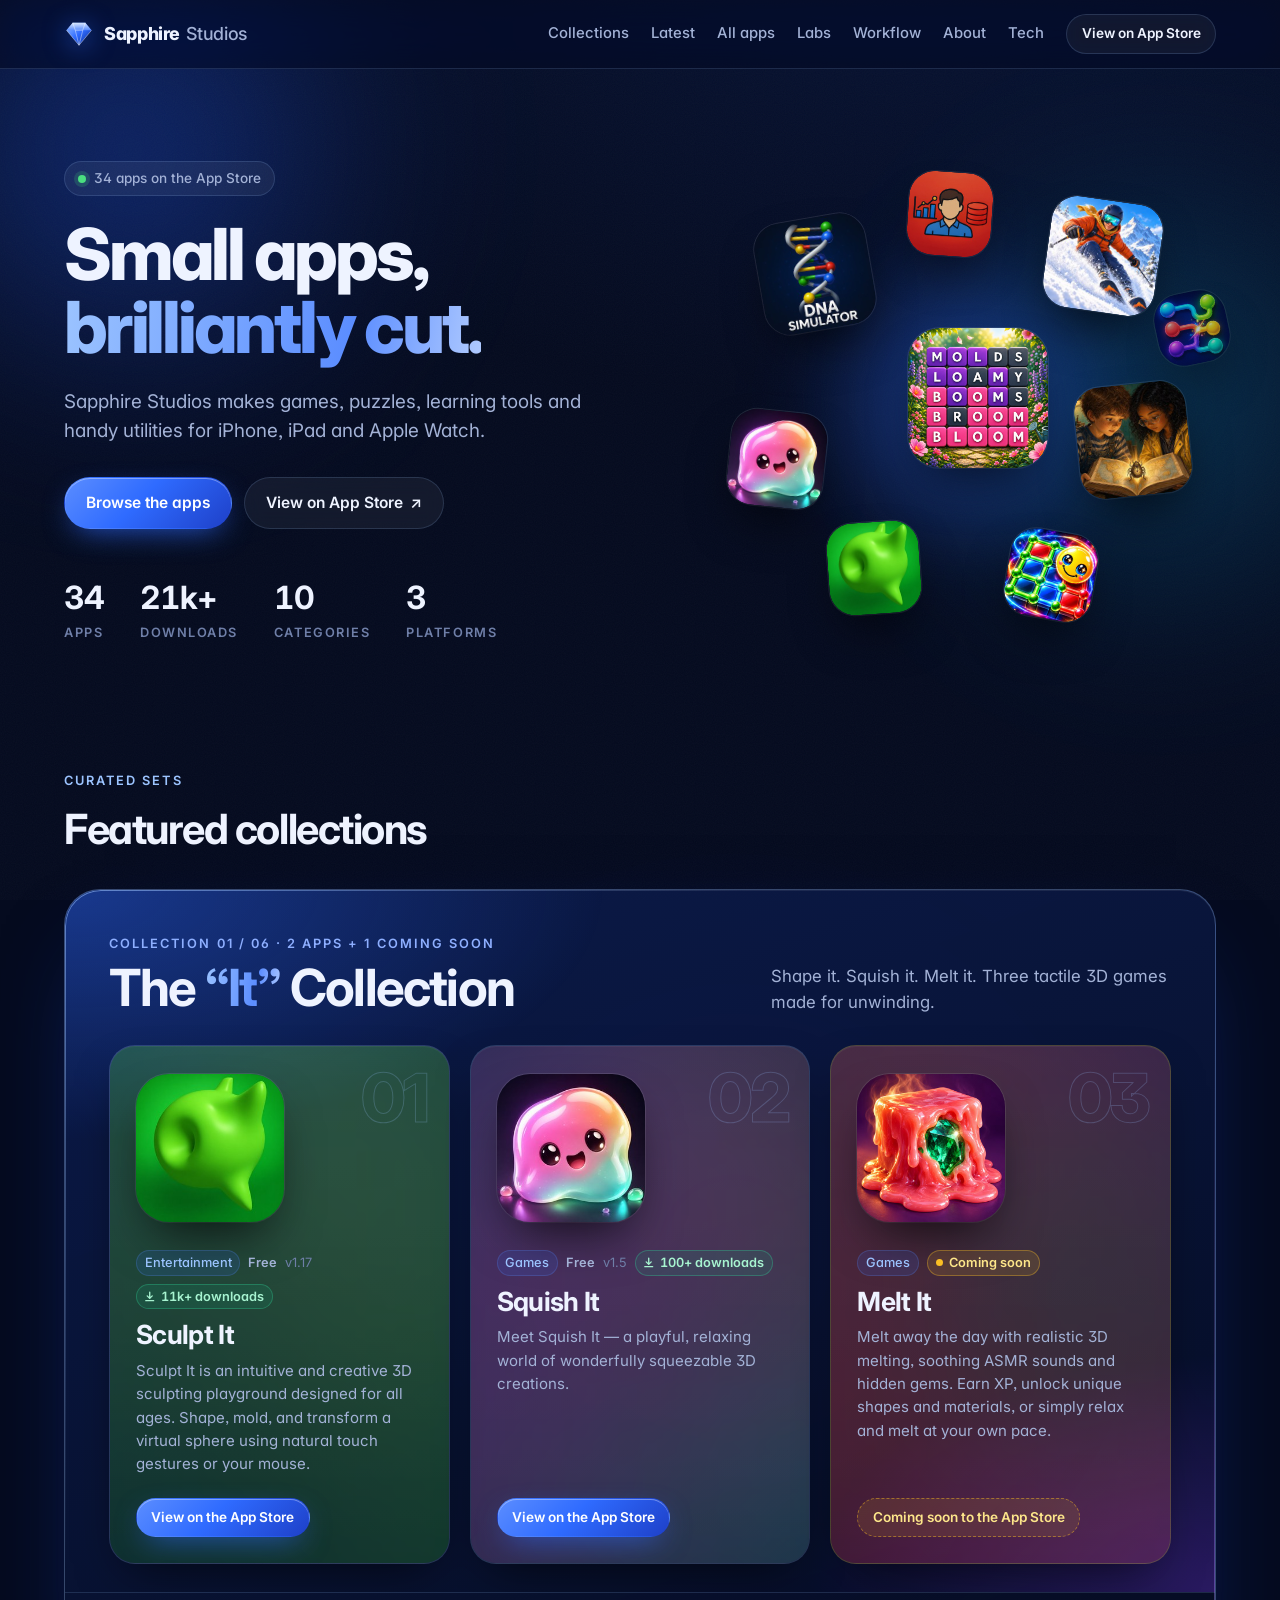
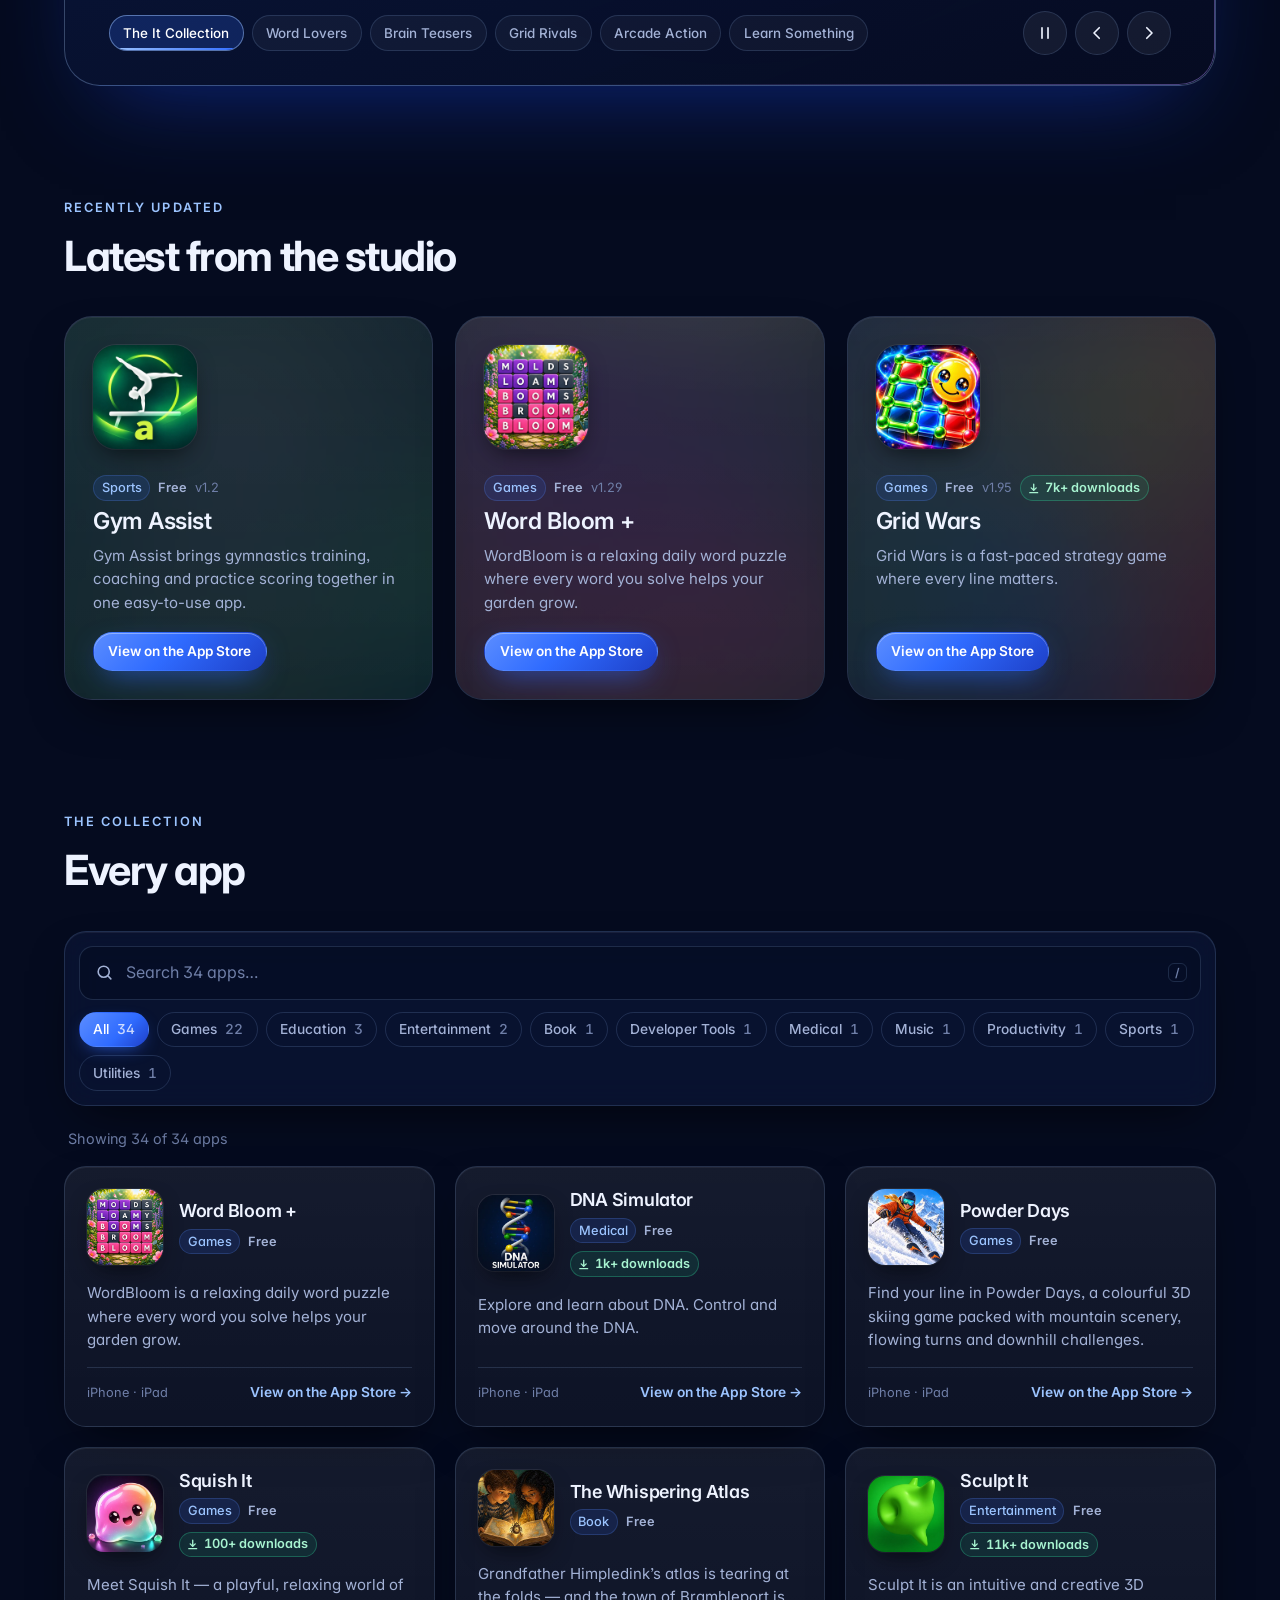
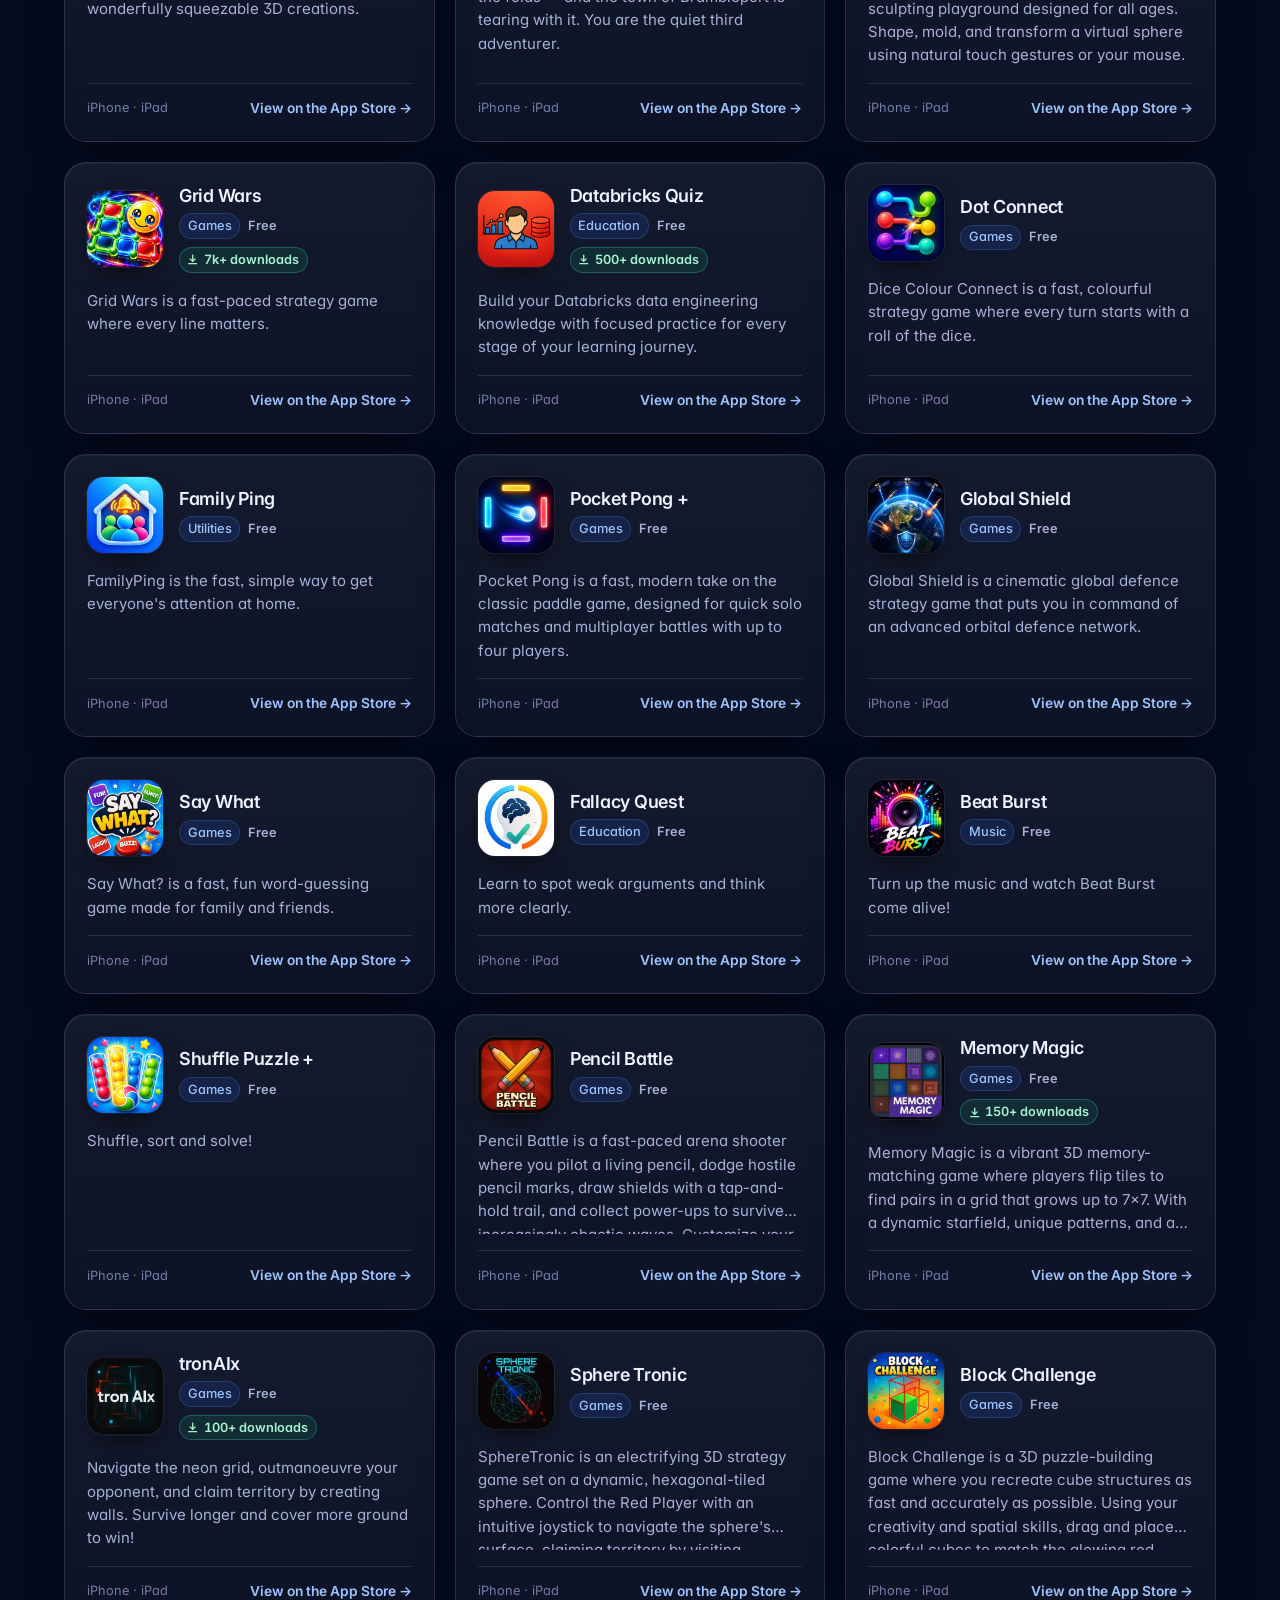
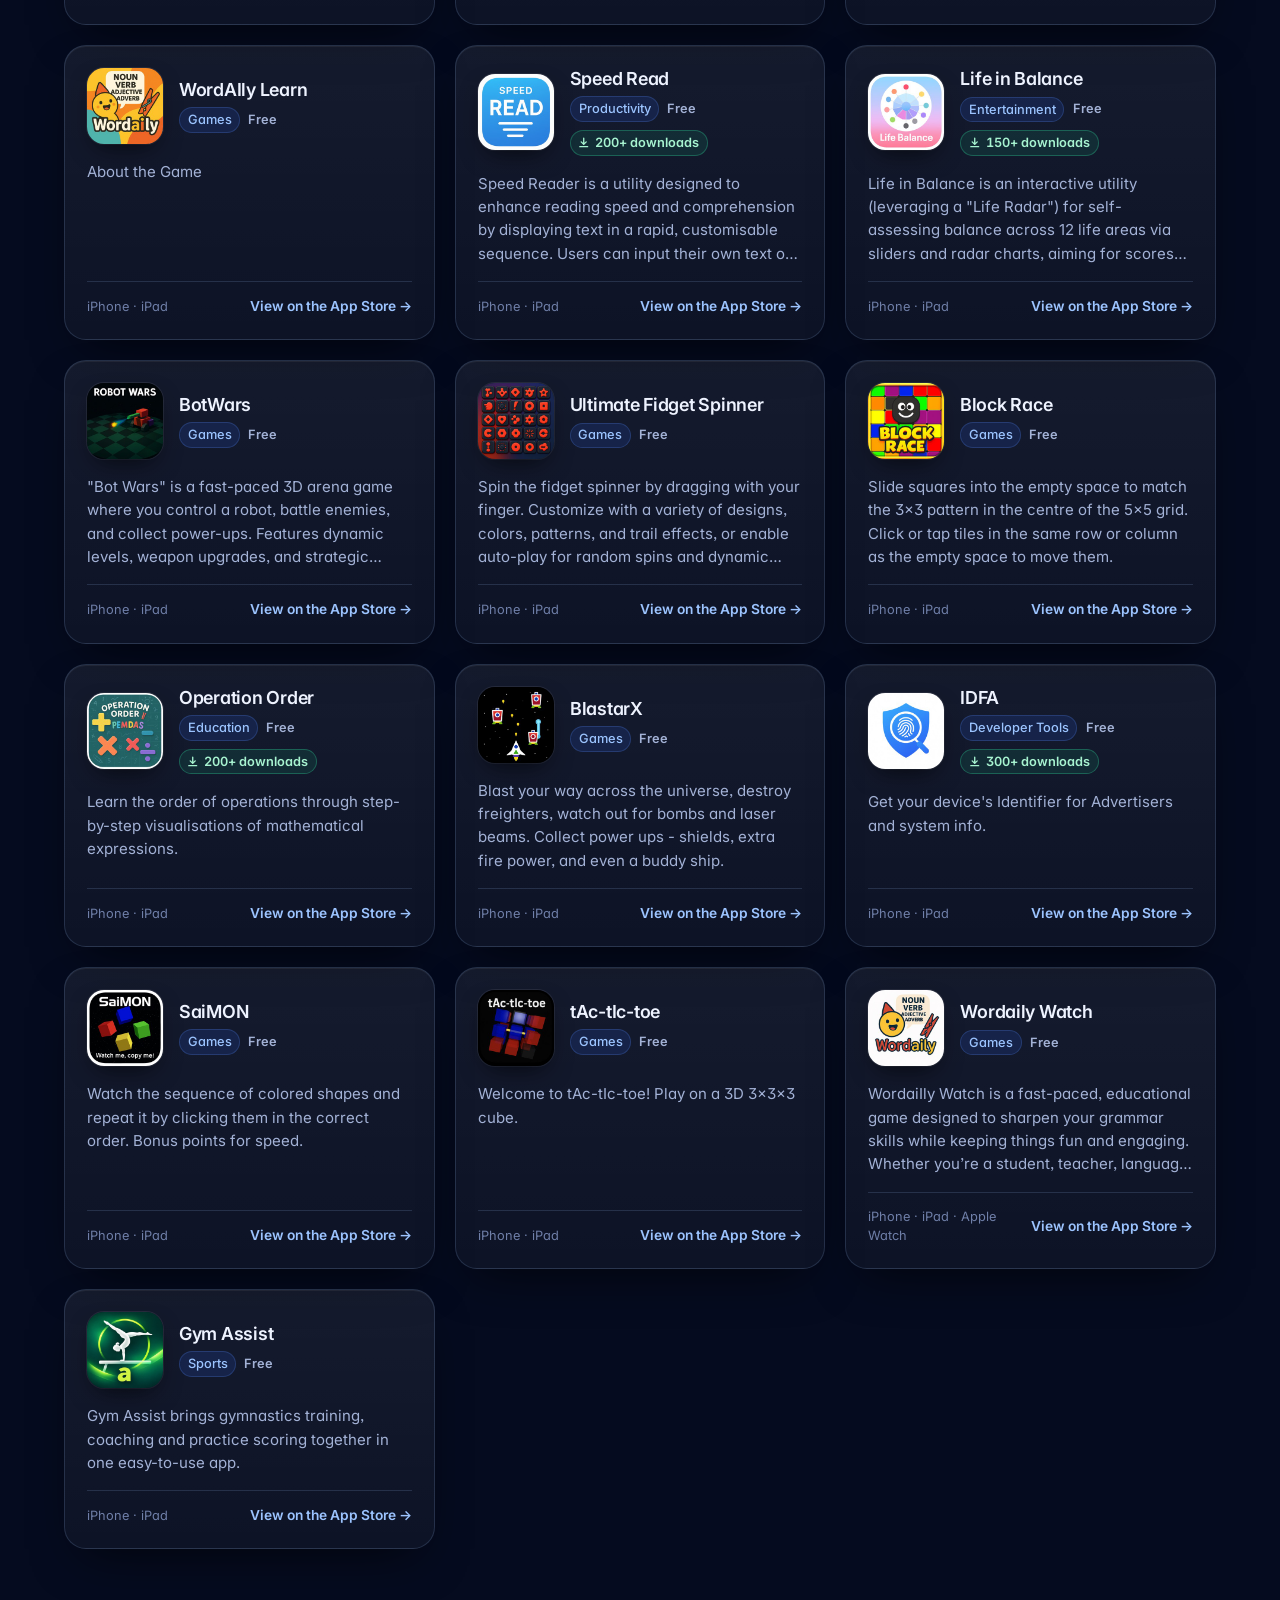
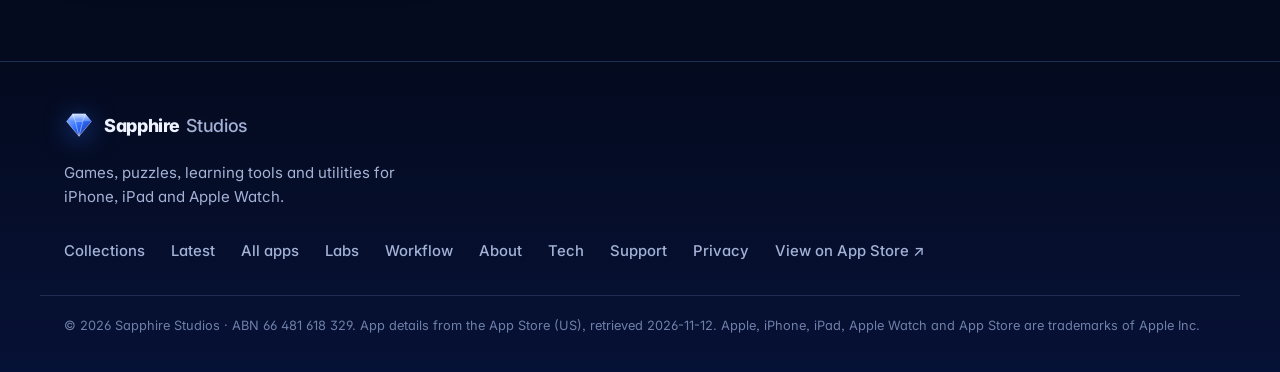
<file: index.html>
<!doctype html>
<html lang="en">
<head>
  <meta charset="utf-8">
  <meta name="viewport" content="width=device-width, initial-scale=1, viewport-fit=cover">
  <title>Sapphire Studios · Apps for iPhone, iPad &amp; Apple Watch</title>
  <meta name="description" content="Sapphire Studios: 34 apps on the App Store, from games and puzzles to learning tools and utilities for iPhone, iPad and Apple Watch.">
  <meta name="theme-color" content="#050b1f">
  <meta name="color-scheme" content="dark">
  <meta property="og:title" content="Sapphire Studios">
  <meta property="og:description" content="34 apps on the App Store for iPhone, iPad and Apple Watch.">
  <meta property="og:type" content="website">
  <link rel="icon" href="data:image/svg+xml,%3Csvg xmlns='http://www.w3.org/2000/svg' viewBox='0 0 48 48'%3E%3Cpath d='M14 6h20l10 12-20 24L4 18z' fill='%232f6bff'/%3E%3Cpath d='M14 6l-10 12h40L34 6z' fill='%239cc4ff'/%3E%3C/svg%3E">
  <link rel="preconnect" href="https://fonts.googleapis.com">
  <link rel="preconnect" href="https://fonts.gstatic.com" crossorigin>
  <link rel="stylesheet" href="https://fonts.googleapis.com/css2?family=Inter:wght@400;500;600;700;800&display=swap">
  <link rel="stylesheet" href="style.css?v=f3586ea51d">
  <script>document.documentElement.className+=' js'</script>
</head>
<body>
  <a class="skip" href="#catalogue">Skip to apps</a>
  <div class="bg" aria-hidden="true"><span class="orb o1"></span><span class="orb o2"></span><span class="orb o3"></span><span class="grain"></span></div>

  <header class="nav">
    <div class="wrap nav-inner">
      <a class="brand" href="#top" aria-label="Sapphire Studios home"><svg class="gem" viewBox="0 0 48 48" aria-hidden="true" focusable="false">
  <defs>
    <linearGradient id="g1" x1="0" y1="0" x2="1" y2="1"><stop offset="0" stop-color="#9cc4ff"/><stop offset=".5" stop-color="#2f6bff"/><stop offset="1" stop-color="#0b2a8a"/></linearGradient>
    <linearGradient id="g2" x1="0" y1="0" x2="0" y2="1"><stop offset="0" stop-color="#e6f0ff"/><stop offset="1" stop-color="#5b8dff"/></linearGradient>
  </defs>
  <path d="M14 6h20l10 12-20 24L4 18z" fill="url(#g1)"/>
  <path d="M14 6l-10 12h40L34 6z" fill="url(#g2)" opacity=".9"/>
  <path d="M14 6l4 12h12l4-12M4 18l20 24 20-24M18 18l6 24 6-24" fill="none" stroke="#fff" stroke-opacity=".55" stroke-width="1.2" stroke-linejoin="round"/>
</svg><span class="wordmark">Sapphire<span>Studios</span></span></a>
      <nav class="nav-links" aria-label="Primary">
        <a class="nav-sec" href="#collections">Collections</a>
        <a class="nav-sec" href="#latest">Latest</a>
        <a href="#catalogue">All apps</a>
        <a class="nav-keep" href="labs.html">Labs</a>
        <a class="nav-keep" href="workflow.html">Workflow</a>
        <a class="nav-keep" href="about.html">About</a>
        <a class="nav-keep" href="tech.html">Tech</a>
        <a class="btn btn-glass btn-sm" href="https://apps.apple.com/us/developer/paul-thornton/id1203471660" target="_blank" rel="noopener">View on App Store</a>
      </nav>
      <button type="button" class="menu-btn" aria-expanded="false" aria-controls="site-menu" aria-label="Open menu"><span class="bars" aria-hidden="true"><span></span><span></span><span></span></span></button>
      <nav class="menu-panel" id="site-menu" aria-label="Menu">
        <a class="menu-link" href="#top" aria-current="page"><span>Apps</span><svg viewBox="0 0 24 24" aria-hidden="true"><path d="M9 6l6 6-6 6"/></svg></a>
        <a class="menu-link" href="labs.html"><span>Labs</span><svg viewBox="0 0 24 24" aria-hidden="true"><path d="M9 6l6 6-6 6"/></svg></a>
        <a class="menu-link" href="workflow.html"><span>Workflow</span><svg viewBox="0 0 24 24" aria-hidden="true"><path d="M9 6l6 6-6 6"/></svg></a>
        <a class="menu-link" href="about.html"><span>About</span><svg viewBox="0 0 24 24" aria-hidden="true"><path d="M9 6l6 6-6 6"/></svg></a>
        <a class="menu-link" href="tech.html"><span>Tech</span><svg viewBox="0 0 24 24" aria-hidden="true"><path d="M9 6l6 6-6 6"/></svg></a>
        <a class="btn btn-primary menu-cta" href="https://apps.apple.com/us/developer/paul-thornton/id1203471660" target="_blank" rel="noopener">View on App Store <span aria-hidden="true">↗</span></a>
      </nav>
    </div>
  </header>

  <main id="top">
    <section class="hero">
      <div class="wrap hero-grid">
        <div class="hero-copy">
          <p class="pill"><span class="dot" aria-hidden="true"></span>34 apps on the App Store</p>
          <h1>Small apps,<br><span class="shine">brilliantly cut.</span></h1>
          <p class="lede">Sapphire Studios makes games, puzzles, learning tools and handy utilities for iPhone, iPad and Apple Watch.</p>
          <div class="cta">
            <a class="btn btn-primary" href="#catalogue">Browse the apps</a>
            <a class="btn btn-glass" href="https://apps.apple.com/us/developer/paul-thornton/id1203471660" target="_blank" rel="noopener">View on App Store <span aria-hidden="true">↗</span></a>
          </div>
          <dl class="stats">
            <div><dt>Apps</dt><dd><span class="count-up" aria-hidden="true">34</span><span class="sr-only">34</span></dd></div>
            <div><dt>Downloads</dt><dd><span class="count-up" aria-hidden="true">21k+</span><span class="sr-only">21k+</span></dd></div>
            <div><dt>Categories</dt><dd><span class="count-up" aria-hidden="true">10</span><span class="sr-only">10</span></dd></div>
            <div><dt>Platforms</dt><dd><span class="count-up" aria-hidden="true">3</span><span class="sr-only">3</span></dd></div>
          </dl>
        </div>
        <nav class="collage" aria-label="Jump to an app">
          <div class="halo" aria-hidden="true"></div>
        <a class="tile t0" href="#app-word-bloom" data-target="app-word-bloom" aria-label="View Word Bloom +" draggable="false"><img src="assets/icons/word-bloom.jpg" alt="" width="120" height="120" decoding="async" draggable="false"></a>
        <a class="tile t1" href="#app-dna-simulator" data-target="app-dna-simulator" aria-label="View DNA Simulator" draggable="false"><img src="assets/icons/dna-simulator.jpg" alt="" width="120" height="120" decoding="async" draggable="false"></a>
        <a class="tile t2" href="#app-powder-days" data-target="app-powder-days" aria-label="View Powder Days" draggable="false"><img src="assets/icons/powder-days.jpg" alt="" width="120" height="120" decoding="async" draggable="false"></a>
        <a class="tile t3" href="#app-squish-it" data-target="app-squish-it" aria-label="View Squish It" draggable="false"><img src="assets/icons/squish-it.jpg" alt="" width="120" height="120" decoding="async" draggable="false"></a>
        <a class="tile t4" href="#app-the-whispering-atlas" data-target="app-the-whispering-atlas" aria-label="View The Whispering Atlas" draggable="false"><img src="assets/icons/the-whispering-atlas.jpg" alt="" width="120" height="120" decoding="async" draggable="false"></a>
        <a class="tile t5" href="#app-sculpt-it" data-target="app-sculpt-it" aria-label="View Sculpt It" draggable="false"><img src="assets/icons/sculpt-it.jpg" alt="" width="120" height="120" decoding="async" draggable="false"></a>
        <a class="tile t6" href="#app-grid-wars" data-target="app-grid-wars" aria-label="View Grid Wars" draggable="false"><img src="assets/icons/grid-wars.jpg" alt="" width="120" height="120" decoding="async" draggable="false"></a>
        <a class="tile t7" href="#app-databricks-quiz" data-target="app-databricks-quiz" aria-label="View Databricks Quiz" draggable="false"><img src="assets/icons/databricks-quiz.jpg" alt="" width="120" height="120" decoding="async" draggable="false"></a>
        <a class="tile t8" href="#app-dot-connect" data-target="app-dot-connect" aria-label="View Dot Connect" draggable="false"><img src="assets/icons/dot-connect.jpg" alt="" width="120" height="120" decoding="async" draggable="false"></a>
        </nav>
      </div>
    </section>

    <section id="collections" class="section wrap" aria-labelledby="col-h">
      <div class="section-head">
        <p class="kicker">Curated sets</p>
        <h2 id="col-h">Featured collections</h2>
      </div>
      <div class="carousel it-panel" aria-roledescription="carousel" aria-label="Featured collections">
        <div class="car-viewport">
          <div class="car-track" id="car-track" aria-live="off">
        <div class="slide n3" id="slide-it" role="group" aria-roledescription="slide" aria-label="1 of 6: The &quot;It&quot; Collection" style="--a1:#2f6bff;--a2:#7c3aed;--g1:rgba(47,107,255,0.38);--g2:rgba(124,58,237,0.3);--a1t:#8eafff">
          <div class="slide-head">
            <div>
              <p class="kicker">Collection 01 / 06 · 2 apps + 1 coming soon</p>
              <h3 class="slide-title">The <span class="shine">&ldquo;It&rdquo;</span> Collection</h3>
            </div>
            <p class="it-tag">Shape it. Squish it. Melt it. Three tactile 3D games made for unwinding.</p>
          </div>
          <div class="it-grid">
            <article class="it-card">
              <div class="feature-glow" aria-hidden="true" style="background-image:url('assets/glow/sculpt-it.jpg')"></div>
              <span class="it-num" aria-hidden="true">01</span>
              <img class="icon icon-xl" src="assets/icons/sculpt-it.jpg" alt="Sculpt It icon" width="148" height="148" loading="lazy" decoding="async">
              <div class="it-body">
                <p class="tags"><span class="genre">Entertainment</span><span class="price">Free</span><span class="ver">v1.17</span><span class="dl-badge"><svg viewBox="0 0 24 24" aria-hidden="true" focusable="false"><path d="M12 4v11m0 0l-4.5-4.5M12 15l4.5-4.5M5 19h14"/></svg>11k+ downloads</span></p>
                <h4>Sculpt It</h4>
                <p class="desc">Sculpt It is an intuitive and creative 3D sculpting playground designed for all ages. Shape, mold, and transform a virtual sphere using natural touch gestures or your mouse.</p>
                <a class="btn btn-primary btn-sm" href="https://apps.apple.com/us/app/sculpt-it/id6752210028" target="_blank" rel="noopener" aria-label="View Sculpt It on the App Store">View on the App Store</a>
              </div>
            </article>
            <article class="it-card">
              <div class="feature-glow" aria-hidden="true" style="background-image:url('assets/glow/squish-it.jpg')"></div>
              <span class="it-num" aria-hidden="true">02</span>
              <img class="icon icon-xl" src="assets/icons/squish-it.jpg" alt="Squish It icon" width="148" height="148" loading="lazy" decoding="async">
              <div class="it-body">
                <p class="tags"><span class="genre">Games</span><span class="price">Free</span><span class="ver">v1.5</span><span class="dl-badge"><svg viewBox="0 0 24 24" aria-hidden="true" focusable="false"><path d="M12 4v11m0 0l-4.5-4.5M12 15l4.5-4.5M5 19h14"/></svg>100+ downloads</span></p>
                <h4>Squish It</h4>
                <p class="desc">Meet Squish It — a playful, relaxing world of wonderfully squeezable 3D creations.</p>
                <a class="btn btn-primary btn-sm" href="https://apps.apple.com/us/app/squish-it/id6807377423" target="_blank" rel="noopener" aria-label="View Squish It on the App Store">View on the App Store</a>
              </div>
            </article>
            <article class="it-card is-soon">
              <div class="feature-glow" aria-hidden="true" style="background-image:url('assets/glow/melt-it.jpg')"></div>
              <span class="it-num" aria-hidden="true">03</span>
              <img class="icon icon-xl" src="assets/icons/melt-it.jpg" alt="Melt It icon" width="148" height="148" loading="lazy" decoding="async">
              <div class="it-body">
                <p class="tags"><span class="genre">Games</span><span class="soon-badge"><span class="pulse" aria-hidden="true"></span>Coming soon</span></p>
                <h4>Melt It</h4>
                <p class="desc">Melt away the day with realistic 3D melting, soothing ASMR sounds and hidden gems. Earn XP, unlock unique shapes and materials, or simply relax and melt at your own pace.</p>
                <span class="btn btn-soon btn-sm" role="note">Coming soon to the App Store</span>
              </div>
            </article>
          </div>
        </div>
        <div class="slide n4" id="slide-words" role="group" aria-roledescription="slide" aria-label="2 of 6: Word Lovers" style="--a1:#10b981;--a2:#2f6bff;--g1:rgba(16,185,129,0.38);--g2:rgba(47,107,255,0.3);--a1t:#80d2c6" aria-hidden="true" inert>
          <div class="slide-head">
            <div>
              <p class="kicker">Collection 02 / 06 · 4 apps</p>
              <h3 class="slide-title">Word Lovers</h3>
            </div>
            <p class="it-tag">Daily word puzzles, grammar sprints and a family guessing game.</p>
          </div>
          <div class="it-grid">
            <article class="it-card">
              <div class="feature-glow" aria-hidden="true" style="background-image:url('assets/glow/word-bloom.jpg')"></div>
              <span class="it-num" aria-hidden="true">01</span>
              <img class="icon icon-xl" src="assets/icons/word-bloom.jpg" alt="Word Bloom + icon" width="148" height="148" loading="lazy" decoding="async">
              <div class="it-body">
                <p class="tags"><span class="genre">Games</span><span class="price">Free</span><span class="ver">v1.29</span></p>
                <h4>Word Bloom +</h4>
                <p class="desc">WordBloom is a relaxing daily word puzzle where every word you solve helps your garden grow.</p>
                <a class="btn btn-primary btn-sm" href="https://apps.apple.com/us/app/word-bloom/id6806432874" target="_blank" rel="noopener" aria-label="View Word Bloom + on the App Store">View on the App Store</a>
              </div>
            </article>
            <article class="it-card">
              <div class="feature-glow" aria-hidden="true" style="background-image:url('assets/glow/wordaily-learn.jpg')"></div>
              <span class="it-num" aria-hidden="true">02</span>
              <img class="icon icon-xl" src="assets/icons/wordaily-learn.jpg" alt="WordAIly Learn icon" width="148" height="148" loading="lazy" decoding="async">
              <div class="it-body">
                <p class="tags"><span class="genre">Games</span><span class="price">Free</span><span class="ver">v1.2</span></p>
                <h4>WordAIly Learn</h4>
                <p class="desc">About the Game</p>
                <a class="btn btn-primary btn-sm" href="https://apps.apple.com/us/app/wordaily-learn/id6745310697" target="_blank" rel="noopener" aria-label="View WordAIly Learn on the App Store">View on the App Store</a>
              </div>
            </article>
            <article class="it-card">
              <div class="feature-glow" aria-hidden="true" style="background-image:url('assets/glow/wordaily-watch.jpg')"></div>
              <span class="it-num" aria-hidden="true">03</span>
              <img class="icon icon-xl" src="assets/icons/wordaily-watch.jpg" alt="Wordaily Watch icon" width="148" height="148" loading="lazy" decoding="async">
              <div class="it-body">
                <p class="tags"><span class="genre">Games</span><span class="price">Free</span><span class="ver">v1.0</span></p>
                <h4>Wordaily Watch</h4>
                <p class="desc">WordaiIly Watch is a fast-paced, educational game designed to sharpen your grammar skills while keeping things fun and engaging. Whether you’re a student, teacher, language learner, or just love word games, WordaiIly Watch will…</p>
                <a class="btn btn-primary btn-sm" href="https://apps.apple.com/us/app/wordaily-watch/id6746109051" target="_blank" rel="noopener" aria-label="View Wordaily Watch on the App Store">View on the App Store</a>
              </div>
            </article>
            <article class="it-card">
              <div class="feature-glow" aria-hidden="true" style="background-image:url('assets/glow/say-what.jpg')"></div>
              <span class="it-num" aria-hidden="true">04</span>
              <img class="icon icon-xl" src="assets/icons/say-what.jpg" alt="Say What icon" width="148" height="148" loading="lazy" decoding="async">
              <div class="it-body">
                <p class="tags"><span class="genre">Games</span><span class="price">Free</span><span class="ver">v1.1</span></p>
                <h4>Say What</h4>
                <p class="desc">Say What? is a fast, fun word-guessing game made for family and friends.</p>
                <a class="btn btn-primary btn-sm" href="https://apps.apple.com/us/app/say-what/id6800574686" target="_blank" rel="noopener" aria-label="View Say What on the App Store">View on the App Store</a>
              </div>
            </article>
          </div>
        </div>
        <div class="slide n5" id="slide-brain" role="group" aria-roledescription="slide" aria-label="3 of 6: Brain Teasers" style="--a1:#06b6d4;--a2:#6366f1;--g1:rgba(6,182,212,0.38);--g2:rgba(99,102,241,0.3);--a1t:#7bd1ec" aria-hidden="true" inert>
          <div class="slide-head">
            <div>
              <p class="kicker">Collection 03 / 06 · 5 apps</p>
              <h3 class="slide-title">Brain Teasers</h3>
            </div>
            <p class="it-tag">Sort, slide, build and remember: puzzles for a sharp mind.</p>
          </div>
          <div class="it-grid">
            <article class="it-card">
              <div class="feature-glow" aria-hidden="true" style="background-image:url('assets/glow/shuffle-puzzle.jpg')"></div>
              <span class="it-num" aria-hidden="true">01</span>
              <img class="icon icon-xl" src="assets/icons/shuffle-puzzle.jpg" alt="Shuffle Puzzle + icon" width="148" height="148" loading="lazy" decoding="async">
              <div class="it-body">
                <p class="tags"><span class="genre">Games</span><span class="price">Free</span><span class="ver">v1.1</span></p>
                <h4>Shuffle Puzzle +</h4>
                <p class="desc">Shuffle, sort and solve!</p>
                <a class="btn btn-primary btn-sm" href="https://apps.apple.com/us/app/shuffle-puzzle/id6799309680" target="_blank" rel="noopener" aria-label="View Shuffle Puzzle + on the App Store">View on the App Store</a>
              </div>
            </article>
            <article class="it-card">
              <div class="feature-glow" aria-hidden="true" style="background-image:url('assets/glow/block-race.jpg')"></div>
              <span class="it-num" aria-hidden="true">02</span>
              <img class="icon icon-xl" src="assets/icons/block-race.jpg" alt="Block Race icon" width="148" height="148" loading="lazy" decoding="async">
              <div class="it-body">
                <p class="tags"><span class="genre">Games</span><span class="price">Free</span><span class="ver">v1.0</span></p>
                <h4>Block Race</h4>
                <p class="desc">Slide squares into the empty space to match the 3x3 pattern in the centre of the 5x5 grid. Click or tap tiles in the same row or column as the empty space to move them.</p>
                <a class="btn btn-primary btn-sm" href="https://apps.apple.com/us/app/block-race/id6749191610" target="_blank" rel="noopener" aria-label="View Block Race on the App Store">View on the App Store</a>
              </div>
            </article>
            <article class="it-card">
              <div class="feature-glow" aria-hidden="true" style="background-image:url('assets/glow/block-challenge.jpg')"></div>
              <span class="it-num" aria-hidden="true">03</span>
              <img class="icon icon-xl" src="assets/icons/block-challenge.jpg" alt="Block Challenge icon" width="148" height="148" loading="lazy" decoding="async">
              <div class="it-body">
                <p class="tags"><span class="genre">Games</span><span class="price">Free</span><span class="ver">v1.0</span></p>
                <h4>Block Challenge</h4>
                <p class="desc">Block Challenge is a 3D puzzle-building game where you recreate cube structures as fast and accurately as possible. Using your creativity and spatial skills, drag and place colorful cubes to match the glowing red wireframe targets.</p>
                <a class="btn btn-primary btn-sm" href="https://apps.apple.com/us/app/block-challenge/id6749925615" target="_blank" rel="noopener" aria-label="View Block Challenge on the App Store">View on the App Store</a>
              </div>
            </article>
            <article class="it-card">
              <div class="feature-glow" aria-hidden="true" style="background-image:url('assets/glow/memory-magic.jpg')"></div>
              <span class="it-num" aria-hidden="true">04</span>
              <img class="icon icon-xl" src="assets/icons/memory-magic.jpg" alt="Memory Magic icon" width="148" height="148" loading="lazy" decoding="async">
              <div class="it-body">
                <p class="tags"><span class="genre">Games</span><span class="price">Free</span><span class="ver">v1.3</span><span class="dl-badge"><svg viewBox="0 0 24 24" aria-hidden="true" focusable="false"><path d="M12 4v11m0 0l-4.5-4.5M12 15l4.5-4.5M5 19h14"/></svg>150+ downloads</span></p>
                <h4>Memory Magic</h4>
                <p class="desc">Memory Magic is a vibrant 3D memory-matching game where players flip tiles to find pairs in a grid that grows up to 7x7. With a dynamic starfield, unique patterns, and a sleek interface, it offers engaging gameplay with Autoplay, a…</p>
                <a class="btn btn-primary btn-sm" href="https://apps.apple.com/us/app/memory-magic/id6749749237" target="_blank" rel="noopener" aria-label="View Memory Magic on the App Store">View on the App Store</a>
              </div>
            </article>
            <article class="it-card">
              <div class="feature-glow" aria-hidden="true" style="background-image:url('assets/glow/saimon.jpg')"></div>
              <span class="it-num" aria-hidden="true">05</span>
              <img class="icon icon-xl" src="assets/icons/saimon.jpg" alt="SaiMON icon" width="148" height="148" loading="lazy" decoding="async">
              <div class="it-body">
                <p class="tags"><span class="genre">Games</span><span class="price">Free</span><span class="ver">v1.2</span></p>
                <h4>SaiMON</h4>
                <p class="desc">Watch the sequence of colored shapes and repeat it by clicking them in the correct order. Bonus points for speed.</p>
                <a class="btn btn-primary btn-sm" href="https://apps.apple.com/us/app/saimon/id6745421812" target="_blank" rel="noopener" aria-label="View SaiMON on the App Store">View on the App Store</a>
              </div>
            </article>
          </div>
        </div>
        <div class="slide n5" id="slide-rivals" role="group" aria-roledescription="slide" aria-label="4 of 6: Grid Rivals" style="--a1:#ec4899;--a2:#6366f1;--g1:rgba(236,72,153,0.38);--g2:rgba(99,102,241,0.3);--a1t:#e39fd1" aria-hidden="true" inert>
          <div class="slide-head">
            <div>
              <p class="kicker">Collection 04 / 06 · 5 apps</p>
              <h3 class="slide-title">Grid Rivals</h3>
            </div>
            <p class="it-tag">Claim the board with dots, hexes and neon trails, against friends or the AI.</p>
          </div>
          <div class="it-grid">
            <article class="it-card">
              <div class="feature-glow" aria-hidden="true" style="background-image:url('assets/glow/grid-wars.jpg')"></div>
              <span class="it-num" aria-hidden="true">01</span>
              <img class="icon icon-xl" src="assets/icons/grid-wars.jpg" alt="Grid Wars icon" width="148" height="148" loading="lazy" decoding="async">
              <div class="it-body">
                <p class="tags"><span class="genre">Games</span><span class="price">Free</span><span class="ver">v1.95</span><span class="dl-badge"><svg viewBox="0 0 24 24" aria-hidden="true" focusable="false"><path d="M12 4v11m0 0l-4.5-4.5M12 15l4.5-4.5M5 19h14"/></svg>7k+ downloads</span></p>
                <h4>Grid Wars</h4>
                <p class="desc">Grid Wars is a fast-paced strategy game where every line matters.</p>
                <a class="btn btn-primary btn-sm" href="https://apps.apple.com/us/app/grid-wars/id6746311515" target="_blank" rel="noopener" aria-label="View Grid Wars on the App Store">View on the App Store</a>
              </div>
            </article>
            <article class="it-card">
              <div class="feature-glow" aria-hidden="true" style="background-image:url('assets/glow/dot-connect.jpg')"></div>
              <span class="it-num" aria-hidden="true">02</span>
              <img class="icon icon-xl" src="assets/icons/dot-connect.jpg" alt="Dot Connect icon" width="148" height="148" loading="lazy" decoding="async">
              <div class="it-body">
                <p class="tags"><span class="genre">Games</span><span class="price">Free</span><span class="ver">v1.4</span></p>
                <h4>Dot Connect</h4>
                <p class="desc">Dice Colour Connect is a fast, colourful strategy game where every turn starts with a roll of the dice.</p>
                <a class="btn btn-primary btn-sm" href="https://apps.apple.com/us/app/dot-connect/id6794566268" target="_blank" rel="noopener" aria-label="View Dot Connect on the App Store">View on the App Store</a>
              </div>
            </article>
            <article class="it-card">
              <div class="feature-glow" aria-hidden="true" style="background-image:url('assets/glow/tac-tic-toe.jpg')"></div>
              <span class="it-num" aria-hidden="true">03</span>
              <img class="icon icon-xl" src="assets/icons/tac-tic-toe.jpg" alt="tAc-tIc-toe icon" width="148" height="148" loading="lazy" decoding="async">
              <div class="it-body">
                <p class="tags"><span class="genre">Games</span><span class="price">Free</span><span class="ver">v1.2</span></p>
                <h4>tAc-tIc-toe</h4>
                <p class="desc">Welcome to tAc-tIc-toe! Play on a 3D 3x3x3 cube.</p>
                <a class="btn btn-primary btn-sm" href="https://apps.apple.com/us/app/tac-tic-toe/id6745460754" target="_blank" rel="noopener" aria-label="View tAc-tIc-toe on the App Store">View on the App Store</a>
              </div>
            </article>
            <article class="it-card">
              <div class="feature-glow" aria-hidden="true" style="background-image:url('assets/glow/tronaix.jpg')"></div>
              <span class="it-num" aria-hidden="true">04</span>
              <img class="icon icon-xl" src="assets/icons/tronaix.jpg" alt="tronAIx icon" width="148" height="148" loading="lazy" decoding="async">
              <div class="it-body">
                <p class="tags"><span class="genre">Games</span><span class="price">Free</span><span class="ver">v1.4</span><span class="dl-badge"><svg viewBox="0 0 24 24" aria-hidden="true" focusable="false"><path d="M12 4v11m0 0l-4.5-4.5M12 15l4.5-4.5M5 19h14"/></svg>100+ downloads</span></p>
                <h4>tronAIx</h4>
                <p class="desc">Navigate the neon grid, outmanoeuvre your opponent, and claim territory by creating walls. Survive longer and cover more ground to win!</p>
                <a class="btn btn-primary btn-sm" href="https://apps.apple.com/us/app/tronaix/id6745674718" target="_blank" rel="noopener" aria-label="View tronAIx on the App Store">View on the App Store</a>
              </div>
            </article>
            <article class="it-card">
              <div class="feature-glow" aria-hidden="true" style="background-image:url('assets/glow/sphere-tronic.jpg')"></div>
              <span class="it-num" aria-hidden="true">05</span>
              <img class="icon icon-xl" src="assets/icons/sphere-tronic.jpg" alt="Sphere Tronic icon" width="148" height="148" loading="lazy" decoding="async">
              <div class="it-body">
                <p class="tags"><span class="genre">Games</span><span class="price">Free</span><span class="ver">v1.1</span></p>
                <h4>Sphere Tronic</h4>
                <p class="desc">SphereTronic is an electrifying 3D strategy game set on a dynamic, hexagonal-tiled sphere. Control the Red Player with an intuitive joystick to navigate the sphere&#x27;s surface, claiming territory by visiting hexagonal tiles while avoiding…</p>
                <a class="btn btn-primary btn-sm" href="https://apps.apple.com/us/app/sphere-tronic/id6749785283" target="_blank" rel="noopener" aria-label="View Sphere Tronic on the App Store">View on the App Store</a>
              </div>
            </article>
          </div>
        </div>
        <div class="slide n5" id="slide-arcade" role="group" aria-roledescription="slide" aria-label="5 of 6: Arcade Action" style="--a1:#f97316;--a2:#e11d48;--g1:rgba(249,115,22,0.38);--g2:rgba(225,29,72,0.3);--a1t:#e8b396" aria-hidden="true" inert>
          <div class="slide-head">
            <div>
              <p class="kicker">Collection 05 / 06 · 5 apps</p>
              <h3 class="slide-title">Arcade Action</h3>
            </div>
            <p class="it-tag">Paddles, power-ups and laser fire for quick, high-energy sessions.</p>
          </div>
          <div class="it-grid">
            <article class="it-card">
              <div class="feature-glow" aria-hidden="true" style="background-image:url('assets/glow/pocket-pong.jpg')"></div>
              <span class="it-num" aria-hidden="true">01</span>
              <img class="icon icon-xl" src="assets/icons/pocket-pong.jpg" alt="Pocket Pong + icon" width="148" height="148" loading="lazy" decoding="async">
              <div class="it-body">
                <p class="tags"><span class="genre">Games</span><span class="price">Free</span><span class="ver">v1.0</span></p>
                <h4>Pocket Pong +</h4>
                <p class="desc">Pocket Pong is a fast, modern take on the classic paddle game, designed for quick solo matches and multiplayer battles with up to four players.</p>
                <a class="btn btn-primary btn-sm" href="https://apps.apple.com/us/app/pocket-pong/id6812204421" target="_blank" rel="noopener" aria-label="View Pocket Pong + on the App Store">View on the App Store</a>
              </div>
            </article>
            <article class="it-card">
              <div class="feature-glow" aria-hidden="true" style="background-image:url('assets/glow/blastarx.jpg')"></div>
              <span class="it-num" aria-hidden="true">02</span>
              <img class="icon icon-xl" src="assets/icons/blastarx.jpg" alt="BlastarX icon" width="148" height="148" loading="lazy" decoding="async">
              <div class="it-body">
                <p class="tags"><span class="genre">Games</span><span class="price">Free</span><span class="ver">v1.1</span></p>
                <h4>BlastarX</h4>
                <p class="desc">Blast your way across the universe, destroy freighters, watch out for bombs and laser beams. Collect power ups - shields, extra fire power, and even a buddy ship.</p>
                <a class="btn btn-primary btn-sm" href="https://apps.apple.com/us/app/blastarx/id6745788334" target="_blank" rel="noopener" aria-label="View BlastarX on the App Store">View on the App Store</a>
              </div>
            </article>
            <article class="it-card">
              <div class="feature-glow" aria-hidden="true" style="background-image:url('assets/glow/pencil-battle.jpg')"></div>
              <span class="it-num" aria-hidden="true">03</span>
              <img class="icon icon-xl" src="assets/icons/pencil-battle.jpg" alt="Pencil Battle icon" width="148" height="148" loading="lazy" decoding="async">
              <div class="it-body">
                <p class="tags"><span class="genre">Games</span><span class="price">Free</span><span class="ver">v1.2</span></p>
                <h4>Pencil Battle</h4>
                <p class="desc">Pencil Battle is a fast-paced arena shooter where you pilot a living pencil, dodge hostile pencil marks, draw shields with a tap-and-hold trail, and collect power-ups to survive increasingly chaotic waves. Customize your pencil, upgrade…</p>
                <a class="btn btn-primary btn-sm" href="https://apps.apple.com/us/app/pencil-battle/id6755647575" target="_blank" rel="noopener" aria-label="View Pencil Battle on the App Store">View on the App Store</a>
              </div>
            </article>
            <article class="it-card">
              <div class="feature-glow" aria-hidden="true" style="background-image:url('assets/glow/botwars.jpg')"></div>
              <span class="it-num" aria-hidden="true">04</span>
              <img class="icon icon-xl" src="assets/icons/botwars.jpg" alt="BotWars icon" width="148" height="148" loading="lazy" decoding="async">
              <div class="it-body">
                <p class="tags"><span class="genre">Games</span><span class="price">Free</span><span class="ver">v1.0</span></p>
                <h4>BotWars</h4>
                <p class="desc">&quot;Bot Wars&quot; is a fast-paced 3D arena game where you control a robot, battle enemies, and collect power-ups. Features dynamic levels, weapon upgrades, and strategic gameplay.</p>
                <a class="btn btn-primary btn-sm" href="https://apps.apple.com/us/app/botwars/id6746716792" target="_blank" rel="noopener" aria-label="View BotWars on the App Store">View on the App Store</a>
              </div>
            </article>
            <article class="it-card">
              <div class="feature-glow" aria-hidden="true" style="background-image:url('assets/glow/global-shield.jpg')"></div>
              <span class="it-num" aria-hidden="true">05</span>
              <img class="icon icon-xl" src="assets/icons/global-shield.jpg" alt="Global Shield icon" width="148" height="148" loading="lazy" decoding="async">
              <div class="it-body">
                <p class="tags"><span class="genre">Games</span><span class="price">Free</span><span class="ver">v1.0</span></p>
                <h4>Global Shield</h4>
                <p class="desc">Global Shield is a cinematic global defence strategy game that puts you in command of an advanced orbital defence network.</p>
                <a class="btn btn-primary btn-sm" href="https://apps.apple.com/us/app/global-shield/id6802267984" target="_blank" rel="noopener" aria-label="View Global Shield on the App Store">View on the App Store</a>
              </div>
            </article>
          </div>
        </div>
        <div class="slide n4" id="slide-learn" role="group" aria-roledescription="slide" aria-label="6 of 6: Learn Something" style="--a1:#eab308;--a2:#2f6bff;--g1:rgba(234,179,8,0.38);--g2:rgba(47,107,255,0.3);--a1t:#e2d090" aria-hidden="true" inert>
          <div class="slide-head">
            <div>
              <p class="kicker">Collection 06 / 06 · 4 apps</p>
              <h3 class="slide-title">Learn Something</h3>
            </div>
            <p class="it-tag">Quizzes and interactive explainers that make learning stick.</p>
          </div>
          <div class="it-grid">
            <article class="it-card">
              <div class="feature-glow" aria-hidden="true" style="background-image:url('assets/glow/fallacy-quest.jpg')"></div>
              <span class="it-num" aria-hidden="true">01</span>
              <img class="icon icon-xl" src="assets/icons/fallacy-quest.jpg" alt="Fallacy Quest icon" width="148" height="148" loading="lazy" decoding="async">
              <div class="it-body">
                <p class="tags"><span class="genre">Education</span><span class="price">Free</span><span class="ver">v1.1</span></p>
                <h4>Fallacy Quest</h4>
                <p class="desc">Learn to spot weak arguments and think more clearly.</p>
                <a class="btn btn-primary btn-sm" href="https://apps.apple.com/us/app/fallacy-quest/id6801763407" target="_blank" rel="noopener" aria-label="View Fallacy Quest on the App Store">View on the App Store</a>
              </div>
            </article>
            <article class="it-card">
              <div class="feature-glow" aria-hidden="true" style="background-image:url('assets/glow/operation-order.jpg')"></div>
              <span class="it-num" aria-hidden="true">02</span>
              <img class="icon icon-xl" src="assets/icons/operation-order.jpg" alt="Operation Order icon" width="148" height="148" loading="lazy" decoding="async">
              <div class="it-body">
                <p class="tags"><span class="genre">Education</span><span class="price">Free</span><span class="ver">v1.0</span><span class="dl-badge"><svg viewBox="0 0 24 24" aria-hidden="true" focusable="false"><path d="M12 4v11m0 0l-4.5-4.5M12 15l4.5-4.5M5 19h14"/></svg>200+ downloads</span></p>
                <h4>Operation Order</h4>
                <p class="desc">Learn the order of operations through step-by-step visualisations of mathematical expressions.</p>
                <a class="btn btn-primary btn-sm" href="https://apps.apple.com/us/app/operation-order/id6746138959" target="_blank" rel="noopener" aria-label="View Operation Order on the App Store">View on the App Store</a>
              </div>
            </article>
            <article class="it-card">
              <div class="feature-glow" aria-hidden="true" style="background-image:url('assets/glow/dna-simulator.jpg')"></div>
              <span class="it-num" aria-hidden="true">03</span>
              <img class="icon icon-xl" src="assets/icons/dna-simulator.jpg" alt="DNA Simulator icon" width="148" height="148" loading="lazy" decoding="async">
              <div class="it-body">
                <p class="tags"><span class="genre">Medical</span><span class="price">Free</span><span class="ver">v1.1</span><span class="dl-badge"><svg viewBox="0 0 24 24" aria-hidden="true" focusable="false"><path d="M12 4v11m0 0l-4.5-4.5M12 15l4.5-4.5M5 19h14"/></svg>1k+ downloads</span></p>
                <h4>DNA Simulator</h4>
                <p class="desc">Explore and learn about DNA. Control and move around the DNA.</p>
                <a class="btn btn-primary btn-sm" href="https://apps.apple.com/us/app/dna-simulator/id6746059198" target="_blank" rel="noopener" aria-label="View DNA Simulator on the App Store">View on the App Store</a>
              </div>
            </article>
            <article class="it-card">
              <div class="feature-glow" aria-hidden="true" style="background-image:url('assets/glow/databricks-quiz.jpg')"></div>
              <span class="it-num" aria-hidden="true">04</span>
              <img class="icon icon-xl" src="assets/icons/databricks-quiz.jpg" alt="Databricks Quiz icon" width="148" height="148" loading="lazy" decoding="async">
              <div class="it-body">
                <p class="tags"><span class="genre">Education</span><span class="price">Free</span><span class="ver">v1.2</span><span class="dl-badge"><svg viewBox="0 0 24 24" aria-hidden="true" focusable="false"><path d="M12 4v11m0 0l-4.5-4.5M12 15l4.5-4.5M5 19h14"/></svg>500+ downloads</span></p>
                <h4>Databricks Quiz</h4>
                <p class="desc">Build your Databricks data engineering knowledge with focused practice for every stage of your learning journey.</p>
                <a class="btn btn-primary btn-sm" href="https://apps.apple.com/us/app/databricks-quiz/id6746024891" target="_blank" rel="noopener" aria-label="View Databricks Quiz on the App Store">View on the App Store</a>
              </div>
            </article>
          </div>
        </div>
          </div>
        </div>
        <div class="car-controls">
          <div class="car-pills" role="group" aria-label="Choose a collection">
          <button type="button" class="pill-btn active" data-i="0" aria-controls="slide-it" aria-label="Show The &quot;It&quot; Collection" aria-current="true"><span class="pill-label">The It Collection</span><span class="pill-bar" aria-hidden="true"></span></button>
          <button type="button" class="pill-btn" data-i="1" aria-controls="slide-words" aria-label="Show Word Lovers"><span class="pill-label">Word Lovers</span><span class="pill-bar" aria-hidden="true"></span></button>
          <button type="button" class="pill-btn" data-i="2" aria-controls="slide-brain" aria-label="Show Brain Teasers"><span class="pill-label">Brain Teasers</span><span class="pill-bar" aria-hidden="true"></span></button>
          <button type="button" class="pill-btn" data-i="3" aria-controls="slide-rivals" aria-label="Show Grid Rivals"><span class="pill-label">Grid Rivals</span><span class="pill-bar" aria-hidden="true"></span></button>
          <button type="button" class="pill-btn" data-i="4" aria-controls="slide-arcade" aria-label="Show Arcade Action"><span class="pill-label">Arcade Action</span><span class="pill-bar" aria-hidden="true"></span></button>
          <button type="button" class="pill-btn" data-i="5" aria-controls="slide-learn" aria-label="Show Learn Something"><span class="pill-label">Learn Something</span><span class="pill-bar" aria-hidden="true"></span></button>
          </div>
          <div class="car-buttons">
            <button type="button" class="car-btn" id="car-pause" aria-label="Pause automatic rotation"><svg viewBox="0 0 24 24" aria-hidden="true" class="i-pause"><path d="M8 5v14M16 5v14"/></svg><svg viewBox="0 0 24 24" aria-hidden="true" class="i-play"><path d="M8 5l11 7-11 7z"/></svg></button>
            <button type="button" class="car-btn" id="car-prev" aria-label="Previous collection"><svg viewBox="0 0 24 24" aria-hidden="true"><path d="M15 5l-7 7 7 7"/></svg></button>
            <button type="button" class="car-btn" id="car-next" aria-label="Next collection"><svg viewBox="0 0 24 24" aria-hidden="true"><path d="M9 5l7 7-7 7"/></svg></button>
          </div>
        </div>
      </div>
    </section>

    <section id="latest" class="section wrap" aria-labelledby="latest-h">
      <div class="section-head">
        <p class="kicker">Recently updated</p>
        <h2 id="latest-h">Latest from the studio</h2>
      </div>
      <div class="features">
      <article class="feature">
        <div class="feature-glow" aria-hidden="true" style="background-image:url('assets/glow/gym-assist-live.jpg')"></div>
        <img class="icon icon-lg" src="assets/icons/gym-assist-live.jpg" alt="" width="104" height="104" decoding="async">
        <div class="feature-body">
          <p class="tags"><span class="genre">Sports</span><span class="price">Free</span><span class="ver">v1.2</span></p>
          <h3>Gym Assist</h3>
          <p class="desc">Gym Assist brings gymnastics training, coaching and practice scoring together in one easy-to-use app.</p>
          <a class="btn btn-primary btn-sm" href="https://apps.apple.com/us/app/gym-assist/id6829166394" target="_blank" rel="noopener" aria-label="View Gym Assist on the App Store">View on the App Store</a>
        </div>
      </article>
      <article class="feature">
        <div class="feature-glow" aria-hidden="true" style="background-image:url('assets/glow/word-bloom.jpg')"></div>
        <img class="icon icon-lg" src="assets/icons/word-bloom.jpg" alt="" width="104" height="104" decoding="async">
        <div class="feature-body">
          <p class="tags"><span class="genre">Games</span><span class="price">Free</span><span class="ver">v1.29</span></p>
          <h3>Word Bloom +</h3>
          <p class="desc">WordBloom is a relaxing daily word puzzle where every word you solve helps your garden grow.</p>
          <a class="btn btn-primary btn-sm" href="https://apps.apple.com/us/app/word-bloom/id6806432874" target="_blank" rel="noopener" aria-label="View Word Bloom + on the App Store">View on the App Store</a>
        </div>
      </article>
      <article class="feature">
        <div class="feature-glow" aria-hidden="true" style="background-image:url('assets/glow/grid-wars.jpg')"></div>
        <img class="icon icon-lg" src="assets/icons/grid-wars.jpg" alt="" width="104" height="104" decoding="async">
        <div class="feature-body">
          <p class="tags"><span class="genre">Games</span><span class="price">Free</span><span class="ver">v1.95</span><span class="dl-badge"><svg viewBox="0 0 24 24" aria-hidden="true" focusable="false"><path d="M12 4v11m0 0l-4.5-4.5M12 15l4.5-4.5M5 19h14"/></svg>7k+ downloads</span></p>
          <h3>Grid Wars</h3>
          <p class="desc">Grid Wars is a fast-paced strategy game where every line matters.</p>
          <a class="btn btn-primary btn-sm" href="https://apps.apple.com/us/app/grid-wars/id6746311515" target="_blank" rel="noopener" aria-label="View Grid Wars on the App Store">View on the App Store</a>
        </div>
      </article>
      </div>
    </section>

    <section id="catalogue" class="section wrap" aria-labelledby="cat-h">
      <div class="section-head">
        <p class="kicker">The collection</p>
        <h2 id="cat-h">Every app</h2>
      </div>
      <div class="toolbar">
        <label class="search">
          <svg viewBox="0 0 24 24" aria-hidden="true"><circle cx="11" cy="11" r="7"/><path d="M20 20l-3.5-3.5"/></svg>
          <span class="sr-only">Search apps</span>
          <input id="q" type="search" placeholder="Search 34 apps…" autocomplete="off">
          <kbd aria-hidden="true">/</kbd>
        </label>
        <div class="chips" role="group" aria-label="Filter by category">
          <button type="button" class="chip active" data-genre="all" aria-pressed="true">All <span class="n">34</span></button>
          <button type="button" class="chip" data-genre="Games" aria-pressed="false">Games <span class="n">22</span></button>
          <button type="button" class="chip" data-genre="Education" aria-pressed="false">Education <span class="n">3</span></button>
          <button type="button" class="chip" data-genre="Entertainment" aria-pressed="false">Entertainment <span class="n">2</span></button>
          <button type="button" class="chip" data-genre="Book" aria-pressed="false">Book <span class="n">1</span></button>
          <button type="button" class="chip" data-genre="Developer Tools" aria-pressed="false">Developer Tools <span class="n">1</span></button>
          <button type="button" class="chip" data-genre="Medical" aria-pressed="false">Medical <span class="n">1</span></button>
          <button type="button" class="chip" data-genre="Music" aria-pressed="false">Music <span class="n">1</span></button>
          <button type="button" class="chip" data-genre="Productivity" aria-pressed="false">Productivity <span class="n">1</span></button>
          <button type="button" class="chip" data-genre="Sports" aria-pressed="false">Sports <span class="n">1</span></button>
          <button type="button" class="chip" data-genre="Utilities" aria-pressed="false">Utilities <span class="n">1</span></button>
        </div>
      </div>
      <p id="count" class="count" aria-live="polite">Showing 34 of 34 apps</p>
      <div class="grid" id="grid">
      <article class="card" id="app-word-bloom" tabindex="-1" data-genre="Games" data-search="word bloom + games wordbloom is a relaxing daily word puzzle where every word you solve helps your garden grow.">
        <div class="card-top">
          <img class="icon" src="assets/icons/word-bloom.jpg" alt="" width="76" height="76" loading="lazy" decoding="async">
          <div class="meta">
            <h3>Word Bloom +</h3>
            <p class="tags"><span class="genre">Games</span><span class="price">Free</span></p>
          </div>
        </div>
        <p class="desc">WordBloom is a relaxing daily word puzzle where every word you solve helps your garden grow.</p>
        <div class="card-foot">
          <span class="plat">iPhone · iPad</span>
          <a class="store-link" href="https://apps.apple.com/us/app/word-bloom/id6806432874" target="_blank" rel="noopener" aria-label="View Word Bloom + on the App Store">View on the App Store <span aria-hidden="true">→</span></a>
        </div>
      </article>
      <article class="card" id="app-dna-simulator" tabindex="-1" data-genre="Medical" data-search="dna simulator medical explore and learn about dna. control and move around the dna.">
        <div class="card-top">
          <img class="icon" src="assets/icons/dna-simulator.jpg" alt="" width="76" height="76" loading="lazy" decoding="async">
          <div class="meta">
            <h3>DNA Simulator</h3>
            <p class="tags"><span class="genre">Medical</span><span class="price">Free</span><span class="dl-badge"><svg viewBox="0 0 24 24" aria-hidden="true" focusable="false"><path d="M12 4v11m0 0l-4.5-4.5M12 15l4.5-4.5M5 19h14"/></svg>1k+ downloads</span></p>
          </div>
        </div>
        <p class="desc">Explore and learn about DNA. Control and move around the DNA.</p>
        <div class="card-foot">
          <span class="plat">iPhone · iPad</span>
          <a class="store-link" href="https://apps.apple.com/us/app/dna-simulator/id6746059198" target="_blank" rel="noopener" aria-label="View DNA Simulator on the App Store">View on the App Store <span aria-hidden="true">→</span></a>
        </div>
      </article>
      <article class="card" id="app-powder-days" tabindex="-1" data-genre="Games" data-search="powder days games find your line in powder days, a colourful 3d skiing game packed with mountain scenery, flowing turns and downhill challenges.">
        <div class="card-top">
          <img class="icon" src="assets/icons/powder-days.jpg" alt="" width="76" height="76" loading="lazy" decoding="async">
          <div class="meta">
            <h3>Powder Days</h3>
            <p class="tags"><span class="genre">Games</span><span class="price">Free</span></p>
          </div>
        </div>
        <p class="desc">Find your line in Powder Days, a colourful 3D skiing game packed with mountain scenery, flowing turns and downhill challenges.</p>
        <div class="card-foot">
          <span class="plat">iPhone · iPad</span>
          <a class="store-link" href="https://apps.apple.com/us/app/powder-days/id6810182204" target="_blank" rel="noopener" aria-label="View Powder Days on the App Store">View on the App Store <span aria-hidden="true">→</span></a>
        </div>
      </article>
      <article class="card" id="app-squish-it" tabindex="-1" data-genre="Games" data-search="squish it games meet squish it — a playful, relaxing world of wonderfully squeezable 3d creations.">
        <div class="card-top">
          <img class="icon" src="assets/icons/squish-it.jpg" alt="" width="76" height="76" loading="lazy" decoding="async">
          <div class="meta">
            <h3>Squish It</h3>
            <p class="tags"><span class="genre">Games</span><span class="price">Free</span><span class="dl-badge"><svg viewBox="0 0 24 24" aria-hidden="true" focusable="false"><path d="M12 4v11m0 0l-4.5-4.5M12 15l4.5-4.5M5 19h14"/></svg>100+ downloads</span></p>
          </div>
        </div>
        <p class="desc">Meet Squish It — a playful, relaxing world of wonderfully squeezable 3D creations.</p>
        <div class="card-foot">
          <span class="plat">iPhone · iPad</span>
          <a class="store-link" href="https://apps.apple.com/us/app/squish-it/id6807377423" target="_blank" rel="noopener" aria-label="View Squish It on the App Store">View on the App Store <span aria-hidden="true">→</span></a>
        </div>
      </article>
      <article class="card" id="app-the-whispering-atlas" tabindex="-1" data-genre="Book" data-search="the whispering atlas book grandfather himpledink’s atlas is tearing at the folds — and the town of brambleport is tearing with it. you are the quiet third adventurer.">
        <div class="card-top">
          <img class="icon" src="assets/icons/the-whispering-atlas.jpg" alt="" width="76" height="76" loading="lazy" decoding="async">
          <div class="meta">
            <h3>The Whispering Atlas</h3>
            <p class="tags"><span class="genre">Book</span><span class="price">Free</span></p>
          </div>
        </div>
        <p class="desc">Grandfather Himpledink’s atlas is tearing at the folds — and the town of Brambleport is tearing with it. You are the quiet third adventurer.</p>
        <div class="card-foot">
          <span class="plat">iPhone · iPad</span>
          <a class="store-link" href="https://apps.apple.com/us/app/the-whispering-atlas/id6809351438" target="_blank" rel="noopener" aria-label="View The Whispering Atlas on the App Store">View on the App Store <span aria-hidden="true">→</span></a>
        </div>
      </article>
      <article class="card" id="app-sculpt-it" tabindex="-1" data-genre="Entertainment" data-search="sculpt it entertainment sculpt it is an intuitive and creative 3d sculpting playground designed for all ages. shape, mold, and transform a virtual sphere using natural touch gestures or your mouse.">
        <div class="card-top">
          <img class="icon" src="assets/icons/sculpt-it.jpg" alt="" width="76" height="76" loading="lazy" decoding="async">
          <div class="meta">
            <h3>Sculpt It</h3>
            <p class="tags"><span class="genre">Entertainment</span><span class="price">Free</span><span class="dl-badge"><svg viewBox="0 0 24 24" aria-hidden="true" focusable="false"><path d="M12 4v11m0 0l-4.5-4.5M12 15l4.5-4.5M5 19h14"/></svg>11k+ downloads</span></p>
          </div>
        </div>
        <p class="desc">Sculpt It is an intuitive and creative 3D sculpting playground designed for all ages. Shape, mold, and transform a virtual sphere using natural touch gestures or your mouse.</p>
        <div class="card-foot">
          <span class="plat">iPhone · iPad</span>
          <a class="store-link" href="https://apps.apple.com/us/app/sculpt-it/id6752210028" target="_blank" rel="noopener" aria-label="View Sculpt It on the App Store">View on the App Store <span aria-hidden="true">→</span></a>
        </div>
      </article>
      <article class="card" id="app-grid-wars" tabindex="-1" data-genre="Games" data-search="grid wars games grid wars is a fast-paced strategy game where every line matters.">
        <div class="card-top">
          <img class="icon" src="assets/icons/grid-wars.jpg" alt="" width="76" height="76" loading="lazy" decoding="async">
          <div class="meta">
            <h3>Grid Wars</h3>
            <p class="tags"><span class="genre">Games</span><span class="price">Free</span><span class="dl-badge"><svg viewBox="0 0 24 24" aria-hidden="true" focusable="false"><path d="M12 4v11m0 0l-4.5-4.5M12 15l4.5-4.5M5 19h14"/></svg>7k+ downloads</span></p>
          </div>
        </div>
        <p class="desc">Grid Wars is a fast-paced strategy game where every line matters.</p>
        <div class="card-foot">
          <span class="plat">iPhone · iPad</span>
          <a class="store-link" href="https://apps.apple.com/us/app/grid-wars/id6746311515" target="_blank" rel="noopener" aria-label="View Grid Wars on the App Store">View on the App Store <span aria-hidden="true">→</span></a>
        </div>
      </article>
      <article class="card" id="app-databricks-quiz" tabindex="-1" data-genre="Education" data-search="databricks quiz education build your databricks data engineering knowledge with focused practice for every stage of your learning journey.">
        <div class="card-top">
          <img class="icon" src="assets/icons/databricks-quiz.jpg" alt="" width="76" height="76" loading="lazy" decoding="async">
          <div class="meta">
            <h3>Databricks Quiz</h3>
            <p class="tags"><span class="genre">Education</span><span class="price">Free</span><span class="dl-badge"><svg viewBox="0 0 24 24" aria-hidden="true" focusable="false"><path d="M12 4v11m0 0l-4.5-4.5M12 15l4.5-4.5M5 19h14"/></svg>500+ downloads</span></p>
          </div>
        </div>
        <p class="desc">Build your Databricks data engineering knowledge with focused practice for every stage of your learning journey.</p>
        <div class="card-foot">
          <span class="plat">iPhone · iPad</span>
          <a class="store-link" href="https://apps.apple.com/us/app/databricks-quiz/id6746024891" target="_blank" rel="noopener" aria-label="View Databricks Quiz on the App Store">View on the App Store <span aria-hidden="true">→</span></a>
        </div>
      </article>
      <article class="card" id="app-dot-connect" tabindex="-1" data-genre="Games" data-search="dot connect games dice colour connect is a fast, colourful strategy game where every turn starts with a roll of the dice.">
        <div class="card-top">
          <img class="icon" src="assets/icons/dot-connect.jpg" alt="" width="76" height="76" loading="lazy" decoding="async">
          <div class="meta">
            <h3>Dot Connect</h3>
            <p class="tags"><span class="genre">Games</span><span class="price">Free</span></p>
          </div>
        </div>
        <p class="desc">Dice Colour Connect is a fast, colourful strategy game where every turn starts with a roll of the dice.</p>
        <div class="card-foot">
          <span class="plat">iPhone · iPad</span>
          <a class="store-link" href="https://apps.apple.com/us/app/dot-connect/id6794566268" target="_blank" rel="noopener" aria-label="View Dot Connect on the App Store">View on the App Store <span aria-hidden="true">→</span></a>
        </div>
      </article>
      <article class="card" id="app-family-ping" tabindex="-1" data-genre="Utilities" data-search="family ping utilities familyping is the fast, simple way to get everyone&#x27;s attention at home.">
        <div class="card-top">
          <img class="icon" src="assets/icons/family-ping.jpg" alt="" width="76" height="76" loading="lazy" decoding="async">
          <div class="meta">
            <h3>Family Ping</h3>
            <p class="tags"><span class="genre">Utilities</span><span class="price">Free</span></p>
          </div>
        </div>
        <p class="desc">FamilyPing is the fast, simple way to get everyone&#x27;s attention at home.</p>
        <div class="card-foot">
          <span class="plat">iPhone · iPad</span>
          <a class="store-link" href="https://apps.apple.com/us/app/family-ping/id6815631337" target="_blank" rel="noopener" aria-label="View Family Ping on the App Store">View on the App Store <span aria-hidden="true">→</span></a>
        </div>
      </article>
      <article class="card" id="app-pocket-pong" tabindex="-1" data-genre="Games" data-search="pocket pong + games pocket pong is a fast, modern take on the classic paddle game, designed for quick solo matches and multiplayer battles with up to four players.">
        <div class="card-top">
          <img class="icon" src="assets/icons/pocket-pong.jpg" alt="" width="76" height="76" loading="lazy" decoding="async">
          <div class="meta">
            <h3>Pocket Pong +</h3>
            <p class="tags"><span class="genre">Games</span><span class="price">Free</span></p>
          </div>
        </div>
        <p class="desc">Pocket Pong is a fast, modern take on the classic paddle game, designed for quick solo matches and multiplayer battles with up to four players.</p>
        <div class="card-foot">
          <span class="plat">iPhone · iPad</span>
          <a class="store-link" href="https://apps.apple.com/us/app/pocket-pong/id6812204421" target="_blank" rel="noopener" aria-label="View Pocket Pong + on the App Store">View on the App Store <span aria-hidden="true">→</span></a>
        </div>
      </article>
      <article class="card" id="app-global-shield" tabindex="-1" data-genre="Games" data-search="global shield games global shield is a cinematic global defence strategy game that puts you in command of an advanced orbital defence network.">
        <div class="card-top">
          <img class="icon" src="assets/icons/global-shield.jpg" alt="" width="76" height="76" loading="lazy" decoding="async">
          <div class="meta">
            <h3>Global Shield</h3>
            <p class="tags"><span class="genre">Games</span><span class="price">Free</span></p>
          </div>
        </div>
        <p class="desc">Global Shield is a cinematic global defence strategy game that puts you in command of an advanced orbital defence network.</p>
        <div class="card-foot">
          <span class="plat">iPhone · iPad</span>
          <a class="store-link" href="https://apps.apple.com/us/app/global-shield/id6802267984" target="_blank" rel="noopener" aria-label="View Global Shield on the App Store">View on the App Store <span aria-hidden="true">→</span></a>
        </div>
      </article>
      <article class="card" id="app-say-what" tabindex="-1" data-genre="Games" data-search="say what games say what? is a fast, fun word-guessing game made for family and friends.">
        <div class="card-top">
          <img class="icon" src="assets/icons/say-what.jpg" alt="" width="76" height="76" loading="lazy" decoding="async">
          <div class="meta">
            <h3>Say What</h3>
            <p class="tags"><span class="genre">Games</span><span class="price">Free</span></p>
          </div>
        </div>
        <p class="desc">Say What? is a fast, fun word-guessing game made for family and friends.</p>
        <div class="card-foot">
          <span class="plat">iPhone · iPad</span>
          <a class="store-link" href="https://apps.apple.com/us/app/say-what/id6800574686" target="_blank" rel="noopener" aria-label="View Say What on the App Store">View on the App Store <span aria-hidden="true">→</span></a>
        </div>
      </article>
      <article class="card" id="app-fallacy-quest" tabindex="-1" data-genre="Education" data-search="fallacy quest education learn to spot weak arguments and think more clearly.">
        <div class="card-top">
          <img class="icon" src="assets/icons/fallacy-quest.jpg" alt="" width="76" height="76" loading="lazy" decoding="async">
          <div class="meta">
            <h3>Fallacy Quest</h3>
            <p class="tags"><span class="genre">Education</span><span class="price">Free</span></p>
          </div>
        </div>
        <p class="desc">Learn to spot weak arguments and think more clearly.</p>
        <div class="card-foot">
          <span class="plat">iPhone · iPad</span>
          <a class="store-link" href="https://apps.apple.com/us/app/fallacy-quest/id6801763407" target="_blank" rel="noopener" aria-label="View Fallacy Quest on the App Store">View on the App Store <span aria-hidden="true">→</span></a>
        </div>
      </article>
      <article class="card" id="app-beat-burst" tabindex="-1" data-genre="Music" data-search="beat burst music turn up the music and watch beat burst come alive!">
        <div class="card-top">
          <img class="icon" src="assets/icons/beat-burst.jpg" alt="" width="76" height="76" loading="lazy" decoding="async">
          <div class="meta">
            <h3>Beat Burst</h3>
            <p class="tags"><span class="genre">Music</span><span class="price">Free</span></p>
          </div>
        </div>
        <p class="desc">Turn up the music and watch Beat Burst come alive!</p>
        <div class="card-foot">
          <span class="plat">iPhone · iPad</span>
          <a class="store-link" href="https://apps.apple.com/us/app/beat-burst/id6799896223" target="_blank" rel="noopener" aria-label="View Beat Burst on the App Store">View on the App Store <span aria-hidden="true">→</span></a>
        </div>
      </article>
      <article class="card" id="app-shuffle-puzzle" tabindex="-1" data-genre="Games" data-search="shuffle puzzle + games shuffle, sort and solve!">
        <div class="card-top">
          <img class="icon" src="assets/icons/shuffle-puzzle.jpg" alt="" width="76" height="76" loading="lazy" decoding="async">
          <div class="meta">
            <h3>Shuffle Puzzle +</h3>
            <p class="tags"><span class="genre">Games</span><span class="price">Free</span></p>
          </div>
        </div>
        <p class="desc">Shuffle, sort and solve!</p>
        <div class="card-foot">
          <span class="plat">iPhone · iPad</span>
          <a class="store-link" href="https://apps.apple.com/us/app/shuffle-puzzle/id6799309680" target="_blank" rel="noopener" aria-label="View Shuffle Puzzle + on the App Store">View on the App Store <span aria-hidden="true">→</span></a>
        </div>
      </article>
      <article class="card" id="app-pencil-battle" tabindex="-1" data-genre="Games" data-search="pencil battle games pencil battle is a fast-paced arena shooter where you pilot a living pencil, dodge hostile pencil marks, draw shields with a tap-and-hold trail, and collect power-ups to survive increasingly chaotic waves. customize your pencil, upgrade…">
        <div class="card-top">
          <img class="icon" src="assets/icons/pencil-battle.jpg" alt="" width="76" height="76" loading="lazy" decoding="async">
          <div class="meta">
            <h3>Pencil Battle</h3>
            <p class="tags"><span class="genre">Games</span><span class="price">Free</span></p>
          </div>
        </div>
        <p class="desc">Pencil Battle is a fast-paced arena shooter where you pilot a living pencil, dodge hostile pencil marks, draw shields with a tap-and-hold trail, and collect power-ups to survive increasingly chaotic waves. Customize your pencil, upgrade…</p>
        <div class="card-foot">
          <span class="plat">iPhone · iPad</span>
          <a class="store-link" href="https://apps.apple.com/us/app/pencil-battle/id6755647575" target="_blank" rel="noopener" aria-label="View Pencil Battle on the App Store">View on the App Store <span aria-hidden="true">→</span></a>
        </div>
      </article>
      <article class="card" id="app-memory-magic" tabindex="-1" data-genre="Games" data-search="memory magic games memory magic is a vibrant 3d memory-matching game where players flip tiles to find pairs in a grid that grows up to 7x7. with a dynamic starfield, unique patterns, and a sleek interface, it offers engaging gameplay with autoplay, a…">
        <div class="card-top">
          <img class="icon" src="assets/icons/memory-magic.jpg" alt="" width="76" height="76" loading="lazy" decoding="async">
          <div class="meta">
            <h3>Memory Magic</h3>
            <p class="tags"><span class="genre">Games</span><span class="price">Free</span><span class="dl-badge"><svg viewBox="0 0 24 24" aria-hidden="true" focusable="false"><path d="M12 4v11m0 0l-4.5-4.5M12 15l4.5-4.5M5 19h14"/></svg>150+ downloads</span></p>
          </div>
        </div>
        <p class="desc">Memory Magic is a vibrant 3D memory-matching game where players flip tiles to find pairs in a grid that grows up to 7x7. With a dynamic starfield, unique patterns, and a sleek interface, it offers engaging gameplay with Autoplay, a…</p>
        <div class="card-foot">
          <span class="plat">iPhone · iPad</span>
          <a class="store-link" href="https://apps.apple.com/us/app/memory-magic/id6749749237" target="_blank" rel="noopener" aria-label="View Memory Magic on the App Store">View on the App Store <span aria-hidden="true">→</span></a>
        </div>
      </article>
      <article class="card" id="app-tronaix" tabindex="-1" data-genre="Games" data-search="tronaix games navigate the neon grid, outmanoeuvre your opponent, and claim territory by creating walls. survive longer and cover more ground to win!">
        <div class="card-top">
          <img class="icon" src="assets/icons/tronaix.jpg" alt="" width="76" height="76" loading="lazy" decoding="async">
          <div class="meta">
            <h3>tronAIx</h3>
            <p class="tags"><span class="genre">Games</span><span class="price">Free</span><span class="dl-badge"><svg viewBox="0 0 24 24" aria-hidden="true" focusable="false"><path d="M12 4v11m0 0l-4.5-4.5M12 15l4.5-4.5M5 19h14"/></svg>100+ downloads</span></p>
          </div>
        </div>
        <p class="desc">Navigate the neon grid, outmanoeuvre your opponent, and claim territory by creating walls. Survive longer and cover more ground to win!</p>
        <div class="card-foot">
          <span class="plat">iPhone · iPad</span>
          <a class="store-link" href="https://apps.apple.com/us/app/tronaix/id6745674718" target="_blank" rel="noopener" aria-label="View tronAIx on the App Store">View on the App Store <span aria-hidden="true">→</span></a>
        </div>
      </article>
      <article class="card" id="app-sphere-tronic" tabindex="-1" data-genre="Games" data-search="sphere tronic games spheretronic is an electrifying 3d strategy game set on a dynamic, hexagonal-tiled sphere. control the red player with an intuitive joystick to navigate the sphere&#x27;s surface, claiming territory by visiting hexagonal tiles while avoiding…">
        <div class="card-top">
          <img class="icon" src="assets/icons/sphere-tronic.jpg" alt="" width="76" height="76" loading="lazy" decoding="async">
          <div class="meta">
            <h3>Sphere Tronic</h3>
            <p class="tags"><span class="genre">Games</span><span class="price">Free</span></p>
          </div>
        </div>
        <p class="desc">SphereTronic is an electrifying 3D strategy game set on a dynamic, hexagonal-tiled sphere. Control the Red Player with an intuitive joystick to navigate the sphere&#x27;s surface, claiming territory by visiting hexagonal tiles while avoiding…</p>
        <div class="card-foot">
          <span class="plat">iPhone · iPad</span>
          <a class="store-link" href="https://apps.apple.com/us/app/sphere-tronic/id6749785283" target="_blank" rel="noopener" aria-label="View Sphere Tronic on the App Store">View on the App Store <span aria-hidden="true">→</span></a>
        </div>
      </article>
      <article class="card" id="app-block-challenge" tabindex="-1" data-genre="Games" data-search="block challenge games block challenge is a 3d puzzle-building game where you recreate cube structures as fast and accurately as possible. using your creativity and spatial skills, drag and place colorful cubes to match the glowing red wireframe targets.">
        <div class="card-top">
          <img class="icon" src="assets/icons/block-challenge.jpg" alt="" width="76" height="76" loading="lazy" decoding="async">
          <div class="meta">
            <h3>Block Challenge</h3>
            <p class="tags"><span class="genre">Games</span><span class="price">Free</span></p>
          </div>
        </div>
        <p class="desc">Block Challenge is a 3D puzzle-building game where you recreate cube structures as fast and accurately as possible. Using your creativity and spatial skills, drag and place colorful cubes to match the glowing red wireframe targets.</p>
        <div class="card-foot">
          <span class="plat">iPhone · iPad</span>
          <a class="store-link" href="https://apps.apple.com/us/app/block-challenge/id6749925615" target="_blank" rel="noopener" aria-label="View Block Challenge on the App Store">View on the App Store <span aria-hidden="true">→</span></a>
        </div>
      </article>
      <article class="card" id="app-wordaily-learn" tabindex="-1" data-genre="Games" data-search="wordaily learn games about the game">
        <div class="card-top">
          <img class="icon" src="assets/icons/wordaily-learn.jpg" alt="" width="76" height="76" loading="lazy" decoding="async">
          <div class="meta">
            <h3>WordAIly Learn</h3>
            <p class="tags"><span class="genre">Games</span><span class="price">Free</span></p>
          </div>
        </div>
        <p class="desc">About the Game</p>
        <div class="card-foot">
          <span class="plat">iPhone · iPad</span>
          <a class="store-link" href="https://apps.apple.com/us/app/wordaily-learn/id6745310697" target="_blank" rel="noopener" aria-label="View WordAIly Learn on the App Store">View on the App Store <span aria-hidden="true">→</span></a>
        </div>
      </article>
      <article class="card" id="app-speed-read" tabindex="-1" data-genre="Productivity" data-search="speed read productivity speed reader is a utility designed to enhance reading speed and comprehension by displaying text in a rapid, customisable sequence. users can input their own text or select from preloaded samples, such as excerpts from classic…">
        <div class="card-top">
          <img class="icon" src="assets/icons/speed-read.jpg" alt="" width="76" height="76" loading="lazy" decoding="async">
          <div class="meta">
            <h3>Speed Read</h3>
            <p class="tags"><span class="genre">Productivity</span><span class="price">Free</span><span class="dl-badge"><svg viewBox="0 0 24 24" aria-hidden="true" focusable="false"><path d="M12 4v11m0 0l-4.5-4.5M12 15l4.5-4.5M5 19h14"/></svg>200+ downloads</span></p>
          </div>
        </div>
        <p class="desc">Speed Reader is a utility designed to enhance reading speed and comprehension by displaying text in a rapid, customisable sequence. Users can input their own text or select from preloaded samples, such as excerpts from classic…</p>
        <div class="card-foot">
          <span class="plat">iPhone · iPad</span>
          <a class="store-link" href="https://apps.apple.com/us/app/speed-read/id6749835004" target="_blank" rel="noopener" aria-label="View Speed Read on the App Store">View on the App Store <span aria-hidden="true">→</span></a>
        </div>
      </article>
      <article class="card" id="app-life-in-balance" tabindex="-1" data-genre="Entertainment" data-search="life in balance entertainment life in balance is an interactive utility (leveraging a &quot;life radar&quot;) for self-assessing balance across 12 life areas via sliders and radar charts, aiming for scores near 5 (ideal neutrality) on a 0-10 scale, with personalised tips and…">
        <div class="card-top">
          <img class="icon" src="assets/icons/life-in-balance.jpg" alt="" width="76" height="76" loading="lazy" decoding="async">
          <div class="meta">
            <h3>Life in Balance</h3>
            <p class="tags"><span class="genre">Entertainment</span><span class="price">Free</span><span class="dl-badge"><svg viewBox="0 0 24 24" aria-hidden="true" focusable="false"><path d="M12 4v11m0 0l-4.5-4.5M12 15l4.5-4.5M5 19h14"/></svg>150+ downloads</span></p>
          </div>
        </div>
        <p class="desc">Life in Balance is an interactive utility (leveraging a &quot;Life Radar&quot;) for self-assessing balance across 12 life areas via sliders and radar charts, aiming for scores near 5 (ideal neutrality) on a 0-10 scale, with personalised tips and…</p>
        <div class="card-foot">
          <span class="plat">iPhone · iPad</span>
          <a class="store-link" href="https://apps.apple.com/us/app/life-in-balance/id6749471540" target="_blank" rel="noopener" aria-label="View Life in Balance on the App Store">View on the App Store <span aria-hidden="true">→</span></a>
        </div>
      </article>
      <article class="card" id="app-botwars" tabindex="-1" data-genre="Games" data-search="botwars games &quot;bot wars&quot; is a fast-paced 3d arena game where you control a robot, battle enemies, and collect power-ups. features dynamic levels, weapon upgrades, and strategic gameplay.">
        <div class="card-top">
          <img class="icon" src="assets/icons/botwars.jpg" alt="" width="76" height="76" loading="lazy" decoding="async">
          <div class="meta">
            <h3>BotWars</h3>
            <p class="tags"><span class="genre">Games</span><span class="price">Free</span></p>
          </div>
        </div>
        <p class="desc">&quot;Bot Wars&quot; is a fast-paced 3D arena game where you control a robot, battle enemies, and collect power-ups. Features dynamic levels, weapon upgrades, and strategic gameplay.</p>
        <div class="card-foot">
          <span class="plat">iPhone · iPad</span>
          <a class="store-link" href="https://apps.apple.com/us/app/botwars/id6746716792" target="_blank" rel="noopener" aria-label="View BotWars on the App Store">View on the App Store <span aria-hidden="true">→</span></a>
        </div>
      </article>
      <article class="card" id="app-ultimate-fidget-spinner" tabindex="-1" data-genre="Games" data-search="ultimate fidget spinner games spin the fidget spinner by dragging with your finger. customize with a variety of designs, colors, patterns, and trail effects, or enable auto-play for random spins and dynamic style changes!">
        <div class="card-top">
          <img class="icon" src="assets/icons/ultimate-fidget-spinner.jpg" alt="" width="76" height="76" loading="lazy" decoding="async">
          <div class="meta">
            <h3>Ultimate Fidget Spinner</h3>
            <p class="tags"><span class="genre">Games</span><span class="price">Free</span></p>
          </div>
        </div>
        <p class="desc">Spin the fidget spinner by dragging with your finger. Customize with a variety of designs, colors, patterns, and trail effects, or enable auto-play for random spins and dynamic style changes!</p>
        <div class="card-foot">
          <span class="plat">iPhone · iPad</span>
          <a class="store-link" href="https://apps.apple.com/us/app/ultimate-fidget-spinner/id6746739544" target="_blank" rel="noopener" aria-label="View Ultimate Fidget Spinner on the App Store">View on the App Store <span aria-hidden="true">→</span></a>
        </div>
      </article>
      <article class="card" id="app-block-race" tabindex="-1" data-genre="Games" data-search="block race games slide squares into the empty space to match the 3x3 pattern in the centre of the 5x5 grid. click or tap tiles in the same row or column as the empty space to move them.">
        <div class="card-top">
          <img class="icon" src="assets/icons/block-race.jpg" alt="" width="76" height="76" loading="lazy" decoding="async">
          <div class="meta">
            <h3>Block Race</h3>
            <p class="tags"><span class="genre">Games</span><span class="price">Free</span></p>
          </div>
        </div>
        <p class="desc">Slide squares into the empty space to match the 3x3 pattern in the centre of the 5x5 grid. Click or tap tiles in the same row or column as the empty space to move them.</p>
        <div class="card-foot">
          <span class="plat">iPhone · iPad</span>
          <a class="store-link" href="https://apps.apple.com/us/app/block-race/id6749191610" target="_blank" rel="noopener" aria-label="View Block Race on the App Store">View on the App Store <span aria-hidden="true">→</span></a>
        </div>
      </article>
      <article class="card" id="app-operation-order" tabindex="-1" data-genre="Education" data-search="operation order education learn the order of operations through step-by-step visualisations of mathematical expressions.">
        <div class="card-top">
          <img class="icon" src="assets/icons/operation-order.jpg" alt="" width="76" height="76" loading="lazy" decoding="async">
          <div class="meta">
            <h3>Operation Order</h3>
            <p class="tags"><span class="genre">Education</span><span class="price">Free</span><span class="dl-badge"><svg viewBox="0 0 24 24" aria-hidden="true" focusable="false"><path d="M12 4v11m0 0l-4.5-4.5M12 15l4.5-4.5M5 19h14"/></svg>200+ downloads</span></p>
          </div>
        </div>
        <p class="desc">Learn the order of operations through step-by-step visualisations of mathematical expressions.</p>
        <div class="card-foot">
          <span class="plat">iPhone · iPad</span>
          <a class="store-link" href="https://apps.apple.com/us/app/operation-order/id6746138959" target="_blank" rel="noopener" aria-label="View Operation Order on the App Store">View on the App Store <span aria-hidden="true">→</span></a>
        </div>
      </article>
      <article class="card" id="app-blastarx" tabindex="-1" data-genre="Games" data-search="blastarx games blast your way across the universe, destroy freighters, watch out for bombs and laser beams. collect power ups - shields, extra fire power, and even a buddy ship.">
        <div class="card-top">
          <img class="icon" src="assets/icons/blastarx.jpg" alt="" width="76" height="76" loading="lazy" decoding="async">
          <div class="meta">
            <h3>BlastarX</h3>
            <p class="tags"><span class="genre">Games</span><span class="price">Free</span></p>
          </div>
        </div>
        <p class="desc">Blast your way across the universe, destroy freighters, watch out for bombs and laser beams. Collect power ups - shields, extra fire power, and even a buddy ship.</p>
        <div class="card-foot">
          <span class="plat">iPhone · iPad</span>
          <a class="store-link" href="https://apps.apple.com/us/app/blastarx/id6745788334" target="_blank" rel="noopener" aria-label="View BlastarX on the App Store">View on the App Store <span aria-hidden="true">→</span></a>
        </div>
      </article>
      <article class="card" id="app-idfa" tabindex="-1" data-genre="Developer Tools" data-search="idfa developer tools get your device&#x27;s identifier for advertisers and system info.">
        <div class="card-top">
          <img class="icon" src="assets/icons/idfa.jpg" alt="" width="76" height="76" loading="lazy" decoding="async">
          <div class="meta">
            <h3>IDFA</h3>
            <p class="tags"><span class="genre">Developer Tools</span><span class="price">Free</span><span class="dl-badge"><svg viewBox="0 0 24 24" aria-hidden="true" focusable="false"><path d="M12 4v11m0 0l-4.5-4.5M12 15l4.5-4.5M5 19h14"/></svg>300+ downloads</span></p>
          </div>
        </div>
        <p class="desc">Get your device&#x27;s Identifier for Advertisers and system info.</p>
        <div class="card-foot">
          <span class="plat">iPhone · iPad</span>
          <a class="store-link" href="https://apps.apple.com/us/app/idfa/id6746059639" target="_blank" rel="noopener" aria-label="View IDFA on the App Store">View on the App Store <span aria-hidden="true">→</span></a>
        </div>
      </article>
      <article class="card" id="app-saimon" tabindex="-1" data-genre="Games" data-search="saimon games watch the sequence of colored shapes and repeat it by clicking them in the correct order. bonus points for speed.">
        <div class="card-top">
          <img class="icon" src="assets/icons/saimon.jpg" alt="" width="76" height="76" loading="lazy" decoding="async">
          <div class="meta">
            <h3>SaiMON</h3>
            <p class="tags"><span class="genre">Games</span><span class="price">Free</span></p>
          </div>
        </div>
        <p class="desc">Watch the sequence of colored shapes and repeat it by clicking them in the correct order. Bonus points for speed.</p>
        <div class="card-foot">
          <span class="plat">iPhone · iPad</span>
          <a class="store-link" href="https://apps.apple.com/us/app/saimon/id6745421812" target="_blank" rel="noopener" aria-label="View SaiMON on the App Store">View on the App Store <span aria-hidden="true">→</span></a>
        </div>
      </article>
      <article class="card" id="app-tac-tic-toe" tabindex="-1" data-genre="Games" data-search="tac-tic-toe games welcome to tac-tic-toe! play on a 3d 3x3x3 cube.">
        <div class="card-top">
          <img class="icon" src="assets/icons/tac-tic-toe.jpg" alt="" width="76" height="76" loading="lazy" decoding="async">
          <div class="meta">
            <h3>tAc-tIc-toe</h3>
            <p class="tags"><span class="genre">Games</span><span class="price">Free</span></p>
          </div>
        </div>
        <p class="desc">Welcome to tAc-tIc-toe! Play on a 3D 3x3x3 cube.</p>
        <div class="card-foot">
          <span class="plat">iPhone · iPad</span>
          <a class="store-link" href="https://apps.apple.com/us/app/tac-tic-toe/id6745460754" target="_blank" rel="noopener" aria-label="View tAc-tIc-toe on the App Store">View on the App Store <span aria-hidden="true">→</span></a>
        </div>
      </article>
      <article class="card" id="app-wordaily-watch" tabindex="-1" data-genre="Games" data-search="wordaily watch games wordaiily watch is a fast-paced, educational game designed to sharpen your grammar skills while keeping things fun and engaging. whether you’re a student, teacher, language learner, or just love word games, wordaiily watch will…">
        <div class="card-top">
          <img class="icon" src="assets/icons/wordaily-watch.jpg" alt="" width="76" height="76" loading="lazy" decoding="async">
          <div class="meta">
            <h3>Wordaily Watch</h3>
            <p class="tags"><span class="genre">Games</span><span class="price">Free</span></p>
          </div>
        </div>
        <p class="desc">WordaiIly Watch is a fast-paced, educational game designed to sharpen your grammar skills while keeping things fun and engaging. Whether you’re a student, teacher, language learner, or just love word games, WordaiIly Watch will…</p>
        <div class="card-foot">
          <span class="plat">iPhone · iPad · Apple Watch</span>
          <a class="store-link" href="https://apps.apple.com/us/app/wordaily-watch/id6746109051" target="_blank" rel="noopener" aria-label="View Wordaily Watch on the App Store">View on the App Store <span aria-hidden="true">→</span></a>
        </div>
      </article>
      <article class="card" id="app-gym-assist-live" tabindex="-1" data-genre="Sports" data-search="gym assist sports gym assist brings gymnastics training, coaching and practice scoring together in one easy-to-use app.">
        <div class="card-top">
          <img class="icon" src="assets/icons/gym-assist-live.jpg" alt="" width="76" height="76" loading="lazy" decoding="async">
          <div class="meta">
            <h3>Gym Assist</h3>
            <p class="tags"><span class="genre">Sports</span><span class="price">Free</span></p>
          </div>
        </div>
        <p class="desc">Gym Assist brings gymnastics training, coaching and practice scoring together in one easy-to-use app.</p>
        <div class="card-foot">
          <span class="plat">iPhone · iPad</span>
          <a class="store-link" href="https://apps.apple.com/us/app/gym-assist/id6829166394" target="_blank" rel="noopener" aria-label="View Gym Assist on the App Store">View on the App Store <span aria-hidden="true">→</span></a>
        </div>
      </article>
      </div>
      <p id="empty" class="empty" hidden>No apps match your search. <button type="button" id="reset" class="linkish">Clear filters</button></p>
    </section>
  </main>

  <footer class="footer">
    <div class="wrap footer-inner">
      <div class="footer-brand">
        <a class="brand" href="#top" aria-label="Sapphire Studios home"><svg class="gem" viewBox="0 0 48 48" aria-hidden="true" focusable="false">
  <defs>
    <linearGradient id="g1" x1="0" y1="0" x2="1" y2="1"><stop offset="0" stop-color="#9cc4ff"/><stop offset=".5" stop-color="#2f6bff"/><stop offset="1" stop-color="#0b2a8a"/></linearGradient>
    <linearGradient id="g2" x1="0" y1="0" x2="0" y2="1"><stop offset="0" stop-color="#e6f0ff"/><stop offset="1" stop-color="#5b8dff"/></linearGradient>
  </defs>
  <path d="M14 6h20l10 12-20 24L4 18z" fill="url(#g1)"/>
  <path d="M14 6l-10 12h40L34 6z" fill="url(#g2)" opacity=".9"/>
  <path d="M14 6l4 12h12l4-12M4 18l20 24 20-24M18 18l6 24 6-24" fill="none" stroke="#fff" stroke-opacity=".55" stroke-width="1.2" stroke-linejoin="round"/>
</svg><span class="wordmark">Sapphire<span>Studios</span></span></a>
        <p>Games, puzzles, learning tools and utilities for iPhone, iPad and Apple Watch.</p>
      </div>
      <nav class="footer-links" aria-label="Footer">
        <a href="#collections">Collections</a>
        <a href="#latest">Latest</a>
        <a href="#catalogue">All apps</a>
        <a href="labs.html">Labs</a>
        <a href="workflow.html">Workflow</a>
        <a href="about.html">About</a>
        <a href="tech.html">Tech</a>
        <a href="support.html">Support</a>
        <a href="privacy.html">Privacy</a>
        <a href="https://apps.apple.com/us/developer/paul-thornton/id1203471660" target="_blank" rel="noopener">View on App Store ↗</a>
      </nav>
    </div>
    <div class="wrap legal">
      <p>© 2026 Sapphire Studios <span class="abn">· ABN 66 481 618 329</span>. App details from the App Store (US), retrieved 2026-11-12. Apple, iPhone, iPad, Apple Watch and App Store are trademarks of Apple Inc.</p>
    </div>
  </footer>
  <script src="app.js?v=12d60978f9"></script>
</body>
</html>
</file>
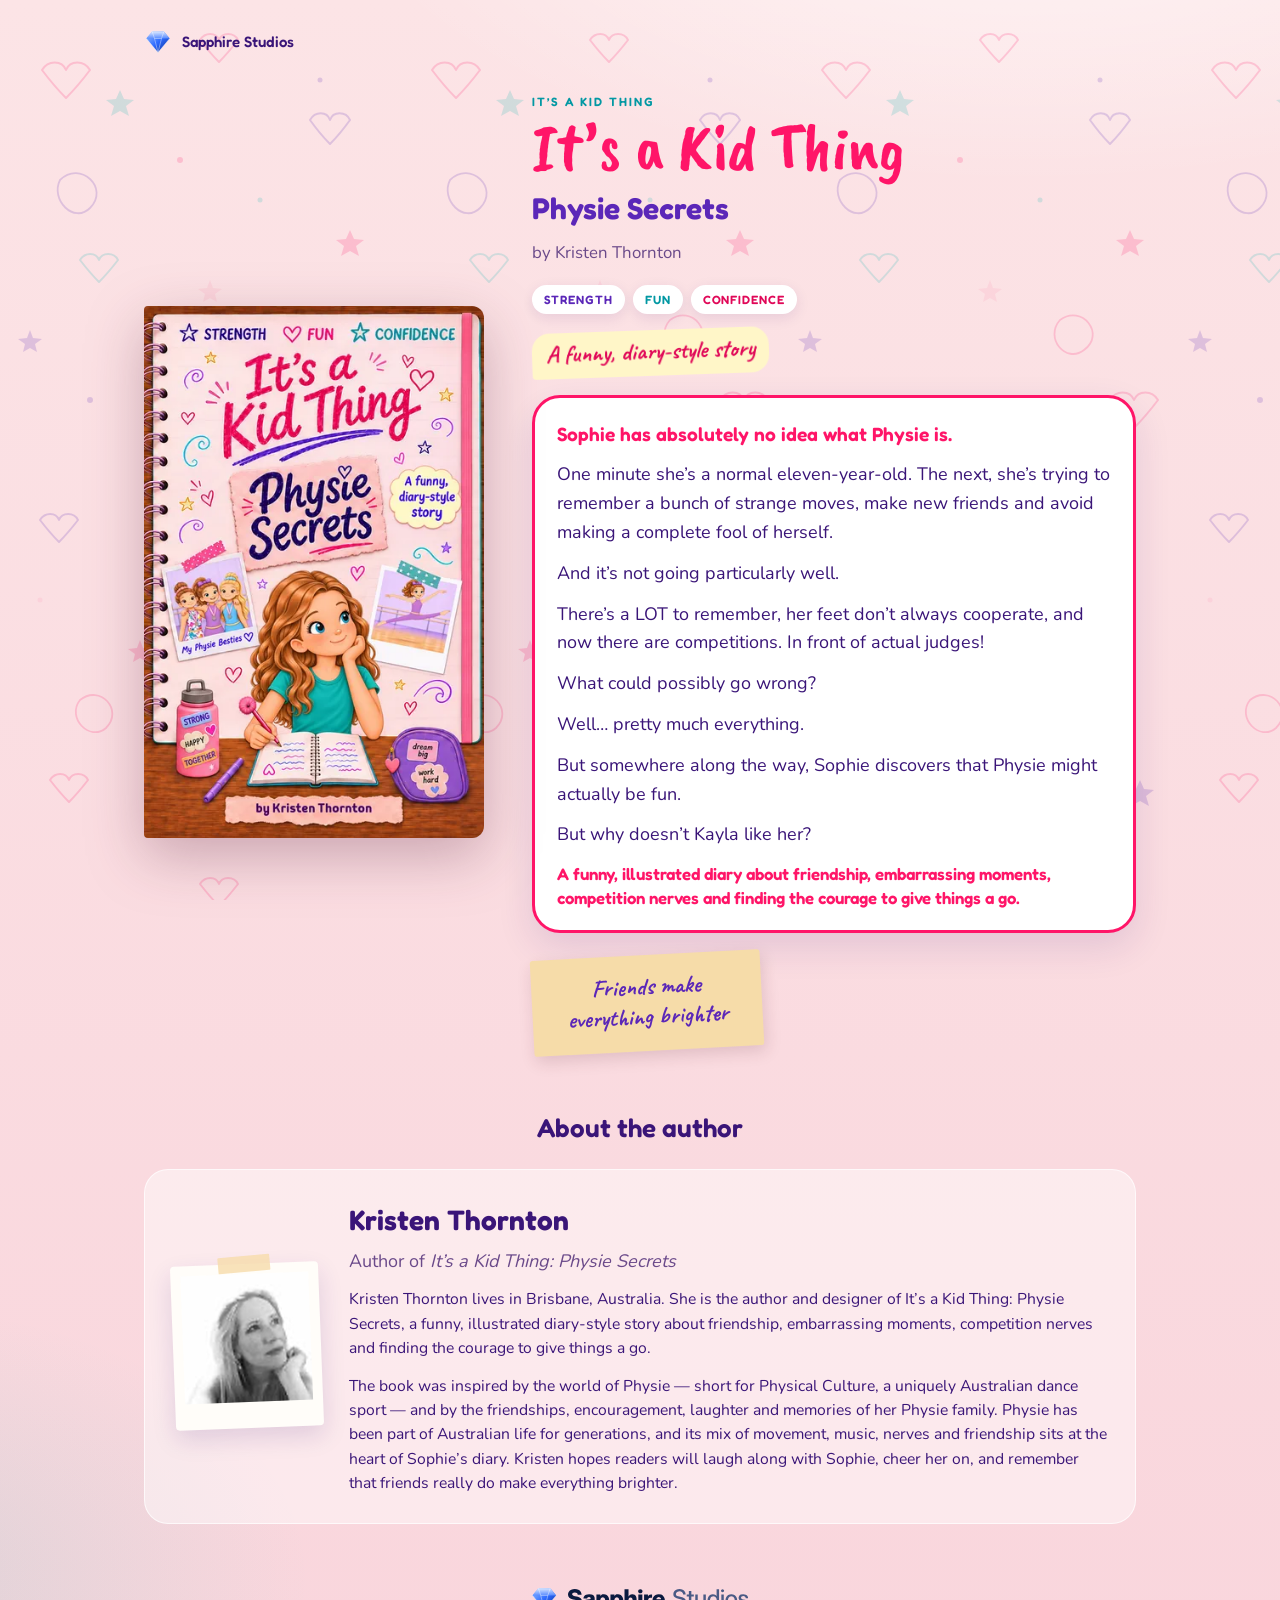
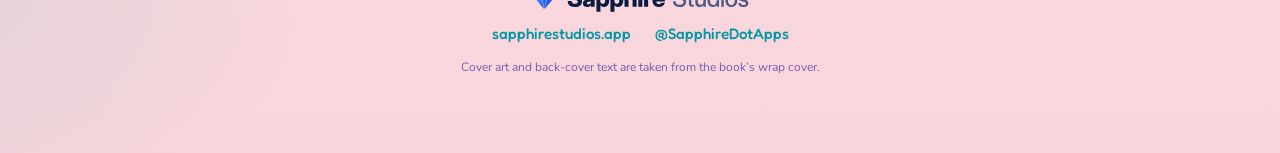
<file: physiescrets/index.html>
<!DOCTYPE html>
<html lang="en">
<head>
  <meta charset="utf-8">
  <meta name="viewport" content="width=device-width, initial-scale=1">
  <title>It’s a Kid Thing: Physie Secrets — Kristen Thornton</title>
  <link rel="canonical" href="https://sapphirestudios.app/physiesecrets/">
  <meta name="robots" content="noindex">
  <meta http-equiv="refresh" content="0; url=/physiesecrets/">
  <script>location.replace('/physiesecrets/'+location.hash)</script>
</head>
<body>
  <p>Taking you to <a href="/physiesecrets/">It’s a Kid Thing: Physie Secrets</a>…</p>
</body>
</html>
</file>
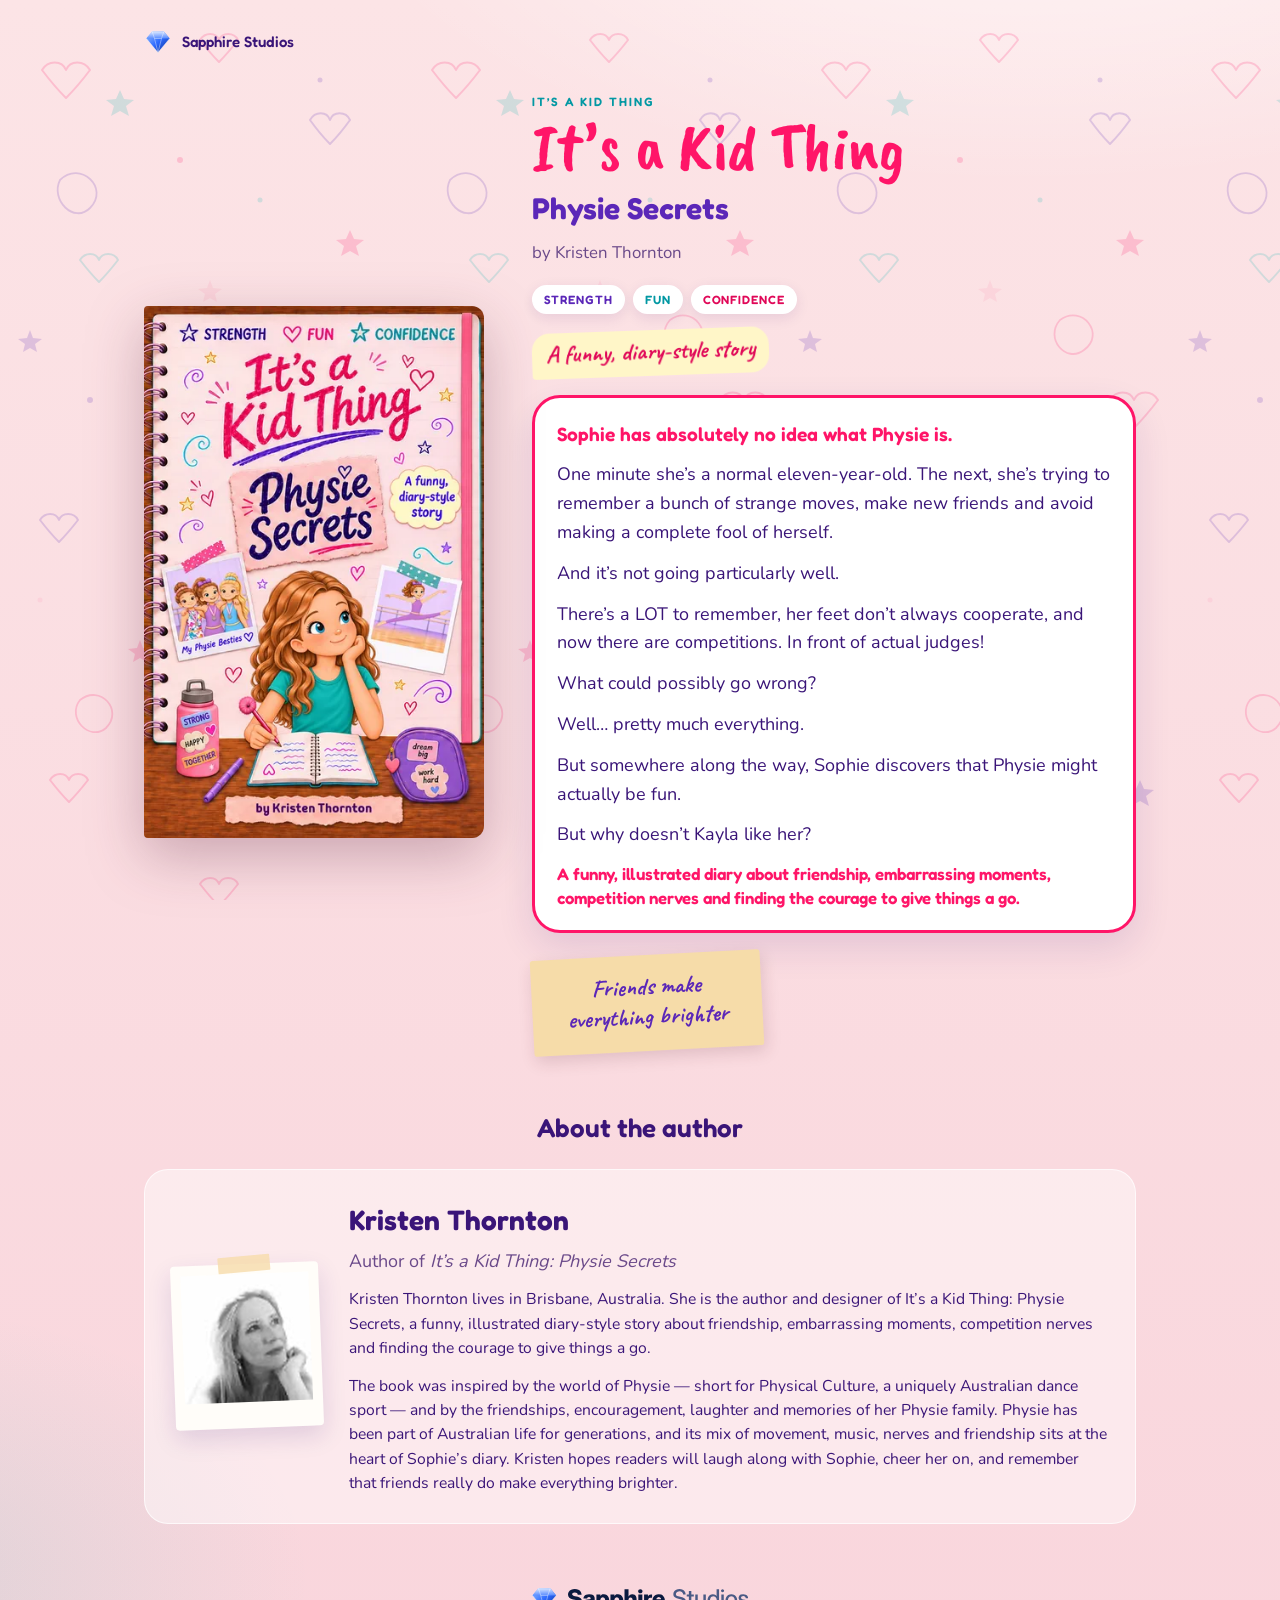
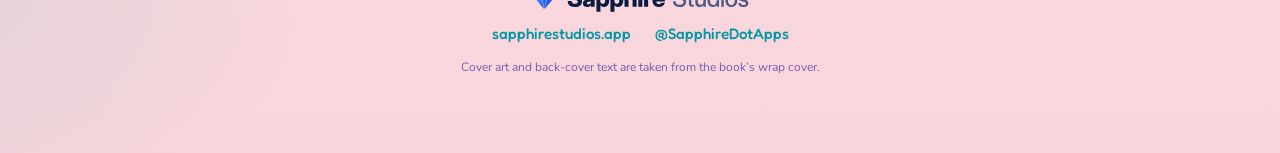
<file: physiesecrets/index.html>
<!DOCTYPE html>
<html lang="en">
<head>
  <meta charset="utf-8">
  <meta name="viewport" content="width=device-width, initial-scale=1">
  <title>It’s a Kid Thing: Physie Secrets — Kristen Thornton</title>
  <meta name="description" content="Sophie has absolutely no idea what Physie is. A funny, illustrated diary-style story about friendship, competition nerves and finding the courage to give things a go. By Kristen Thornton.">
  <link rel="canonical" href="https://sapphirestudios.app/physiesecrets">
  <meta name="theme-color" content="#FCE4E6">
  <meta property="og:type" content="book">
  <meta property="og:site_name" content="Sapphire Studios">
  <meta property="og:title" content="It’s a Kid Thing: Physie Secrets">
  <meta property="og:description" content="Sophie has absolutely no idea what Physie is. A funny, diary-style story by Kristen Thornton.">
  <meta property="og:url" content="https://sapphirestudios.app/physiesecrets">
  <meta property="og:image" content="https://sapphirestudios.app/physiesecrets/assets/cover-front-1200.jpg">
  <meta property="og:image:alt" content="Front cover of It’s a Kid Thing: Physie Secrets by Kristen Thornton">
  <meta name="twitter:card" content="summary_large_image">
  <meta name="twitter:site" content="@SapphireDotApps">
  <meta name="twitter:title" content="It’s a Kid Thing: Physie Secrets">
  <meta name="twitter:description" content="Sophie has absolutely no idea what Physie is. A funny, diary-style story by Kristen Thornton.">
  <meta name="twitter:image" content="https://sapphirestudios.app/physiesecrets/assets/cover-front-1200.jpg">
  <link rel="icon" href="assets/brand/sapphire-gem.svg" type="image/svg+xml">
  <link rel="stylesheet" href="css/styles.css">
</head>
<body>
  <div class="wrap">
    <header class="site-header">
      <a class="brand" href="https://sapphirestudios.app">
        <img src="assets/brand/sapphire-gem.svg" width="28" height="28" alt="">
        <span>Sapphire Studios</span>
      </a>
    </header>

    <main>
      <section class="hero">
        <div class="hero-cover">
          <picture>
            <source type="image/webp"
              srcset="assets/cover-front-400.webp 400w, assets/cover-front-800.webp 800w, assets/cover-front-1200.webp 1200w"
              sizes="(max-width: 760px) 72vw, 340px">
            <img
              src="assets/cover-front-800.jpg"
              srcset="assets/cover-front-400.jpg 400w, assets/cover-front-800.jpg 800w, assets/cover-front-1200.jpg 1200w"
              sizes="(max-width: 760px) 72vw, 340px"
              width="800"
              height="1253"
              alt="Front cover of It’s a Kid Thing: Physie Secrets by Kristen Thornton. A girl with curly red hair writes in a diary at a wooden desk.">
          </picture>
        </div>

        <div class="hero-copy">
          <p class="kicker">It’s a Kid Thing</p>
          <h1>It’s a Kid Thing</h1>
          <p class="book-name">Physie Secrets</p>
          <p class="byline">by Kristen Thornton</p>

          <div class="chips" aria-label="Cover tagline">
            <span class="chip purple">Strength</span>
            <span class="chip">Fun</span>
            <span class="chip pink">Confidence</span>
          </div>
          <p class="badge">A funny, diary-style story</p>

          <article class="blurb">
            <p class="hook">Sophie has absolutely no idea what Physie is.</p>
            <p>One minute she’s a normal eleven-year-old. The next, she’s trying to remember a bunch of strange moves, make new friends and avoid making a complete fool of herself.</p>
            <p>And it’s not going particularly well.</p>
            <p>There’s a LOT to remember, her feet don’t always cooperate, and now there are competitions. In front of actual judges!</p>
            <p>What could possibly go wrong?</p>
            <p>Well… pretty much everything.</p>
            <p>But somewhere along the way, Sophie discovers that Physie might actually be fun.</p>
            <p>But why doesn’t Kayla like her?</p>
            <p class="tagline">A funny, illustrated diary about friendship, embarrassing moments, competition nerves and finding the courage to give things a go.</p>
          </article>

          <aside class="sticky">
            <p>Friends make everything brighter</p>
          </aside>
        </div>
      </section>

      <section id="author" aria-labelledby="author-heading">
        <h2 class="section" id="author-heading">About the author</h2>
        <div class="author">
          <figure class="author-polaroid">
            <img
              src="assets/author-kristen.png"
              srcset="assets/author-kristen.png 92w, assets/author-kristen@2x.png 184w"
              sizes="128px"
              width="92"
              height="92"
              alt="Kristen Thornton">
          </figure>
          <div>
            <h2>Kristen Thornton</h2>
            <p class="role">Author of <em>It’s a Kid Thing: Physie Secrets</em></p>
            <div class="author-bio">
              <p>Kristen Thornton lives in Brisbane, Australia. She is the author and designer of It’s a Kid Thing: Physie Secrets, a funny, illustrated diary-style story about friendship, embarrassing moments, competition nerves and finding the courage to give things a go.</p>
              <p>The book was inspired by the world of Physie — short for Physical Culture, a uniquely Australian dance sport — and by the friendships, encouragement, laughter and memories of her Physie family. Physie has been part of Australian life for generations, and its mix of movement, music, nerves and friendship sits at the heart of Sophie’s diary. Kristen hopes readers will laugh along with Sophie, cheer her on, and remember that friends really do make everything brighter.</p>
            </div>
          </div>
        </div>
      </section>
    </main>

    <footer class="site-footer">
      <img class="mark" src="assets/brand/sapphire-mark-light.svg" width="220" alt="Sapphire Studios">
      <p class="links">
        <a href="https://sapphirestudios.app">sapphirestudios.app</a>
        <a href="https://x.com/SapphireDotApps">@SapphireDotApps</a>
      </p>
      <p class="legal">Cover art and back-cover text are taken from the book’s wrap cover.</p>
    </footer>
  </div>
</body>
</html>
</file>
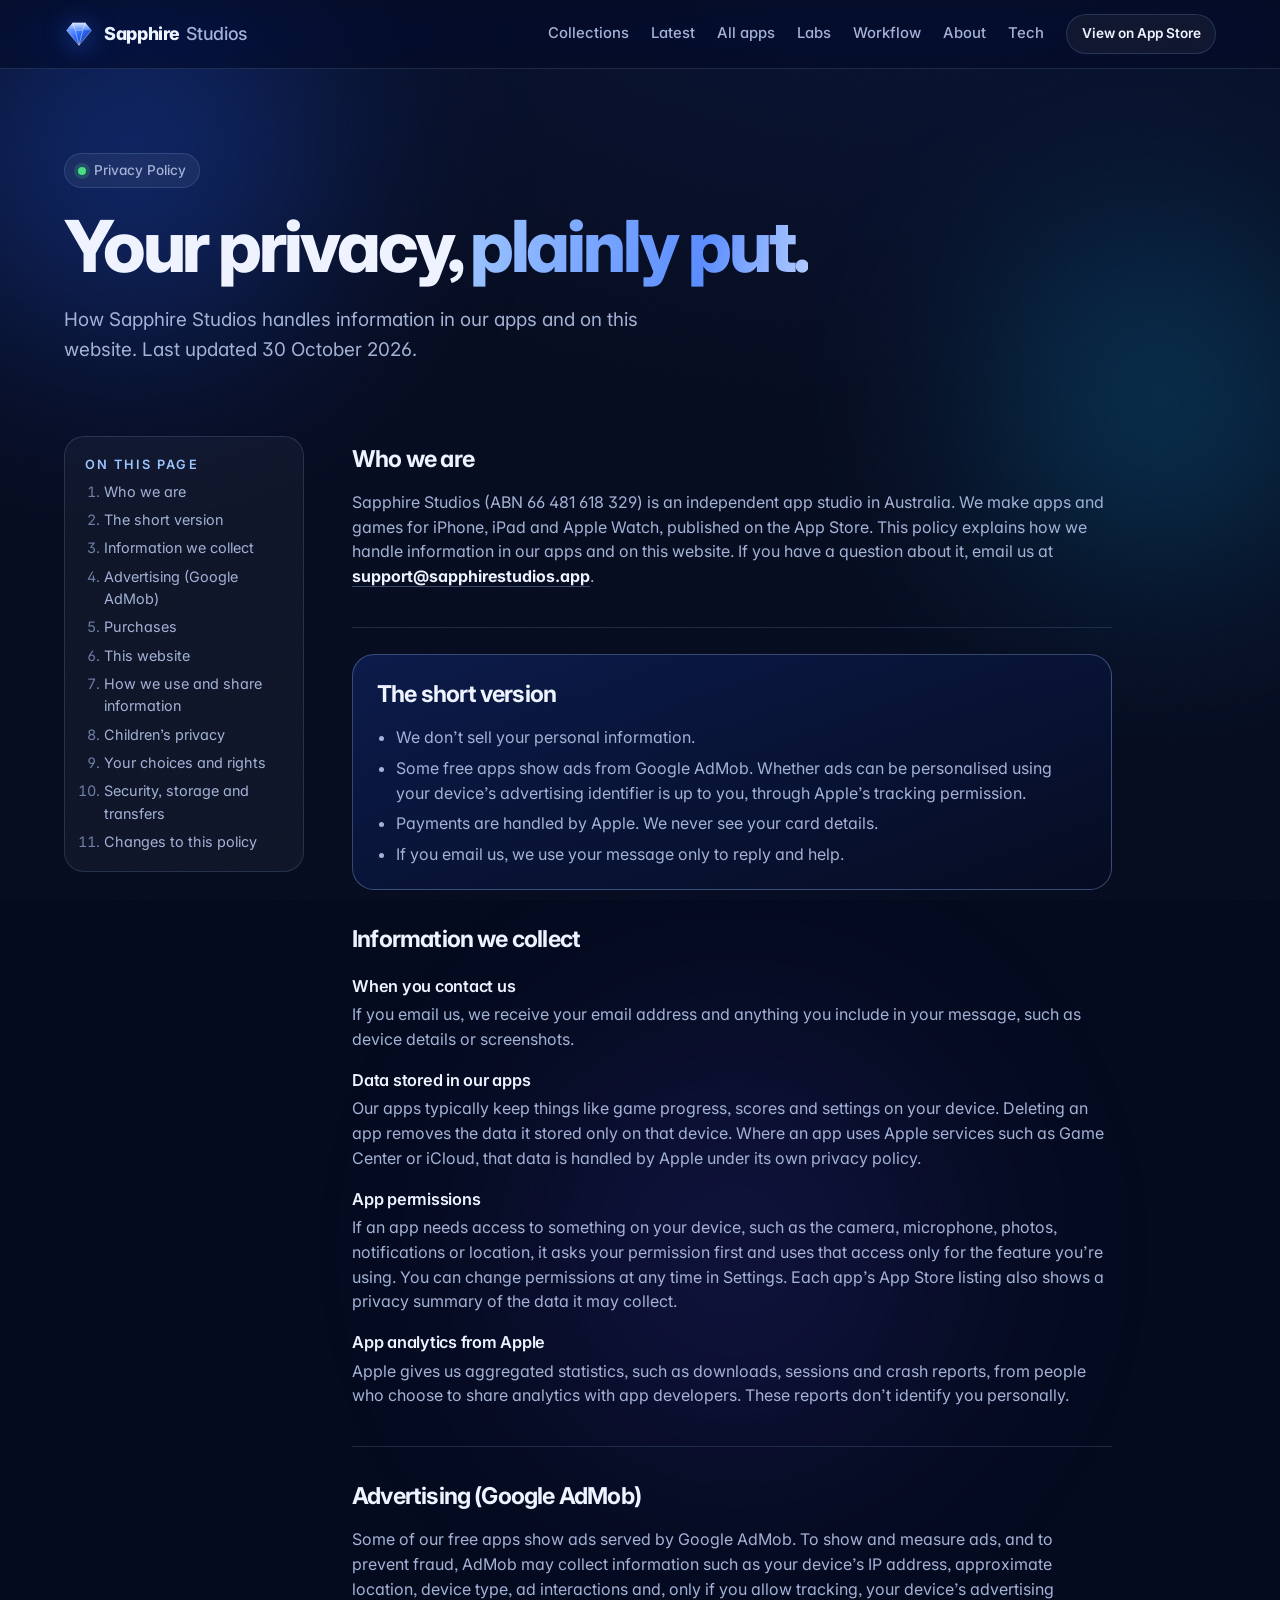
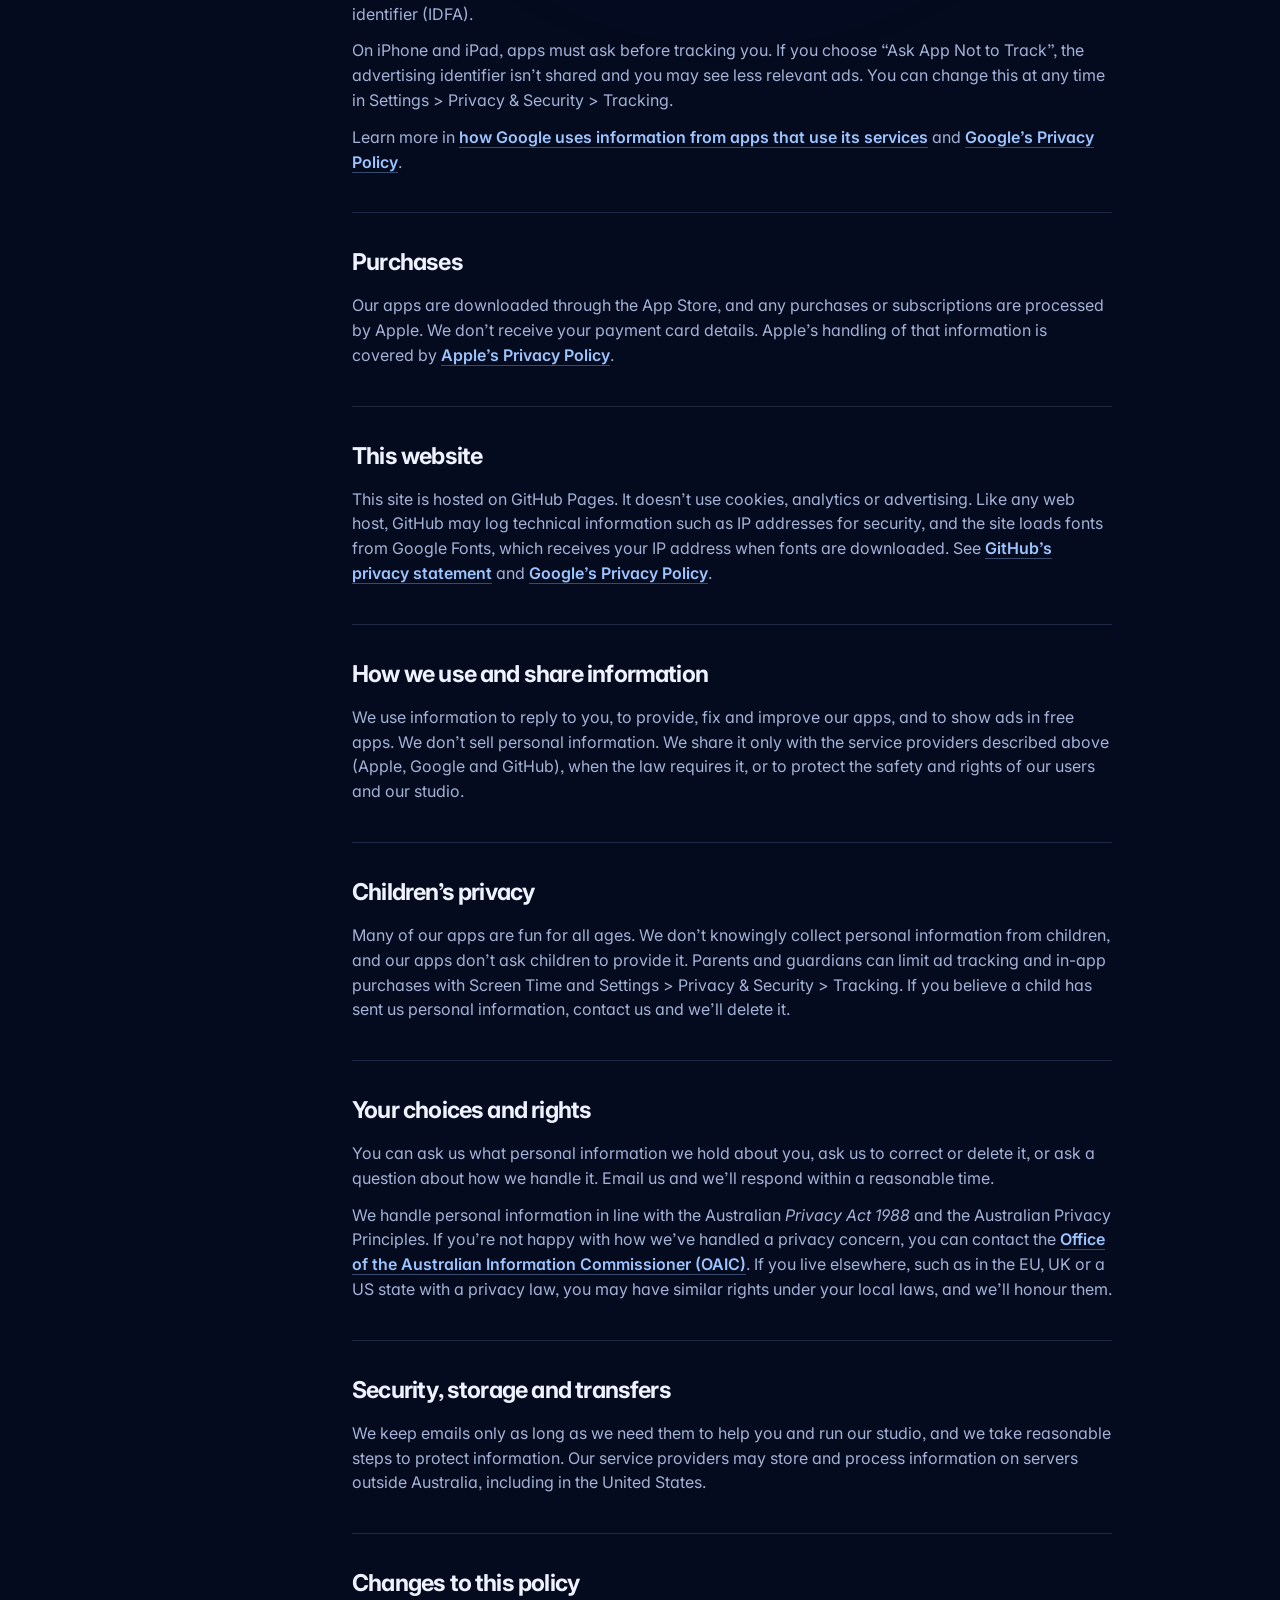
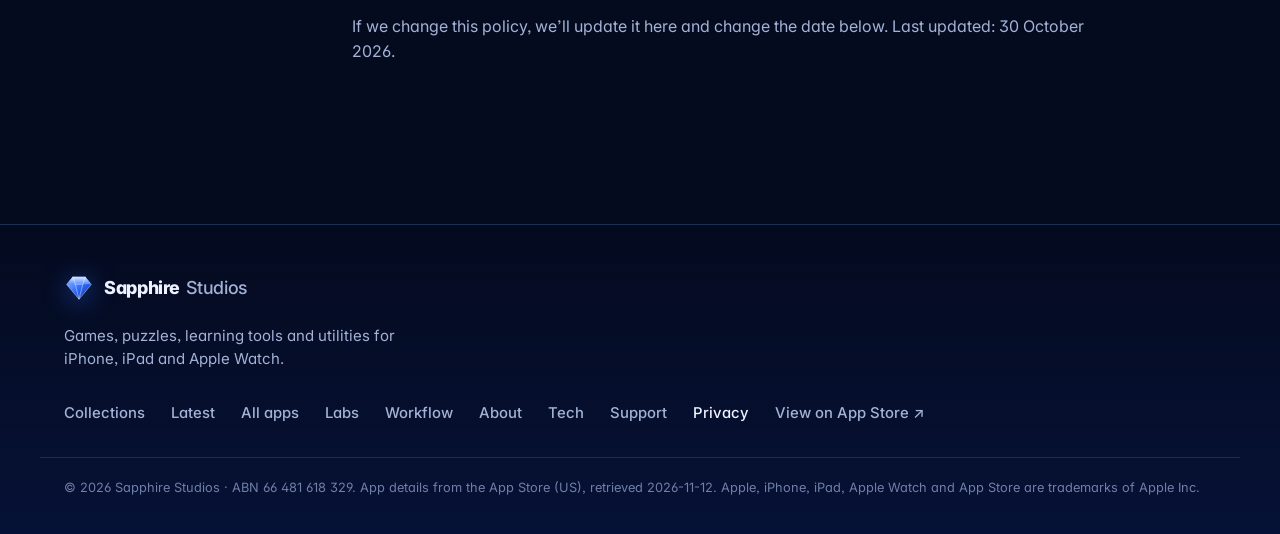
<file: privacy/index.html>
<!doctype html>
<html lang="en"><head><meta charset="utf-8"><title>Privacy Policy · Sapphire Studios</title>
<meta name="viewport" content="width=device-width, initial-scale=1">
<link rel="canonical" href="https://sapphirestudios.app/privacy.html">
<meta http-equiv="refresh" content="0; url=../privacy.html">
<script>location.replace('../privacy.html'+location.hash)</script>
<style>body{background:#050b1f;color:#eef3ff;font:16px -apple-system,BlinkMacSystemFont,sans-serif;display:grid;place-items:center;min-height:100vh;margin:0}a{color:#9cc4ff}</style>
</head><body><p>Taking you to <a href="../privacy.html">Sapphire Studios Privacy Policy</a>…</p></body></html>
</file>
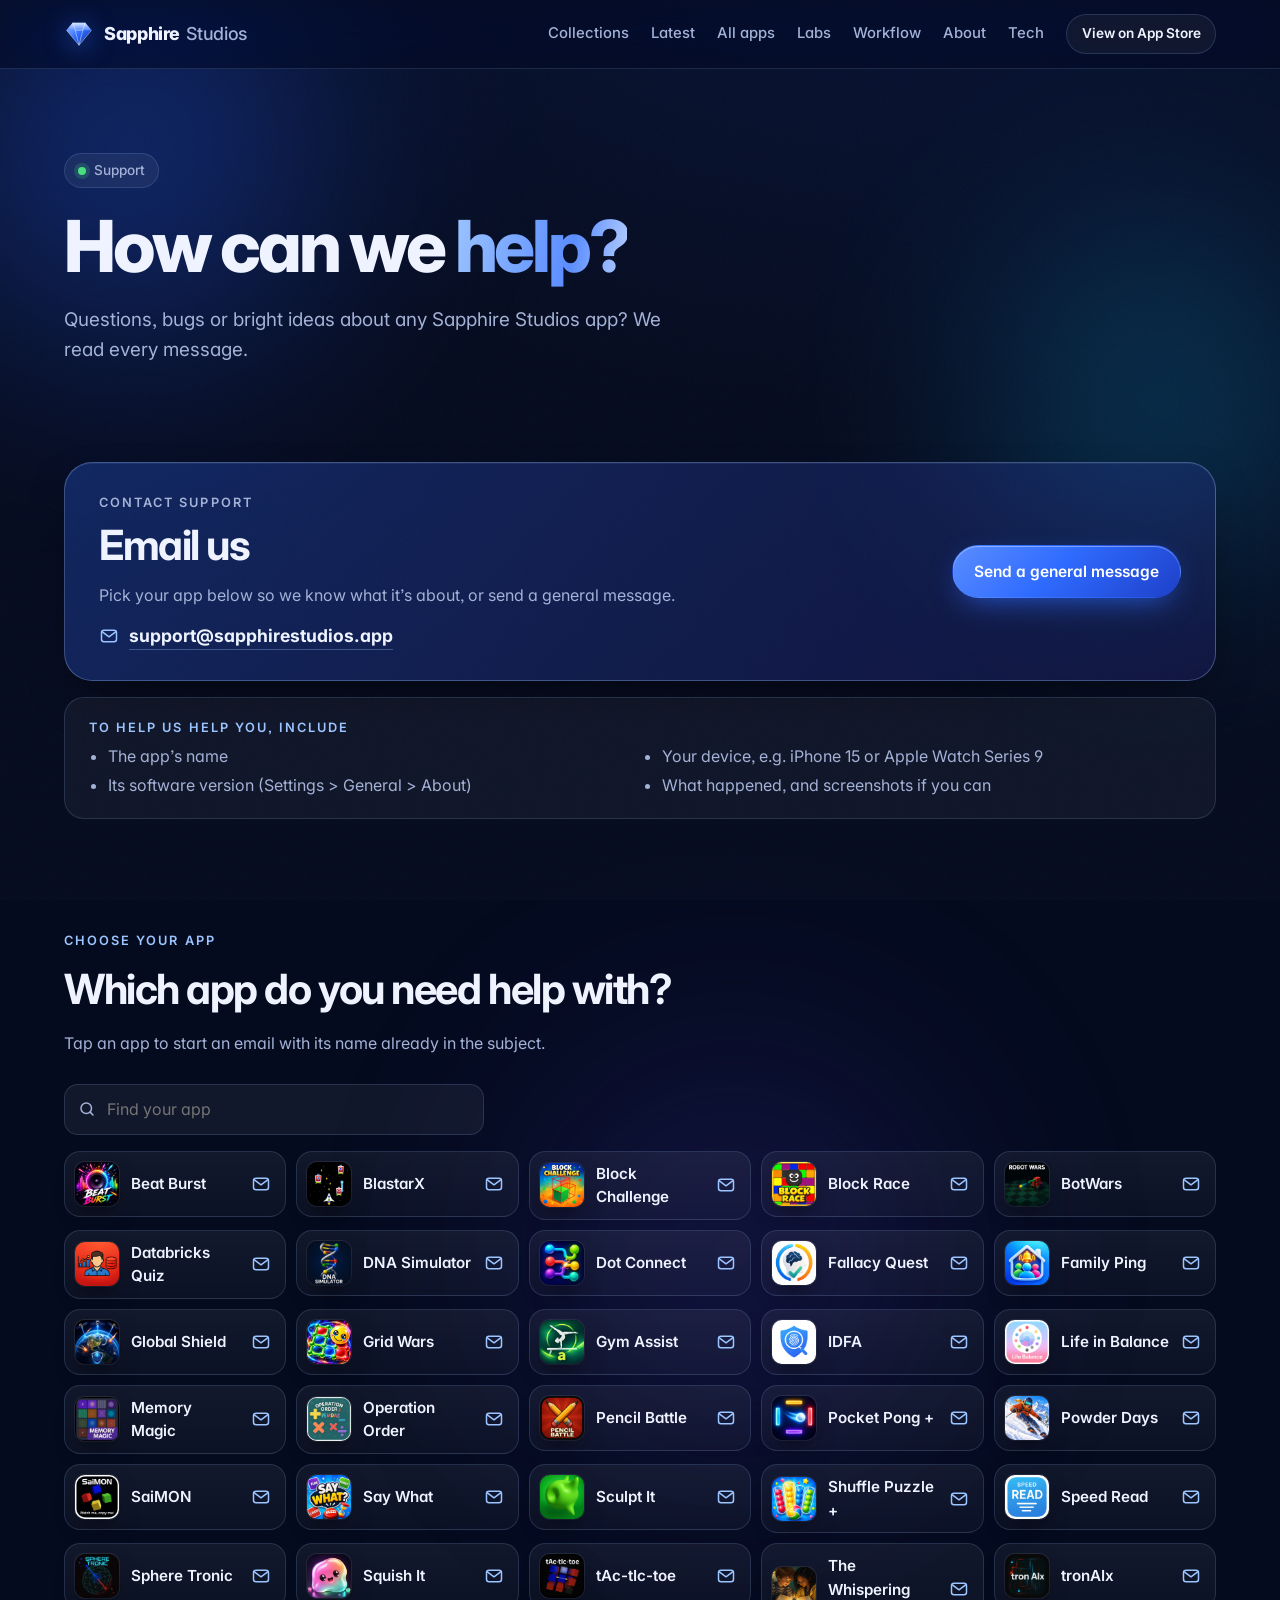
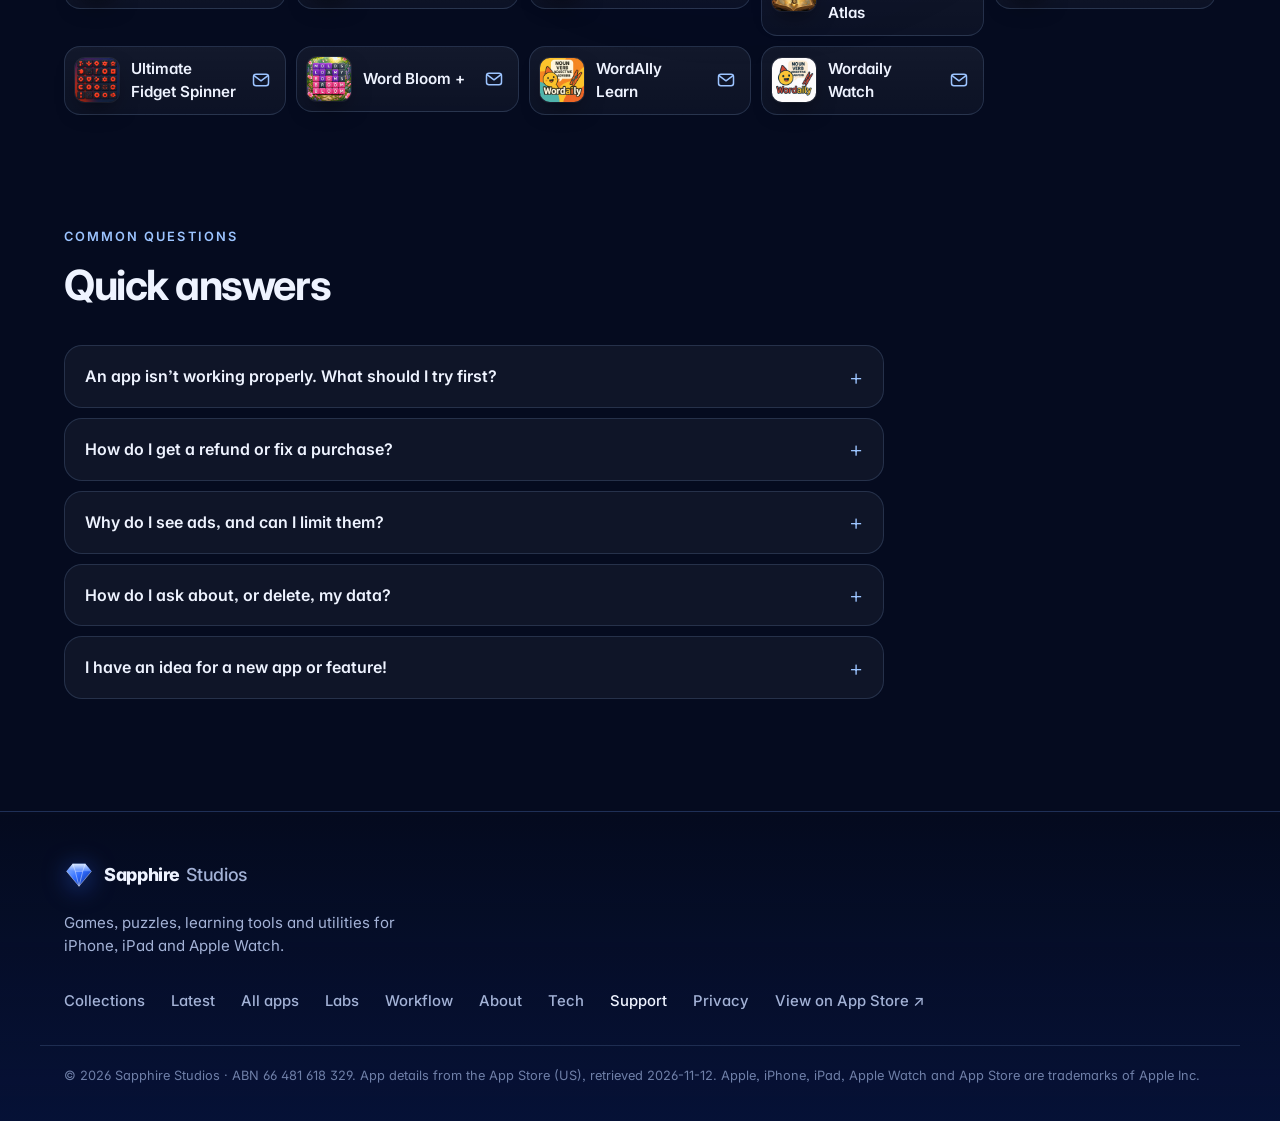
<file: support/index.html>
<!doctype html>
<html lang="en"><head><meta charset="utf-8"><title>Support · Sapphire Studios</title>
<meta name="viewport" content="width=device-width, initial-scale=1">
<link rel="canonical" href="https://sapphirestudios.app/support.html">
<meta http-equiv="refresh" content="0; url=../support.html">
<script>location.replace('../support.html'+location.hash)</script>
<style>body{background:#050b1f;color:#eef3ff;font:16px -apple-system,BlinkMacSystemFont,sans-serif;display:grid;place-items:center;min-height:100vh;margin:0}a{color:#9cc4ff}</style>
</head><body><p>Taking you to <a href="../support.html">Sapphire Studios Support</a>…</p></body></html>
</file>
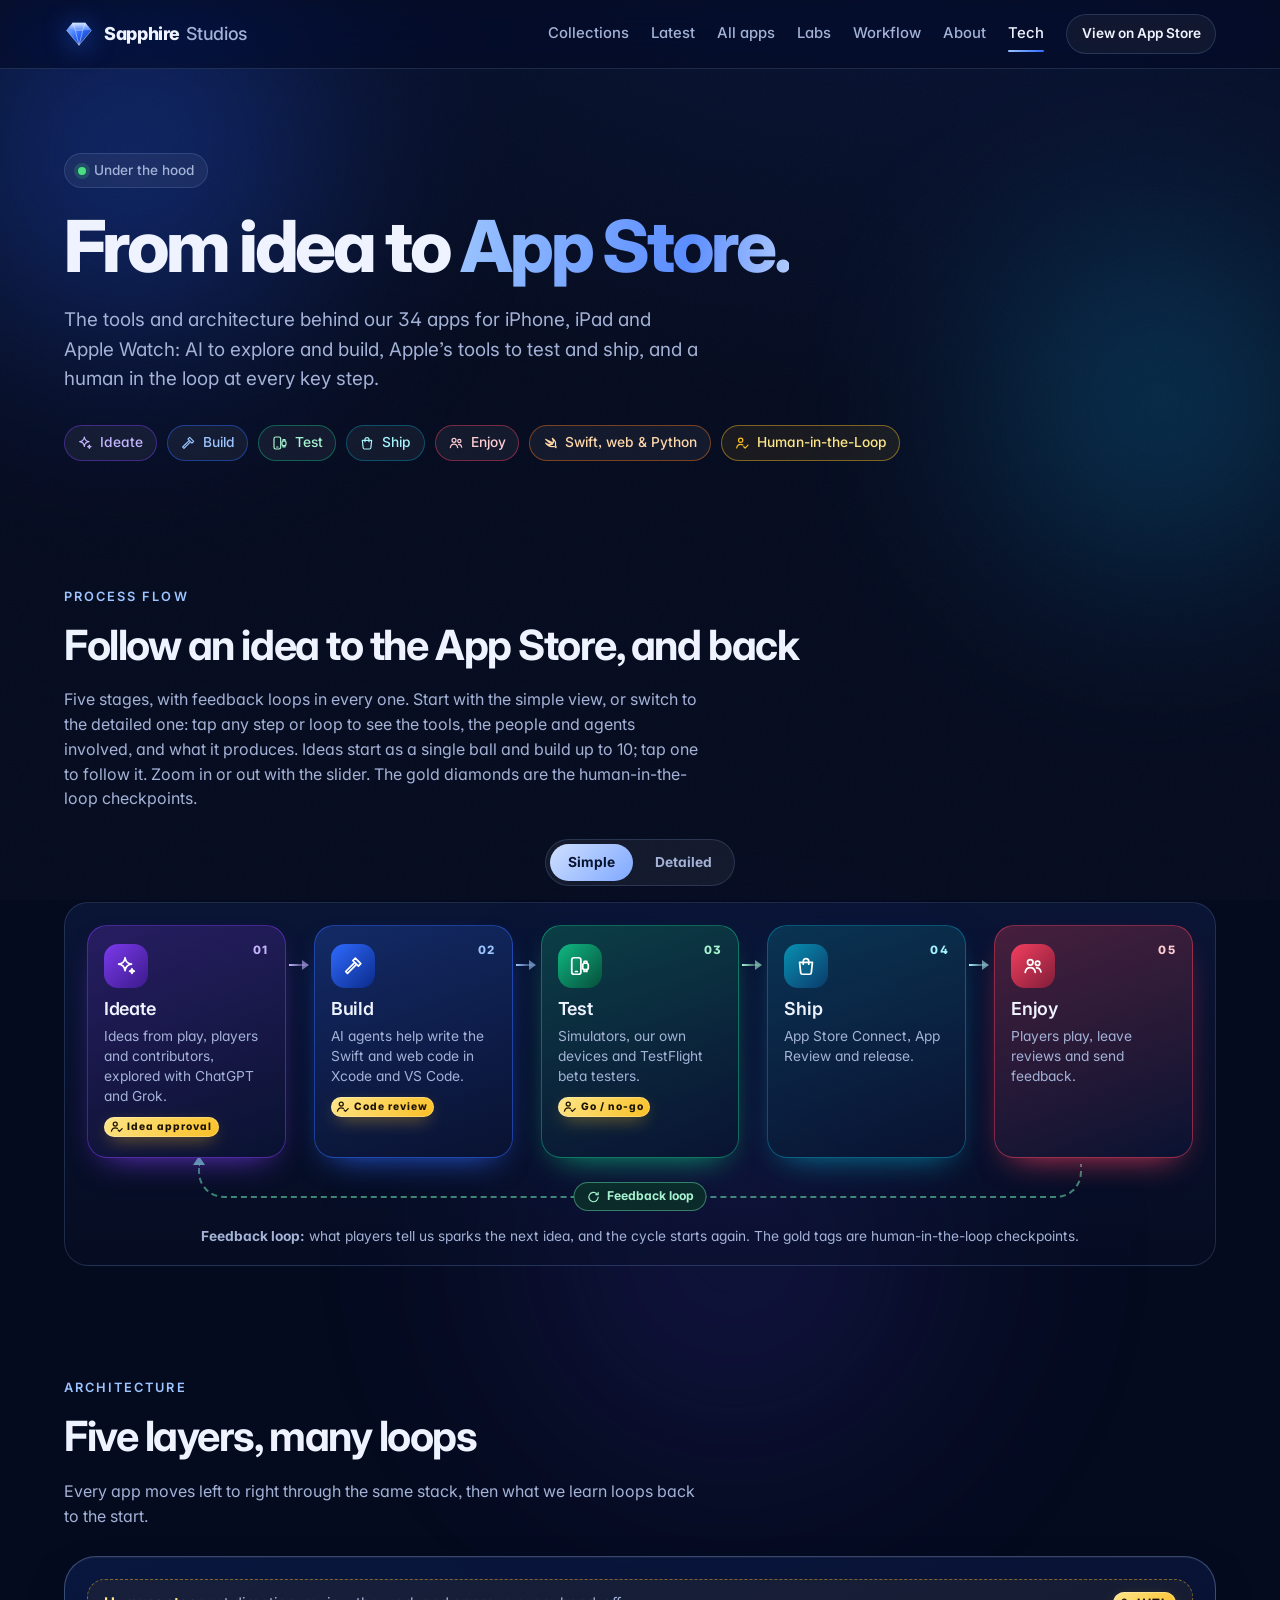
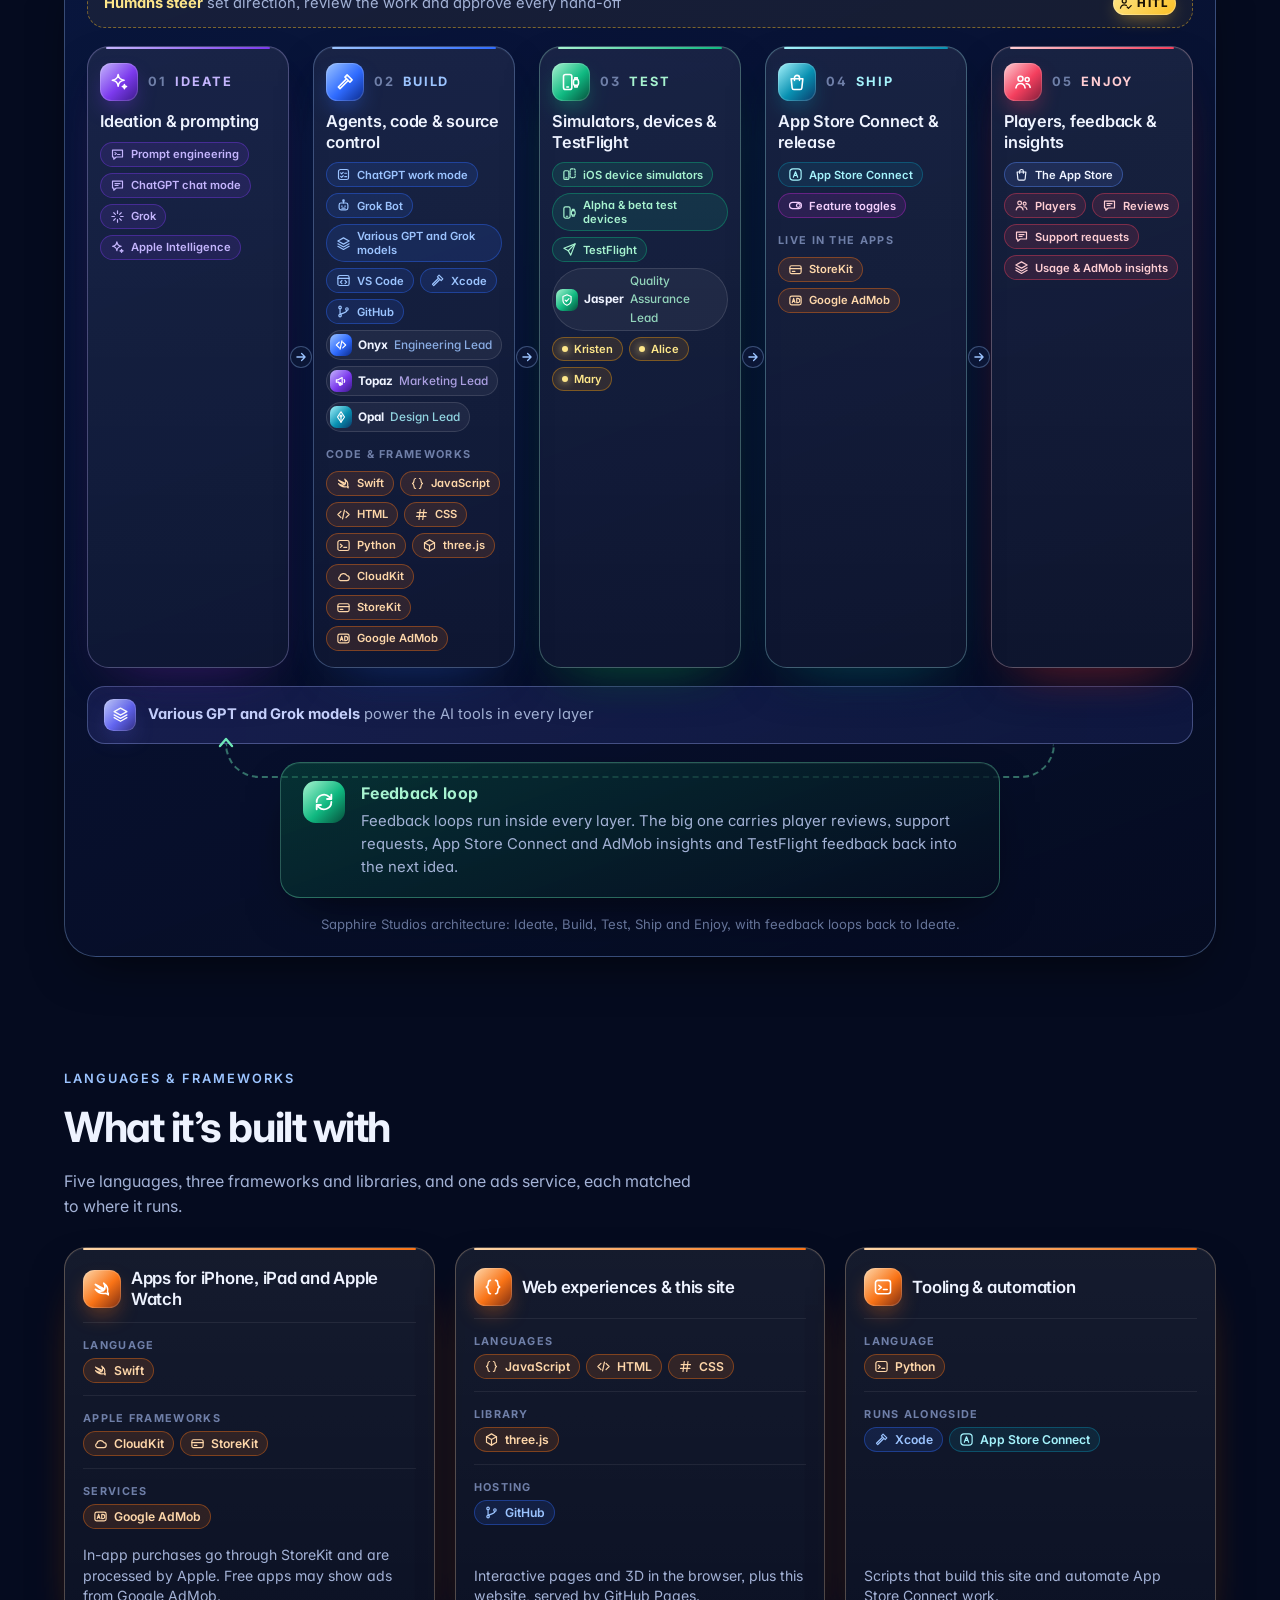
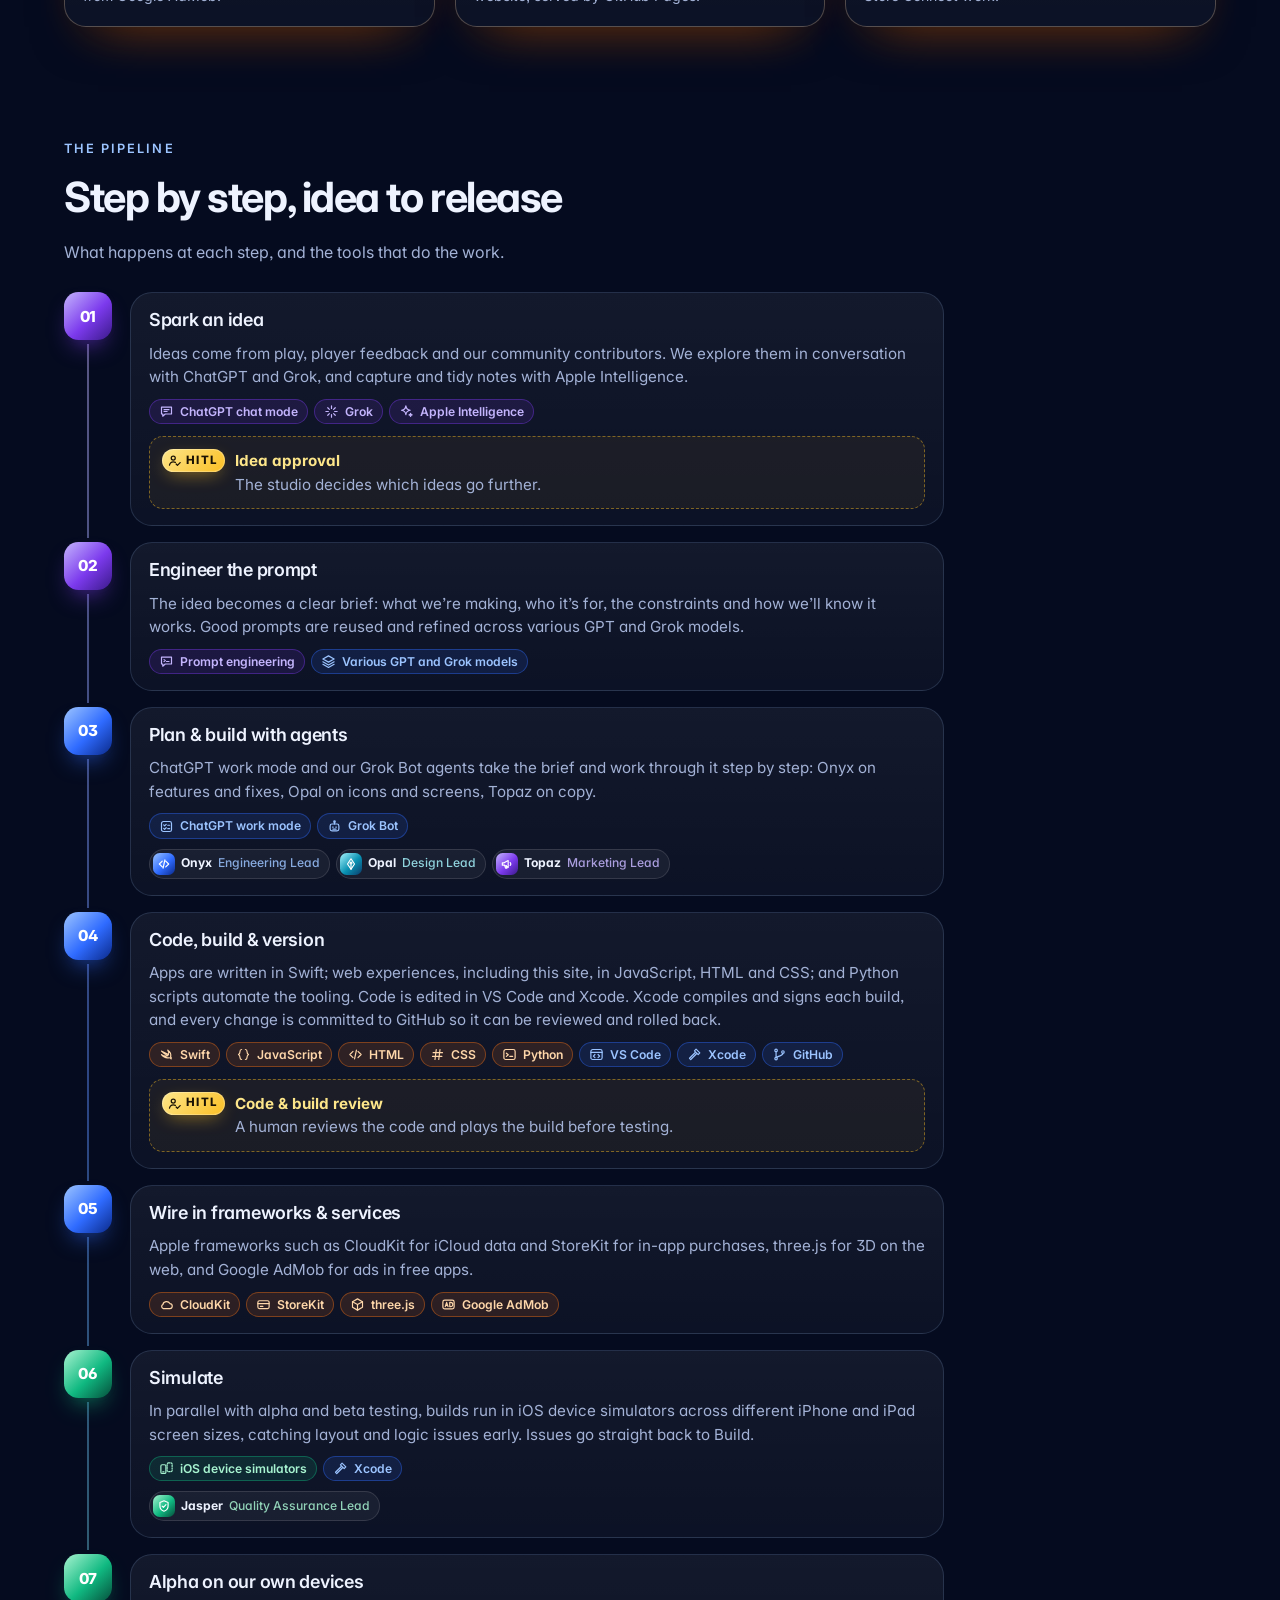
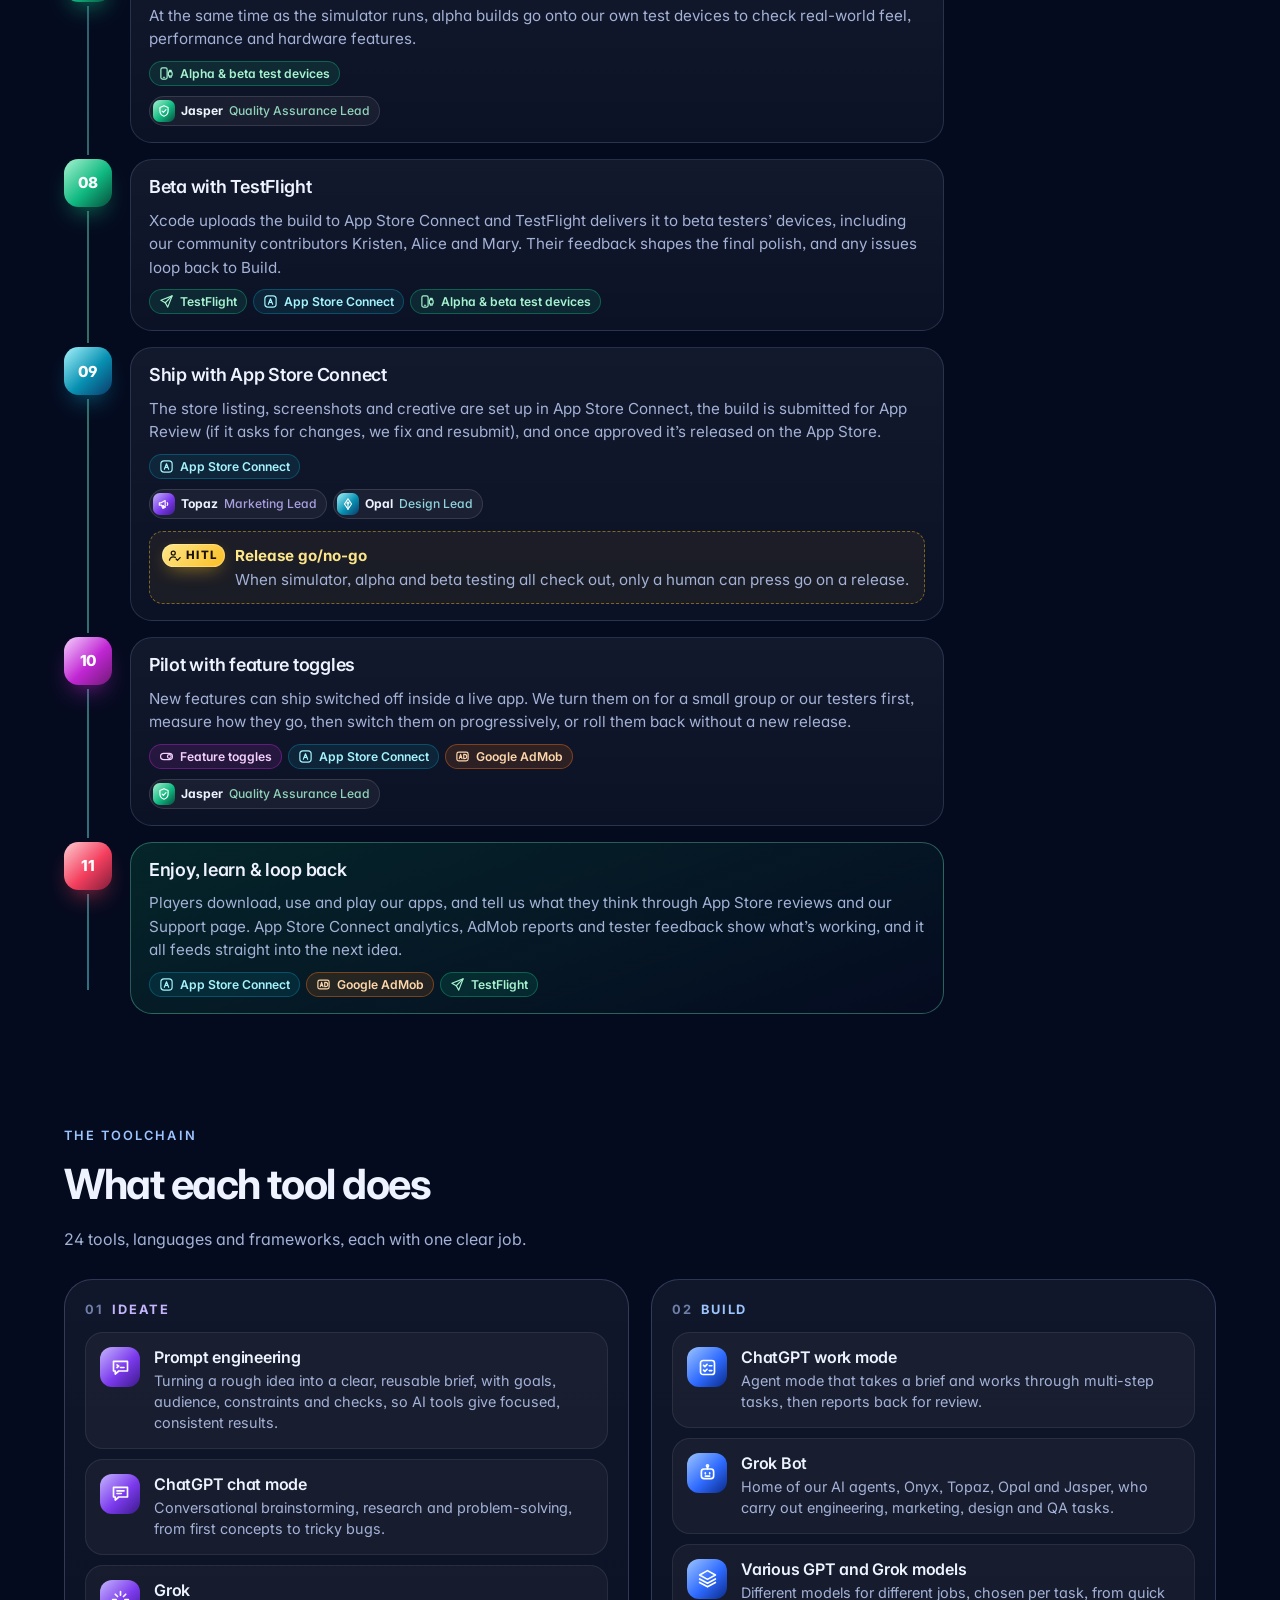
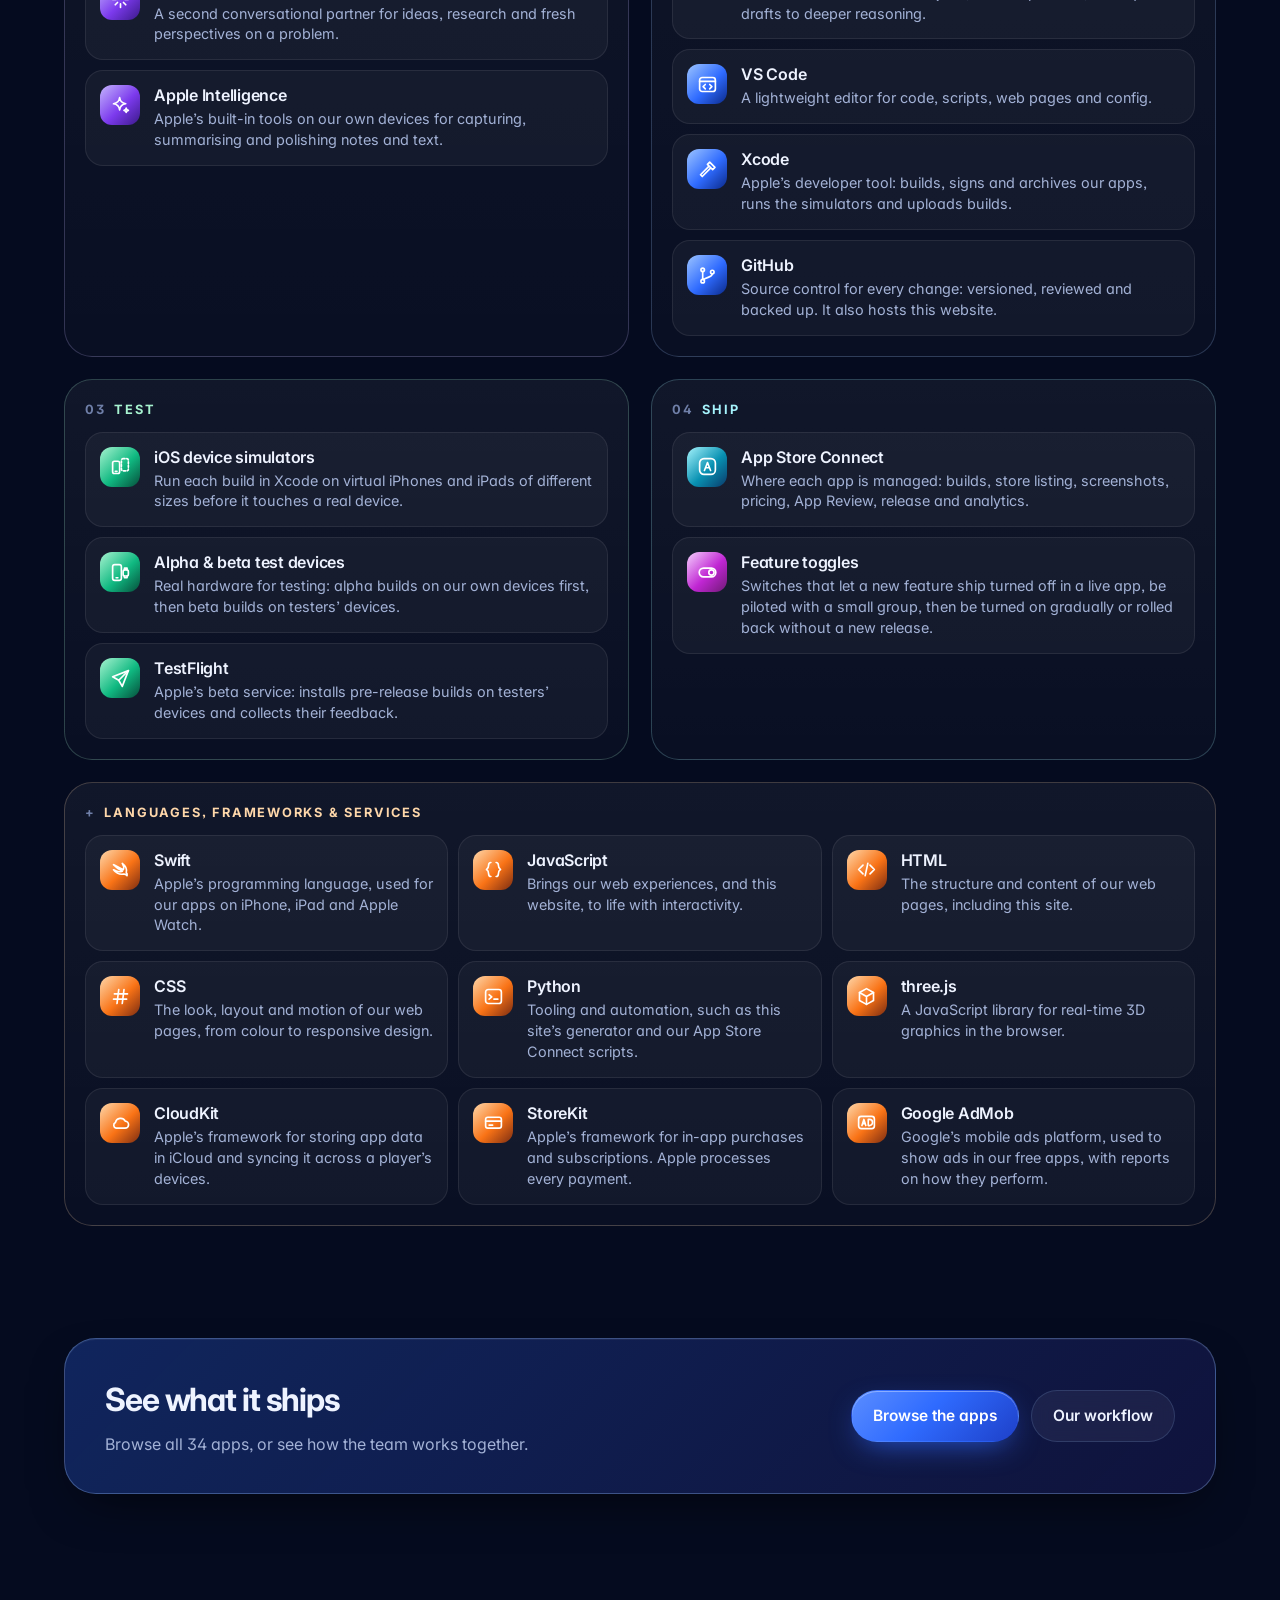
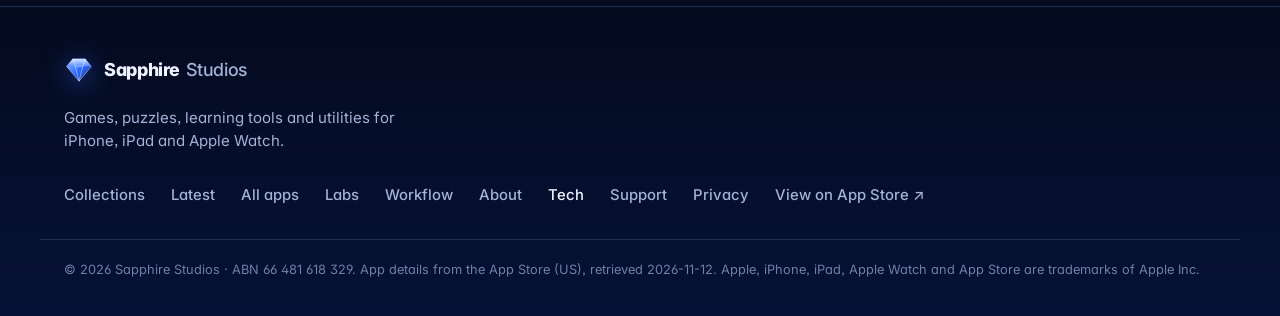
<file: tech/index.html>
<!doctype html>
<html lang="en"><head><meta charset="utf-8"><title>Tech · Sapphire Studios</title>
<meta name="viewport" content="width=device-width, initial-scale=1">
<link rel="canonical" href="https://sapphirestudios.app/tech.html">
<meta http-equiv="refresh" content="0; url=../tech.html">
<script>location.replace('../tech.html'+location.hash)</script>
<style>body{background:#050b1f;color:#eef3ff;font:16px -apple-system,BlinkMacSystemFont,sans-serif;display:grid;place-items:center;min-height:100vh;margin:0}a{color:#9cc4ff}</style>
</head><body><p>Taking you to <a href="../tech.html">Sapphire Studios Tech</a>…</p></body></html>
</file>
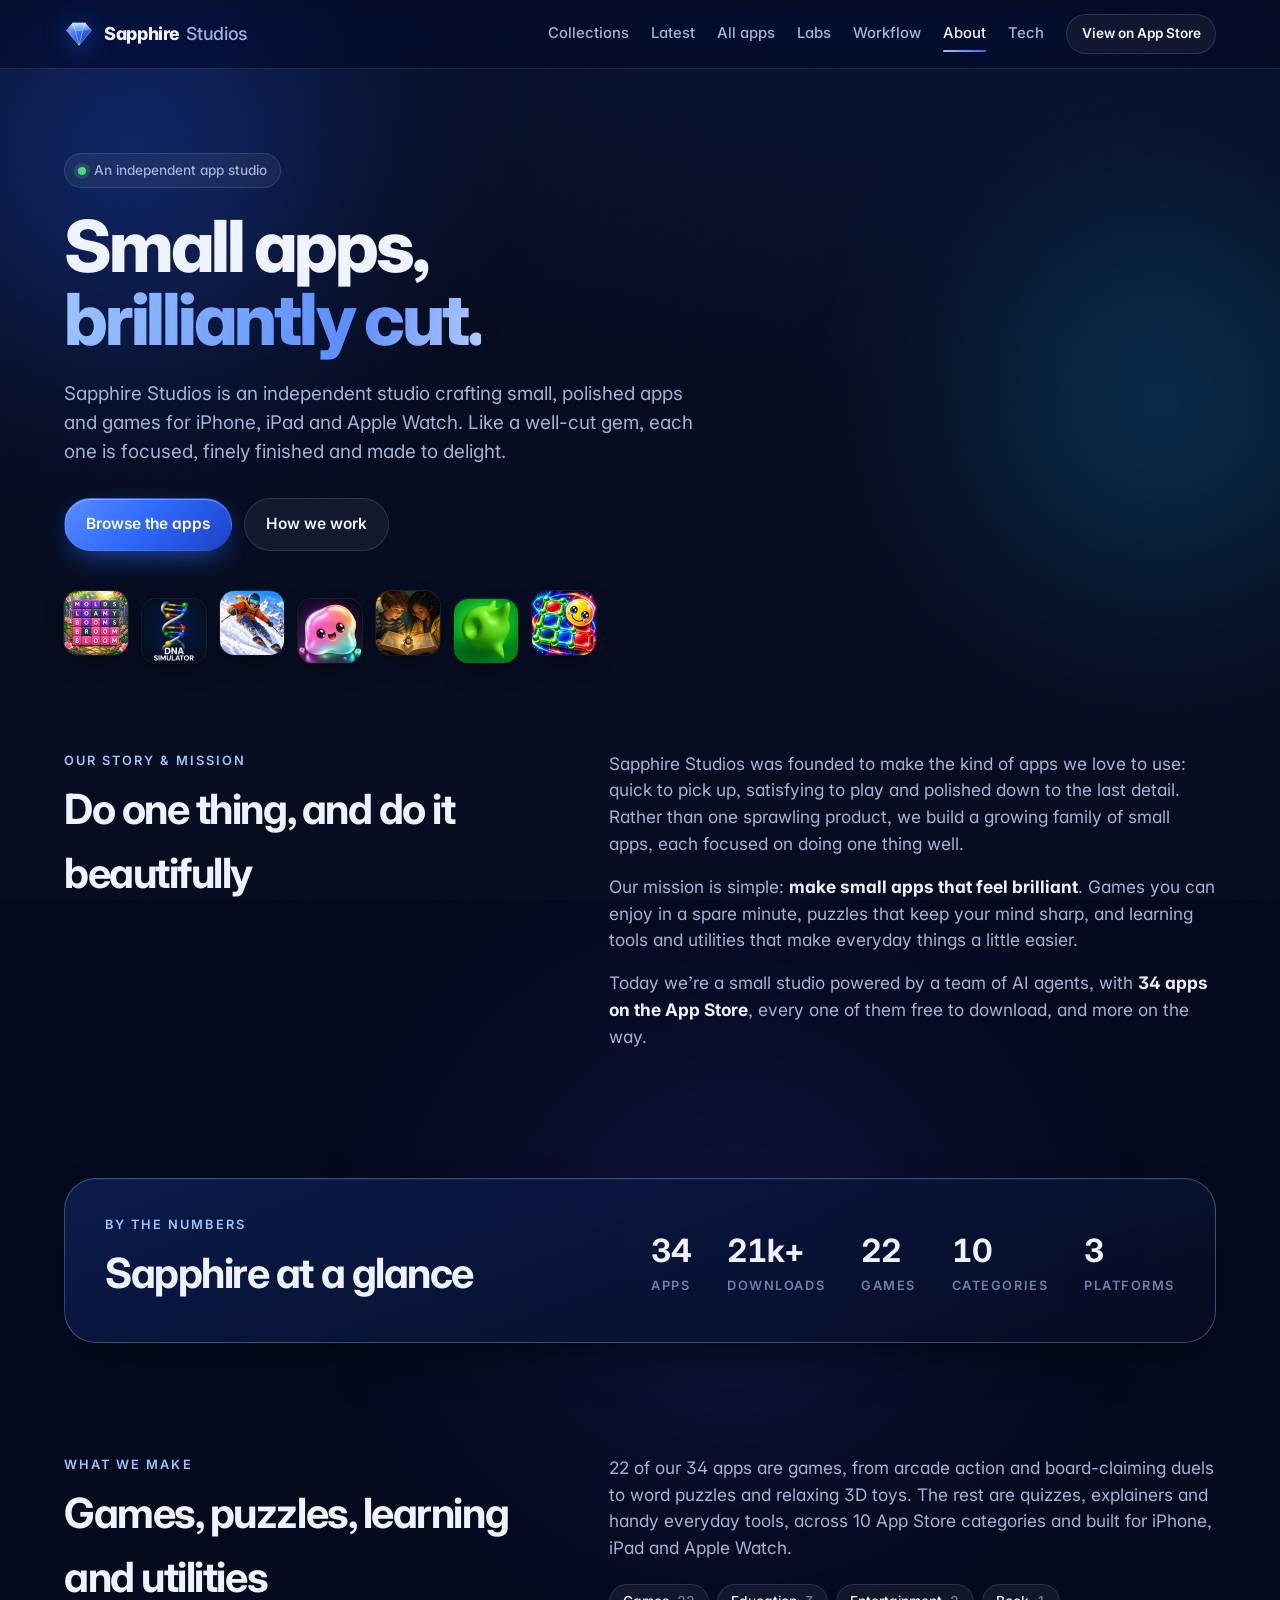
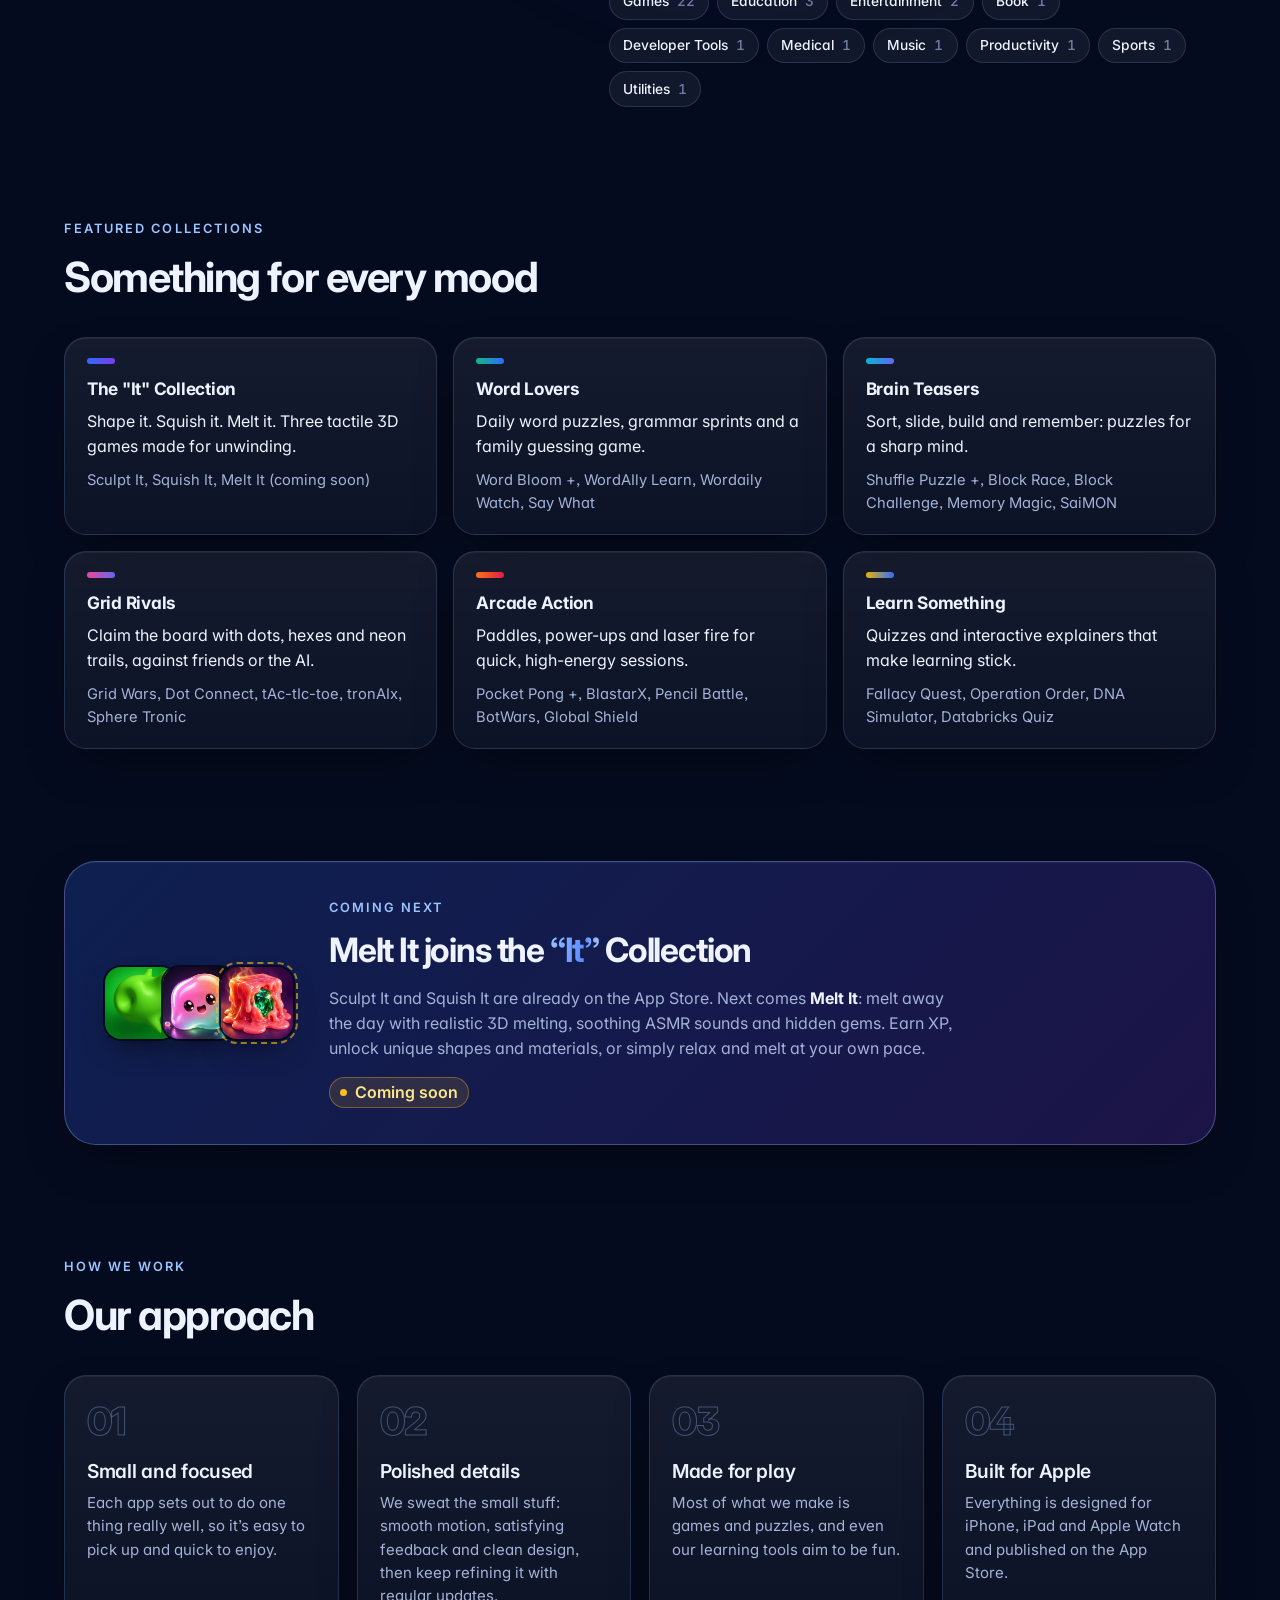
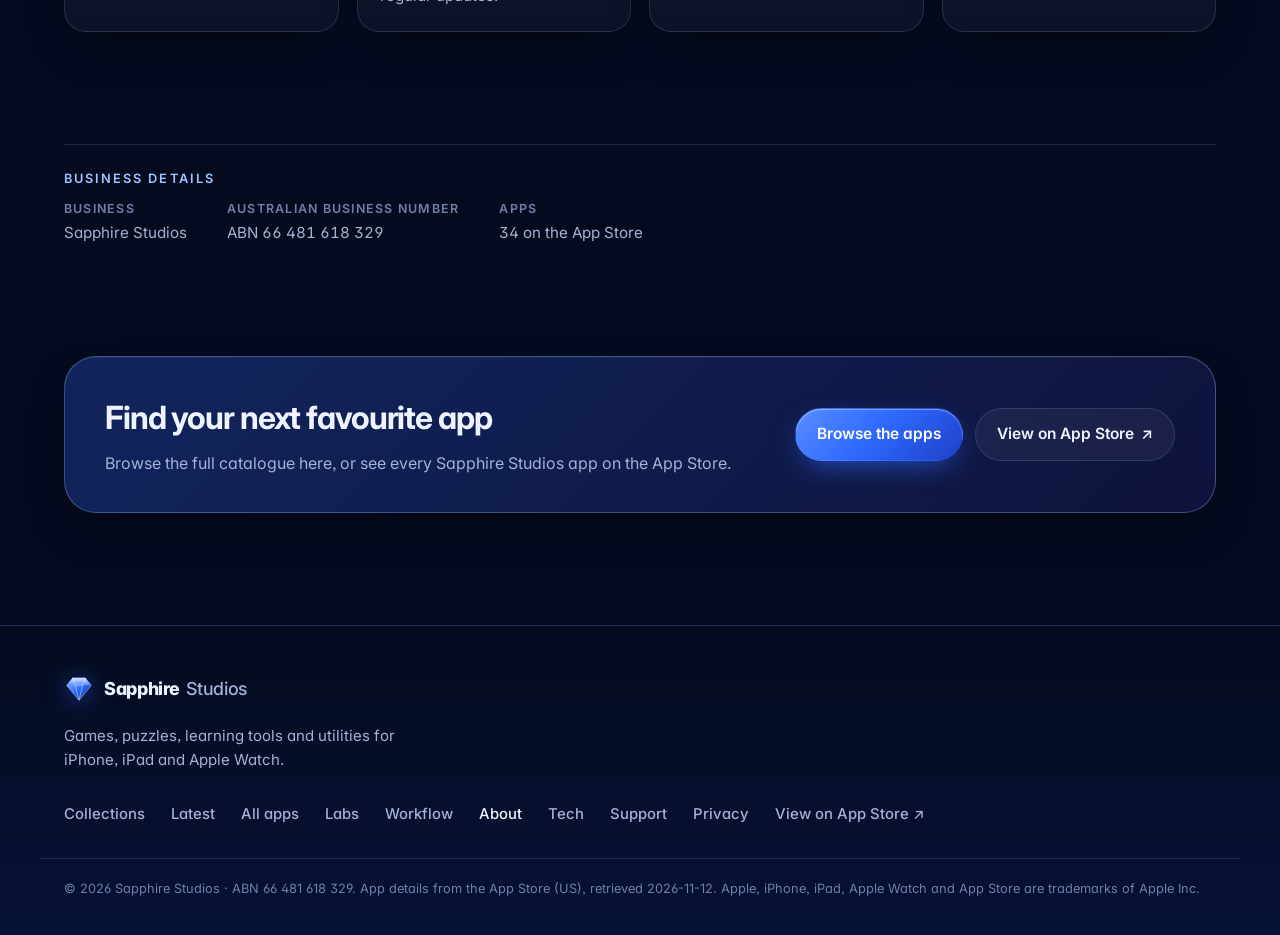
<file: about.html>
<!doctype html>
<html lang="en">
<head>
  <meta charset="utf-8">
  <meta name="viewport" content="width=device-width, initial-scale=1, viewport-fit=cover">
  <title>About · Sapphire Studios</title>
  <meta name="description" content="Sapphire Studios is an independent studio crafting small, polished apps and games for iPhone, iPad and Apple Watch: 34 apps on the App Store and 21k+ downloads.">
  <meta name="theme-color" content="#050b1f">
  <meta name="color-scheme" content="dark">
  <meta property="og:title" content="About · Sapphire Studios">
  <meta property="og:description" content="Sapphire Studios is an independent studio crafting small, polished apps and games for iPhone, iPad and Apple Watch: 34 apps on the App Store and 21k+ downloads.">
  <meta property="og:type" content="website">
  <link rel="icon" href="data:image/svg+xml,%3Csvg xmlns='http://www.w3.org/2000/svg' viewBox='0 0 48 48'%3E%3Cpath d='M14 6h20l10 12-20 24L4 18z' fill='%232f6bff'/%3E%3Cpath d='M14 6l-10 12h40L34 6z' fill='%239cc4ff'/%3E%3C/svg%3E">
  <link rel="preconnect" href="https://fonts.googleapis.com">
  <link rel="preconnect" href="https://fonts.gstatic.com" crossorigin>
  <link rel="stylesheet" href="https://fonts.googleapis.com/css2?family=Inter:wght@400;500;600;700;800&display=swap">
  <link rel="stylesheet" href="style.css?v=f3586ea51d">
  <script>document.documentElement.className+=' js'</script>
</head>
<body class="about-page">
  <a class="skip" href="#story">Skip to content</a>
  <div class="bg" aria-hidden="true"><span class="orb o1"></span><span class="orb o2"></span><span class="orb o3"></span><span class="grain"></span></div>
  <header class="nav">
    <div class="wrap nav-inner">
      <a class="brand" href="index.html" aria-label="Sapphire Studios home"><svg class="gem" viewBox="0 0 48 48" aria-hidden="true" focusable="false">
  <defs>
    <linearGradient id="g1" x1="0" y1="0" x2="1" y2="1"><stop offset="0" stop-color="#9cc4ff"/><stop offset=".5" stop-color="#2f6bff"/><stop offset="1" stop-color="#0b2a8a"/></linearGradient>
    <linearGradient id="g2" x1="0" y1="0" x2="0" y2="1"><stop offset="0" stop-color="#e6f0ff"/><stop offset="1" stop-color="#5b8dff"/></linearGradient>
  </defs>
  <path d="M14 6h20l10 12-20 24L4 18z" fill="url(#g1)"/>
  <path d="M14 6l-10 12h40L34 6z" fill="url(#g2)" opacity=".9"/>
  <path d="M14 6l4 12h12l4-12M4 18l20 24 20-24M18 18l6 24 6-24" fill="none" stroke="#fff" stroke-opacity=".55" stroke-width="1.2" stroke-linejoin="round"/>
</svg><span class="wordmark">Sapphire<span>Studios</span></span></a>
      <nav class="nav-links" aria-label="Primary">
        <a class="nav-sec" href="index.html#collections">Collections</a>
        <a class="nav-sec" href="index.html#latest">Latest</a>
        <a href="index.html#catalogue">All apps</a>
        <a class="nav-keep" href="labs.html">Labs</a>
        <a class="nav-keep" href="workflow.html">Workflow</a>
        <a class="nav-keep" href="about.html" aria-current="page">About</a>
        <a class="nav-keep" href="tech.html">Tech</a>
        <a class="btn btn-glass btn-sm" href="https://apps.apple.com/us/developer/paul-thornton/id1203471660" target="_blank" rel="noopener">View on App Store</a>
      </nav>
      <button type="button" class="menu-btn" aria-expanded="false" aria-controls="site-menu" aria-label="Open menu"><span class="bars" aria-hidden="true"><span></span><span></span><span></span></span></button>
      <nav class="menu-panel" id="site-menu" aria-label="Menu">
        <a class="menu-link" href="index.html"><span>Apps</span><svg viewBox="0 0 24 24" aria-hidden="true"><path d="M9 6l6 6-6 6"/></svg></a>
        <a class="menu-link" href="labs.html"><span>Labs</span><svg viewBox="0 0 24 24" aria-hidden="true"><path d="M9 6l6 6-6 6"/></svg></a>
        <a class="menu-link" href="workflow.html"><span>Workflow</span><svg viewBox="0 0 24 24" aria-hidden="true"><path d="M9 6l6 6-6 6"/></svg></a>
        <a class="menu-link" href="about.html" aria-current="page"><span>About</span><svg viewBox="0 0 24 24" aria-hidden="true"><path d="M9 6l6 6-6 6"/></svg></a>
        <a class="menu-link" href="tech.html"><span>Tech</span><svg viewBox="0 0 24 24" aria-hidden="true"><path d="M9 6l6 6-6 6"/></svg></a>
        <a class="btn btn-primary menu-cta" href="https://apps.apple.com/us/developer/paul-thornton/id1203471660" target="_blank" rel="noopener">View on App Store <span aria-hidden="true">↗</span></a>
      </nav>
    </div>
  </header>

  <main id="top">
    <section class="hero about-hero">
      <div class="wrap">
        <p class="pill"><span class="dot" aria-hidden="true"></span>An independent app studio</p>
        <h1>Small apps,<br><span class="shine">brilliantly cut.</span></h1>
        <p class="lede">Sapphire Studios is an independent studio crafting small, polished apps and games for iPhone, iPad and Apple Watch. Like a well-cut gem, each one is focused, finely finished and made to delight.</p>
        <div class="cta">
          <a class="btn btn-primary" href="index.html#catalogue">Browse the apps</a>
          <a class="btn btn-glass" href="workflow.html">How we work</a>
        </div>
        <div class="icon-row" aria-hidden="true">
          <img class="icon" src="assets/icons/word-bloom.jpg" alt="" width="64" height="64" loading="lazy" decoding="async">
          <img class="icon" src="assets/icons/dna-simulator.jpg" alt="" width="64" height="64" loading="lazy" decoding="async">
          <img class="icon" src="assets/icons/powder-days.jpg" alt="" width="64" height="64" loading="lazy" decoding="async">
          <img class="icon" src="assets/icons/squish-it.jpg" alt="" width="64" height="64" loading="lazy" decoding="async">
          <img class="icon" src="assets/icons/the-whispering-atlas.jpg" alt="" width="64" height="64" loading="lazy" decoding="async">
          <img class="icon" src="assets/icons/sculpt-it.jpg" alt="" width="64" height="64" loading="lazy" decoding="async">
          <img class="icon" src="assets/icons/grid-wars.jpg" alt="" width="64" height="64" loading="lazy" decoding="async">
        </div>
      </div>
    </section>

    <section id="story" class="section wrap" aria-labelledby="story-h">
      <div class="about-split">
        <div class="section-head">
          <p class="kicker">Our story &amp; mission</p>
          <h2 id="story-h">Do one thing, and do it beautifully</h2>
        </div>
        <div class="prose">
          <p>Sapphire Studios was founded to make the kind of apps we love to use: quick to pick up, satisfying to play and polished down to the last detail. Rather than one sprawling product, we build a growing family of small apps, each focused on doing one thing well.</p>
          <p>Our mission is simple: <strong>make small apps that feel brilliant</strong>. Games you can enjoy in a spare minute, puzzles that keep your mind sharp, and learning tools and utilities that make everyday things a little easier.</p>
          <p>Today we&rsquo;re a small studio powered by a team of AI agents, with <strong>34 apps on the App Store</strong>, every one of them free to download, and more on the way.</p>
        </div>
      </div>
    </section>

    <section class="section wrap" aria-labelledby="nums-h">
      <div class="numbers">
        <div class="section-head">
          <p class="kicker">By the numbers</p>
          <h2 id="nums-h">Sapphire at a glance</h2>
        </div>
        <dl class="stats about-stats">
          <div><dt>Apps</dt><dd><span class="count-up" aria-hidden="true">34</span><span class="sr-only">34</span></dd></div>
          <div><dt>Downloads</dt><dd><span class="count-up" aria-hidden="true">21k+</span><span class="sr-only">21k+</span></dd></div>
          <div><dt>Games</dt><dd><span class="count-up" aria-hidden="true">22</span><span class="sr-only">22</span></dd></div>
          <div><dt>Categories</dt><dd><span class="count-up" aria-hidden="true">10</span><span class="sr-only">10</span></dd></div>
          <div><dt>Platforms</dt><dd><span class="count-up" aria-hidden="true">3</span><span class="sr-only">3</span></dd></div>
        </dl>
      </div>
    </section>

    <section class="section wrap" aria-labelledby="make-h">
      <div class="about-split">
        <div class="section-head">
          <p class="kicker">What we make</p>
          <h2 id="make-h">Games, puzzles, learning and utilities</h2>
        </div>
        <div class="prose">
          <p>22 of our 34 apps are games, from arcade action and board-claiming duels to word puzzles and relaxing 3D toys. The rest are quizzes, explainers and handy everyday tools, across 10 App Store categories and built for iPhone, iPad and Apple Watch.</p>
          <div class="genre-chips" aria-label="App Store categories">
            <span class="genre-chip">Games <span class="n">22</span></span>
            <span class="genre-chip">Education <span class="n">3</span></span>
            <span class="genre-chip">Entertainment <span class="n">2</span></span>
            <span class="genre-chip">Book <span class="n">1</span></span>
            <span class="genre-chip">Developer Tools <span class="n">1</span></span>
            <span class="genre-chip">Medical <span class="n">1</span></span>
            <span class="genre-chip">Music <span class="n">1</span></span>
            <span class="genre-chip">Productivity <span class="n">1</span></span>
            <span class="genre-chip">Sports <span class="n">1</span></span>
            <span class="genre-chip">Utilities <span class="n">1</span></span>
          </div>
        </div>
      </div>
    </section>

    <section class="section wrap" aria-labelledby="cols-h">
      <div class="section-head">
        <p class="kicker">Featured collections</p>
        <h2 id="cols-h">Something for every mood</h2>
      </div>
      <ul class="col-list">
            <li style="--a1:#2f6bff;--a2:#7c3aed"><span class="col-dot" aria-hidden="true"></span><strong>The &quot;It&quot; Collection</strong><span>Shape it. Squish it. Melt it. Three tactile 3D games made for unwinding.</span><span class="col-apps">Sculpt It, Squish It, Melt It (coming soon)</span></li>
            <li style="--a1:#10b981;--a2:#2f6bff"><span class="col-dot" aria-hidden="true"></span><strong>Word Lovers</strong><span>Daily word puzzles, grammar sprints and a family guessing game.</span><span class="col-apps">Word Bloom +, WordAIly Learn, Wordaily Watch, Say What</span></li>
            <li style="--a1:#06b6d4;--a2:#6366f1"><span class="col-dot" aria-hidden="true"></span><strong>Brain Teasers</strong><span>Sort, slide, build and remember: puzzles for a sharp mind.</span><span class="col-apps">Shuffle Puzzle +, Block Race, Block Challenge, Memory Magic, SaiMON</span></li>
            <li style="--a1:#ec4899;--a2:#6366f1"><span class="col-dot" aria-hidden="true"></span><strong>Grid Rivals</strong><span>Claim the board with dots, hexes and neon trails, against friends or the AI.</span><span class="col-apps">Grid Wars, Dot Connect, tAc-tIc-toe, tronAIx, Sphere Tronic</span></li>
            <li style="--a1:#f97316;--a2:#e11d48"><span class="col-dot" aria-hidden="true"></span><strong>Arcade Action</strong><span>Paddles, power-ups and laser fire for quick, high-energy sessions.</span><span class="col-apps">Pocket Pong +, BlastarX, Pencil Battle, BotWars, Global Shield</span></li>
            <li style="--a1:#eab308;--a2:#2f6bff"><span class="col-dot" aria-hidden="true"></span><strong>Learn Something</strong><span>Quizzes and interactive explainers that make learning stick.</span><span class="col-apps">Fallacy Quest, Operation Order, DNA Simulator, Databricks Quiz</span></li>
      </ul>
    </section>

    <section class="section wrap" aria-labelledby="next-h">
      <div class="next-up">
        <div class="next-icons" aria-hidden="true"><img class="icon" src="assets/icons/sculpt-it.jpg" alt="" width="72" height="72" loading="lazy" decoding="async"><img class="icon" src="assets/icons/squish-it.jpg" alt="" width="72" height="72" loading="lazy" decoding="async"><img class="icon soon" src="assets/icons/melt-it.jpg" alt="" width="72" height="72" decoding="async"></div>
        <div>
          <p class="kicker">Coming next</p>
          <h2 id="next-h">Melt It joins the <span class="shine">&ldquo;It&rdquo;</span> Collection</h2>
          <p>Sculpt It and Squish It are already on the App Store. Next comes <strong>Melt It</strong>: melt away the day with realistic 3D melting, soothing ASMR sounds and hidden gems. Earn XP, unlock unique shapes and materials, or simply relax and melt at your own pace.</p>
          <span class="soon-badge"><span class="pulse" aria-hidden="true"></span>Coming soon</span>
        </div>
      </div>
    </section>

    <section class="section wrap" aria-labelledby="approach-h">
      <div class="section-head">
        <p class="kicker">How we work</p>
        <h2 id="approach-h">Our approach</h2>
      </div>
      <div class="values">
        <article class="value"><span class="v-num" aria-hidden="true">01</span><h3>Small and focused</h3><p>Each app sets out to do one thing really well, so it&rsquo;s easy to pick up and quick to enjoy.</p></article>
        <article class="value"><span class="v-num" aria-hidden="true">02</span><h3>Polished details</h3><p>We sweat the small stuff: smooth motion, satisfying feedback and clean design, then keep refining it with regular updates.</p></article>
        <article class="value"><span class="v-num" aria-hidden="true">03</span><h3>Made for play</h3><p>Most of what we make is games and puzzles, and even our learning tools aim to be fun.</p></article>
        <article class="value"><span class="v-num" aria-hidden="true">04</span><h3>Built for Apple</h3><p>Everything is designed for iPhone, iPad and Apple Watch and published on the App Store.</p></article>
      </div>
    </section>

    <section class="section wrap" aria-labelledby="biz-h">
      <div class="biz">
        <h2 id="biz-h" class="kicker">Business details</h2>
        <dl class="biz-list">
          <div><dt>Business</dt><dd>Sapphire Studios</dd></div>
          <div><dt>Australian Business Number</dt><dd>ABN 66 481 618 329</dd></div>
          <div><dt>Apps</dt><dd>34 on the App Store</dd></div>
        </dl>
      </div>
    </section>

    <section class="section wrap">
      <div class="cta-band">
        <div>
          <h2>Find your next favourite app</h2>
          <p>Browse the full catalogue here, or see every Sapphire Studios app on the App Store.</p>
        </div>
        <div class="cta">
          <a class="btn btn-primary" href="index.html#catalogue">Browse the apps</a>
          <a class="btn btn-glass" href="https://apps.apple.com/us/developer/paul-thornton/id1203471660" target="_blank" rel="noopener">View on App Store <span aria-hidden="true">↗</span></a>
        </div>
      </div>
    </section>
  </main>

  <footer class="footer">
    <div class="wrap footer-inner">
      <div class="footer-brand">
        <a class="brand" href="index.html" aria-label="Sapphire Studios home"><svg class="gem" viewBox="0 0 48 48" aria-hidden="true" focusable="false">
  <defs>
    <linearGradient id="g1" x1="0" y1="0" x2="1" y2="1"><stop offset="0" stop-color="#9cc4ff"/><stop offset=".5" stop-color="#2f6bff"/><stop offset="1" stop-color="#0b2a8a"/></linearGradient>
    <linearGradient id="g2" x1="0" y1="0" x2="0" y2="1"><stop offset="0" stop-color="#e6f0ff"/><stop offset="1" stop-color="#5b8dff"/></linearGradient>
  </defs>
  <path d="M14 6h20l10 12-20 24L4 18z" fill="url(#g1)"/>
  <path d="M14 6l-10 12h40L34 6z" fill="url(#g2)" opacity=".9"/>
  <path d="M14 6l4 12h12l4-12M4 18l20 24 20-24M18 18l6 24 6-24" fill="none" stroke="#fff" stroke-opacity=".55" stroke-width="1.2" stroke-linejoin="round"/>
</svg><span class="wordmark">Sapphire<span>Studios</span></span></a>
        <p>Games, puzzles, learning tools and utilities for iPhone, iPad and Apple Watch.</p>
      </div>
      <nav class="footer-links" aria-label="Footer">
        <a href="index.html#collections">Collections</a>
        <a href="index.html#latest">Latest</a>
        <a href="index.html#catalogue">All apps</a>
        <a href="labs.html">Labs</a>
        <a href="workflow.html">Workflow</a>
        <a href="about.html" aria-current="page">About</a>
        <a href="tech.html">Tech</a>
        <a href="support.html">Support</a>
        <a href="privacy.html">Privacy</a>
        <a href="https://apps.apple.com/us/developer/paul-thornton/id1203471660" target="_blank" rel="noopener">View on App Store ↗</a>
      </nav>
    </div>
    <div class="wrap legal">
      <p>© 2026 Sapphire Studios <span class="abn">· ABN 66 481 618 329</span>. App details from the App Store (US), retrieved 2026-11-12. Apple, iPhone, iPad, Apple Watch and App Store are trademarks of Apple Inc.</p>
    </div>
  </footer>
  <script src="app.js?v=12d60978f9"></script>
</body>
</html>
</file>
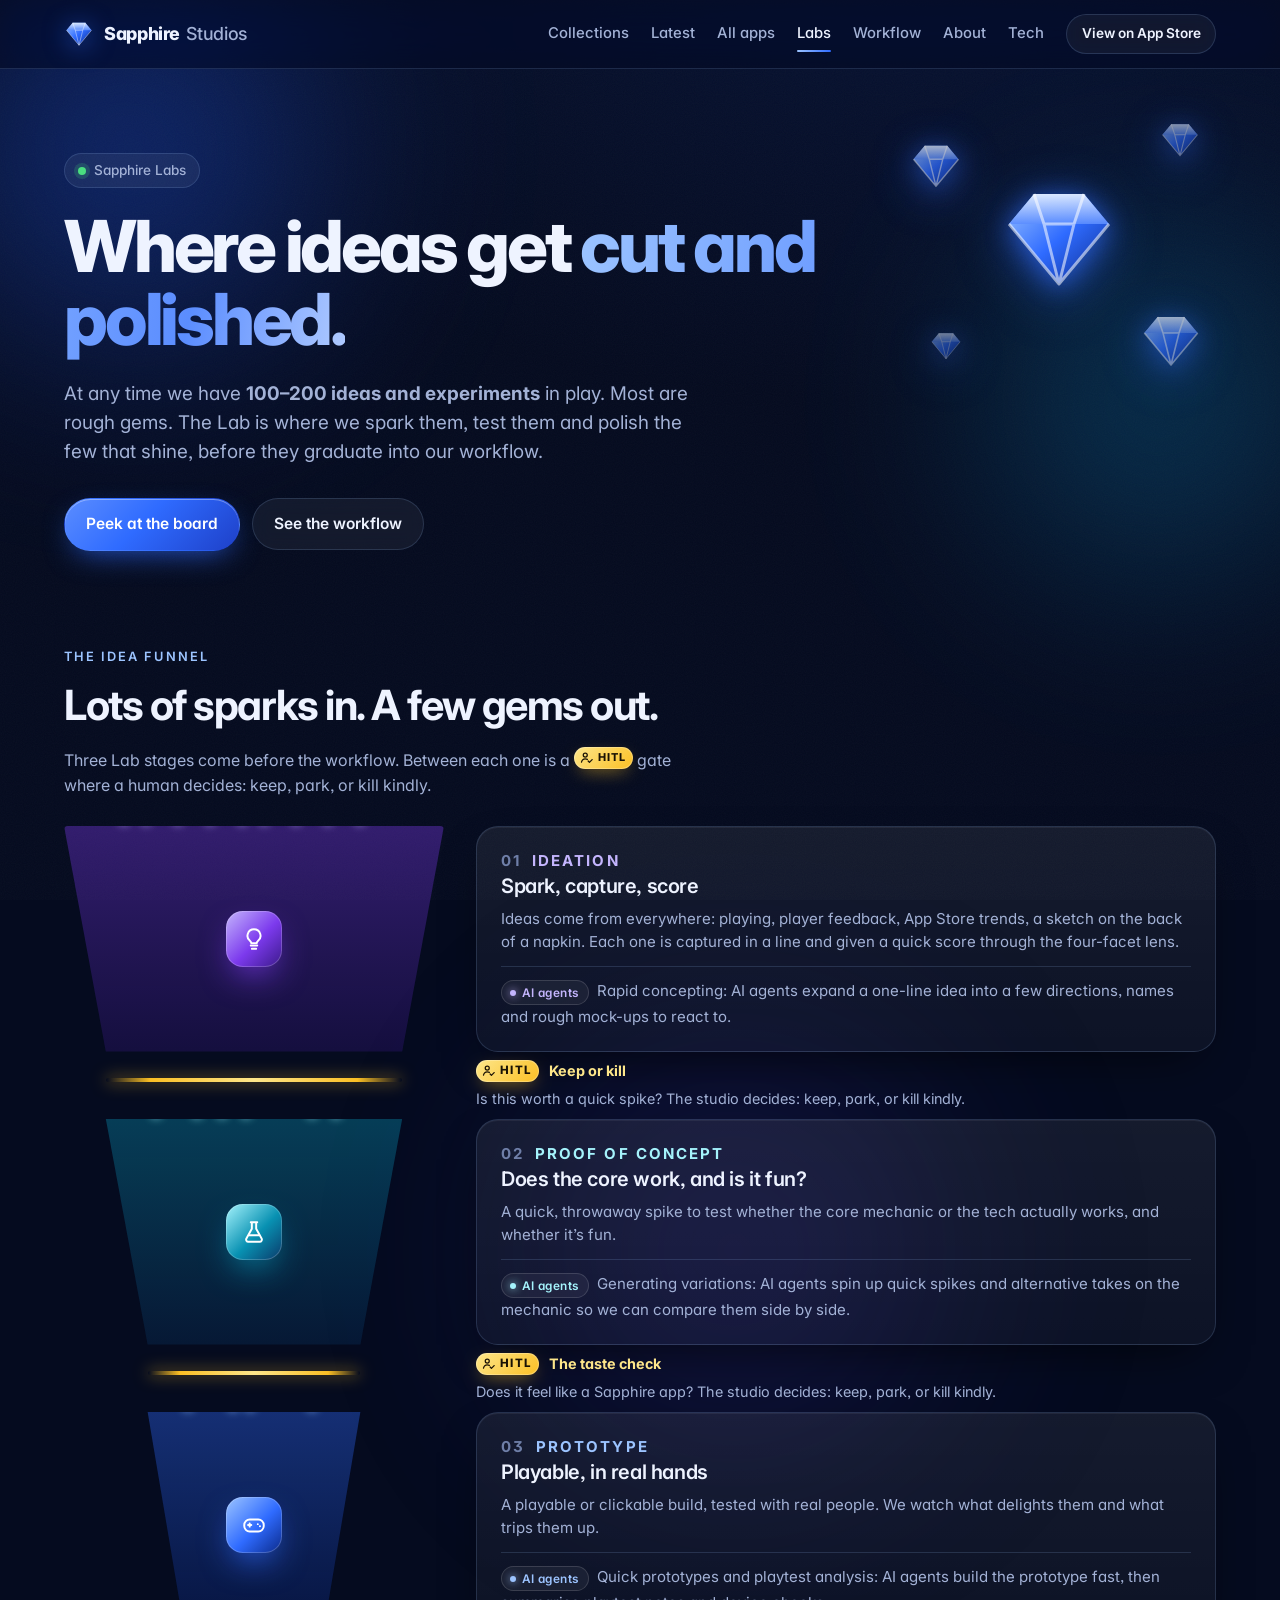
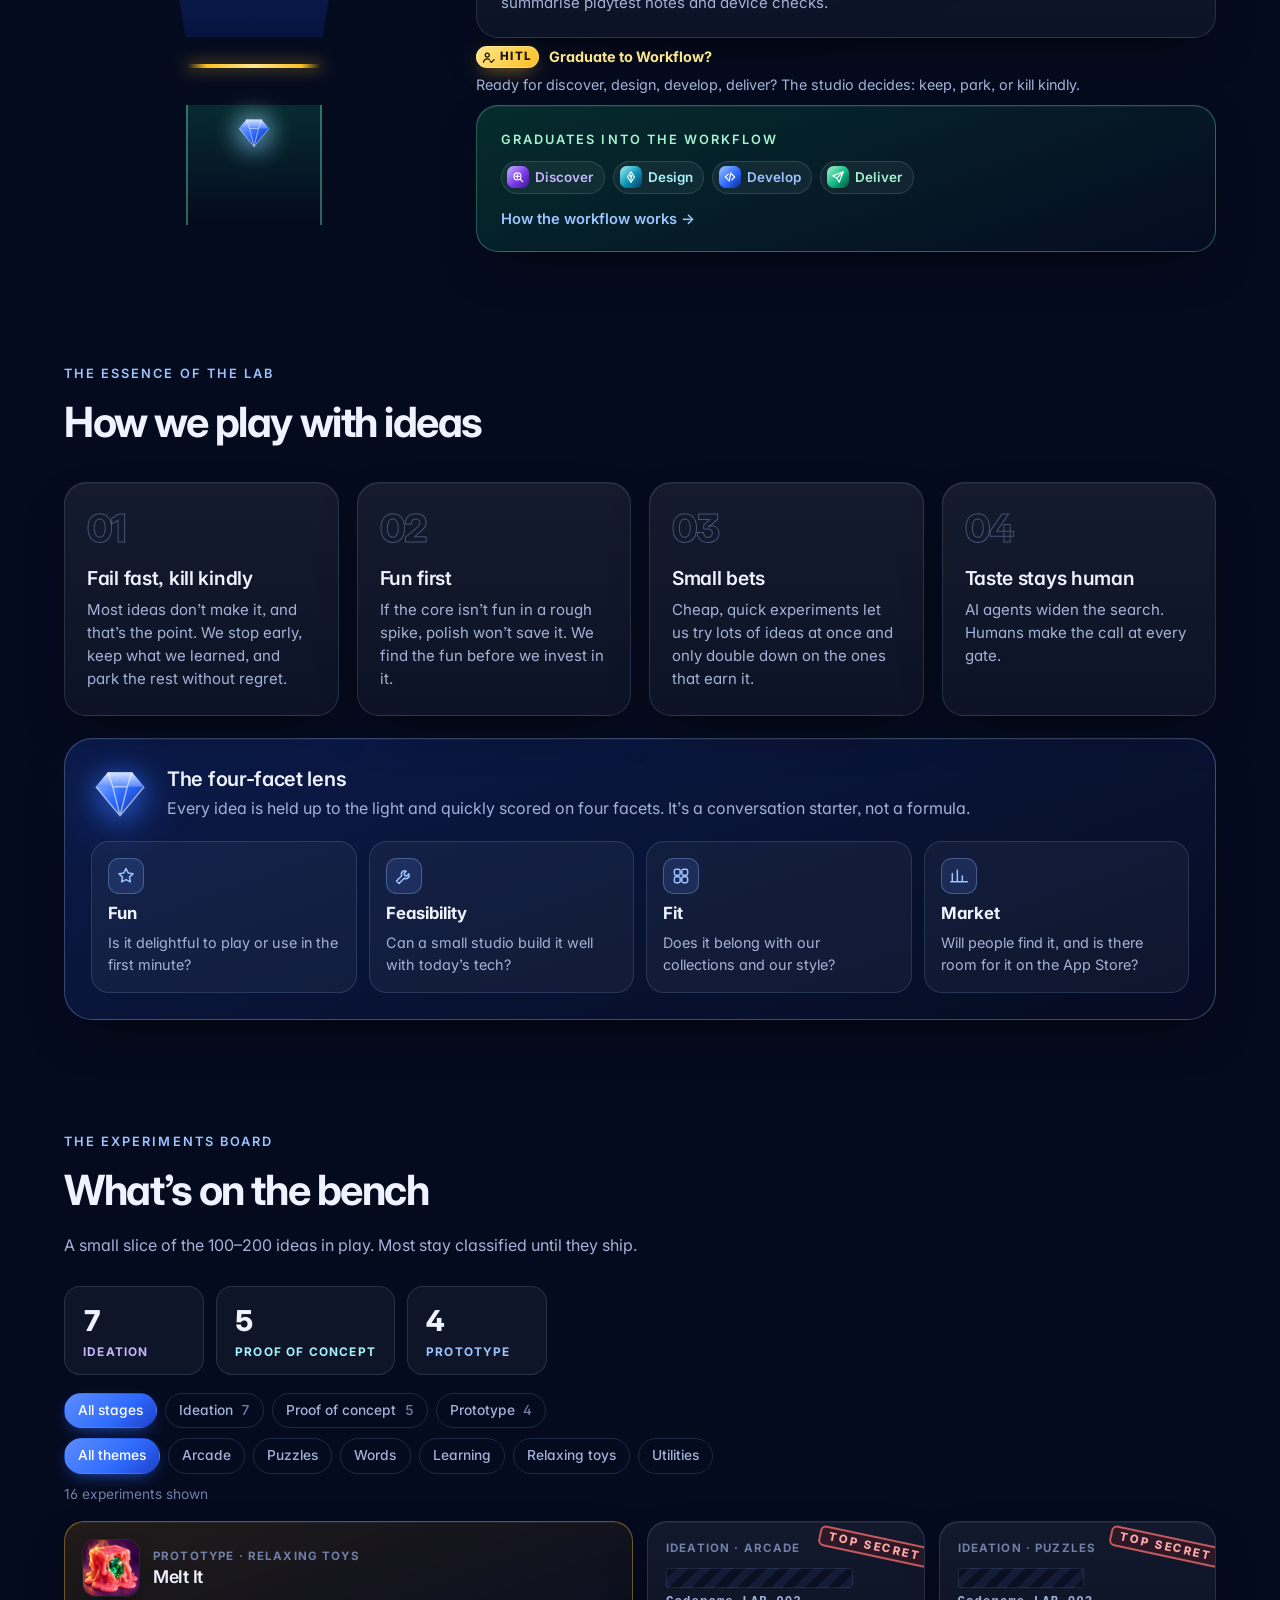
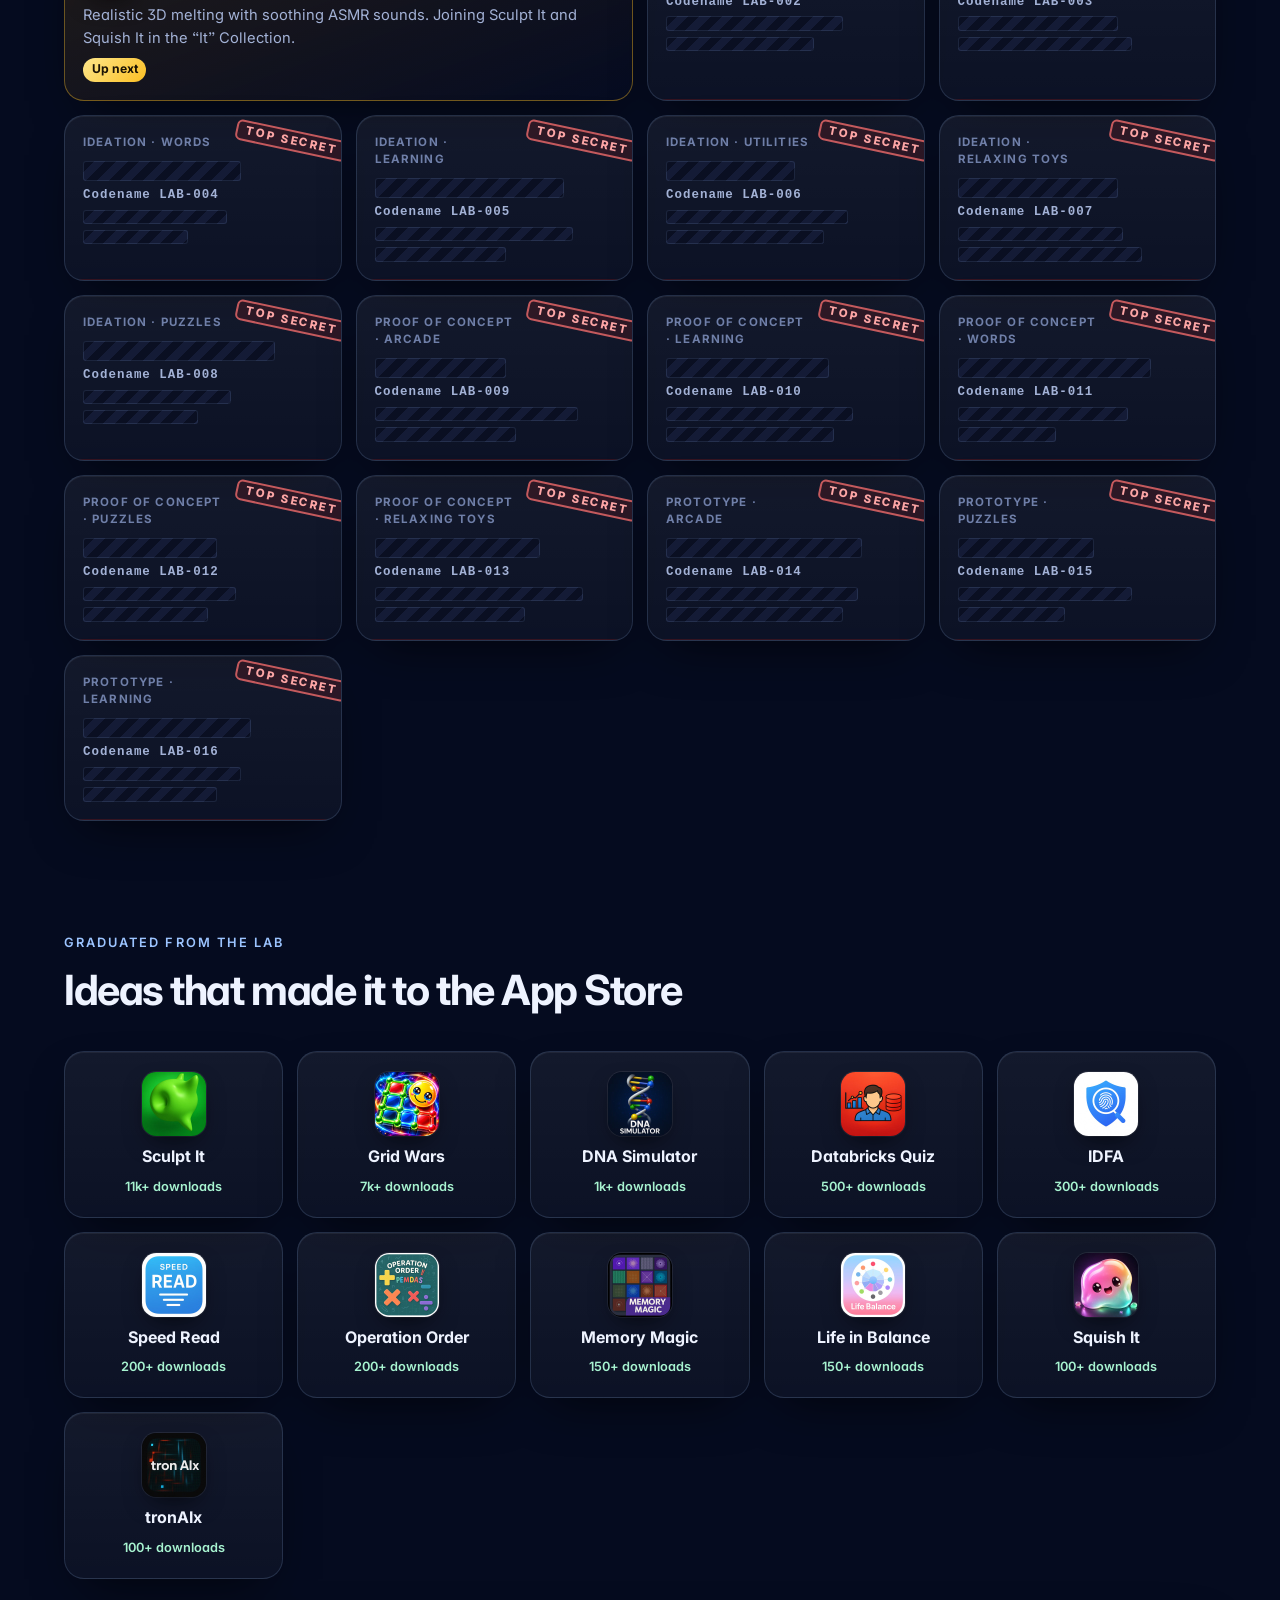
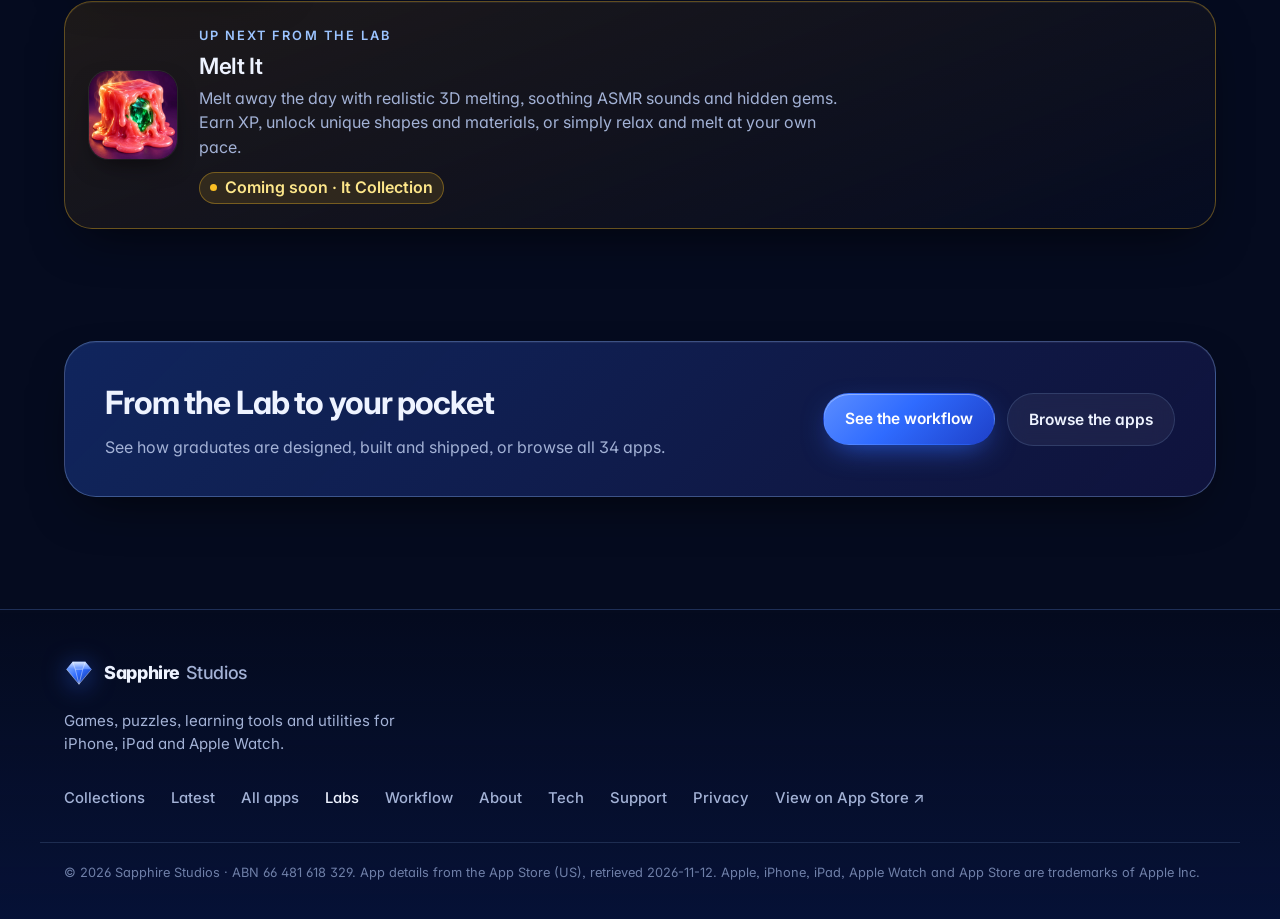
<file: labs.html>
<!doctype html>
<html lang="en">
<head>
  <meta charset="utf-8">
  <meta name="viewport" content="width=device-width, initial-scale=1, viewport-fit=cover">
  <title>Labs · Sapphire Studios</title>
  <meta name="description" content="Sapphire Labs: where 100–200 ideas and experiments get cut and polished through ideation, proof of concept and prototyping, before the best ones graduate into our workflow.">
  <meta name="theme-color" content="#050b1f">
  <meta name="color-scheme" content="dark">
  <meta property="og:title" content="Labs · Sapphire Studios">
  <meta property="og:description" content="Sapphire Labs: where 100–200 ideas and experiments get cut and polished through ideation, proof of concept and prototyping, before the best ones graduate into our workflow.">
  <meta property="og:type" content="website">
  <link rel="icon" href="data:image/svg+xml,%3Csvg xmlns='http://www.w3.org/2000/svg' viewBox='0 0 48 48'%3E%3Cpath d='M14 6h20l10 12-20 24L4 18z' fill='%232f6bff'/%3E%3Cpath d='M14 6l-10 12h40L34 6z' fill='%239cc4ff'/%3E%3C/svg%3E">
  <link rel="preconnect" href="https://fonts.googleapis.com">
  <link rel="preconnect" href="https://fonts.gstatic.com" crossorigin>
  <link rel="stylesheet" href="https://fonts.googleapis.com/css2?family=Inter:wght@400;500;600;700;800&display=swap">
  <link rel="stylesheet" href="style.css?v=f3586ea51d">
  <script>document.documentElement.className+=' js'</script>
</head>
<body class="labs-page">
  <a class="skip" href="#funnel">Skip to the Lab</a>
  <div class="bg" aria-hidden="true"><span class="orb o1"></span><span class="orb o2"></span><span class="orb o3"></span><span class="grain"></span></div>
  <header class="nav">
    <div class="wrap nav-inner">
      <a class="brand" href="index.html" aria-label="Sapphire Studios home"><svg class="gem" viewBox="0 0 48 48" aria-hidden="true" focusable="false">
  <defs>
    <linearGradient id="g1" x1="0" y1="0" x2="1" y2="1"><stop offset="0" stop-color="#9cc4ff"/><stop offset=".5" stop-color="#2f6bff"/><stop offset="1" stop-color="#0b2a8a"/></linearGradient>
    <linearGradient id="g2" x1="0" y1="0" x2="0" y2="1"><stop offset="0" stop-color="#e6f0ff"/><stop offset="1" stop-color="#5b8dff"/></linearGradient>
  </defs>
  <path d="M14 6h20l10 12-20 24L4 18z" fill="url(#g1)"/>
  <path d="M14 6l-10 12h40L34 6z" fill="url(#g2)" opacity=".9"/>
  <path d="M14 6l4 12h12l4-12M4 18l20 24 20-24M18 18l6 24 6-24" fill="none" stroke="#fff" stroke-opacity=".55" stroke-width="1.2" stroke-linejoin="round"/>
</svg><span class="wordmark">Sapphire<span>Studios</span></span></a>
      <nav class="nav-links" aria-label="Primary">
        <a class="nav-sec" href="index.html#collections">Collections</a>
        <a class="nav-sec" href="index.html#latest">Latest</a>
        <a href="index.html#catalogue">All apps</a>
        <a class="nav-keep" href="labs.html" aria-current="page">Labs</a>
        <a class="nav-keep" href="workflow.html">Workflow</a>
        <a class="nav-keep" href="about.html">About</a>
        <a class="nav-keep" href="tech.html">Tech</a>
        <a class="btn btn-glass btn-sm" href="https://apps.apple.com/us/developer/paul-thornton/id1203471660" target="_blank" rel="noopener">View on App Store</a>
      </nav>
      <button type="button" class="menu-btn" aria-expanded="false" aria-controls="site-menu" aria-label="Open menu"><span class="bars" aria-hidden="true"><span></span><span></span><span></span></span></button>
      <nav class="menu-panel" id="site-menu" aria-label="Menu">
        <a class="menu-link" href="index.html"><span>Apps</span><svg viewBox="0 0 24 24" aria-hidden="true"><path d="M9 6l6 6-6 6"/></svg></a>
        <a class="menu-link" href="labs.html" aria-current="page"><span>Labs</span><svg viewBox="0 0 24 24" aria-hidden="true"><path d="M9 6l6 6-6 6"/></svg></a>
        <a class="menu-link" href="workflow.html"><span>Workflow</span><svg viewBox="0 0 24 24" aria-hidden="true"><path d="M9 6l6 6-6 6"/></svg></a>
        <a class="menu-link" href="about.html"><span>About</span><svg viewBox="0 0 24 24" aria-hidden="true"><path d="M9 6l6 6-6 6"/></svg></a>
        <a class="menu-link" href="tech.html"><span>Tech</span><svg viewBox="0 0 24 24" aria-hidden="true"><path d="M9 6l6 6-6 6"/></svg></a>
        <a class="btn btn-primary menu-cta" href="https://apps.apple.com/us/developer/paul-thornton/id1203471660" target="_blank" rel="noopener">View on App Store <span aria-hidden="true">↗</span></a>
      </nav>
    </div>
  </header>

  <main id="top">
    <section class="hero about-hero labs-hero">
      <div class="wrap">
        <p class="pill"><span class="dot" aria-hidden="true"></span>Sapphire Labs</p>
        <h1>Where ideas get <span class="shine">cut and polished.</span></h1>
        <p class="lede">At any time we have <strong>100–200 ideas and experiments</strong> in play. Most are rough gems. The Lab is where we spark them, test them and polish the few that shine, before they graduate into our workflow.</p>
        <div class="cta">
          <a class="btn btn-primary" href="#board">Peek at the board</a>
          <a class="btn btn-glass" href="workflow.html">See the workflow</a>
        </div>
        <div class="lab-hero-gems" aria-hidden="true"><span class="hg g1"><svg class="gem" viewBox="0 0 48 48" aria-hidden="true" focusable="false">
  <defs>
    <linearGradient id="g1" x1="0" y1="0" x2="1" y2="1"><stop offset="0" stop-color="#9cc4ff"/><stop offset=".5" stop-color="#2f6bff"/><stop offset="1" stop-color="#0b2a8a"/></linearGradient>
    <linearGradient id="g2" x1="0" y1="0" x2="0" y2="1"><stop offset="0" stop-color="#e6f0ff"/><stop offset="1" stop-color="#5b8dff"/></linearGradient>
  </defs>
  <path d="M14 6h20l10 12-20 24L4 18z" fill="url(#g1)"/>
  <path d="M14 6l-10 12h40L34 6z" fill="url(#g2)" opacity=".9"/>
  <path d="M14 6l4 12h12l4-12M4 18l20 24 20-24M18 18l6 24 6-24" fill="none" stroke="#fff" stroke-opacity=".55" stroke-width="1.2" stroke-linejoin="round"/>
</svg></span><span class="hg g2"><svg class="gem" viewBox="0 0 48 48" aria-hidden="true" focusable="false">
  <defs>
    <linearGradient id="g1" x1="0" y1="0" x2="1" y2="1"><stop offset="0" stop-color="#9cc4ff"/><stop offset=".5" stop-color="#2f6bff"/><stop offset="1" stop-color="#0b2a8a"/></linearGradient>
    <linearGradient id="g2" x1="0" y1="0" x2="0" y2="1"><stop offset="0" stop-color="#e6f0ff"/><stop offset="1" stop-color="#5b8dff"/></linearGradient>
  </defs>
  <path d="M14 6h20l10 12-20 24L4 18z" fill="url(#g1)"/>
  <path d="M14 6l-10 12h40L34 6z" fill="url(#g2)" opacity=".9"/>
  <path d="M14 6l4 12h12l4-12M4 18l20 24 20-24M18 18l6 24 6-24" fill="none" stroke="#fff" stroke-opacity=".55" stroke-width="1.2" stroke-linejoin="round"/>
</svg></span><span class="hg g3"><svg class="gem" viewBox="0 0 48 48" aria-hidden="true" focusable="false">
  <defs>
    <linearGradient id="g1" x1="0" y1="0" x2="1" y2="1"><stop offset="0" stop-color="#9cc4ff"/><stop offset=".5" stop-color="#2f6bff"/><stop offset="1" stop-color="#0b2a8a"/></linearGradient>
    <linearGradient id="g2" x1="0" y1="0" x2="0" y2="1"><stop offset="0" stop-color="#e6f0ff"/><stop offset="1" stop-color="#5b8dff"/></linearGradient>
  </defs>
  <path d="M14 6h20l10 12-20 24L4 18z" fill="url(#g1)"/>
  <path d="M14 6l-10 12h40L34 6z" fill="url(#g2)" opacity=".9"/>
  <path d="M14 6l4 12h12l4-12M4 18l20 24 20-24M18 18l6 24 6-24" fill="none" stroke="#fff" stroke-opacity=".55" stroke-width="1.2" stroke-linejoin="round"/>
</svg></span><span class="hg g4"><svg class="gem" viewBox="0 0 48 48" aria-hidden="true" focusable="false">
  <defs>
    <linearGradient id="g1" x1="0" y1="0" x2="1" y2="1"><stop offset="0" stop-color="#9cc4ff"/><stop offset=".5" stop-color="#2f6bff"/><stop offset="1" stop-color="#0b2a8a"/></linearGradient>
    <linearGradient id="g2" x1="0" y1="0" x2="0" y2="1"><stop offset="0" stop-color="#e6f0ff"/><stop offset="1" stop-color="#5b8dff"/></linearGradient>
  </defs>
  <path d="M14 6h20l10 12-20 24L4 18z" fill="url(#g1)"/>
  <path d="M14 6l-10 12h40L34 6z" fill="url(#g2)" opacity=".9"/>
  <path d="M14 6l4 12h12l4-12M4 18l20 24 20-24M18 18l6 24 6-24" fill="none" stroke="#fff" stroke-opacity=".55" stroke-width="1.2" stroke-linejoin="round"/>
</svg></span><span class="hg g5"><svg class="gem" viewBox="0 0 48 48" aria-hidden="true" focusable="false">
  <defs>
    <linearGradient id="g1" x1="0" y1="0" x2="1" y2="1"><stop offset="0" stop-color="#9cc4ff"/><stop offset=".5" stop-color="#2f6bff"/><stop offset="1" stop-color="#0b2a8a"/></linearGradient>
    <linearGradient id="g2" x1="0" y1="0" x2="0" y2="1"><stop offset="0" stop-color="#e6f0ff"/><stop offset="1" stop-color="#5b8dff"/></linearGradient>
  </defs>
  <path d="M14 6h20l10 12-20 24L4 18z" fill="url(#g1)"/>
  <path d="M14 6l-10 12h40L34 6z" fill="url(#g2)" opacity=".9"/>
  <path d="M14 6l4 12h12l4-12M4 18l20 24 20-24M18 18l6 24 6-24" fill="none" stroke="#fff" stroke-opacity=".55" stroke-width="1.2" stroke-linejoin="round"/>
</svg></span></div>
      </div>
    </section>

    <section id="funnel" class="section wrap" aria-labelledby="funnel-h">
      <div class="section-head">
        <p class="kicker">The idea funnel</p>
        <h2 id="funnel-h">Lots of sparks in. A few gems out.</h2>
        <p class="section-sub">Three Lab stages come before the workflow. Between each one is a <span class="hitl-tag inline"><svg class="hitl-ic" viewBox="0 0 24 24" aria-hidden="true" focusable="false"><circle cx="10" cy="8" r="3.2"/><path d="M4 19.5c.7-3.4 3-5.4 6-5.4 1.3 0 2.4.3 3.4.9"/><path d="M14.6 17.6l2.1 2.1 4.3-4.4"/></svg>HITL</span> gate where a human decides: keep, park, or kill kindly.</p>
      </div>
      <div class="funnel">
        <div class="fn-row mkt">
          <div class="fn-band" aria-hidden="true">
            <div class="fn-sparks" style="--l1:0.0%;--l2:11.0%"><i class="spark live" style="left:8%;animation-delay:-0.00s;animation-duration:2.6s"></i><i class="spark die" style="left:45%;animation-delay:-0.63s;animation-duration:3.1s"></i><i class="spark die" style="left:82%;animation-delay:-1.26s;animation-duration:3.6s"></i><i class="spark live" style="left:35%;animation-delay:-1.89s;animation-duration:2.6s"></i><i class="spark die" style="left:72%;animation-delay:-2.52s;animation-duration:3.1s"></i><i class="spark die" style="left:25%;animation-delay:-3.15s;animation-duration:3.6s"></i><i class="spark live" style="left:62%;animation-delay:-0.58s;animation-duration:2.6s"></i><i class="spark die" style="left:15%;animation-delay:-1.21s;animation-duration:3.1s"></i><i class="spark die" style="left:52%;animation-delay:-1.84s;animation-duration:3.6s"></i></div>
            <span class="fn-ic"><svg viewBox="0 0 24 24" focusable="false"><path d="M9 18h6M10 21h4M12 3a6 6 0 00-3.6 10.8c.6.5 1 1.2 1.1 2h5c.1-.8.5-1.5 1.1-2A6 6 0 0012 3z"/></svg></span>
          </div>
          <article class="fn-card rv">
            <p class="stage-n"><span>01</span> Ideation</p>
            <h3>Spark, capture, score</h3>
            <p>Ideas come from everywhere: playing, player feedback, App Store trends, a sketch on the back of a napkin. Each one is captured in a line and given a quick score through the four-facet lens.</p>
            <p class="fn-ai"><span class="ai-pill"><span class="ai-dot" aria-hidden="true"></span>AI agents</span> Rapid concepting: AI agents expand a one-line idea into a few directions, names and rough mock-ups to react to.</p>
          </article>
        </div>
        <div class="fn-gate">
          <div class="fn-gate-bar" aria-hidden="true"><span style="width:78%"></span></div>
          <p><span class="hitl-tag"><svg class="hitl-ic" viewBox="0 0 24 24" aria-hidden="true" focusable="false"><circle cx="10" cy="8" r="3.2"/><path d="M4 19.5c.7-3.4 3-5.4 6-5.4 1.3 0 2.4.3 3.4.9"/><path d="M14.6 17.6l2.1 2.1 4.3-4.4"/></svg>HITL</span> <strong>Keep or kill</strong> <span>Is this worth a quick spike? The studio decides: keep, park, or kill kindly.</span></p>
        </div>
        <div class="fn-row des">
          <div class="fn-band" aria-hidden="true">
            <div class="fn-sparks" style="--l1:11.0%;--l2:22.0%"><i class="spark live" style="left:8%;animation-delay:-0.00s;animation-duration:2.6s"></i><i class="spark die" style="left:45%;animation-delay:-0.63s;animation-duration:3.1s"></i><i class="spark live" style="left:82%;animation-delay:-1.26s;animation-duration:3.6s"></i><i class="spark die" style="left:35%;animation-delay:-1.89s;animation-duration:2.6s"></i><i class="spark live" style="left:72%;animation-delay:-2.52s;animation-duration:3.1s"></i><i class="spark die" style="left:25%;animation-delay:-3.15s;animation-duration:3.6s"></i></div>
            <span class="fn-ic"><svg viewBox="0 0 24 24" focusable="false"><path d="M9 3h6M10 3v6l-5 9a2 2 0 001.8 3h10.4a2 2 0 001.8-3l-5-9V3"/><path d="M7.5 15h9"/></svg></span>
          </div>
          <article class="fn-card rv">
            <p class="stage-n"><span>02</span> Proof of concept</p>
            <h3>Does the core work, and is it fun?</h3>
            <p>A quick, throwaway spike to test whether the core mechanic or the tech actually works, and whether it&rsquo;s fun.</p>
            <p class="fn-ai"><span class="ai-pill"><span class="ai-dot" aria-hidden="true"></span>AI agents</span> Generating variations: AI agents spin up quick spikes and alternative takes on the mechanic so we can compare them side by side.</p>
          </article>
        </div>
        <div class="fn-gate">
          <div class="fn-gate-bar" aria-hidden="true"><span style="width:56%"></span></div>
          <p><span class="hitl-tag"><svg class="hitl-ic" viewBox="0 0 24 24" aria-hidden="true" focusable="false"><circle cx="10" cy="8" r="3.2"/><path d="M4 19.5c.7-3.4 3-5.4 6-5.4 1.3 0 2.4.3 3.4.9"/><path d="M14.6 17.6l2.1 2.1 4.3-4.4"/></svg>HITL</span> <strong>The taste check</strong> <span>Does it feel like a Sapphire app? The studio decides: keep, park, or kill kindly.</span></p>
        </div>
        <div class="fn-row eng">
          <div class="fn-band" aria-hidden="true">
            <div class="fn-sparks" style="--l1:22.0%;--l2:32.0%"><i class="spark live" style="left:8%;animation-delay:-0.00s;animation-duration:2.6s"></i><i class="spark die" style="left:45%;animation-delay:-0.63s;animation-duration:3.1s"></i><i class="spark live" style="left:82%;animation-delay:-1.26s;animation-duration:3.6s"></i><i class="spark die" style="left:35%;animation-delay:-1.89s;animation-duration:2.6s"></i></div>
            <span class="fn-ic"><svg viewBox="0 0 24 24" focusable="false"><rect x="3" y="7" width="18" height="11" rx="5"/><path d="M8 10.5v3M6.5 12h3M15.5 11.2h.01M17.5 13.2h.01"/></svg></span>
          </div>
          <article class="fn-card rv">
            <p class="stage-n"><span>03</span> Prototype</p>
            <h3>Playable, in real hands</h3>
            <p>A playable or clickable build, tested with real people. We watch what delights them and what trips them up.</p>
            <p class="fn-ai"><span class="ai-pill"><span class="ai-dot" aria-hidden="true"></span>AI agents</span> Quick prototypes and playtest analysis: AI agents build the prototype fast, then summarise playtest notes and device checks.</p>
          </article>
        </div>
        <div class="fn-gate">
          <div class="fn-gate-bar" aria-hidden="true"><span style="width:36%"></span></div>
          <p><span class="hitl-tag"><svg class="hitl-ic" viewBox="0 0 24 24" aria-hidden="true" focusable="false"><circle cx="10" cy="8" r="3.2"/><path d="M4 19.5c.7-3.4 3-5.4 6-5.4 1.3 0 2.4.3 3.4.9"/><path d="M14.6 17.6l2.1 2.1 4.3-4.4"/></svg>HITL</span> <strong>Graduate to Workflow?</strong> <span>Ready for discover, design, develop, deliver? The studio decides: keep, park, or kill kindly.</span></p>
        </div>
        <div class="fn-exit">
          <div class="fn-neck" aria-hidden="true"><span class="fn-gem"><svg class="gem" viewBox="0 0 48 48" aria-hidden="true" focusable="false">
  <defs>
    <linearGradient id="g1" x1="0" y1="0" x2="1" y2="1"><stop offset="0" stop-color="#9cc4ff"/><stop offset=".5" stop-color="#2f6bff"/><stop offset="1" stop-color="#0b2a8a"/></linearGradient>
    <linearGradient id="g2" x1="0" y1="0" x2="0" y2="1"><stop offset="0" stop-color="#e6f0ff"/><stop offset="1" stop-color="#5b8dff"/></linearGradient>
  </defs>
  <path d="M14 6h20l10 12-20 24L4 18z" fill="url(#g1)"/>
  <path d="M14 6l-10 12h40L34 6z" fill="url(#g2)" opacity=".9"/>
  <path d="M14 6l4 12h12l4-12M4 18l20 24 20-24M18 18l6 24 6-24" fill="none" stroke="#fff" stroke-opacity=".55" stroke-width="1.2" stroke-linejoin="round"/>
</svg></span></div>
          <a class="fn-out rv" href="workflow.html">
            <span class="kicker">Graduates into the Workflow</span>
            <ul class="ds"><li class="mkt"><svg viewBox="0 0 24 24" aria-hidden="true" focusable="false"><circle cx="11" cy="11" r="6"/><path d="M20 20l-4.2-4.2M11 8v6M8 11h6"/></svg>Discover</li><li class="des"><svg viewBox="0 0 24 24" aria-hidden="true" focusable="false"><path d="M12 3l6 9-6 9-6-9 6-9z"/><path d="M12 12v9M12 12a1.6 1.6 0 100-3.2 1.6 1.6 0 000 3.2z"/></svg>Design</li><li class="eng"><svg viewBox="0 0 24 24" aria-hidden="true" focusable="false"><path d="M9 7l-5 5 5 5M15 7l5 5-5 5M13.5 5l-3 14"/></svg>Develop</li><li class="qa"><svg viewBox="0 0 24 24" aria-hidden="true" focusable="false"><path d="M21 3L10 14"/><path d="M21 3l-7 18-4-7-7-4 18-7z"/></svg>Deliver</li></ul>
            <span class="fn-more">How the workflow works <span aria-hidden="true">→</span></span>
          </a>
        </div>
      </div>
    </section>

    <section class="section wrap" aria-labelledby="essence-h">
      <div class="section-head">
        <p class="kicker">The essence of the Lab</p>
        <h2 id="essence-h">How we play with ideas</h2>
      </div>
      <div class="values"><article class="value rv" style="--d:0ms"><span class="v-num" aria-hidden="true">01</span><h3>Fail fast, kill kindly</h3><p>Most ideas don&rsquo;t make it, and that&rsquo;s the point. We stop early, keep what we learned, and park the rest without regret.</p></article><article class="value rv" style="--d:80ms"><span class="v-num" aria-hidden="true">02</span><h3>Fun first</h3><p>If the core isn&rsquo;t fun in a rough spike, polish won&rsquo;t save it. We find the fun before we invest in it.</p></article><article class="value rv" style="--d:160ms"><span class="v-num" aria-hidden="true">03</span><h3>Small bets</h3><p>Cheap, quick experiments let us try lots of ideas at once and only double down on the ones that earn it.</p></article><article class="value rv" style="--d:240ms"><span class="v-num" aria-hidden="true">04</span><h3>Taste stays human</h3><p>AI agents widen the search. Humans make the call at every gate.</p></article></div>
      <div class="lens">
        <div class="lens-head">
          <span class="lens-gem" aria-hidden="true"><svg class="gem" viewBox="0 0 48 48" aria-hidden="true" focusable="false">
  <defs>
    <linearGradient id="g1" x1="0" y1="0" x2="1" y2="1"><stop offset="0" stop-color="#9cc4ff"/><stop offset=".5" stop-color="#2f6bff"/><stop offset="1" stop-color="#0b2a8a"/></linearGradient>
    <linearGradient id="g2" x1="0" y1="0" x2="0" y2="1"><stop offset="0" stop-color="#e6f0ff"/><stop offset="1" stop-color="#5b8dff"/></linearGradient>
  </defs>
  <path d="M14 6h20l10 12-20 24L4 18z" fill="url(#g1)"/>
  <path d="M14 6l-10 12h40L34 6z" fill="url(#g2)" opacity=".9"/>
  <path d="M14 6l4 12h12l4-12M4 18l20 24 20-24M18 18l6 24 6-24" fill="none" stroke="#fff" stroke-opacity=".55" stroke-width="1.2" stroke-linejoin="round"/>
</svg></span>
          <div><h3>The four-facet lens</h3><p>Every idea is held up to the light and quickly scored on four facets. It&rsquo;s a conversation starter, not a formula.</p></div>
        </div>
        <ul class="facets"><li class="facet rv" style="--d:0ms"><span class="facet-ic" aria-hidden="true"><svg viewBox="0 0 24 24" focusable="false"><path d="M12 3l2.6 5.3 5.9.9-4.3 4.1 1 5.8L12 16.4 6.8 19.1l1-5.8L3.5 9.2l5.9-.9z"/></svg></span><strong>Fun</strong><span>Is it delightful to play or use in the first minute?</span></li><li class="facet rv" style="--d:80ms"><span class="facet-ic" aria-hidden="true"><svg viewBox="0 0 24 24" focusable="false"><path d="M14.7 6.3a4 4 0 00-5.4 5.4L3 18l3 3 6.3-6.3a4 4 0 005.4-5.4l-2.6 2.6-2.4-.6-.6-2.4z"/></svg></span><strong>Feasibility</strong><span>Can a small studio build it well with today&rsquo;s tech?</span></li><li class="facet rv" style="--d:160ms"><span class="facet-ic" aria-hidden="true"><svg viewBox="0 0 24 24" focusable="false"><rect x="4" y="4" width="7" height="7" rx="2"/><rect x="13" y="4" width="7" height="7" rx="2"/><rect x="4" y="13" width="7" height="7" rx="2"/><rect x="13" y="13" width="7" height="7" rx="2"/></svg></span><strong>Fit</strong><span>Does it belong with our collections and our style?</span></li><li class="facet rv" style="--d:240ms"><span class="facet-ic" aria-hidden="true"><svg viewBox="0 0 24 24" focusable="false"><path d="M4 19V9M10 19V5M16 19v-7M22 19H2"/></svg></span><strong>Market</strong><span>Will people find it, and is there room for it on the App Store?</span></li></ul>
      </div>
    </section>

    <section id="board" class="section wrap" aria-labelledby="board-h">
      <div class="section-head">
        <p class="kicker">The experiments board</p>
        <h2 id="board-h">What&rsquo;s on the bench</h2>
        <p class="section-sub">A small slice of the 100–200 ideas in play. Most stay classified until they ship.</p>
      </div>
      <dl class="lab-counts"><div class="lab-count mkt"><dt>Ideation</dt><dd>7</dd></div><div class="lab-count des"><dt>Proof of concept</dt><dd>5</dd></div><div class="lab-count eng"><dt>Prototype</dt><dd>4</dd></div></dl>
      <div class="lab-filters" role="group" aria-label="Filter experiments">
        <div class="chips"><button type="button" class="chip active" data-f="stage" data-v="" aria-pressed="true">All stages</button><button type="button" class="chip" data-f="stage" data-v="ideation" aria-pressed="false">Ideation <span class="n">7</span></button><button type="button" class="chip" data-f="stage" data-v="poc" aria-pressed="false">Proof of concept <span class="n">5</span></button><button type="button" class="chip" data-f="stage" data-v="prototype" aria-pressed="false">Prototype <span class="n">4</span></button></div>
        <div class="chips"><button type="button" class="chip active" data-f="theme" data-v="" aria-pressed="true">All themes</button><button type="button" class="chip" data-f="theme" data-v="Arcade" aria-pressed="false">Arcade</button><button type="button" class="chip" data-f="theme" data-v="Puzzles" aria-pressed="false">Puzzles</button><button type="button" class="chip" data-f="theme" data-v="Words" aria-pressed="false">Words</button><button type="button" class="chip" data-f="theme" data-v="Learning" aria-pressed="false">Learning</button><button type="button" class="chip" data-f="theme" data-v="Relaxing toys" aria-pressed="false">Relaxing toys</button><button type="button" class="chip" data-f="theme" data-v="Utilities" aria-pressed="false">Utilities</button></div>
      </div>
      <p class="lab-shown" aria-live="polite"><span>16</span> experiments shown</p>
      <ul class="lab-board">
          <li class="lab-tile public" data-stage="prototype" data-theme="Relaxing toys">
            <div class="lab-top"><img class="icon" src="assets/icons/melt-it.jpg" alt="" width="56" height="56" loading="lazy" decoding="async"><div><p class="lab-meta">Prototype · Relaxing toys</p><h3>Melt It</h3></div></div>
            <p class="lab-note">Realistic 3D melting with soothing ASMR sounds. Joining Sculpt It and Squish It in the “It” Collection.</p><span class="lab-status">Up next</span>
          </li>
          <li class="lab-tile classified" data-stage="ideation" data-theme="Arcade" tabindex="0" aria-label="Classified experiment LAB-002, Ideation, Arcade">
            <span class="stamp" aria-hidden="true">Top secret</span>
            <p class="lab-meta">Ideation · Arcade</p>
            <h3 aria-hidden="true"><span class="redact" style="width:78%"></span></h3>
            <p class="lab-code" aria-hidden="true">Codename LAB-002</p>
            <p class="lab-lines" aria-hidden="true"><span class="redact" style="width:74%"></span><span class="redact" style="width:62%"></span></p>
            <p class="lab-denied" aria-hidden="true">Access denied. Nice try!</p>
          </li>
          <li class="lab-tile classified" data-stage="ideation" data-theme="Puzzles" tabindex="0" aria-label="Classified experiment LAB-003, Ideation, Puzzles">
            <span class="stamp" aria-hidden="true">Top secret</span>
            <p class="lab-meta">Ideation · Puzzles</p>
            <h3 aria-hidden="true"><span class="redact" style="width:53%"></span></h3>
            <p class="lab-code" aria-hidden="true">Codename LAB-003</p>
            <p class="lab-lines" aria-hidden="true"><span class="redact" style="width:67%"></span><span class="redact" style="width:73%"></span></p>
            <p class="lab-denied" aria-hidden="true">Access denied. Nice try!</p>
          </li>
          <li class="lab-tile classified" data-stage="ideation" data-theme="Words" tabindex="0" aria-label="Classified experiment LAB-004, Ideation, Words">
            <span class="stamp" aria-hidden="true">Top secret</span>
            <p class="lab-meta">Ideation · Words</p>
            <h3 aria-hidden="true"><span class="redact" style="width:66%"></span></h3>
            <p class="lab-code" aria-hidden="true">Codename LAB-004</p>
            <p class="lab-lines" aria-hidden="true"><span class="redact" style="width:60%"></span><span class="redact" style="width:44%"></span></p>
            <p class="lab-denied" aria-hidden="true">Access denied. Nice try!</p>
          </li>
          <li class="lab-tile classified" data-stage="ideation" data-theme="Learning" tabindex="0" aria-label="Classified experiment LAB-005, Ideation, Learning">
            <span class="stamp" aria-hidden="true">Top secret</span>
            <p class="lab-meta">Ideation · Learning</p>
            <h3 aria-hidden="true"><span class="redact" style="width:79%"></span></h3>
            <p class="lab-code" aria-hidden="true">Codename LAB-005</p>
            <p class="lab-lines" aria-hidden="true"><span class="redact" style="width:83%"></span><span class="redact" style="width:55%"></span></p>
            <p class="lab-denied" aria-hidden="true">Access denied. Nice try!</p>
          </li>
          <li class="lab-tile classified" data-stage="ideation" data-theme="Utilities" tabindex="0" aria-label="Classified experiment LAB-006, Ideation, Utilities">
            <span class="stamp" aria-hidden="true">Top secret</span>
            <p class="lab-meta">Ideation · Utilities</p>
            <h3 aria-hidden="true"><span class="redact" style="width:54%"></span></h3>
            <p class="lab-code" aria-hidden="true">Codename LAB-006</p>
            <p class="lab-lines" aria-hidden="true"><span class="redact" style="width:76%"></span><span class="redact" style="width:66%"></span></p>
            <p class="lab-denied" aria-hidden="true">Access denied. Nice try!</p>
          </li>
          <li class="lab-tile classified" data-stage="ideation" data-theme="Relaxing toys" tabindex="0" aria-label="Classified experiment LAB-007, Ideation, Relaxing toys">
            <span class="stamp" aria-hidden="true">Top secret</span>
            <p class="lab-meta">Ideation · Relaxing toys</p>
            <h3 aria-hidden="true"><span class="redact" style="width:67%"></span></h3>
            <p class="lab-code" aria-hidden="true">Codename LAB-007</p>
            <p class="lab-lines" aria-hidden="true"><span class="redact" style="width:69%"></span><span class="redact" style="width:77%"></span></p>
            <p class="lab-denied" aria-hidden="true">Access denied. Nice try!</p>
          </li>
          <li class="lab-tile classified" data-stage="ideation" data-theme="Puzzles" tabindex="0" aria-label="Classified experiment LAB-008, Ideation, Puzzles">
            <span class="stamp" aria-hidden="true">Top secret</span>
            <p class="lab-meta">Ideation · Puzzles</p>
            <h3 aria-hidden="true"><span class="redact" style="width:80%"></span></h3>
            <p class="lab-code" aria-hidden="true">Codename LAB-008</p>
            <p class="lab-lines" aria-hidden="true"><span class="redact" style="width:62%"></span><span class="redact" style="width:48%"></span></p>
            <p class="lab-denied" aria-hidden="true">Access denied. Nice try!</p>
          </li>
          <li class="lab-tile classified" data-stage="poc" data-theme="Arcade" tabindex="0" aria-label="Classified experiment LAB-009, Proof of concept, Arcade">
            <span class="stamp" aria-hidden="true">Top secret</span>
            <p class="lab-meta">Proof of concept · Arcade</p>
            <h3 aria-hidden="true"><span class="redact" style="width:55%"></span></h3>
            <p class="lab-code" aria-hidden="true">Codename LAB-009</p>
            <p class="lab-lines" aria-hidden="true"><span class="redact" style="width:85%"></span><span class="redact" style="width:59%"></span></p>
            <p class="lab-denied" aria-hidden="true">Access denied. Nice try!</p>
          </li>
          <li class="lab-tile classified" data-stage="poc" data-theme="Learning" tabindex="0" aria-label="Classified experiment LAB-010, Proof of concept, Learning">
            <span class="stamp" aria-hidden="true">Top secret</span>
            <p class="lab-meta">Proof of concept · Learning</p>
            <h3 aria-hidden="true"><span class="redact" style="width:68%"></span></h3>
            <p class="lab-code" aria-hidden="true">Codename LAB-010</p>
            <p class="lab-lines" aria-hidden="true"><span class="redact" style="width:78%"></span><span class="redact" style="width:70%"></span></p>
            <p class="lab-denied" aria-hidden="true">Access denied. Nice try!</p>
          </li>
          <li class="lab-tile classified" data-stage="poc" data-theme="Words" tabindex="0" aria-label="Classified experiment LAB-011, Proof of concept, Words">
            <span class="stamp" aria-hidden="true">Top secret</span>
            <p class="lab-meta">Proof of concept · Words</p>
            <h3 aria-hidden="true"><span class="redact" style="width:81%"></span></h3>
            <p class="lab-code" aria-hidden="true">Codename LAB-011</p>
            <p class="lab-lines" aria-hidden="true"><span class="redact" style="width:71%"></span><span class="redact" style="width:41%"></span></p>
            <p class="lab-denied" aria-hidden="true">Access denied. Nice try!</p>
          </li>
          <li class="lab-tile classified" data-stage="poc" data-theme="Puzzles" tabindex="0" aria-label="Classified experiment LAB-012, Proof of concept, Puzzles">
            <span class="stamp" aria-hidden="true">Top secret</span>
            <p class="lab-meta">Proof of concept · Puzzles</p>
            <h3 aria-hidden="true"><span class="redact" style="width:56%"></span></h3>
            <p class="lab-code" aria-hidden="true">Codename LAB-012</p>
            <p class="lab-lines" aria-hidden="true"><span class="redact" style="width:64%"></span><span class="redact" style="width:52%"></span></p>
            <p class="lab-denied" aria-hidden="true">Access denied. Nice try!</p>
          </li>
          <li class="lab-tile classified" data-stage="poc" data-theme="Relaxing toys" tabindex="0" aria-label="Classified experiment LAB-013, Proof of concept, Relaxing toys">
            <span class="stamp" aria-hidden="true">Top secret</span>
            <p class="lab-meta">Proof of concept · Relaxing toys</p>
            <h3 aria-hidden="true"><span class="redact" style="width:69%"></span></h3>
            <p class="lab-code" aria-hidden="true">Codename LAB-013</p>
            <p class="lab-lines" aria-hidden="true"><span class="redact" style="width:87%"></span><span class="redact" style="width:63%"></span></p>
            <p class="lab-denied" aria-hidden="true">Access denied. Nice try!</p>
          </li>
          <li class="lab-tile classified" data-stage="prototype" data-theme="Arcade" tabindex="0" aria-label="Classified experiment LAB-014, Prototype, Arcade">
            <span class="stamp" aria-hidden="true">Top secret</span>
            <p class="lab-meta">Prototype · Arcade</p>
            <h3 aria-hidden="true"><span class="redact" style="width:82%"></span></h3>
            <p class="lab-code" aria-hidden="true">Codename LAB-014</p>
            <p class="lab-lines" aria-hidden="true"><span class="redact" style="width:80%"></span><span class="redact" style="width:74%"></span></p>
            <p class="lab-denied" aria-hidden="true">Access denied. Nice try!</p>
          </li>
          <li class="lab-tile classified" data-stage="prototype" data-theme="Puzzles" tabindex="0" aria-label="Classified experiment LAB-015, Prototype, Puzzles">
            <span class="stamp" aria-hidden="true">Top secret</span>
            <p class="lab-meta">Prototype · Puzzles</p>
            <h3 aria-hidden="true"><span class="redact" style="width:57%"></span></h3>
            <p class="lab-code" aria-hidden="true">Codename LAB-015</p>
            <p class="lab-lines" aria-hidden="true"><span class="redact" style="width:73%"></span><span class="redact" style="width:45%"></span></p>
            <p class="lab-denied" aria-hidden="true">Access denied. Nice try!</p>
          </li>
          <li class="lab-tile classified" data-stage="prototype" data-theme="Learning" tabindex="0" aria-label="Classified experiment LAB-016, Prototype, Learning">
            <span class="stamp" aria-hidden="true">Top secret</span>
            <p class="lab-meta">Prototype · Learning</p>
            <h3 aria-hidden="true"><span class="redact" style="width:70%"></span></h3>
            <p class="lab-code" aria-hidden="true">Codename LAB-016</p>
            <p class="lab-lines" aria-hidden="true"><span class="redact" style="width:66%"></span><span class="redact" style="width:56%"></span></p>
            <p class="lab-denied" aria-hidden="true">Access denied. Nice try!</p>
          </li>
      </ul>
      <p class="lab-empty" hidden>No experiments match those filters yet.</p>
    </section>

    <section class="section wrap" aria-labelledby="grad-h">
      <div class="section-head">
        <p class="kicker">Graduated from the Lab</p>
        <h2 id="grad-h">Ideas that made it to the App Store</h2>
      </div>
      <ul class="grads">
          <li><a href="index.html#app-sculpt-it"><img class="icon" src="assets/icons/sculpt-it.jpg" alt="" width="64" height="64" loading="lazy" decoding="async"><span class="g-name">Sculpt It</span><span class="g-dl">11k+ downloads</span></a></li>
          <li><a href="index.html#app-grid-wars"><img class="icon" src="assets/icons/grid-wars.jpg" alt="" width="64" height="64" loading="lazy" decoding="async"><span class="g-name">Grid Wars</span><span class="g-dl">7k+ downloads</span></a></li>
          <li><a href="index.html#app-dna-simulator"><img class="icon" src="assets/icons/dna-simulator.jpg" alt="" width="64" height="64" loading="lazy" decoding="async"><span class="g-name">DNA Simulator</span><span class="g-dl">1k+ downloads</span></a></li>
          <li><a href="index.html#app-databricks-quiz"><img class="icon" src="assets/icons/databricks-quiz.jpg" alt="" width="64" height="64" loading="lazy" decoding="async"><span class="g-name">Databricks Quiz</span><span class="g-dl">500+ downloads</span></a></li>
          <li><a href="index.html#app-idfa"><img class="icon" src="assets/icons/idfa.jpg" alt="" width="64" height="64" loading="lazy" decoding="async"><span class="g-name">IDFA</span><span class="g-dl">300+ downloads</span></a></li>
          <li><a href="index.html#app-speed-read"><img class="icon" src="assets/icons/speed-read.jpg" alt="" width="64" height="64" loading="lazy" decoding="async"><span class="g-name">Speed Read</span><span class="g-dl">200+ downloads</span></a></li>
          <li><a href="index.html#app-operation-order"><img class="icon" src="assets/icons/operation-order.jpg" alt="" width="64" height="64" loading="lazy" decoding="async"><span class="g-name">Operation Order</span><span class="g-dl">200+ downloads</span></a></li>
          <li><a href="index.html#app-memory-magic"><img class="icon" src="assets/icons/memory-magic.jpg" alt="" width="64" height="64" loading="lazy" decoding="async"><span class="g-name">Memory Magic</span><span class="g-dl">150+ downloads</span></a></li>
          <li><a href="index.html#app-life-in-balance"><img class="icon" src="assets/icons/life-in-balance.jpg" alt="" width="64" height="64" loading="lazy" decoding="async"><span class="g-name">Life in Balance</span><span class="g-dl">150+ downloads</span></a></li>
          <li><a href="index.html#app-squish-it"><img class="icon" src="assets/icons/squish-it.jpg" alt="" width="64" height="64" loading="lazy" decoding="async"><span class="g-name">Squish It</span><span class="g-dl">100+ downloads</span></a></li>
          <li><a href="index.html#app-tronaix"><img class="icon" src="assets/icons/tronaix.jpg" alt="" width="64" height="64" loading="lazy" decoding="async"><span class="g-name">tronAIx</span><span class="g-dl">100+ downloads</span></a></li>
      </ul>
        <div class="lab-next rv">
          <img class="icon" src="assets/icons/melt-it.jpg" alt="" width="88" height="88" decoding="async">
          <div>
            <p class="kicker">Up next from the Lab</p>
            <h3>Melt It</h3>
            <p>Melt away the day with realistic 3D melting, soothing ASMR sounds and hidden gems. Earn XP, unlock unique shapes and materials, or simply relax and melt at your own pace.</p>
            <span class="soon-badge"><span class="pulse" aria-hidden="true"></span>Coming soon · It Collection</span>
          </div>
        </div>
    </section>

    <section class="section wrap">
      <div class="cta-band">
        <div>
          <h2>From the Lab to your pocket</h2>
          <p>See how graduates are designed, built and shipped, or browse all 34 apps.</p>
        </div>
        <div class="cta">
          <a class="btn btn-primary" href="workflow.html">See the workflow</a>
          <a class="btn btn-glass" href="index.html#catalogue">Browse the apps</a>
        </div>
      </div>
    </section>
  </main>

  <footer class="footer">
    <div class="wrap footer-inner">
      <div class="footer-brand">
        <a class="brand" href="index.html" aria-label="Sapphire Studios home"><svg class="gem" viewBox="0 0 48 48" aria-hidden="true" focusable="false">
  <defs>
    <linearGradient id="g1" x1="0" y1="0" x2="1" y2="1"><stop offset="0" stop-color="#9cc4ff"/><stop offset=".5" stop-color="#2f6bff"/><stop offset="1" stop-color="#0b2a8a"/></linearGradient>
    <linearGradient id="g2" x1="0" y1="0" x2="0" y2="1"><stop offset="0" stop-color="#e6f0ff"/><stop offset="1" stop-color="#5b8dff"/></linearGradient>
  </defs>
  <path d="M14 6h20l10 12-20 24L4 18z" fill="url(#g1)"/>
  <path d="M14 6l-10 12h40L34 6z" fill="url(#g2)" opacity=".9"/>
  <path d="M14 6l4 12h12l4-12M4 18l20 24 20-24M18 18l6 24 6-24" fill="none" stroke="#fff" stroke-opacity=".55" stroke-width="1.2" stroke-linejoin="round"/>
</svg><span class="wordmark">Sapphire<span>Studios</span></span></a>
        <p>Games, puzzles, learning tools and utilities for iPhone, iPad and Apple Watch.</p>
      </div>
      <nav class="footer-links" aria-label="Footer">
        <a href="index.html#collections">Collections</a>
        <a href="index.html#latest">Latest</a>
        <a href="index.html#catalogue">All apps</a>
        <a href="labs.html" aria-current="page">Labs</a>
        <a href="workflow.html">Workflow</a>
        <a href="about.html">About</a>
        <a href="tech.html">Tech</a>
        <a href="support.html">Support</a>
        <a href="privacy.html">Privacy</a>
        <a href="https://apps.apple.com/us/developer/paul-thornton/id1203471660" target="_blank" rel="noopener">View on App Store ↗</a>
      </nav>
    </div>
    <div class="wrap legal">
      <p>© 2026 Sapphire Studios <span class="abn">· ABN 66 481 618 329</span>. App details from the App Store (US), retrieved 2026-11-12. Apple, iPhone, iPad, Apple Watch and App Store are trademarks of Apple Inc.</p>
    </div>
  </footer>
  <script src="app.js?v=12d60978f9"></script>
</body>
</html>
</file>
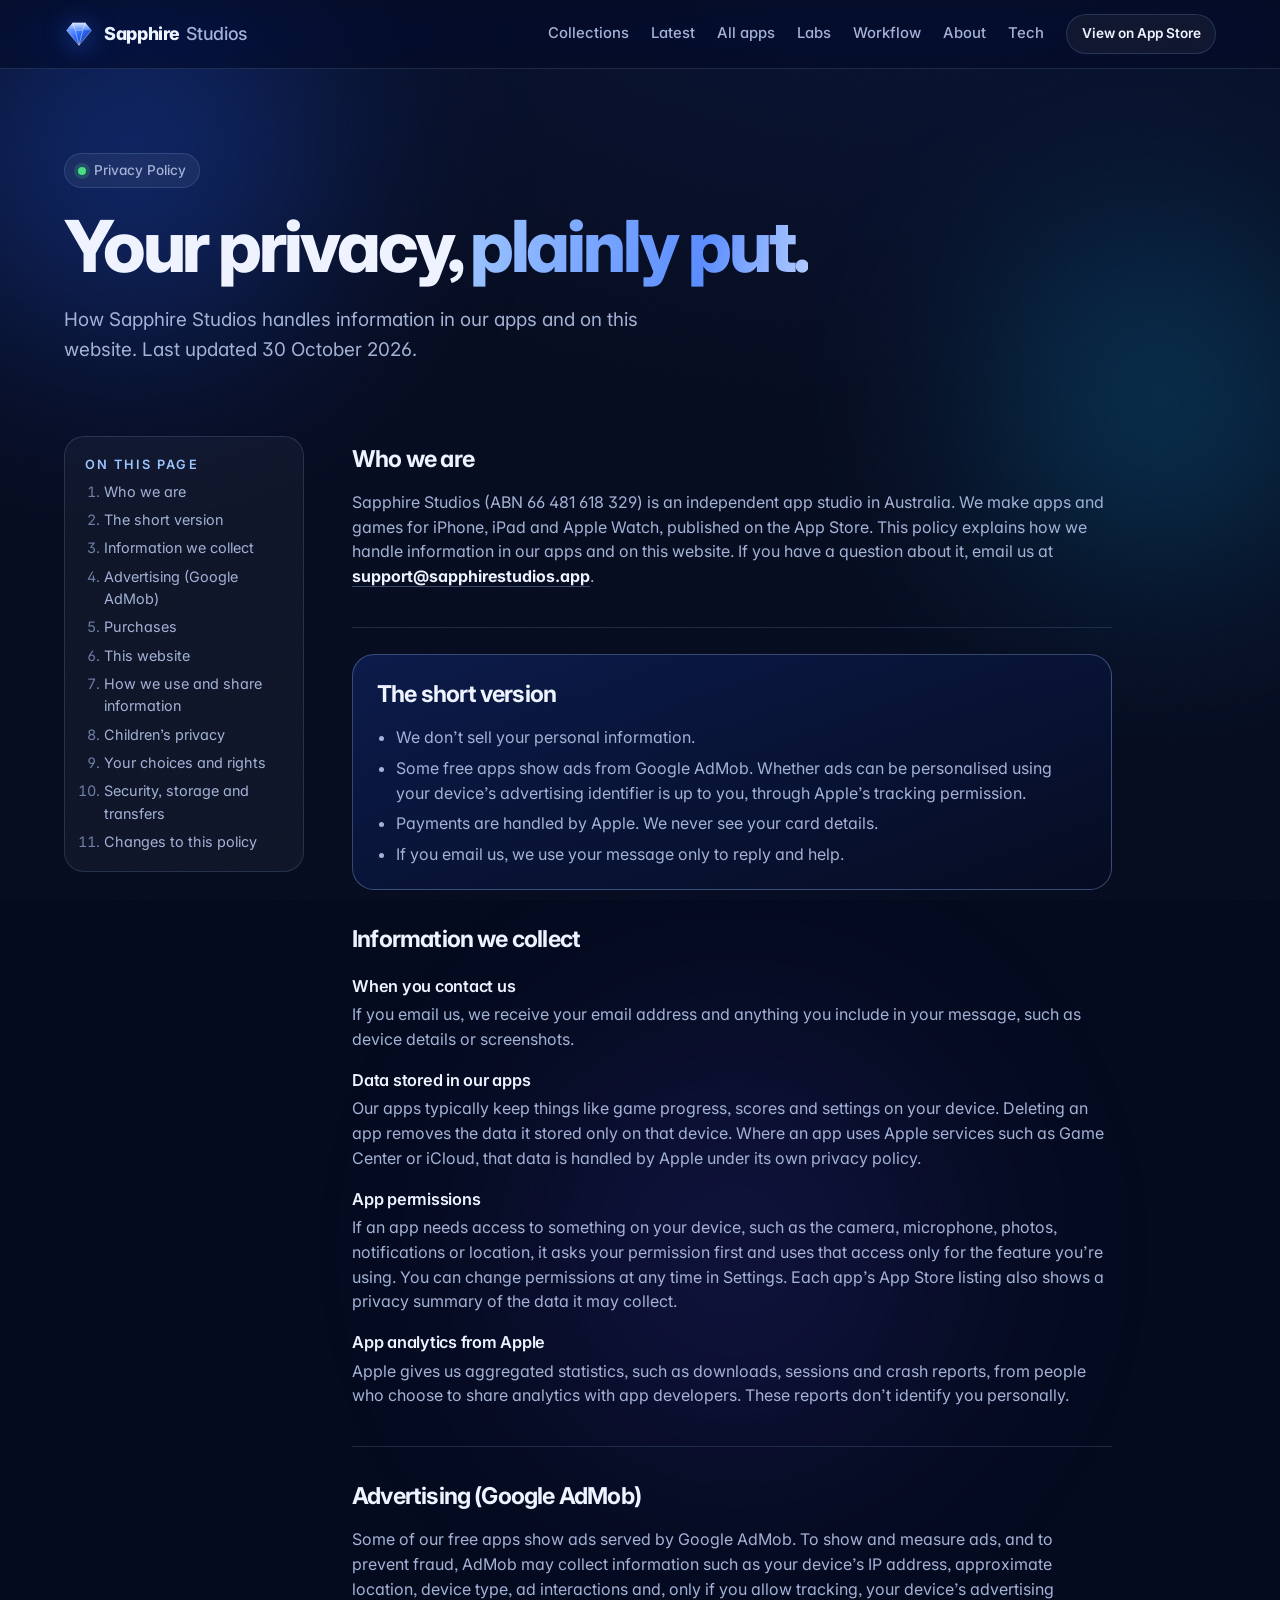
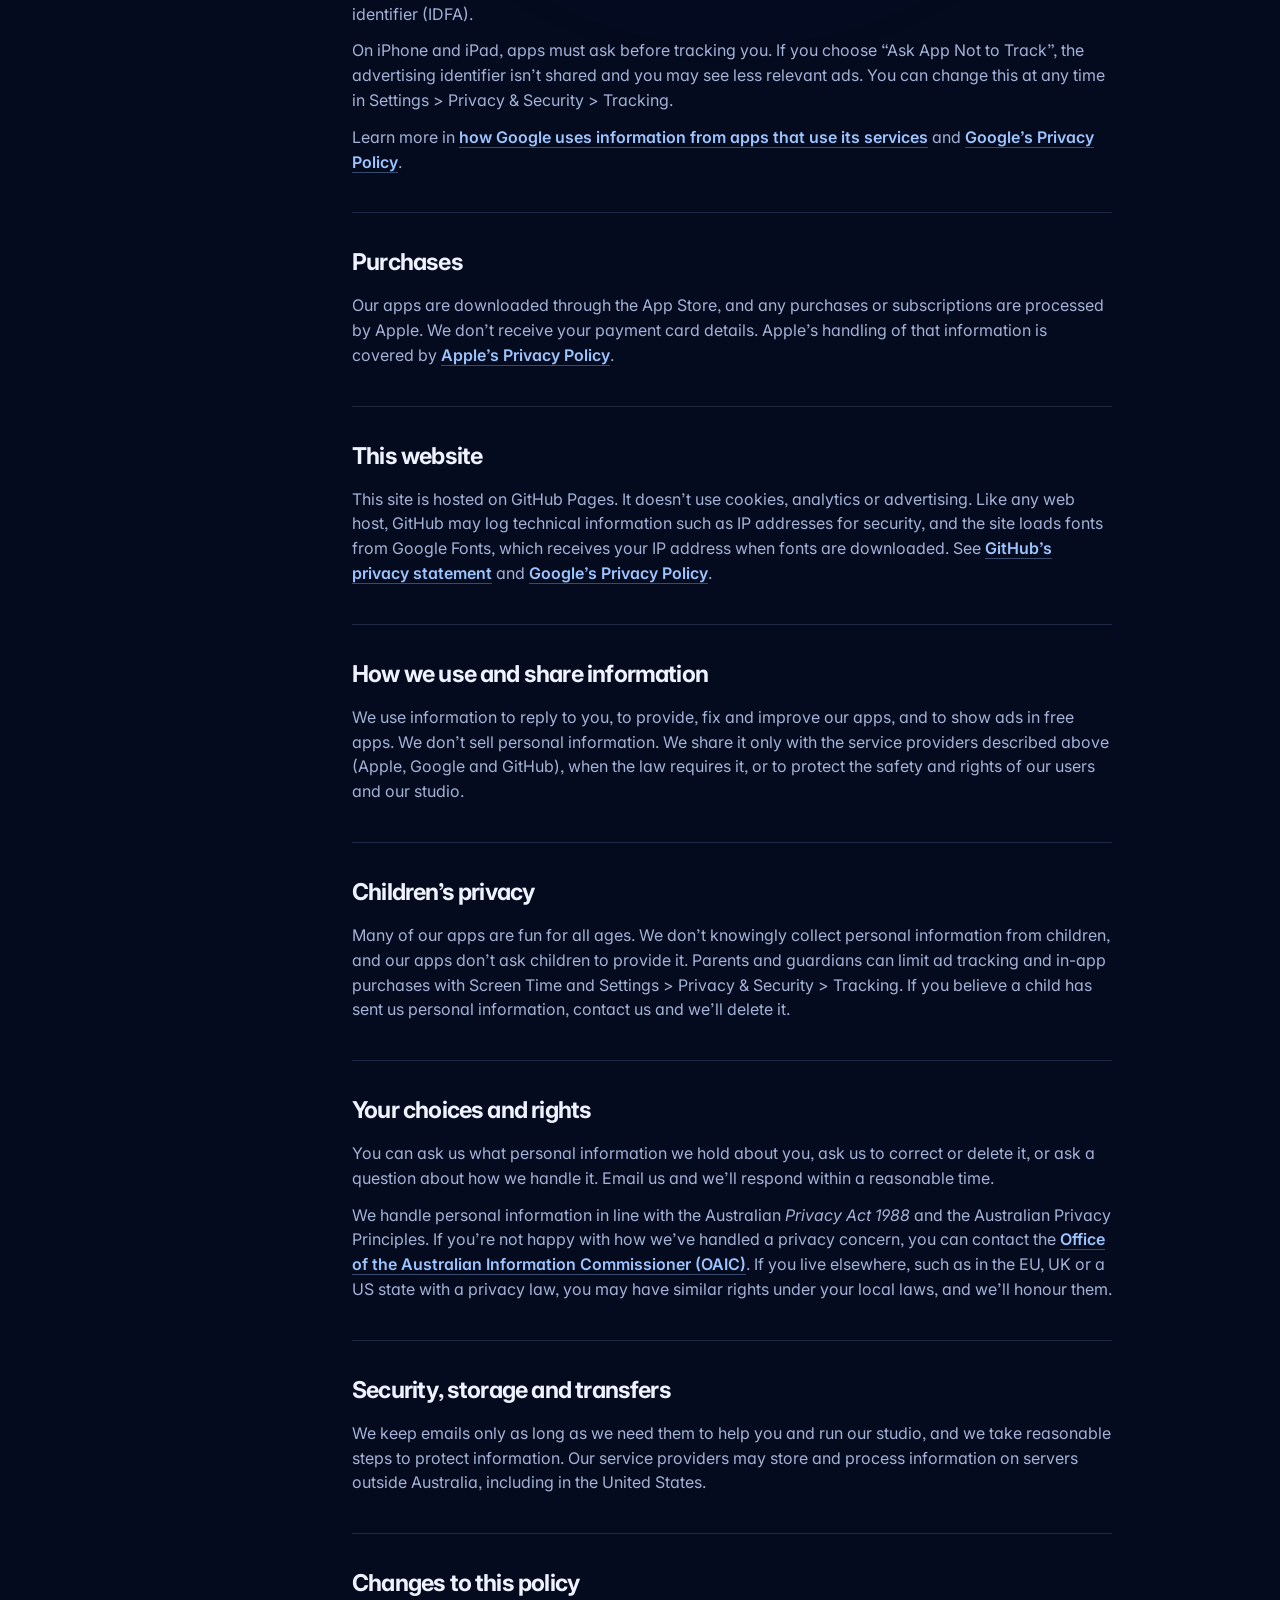
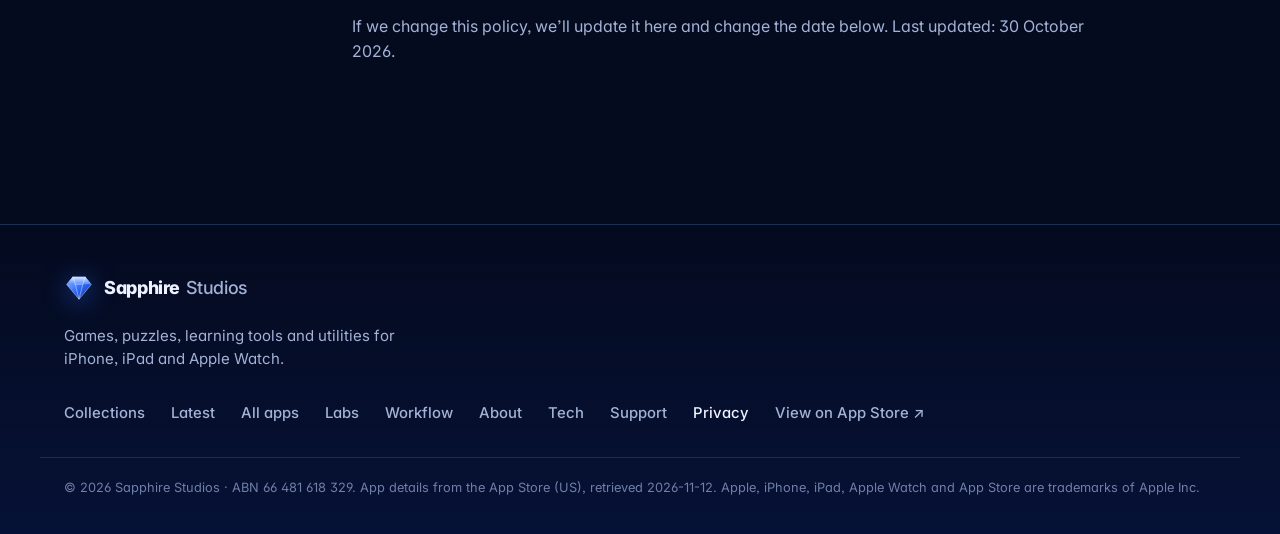
<file: privacy.html>
<!doctype html>
<html lang="en">
<head>
  <meta charset="utf-8">
  <meta name="viewport" content="width=device-width, initial-scale=1, viewport-fit=cover">
  <title>Privacy Policy · Sapphire Studios</title>
  <meta name="description" content="How Sapphire Studios handles information in its apps and on this website, including ads through Google AdMob, purchases through Apple, children’s privacy and the Australian Privacy Act.">
  <meta name="theme-color" content="#050b1f">
  <meta name="color-scheme" content="dark">
  <meta property="og:title" content="Privacy Policy · Sapphire Studios">
  <meta property="og:description" content="How Sapphire Studios handles information in its apps and on this website, including ads through Google AdMob, purchases through Apple, children’s privacy and the Australian Privacy Act.">
  <meta property="og:type" content="website">
  <link rel="icon" href="data:image/svg+xml,%3Csvg xmlns='http://www.w3.org/2000/svg' viewBox='0 0 48 48'%3E%3Cpath d='M14 6h20l10 12-20 24L4 18z' fill='%232f6bff'/%3E%3Cpath d='M14 6l-10 12h40L34 6z' fill='%239cc4ff'/%3E%3C/svg%3E">
  <link rel="preconnect" href="https://fonts.googleapis.com">
  <link rel="preconnect" href="https://fonts.gstatic.com" crossorigin>
  <link rel="stylesheet" href="https://fonts.googleapis.com/css2?family=Inter:wght@400;500;600;700;800&display=swap">
  <link rel="stylesheet" href="style.css?v=f3586ea51d">
  <script>document.documentElement.className+=' js'</script>
</head>
<body class="privacy-page">
  <a class="skip" href="#policy">Skip to the policy</a>
  <div class="bg" aria-hidden="true"><span class="orb o1"></span><span class="orb o2"></span><span class="orb o3"></span><span class="grain"></span></div>
  <header class="nav">
    <div class="wrap nav-inner">
      <a class="brand" href="index.html" aria-label="Sapphire Studios home"><svg class="gem" viewBox="0 0 48 48" aria-hidden="true" focusable="false">
  <defs>
    <linearGradient id="g1" x1="0" y1="0" x2="1" y2="1"><stop offset="0" stop-color="#9cc4ff"/><stop offset=".5" stop-color="#2f6bff"/><stop offset="1" stop-color="#0b2a8a"/></linearGradient>
    <linearGradient id="g2" x1="0" y1="0" x2="0" y2="1"><stop offset="0" stop-color="#e6f0ff"/><stop offset="1" stop-color="#5b8dff"/></linearGradient>
  </defs>
  <path d="M14 6h20l10 12-20 24L4 18z" fill="url(#g1)"/>
  <path d="M14 6l-10 12h40L34 6z" fill="url(#g2)" opacity=".9"/>
  <path d="M14 6l4 12h12l4-12M4 18l20 24 20-24M18 18l6 24 6-24" fill="none" stroke="#fff" stroke-opacity=".55" stroke-width="1.2" stroke-linejoin="round"/>
</svg><span class="wordmark">Sapphire<span>Studios</span></span></a>
      <nav class="nav-links" aria-label="Primary">
        <a class="nav-sec" href="index.html#collections">Collections</a>
        <a class="nav-sec" href="index.html#latest">Latest</a>
        <a href="index.html#catalogue">All apps</a>
        <a class="nav-keep" href="labs.html">Labs</a>
        <a class="nav-keep" href="workflow.html">Workflow</a>
        <a class="nav-keep" href="about.html">About</a>
        <a class="nav-keep" href="tech.html">Tech</a>
        <a class="btn btn-glass btn-sm" href="https://apps.apple.com/us/developer/paul-thornton/id1203471660" target="_blank" rel="noopener">View on App Store</a>
      </nav>
      <button type="button" class="menu-btn" aria-expanded="false" aria-controls="site-menu" aria-label="Open menu"><span class="bars" aria-hidden="true"><span></span><span></span><span></span></span></button>
      <nav class="menu-panel" id="site-menu" aria-label="Menu">
        <a class="menu-link" href="index.html"><span>Apps</span><svg viewBox="0 0 24 24" aria-hidden="true"><path d="M9 6l6 6-6 6"/></svg></a>
        <a class="menu-link" href="labs.html"><span>Labs</span><svg viewBox="0 0 24 24" aria-hidden="true"><path d="M9 6l6 6-6 6"/></svg></a>
        <a class="menu-link" href="workflow.html"><span>Workflow</span><svg viewBox="0 0 24 24" aria-hidden="true"><path d="M9 6l6 6-6 6"/></svg></a>
        <a class="menu-link" href="about.html"><span>About</span><svg viewBox="0 0 24 24" aria-hidden="true"><path d="M9 6l6 6-6 6"/></svg></a>
        <a class="menu-link" href="tech.html"><span>Tech</span><svg viewBox="0 0 24 24" aria-hidden="true"><path d="M9 6l6 6-6 6"/></svg></a>
        <a class="btn btn-primary menu-cta" href="https://apps.apple.com/us/developer/paul-thornton/id1203471660" target="_blank" rel="noopener">View on App Store <span aria-hidden="true">↗</span></a>
      </nav>
    </div>
  </header>

  <main id="top">
    <section class="hero about-hero legal-hero">
      <div class="wrap">
        <p class="pill"><span class="dot" aria-hidden="true"></span>Privacy Policy</p>
        <h1>Your privacy, <span class="shine">plainly put.</span></h1>
        <p class="lede">How Sapphire Studios handles information in our apps and on this website. Last updated 30 October 2026.</p>
      </div>
    </section>

    <div id="policy" class="wrap policy">
      <nav class="policy-toc" aria-label="On this page"><p class="kicker">On this page</p><ol><li><a href="#who">Who we are</a></li><li><a href="#summary">The short version</a></li><li><a href="#collect">Information we collect</a></li><li><a href="#ads">Advertising (Google AdMob)</a></li><li><a href="#purchases">Purchases</a></li><li><a href="#website">This website</a></li><li><a href="#use">How we use and share information</a></li><li><a href="#children">Children&rsquo;s privacy</a></li><li><a href="#rights">Your choices and rights</a></li><li><a href="#security">Security, storage and transfers</a></li><li><a href="#changes">Changes to this policy</a></li></ol></nav>
      <div class="policy-body">
      <section id="who" class="policy-sec" aria-labelledby="who-h">
        <h2 id="who-h">Who we are</h2>
        <p>Sapphire Studios (ABN 66 481 618 329) is an independent app studio in Australia. We make apps and games for iPhone, iPad and Apple Watch, published on the App Store. This policy explains how we handle information in our apps and on this website. If you have a question about it, email us at <a class="email" href="&#109;&#97;&#105;&#108;&#116;&#111;&#58;&#115;&#117;&#112;&#112;&#111;&#114;&#116;&#64;&#115;&#97;&#112;&#112;&#104;&#105;&#114;&#101;&#115;&#116;&#117;&#100;&#105;&#111;&#115;&#46;&#97;&#112;&#112;&#63;&#115;&#117;&#98;&#106;&#101;&#99;&#116;&#61;&#83;&#97;&#112;&#112;&#104;&#105;&#114;&#101;&#37;&#50;&#48;&#83;&#116;&#117;&#100;&#105;&#111;&#115;&#37;&#50;&#48;&#112;&#114;&#105;&#118;&#97;&#99;&#121;&#37;&#50;&#48;&#113;&#117;&#101;&#115;&#116;&#105;&#111;&#110;">&#115;&#117;&#112;&#112;&#111;&#114;&#116;&#64;&#115;&#97;&#112;&#112;&#104;&#105;&#114;&#101;&#115;&#116;&#117;&#100;&#105;&#111;&#115;&#46;&#97;&#112;&#112;</a>.</p>
      </section>
      <section id="summary" class="policy-sec" aria-labelledby="summary-h">
        <h2 id="summary-h">The short version</h2>
        <ul>
          <li>We don&rsquo;t sell your personal information.</li>
          <li>Some free apps show ads from Google AdMob. Whether ads can be personalised using your device&rsquo;s advertising identifier is up to you, through Apple&rsquo;s tracking permission.</li>
          <li>Payments are handled by Apple. We never see your card details.</li>
          <li>If you email us, we use your message only to reply and help.</li>
        </ul>
      </section>
      <section id="collect" class="policy-sec" aria-labelledby="collect-h">
        <h2 id="collect-h">Information we collect</h2>
        <h3>When you contact us</h3><p>If you email us, we receive your email address and anything you include in your message, such as device details or screenshots.</p>
        <h3>Data stored in our apps</h3><p>Our apps typically keep things like game progress, scores and settings on your device. Deleting an app removes the data it stored only on that device. Where an app uses Apple services such as Game Center or iCloud, that data is handled by Apple under its own privacy policy.</p>
        <h3>App permissions</h3><p>If an app needs access to something on your device, such as the camera, microphone, photos, notifications or location, it asks your permission first and uses that access only for the feature you&rsquo;re using. You can change permissions at any time in Settings. Each app&rsquo;s App Store listing also shows a privacy summary of the data it may collect.</p>
        <h3>App analytics from Apple</h3><p>Apple gives us aggregated statistics, such as downloads, sessions and crash reports, from people who choose to share analytics with app developers. These reports don&rsquo;t identify you personally.</p>
      </section>
      <section id="ads" class="policy-sec" aria-labelledby="ads-h">
        <h2 id="ads-h">Advertising (Google AdMob)</h2>
        <p>Some of our free apps show ads served by Google AdMob. To show and measure ads, and to prevent fraud, AdMob may collect information such as your device&rsquo;s IP address, approximate location, device type, ad interactions and, only if you allow tracking, your device&rsquo;s advertising identifier (IDFA).</p>
        <p>On iPhone and iPad, apps must ask before tracking you. If you choose &ldquo;Ask App Not to Track&rdquo;, the advertising identifier isn&rsquo;t shared and you may see less relevant ads. You can change this at any time in Settings &gt; Privacy &amp; Security &gt; Tracking.</p>
        <p>Learn more in <a class="inline-link" href="https://policies.google.com/technologies/partner-sites" target="_blank" rel="noopener">how Google uses information from apps that use its services</a> and <a class="inline-link" href="https://policies.google.com/privacy" target="_blank" rel="noopener">Google&rsquo;s Privacy Policy</a>.</p>
      </section>
      <section id="purchases" class="policy-sec" aria-labelledby="purchases-h">
        <h2 id="purchases-h">Purchases</h2>
        <p>Our apps are downloaded through the App Store, and any purchases or subscriptions are processed by Apple. We don&rsquo;t receive your payment card details. Apple&rsquo;s handling of that information is covered by <a class="inline-link" href="https://www.apple.com/legal/privacy/" target="_blank" rel="noopener">Apple&rsquo;s Privacy Policy</a>.</p>
      </section>
      <section id="website" class="policy-sec" aria-labelledby="website-h">
        <h2 id="website-h">This website</h2>
        <p>This site is hosted on GitHub Pages. It doesn&rsquo;t use cookies, analytics or advertising. Like any web host, GitHub may log technical information such as IP addresses for security, and the site loads fonts from Google Fonts, which receives your IP address when fonts are downloaded. See <a class="inline-link" href="https://docs.github.com/en/site-policy/privacy-policies/github-general-privacy-statement" target="_blank" rel="noopener">GitHub&rsquo;s privacy statement</a> and <a class="inline-link" href="https://policies.google.com/privacy" target="_blank" rel="noopener">Google&rsquo;s Privacy Policy</a>.</p>
      </section>
      <section id="use" class="policy-sec" aria-labelledby="use-h">
        <h2 id="use-h">How we use and share information</h2>
        <p>We use information to reply to you, to provide, fix and improve our apps, and to show ads in free apps. We don&rsquo;t sell personal information. We share it only with the service providers described above (Apple, Google and GitHub), when the law requires it, or to protect the safety and rights of our users and our studio.</p>
      </section>
      <section id="children" class="policy-sec" aria-labelledby="children-h">
        <h2 id="children-h">Children&rsquo;s privacy</h2>
        <p>Many of our apps are fun for all ages. We don&rsquo;t knowingly collect personal information from children, and our apps don&rsquo;t ask children to provide it. Parents and guardians can limit ad tracking and in-app purchases with Screen Time and Settings &gt; Privacy &amp; Security &gt; Tracking. If you believe a child has sent us personal information, contact us and we&rsquo;ll delete it.</p>
      </section>
      <section id="rights" class="policy-sec" aria-labelledby="rights-h">
        <h2 id="rights-h">Your choices and rights</h2>
        <p>You can ask us what personal information we hold about you, ask us to correct or delete it, or ask a question about how we handle it. Email us and we&rsquo;ll respond within a reasonable time.</p>
        <p>We handle personal information in line with the Australian <em>Privacy Act 1988</em> and the Australian Privacy Principles. If you&rsquo;re not happy with how we&rsquo;ve handled a privacy concern, you can contact the <a class="inline-link" href="https://www.oaic.gov.au/" target="_blank" rel="noopener">Office of the Australian Information Commissioner (OAIC)</a>. If you live elsewhere, such as in the EU, UK or a US state with a privacy law, you may have similar rights under your local laws, and we&rsquo;ll honour them.</p>
      </section>
      <section id="security" class="policy-sec" aria-labelledby="security-h">
        <h2 id="security-h">Security, storage and transfers</h2>
        <p>We keep emails only as long as we need them to help you and run our studio, and we take reasonable steps to protect information. Our service providers may store and process information on servers outside Australia, including in the United States.</p>
      </section>
      <section id="changes" class="policy-sec" aria-labelledby="changes-h">
        <h2 id="changes-h">Changes to this policy</h2>
        <p>If we change this policy, we&rsquo;ll update it here and change the date below. Last updated: 30 October 2026.</p>
      </section>
      </div>
    </div>
  </main>

  <footer class="footer">
    <div class="wrap footer-inner">
      <div class="footer-brand">
        <a class="brand" href="index.html" aria-label="Sapphire Studios home"><svg class="gem" viewBox="0 0 48 48" aria-hidden="true" focusable="false">
  <defs>
    <linearGradient id="g1" x1="0" y1="0" x2="1" y2="1"><stop offset="0" stop-color="#9cc4ff"/><stop offset=".5" stop-color="#2f6bff"/><stop offset="1" stop-color="#0b2a8a"/></linearGradient>
    <linearGradient id="g2" x1="0" y1="0" x2="0" y2="1"><stop offset="0" stop-color="#e6f0ff"/><stop offset="1" stop-color="#5b8dff"/></linearGradient>
  </defs>
  <path d="M14 6h20l10 12-20 24L4 18z" fill="url(#g1)"/>
  <path d="M14 6l-10 12h40L34 6z" fill="url(#g2)" opacity=".9"/>
  <path d="M14 6l4 12h12l4-12M4 18l20 24 20-24M18 18l6 24 6-24" fill="none" stroke="#fff" stroke-opacity=".55" stroke-width="1.2" stroke-linejoin="round"/>
</svg><span class="wordmark">Sapphire<span>Studios</span></span></a>
        <p>Games, puzzles, learning tools and utilities for iPhone, iPad and Apple Watch.</p>
      </div>
      <nav class="footer-links" aria-label="Footer">
        <a href="index.html#collections">Collections</a>
        <a href="index.html#latest">Latest</a>
        <a href="index.html#catalogue">All apps</a>
        <a href="labs.html">Labs</a>
        <a href="workflow.html">Workflow</a>
        <a href="about.html">About</a>
        <a href="tech.html">Tech</a>
        <a href="support.html">Support</a>
        <a href="privacy.html" aria-current="page">Privacy</a>
        <a href="https://apps.apple.com/us/developer/paul-thornton/id1203471660" target="_blank" rel="noopener">View on App Store ↗</a>
      </nav>
    </div>
    <div class="wrap legal">
      <p>© 2026 Sapphire Studios <span class="abn">· ABN 66 481 618 329</span>. App details from the App Store (US), retrieved 2026-11-12. Apple, iPhone, iPad, Apple Watch and App Store are trademarks of Apple Inc.</p>
    </div>
  </footer>
  <script src="app.js?v=12d60978f9"></script>
</body>
</html>
</file>
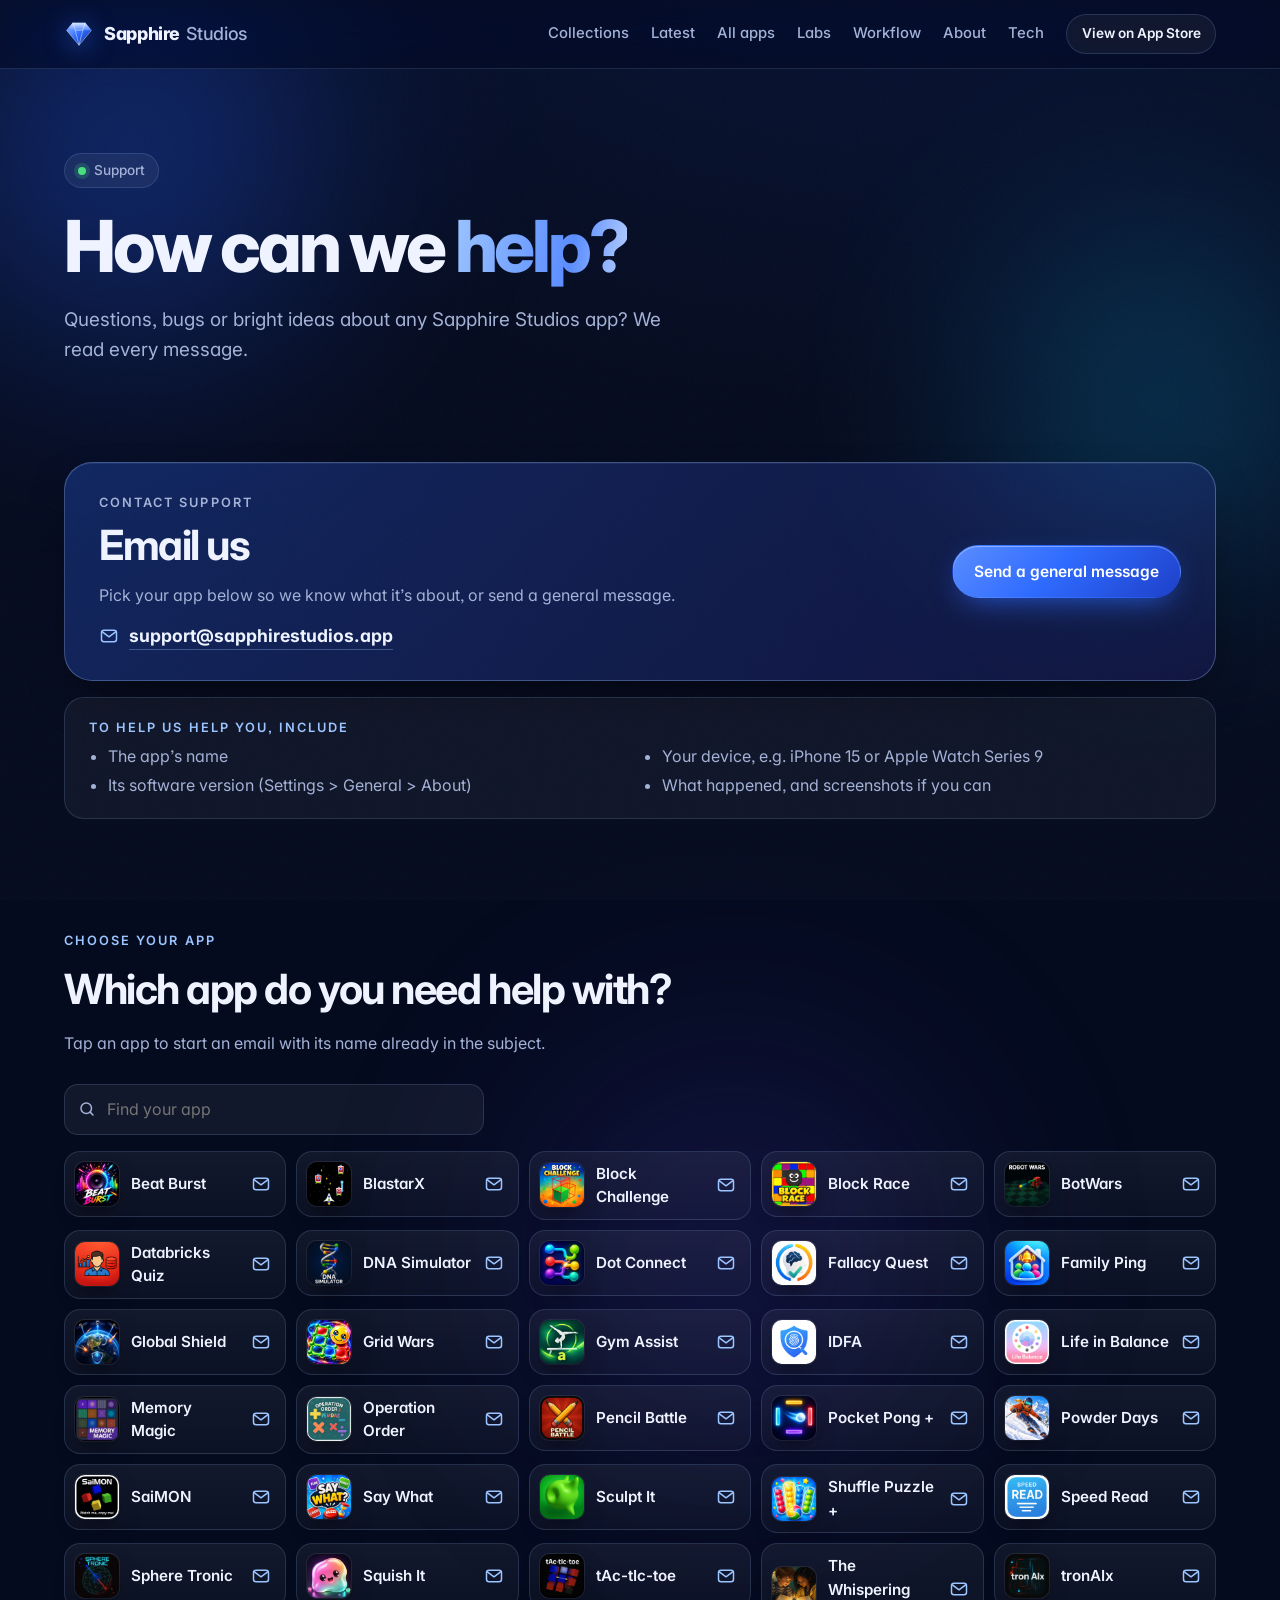
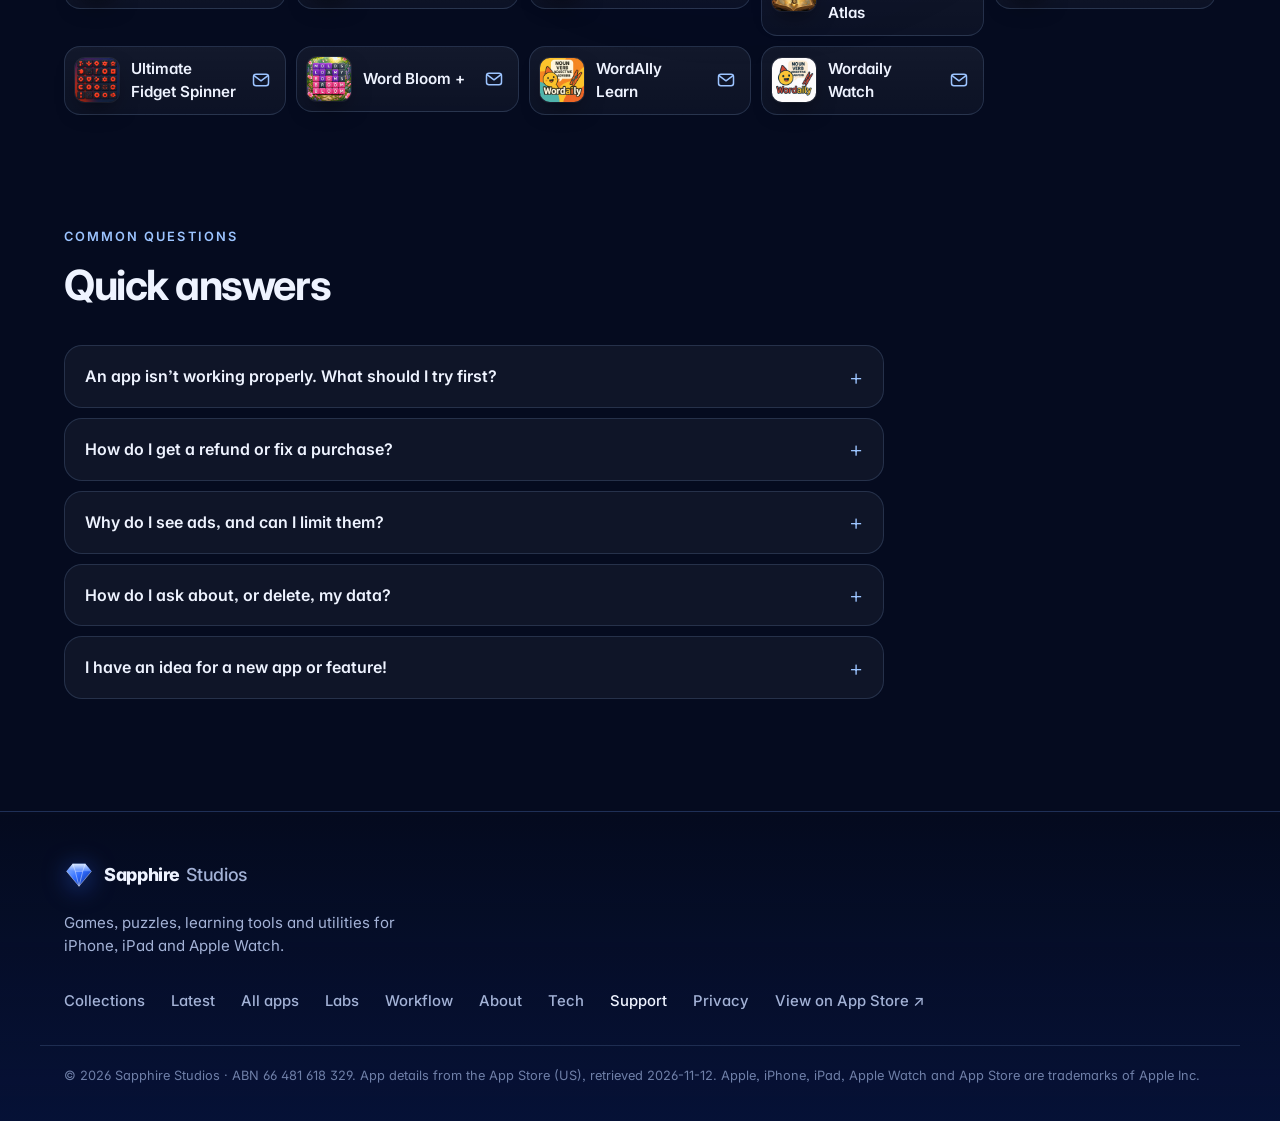
<file: support.html>
<!doctype html>
<html lang="en">
<head>
  <meta charset="utf-8">
  <meta name="viewport" content="width=device-width, initial-scale=1, viewport-fit=cover">
  <title>Support · Sapphire Studios</title>
  <meta name="description" content="Get help with Sapphire Studios apps for iPhone, iPad and Apple Watch: contact support, troubleshooting tips and answers to common questions.">
  <meta name="theme-color" content="#050b1f">
  <meta name="color-scheme" content="dark">
  <meta property="og:title" content="Support · Sapphire Studios">
  <meta property="og:description" content="Get help with Sapphire Studios apps for iPhone, iPad and Apple Watch: contact support, troubleshooting tips and answers to common questions.">
  <meta property="og:type" content="website">
  <link rel="icon" href="data:image/svg+xml,%3Csvg xmlns='http://www.w3.org/2000/svg' viewBox='0 0 48 48'%3E%3Cpath d='M14 6h20l10 12-20 24L4 18z' fill='%232f6bff'/%3E%3Cpath d='M14 6l-10 12h40L34 6z' fill='%239cc4ff'/%3E%3C/svg%3E">
  <link rel="preconnect" href="https://fonts.googleapis.com">
  <link rel="preconnect" href="https://fonts.gstatic.com" crossorigin>
  <link rel="stylesheet" href="https://fonts.googleapis.com/css2?family=Inter:wght@400;500;600;700;800&display=swap">
  <link rel="stylesheet" href="style.css?v=f3586ea51d">
  <script>document.documentElement.className+=' js'</script>
</head>
<body class="support-page">
  <a class="skip" href="#contact">Skip to contact</a>
  <div class="bg" aria-hidden="true"><span class="orb o1"></span><span class="orb o2"></span><span class="orb o3"></span><span class="grain"></span></div>
  <header class="nav">
    <div class="wrap nav-inner">
      <a class="brand" href="index.html" aria-label="Sapphire Studios home"><svg class="gem" viewBox="0 0 48 48" aria-hidden="true" focusable="false">
  <defs>
    <linearGradient id="g1" x1="0" y1="0" x2="1" y2="1"><stop offset="0" stop-color="#9cc4ff"/><stop offset=".5" stop-color="#2f6bff"/><stop offset="1" stop-color="#0b2a8a"/></linearGradient>
    <linearGradient id="g2" x1="0" y1="0" x2="0" y2="1"><stop offset="0" stop-color="#e6f0ff"/><stop offset="1" stop-color="#5b8dff"/></linearGradient>
  </defs>
  <path d="M14 6h20l10 12-20 24L4 18z" fill="url(#g1)"/>
  <path d="M14 6l-10 12h40L34 6z" fill="url(#g2)" opacity=".9"/>
  <path d="M14 6l4 12h12l4-12M4 18l20 24 20-24M18 18l6 24 6-24" fill="none" stroke="#fff" stroke-opacity=".55" stroke-width="1.2" stroke-linejoin="round"/>
</svg><span class="wordmark">Sapphire<span>Studios</span></span></a>
      <nav class="nav-links" aria-label="Primary">
        <a class="nav-sec" href="index.html#collections">Collections</a>
        <a class="nav-sec" href="index.html#latest">Latest</a>
        <a href="index.html#catalogue">All apps</a>
        <a class="nav-keep" href="labs.html">Labs</a>
        <a class="nav-keep" href="workflow.html">Workflow</a>
        <a class="nav-keep" href="about.html">About</a>
        <a class="nav-keep" href="tech.html">Tech</a>
        <a class="btn btn-glass btn-sm" href="https://apps.apple.com/us/developer/paul-thornton/id1203471660" target="_blank" rel="noopener">View on App Store</a>
      </nav>
      <button type="button" class="menu-btn" aria-expanded="false" aria-controls="site-menu" aria-label="Open menu"><span class="bars" aria-hidden="true"><span></span><span></span><span></span></span></button>
      <nav class="menu-panel" id="site-menu" aria-label="Menu">
        <a class="menu-link" href="index.html"><span>Apps</span><svg viewBox="0 0 24 24" aria-hidden="true"><path d="M9 6l6 6-6 6"/></svg></a>
        <a class="menu-link" href="labs.html"><span>Labs</span><svg viewBox="0 0 24 24" aria-hidden="true"><path d="M9 6l6 6-6 6"/></svg></a>
        <a class="menu-link" href="workflow.html"><span>Workflow</span><svg viewBox="0 0 24 24" aria-hidden="true"><path d="M9 6l6 6-6 6"/></svg></a>
        <a class="menu-link" href="about.html"><span>About</span><svg viewBox="0 0 24 24" aria-hidden="true"><path d="M9 6l6 6-6 6"/></svg></a>
        <a class="menu-link" href="tech.html"><span>Tech</span><svg viewBox="0 0 24 24" aria-hidden="true"><path d="M9 6l6 6-6 6"/></svg></a>
        <a class="btn btn-primary menu-cta" href="https://apps.apple.com/us/developer/paul-thornton/id1203471660" target="_blank" rel="noopener">View on App Store <span aria-hidden="true">↗</span></a>
      </nav>
    </div>
  </header>

  <main id="top">
    <section class="hero about-hero legal-hero">
      <div class="wrap">
        <p class="pill"><span class="dot" aria-hidden="true"></span>Support</p>
        <h1>How can we <span class="shine">help?</span></h1>
        <p class="lede">Questions, bugs or bright ideas about any Sapphire Studios app? We read every message.</p>
      </div>
    </section>

    <section id="contact" class="section wrap" aria-labelledby="contact-h">
      <div class="contact-card">
        <div>
          <p class="kicker">Contact support</p>
          <h2 id="contact-h">Email us</h2>
          <p>Pick your app below so we know what it&rsquo;s about, or send a general message.</p>
          <p class="email-line"><svg viewBox="0 0 24 24" aria-hidden="true" focusable="false"><rect x="3" y="5" width="18" height="14" rx="3"/><path d="M4 7l8 6 8-6"/></svg><a class="email" href="&#109;&#97;&#105;&#108;&#116;&#111;&#58;&#115;&#117;&#112;&#112;&#111;&#114;&#116;&#64;&#115;&#97;&#112;&#112;&#104;&#105;&#114;&#101;&#115;&#116;&#117;&#100;&#105;&#111;&#115;&#46;&#97;&#112;&#112;&#63;&#115;&#117;&#98;&#106;&#101;&#99;&#116;&#61;&#83;&#97;&#112;&#112;&#104;&#105;&#114;&#101;&#37;&#50;&#48;&#83;&#116;&#117;&#100;&#105;&#111;&#115;&#37;&#50;&#48;&#115;&#117;&#112;&#112;&#111;&#114;&#116;">&#115;&#117;&#112;&#112;&#111;&#114;&#116;&#64;&#115;&#97;&#112;&#112;&#104;&#105;&#114;&#101;&#115;&#116;&#117;&#100;&#105;&#111;&#115;&#46;&#97;&#112;&#112;</a></p>
        </div>
        <a class="btn btn-primary" href="&#109;&#97;&#105;&#108;&#116;&#111;&#58;&#115;&#117;&#112;&#112;&#111;&#114;&#116;&#64;&#115;&#97;&#112;&#112;&#104;&#105;&#114;&#101;&#115;&#116;&#117;&#100;&#105;&#111;&#115;&#46;&#97;&#112;&#112;&#63;&#115;&#117;&#98;&#106;&#101;&#99;&#116;&#61;&#83;&#97;&#112;&#112;&#104;&#105;&#114;&#101;&#37;&#50;&#48;&#83;&#116;&#117;&#100;&#105;&#111;&#115;&#37;&#50;&#48;&#115;&#117;&#112;&#112;&#111;&#114;&#116;&#38;&#98;&#111;&#100;&#121;&#61;&#72;&#105;&#37;&#50;&#48;&#83;&#97;&#112;&#112;&#104;&#105;&#114;&#101;&#37;&#50;&#48;&#83;&#116;&#117;&#100;&#105;&#111;&#115;&#37;&#50;&#67;&#37;&#48;&#65;&#37;&#48;&#65;&#65;&#112;&#112;&#37;&#51;&#65;&#37;&#50;&#48;&#37;&#48;&#65;&#68;&#101;&#118;&#105;&#99;&#101;&#37;&#50;&#48;&#37;&#50;&#56;&#101;&#46;&#103;&#46;&#37;&#50;&#48;&#105;&#80;&#104;&#111;&#110;&#101;&#37;&#50;&#48;&#49;&#53;&#37;&#50;&#67;&#37;&#50;&#48;&#105;&#80;&#97;&#100;&#37;&#50;&#48;&#65;&#105;&#114;&#37;&#50;&#57;&#37;&#51;&#65;&#37;&#48;&#65;&#105;&#79;&#83;&#37;&#50;&#48;&#47;&#37;&#50;&#48;&#105;&#80;&#97;&#100;&#79;&#83;&#37;&#50;&#48;&#47;&#37;&#50;&#48;&#119;&#97;&#116;&#99;&#104;&#79;&#83;&#37;&#50;&#48;&#118;&#101;&#114;&#115;&#105;&#111;&#110;&#37;&#51;&#65;&#37;&#48;&#65;&#65;&#112;&#112;&#37;&#50;&#48;&#118;&#101;&#114;&#115;&#105;&#111;&#110;&#37;&#50;&#48;&#37;&#50;&#56;&#105;&#102;&#37;&#50;&#48;&#121;&#111;&#117;&#37;&#50;&#48;&#107;&#110;&#111;&#119;&#37;&#50;&#48;&#105;&#116;&#37;&#50;&#57;&#37;&#51;&#65;&#37;&#48;&#65;&#37;&#48;&#65;&#87;&#104;&#97;&#116;&#37;&#50;&#48;&#104;&#97;&#112;&#112;&#101;&#110;&#101;&#100;&#37;&#51;&#65;&#37;&#48;&#65;&#37;&#48;&#65;">Send a general message</a>
      </div>
      <div class="tips">
        <p class="kicker">To help us help you, include</p>
        <ul><li>The app&rsquo;s name</li><li>Your device, e.g. iPhone 15 or Apple Watch Series 9</li><li>Its software version (Settings &gt; General &gt; About)</li><li>What happened, and screenshots if you can</li></ul>
      </div>
    </section>

    <section id="apps" class="section wrap" aria-labelledby="apps-h">
      <div class="section-head">
        <p class="kicker">Choose your app</p>
        <h2 id="apps-h">Which app do you need help with?</h2>
        <p class="section-sub">Tap an app to start an email with its name already in the subject.</p>
      </div>
      <label class="sup-search" for="sup-q"><span class="sr-only">Filter apps</span><svg viewBox="0 0 24 24" aria-hidden="true"><circle cx="11" cy="11" r="7"/><path d="M20 20l-3.5-3.5"/></svg><input id="sup-q" type="search" placeholder="Find your app" autocomplete="off"></label>
      <ul class="sup-apps">
          <li data-name="beat burst"><a href="&#109;&#97;&#105;&#108;&#116;&#111;&#58;&#115;&#117;&#112;&#112;&#111;&#114;&#116;&#64;&#115;&#97;&#112;&#112;&#104;&#105;&#114;&#101;&#115;&#116;&#117;&#100;&#105;&#111;&#115;&#46;&#97;&#112;&#112;&#63;&#115;&#117;&#98;&#106;&#101;&#99;&#116;&#61;&#83;&#97;&#112;&#112;&#104;&#105;&#114;&#101;&#37;&#50;&#48;&#83;&#116;&#117;&#100;&#105;&#111;&#115;&#37;&#50;&#48;&#115;&#117;&#112;&#112;&#111;&#114;&#116;&#37;&#51;&#65;&#37;&#50;&#48;&#66;&#101;&#97;&#116;&#37;&#50;&#48;&#66;&#117;&#114;&#115;&#116;&#38;&#98;&#111;&#100;&#121;&#61;&#72;&#105;&#37;&#50;&#48;&#83;&#97;&#112;&#112;&#104;&#105;&#114;&#101;&#37;&#50;&#48;&#83;&#116;&#117;&#100;&#105;&#111;&#115;&#37;&#50;&#67;&#37;&#48;&#65;&#37;&#48;&#65;&#65;&#112;&#112;&#37;&#51;&#65;&#37;&#50;&#48;&#66;&#101;&#97;&#116;&#37;&#50;&#48;&#66;&#117;&#114;&#115;&#116;&#37;&#48;&#65;&#68;&#101;&#118;&#105;&#99;&#101;&#37;&#50;&#48;&#37;&#50;&#56;&#101;&#46;&#103;&#46;&#37;&#50;&#48;&#105;&#80;&#104;&#111;&#110;&#101;&#37;&#50;&#48;&#49;&#53;&#37;&#50;&#67;&#37;&#50;&#48;&#105;&#80;&#97;&#100;&#37;&#50;&#48;&#65;&#105;&#114;&#37;&#50;&#57;&#37;&#51;&#65;&#37;&#48;&#65;&#105;&#79;&#83;&#37;&#50;&#48;&#47;&#37;&#50;&#48;&#105;&#80;&#97;&#100;&#79;&#83;&#37;&#50;&#48;&#47;&#37;&#50;&#48;&#119;&#97;&#116;&#99;&#104;&#79;&#83;&#37;&#50;&#48;&#118;&#101;&#114;&#115;&#105;&#111;&#110;&#37;&#51;&#65;&#37;&#48;&#65;&#65;&#112;&#112;&#37;&#50;&#48;&#118;&#101;&#114;&#115;&#105;&#111;&#110;&#37;&#50;&#48;&#37;&#50;&#56;&#105;&#102;&#37;&#50;&#48;&#121;&#111;&#117;&#37;&#50;&#48;&#107;&#110;&#111;&#119;&#37;&#50;&#48;&#105;&#116;&#37;&#50;&#57;&#37;&#51;&#65;&#37;&#48;&#65;&#37;&#48;&#65;&#87;&#104;&#97;&#116;&#37;&#50;&#48;&#104;&#97;&#112;&#112;&#101;&#110;&#101;&#100;&#37;&#51;&#65;&#37;&#48;&#65;&#37;&#48;&#65;"><img class="icon" src="assets/icons/beat-burst.jpg" alt="" width="48" height="48" loading="lazy" decoding="async"><span>Beat Burst</span><svg viewBox="0 0 24 24" aria-hidden="true" focusable="false"><rect x="3" y="5" width="18" height="14" rx="3"/><path d="M4 7l8 6 8-6"/></svg></a></li>
          <li data-name="blastarx"><a href="&#109;&#97;&#105;&#108;&#116;&#111;&#58;&#115;&#117;&#112;&#112;&#111;&#114;&#116;&#64;&#115;&#97;&#112;&#112;&#104;&#105;&#114;&#101;&#115;&#116;&#117;&#100;&#105;&#111;&#115;&#46;&#97;&#112;&#112;&#63;&#115;&#117;&#98;&#106;&#101;&#99;&#116;&#61;&#83;&#97;&#112;&#112;&#104;&#105;&#114;&#101;&#37;&#50;&#48;&#83;&#116;&#117;&#100;&#105;&#111;&#115;&#37;&#50;&#48;&#115;&#117;&#112;&#112;&#111;&#114;&#116;&#37;&#51;&#65;&#37;&#50;&#48;&#66;&#108;&#97;&#115;&#116;&#97;&#114;&#88;&#38;&#98;&#111;&#100;&#121;&#61;&#72;&#105;&#37;&#50;&#48;&#83;&#97;&#112;&#112;&#104;&#105;&#114;&#101;&#37;&#50;&#48;&#83;&#116;&#117;&#100;&#105;&#111;&#115;&#37;&#50;&#67;&#37;&#48;&#65;&#37;&#48;&#65;&#65;&#112;&#112;&#37;&#51;&#65;&#37;&#50;&#48;&#66;&#108;&#97;&#115;&#116;&#97;&#114;&#88;&#37;&#48;&#65;&#68;&#101;&#118;&#105;&#99;&#101;&#37;&#50;&#48;&#37;&#50;&#56;&#101;&#46;&#103;&#46;&#37;&#50;&#48;&#105;&#80;&#104;&#111;&#110;&#101;&#37;&#50;&#48;&#49;&#53;&#37;&#50;&#67;&#37;&#50;&#48;&#105;&#80;&#97;&#100;&#37;&#50;&#48;&#65;&#105;&#114;&#37;&#50;&#57;&#37;&#51;&#65;&#37;&#48;&#65;&#105;&#79;&#83;&#37;&#50;&#48;&#47;&#37;&#50;&#48;&#105;&#80;&#97;&#100;&#79;&#83;&#37;&#50;&#48;&#47;&#37;&#50;&#48;&#119;&#97;&#116;&#99;&#104;&#79;&#83;&#37;&#50;&#48;&#118;&#101;&#114;&#115;&#105;&#111;&#110;&#37;&#51;&#65;&#37;&#48;&#65;&#65;&#112;&#112;&#37;&#50;&#48;&#118;&#101;&#114;&#115;&#105;&#111;&#110;&#37;&#50;&#48;&#37;&#50;&#56;&#105;&#102;&#37;&#50;&#48;&#121;&#111;&#117;&#37;&#50;&#48;&#107;&#110;&#111;&#119;&#37;&#50;&#48;&#105;&#116;&#37;&#50;&#57;&#37;&#51;&#65;&#37;&#48;&#65;&#37;&#48;&#65;&#87;&#104;&#97;&#116;&#37;&#50;&#48;&#104;&#97;&#112;&#112;&#101;&#110;&#101;&#100;&#37;&#51;&#65;&#37;&#48;&#65;&#37;&#48;&#65;"><img class="icon" src="assets/icons/blastarx.jpg" alt="" width="48" height="48" loading="lazy" decoding="async"><span>BlastarX</span><svg viewBox="0 0 24 24" aria-hidden="true" focusable="false"><rect x="3" y="5" width="18" height="14" rx="3"/><path d="M4 7l8 6 8-6"/></svg></a></li>
          <li data-name="block challenge"><a href="&#109;&#97;&#105;&#108;&#116;&#111;&#58;&#115;&#117;&#112;&#112;&#111;&#114;&#116;&#64;&#115;&#97;&#112;&#112;&#104;&#105;&#114;&#101;&#115;&#116;&#117;&#100;&#105;&#111;&#115;&#46;&#97;&#112;&#112;&#63;&#115;&#117;&#98;&#106;&#101;&#99;&#116;&#61;&#83;&#97;&#112;&#112;&#104;&#105;&#114;&#101;&#37;&#50;&#48;&#83;&#116;&#117;&#100;&#105;&#111;&#115;&#37;&#50;&#48;&#115;&#117;&#112;&#112;&#111;&#114;&#116;&#37;&#51;&#65;&#37;&#50;&#48;&#66;&#108;&#111;&#99;&#107;&#37;&#50;&#48;&#67;&#104;&#97;&#108;&#108;&#101;&#110;&#103;&#101;&#38;&#98;&#111;&#100;&#121;&#61;&#72;&#105;&#37;&#50;&#48;&#83;&#97;&#112;&#112;&#104;&#105;&#114;&#101;&#37;&#50;&#48;&#83;&#116;&#117;&#100;&#105;&#111;&#115;&#37;&#50;&#67;&#37;&#48;&#65;&#37;&#48;&#65;&#65;&#112;&#112;&#37;&#51;&#65;&#37;&#50;&#48;&#66;&#108;&#111;&#99;&#107;&#37;&#50;&#48;&#67;&#104;&#97;&#108;&#108;&#101;&#110;&#103;&#101;&#37;&#48;&#65;&#68;&#101;&#118;&#105;&#99;&#101;&#37;&#50;&#48;&#37;&#50;&#56;&#101;&#46;&#103;&#46;&#37;&#50;&#48;&#105;&#80;&#104;&#111;&#110;&#101;&#37;&#50;&#48;&#49;&#53;&#37;&#50;&#67;&#37;&#50;&#48;&#105;&#80;&#97;&#100;&#37;&#50;&#48;&#65;&#105;&#114;&#37;&#50;&#57;&#37;&#51;&#65;&#37;&#48;&#65;&#105;&#79;&#83;&#37;&#50;&#48;&#47;&#37;&#50;&#48;&#105;&#80;&#97;&#100;&#79;&#83;&#37;&#50;&#48;&#47;&#37;&#50;&#48;&#119;&#97;&#116;&#99;&#104;&#79;&#83;&#37;&#50;&#48;&#118;&#101;&#114;&#115;&#105;&#111;&#110;&#37;&#51;&#65;&#37;&#48;&#65;&#65;&#112;&#112;&#37;&#50;&#48;&#118;&#101;&#114;&#115;&#105;&#111;&#110;&#37;&#50;&#48;&#37;&#50;&#56;&#105;&#102;&#37;&#50;&#48;&#121;&#111;&#117;&#37;&#50;&#48;&#107;&#110;&#111;&#119;&#37;&#50;&#48;&#105;&#116;&#37;&#50;&#57;&#37;&#51;&#65;&#37;&#48;&#65;&#37;&#48;&#65;&#87;&#104;&#97;&#116;&#37;&#50;&#48;&#104;&#97;&#112;&#112;&#101;&#110;&#101;&#100;&#37;&#51;&#65;&#37;&#48;&#65;&#37;&#48;&#65;"><img class="icon" src="assets/icons/block-challenge.jpg" alt="" width="48" height="48" loading="lazy" decoding="async"><span>Block Challenge</span><svg viewBox="0 0 24 24" aria-hidden="true" focusable="false"><rect x="3" y="5" width="18" height="14" rx="3"/><path d="M4 7l8 6 8-6"/></svg></a></li>
          <li data-name="block race"><a href="&#109;&#97;&#105;&#108;&#116;&#111;&#58;&#115;&#117;&#112;&#112;&#111;&#114;&#116;&#64;&#115;&#97;&#112;&#112;&#104;&#105;&#114;&#101;&#115;&#116;&#117;&#100;&#105;&#111;&#115;&#46;&#97;&#112;&#112;&#63;&#115;&#117;&#98;&#106;&#101;&#99;&#116;&#61;&#83;&#97;&#112;&#112;&#104;&#105;&#114;&#101;&#37;&#50;&#48;&#83;&#116;&#117;&#100;&#105;&#111;&#115;&#37;&#50;&#48;&#115;&#117;&#112;&#112;&#111;&#114;&#116;&#37;&#51;&#65;&#37;&#50;&#48;&#66;&#108;&#111;&#99;&#107;&#37;&#50;&#48;&#82;&#97;&#99;&#101;&#38;&#98;&#111;&#100;&#121;&#61;&#72;&#105;&#37;&#50;&#48;&#83;&#97;&#112;&#112;&#104;&#105;&#114;&#101;&#37;&#50;&#48;&#83;&#116;&#117;&#100;&#105;&#111;&#115;&#37;&#50;&#67;&#37;&#48;&#65;&#37;&#48;&#65;&#65;&#112;&#112;&#37;&#51;&#65;&#37;&#50;&#48;&#66;&#108;&#111;&#99;&#107;&#37;&#50;&#48;&#82;&#97;&#99;&#101;&#37;&#48;&#65;&#68;&#101;&#118;&#105;&#99;&#101;&#37;&#50;&#48;&#37;&#50;&#56;&#101;&#46;&#103;&#46;&#37;&#50;&#48;&#105;&#80;&#104;&#111;&#110;&#101;&#37;&#50;&#48;&#49;&#53;&#37;&#50;&#67;&#37;&#50;&#48;&#105;&#80;&#97;&#100;&#37;&#50;&#48;&#65;&#105;&#114;&#37;&#50;&#57;&#37;&#51;&#65;&#37;&#48;&#65;&#105;&#79;&#83;&#37;&#50;&#48;&#47;&#37;&#50;&#48;&#105;&#80;&#97;&#100;&#79;&#83;&#37;&#50;&#48;&#47;&#37;&#50;&#48;&#119;&#97;&#116;&#99;&#104;&#79;&#83;&#37;&#50;&#48;&#118;&#101;&#114;&#115;&#105;&#111;&#110;&#37;&#51;&#65;&#37;&#48;&#65;&#65;&#112;&#112;&#37;&#50;&#48;&#118;&#101;&#114;&#115;&#105;&#111;&#110;&#37;&#50;&#48;&#37;&#50;&#56;&#105;&#102;&#37;&#50;&#48;&#121;&#111;&#117;&#37;&#50;&#48;&#107;&#110;&#111;&#119;&#37;&#50;&#48;&#105;&#116;&#37;&#50;&#57;&#37;&#51;&#65;&#37;&#48;&#65;&#37;&#48;&#65;&#87;&#104;&#97;&#116;&#37;&#50;&#48;&#104;&#97;&#112;&#112;&#101;&#110;&#101;&#100;&#37;&#51;&#65;&#37;&#48;&#65;&#37;&#48;&#65;"><img class="icon" src="assets/icons/block-race.jpg" alt="" width="48" height="48" loading="lazy" decoding="async"><span>Block Race</span><svg viewBox="0 0 24 24" aria-hidden="true" focusable="false"><rect x="3" y="5" width="18" height="14" rx="3"/><path d="M4 7l8 6 8-6"/></svg></a></li>
          <li data-name="botwars"><a href="&#109;&#97;&#105;&#108;&#116;&#111;&#58;&#115;&#117;&#112;&#112;&#111;&#114;&#116;&#64;&#115;&#97;&#112;&#112;&#104;&#105;&#114;&#101;&#115;&#116;&#117;&#100;&#105;&#111;&#115;&#46;&#97;&#112;&#112;&#63;&#115;&#117;&#98;&#106;&#101;&#99;&#116;&#61;&#83;&#97;&#112;&#112;&#104;&#105;&#114;&#101;&#37;&#50;&#48;&#83;&#116;&#117;&#100;&#105;&#111;&#115;&#37;&#50;&#48;&#115;&#117;&#112;&#112;&#111;&#114;&#116;&#37;&#51;&#65;&#37;&#50;&#48;&#66;&#111;&#116;&#87;&#97;&#114;&#115;&#38;&#98;&#111;&#100;&#121;&#61;&#72;&#105;&#37;&#50;&#48;&#83;&#97;&#112;&#112;&#104;&#105;&#114;&#101;&#37;&#50;&#48;&#83;&#116;&#117;&#100;&#105;&#111;&#115;&#37;&#50;&#67;&#37;&#48;&#65;&#37;&#48;&#65;&#65;&#112;&#112;&#37;&#51;&#65;&#37;&#50;&#48;&#66;&#111;&#116;&#87;&#97;&#114;&#115;&#37;&#48;&#65;&#68;&#101;&#118;&#105;&#99;&#101;&#37;&#50;&#48;&#37;&#50;&#56;&#101;&#46;&#103;&#46;&#37;&#50;&#48;&#105;&#80;&#104;&#111;&#110;&#101;&#37;&#50;&#48;&#49;&#53;&#37;&#50;&#67;&#37;&#50;&#48;&#105;&#80;&#97;&#100;&#37;&#50;&#48;&#65;&#105;&#114;&#37;&#50;&#57;&#37;&#51;&#65;&#37;&#48;&#65;&#105;&#79;&#83;&#37;&#50;&#48;&#47;&#37;&#50;&#48;&#105;&#80;&#97;&#100;&#79;&#83;&#37;&#50;&#48;&#47;&#37;&#50;&#48;&#119;&#97;&#116;&#99;&#104;&#79;&#83;&#37;&#50;&#48;&#118;&#101;&#114;&#115;&#105;&#111;&#110;&#37;&#51;&#65;&#37;&#48;&#65;&#65;&#112;&#112;&#37;&#50;&#48;&#118;&#101;&#114;&#115;&#105;&#111;&#110;&#37;&#50;&#48;&#37;&#50;&#56;&#105;&#102;&#37;&#50;&#48;&#121;&#111;&#117;&#37;&#50;&#48;&#107;&#110;&#111;&#119;&#37;&#50;&#48;&#105;&#116;&#37;&#50;&#57;&#37;&#51;&#65;&#37;&#48;&#65;&#37;&#48;&#65;&#87;&#104;&#97;&#116;&#37;&#50;&#48;&#104;&#97;&#112;&#112;&#101;&#110;&#101;&#100;&#37;&#51;&#65;&#37;&#48;&#65;&#37;&#48;&#65;"><img class="icon" src="assets/icons/botwars.jpg" alt="" width="48" height="48" loading="lazy" decoding="async"><span>BotWars</span><svg viewBox="0 0 24 24" aria-hidden="true" focusable="false"><rect x="3" y="5" width="18" height="14" rx="3"/><path d="M4 7l8 6 8-6"/></svg></a></li>
          <li data-name="databricks quiz"><a href="&#109;&#97;&#105;&#108;&#116;&#111;&#58;&#115;&#117;&#112;&#112;&#111;&#114;&#116;&#64;&#115;&#97;&#112;&#112;&#104;&#105;&#114;&#101;&#115;&#116;&#117;&#100;&#105;&#111;&#115;&#46;&#97;&#112;&#112;&#63;&#115;&#117;&#98;&#106;&#101;&#99;&#116;&#61;&#83;&#97;&#112;&#112;&#104;&#105;&#114;&#101;&#37;&#50;&#48;&#83;&#116;&#117;&#100;&#105;&#111;&#115;&#37;&#50;&#48;&#115;&#117;&#112;&#112;&#111;&#114;&#116;&#37;&#51;&#65;&#37;&#50;&#48;&#68;&#97;&#116;&#97;&#98;&#114;&#105;&#99;&#107;&#115;&#37;&#50;&#48;&#81;&#117;&#105;&#122;&#38;&#98;&#111;&#100;&#121;&#61;&#72;&#105;&#37;&#50;&#48;&#83;&#97;&#112;&#112;&#104;&#105;&#114;&#101;&#37;&#50;&#48;&#83;&#116;&#117;&#100;&#105;&#111;&#115;&#37;&#50;&#67;&#37;&#48;&#65;&#37;&#48;&#65;&#65;&#112;&#112;&#37;&#51;&#65;&#37;&#50;&#48;&#68;&#97;&#116;&#97;&#98;&#114;&#105;&#99;&#107;&#115;&#37;&#50;&#48;&#81;&#117;&#105;&#122;&#37;&#48;&#65;&#68;&#101;&#118;&#105;&#99;&#101;&#37;&#50;&#48;&#37;&#50;&#56;&#101;&#46;&#103;&#46;&#37;&#50;&#48;&#105;&#80;&#104;&#111;&#110;&#101;&#37;&#50;&#48;&#49;&#53;&#37;&#50;&#67;&#37;&#50;&#48;&#105;&#80;&#97;&#100;&#37;&#50;&#48;&#65;&#105;&#114;&#37;&#50;&#57;&#37;&#51;&#65;&#37;&#48;&#65;&#105;&#79;&#83;&#37;&#50;&#48;&#47;&#37;&#50;&#48;&#105;&#80;&#97;&#100;&#79;&#83;&#37;&#50;&#48;&#47;&#37;&#50;&#48;&#119;&#97;&#116;&#99;&#104;&#79;&#83;&#37;&#50;&#48;&#118;&#101;&#114;&#115;&#105;&#111;&#110;&#37;&#51;&#65;&#37;&#48;&#65;&#65;&#112;&#112;&#37;&#50;&#48;&#118;&#101;&#114;&#115;&#105;&#111;&#110;&#37;&#50;&#48;&#37;&#50;&#56;&#105;&#102;&#37;&#50;&#48;&#121;&#111;&#117;&#37;&#50;&#48;&#107;&#110;&#111;&#119;&#37;&#50;&#48;&#105;&#116;&#37;&#50;&#57;&#37;&#51;&#65;&#37;&#48;&#65;&#37;&#48;&#65;&#87;&#104;&#97;&#116;&#37;&#50;&#48;&#104;&#97;&#112;&#112;&#101;&#110;&#101;&#100;&#37;&#51;&#65;&#37;&#48;&#65;&#37;&#48;&#65;"><img class="icon" src="assets/icons/databricks-quiz.jpg" alt="" width="48" height="48" loading="lazy" decoding="async"><span>Databricks Quiz</span><svg viewBox="0 0 24 24" aria-hidden="true" focusable="false"><rect x="3" y="5" width="18" height="14" rx="3"/><path d="M4 7l8 6 8-6"/></svg></a></li>
          <li data-name="dna simulator"><a href="&#109;&#97;&#105;&#108;&#116;&#111;&#58;&#115;&#117;&#112;&#112;&#111;&#114;&#116;&#64;&#115;&#97;&#112;&#112;&#104;&#105;&#114;&#101;&#115;&#116;&#117;&#100;&#105;&#111;&#115;&#46;&#97;&#112;&#112;&#63;&#115;&#117;&#98;&#106;&#101;&#99;&#116;&#61;&#83;&#97;&#112;&#112;&#104;&#105;&#114;&#101;&#37;&#50;&#48;&#83;&#116;&#117;&#100;&#105;&#111;&#115;&#37;&#50;&#48;&#115;&#117;&#112;&#112;&#111;&#114;&#116;&#37;&#51;&#65;&#37;&#50;&#48;&#68;&#78;&#65;&#37;&#50;&#48;&#83;&#105;&#109;&#117;&#108;&#97;&#116;&#111;&#114;&#38;&#98;&#111;&#100;&#121;&#61;&#72;&#105;&#37;&#50;&#48;&#83;&#97;&#112;&#112;&#104;&#105;&#114;&#101;&#37;&#50;&#48;&#83;&#116;&#117;&#100;&#105;&#111;&#115;&#37;&#50;&#67;&#37;&#48;&#65;&#37;&#48;&#65;&#65;&#112;&#112;&#37;&#51;&#65;&#37;&#50;&#48;&#68;&#78;&#65;&#37;&#50;&#48;&#83;&#105;&#109;&#117;&#108;&#97;&#116;&#111;&#114;&#37;&#48;&#65;&#68;&#101;&#118;&#105;&#99;&#101;&#37;&#50;&#48;&#37;&#50;&#56;&#101;&#46;&#103;&#46;&#37;&#50;&#48;&#105;&#80;&#104;&#111;&#110;&#101;&#37;&#50;&#48;&#49;&#53;&#37;&#50;&#67;&#37;&#50;&#48;&#105;&#80;&#97;&#100;&#37;&#50;&#48;&#65;&#105;&#114;&#37;&#50;&#57;&#37;&#51;&#65;&#37;&#48;&#65;&#105;&#79;&#83;&#37;&#50;&#48;&#47;&#37;&#50;&#48;&#105;&#80;&#97;&#100;&#79;&#83;&#37;&#50;&#48;&#47;&#37;&#50;&#48;&#119;&#97;&#116;&#99;&#104;&#79;&#83;&#37;&#50;&#48;&#118;&#101;&#114;&#115;&#105;&#111;&#110;&#37;&#51;&#65;&#37;&#48;&#65;&#65;&#112;&#112;&#37;&#50;&#48;&#118;&#101;&#114;&#115;&#105;&#111;&#110;&#37;&#50;&#48;&#37;&#50;&#56;&#105;&#102;&#37;&#50;&#48;&#121;&#111;&#117;&#37;&#50;&#48;&#107;&#110;&#111;&#119;&#37;&#50;&#48;&#105;&#116;&#37;&#50;&#57;&#37;&#51;&#65;&#37;&#48;&#65;&#37;&#48;&#65;&#87;&#104;&#97;&#116;&#37;&#50;&#48;&#104;&#97;&#112;&#112;&#101;&#110;&#101;&#100;&#37;&#51;&#65;&#37;&#48;&#65;&#37;&#48;&#65;"><img class="icon" src="assets/icons/dna-simulator.jpg" alt="" width="48" height="48" loading="lazy" decoding="async"><span>DNA Simulator</span><svg viewBox="0 0 24 24" aria-hidden="true" focusable="false"><rect x="3" y="5" width="18" height="14" rx="3"/><path d="M4 7l8 6 8-6"/></svg></a></li>
          <li data-name="dot connect"><a href="&#109;&#97;&#105;&#108;&#116;&#111;&#58;&#115;&#117;&#112;&#112;&#111;&#114;&#116;&#64;&#115;&#97;&#112;&#112;&#104;&#105;&#114;&#101;&#115;&#116;&#117;&#100;&#105;&#111;&#115;&#46;&#97;&#112;&#112;&#63;&#115;&#117;&#98;&#106;&#101;&#99;&#116;&#61;&#83;&#97;&#112;&#112;&#104;&#105;&#114;&#101;&#37;&#50;&#48;&#83;&#116;&#117;&#100;&#105;&#111;&#115;&#37;&#50;&#48;&#115;&#117;&#112;&#112;&#111;&#114;&#116;&#37;&#51;&#65;&#37;&#50;&#48;&#68;&#111;&#116;&#37;&#50;&#48;&#67;&#111;&#110;&#110;&#101;&#99;&#116;&#38;&#98;&#111;&#100;&#121;&#61;&#72;&#105;&#37;&#50;&#48;&#83;&#97;&#112;&#112;&#104;&#105;&#114;&#101;&#37;&#50;&#48;&#83;&#116;&#117;&#100;&#105;&#111;&#115;&#37;&#50;&#67;&#37;&#48;&#65;&#37;&#48;&#65;&#65;&#112;&#112;&#37;&#51;&#65;&#37;&#50;&#48;&#68;&#111;&#116;&#37;&#50;&#48;&#67;&#111;&#110;&#110;&#101;&#99;&#116;&#37;&#48;&#65;&#68;&#101;&#118;&#105;&#99;&#101;&#37;&#50;&#48;&#37;&#50;&#56;&#101;&#46;&#103;&#46;&#37;&#50;&#48;&#105;&#80;&#104;&#111;&#110;&#101;&#37;&#50;&#48;&#49;&#53;&#37;&#50;&#67;&#37;&#50;&#48;&#105;&#80;&#97;&#100;&#37;&#50;&#48;&#65;&#105;&#114;&#37;&#50;&#57;&#37;&#51;&#65;&#37;&#48;&#65;&#105;&#79;&#83;&#37;&#50;&#48;&#47;&#37;&#50;&#48;&#105;&#80;&#97;&#100;&#79;&#83;&#37;&#50;&#48;&#47;&#37;&#50;&#48;&#119;&#97;&#116;&#99;&#104;&#79;&#83;&#37;&#50;&#48;&#118;&#101;&#114;&#115;&#105;&#111;&#110;&#37;&#51;&#65;&#37;&#48;&#65;&#65;&#112;&#112;&#37;&#50;&#48;&#118;&#101;&#114;&#115;&#105;&#111;&#110;&#37;&#50;&#48;&#37;&#50;&#56;&#105;&#102;&#37;&#50;&#48;&#121;&#111;&#117;&#37;&#50;&#48;&#107;&#110;&#111;&#119;&#37;&#50;&#48;&#105;&#116;&#37;&#50;&#57;&#37;&#51;&#65;&#37;&#48;&#65;&#37;&#48;&#65;&#87;&#104;&#97;&#116;&#37;&#50;&#48;&#104;&#97;&#112;&#112;&#101;&#110;&#101;&#100;&#37;&#51;&#65;&#37;&#48;&#65;&#37;&#48;&#65;"><img class="icon" src="assets/icons/dot-connect.jpg" alt="" width="48" height="48" loading="lazy" decoding="async"><span>Dot Connect</span><svg viewBox="0 0 24 24" aria-hidden="true" focusable="false"><rect x="3" y="5" width="18" height="14" rx="3"/><path d="M4 7l8 6 8-6"/></svg></a></li>
          <li data-name="fallacy quest"><a href="&#109;&#97;&#105;&#108;&#116;&#111;&#58;&#115;&#117;&#112;&#112;&#111;&#114;&#116;&#64;&#115;&#97;&#112;&#112;&#104;&#105;&#114;&#101;&#115;&#116;&#117;&#100;&#105;&#111;&#115;&#46;&#97;&#112;&#112;&#63;&#115;&#117;&#98;&#106;&#101;&#99;&#116;&#61;&#83;&#97;&#112;&#112;&#104;&#105;&#114;&#101;&#37;&#50;&#48;&#83;&#116;&#117;&#100;&#105;&#111;&#115;&#37;&#50;&#48;&#115;&#117;&#112;&#112;&#111;&#114;&#116;&#37;&#51;&#65;&#37;&#50;&#48;&#70;&#97;&#108;&#108;&#97;&#99;&#121;&#37;&#50;&#48;&#81;&#117;&#101;&#115;&#116;&#38;&#98;&#111;&#100;&#121;&#61;&#72;&#105;&#37;&#50;&#48;&#83;&#97;&#112;&#112;&#104;&#105;&#114;&#101;&#37;&#50;&#48;&#83;&#116;&#117;&#100;&#105;&#111;&#115;&#37;&#50;&#67;&#37;&#48;&#65;&#37;&#48;&#65;&#65;&#112;&#112;&#37;&#51;&#65;&#37;&#50;&#48;&#70;&#97;&#108;&#108;&#97;&#99;&#121;&#37;&#50;&#48;&#81;&#117;&#101;&#115;&#116;&#37;&#48;&#65;&#68;&#101;&#118;&#105;&#99;&#101;&#37;&#50;&#48;&#37;&#50;&#56;&#101;&#46;&#103;&#46;&#37;&#50;&#48;&#105;&#80;&#104;&#111;&#110;&#101;&#37;&#50;&#48;&#49;&#53;&#37;&#50;&#67;&#37;&#50;&#48;&#105;&#80;&#97;&#100;&#37;&#50;&#48;&#65;&#105;&#114;&#37;&#50;&#57;&#37;&#51;&#65;&#37;&#48;&#65;&#105;&#79;&#83;&#37;&#50;&#48;&#47;&#37;&#50;&#48;&#105;&#80;&#97;&#100;&#79;&#83;&#37;&#50;&#48;&#47;&#37;&#50;&#48;&#119;&#97;&#116;&#99;&#104;&#79;&#83;&#37;&#50;&#48;&#118;&#101;&#114;&#115;&#105;&#111;&#110;&#37;&#51;&#65;&#37;&#48;&#65;&#65;&#112;&#112;&#37;&#50;&#48;&#118;&#101;&#114;&#115;&#105;&#111;&#110;&#37;&#50;&#48;&#37;&#50;&#56;&#105;&#102;&#37;&#50;&#48;&#121;&#111;&#117;&#37;&#50;&#48;&#107;&#110;&#111;&#119;&#37;&#50;&#48;&#105;&#116;&#37;&#50;&#57;&#37;&#51;&#65;&#37;&#48;&#65;&#37;&#48;&#65;&#87;&#104;&#97;&#116;&#37;&#50;&#48;&#104;&#97;&#112;&#112;&#101;&#110;&#101;&#100;&#37;&#51;&#65;&#37;&#48;&#65;&#37;&#48;&#65;"><img class="icon" src="assets/icons/fallacy-quest.jpg" alt="" width="48" height="48" loading="lazy" decoding="async"><span>Fallacy Quest</span><svg viewBox="0 0 24 24" aria-hidden="true" focusable="false"><rect x="3" y="5" width="18" height="14" rx="3"/><path d="M4 7l8 6 8-6"/></svg></a></li>
          <li data-name="family ping"><a href="&#109;&#97;&#105;&#108;&#116;&#111;&#58;&#115;&#117;&#112;&#112;&#111;&#114;&#116;&#64;&#115;&#97;&#112;&#112;&#104;&#105;&#114;&#101;&#115;&#116;&#117;&#100;&#105;&#111;&#115;&#46;&#97;&#112;&#112;&#63;&#115;&#117;&#98;&#106;&#101;&#99;&#116;&#61;&#83;&#97;&#112;&#112;&#104;&#105;&#114;&#101;&#37;&#50;&#48;&#83;&#116;&#117;&#100;&#105;&#111;&#115;&#37;&#50;&#48;&#115;&#117;&#112;&#112;&#111;&#114;&#116;&#37;&#51;&#65;&#37;&#50;&#48;&#70;&#97;&#109;&#105;&#108;&#121;&#37;&#50;&#48;&#80;&#105;&#110;&#103;&#38;&#98;&#111;&#100;&#121;&#61;&#72;&#105;&#37;&#50;&#48;&#83;&#97;&#112;&#112;&#104;&#105;&#114;&#101;&#37;&#50;&#48;&#83;&#116;&#117;&#100;&#105;&#111;&#115;&#37;&#50;&#67;&#37;&#48;&#65;&#37;&#48;&#65;&#65;&#112;&#112;&#37;&#51;&#65;&#37;&#50;&#48;&#70;&#97;&#109;&#105;&#108;&#121;&#37;&#50;&#48;&#80;&#105;&#110;&#103;&#37;&#48;&#65;&#68;&#101;&#118;&#105;&#99;&#101;&#37;&#50;&#48;&#37;&#50;&#56;&#101;&#46;&#103;&#46;&#37;&#50;&#48;&#105;&#80;&#104;&#111;&#110;&#101;&#37;&#50;&#48;&#49;&#53;&#37;&#50;&#67;&#37;&#50;&#48;&#105;&#80;&#97;&#100;&#37;&#50;&#48;&#65;&#105;&#114;&#37;&#50;&#57;&#37;&#51;&#65;&#37;&#48;&#65;&#105;&#79;&#83;&#37;&#50;&#48;&#47;&#37;&#50;&#48;&#105;&#80;&#97;&#100;&#79;&#83;&#37;&#50;&#48;&#47;&#37;&#50;&#48;&#119;&#97;&#116;&#99;&#104;&#79;&#83;&#37;&#50;&#48;&#118;&#101;&#114;&#115;&#105;&#111;&#110;&#37;&#51;&#65;&#37;&#48;&#65;&#65;&#112;&#112;&#37;&#50;&#48;&#118;&#101;&#114;&#115;&#105;&#111;&#110;&#37;&#50;&#48;&#37;&#50;&#56;&#105;&#102;&#37;&#50;&#48;&#121;&#111;&#117;&#37;&#50;&#48;&#107;&#110;&#111;&#119;&#37;&#50;&#48;&#105;&#116;&#37;&#50;&#57;&#37;&#51;&#65;&#37;&#48;&#65;&#37;&#48;&#65;&#87;&#104;&#97;&#116;&#37;&#50;&#48;&#104;&#97;&#112;&#112;&#101;&#110;&#101;&#100;&#37;&#51;&#65;&#37;&#48;&#65;&#37;&#48;&#65;"><img class="icon" src="assets/icons/family-ping.jpg" alt="" width="48" height="48" loading="lazy" decoding="async"><span>Family Ping</span><svg viewBox="0 0 24 24" aria-hidden="true" focusable="false"><rect x="3" y="5" width="18" height="14" rx="3"/><path d="M4 7l8 6 8-6"/></svg></a></li>
          <li data-name="global shield"><a href="&#109;&#97;&#105;&#108;&#116;&#111;&#58;&#115;&#117;&#112;&#112;&#111;&#114;&#116;&#64;&#115;&#97;&#112;&#112;&#104;&#105;&#114;&#101;&#115;&#116;&#117;&#100;&#105;&#111;&#115;&#46;&#97;&#112;&#112;&#63;&#115;&#117;&#98;&#106;&#101;&#99;&#116;&#61;&#83;&#97;&#112;&#112;&#104;&#105;&#114;&#101;&#37;&#50;&#48;&#83;&#116;&#117;&#100;&#105;&#111;&#115;&#37;&#50;&#48;&#115;&#117;&#112;&#112;&#111;&#114;&#116;&#37;&#51;&#65;&#37;&#50;&#48;&#71;&#108;&#111;&#98;&#97;&#108;&#37;&#50;&#48;&#83;&#104;&#105;&#101;&#108;&#100;&#38;&#98;&#111;&#100;&#121;&#61;&#72;&#105;&#37;&#50;&#48;&#83;&#97;&#112;&#112;&#104;&#105;&#114;&#101;&#37;&#50;&#48;&#83;&#116;&#117;&#100;&#105;&#111;&#115;&#37;&#50;&#67;&#37;&#48;&#65;&#37;&#48;&#65;&#65;&#112;&#112;&#37;&#51;&#65;&#37;&#50;&#48;&#71;&#108;&#111;&#98;&#97;&#108;&#37;&#50;&#48;&#83;&#104;&#105;&#101;&#108;&#100;&#37;&#48;&#65;&#68;&#101;&#118;&#105;&#99;&#101;&#37;&#50;&#48;&#37;&#50;&#56;&#101;&#46;&#103;&#46;&#37;&#50;&#48;&#105;&#80;&#104;&#111;&#110;&#101;&#37;&#50;&#48;&#49;&#53;&#37;&#50;&#67;&#37;&#50;&#48;&#105;&#80;&#97;&#100;&#37;&#50;&#48;&#65;&#105;&#114;&#37;&#50;&#57;&#37;&#51;&#65;&#37;&#48;&#65;&#105;&#79;&#83;&#37;&#50;&#48;&#47;&#37;&#50;&#48;&#105;&#80;&#97;&#100;&#79;&#83;&#37;&#50;&#48;&#47;&#37;&#50;&#48;&#119;&#97;&#116;&#99;&#104;&#79;&#83;&#37;&#50;&#48;&#118;&#101;&#114;&#115;&#105;&#111;&#110;&#37;&#51;&#65;&#37;&#48;&#65;&#65;&#112;&#112;&#37;&#50;&#48;&#118;&#101;&#114;&#115;&#105;&#111;&#110;&#37;&#50;&#48;&#37;&#50;&#56;&#105;&#102;&#37;&#50;&#48;&#121;&#111;&#117;&#37;&#50;&#48;&#107;&#110;&#111;&#119;&#37;&#50;&#48;&#105;&#116;&#37;&#50;&#57;&#37;&#51;&#65;&#37;&#48;&#65;&#37;&#48;&#65;&#87;&#104;&#97;&#116;&#37;&#50;&#48;&#104;&#97;&#112;&#112;&#101;&#110;&#101;&#100;&#37;&#51;&#65;&#37;&#48;&#65;&#37;&#48;&#65;"><img class="icon" src="assets/icons/global-shield.jpg" alt="" width="48" height="48" loading="lazy" decoding="async"><span>Global Shield</span><svg viewBox="0 0 24 24" aria-hidden="true" focusable="false"><rect x="3" y="5" width="18" height="14" rx="3"/><path d="M4 7l8 6 8-6"/></svg></a></li>
          <li data-name="grid wars"><a href="&#109;&#97;&#105;&#108;&#116;&#111;&#58;&#115;&#117;&#112;&#112;&#111;&#114;&#116;&#64;&#115;&#97;&#112;&#112;&#104;&#105;&#114;&#101;&#115;&#116;&#117;&#100;&#105;&#111;&#115;&#46;&#97;&#112;&#112;&#63;&#115;&#117;&#98;&#106;&#101;&#99;&#116;&#61;&#83;&#97;&#112;&#112;&#104;&#105;&#114;&#101;&#37;&#50;&#48;&#83;&#116;&#117;&#100;&#105;&#111;&#115;&#37;&#50;&#48;&#115;&#117;&#112;&#112;&#111;&#114;&#116;&#37;&#51;&#65;&#37;&#50;&#48;&#71;&#114;&#105;&#100;&#37;&#50;&#48;&#87;&#97;&#114;&#115;&#38;&#98;&#111;&#100;&#121;&#61;&#72;&#105;&#37;&#50;&#48;&#83;&#97;&#112;&#112;&#104;&#105;&#114;&#101;&#37;&#50;&#48;&#83;&#116;&#117;&#100;&#105;&#111;&#115;&#37;&#50;&#67;&#37;&#48;&#65;&#37;&#48;&#65;&#65;&#112;&#112;&#37;&#51;&#65;&#37;&#50;&#48;&#71;&#114;&#105;&#100;&#37;&#50;&#48;&#87;&#97;&#114;&#115;&#37;&#48;&#65;&#68;&#101;&#118;&#105;&#99;&#101;&#37;&#50;&#48;&#37;&#50;&#56;&#101;&#46;&#103;&#46;&#37;&#50;&#48;&#105;&#80;&#104;&#111;&#110;&#101;&#37;&#50;&#48;&#49;&#53;&#37;&#50;&#67;&#37;&#50;&#48;&#105;&#80;&#97;&#100;&#37;&#50;&#48;&#65;&#105;&#114;&#37;&#50;&#57;&#37;&#51;&#65;&#37;&#48;&#65;&#105;&#79;&#83;&#37;&#50;&#48;&#47;&#37;&#50;&#48;&#105;&#80;&#97;&#100;&#79;&#83;&#37;&#50;&#48;&#47;&#37;&#50;&#48;&#119;&#97;&#116;&#99;&#104;&#79;&#83;&#37;&#50;&#48;&#118;&#101;&#114;&#115;&#105;&#111;&#110;&#37;&#51;&#65;&#37;&#48;&#65;&#65;&#112;&#112;&#37;&#50;&#48;&#118;&#101;&#114;&#115;&#105;&#111;&#110;&#37;&#50;&#48;&#37;&#50;&#56;&#105;&#102;&#37;&#50;&#48;&#121;&#111;&#117;&#37;&#50;&#48;&#107;&#110;&#111;&#119;&#37;&#50;&#48;&#105;&#116;&#37;&#50;&#57;&#37;&#51;&#65;&#37;&#48;&#65;&#37;&#48;&#65;&#87;&#104;&#97;&#116;&#37;&#50;&#48;&#104;&#97;&#112;&#112;&#101;&#110;&#101;&#100;&#37;&#51;&#65;&#37;&#48;&#65;&#37;&#48;&#65;"><img class="icon" src="assets/icons/grid-wars.jpg" alt="" width="48" height="48" loading="lazy" decoding="async"><span>Grid Wars</span><svg viewBox="0 0 24 24" aria-hidden="true" focusable="false"><rect x="3" y="5" width="18" height="14" rx="3"/><path d="M4 7l8 6 8-6"/></svg></a></li>
          <li data-name="gym assist"><a href="&#109;&#97;&#105;&#108;&#116;&#111;&#58;&#115;&#117;&#112;&#112;&#111;&#114;&#116;&#64;&#115;&#97;&#112;&#112;&#104;&#105;&#114;&#101;&#115;&#116;&#117;&#100;&#105;&#111;&#115;&#46;&#97;&#112;&#112;&#63;&#115;&#117;&#98;&#106;&#101;&#99;&#116;&#61;&#83;&#97;&#112;&#112;&#104;&#105;&#114;&#101;&#37;&#50;&#48;&#83;&#116;&#117;&#100;&#105;&#111;&#115;&#37;&#50;&#48;&#115;&#117;&#112;&#112;&#111;&#114;&#116;&#37;&#51;&#65;&#37;&#50;&#48;&#71;&#121;&#109;&#37;&#50;&#48;&#65;&#115;&#115;&#105;&#115;&#116;&#38;&#98;&#111;&#100;&#121;&#61;&#72;&#105;&#37;&#50;&#48;&#83;&#97;&#112;&#112;&#104;&#105;&#114;&#101;&#37;&#50;&#48;&#83;&#116;&#117;&#100;&#105;&#111;&#115;&#37;&#50;&#67;&#37;&#48;&#65;&#37;&#48;&#65;&#65;&#112;&#112;&#37;&#51;&#65;&#37;&#50;&#48;&#71;&#121;&#109;&#37;&#50;&#48;&#65;&#115;&#115;&#105;&#115;&#116;&#37;&#48;&#65;&#68;&#101;&#118;&#105;&#99;&#101;&#37;&#50;&#48;&#37;&#50;&#56;&#101;&#46;&#103;&#46;&#37;&#50;&#48;&#105;&#80;&#104;&#111;&#110;&#101;&#37;&#50;&#48;&#49;&#53;&#37;&#50;&#67;&#37;&#50;&#48;&#105;&#80;&#97;&#100;&#37;&#50;&#48;&#65;&#105;&#114;&#37;&#50;&#57;&#37;&#51;&#65;&#37;&#48;&#65;&#105;&#79;&#83;&#37;&#50;&#48;&#47;&#37;&#50;&#48;&#105;&#80;&#97;&#100;&#79;&#83;&#37;&#50;&#48;&#47;&#37;&#50;&#48;&#119;&#97;&#116;&#99;&#104;&#79;&#83;&#37;&#50;&#48;&#118;&#101;&#114;&#115;&#105;&#111;&#110;&#37;&#51;&#65;&#37;&#48;&#65;&#65;&#112;&#112;&#37;&#50;&#48;&#118;&#101;&#114;&#115;&#105;&#111;&#110;&#37;&#50;&#48;&#37;&#50;&#56;&#105;&#102;&#37;&#50;&#48;&#121;&#111;&#117;&#37;&#50;&#48;&#107;&#110;&#111;&#119;&#37;&#50;&#48;&#105;&#116;&#37;&#50;&#57;&#37;&#51;&#65;&#37;&#48;&#65;&#37;&#48;&#65;&#87;&#104;&#97;&#116;&#37;&#50;&#48;&#104;&#97;&#112;&#112;&#101;&#110;&#101;&#100;&#37;&#51;&#65;&#37;&#48;&#65;&#37;&#48;&#65;"><img class="icon" src="assets/icons/gym-assist-live.jpg" alt="" width="48" height="48" loading="lazy" decoding="async"><span>Gym Assist</span><svg viewBox="0 0 24 24" aria-hidden="true" focusable="false"><rect x="3" y="5" width="18" height="14" rx="3"/><path d="M4 7l8 6 8-6"/></svg></a></li>
          <li data-name="idfa"><a href="&#109;&#97;&#105;&#108;&#116;&#111;&#58;&#115;&#117;&#112;&#112;&#111;&#114;&#116;&#64;&#115;&#97;&#112;&#112;&#104;&#105;&#114;&#101;&#115;&#116;&#117;&#100;&#105;&#111;&#115;&#46;&#97;&#112;&#112;&#63;&#115;&#117;&#98;&#106;&#101;&#99;&#116;&#61;&#83;&#97;&#112;&#112;&#104;&#105;&#114;&#101;&#37;&#50;&#48;&#83;&#116;&#117;&#100;&#105;&#111;&#115;&#37;&#50;&#48;&#115;&#117;&#112;&#112;&#111;&#114;&#116;&#37;&#51;&#65;&#37;&#50;&#48;&#73;&#68;&#70;&#65;&#38;&#98;&#111;&#100;&#121;&#61;&#72;&#105;&#37;&#50;&#48;&#83;&#97;&#112;&#112;&#104;&#105;&#114;&#101;&#37;&#50;&#48;&#83;&#116;&#117;&#100;&#105;&#111;&#115;&#37;&#50;&#67;&#37;&#48;&#65;&#37;&#48;&#65;&#65;&#112;&#112;&#37;&#51;&#65;&#37;&#50;&#48;&#73;&#68;&#70;&#65;&#37;&#48;&#65;&#68;&#101;&#118;&#105;&#99;&#101;&#37;&#50;&#48;&#37;&#50;&#56;&#101;&#46;&#103;&#46;&#37;&#50;&#48;&#105;&#80;&#104;&#111;&#110;&#101;&#37;&#50;&#48;&#49;&#53;&#37;&#50;&#67;&#37;&#50;&#48;&#105;&#80;&#97;&#100;&#37;&#50;&#48;&#65;&#105;&#114;&#37;&#50;&#57;&#37;&#51;&#65;&#37;&#48;&#65;&#105;&#79;&#83;&#37;&#50;&#48;&#47;&#37;&#50;&#48;&#105;&#80;&#97;&#100;&#79;&#83;&#37;&#50;&#48;&#47;&#37;&#50;&#48;&#119;&#97;&#116;&#99;&#104;&#79;&#83;&#37;&#50;&#48;&#118;&#101;&#114;&#115;&#105;&#111;&#110;&#37;&#51;&#65;&#37;&#48;&#65;&#65;&#112;&#112;&#37;&#50;&#48;&#118;&#101;&#114;&#115;&#105;&#111;&#110;&#37;&#50;&#48;&#37;&#50;&#56;&#105;&#102;&#37;&#50;&#48;&#121;&#111;&#117;&#37;&#50;&#48;&#107;&#110;&#111;&#119;&#37;&#50;&#48;&#105;&#116;&#37;&#50;&#57;&#37;&#51;&#65;&#37;&#48;&#65;&#37;&#48;&#65;&#87;&#104;&#97;&#116;&#37;&#50;&#48;&#104;&#97;&#112;&#112;&#101;&#110;&#101;&#100;&#37;&#51;&#65;&#37;&#48;&#65;&#37;&#48;&#65;"><img class="icon" src="assets/icons/idfa.jpg" alt="" width="48" height="48" loading="lazy" decoding="async"><span>IDFA</span><svg viewBox="0 0 24 24" aria-hidden="true" focusable="false"><rect x="3" y="5" width="18" height="14" rx="3"/><path d="M4 7l8 6 8-6"/></svg></a></li>
          <li data-name="life in balance"><a href="&#109;&#97;&#105;&#108;&#116;&#111;&#58;&#115;&#117;&#112;&#112;&#111;&#114;&#116;&#64;&#115;&#97;&#112;&#112;&#104;&#105;&#114;&#101;&#115;&#116;&#117;&#100;&#105;&#111;&#115;&#46;&#97;&#112;&#112;&#63;&#115;&#117;&#98;&#106;&#101;&#99;&#116;&#61;&#83;&#97;&#112;&#112;&#104;&#105;&#114;&#101;&#37;&#50;&#48;&#83;&#116;&#117;&#100;&#105;&#111;&#115;&#37;&#50;&#48;&#115;&#117;&#112;&#112;&#111;&#114;&#116;&#37;&#51;&#65;&#37;&#50;&#48;&#76;&#105;&#102;&#101;&#37;&#50;&#48;&#105;&#110;&#37;&#50;&#48;&#66;&#97;&#108;&#97;&#110;&#99;&#101;&#38;&#98;&#111;&#100;&#121;&#61;&#72;&#105;&#37;&#50;&#48;&#83;&#97;&#112;&#112;&#104;&#105;&#114;&#101;&#37;&#50;&#48;&#83;&#116;&#117;&#100;&#105;&#111;&#115;&#37;&#50;&#67;&#37;&#48;&#65;&#37;&#48;&#65;&#65;&#112;&#112;&#37;&#51;&#65;&#37;&#50;&#48;&#76;&#105;&#102;&#101;&#37;&#50;&#48;&#105;&#110;&#37;&#50;&#48;&#66;&#97;&#108;&#97;&#110;&#99;&#101;&#37;&#48;&#65;&#68;&#101;&#118;&#105;&#99;&#101;&#37;&#50;&#48;&#37;&#50;&#56;&#101;&#46;&#103;&#46;&#37;&#50;&#48;&#105;&#80;&#104;&#111;&#110;&#101;&#37;&#50;&#48;&#49;&#53;&#37;&#50;&#67;&#37;&#50;&#48;&#105;&#80;&#97;&#100;&#37;&#50;&#48;&#65;&#105;&#114;&#37;&#50;&#57;&#37;&#51;&#65;&#37;&#48;&#65;&#105;&#79;&#83;&#37;&#50;&#48;&#47;&#37;&#50;&#48;&#105;&#80;&#97;&#100;&#79;&#83;&#37;&#50;&#48;&#47;&#37;&#50;&#48;&#119;&#97;&#116;&#99;&#104;&#79;&#83;&#37;&#50;&#48;&#118;&#101;&#114;&#115;&#105;&#111;&#110;&#37;&#51;&#65;&#37;&#48;&#65;&#65;&#112;&#112;&#37;&#50;&#48;&#118;&#101;&#114;&#115;&#105;&#111;&#110;&#37;&#50;&#48;&#37;&#50;&#56;&#105;&#102;&#37;&#50;&#48;&#121;&#111;&#117;&#37;&#50;&#48;&#107;&#110;&#111;&#119;&#37;&#50;&#48;&#105;&#116;&#37;&#50;&#57;&#37;&#51;&#65;&#37;&#48;&#65;&#37;&#48;&#65;&#87;&#104;&#97;&#116;&#37;&#50;&#48;&#104;&#97;&#112;&#112;&#101;&#110;&#101;&#100;&#37;&#51;&#65;&#37;&#48;&#65;&#37;&#48;&#65;"><img class="icon" src="assets/icons/life-in-balance.jpg" alt="" width="48" height="48" loading="lazy" decoding="async"><span>Life in Balance</span><svg viewBox="0 0 24 24" aria-hidden="true" focusable="false"><rect x="3" y="5" width="18" height="14" rx="3"/><path d="M4 7l8 6 8-6"/></svg></a></li>
          <li data-name="memory magic"><a href="&#109;&#97;&#105;&#108;&#116;&#111;&#58;&#115;&#117;&#112;&#112;&#111;&#114;&#116;&#64;&#115;&#97;&#112;&#112;&#104;&#105;&#114;&#101;&#115;&#116;&#117;&#100;&#105;&#111;&#115;&#46;&#97;&#112;&#112;&#63;&#115;&#117;&#98;&#106;&#101;&#99;&#116;&#61;&#83;&#97;&#112;&#112;&#104;&#105;&#114;&#101;&#37;&#50;&#48;&#83;&#116;&#117;&#100;&#105;&#111;&#115;&#37;&#50;&#48;&#115;&#117;&#112;&#112;&#111;&#114;&#116;&#37;&#51;&#65;&#37;&#50;&#48;&#77;&#101;&#109;&#111;&#114;&#121;&#37;&#50;&#48;&#77;&#97;&#103;&#105;&#99;&#38;&#98;&#111;&#100;&#121;&#61;&#72;&#105;&#37;&#50;&#48;&#83;&#97;&#112;&#112;&#104;&#105;&#114;&#101;&#37;&#50;&#48;&#83;&#116;&#117;&#100;&#105;&#111;&#115;&#37;&#50;&#67;&#37;&#48;&#65;&#37;&#48;&#65;&#65;&#112;&#112;&#37;&#51;&#65;&#37;&#50;&#48;&#77;&#101;&#109;&#111;&#114;&#121;&#37;&#50;&#48;&#77;&#97;&#103;&#105;&#99;&#37;&#48;&#65;&#68;&#101;&#118;&#105;&#99;&#101;&#37;&#50;&#48;&#37;&#50;&#56;&#101;&#46;&#103;&#46;&#37;&#50;&#48;&#105;&#80;&#104;&#111;&#110;&#101;&#37;&#50;&#48;&#49;&#53;&#37;&#50;&#67;&#37;&#50;&#48;&#105;&#80;&#97;&#100;&#37;&#50;&#48;&#65;&#105;&#114;&#37;&#50;&#57;&#37;&#51;&#65;&#37;&#48;&#65;&#105;&#79;&#83;&#37;&#50;&#48;&#47;&#37;&#50;&#48;&#105;&#80;&#97;&#100;&#79;&#83;&#37;&#50;&#48;&#47;&#37;&#50;&#48;&#119;&#97;&#116;&#99;&#104;&#79;&#83;&#37;&#50;&#48;&#118;&#101;&#114;&#115;&#105;&#111;&#110;&#37;&#51;&#65;&#37;&#48;&#65;&#65;&#112;&#112;&#37;&#50;&#48;&#118;&#101;&#114;&#115;&#105;&#111;&#110;&#37;&#50;&#48;&#37;&#50;&#56;&#105;&#102;&#37;&#50;&#48;&#121;&#111;&#117;&#37;&#50;&#48;&#107;&#110;&#111;&#119;&#37;&#50;&#48;&#105;&#116;&#37;&#50;&#57;&#37;&#51;&#65;&#37;&#48;&#65;&#37;&#48;&#65;&#87;&#104;&#97;&#116;&#37;&#50;&#48;&#104;&#97;&#112;&#112;&#101;&#110;&#101;&#100;&#37;&#51;&#65;&#37;&#48;&#65;&#37;&#48;&#65;"><img class="icon" src="assets/icons/memory-magic.jpg" alt="" width="48" height="48" loading="lazy" decoding="async"><span>Memory Magic</span><svg viewBox="0 0 24 24" aria-hidden="true" focusable="false"><rect x="3" y="5" width="18" height="14" rx="3"/><path d="M4 7l8 6 8-6"/></svg></a></li>
          <li data-name="operation order"><a href="&#109;&#97;&#105;&#108;&#116;&#111;&#58;&#115;&#117;&#112;&#112;&#111;&#114;&#116;&#64;&#115;&#97;&#112;&#112;&#104;&#105;&#114;&#101;&#115;&#116;&#117;&#100;&#105;&#111;&#115;&#46;&#97;&#112;&#112;&#63;&#115;&#117;&#98;&#106;&#101;&#99;&#116;&#61;&#83;&#97;&#112;&#112;&#104;&#105;&#114;&#101;&#37;&#50;&#48;&#83;&#116;&#117;&#100;&#105;&#111;&#115;&#37;&#50;&#48;&#115;&#117;&#112;&#112;&#111;&#114;&#116;&#37;&#51;&#65;&#37;&#50;&#48;&#79;&#112;&#101;&#114;&#97;&#116;&#105;&#111;&#110;&#37;&#50;&#48;&#79;&#114;&#100;&#101;&#114;&#38;&#98;&#111;&#100;&#121;&#61;&#72;&#105;&#37;&#50;&#48;&#83;&#97;&#112;&#112;&#104;&#105;&#114;&#101;&#37;&#50;&#48;&#83;&#116;&#117;&#100;&#105;&#111;&#115;&#37;&#50;&#67;&#37;&#48;&#65;&#37;&#48;&#65;&#65;&#112;&#112;&#37;&#51;&#65;&#37;&#50;&#48;&#79;&#112;&#101;&#114;&#97;&#116;&#105;&#111;&#110;&#37;&#50;&#48;&#79;&#114;&#100;&#101;&#114;&#37;&#48;&#65;&#68;&#101;&#118;&#105;&#99;&#101;&#37;&#50;&#48;&#37;&#50;&#56;&#101;&#46;&#103;&#46;&#37;&#50;&#48;&#105;&#80;&#104;&#111;&#110;&#101;&#37;&#50;&#48;&#49;&#53;&#37;&#50;&#67;&#37;&#50;&#48;&#105;&#80;&#97;&#100;&#37;&#50;&#48;&#65;&#105;&#114;&#37;&#50;&#57;&#37;&#51;&#65;&#37;&#48;&#65;&#105;&#79;&#83;&#37;&#50;&#48;&#47;&#37;&#50;&#48;&#105;&#80;&#97;&#100;&#79;&#83;&#37;&#50;&#48;&#47;&#37;&#50;&#48;&#119;&#97;&#116;&#99;&#104;&#79;&#83;&#37;&#50;&#48;&#118;&#101;&#114;&#115;&#105;&#111;&#110;&#37;&#51;&#65;&#37;&#48;&#65;&#65;&#112;&#112;&#37;&#50;&#48;&#118;&#101;&#114;&#115;&#105;&#111;&#110;&#37;&#50;&#48;&#37;&#50;&#56;&#105;&#102;&#37;&#50;&#48;&#121;&#111;&#117;&#37;&#50;&#48;&#107;&#110;&#111;&#119;&#37;&#50;&#48;&#105;&#116;&#37;&#50;&#57;&#37;&#51;&#65;&#37;&#48;&#65;&#37;&#48;&#65;&#87;&#104;&#97;&#116;&#37;&#50;&#48;&#104;&#97;&#112;&#112;&#101;&#110;&#101;&#100;&#37;&#51;&#65;&#37;&#48;&#65;&#37;&#48;&#65;"><img class="icon" src="assets/icons/operation-order.jpg" alt="" width="48" height="48" loading="lazy" decoding="async"><span>Operation Order</span><svg viewBox="0 0 24 24" aria-hidden="true" focusable="false"><rect x="3" y="5" width="18" height="14" rx="3"/><path d="M4 7l8 6 8-6"/></svg></a></li>
          <li data-name="pencil battle"><a href="&#109;&#97;&#105;&#108;&#116;&#111;&#58;&#115;&#117;&#112;&#112;&#111;&#114;&#116;&#64;&#115;&#97;&#112;&#112;&#104;&#105;&#114;&#101;&#115;&#116;&#117;&#100;&#105;&#111;&#115;&#46;&#97;&#112;&#112;&#63;&#115;&#117;&#98;&#106;&#101;&#99;&#116;&#61;&#83;&#97;&#112;&#112;&#104;&#105;&#114;&#101;&#37;&#50;&#48;&#83;&#116;&#117;&#100;&#105;&#111;&#115;&#37;&#50;&#48;&#115;&#117;&#112;&#112;&#111;&#114;&#116;&#37;&#51;&#65;&#37;&#50;&#48;&#80;&#101;&#110;&#99;&#105;&#108;&#37;&#50;&#48;&#66;&#97;&#116;&#116;&#108;&#101;&#38;&#98;&#111;&#100;&#121;&#61;&#72;&#105;&#37;&#50;&#48;&#83;&#97;&#112;&#112;&#104;&#105;&#114;&#101;&#37;&#50;&#48;&#83;&#116;&#117;&#100;&#105;&#111;&#115;&#37;&#50;&#67;&#37;&#48;&#65;&#37;&#48;&#65;&#65;&#112;&#112;&#37;&#51;&#65;&#37;&#50;&#48;&#80;&#101;&#110;&#99;&#105;&#108;&#37;&#50;&#48;&#66;&#97;&#116;&#116;&#108;&#101;&#37;&#48;&#65;&#68;&#101;&#118;&#105;&#99;&#101;&#37;&#50;&#48;&#37;&#50;&#56;&#101;&#46;&#103;&#46;&#37;&#50;&#48;&#105;&#80;&#104;&#111;&#110;&#101;&#37;&#50;&#48;&#49;&#53;&#37;&#50;&#67;&#37;&#50;&#48;&#105;&#80;&#97;&#100;&#37;&#50;&#48;&#65;&#105;&#114;&#37;&#50;&#57;&#37;&#51;&#65;&#37;&#48;&#65;&#105;&#79;&#83;&#37;&#50;&#48;&#47;&#37;&#50;&#48;&#105;&#80;&#97;&#100;&#79;&#83;&#37;&#50;&#48;&#47;&#37;&#50;&#48;&#119;&#97;&#116;&#99;&#104;&#79;&#83;&#37;&#50;&#48;&#118;&#101;&#114;&#115;&#105;&#111;&#110;&#37;&#51;&#65;&#37;&#48;&#65;&#65;&#112;&#112;&#37;&#50;&#48;&#118;&#101;&#114;&#115;&#105;&#111;&#110;&#37;&#50;&#48;&#37;&#50;&#56;&#105;&#102;&#37;&#50;&#48;&#121;&#111;&#117;&#37;&#50;&#48;&#107;&#110;&#111;&#119;&#37;&#50;&#48;&#105;&#116;&#37;&#50;&#57;&#37;&#51;&#65;&#37;&#48;&#65;&#37;&#48;&#65;&#87;&#104;&#97;&#116;&#37;&#50;&#48;&#104;&#97;&#112;&#112;&#101;&#110;&#101;&#100;&#37;&#51;&#65;&#37;&#48;&#65;&#37;&#48;&#65;"><img class="icon" src="assets/icons/pencil-battle.jpg" alt="" width="48" height="48" loading="lazy" decoding="async"><span>Pencil Battle</span><svg viewBox="0 0 24 24" aria-hidden="true" focusable="false"><rect x="3" y="5" width="18" height="14" rx="3"/><path d="M4 7l8 6 8-6"/></svg></a></li>
          <li data-name="pocket pong +"><a href="&#109;&#97;&#105;&#108;&#116;&#111;&#58;&#115;&#117;&#112;&#112;&#111;&#114;&#116;&#64;&#115;&#97;&#112;&#112;&#104;&#105;&#114;&#101;&#115;&#116;&#117;&#100;&#105;&#111;&#115;&#46;&#97;&#112;&#112;&#63;&#115;&#117;&#98;&#106;&#101;&#99;&#116;&#61;&#83;&#97;&#112;&#112;&#104;&#105;&#114;&#101;&#37;&#50;&#48;&#83;&#116;&#117;&#100;&#105;&#111;&#115;&#37;&#50;&#48;&#115;&#117;&#112;&#112;&#111;&#114;&#116;&#37;&#51;&#65;&#37;&#50;&#48;&#80;&#111;&#99;&#107;&#101;&#116;&#37;&#50;&#48;&#80;&#111;&#110;&#103;&#37;&#50;&#48;&#37;&#50;&#66;&#38;&#98;&#111;&#100;&#121;&#61;&#72;&#105;&#37;&#50;&#48;&#83;&#97;&#112;&#112;&#104;&#105;&#114;&#101;&#37;&#50;&#48;&#83;&#116;&#117;&#100;&#105;&#111;&#115;&#37;&#50;&#67;&#37;&#48;&#65;&#37;&#48;&#65;&#65;&#112;&#112;&#37;&#51;&#65;&#37;&#50;&#48;&#80;&#111;&#99;&#107;&#101;&#116;&#37;&#50;&#48;&#80;&#111;&#110;&#103;&#37;&#50;&#48;&#37;&#50;&#66;&#37;&#48;&#65;&#68;&#101;&#118;&#105;&#99;&#101;&#37;&#50;&#48;&#37;&#50;&#56;&#101;&#46;&#103;&#46;&#37;&#50;&#48;&#105;&#80;&#104;&#111;&#110;&#101;&#37;&#50;&#48;&#49;&#53;&#37;&#50;&#67;&#37;&#50;&#48;&#105;&#80;&#97;&#100;&#37;&#50;&#48;&#65;&#105;&#114;&#37;&#50;&#57;&#37;&#51;&#65;&#37;&#48;&#65;&#105;&#79;&#83;&#37;&#50;&#48;&#47;&#37;&#50;&#48;&#105;&#80;&#97;&#100;&#79;&#83;&#37;&#50;&#48;&#47;&#37;&#50;&#48;&#119;&#97;&#116;&#99;&#104;&#79;&#83;&#37;&#50;&#48;&#118;&#101;&#114;&#115;&#105;&#111;&#110;&#37;&#51;&#65;&#37;&#48;&#65;&#65;&#112;&#112;&#37;&#50;&#48;&#118;&#101;&#114;&#115;&#105;&#111;&#110;&#37;&#50;&#48;&#37;&#50;&#56;&#105;&#102;&#37;&#50;&#48;&#121;&#111;&#117;&#37;&#50;&#48;&#107;&#110;&#111;&#119;&#37;&#50;&#48;&#105;&#116;&#37;&#50;&#57;&#37;&#51;&#65;&#37;&#48;&#65;&#37;&#48;&#65;&#87;&#104;&#97;&#116;&#37;&#50;&#48;&#104;&#97;&#112;&#112;&#101;&#110;&#101;&#100;&#37;&#51;&#65;&#37;&#48;&#65;&#37;&#48;&#65;"><img class="icon" src="assets/icons/pocket-pong.jpg" alt="" width="48" height="48" loading="lazy" decoding="async"><span>Pocket Pong +</span><svg viewBox="0 0 24 24" aria-hidden="true" focusable="false"><rect x="3" y="5" width="18" height="14" rx="3"/><path d="M4 7l8 6 8-6"/></svg></a></li>
          <li data-name="powder days"><a href="&#109;&#97;&#105;&#108;&#116;&#111;&#58;&#115;&#117;&#112;&#112;&#111;&#114;&#116;&#64;&#115;&#97;&#112;&#112;&#104;&#105;&#114;&#101;&#115;&#116;&#117;&#100;&#105;&#111;&#115;&#46;&#97;&#112;&#112;&#63;&#115;&#117;&#98;&#106;&#101;&#99;&#116;&#61;&#83;&#97;&#112;&#112;&#104;&#105;&#114;&#101;&#37;&#50;&#48;&#83;&#116;&#117;&#100;&#105;&#111;&#115;&#37;&#50;&#48;&#115;&#117;&#112;&#112;&#111;&#114;&#116;&#37;&#51;&#65;&#37;&#50;&#48;&#80;&#111;&#119;&#100;&#101;&#114;&#37;&#50;&#48;&#68;&#97;&#121;&#115;&#38;&#98;&#111;&#100;&#121;&#61;&#72;&#105;&#37;&#50;&#48;&#83;&#97;&#112;&#112;&#104;&#105;&#114;&#101;&#37;&#50;&#48;&#83;&#116;&#117;&#100;&#105;&#111;&#115;&#37;&#50;&#67;&#37;&#48;&#65;&#37;&#48;&#65;&#65;&#112;&#112;&#37;&#51;&#65;&#37;&#50;&#48;&#80;&#111;&#119;&#100;&#101;&#114;&#37;&#50;&#48;&#68;&#97;&#121;&#115;&#37;&#48;&#65;&#68;&#101;&#118;&#105;&#99;&#101;&#37;&#50;&#48;&#37;&#50;&#56;&#101;&#46;&#103;&#46;&#37;&#50;&#48;&#105;&#80;&#104;&#111;&#110;&#101;&#37;&#50;&#48;&#49;&#53;&#37;&#50;&#67;&#37;&#50;&#48;&#105;&#80;&#97;&#100;&#37;&#50;&#48;&#65;&#105;&#114;&#37;&#50;&#57;&#37;&#51;&#65;&#37;&#48;&#65;&#105;&#79;&#83;&#37;&#50;&#48;&#47;&#37;&#50;&#48;&#105;&#80;&#97;&#100;&#79;&#83;&#37;&#50;&#48;&#47;&#37;&#50;&#48;&#119;&#97;&#116;&#99;&#104;&#79;&#83;&#37;&#50;&#48;&#118;&#101;&#114;&#115;&#105;&#111;&#110;&#37;&#51;&#65;&#37;&#48;&#65;&#65;&#112;&#112;&#37;&#50;&#48;&#118;&#101;&#114;&#115;&#105;&#111;&#110;&#37;&#50;&#48;&#37;&#50;&#56;&#105;&#102;&#37;&#50;&#48;&#121;&#111;&#117;&#37;&#50;&#48;&#107;&#110;&#111;&#119;&#37;&#50;&#48;&#105;&#116;&#37;&#50;&#57;&#37;&#51;&#65;&#37;&#48;&#65;&#37;&#48;&#65;&#87;&#104;&#97;&#116;&#37;&#50;&#48;&#104;&#97;&#112;&#112;&#101;&#110;&#101;&#100;&#37;&#51;&#65;&#37;&#48;&#65;&#37;&#48;&#65;"><img class="icon" src="assets/icons/powder-days.jpg" alt="" width="48" height="48" loading="lazy" decoding="async"><span>Powder Days</span><svg viewBox="0 0 24 24" aria-hidden="true" focusable="false"><rect x="3" y="5" width="18" height="14" rx="3"/><path d="M4 7l8 6 8-6"/></svg></a></li>
          <li data-name="saimon"><a href="&#109;&#97;&#105;&#108;&#116;&#111;&#58;&#115;&#117;&#112;&#112;&#111;&#114;&#116;&#64;&#115;&#97;&#112;&#112;&#104;&#105;&#114;&#101;&#115;&#116;&#117;&#100;&#105;&#111;&#115;&#46;&#97;&#112;&#112;&#63;&#115;&#117;&#98;&#106;&#101;&#99;&#116;&#61;&#83;&#97;&#112;&#112;&#104;&#105;&#114;&#101;&#37;&#50;&#48;&#83;&#116;&#117;&#100;&#105;&#111;&#115;&#37;&#50;&#48;&#115;&#117;&#112;&#112;&#111;&#114;&#116;&#37;&#51;&#65;&#37;&#50;&#48;&#83;&#97;&#105;&#77;&#79;&#78;&#38;&#98;&#111;&#100;&#121;&#61;&#72;&#105;&#37;&#50;&#48;&#83;&#97;&#112;&#112;&#104;&#105;&#114;&#101;&#37;&#50;&#48;&#83;&#116;&#117;&#100;&#105;&#111;&#115;&#37;&#50;&#67;&#37;&#48;&#65;&#37;&#48;&#65;&#65;&#112;&#112;&#37;&#51;&#65;&#37;&#50;&#48;&#83;&#97;&#105;&#77;&#79;&#78;&#37;&#48;&#65;&#68;&#101;&#118;&#105;&#99;&#101;&#37;&#50;&#48;&#37;&#50;&#56;&#101;&#46;&#103;&#46;&#37;&#50;&#48;&#105;&#80;&#104;&#111;&#110;&#101;&#37;&#50;&#48;&#49;&#53;&#37;&#50;&#67;&#37;&#50;&#48;&#105;&#80;&#97;&#100;&#37;&#50;&#48;&#65;&#105;&#114;&#37;&#50;&#57;&#37;&#51;&#65;&#37;&#48;&#65;&#105;&#79;&#83;&#37;&#50;&#48;&#47;&#37;&#50;&#48;&#105;&#80;&#97;&#100;&#79;&#83;&#37;&#50;&#48;&#47;&#37;&#50;&#48;&#119;&#97;&#116;&#99;&#104;&#79;&#83;&#37;&#50;&#48;&#118;&#101;&#114;&#115;&#105;&#111;&#110;&#37;&#51;&#65;&#37;&#48;&#65;&#65;&#112;&#112;&#37;&#50;&#48;&#118;&#101;&#114;&#115;&#105;&#111;&#110;&#37;&#50;&#48;&#37;&#50;&#56;&#105;&#102;&#37;&#50;&#48;&#121;&#111;&#117;&#37;&#50;&#48;&#107;&#110;&#111;&#119;&#37;&#50;&#48;&#105;&#116;&#37;&#50;&#57;&#37;&#51;&#65;&#37;&#48;&#65;&#37;&#48;&#65;&#87;&#104;&#97;&#116;&#37;&#50;&#48;&#104;&#97;&#112;&#112;&#101;&#110;&#101;&#100;&#37;&#51;&#65;&#37;&#48;&#65;&#37;&#48;&#65;"><img class="icon" src="assets/icons/saimon.jpg" alt="" width="48" height="48" loading="lazy" decoding="async"><span>SaiMON</span><svg viewBox="0 0 24 24" aria-hidden="true" focusable="false"><rect x="3" y="5" width="18" height="14" rx="3"/><path d="M4 7l8 6 8-6"/></svg></a></li>
          <li data-name="say what"><a href="&#109;&#97;&#105;&#108;&#116;&#111;&#58;&#115;&#117;&#112;&#112;&#111;&#114;&#116;&#64;&#115;&#97;&#112;&#112;&#104;&#105;&#114;&#101;&#115;&#116;&#117;&#100;&#105;&#111;&#115;&#46;&#97;&#112;&#112;&#63;&#115;&#117;&#98;&#106;&#101;&#99;&#116;&#61;&#83;&#97;&#112;&#112;&#104;&#105;&#114;&#101;&#37;&#50;&#48;&#83;&#116;&#117;&#100;&#105;&#111;&#115;&#37;&#50;&#48;&#115;&#117;&#112;&#112;&#111;&#114;&#116;&#37;&#51;&#65;&#37;&#50;&#48;&#83;&#97;&#121;&#37;&#50;&#48;&#87;&#104;&#97;&#116;&#38;&#98;&#111;&#100;&#121;&#61;&#72;&#105;&#37;&#50;&#48;&#83;&#97;&#112;&#112;&#104;&#105;&#114;&#101;&#37;&#50;&#48;&#83;&#116;&#117;&#100;&#105;&#111;&#115;&#37;&#50;&#67;&#37;&#48;&#65;&#37;&#48;&#65;&#65;&#112;&#112;&#37;&#51;&#65;&#37;&#50;&#48;&#83;&#97;&#121;&#37;&#50;&#48;&#87;&#104;&#97;&#116;&#37;&#48;&#65;&#68;&#101;&#118;&#105;&#99;&#101;&#37;&#50;&#48;&#37;&#50;&#56;&#101;&#46;&#103;&#46;&#37;&#50;&#48;&#105;&#80;&#104;&#111;&#110;&#101;&#37;&#50;&#48;&#49;&#53;&#37;&#50;&#67;&#37;&#50;&#48;&#105;&#80;&#97;&#100;&#37;&#50;&#48;&#65;&#105;&#114;&#37;&#50;&#57;&#37;&#51;&#65;&#37;&#48;&#65;&#105;&#79;&#83;&#37;&#50;&#48;&#47;&#37;&#50;&#48;&#105;&#80;&#97;&#100;&#79;&#83;&#37;&#50;&#48;&#47;&#37;&#50;&#48;&#119;&#97;&#116;&#99;&#104;&#79;&#83;&#37;&#50;&#48;&#118;&#101;&#114;&#115;&#105;&#111;&#110;&#37;&#51;&#65;&#37;&#48;&#65;&#65;&#112;&#112;&#37;&#50;&#48;&#118;&#101;&#114;&#115;&#105;&#111;&#110;&#37;&#50;&#48;&#37;&#50;&#56;&#105;&#102;&#37;&#50;&#48;&#121;&#111;&#117;&#37;&#50;&#48;&#107;&#110;&#111;&#119;&#37;&#50;&#48;&#105;&#116;&#37;&#50;&#57;&#37;&#51;&#65;&#37;&#48;&#65;&#37;&#48;&#65;&#87;&#104;&#97;&#116;&#37;&#50;&#48;&#104;&#97;&#112;&#112;&#101;&#110;&#101;&#100;&#37;&#51;&#65;&#37;&#48;&#65;&#37;&#48;&#65;"><img class="icon" src="assets/icons/say-what.jpg" alt="" width="48" height="48" loading="lazy" decoding="async"><span>Say What</span><svg viewBox="0 0 24 24" aria-hidden="true" focusable="false"><rect x="3" y="5" width="18" height="14" rx="3"/><path d="M4 7l8 6 8-6"/></svg></a></li>
          <li data-name="sculpt it"><a href="&#109;&#97;&#105;&#108;&#116;&#111;&#58;&#115;&#117;&#112;&#112;&#111;&#114;&#116;&#64;&#115;&#97;&#112;&#112;&#104;&#105;&#114;&#101;&#115;&#116;&#117;&#100;&#105;&#111;&#115;&#46;&#97;&#112;&#112;&#63;&#115;&#117;&#98;&#106;&#101;&#99;&#116;&#61;&#83;&#97;&#112;&#112;&#104;&#105;&#114;&#101;&#37;&#50;&#48;&#83;&#116;&#117;&#100;&#105;&#111;&#115;&#37;&#50;&#48;&#115;&#117;&#112;&#112;&#111;&#114;&#116;&#37;&#51;&#65;&#37;&#50;&#48;&#83;&#99;&#117;&#108;&#112;&#116;&#37;&#50;&#48;&#73;&#116;&#38;&#98;&#111;&#100;&#121;&#61;&#72;&#105;&#37;&#50;&#48;&#83;&#97;&#112;&#112;&#104;&#105;&#114;&#101;&#37;&#50;&#48;&#83;&#116;&#117;&#100;&#105;&#111;&#115;&#37;&#50;&#67;&#37;&#48;&#65;&#37;&#48;&#65;&#65;&#112;&#112;&#37;&#51;&#65;&#37;&#50;&#48;&#83;&#99;&#117;&#108;&#112;&#116;&#37;&#50;&#48;&#73;&#116;&#37;&#48;&#65;&#68;&#101;&#118;&#105;&#99;&#101;&#37;&#50;&#48;&#37;&#50;&#56;&#101;&#46;&#103;&#46;&#37;&#50;&#48;&#105;&#80;&#104;&#111;&#110;&#101;&#37;&#50;&#48;&#49;&#53;&#37;&#50;&#67;&#37;&#50;&#48;&#105;&#80;&#97;&#100;&#37;&#50;&#48;&#65;&#105;&#114;&#37;&#50;&#57;&#37;&#51;&#65;&#37;&#48;&#65;&#105;&#79;&#83;&#37;&#50;&#48;&#47;&#37;&#50;&#48;&#105;&#80;&#97;&#100;&#79;&#83;&#37;&#50;&#48;&#47;&#37;&#50;&#48;&#119;&#97;&#116;&#99;&#104;&#79;&#83;&#37;&#50;&#48;&#118;&#101;&#114;&#115;&#105;&#111;&#110;&#37;&#51;&#65;&#37;&#48;&#65;&#65;&#112;&#112;&#37;&#50;&#48;&#118;&#101;&#114;&#115;&#105;&#111;&#110;&#37;&#50;&#48;&#37;&#50;&#56;&#105;&#102;&#37;&#50;&#48;&#121;&#111;&#117;&#37;&#50;&#48;&#107;&#110;&#111;&#119;&#37;&#50;&#48;&#105;&#116;&#37;&#50;&#57;&#37;&#51;&#65;&#37;&#48;&#65;&#37;&#48;&#65;&#87;&#104;&#97;&#116;&#37;&#50;&#48;&#104;&#97;&#112;&#112;&#101;&#110;&#101;&#100;&#37;&#51;&#65;&#37;&#48;&#65;&#37;&#48;&#65;"><img class="icon" src="assets/icons/sculpt-it.jpg" alt="" width="48" height="48" loading="lazy" decoding="async"><span>Sculpt It</span><svg viewBox="0 0 24 24" aria-hidden="true" focusable="false"><rect x="3" y="5" width="18" height="14" rx="3"/><path d="M4 7l8 6 8-6"/></svg></a></li>
          <li data-name="shuffle puzzle +"><a href="&#109;&#97;&#105;&#108;&#116;&#111;&#58;&#115;&#117;&#112;&#112;&#111;&#114;&#116;&#64;&#115;&#97;&#112;&#112;&#104;&#105;&#114;&#101;&#115;&#116;&#117;&#100;&#105;&#111;&#115;&#46;&#97;&#112;&#112;&#63;&#115;&#117;&#98;&#106;&#101;&#99;&#116;&#61;&#83;&#97;&#112;&#112;&#104;&#105;&#114;&#101;&#37;&#50;&#48;&#83;&#116;&#117;&#100;&#105;&#111;&#115;&#37;&#50;&#48;&#115;&#117;&#112;&#112;&#111;&#114;&#116;&#37;&#51;&#65;&#37;&#50;&#48;&#83;&#104;&#117;&#102;&#102;&#108;&#101;&#37;&#50;&#48;&#80;&#117;&#122;&#122;&#108;&#101;&#37;&#50;&#48;&#37;&#50;&#66;&#38;&#98;&#111;&#100;&#121;&#61;&#72;&#105;&#37;&#50;&#48;&#83;&#97;&#112;&#112;&#104;&#105;&#114;&#101;&#37;&#50;&#48;&#83;&#116;&#117;&#100;&#105;&#111;&#115;&#37;&#50;&#67;&#37;&#48;&#65;&#37;&#48;&#65;&#65;&#112;&#112;&#37;&#51;&#65;&#37;&#50;&#48;&#83;&#104;&#117;&#102;&#102;&#108;&#101;&#37;&#50;&#48;&#80;&#117;&#122;&#122;&#108;&#101;&#37;&#50;&#48;&#37;&#50;&#66;&#37;&#48;&#65;&#68;&#101;&#118;&#105;&#99;&#101;&#37;&#50;&#48;&#37;&#50;&#56;&#101;&#46;&#103;&#46;&#37;&#50;&#48;&#105;&#80;&#104;&#111;&#110;&#101;&#37;&#50;&#48;&#49;&#53;&#37;&#50;&#67;&#37;&#50;&#48;&#105;&#80;&#97;&#100;&#37;&#50;&#48;&#65;&#105;&#114;&#37;&#50;&#57;&#37;&#51;&#65;&#37;&#48;&#65;&#105;&#79;&#83;&#37;&#50;&#48;&#47;&#37;&#50;&#48;&#105;&#80;&#97;&#100;&#79;&#83;&#37;&#50;&#48;&#47;&#37;&#50;&#48;&#119;&#97;&#116;&#99;&#104;&#79;&#83;&#37;&#50;&#48;&#118;&#101;&#114;&#115;&#105;&#111;&#110;&#37;&#51;&#65;&#37;&#48;&#65;&#65;&#112;&#112;&#37;&#50;&#48;&#118;&#101;&#114;&#115;&#105;&#111;&#110;&#37;&#50;&#48;&#37;&#50;&#56;&#105;&#102;&#37;&#50;&#48;&#121;&#111;&#117;&#37;&#50;&#48;&#107;&#110;&#111;&#119;&#37;&#50;&#48;&#105;&#116;&#37;&#50;&#57;&#37;&#51;&#65;&#37;&#48;&#65;&#37;&#48;&#65;&#87;&#104;&#97;&#116;&#37;&#50;&#48;&#104;&#97;&#112;&#112;&#101;&#110;&#101;&#100;&#37;&#51;&#65;&#37;&#48;&#65;&#37;&#48;&#65;"><img class="icon" src="assets/icons/shuffle-puzzle.jpg" alt="" width="48" height="48" loading="lazy" decoding="async"><span>Shuffle Puzzle +</span><svg viewBox="0 0 24 24" aria-hidden="true" focusable="false"><rect x="3" y="5" width="18" height="14" rx="3"/><path d="M4 7l8 6 8-6"/></svg></a></li>
          <li data-name="speed read"><a href="&#109;&#97;&#105;&#108;&#116;&#111;&#58;&#115;&#117;&#112;&#112;&#111;&#114;&#116;&#64;&#115;&#97;&#112;&#112;&#104;&#105;&#114;&#101;&#115;&#116;&#117;&#100;&#105;&#111;&#115;&#46;&#97;&#112;&#112;&#63;&#115;&#117;&#98;&#106;&#101;&#99;&#116;&#61;&#83;&#97;&#112;&#112;&#104;&#105;&#114;&#101;&#37;&#50;&#48;&#83;&#116;&#117;&#100;&#105;&#111;&#115;&#37;&#50;&#48;&#115;&#117;&#112;&#112;&#111;&#114;&#116;&#37;&#51;&#65;&#37;&#50;&#48;&#83;&#112;&#101;&#101;&#100;&#37;&#50;&#48;&#82;&#101;&#97;&#100;&#38;&#98;&#111;&#100;&#121;&#61;&#72;&#105;&#37;&#50;&#48;&#83;&#97;&#112;&#112;&#104;&#105;&#114;&#101;&#37;&#50;&#48;&#83;&#116;&#117;&#100;&#105;&#111;&#115;&#37;&#50;&#67;&#37;&#48;&#65;&#37;&#48;&#65;&#65;&#112;&#112;&#37;&#51;&#65;&#37;&#50;&#48;&#83;&#112;&#101;&#101;&#100;&#37;&#50;&#48;&#82;&#101;&#97;&#100;&#37;&#48;&#65;&#68;&#101;&#118;&#105;&#99;&#101;&#37;&#50;&#48;&#37;&#50;&#56;&#101;&#46;&#103;&#46;&#37;&#50;&#48;&#105;&#80;&#104;&#111;&#110;&#101;&#37;&#50;&#48;&#49;&#53;&#37;&#50;&#67;&#37;&#50;&#48;&#105;&#80;&#97;&#100;&#37;&#50;&#48;&#65;&#105;&#114;&#37;&#50;&#57;&#37;&#51;&#65;&#37;&#48;&#65;&#105;&#79;&#83;&#37;&#50;&#48;&#47;&#37;&#50;&#48;&#105;&#80;&#97;&#100;&#79;&#83;&#37;&#50;&#48;&#47;&#37;&#50;&#48;&#119;&#97;&#116;&#99;&#104;&#79;&#83;&#37;&#50;&#48;&#118;&#101;&#114;&#115;&#105;&#111;&#110;&#37;&#51;&#65;&#37;&#48;&#65;&#65;&#112;&#112;&#37;&#50;&#48;&#118;&#101;&#114;&#115;&#105;&#111;&#110;&#37;&#50;&#48;&#37;&#50;&#56;&#105;&#102;&#37;&#50;&#48;&#121;&#111;&#117;&#37;&#50;&#48;&#107;&#110;&#111;&#119;&#37;&#50;&#48;&#105;&#116;&#37;&#50;&#57;&#37;&#51;&#65;&#37;&#48;&#65;&#37;&#48;&#65;&#87;&#104;&#97;&#116;&#37;&#50;&#48;&#104;&#97;&#112;&#112;&#101;&#110;&#101;&#100;&#37;&#51;&#65;&#37;&#48;&#65;&#37;&#48;&#65;"><img class="icon" src="assets/icons/speed-read.jpg" alt="" width="48" height="48" loading="lazy" decoding="async"><span>Speed Read</span><svg viewBox="0 0 24 24" aria-hidden="true" focusable="false"><rect x="3" y="5" width="18" height="14" rx="3"/><path d="M4 7l8 6 8-6"/></svg></a></li>
          <li data-name="sphere tronic"><a href="&#109;&#97;&#105;&#108;&#116;&#111;&#58;&#115;&#117;&#112;&#112;&#111;&#114;&#116;&#64;&#115;&#97;&#112;&#112;&#104;&#105;&#114;&#101;&#115;&#116;&#117;&#100;&#105;&#111;&#115;&#46;&#97;&#112;&#112;&#63;&#115;&#117;&#98;&#106;&#101;&#99;&#116;&#61;&#83;&#97;&#112;&#112;&#104;&#105;&#114;&#101;&#37;&#50;&#48;&#83;&#116;&#117;&#100;&#105;&#111;&#115;&#37;&#50;&#48;&#115;&#117;&#112;&#112;&#111;&#114;&#116;&#37;&#51;&#65;&#37;&#50;&#48;&#83;&#112;&#104;&#101;&#114;&#101;&#37;&#50;&#48;&#84;&#114;&#111;&#110;&#105;&#99;&#38;&#98;&#111;&#100;&#121;&#61;&#72;&#105;&#37;&#50;&#48;&#83;&#97;&#112;&#112;&#104;&#105;&#114;&#101;&#37;&#50;&#48;&#83;&#116;&#117;&#100;&#105;&#111;&#115;&#37;&#50;&#67;&#37;&#48;&#65;&#37;&#48;&#65;&#65;&#112;&#112;&#37;&#51;&#65;&#37;&#50;&#48;&#83;&#112;&#104;&#101;&#114;&#101;&#37;&#50;&#48;&#84;&#114;&#111;&#110;&#105;&#99;&#37;&#48;&#65;&#68;&#101;&#118;&#105;&#99;&#101;&#37;&#50;&#48;&#37;&#50;&#56;&#101;&#46;&#103;&#46;&#37;&#50;&#48;&#105;&#80;&#104;&#111;&#110;&#101;&#37;&#50;&#48;&#49;&#53;&#37;&#50;&#67;&#37;&#50;&#48;&#105;&#80;&#97;&#100;&#37;&#50;&#48;&#65;&#105;&#114;&#37;&#50;&#57;&#37;&#51;&#65;&#37;&#48;&#65;&#105;&#79;&#83;&#37;&#50;&#48;&#47;&#37;&#50;&#48;&#105;&#80;&#97;&#100;&#79;&#83;&#37;&#50;&#48;&#47;&#37;&#50;&#48;&#119;&#97;&#116;&#99;&#104;&#79;&#83;&#37;&#50;&#48;&#118;&#101;&#114;&#115;&#105;&#111;&#110;&#37;&#51;&#65;&#37;&#48;&#65;&#65;&#112;&#112;&#37;&#50;&#48;&#118;&#101;&#114;&#115;&#105;&#111;&#110;&#37;&#50;&#48;&#37;&#50;&#56;&#105;&#102;&#37;&#50;&#48;&#121;&#111;&#117;&#37;&#50;&#48;&#107;&#110;&#111;&#119;&#37;&#50;&#48;&#105;&#116;&#37;&#50;&#57;&#37;&#51;&#65;&#37;&#48;&#65;&#37;&#48;&#65;&#87;&#104;&#97;&#116;&#37;&#50;&#48;&#104;&#97;&#112;&#112;&#101;&#110;&#101;&#100;&#37;&#51;&#65;&#37;&#48;&#65;&#37;&#48;&#65;"><img class="icon" src="assets/icons/sphere-tronic.jpg" alt="" width="48" height="48" loading="lazy" decoding="async"><span>Sphere Tronic</span><svg viewBox="0 0 24 24" aria-hidden="true" focusable="false"><rect x="3" y="5" width="18" height="14" rx="3"/><path d="M4 7l8 6 8-6"/></svg></a></li>
          <li data-name="squish it"><a href="&#109;&#97;&#105;&#108;&#116;&#111;&#58;&#115;&#117;&#112;&#112;&#111;&#114;&#116;&#64;&#115;&#97;&#112;&#112;&#104;&#105;&#114;&#101;&#115;&#116;&#117;&#100;&#105;&#111;&#115;&#46;&#97;&#112;&#112;&#63;&#115;&#117;&#98;&#106;&#101;&#99;&#116;&#61;&#83;&#97;&#112;&#112;&#104;&#105;&#114;&#101;&#37;&#50;&#48;&#83;&#116;&#117;&#100;&#105;&#111;&#115;&#37;&#50;&#48;&#115;&#117;&#112;&#112;&#111;&#114;&#116;&#37;&#51;&#65;&#37;&#50;&#48;&#83;&#113;&#117;&#105;&#115;&#104;&#37;&#50;&#48;&#73;&#116;&#38;&#98;&#111;&#100;&#121;&#61;&#72;&#105;&#37;&#50;&#48;&#83;&#97;&#112;&#112;&#104;&#105;&#114;&#101;&#37;&#50;&#48;&#83;&#116;&#117;&#100;&#105;&#111;&#115;&#37;&#50;&#67;&#37;&#48;&#65;&#37;&#48;&#65;&#65;&#112;&#112;&#37;&#51;&#65;&#37;&#50;&#48;&#83;&#113;&#117;&#105;&#115;&#104;&#37;&#50;&#48;&#73;&#116;&#37;&#48;&#65;&#68;&#101;&#118;&#105;&#99;&#101;&#37;&#50;&#48;&#37;&#50;&#56;&#101;&#46;&#103;&#46;&#37;&#50;&#48;&#105;&#80;&#104;&#111;&#110;&#101;&#37;&#50;&#48;&#49;&#53;&#37;&#50;&#67;&#37;&#50;&#48;&#105;&#80;&#97;&#100;&#37;&#50;&#48;&#65;&#105;&#114;&#37;&#50;&#57;&#37;&#51;&#65;&#37;&#48;&#65;&#105;&#79;&#83;&#37;&#50;&#48;&#47;&#37;&#50;&#48;&#105;&#80;&#97;&#100;&#79;&#83;&#37;&#50;&#48;&#47;&#37;&#50;&#48;&#119;&#97;&#116;&#99;&#104;&#79;&#83;&#37;&#50;&#48;&#118;&#101;&#114;&#115;&#105;&#111;&#110;&#37;&#51;&#65;&#37;&#48;&#65;&#65;&#112;&#112;&#37;&#50;&#48;&#118;&#101;&#114;&#115;&#105;&#111;&#110;&#37;&#50;&#48;&#37;&#50;&#56;&#105;&#102;&#37;&#50;&#48;&#121;&#111;&#117;&#37;&#50;&#48;&#107;&#110;&#111;&#119;&#37;&#50;&#48;&#105;&#116;&#37;&#50;&#57;&#37;&#51;&#65;&#37;&#48;&#65;&#37;&#48;&#65;&#87;&#104;&#97;&#116;&#37;&#50;&#48;&#104;&#97;&#112;&#112;&#101;&#110;&#101;&#100;&#37;&#51;&#65;&#37;&#48;&#65;&#37;&#48;&#65;"><img class="icon" src="assets/icons/squish-it.jpg" alt="" width="48" height="48" loading="lazy" decoding="async"><span>Squish It</span><svg viewBox="0 0 24 24" aria-hidden="true" focusable="false"><rect x="3" y="5" width="18" height="14" rx="3"/><path d="M4 7l8 6 8-6"/></svg></a></li>
          <li data-name="tac-tic-toe"><a href="&#109;&#97;&#105;&#108;&#116;&#111;&#58;&#115;&#117;&#112;&#112;&#111;&#114;&#116;&#64;&#115;&#97;&#112;&#112;&#104;&#105;&#114;&#101;&#115;&#116;&#117;&#100;&#105;&#111;&#115;&#46;&#97;&#112;&#112;&#63;&#115;&#117;&#98;&#106;&#101;&#99;&#116;&#61;&#83;&#97;&#112;&#112;&#104;&#105;&#114;&#101;&#37;&#50;&#48;&#83;&#116;&#117;&#100;&#105;&#111;&#115;&#37;&#50;&#48;&#115;&#117;&#112;&#112;&#111;&#114;&#116;&#37;&#51;&#65;&#37;&#50;&#48;&#116;&#65;&#99;&#45;&#116;&#73;&#99;&#45;&#116;&#111;&#101;&#38;&#98;&#111;&#100;&#121;&#61;&#72;&#105;&#37;&#50;&#48;&#83;&#97;&#112;&#112;&#104;&#105;&#114;&#101;&#37;&#50;&#48;&#83;&#116;&#117;&#100;&#105;&#111;&#115;&#37;&#50;&#67;&#37;&#48;&#65;&#37;&#48;&#65;&#65;&#112;&#112;&#37;&#51;&#65;&#37;&#50;&#48;&#116;&#65;&#99;&#45;&#116;&#73;&#99;&#45;&#116;&#111;&#101;&#37;&#48;&#65;&#68;&#101;&#118;&#105;&#99;&#101;&#37;&#50;&#48;&#37;&#50;&#56;&#101;&#46;&#103;&#46;&#37;&#50;&#48;&#105;&#80;&#104;&#111;&#110;&#101;&#37;&#50;&#48;&#49;&#53;&#37;&#50;&#67;&#37;&#50;&#48;&#105;&#80;&#97;&#100;&#37;&#50;&#48;&#65;&#105;&#114;&#37;&#50;&#57;&#37;&#51;&#65;&#37;&#48;&#65;&#105;&#79;&#83;&#37;&#50;&#48;&#47;&#37;&#50;&#48;&#105;&#80;&#97;&#100;&#79;&#83;&#37;&#50;&#48;&#47;&#37;&#50;&#48;&#119;&#97;&#116;&#99;&#104;&#79;&#83;&#37;&#50;&#48;&#118;&#101;&#114;&#115;&#105;&#111;&#110;&#37;&#51;&#65;&#37;&#48;&#65;&#65;&#112;&#112;&#37;&#50;&#48;&#118;&#101;&#114;&#115;&#105;&#111;&#110;&#37;&#50;&#48;&#37;&#50;&#56;&#105;&#102;&#37;&#50;&#48;&#121;&#111;&#117;&#37;&#50;&#48;&#107;&#110;&#111;&#119;&#37;&#50;&#48;&#105;&#116;&#37;&#50;&#57;&#37;&#51;&#65;&#37;&#48;&#65;&#37;&#48;&#65;&#87;&#104;&#97;&#116;&#37;&#50;&#48;&#104;&#97;&#112;&#112;&#101;&#110;&#101;&#100;&#37;&#51;&#65;&#37;&#48;&#65;&#37;&#48;&#65;"><img class="icon" src="assets/icons/tac-tic-toe.jpg" alt="" width="48" height="48" loading="lazy" decoding="async"><span>tAc-tIc-toe</span><svg viewBox="0 0 24 24" aria-hidden="true" focusable="false"><rect x="3" y="5" width="18" height="14" rx="3"/><path d="M4 7l8 6 8-6"/></svg></a></li>
          <li data-name="the whispering atlas"><a href="&#109;&#97;&#105;&#108;&#116;&#111;&#58;&#115;&#117;&#112;&#112;&#111;&#114;&#116;&#64;&#115;&#97;&#112;&#112;&#104;&#105;&#114;&#101;&#115;&#116;&#117;&#100;&#105;&#111;&#115;&#46;&#97;&#112;&#112;&#63;&#115;&#117;&#98;&#106;&#101;&#99;&#116;&#61;&#83;&#97;&#112;&#112;&#104;&#105;&#114;&#101;&#37;&#50;&#48;&#83;&#116;&#117;&#100;&#105;&#111;&#115;&#37;&#50;&#48;&#115;&#117;&#112;&#112;&#111;&#114;&#116;&#37;&#51;&#65;&#37;&#50;&#48;&#84;&#104;&#101;&#37;&#50;&#48;&#87;&#104;&#105;&#115;&#112;&#101;&#114;&#105;&#110;&#103;&#37;&#50;&#48;&#65;&#116;&#108;&#97;&#115;&#38;&#98;&#111;&#100;&#121;&#61;&#72;&#105;&#37;&#50;&#48;&#83;&#97;&#112;&#112;&#104;&#105;&#114;&#101;&#37;&#50;&#48;&#83;&#116;&#117;&#100;&#105;&#111;&#115;&#37;&#50;&#67;&#37;&#48;&#65;&#37;&#48;&#65;&#65;&#112;&#112;&#37;&#51;&#65;&#37;&#50;&#48;&#84;&#104;&#101;&#37;&#50;&#48;&#87;&#104;&#105;&#115;&#112;&#101;&#114;&#105;&#110;&#103;&#37;&#50;&#48;&#65;&#116;&#108;&#97;&#115;&#37;&#48;&#65;&#68;&#101;&#118;&#105;&#99;&#101;&#37;&#50;&#48;&#37;&#50;&#56;&#101;&#46;&#103;&#46;&#37;&#50;&#48;&#105;&#80;&#104;&#111;&#110;&#101;&#37;&#50;&#48;&#49;&#53;&#37;&#50;&#67;&#37;&#50;&#48;&#105;&#80;&#97;&#100;&#37;&#50;&#48;&#65;&#105;&#114;&#37;&#50;&#57;&#37;&#51;&#65;&#37;&#48;&#65;&#105;&#79;&#83;&#37;&#50;&#48;&#47;&#37;&#50;&#48;&#105;&#80;&#97;&#100;&#79;&#83;&#37;&#50;&#48;&#47;&#37;&#50;&#48;&#119;&#97;&#116;&#99;&#104;&#79;&#83;&#37;&#50;&#48;&#118;&#101;&#114;&#115;&#105;&#111;&#110;&#37;&#51;&#65;&#37;&#48;&#65;&#65;&#112;&#112;&#37;&#50;&#48;&#118;&#101;&#114;&#115;&#105;&#111;&#110;&#37;&#50;&#48;&#37;&#50;&#56;&#105;&#102;&#37;&#50;&#48;&#121;&#111;&#117;&#37;&#50;&#48;&#107;&#110;&#111;&#119;&#37;&#50;&#48;&#105;&#116;&#37;&#50;&#57;&#37;&#51;&#65;&#37;&#48;&#65;&#37;&#48;&#65;&#87;&#104;&#97;&#116;&#37;&#50;&#48;&#104;&#97;&#112;&#112;&#101;&#110;&#101;&#100;&#37;&#51;&#65;&#37;&#48;&#65;&#37;&#48;&#65;"><img class="icon" src="assets/icons/the-whispering-atlas.jpg" alt="" width="48" height="48" loading="lazy" decoding="async"><span>The Whispering Atlas</span><svg viewBox="0 0 24 24" aria-hidden="true" focusable="false"><rect x="3" y="5" width="18" height="14" rx="3"/><path d="M4 7l8 6 8-6"/></svg></a></li>
          <li data-name="tronaix"><a href="&#109;&#97;&#105;&#108;&#116;&#111;&#58;&#115;&#117;&#112;&#112;&#111;&#114;&#116;&#64;&#115;&#97;&#112;&#112;&#104;&#105;&#114;&#101;&#115;&#116;&#117;&#100;&#105;&#111;&#115;&#46;&#97;&#112;&#112;&#63;&#115;&#117;&#98;&#106;&#101;&#99;&#116;&#61;&#83;&#97;&#112;&#112;&#104;&#105;&#114;&#101;&#37;&#50;&#48;&#83;&#116;&#117;&#100;&#105;&#111;&#115;&#37;&#50;&#48;&#115;&#117;&#112;&#112;&#111;&#114;&#116;&#37;&#51;&#65;&#37;&#50;&#48;&#116;&#114;&#111;&#110;&#65;&#73;&#120;&#38;&#98;&#111;&#100;&#121;&#61;&#72;&#105;&#37;&#50;&#48;&#83;&#97;&#112;&#112;&#104;&#105;&#114;&#101;&#37;&#50;&#48;&#83;&#116;&#117;&#100;&#105;&#111;&#115;&#37;&#50;&#67;&#37;&#48;&#65;&#37;&#48;&#65;&#65;&#112;&#112;&#37;&#51;&#65;&#37;&#50;&#48;&#116;&#114;&#111;&#110;&#65;&#73;&#120;&#37;&#48;&#65;&#68;&#101;&#118;&#105;&#99;&#101;&#37;&#50;&#48;&#37;&#50;&#56;&#101;&#46;&#103;&#46;&#37;&#50;&#48;&#105;&#80;&#104;&#111;&#110;&#101;&#37;&#50;&#48;&#49;&#53;&#37;&#50;&#67;&#37;&#50;&#48;&#105;&#80;&#97;&#100;&#37;&#50;&#48;&#65;&#105;&#114;&#37;&#50;&#57;&#37;&#51;&#65;&#37;&#48;&#65;&#105;&#79;&#83;&#37;&#50;&#48;&#47;&#37;&#50;&#48;&#105;&#80;&#97;&#100;&#79;&#83;&#37;&#50;&#48;&#47;&#37;&#50;&#48;&#119;&#97;&#116;&#99;&#104;&#79;&#83;&#37;&#50;&#48;&#118;&#101;&#114;&#115;&#105;&#111;&#110;&#37;&#51;&#65;&#37;&#48;&#65;&#65;&#112;&#112;&#37;&#50;&#48;&#118;&#101;&#114;&#115;&#105;&#111;&#110;&#37;&#50;&#48;&#37;&#50;&#56;&#105;&#102;&#37;&#50;&#48;&#121;&#111;&#117;&#37;&#50;&#48;&#107;&#110;&#111;&#119;&#37;&#50;&#48;&#105;&#116;&#37;&#50;&#57;&#37;&#51;&#65;&#37;&#48;&#65;&#37;&#48;&#65;&#87;&#104;&#97;&#116;&#37;&#50;&#48;&#104;&#97;&#112;&#112;&#101;&#110;&#101;&#100;&#37;&#51;&#65;&#37;&#48;&#65;&#37;&#48;&#65;"><img class="icon" src="assets/icons/tronaix.jpg" alt="" width="48" height="48" loading="lazy" decoding="async"><span>tronAIx</span><svg viewBox="0 0 24 24" aria-hidden="true" focusable="false"><rect x="3" y="5" width="18" height="14" rx="3"/><path d="M4 7l8 6 8-6"/></svg></a></li>
          <li data-name="ultimate fidget spinner"><a href="&#109;&#97;&#105;&#108;&#116;&#111;&#58;&#115;&#117;&#112;&#112;&#111;&#114;&#116;&#64;&#115;&#97;&#112;&#112;&#104;&#105;&#114;&#101;&#115;&#116;&#117;&#100;&#105;&#111;&#115;&#46;&#97;&#112;&#112;&#63;&#115;&#117;&#98;&#106;&#101;&#99;&#116;&#61;&#83;&#97;&#112;&#112;&#104;&#105;&#114;&#101;&#37;&#50;&#48;&#83;&#116;&#117;&#100;&#105;&#111;&#115;&#37;&#50;&#48;&#115;&#117;&#112;&#112;&#111;&#114;&#116;&#37;&#51;&#65;&#37;&#50;&#48;&#85;&#108;&#116;&#105;&#109;&#97;&#116;&#101;&#37;&#50;&#48;&#70;&#105;&#100;&#103;&#101;&#116;&#37;&#50;&#48;&#83;&#112;&#105;&#110;&#110;&#101;&#114;&#38;&#98;&#111;&#100;&#121;&#61;&#72;&#105;&#37;&#50;&#48;&#83;&#97;&#112;&#112;&#104;&#105;&#114;&#101;&#37;&#50;&#48;&#83;&#116;&#117;&#100;&#105;&#111;&#115;&#37;&#50;&#67;&#37;&#48;&#65;&#37;&#48;&#65;&#65;&#112;&#112;&#37;&#51;&#65;&#37;&#50;&#48;&#85;&#108;&#116;&#105;&#109;&#97;&#116;&#101;&#37;&#50;&#48;&#70;&#105;&#100;&#103;&#101;&#116;&#37;&#50;&#48;&#83;&#112;&#105;&#110;&#110;&#101;&#114;&#37;&#48;&#65;&#68;&#101;&#118;&#105;&#99;&#101;&#37;&#50;&#48;&#37;&#50;&#56;&#101;&#46;&#103;&#46;&#37;&#50;&#48;&#105;&#80;&#104;&#111;&#110;&#101;&#37;&#50;&#48;&#49;&#53;&#37;&#50;&#67;&#37;&#50;&#48;&#105;&#80;&#97;&#100;&#37;&#50;&#48;&#65;&#105;&#114;&#37;&#50;&#57;&#37;&#51;&#65;&#37;&#48;&#65;&#105;&#79;&#83;&#37;&#50;&#48;&#47;&#37;&#50;&#48;&#105;&#80;&#97;&#100;&#79;&#83;&#37;&#50;&#48;&#47;&#37;&#50;&#48;&#119;&#97;&#116;&#99;&#104;&#79;&#83;&#37;&#50;&#48;&#118;&#101;&#114;&#115;&#105;&#111;&#110;&#37;&#51;&#65;&#37;&#48;&#65;&#65;&#112;&#112;&#37;&#50;&#48;&#118;&#101;&#114;&#115;&#105;&#111;&#110;&#37;&#50;&#48;&#37;&#50;&#56;&#105;&#102;&#37;&#50;&#48;&#121;&#111;&#117;&#37;&#50;&#48;&#107;&#110;&#111;&#119;&#37;&#50;&#48;&#105;&#116;&#37;&#50;&#57;&#37;&#51;&#65;&#37;&#48;&#65;&#37;&#48;&#65;&#87;&#104;&#97;&#116;&#37;&#50;&#48;&#104;&#97;&#112;&#112;&#101;&#110;&#101;&#100;&#37;&#51;&#65;&#37;&#48;&#65;&#37;&#48;&#65;"><img class="icon" src="assets/icons/ultimate-fidget-spinner.jpg" alt="" width="48" height="48" loading="lazy" decoding="async"><span>Ultimate Fidget Spinner</span><svg viewBox="0 0 24 24" aria-hidden="true" focusable="false"><rect x="3" y="5" width="18" height="14" rx="3"/><path d="M4 7l8 6 8-6"/></svg></a></li>
          <li data-name="word bloom +"><a href="&#109;&#97;&#105;&#108;&#116;&#111;&#58;&#115;&#117;&#112;&#112;&#111;&#114;&#116;&#64;&#115;&#97;&#112;&#112;&#104;&#105;&#114;&#101;&#115;&#116;&#117;&#100;&#105;&#111;&#115;&#46;&#97;&#112;&#112;&#63;&#115;&#117;&#98;&#106;&#101;&#99;&#116;&#61;&#83;&#97;&#112;&#112;&#104;&#105;&#114;&#101;&#37;&#50;&#48;&#83;&#116;&#117;&#100;&#105;&#111;&#115;&#37;&#50;&#48;&#115;&#117;&#112;&#112;&#111;&#114;&#116;&#37;&#51;&#65;&#37;&#50;&#48;&#87;&#111;&#114;&#100;&#37;&#50;&#48;&#66;&#108;&#111;&#111;&#109;&#37;&#50;&#48;&#37;&#50;&#66;&#38;&#98;&#111;&#100;&#121;&#61;&#72;&#105;&#37;&#50;&#48;&#83;&#97;&#112;&#112;&#104;&#105;&#114;&#101;&#37;&#50;&#48;&#83;&#116;&#117;&#100;&#105;&#111;&#115;&#37;&#50;&#67;&#37;&#48;&#65;&#37;&#48;&#65;&#65;&#112;&#112;&#37;&#51;&#65;&#37;&#50;&#48;&#87;&#111;&#114;&#100;&#37;&#50;&#48;&#66;&#108;&#111;&#111;&#109;&#37;&#50;&#48;&#37;&#50;&#66;&#37;&#48;&#65;&#68;&#101;&#118;&#105;&#99;&#101;&#37;&#50;&#48;&#37;&#50;&#56;&#101;&#46;&#103;&#46;&#37;&#50;&#48;&#105;&#80;&#104;&#111;&#110;&#101;&#37;&#50;&#48;&#49;&#53;&#37;&#50;&#67;&#37;&#50;&#48;&#105;&#80;&#97;&#100;&#37;&#50;&#48;&#65;&#105;&#114;&#37;&#50;&#57;&#37;&#51;&#65;&#37;&#48;&#65;&#105;&#79;&#83;&#37;&#50;&#48;&#47;&#37;&#50;&#48;&#105;&#80;&#97;&#100;&#79;&#83;&#37;&#50;&#48;&#47;&#37;&#50;&#48;&#119;&#97;&#116;&#99;&#104;&#79;&#83;&#37;&#50;&#48;&#118;&#101;&#114;&#115;&#105;&#111;&#110;&#37;&#51;&#65;&#37;&#48;&#65;&#65;&#112;&#112;&#37;&#50;&#48;&#118;&#101;&#114;&#115;&#105;&#111;&#110;&#37;&#50;&#48;&#37;&#50;&#56;&#105;&#102;&#37;&#50;&#48;&#121;&#111;&#117;&#37;&#50;&#48;&#107;&#110;&#111;&#119;&#37;&#50;&#48;&#105;&#116;&#37;&#50;&#57;&#37;&#51;&#65;&#37;&#48;&#65;&#37;&#48;&#65;&#87;&#104;&#97;&#116;&#37;&#50;&#48;&#104;&#97;&#112;&#112;&#101;&#110;&#101;&#100;&#37;&#51;&#65;&#37;&#48;&#65;&#37;&#48;&#65;"><img class="icon" src="assets/icons/word-bloom.jpg" alt="" width="48" height="48" loading="lazy" decoding="async"><span>Word Bloom +</span><svg viewBox="0 0 24 24" aria-hidden="true" focusable="false"><rect x="3" y="5" width="18" height="14" rx="3"/><path d="M4 7l8 6 8-6"/></svg></a></li>
          <li data-name="wordaily learn"><a href="&#109;&#97;&#105;&#108;&#116;&#111;&#58;&#115;&#117;&#112;&#112;&#111;&#114;&#116;&#64;&#115;&#97;&#112;&#112;&#104;&#105;&#114;&#101;&#115;&#116;&#117;&#100;&#105;&#111;&#115;&#46;&#97;&#112;&#112;&#63;&#115;&#117;&#98;&#106;&#101;&#99;&#116;&#61;&#83;&#97;&#112;&#112;&#104;&#105;&#114;&#101;&#37;&#50;&#48;&#83;&#116;&#117;&#100;&#105;&#111;&#115;&#37;&#50;&#48;&#115;&#117;&#112;&#112;&#111;&#114;&#116;&#37;&#51;&#65;&#37;&#50;&#48;&#87;&#111;&#114;&#100;&#65;&#73;&#108;&#121;&#37;&#50;&#48;&#76;&#101;&#97;&#114;&#110;&#38;&#98;&#111;&#100;&#121;&#61;&#72;&#105;&#37;&#50;&#48;&#83;&#97;&#112;&#112;&#104;&#105;&#114;&#101;&#37;&#50;&#48;&#83;&#116;&#117;&#100;&#105;&#111;&#115;&#37;&#50;&#67;&#37;&#48;&#65;&#37;&#48;&#65;&#65;&#112;&#112;&#37;&#51;&#65;&#37;&#50;&#48;&#87;&#111;&#114;&#100;&#65;&#73;&#108;&#121;&#37;&#50;&#48;&#76;&#101;&#97;&#114;&#110;&#37;&#48;&#65;&#68;&#101;&#118;&#105;&#99;&#101;&#37;&#50;&#48;&#37;&#50;&#56;&#101;&#46;&#103;&#46;&#37;&#50;&#48;&#105;&#80;&#104;&#111;&#110;&#101;&#37;&#50;&#48;&#49;&#53;&#37;&#50;&#67;&#37;&#50;&#48;&#105;&#80;&#97;&#100;&#37;&#50;&#48;&#65;&#105;&#114;&#37;&#50;&#57;&#37;&#51;&#65;&#37;&#48;&#65;&#105;&#79;&#83;&#37;&#50;&#48;&#47;&#37;&#50;&#48;&#105;&#80;&#97;&#100;&#79;&#83;&#37;&#50;&#48;&#47;&#37;&#50;&#48;&#119;&#97;&#116;&#99;&#104;&#79;&#83;&#37;&#50;&#48;&#118;&#101;&#114;&#115;&#105;&#111;&#110;&#37;&#51;&#65;&#37;&#48;&#65;&#65;&#112;&#112;&#37;&#50;&#48;&#118;&#101;&#114;&#115;&#105;&#111;&#110;&#37;&#50;&#48;&#37;&#50;&#56;&#105;&#102;&#37;&#50;&#48;&#121;&#111;&#117;&#37;&#50;&#48;&#107;&#110;&#111;&#119;&#37;&#50;&#48;&#105;&#116;&#37;&#50;&#57;&#37;&#51;&#65;&#37;&#48;&#65;&#37;&#48;&#65;&#87;&#104;&#97;&#116;&#37;&#50;&#48;&#104;&#97;&#112;&#112;&#101;&#110;&#101;&#100;&#37;&#51;&#65;&#37;&#48;&#65;&#37;&#48;&#65;"><img class="icon" src="assets/icons/wordaily-learn.jpg" alt="" width="48" height="48" loading="lazy" decoding="async"><span>WordAIly Learn</span><svg viewBox="0 0 24 24" aria-hidden="true" focusable="false"><rect x="3" y="5" width="18" height="14" rx="3"/><path d="M4 7l8 6 8-6"/></svg></a></li>
          <li data-name="wordaily watch"><a href="&#109;&#97;&#105;&#108;&#116;&#111;&#58;&#115;&#117;&#112;&#112;&#111;&#114;&#116;&#64;&#115;&#97;&#112;&#112;&#104;&#105;&#114;&#101;&#115;&#116;&#117;&#100;&#105;&#111;&#115;&#46;&#97;&#112;&#112;&#63;&#115;&#117;&#98;&#106;&#101;&#99;&#116;&#61;&#83;&#97;&#112;&#112;&#104;&#105;&#114;&#101;&#37;&#50;&#48;&#83;&#116;&#117;&#100;&#105;&#111;&#115;&#37;&#50;&#48;&#115;&#117;&#112;&#112;&#111;&#114;&#116;&#37;&#51;&#65;&#37;&#50;&#48;&#87;&#111;&#114;&#100;&#97;&#105;&#108;&#121;&#37;&#50;&#48;&#87;&#97;&#116;&#99;&#104;&#38;&#98;&#111;&#100;&#121;&#61;&#72;&#105;&#37;&#50;&#48;&#83;&#97;&#112;&#112;&#104;&#105;&#114;&#101;&#37;&#50;&#48;&#83;&#116;&#117;&#100;&#105;&#111;&#115;&#37;&#50;&#67;&#37;&#48;&#65;&#37;&#48;&#65;&#65;&#112;&#112;&#37;&#51;&#65;&#37;&#50;&#48;&#87;&#111;&#114;&#100;&#97;&#105;&#108;&#121;&#37;&#50;&#48;&#87;&#97;&#116;&#99;&#104;&#37;&#48;&#65;&#68;&#101;&#118;&#105;&#99;&#101;&#37;&#50;&#48;&#37;&#50;&#56;&#101;&#46;&#103;&#46;&#37;&#50;&#48;&#105;&#80;&#104;&#111;&#110;&#101;&#37;&#50;&#48;&#49;&#53;&#37;&#50;&#67;&#37;&#50;&#48;&#105;&#80;&#97;&#100;&#37;&#50;&#48;&#65;&#105;&#114;&#37;&#50;&#57;&#37;&#51;&#65;&#37;&#48;&#65;&#105;&#79;&#83;&#37;&#50;&#48;&#47;&#37;&#50;&#48;&#105;&#80;&#97;&#100;&#79;&#83;&#37;&#50;&#48;&#47;&#37;&#50;&#48;&#119;&#97;&#116;&#99;&#104;&#79;&#83;&#37;&#50;&#48;&#118;&#101;&#114;&#115;&#105;&#111;&#110;&#37;&#51;&#65;&#37;&#48;&#65;&#65;&#112;&#112;&#37;&#50;&#48;&#118;&#101;&#114;&#115;&#105;&#111;&#110;&#37;&#50;&#48;&#37;&#50;&#56;&#105;&#102;&#37;&#50;&#48;&#121;&#111;&#117;&#37;&#50;&#48;&#107;&#110;&#111;&#119;&#37;&#50;&#48;&#105;&#116;&#37;&#50;&#57;&#37;&#51;&#65;&#37;&#48;&#65;&#37;&#48;&#65;&#87;&#104;&#97;&#116;&#37;&#50;&#48;&#104;&#97;&#112;&#112;&#101;&#110;&#101;&#100;&#37;&#51;&#65;&#37;&#48;&#65;&#37;&#48;&#65;"><img class="icon" src="assets/icons/wordaily-watch.jpg" alt="" width="48" height="48" loading="lazy" decoding="async"><span>Wordaily Watch</span><svg viewBox="0 0 24 24" aria-hidden="true" focusable="false"><rect x="3" y="5" width="18" height="14" rx="3"/><path d="M4 7l8 6 8-6"/></svg></a></li>
      </ul>
      <p class="sup-none" hidden>No app by that name. Try a general message above.</p>
    </section>

    <section class="section wrap" aria-labelledby="faq-h">
      <div class="section-head">
        <p class="kicker">Common questions</p>
        <h2 id="faq-h">Quick answers</h2>
      </div>
      <div class="faq">
        <details class="faq-item"><summary>An app isn&rsquo;t working properly. What should I try first?</summary><p>Make sure you have the latest version from the App Store, then close the app fully and reopen it. Restarting your device fixes a surprising number of problems. If it&rsquo;s still not right, email us using the app list above and tell us your device, its software version and what happened. Screenshots or a screen recording help a lot.</p></details>
        <details class="faq-item"><summary>How do I get a refund or fix a purchase?</summary><p>All purchases and subscriptions on the App Store are handled by Apple, so we can&rsquo;t see or refund payments. You can request a refund at <a class="inline-link" href="https://reportaproblem.apple.com" target="_blank" rel="noopener">reportaproblem.apple.com</a>, and manage subscriptions in Settings &gt; your name &gt; Subscriptions.</p></details>
        <details class="faq-item"><summary>Why do I see ads, and can I limit them?</summary><p>Some of our free apps show ads served by Google AdMob, which helps keep them free. You can stop apps from tracking you for personalised ads in Settings &gt; Privacy &amp; Security &gt; Tracking. Our <a class="inline-link" href="privacy.html#ads">Privacy Policy</a> explains more.</p></details>
        <details class="faq-item"><summary>How do I ask about, or delete, my data?</summary><p>Email us and tell us which app it&rsquo;s about, and we&rsquo;ll help. Data an app keeps only on your device is removed when you delete the app. See the <a class="inline-link" href="privacy.html">Privacy Policy</a> for details.</p></details>
        <details class="faq-item"><summary>I have an idea for a new app or feature!</summary><p>We love hearing them. Send it over: good ideas often end up in <a class="inline-link" href="labs.html">Sapphire Labs</a>.</p></details>
      </div>
    </section>
  </main>

  <footer class="footer">
    <div class="wrap footer-inner">
      <div class="footer-brand">
        <a class="brand" href="index.html" aria-label="Sapphire Studios home"><svg class="gem" viewBox="0 0 48 48" aria-hidden="true" focusable="false">
  <defs>
    <linearGradient id="g1" x1="0" y1="0" x2="1" y2="1"><stop offset="0" stop-color="#9cc4ff"/><stop offset=".5" stop-color="#2f6bff"/><stop offset="1" stop-color="#0b2a8a"/></linearGradient>
    <linearGradient id="g2" x1="0" y1="0" x2="0" y2="1"><stop offset="0" stop-color="#e6f0ff"/><stop offset="1" stop-color="#5b8dff"/></linearGradient>
  </defs>
  <path d="M14 6h20l10 12-20 24L4 18z" fill="url(#g1)"/>
  <path d="M14 6l-10 12h40L34 6z" fill="url(#g2)" opacity=".9"/>
  <path d="M14 6l4 12h12l4-12M4 18l20 24 20-24M18 18l6 24 6-24" fill="none" stroke="#fff" stroke-opacity=".55" stroke-width="1.2" stroke-linejoin="round"/>
</svg><span class="wordmark">Sapphire<span>Studios</span></span></a>
        <p>Games, puzzles, learning tools and utilities for iPhone, iPad and Apple Watch.</p>
      </div>
      <nav class="footer-links" aria-label="Footer">
        <a href="index.html#collections">Collections</a>
        <a href="index.html#latest">Latest</a>
        <a href="index.html#catalogue">All apps</a>
        <a href="labs.html">Labs</a>
        <a href="workflow.html">Workflow</a>
        <a href="about.html">About</a>
        <a href="tech.html">Tech</a>
        <a href="support.html" aria-current="page">Support</a>
        <a href="privacy.html">Privacy</a>
        <a href="https://apps.apple.com/us/developer/paul-thornton/id1203471660" target="_blank" rel="noopener">View on App Store ↗</a>
      </nav>
    </div>
    <div class="wrap legal">
      <p>© 2026 Sapphire Studios <span class="abn">· ABN 66 481 618 329</span>. App details from the App Store (US), retrieved 2026-11-12. Apple, iPhone, iPad, Apple Watch and App Store are trademarks of Apple Inc.</p>
    </div>
  </footer>
  <script src="app.js?v=12d60978f9"></script>
</body>
</html>
</file>
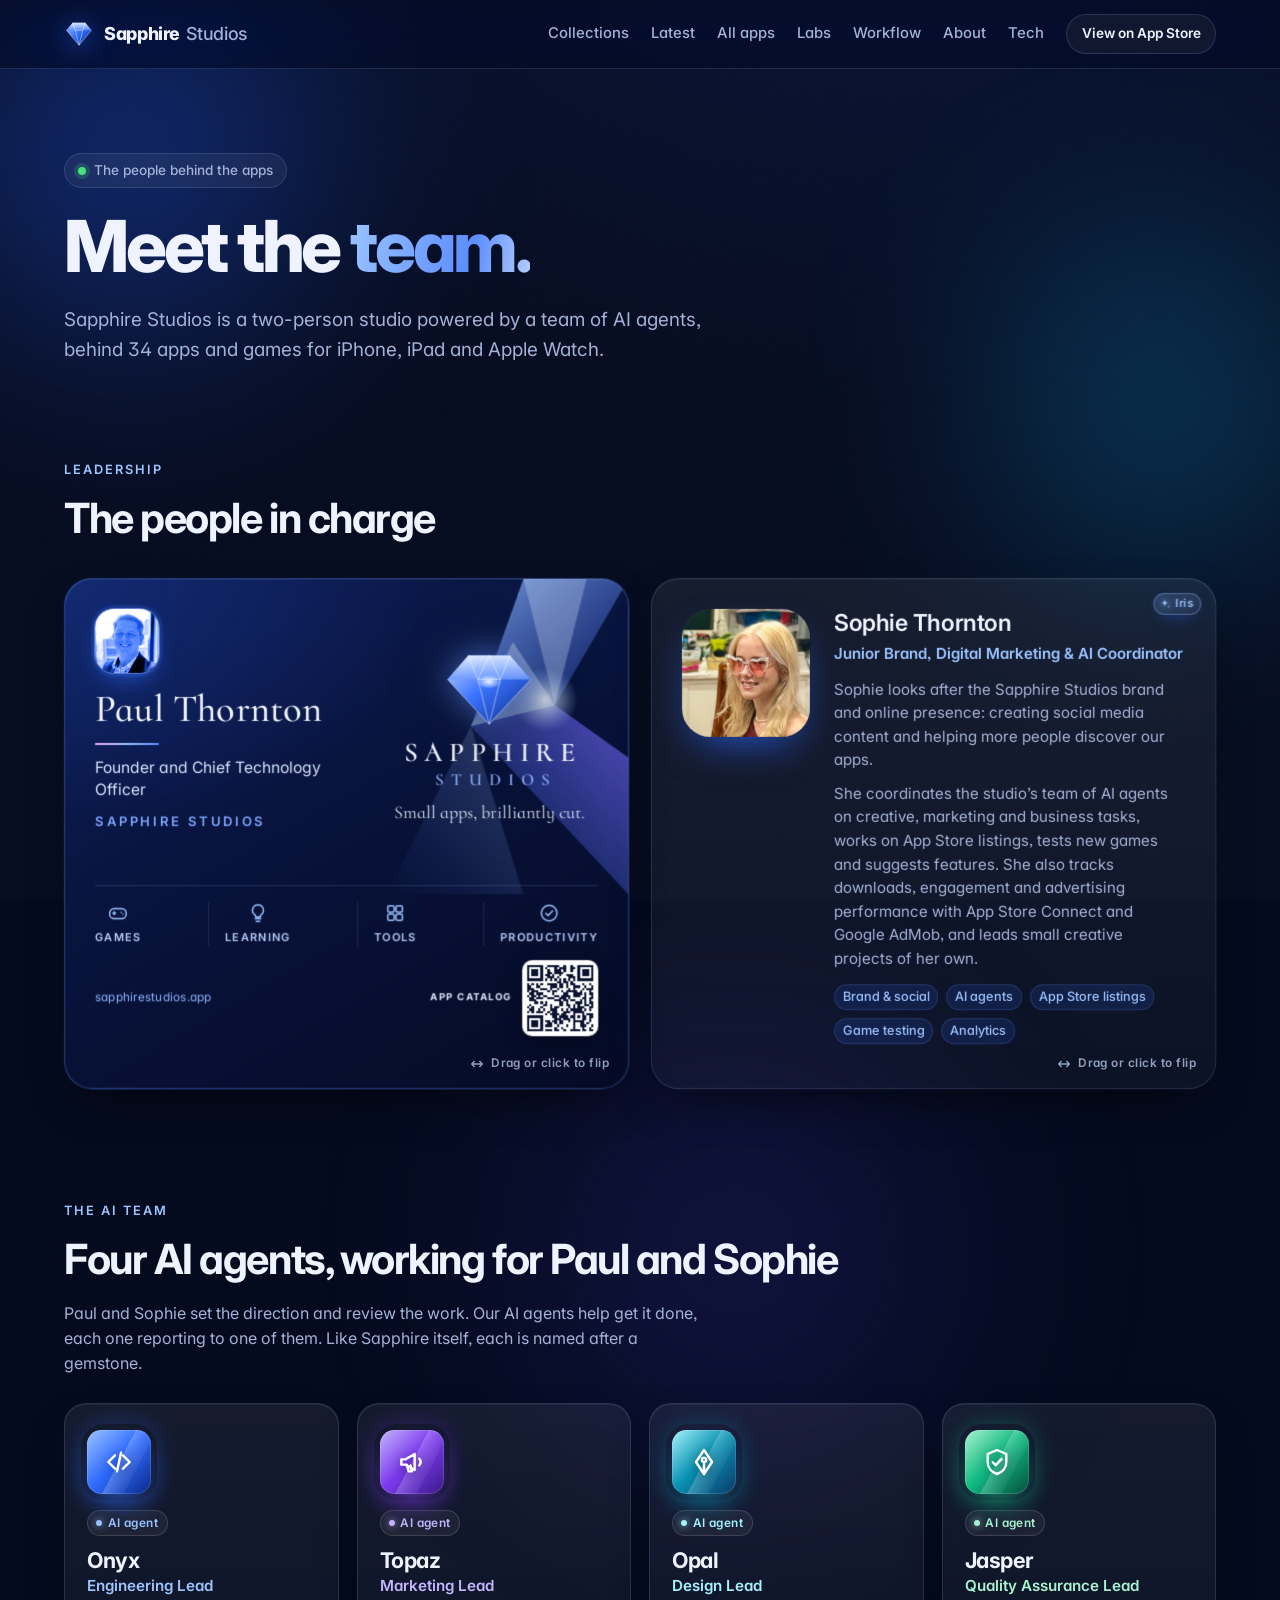
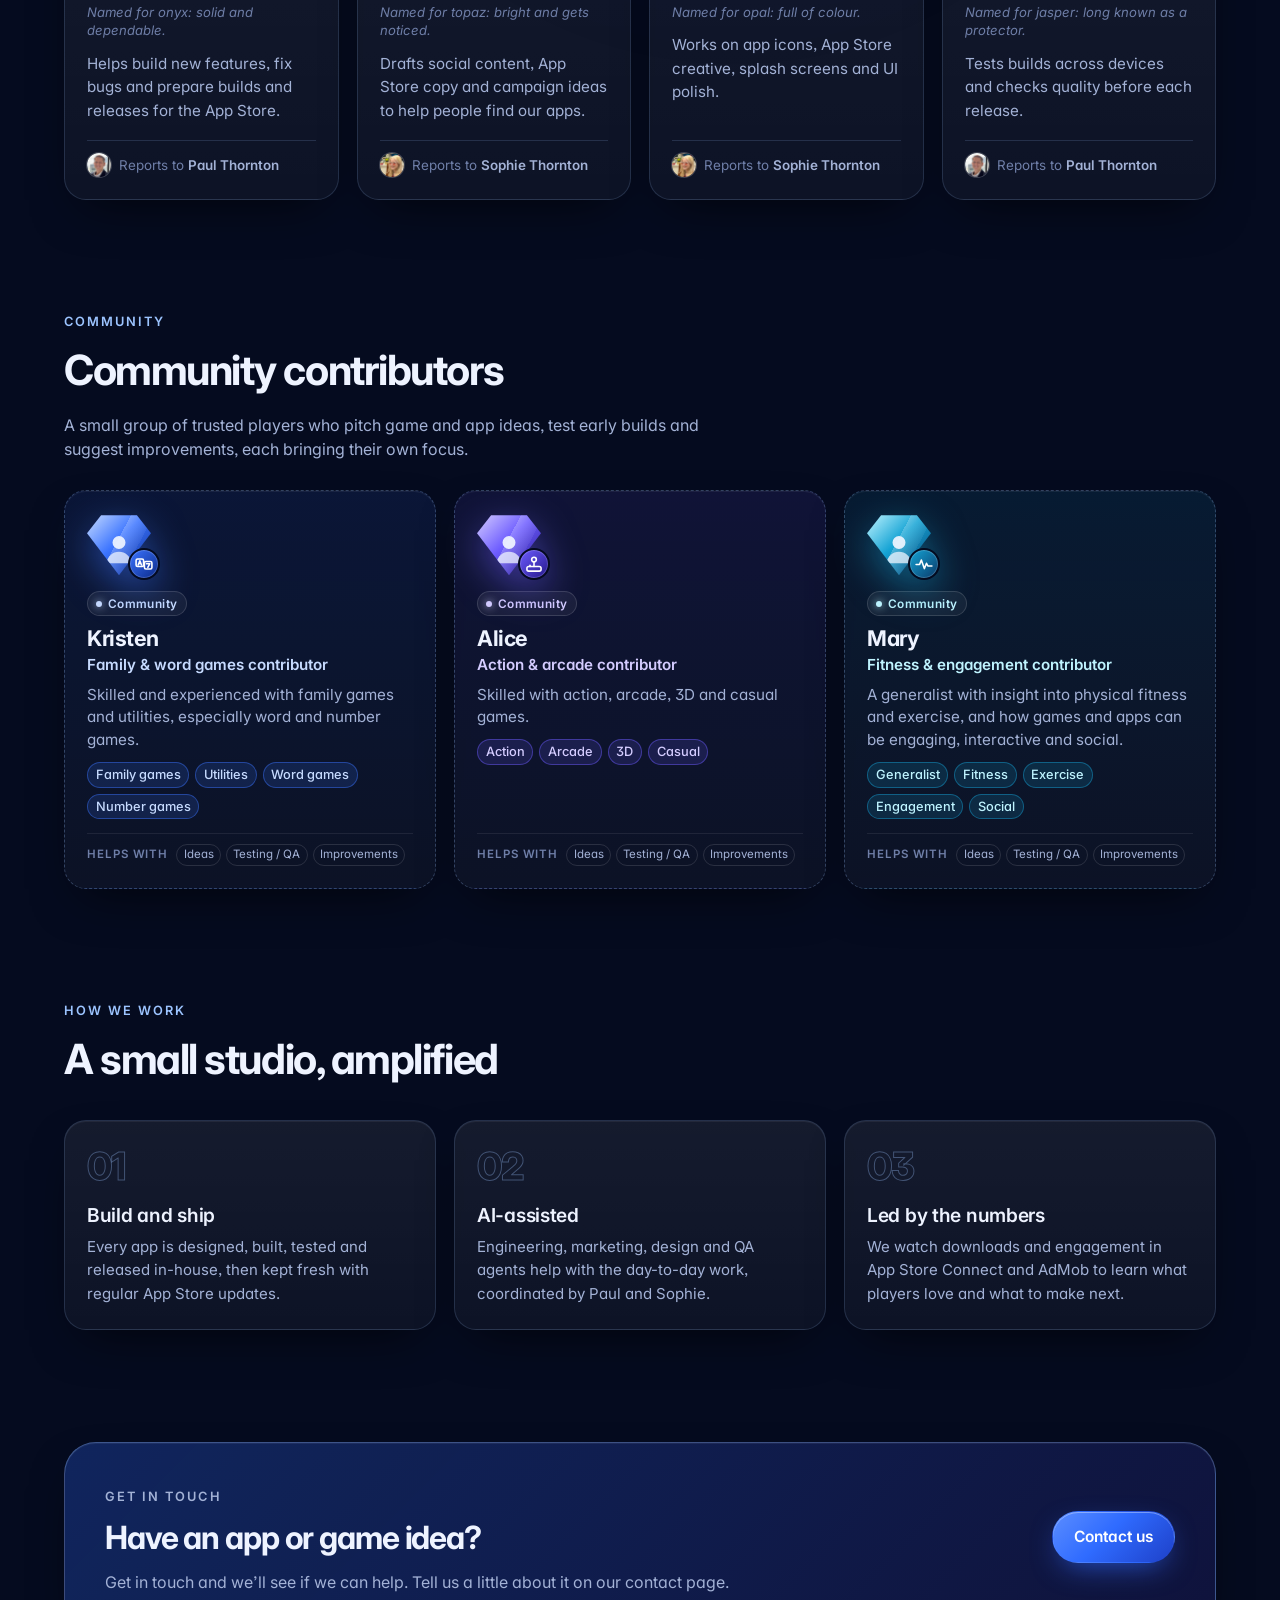
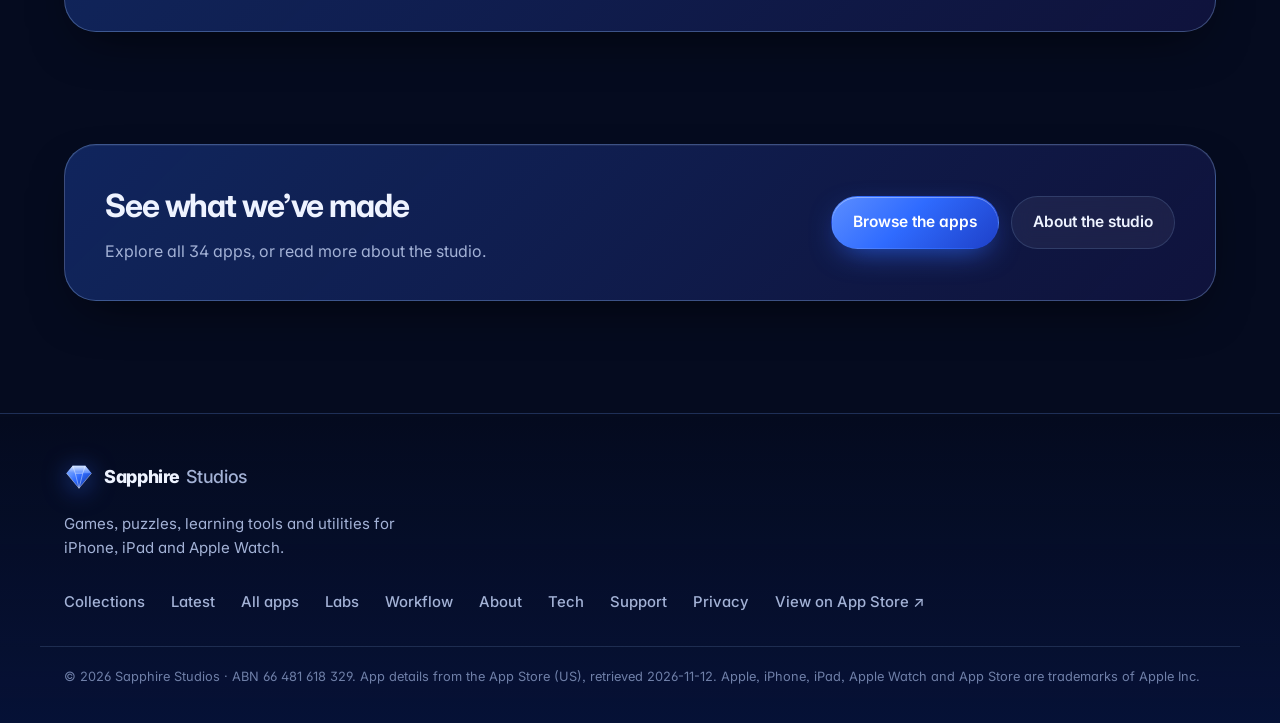
<file: team.html>
<!doctype html>
<html lang="en">
<head>
  <meta charset="utf-8">
  <meta name="viewport" content="width=device-width, initial-scale=1, viewport-fit=cover">
  <title>Team · Sapphire Studios</title>
  <meta name="robots" content="noindex,nofollow">
  <meta name="description" content="Meet the people behind Sapphire Studios: Paul Thornton, Founder &amp; Chief Technology Officer, Sophie Thornton, Junior Brand, Digital Marketing &amp; AI Coordinator, and the AI agents who work with them: Onyx, Topaz, Opal and Jasper.">
  <meta name="theme-color" content="#050b1f">
  <meta name="color-scheme" content="dark">
  <meta property="og:title" content="Team · Sapphire Studios">
  <meta property="og:description" content="Meet the people behind Sapphire Studios: Paul Thornton, Founder &amp; Chief Technology Officer, Sophie Thornton, Junior Brand, Digital Marketing &amp; AI Coordinator, and the AI agents who work with them: Onyx, Topaz, Opal and Jasper.">
  <meta property="og:type" content="website">
  <link rel="icon" href="data:image/svg+xml,%3Csvg xmlns='http://www.w3.org/2000/svg' viewBox='0 0 48 48'%3E%3Cpath d='M14 6h20l10 12-20 24L4 18z' fill='%232f6bff'/%3E%3Cpath d='M14 6l-10 12h40L34 6z' fill='%239cc4ff'/%3E%3C/svg%3E">
  <link rel="preconnect" href="https://fonts.googleapis.com">
  <link rel="preconnect" href="https://fonts.gstatic.com" crossorigin>
  <link rel="stylesheet" href="https://fonts.googleapis.com/css2?family=Inter:wght@400;500;600;700;800&family=Cormorant+Garamond:wght@500;600&display=swap">
  <link rel="stylesheet" href="style.css?v=f3586ea51d">
  <script>document.documentElement.className+=' js'</script>
</head>
<body class="team-page">
  <a class="skip" href="#team">Skip to the team</a>
  <div class="bg" aria-hidden="true"><span class="orb o1"></span><span class="orb o2"></span><span class="orb o3"></span><span class="grain"></span></div>
  <header class="nav">
    <div class="wrap nav-inner">
      <a class="brand" href="index.html" aria-label="Sapphire Studios home"><svg class="gem" viewBox="0 0 48 48" aria-hidden="true" focusable="false">
  <defs>
    <linearGradient id="g1" x1="0" y1="0" x2="1" y2="1"><stop offset="0" stop-color="#9cc4ff"/><stop offset=".5" stop-color="#2f6bff"/><stop offset="1" stop-color="#0b2a8a"/></linearGradient>
    <linearGradient id="g2" x1="0" y1="0" x2="0" y2="1"><stop offset="0" stop-color="#e6f0ff"/><stop offset="1" stop-color="#5b8dff"/></linearGradient>
  </defs>
  <path d="M14 6h20l10 12-20 24L4 18z" fill="url(#g1)"/>
  <path d="M14 6l-10 12h40L34 6z" fill="url(#g2)" opacity=".9"/>
  <path d="M14 6l4 12h12l4-12M4 18l20 24 20-24M18 18l6 24 6-24" fill="none" stroke="#fff" stroke-opacity=".55" stroke-width="1.2" stroke-linejoin="round"/>
</svg><span class="wordmark">Sapphire<span>Studios</span></span></a>
      <nav class="nav-links" aria-label="Primary">
        <a class="nav-sec" href="index.html#collections">Collections</a>
        <a class="nav-sec" href="index.html#latest">Latest</a>
        <a href="index.html#catalogue">All apps</a>
        <a class="nav-keep" href="labs.html">Labs</a>
        <a class="nav-keep" href="workflow.html">Workflow</a>
        <a class="nav-keep" href="about.html">About</a>
        <a class="nav-keep" href="tech.html">Tech</a>
        <a class="btn btn-glass btn-sm" href="https://apps.apple.com/us/developer/paul-thornton/id1203471660" target="_blank" rel="noopener">View on App Store</a>
      </nav>
      <button type="button" class="menu-btn" aria-expanded="false" aria-controls="site-menu" aria-label="Open menu"><span class="bars" aria-hidden="true"><span></span><span></span><span></span></span></button>
      <nav class="menu-panel" id="site-menu" aria-label="Menu">
        <a class="menu-link" href="index.html"><span>Apps</span><svg viewBox="0 0 24 24" aria-hidden="true"><path d="M9 6l6 6-6 6"/></svg></a>
        <a class="menu-link" href="labs.html"><span>Labs</span><svg viewBox="0 0 24 24" aria-hidden="true"><path d="M9 6l6 6-6 6"/></svg></a>
        <a class="menu-link" href="workflow.html"><span>Workflow</span><svg viewBox="0 0 24 24" aria-hidden="true"><path d="M9 6l6 6-6 6"/></svg></a>
        <a class="menu-link" href="about.html"><span>About</span><svg viewBox="0 0 24 24" aria-hidden="true"><path d="M9 6l6 6-6 6"/></svg></a>
        <a class="menu-link" href="tech.html"><span>Tech</span><svg viewBox="0 0 24 24" aria-hidden="true"><path d="M9 6l6 6-6 6"/></svg></a>
        <a class="btn btn-primary menu-cta" href="https://apps.apple.com/us/developer/paul-thornton/id1203471660" target="_blank" rel="noopener">View on App Store <span aria-hidden="true">↗</span></a>
      </nav>
    </div>
  </header>

  <main id="top">
    <section class="hero about-hero team-hero">
      <div class="wrap">
        <p class="pill"><span class="dot" aria-hidden="true"></span>The people behind the apps</p>
        <h1>Meet the <span class="shine">team.</span></h1>
        <p class="lede">Sapphire Studios is a two-person studio powered by a team of AI agents, behind 34 apps and games for iPhone, iPad and Apple Watch.</p>
      </div>
    </section>

    <section id="team" class="section wrap" aria-labelledby="team-h">
      <div class="section-head">
        <p class="kicker">Leadership</p>
        <h2 id="team-h">The people in charge</h2>
      </div>
      <div class="team">
        <div class="flip" id="paul-thornton" tabindex="0" role="group" aria-roledescription="flip card" aria-label="Flip Paul Thornton&rsquo;s card" data-name="Paul Thornton" data-autoflip-seq="1">
          <div class="flip-inner">
            <article class="member face front has-asst">
              <span class="asst-badge" role="note" title="AI assistant: Atlas, Chief of Staff" aria-label="AI assistant: Atlas, Chief of Staff"><svg viewBox="0 0 24 24" aria-hidden="true" focusable="false"><path d="M11 3c.6 4.6 2.4 6.4 7 7-4.6.6-6.4 2.4-7 7-.6-4.6-2.4-6.4-7-7 4.6-.6 6.4-2.4 7-7z"/><path d="M18.5 15c.2 1.6.9 2.3 2.5 2.5-1.6.2-2.3.9-2.5 2.5-.2-1.6-.9-2.3-2.5-2.5 1.6-.2 2.3-.9 2.5-2.5z"/></svg><span aria-hidden="true">Atlas</span></span>
              <div class="avatar a0 has-photo"><picture><source srcset="assets/team/paul-thornton.webp" type="image/webp"><img src="assets/team/paul-thornton.jpg" alt="Portrait of Paul Thornton" width="208" height="208" decoding="async"></picture></div>
              <div class="member-body">
                <h3>Paul Thornton</h3>
                <p class="role">Founder &amp; Chief Technology Officer</p>
                <p class="bio">Paul founded Sapphire Studios and designs, builds and ships every one of its apps and games, from the first idea to the App Store release.</p><p class="bio">He leads the studio&rsquo;s technology and product direction, and its AI-assisted workflows, which help a small studio design, test and launch more polished apps.</p>
                <p class="tags"><span class="genre">Founder</span><span class="genre">Technology</span><span class="genre">Product</span><span class="genre">AI workflows</span></p>
              </div>
            </article>
            <div class="face back" aria-hidden="true">
            <div class="bc">
              <svg class="bc-shards" viewBox="0 0 400 300" preserveAspectRatio="xMaxYMid slice" aria-hidden="true" focusable="false">
  <defs>
    <linearGradient id="sh1" x1="0" y1="0" x2="1" y2="1"><stop offset="0" stop-color="#8fb6ff" stop-opacity=".9"/><stop offset="1" stop-color="#1d3fd1" stop-opacity=".15"/></linearGradient>
    <linearGradient id="sh2" x1="1" y1="0" x2="0" y2="1"><stop offset="0" stop-color="#7c5cff" stop-opacity=".75"/><stop offset="1" stop-color="#2f6bff" stop-opacity="0"/></linearGradient>
    <linearGradient id="sh3" x1="0" y1="1" x2="1" y2="0"><stop offset="0" stop-color="#2f6bff" stop-opacity="0"/><stop offset="1" stop-color="#b9d2ff" stop-opacity=".8"/></linearGradient>
    <radialGradient id="sh4" cx=".72" cy=".42" r=".22"><stop offset="0" stop-color="#fff" stop-opacity=".85"/><stop offset="1" stop-color="#9cc4ff" stop-opacity="0"/></radialGradient>
  </defs>
  <path d="M400 0L300 0 250 140 330 120z" fill="url(#sh1)"/>
  <path d="M330 120L250 140 400 300 400 170z" fill="url(#sh2)"/>
  <path d="M250 140L170 300 300 300z" fill="url(#sh3)" opacity=".7"/>
  <path d="M300 0L360 0 330 120z" fill="#cfe0ff" opacity=".35"/>
  <path d="M250 140L330 120 290 60z" fill="#e6efff" opacity=".45"/>
  <circle cx="290" cy="126" r="70" fill="url(#sh4)"/>
</svg>
              <div class="bc-a">
                <span class="bc-photo" aria-hidden="true"><picture><source srcset="assets/team/paul-thornton.webp" type="image/webp"><img src="assets/team/paul-thornton.jpg" alt="" width="64" height="64" loading="lazy" decoding="async"></picture></span>
                <p class="bc-name">Paul Thornton</p>
                <span class="bc-rule" aria-hidden="true"></span>
                <p class="bc-title">Founder and Chief Technology Officer</p>
                <p class="bc-studio">Sapphire Studios</p>
              </div>
              <div class="bc-b">
                <svg class="bc-gem" viewBox="0 0 120 100" aria-hidden="true" focusable="false">
  <defs>
    <linearGradient id="bg1" x1="0" y1="0" x2="1" y2="1"><stop offset="0" stop-color="#c7dbff"/><stop offset=".45" stop-color="#3b74ff"/><stop offset="1" stop-color="#0b2a8a"/></linearGradient>
    <linearGradient id="bg2" x1="0" y1="0" x2="0" y2="1"><stop offset="0" stop-color="#eef4ff"/><stop offset="1" stop-color="#6d9bff"/></linearGradient>
    <radialGradient id="bg3" cx=".5" cy=".55" r=".5"><stop offset="0" stop-color="#fff" stop-opacity=".9"/><stop offset="1" stop-color="#fff" stop-opacity="0"/></radialGradient>
  </defs>
  <path d="M34 8h52l26 30-52 56L8 38z" fill="url(#bg1)"/>
  <path d="M34 8L8 38h104L86 8z" fill="url(#bg2)" opacity=".85"/>
  <path d="M34 8l12 30h28l12-30M8 38l52 56 52-56M46 38l14 56 14-56M60 8l-14 30M60 8l14 30" fill="none" stroke="#fff" stroke-opacity=".5" stroke-width="1.2" stroke-linejoin="round"/>
  <ellipse cx="60" cy="40" rx="16" ry="9" fill="url(#bg3)"/>
</svg>
                <p class="bc-word">Sapphire<span>Studios</span></p>
                <p class="bc-tag">Small apps, brilliantly cut.</p>
              </div>
              <div class="bc-foot">
                <ul class="bc-cats" aria-label="What we make"><li><svg viewBox="0 0 24 24" aria-hidden="true" focusable="false"><rect x="3" y="7" width="18" height="11" rx="5"/><path d="M8 10.5v3M6.5 12h3M15.5 11.2h.01M17.5 13.2h.01"/></svg><span>Games</span></li><li><svg viewBox="0 0 24 24" aria-hidden="true" focusable="false"><path d="M9 18h6M10 21h4M12 3a6 6 0 00-3.6 10.8c.6.5 1 1.2 1 2V16h5.2v-.2c0-.8.4-1.5 1-2A6 6 0 0012 3z"/></svg><span>Learning</span></li><li><svg viewBox="0 0 24 24" aria-hidden="true" focusable="false"><rect x="4" y="4" width="7" height="7" rx="1.6"/><rect x="13" y="4" width="7" height="7" rx="1.6"/><rect x="4" y="13" width="7" height="7" rx="1.6"/><rect x="13" y="13" width="7" height="7" rx="1.6"/></svg><span>Tools</span></li><li><svg viewBox="0 0 24 24" aria-hidden="true" focusable="false"><circle cx="12" cy="12" r="8.5"/><path d="M8.3 12.3l2.5 2.5 4.9-5.2"/></svg><span>Productivity</span></li></ul>
                <p class="bc-url">sapphirestudios.app</p>
                <div class="bc-qr"><img src="assets/qr-app-catalog.svg" alt="QR code for sapphirestudios.app/" width="84" height="84" loading="lazy" decoding="async"><span>App catalog</span></div>
              </div>
            </div>
            </div>
          </div>
          <span class="flip-hint" aria-hidden="true"><svg viewBox="0 0 24 24"><path d="M4 12h16M8 8l-4 4 4 4M16 8l4 4-4 4"/></svg><span class="fh-touch">Swipe to flip</span><span class="fh-mouse">Drag or click to flip</span></span>
        </div>
        <div class="flip" id="sophie-thornton" tabindex="0" role="group" aria-roledescription="flip card" aria-label="Flip Sophie Thornton&rsquo;s card" data-name="Sophie Thornton" data-autoflip-seq="2">
          <div class="flip-inner">
            <article class="member face front has-asst">
              <span class="asst-badge" role="note" title="AI assistant: Iris" aria-label="AI assistant: Iris"><svg viewBox="0 0 24 24" aria-hidden="true" focusable="false"><path d="M11 3c.6 4.6 2.4 6.4 7 7-4.6.6-6.4 2.4-7 7-.6-4.6-2.4-6.4-7-7 4.6-.6 6.4-2.4 7-7z"/><path d="M18.5 15c.2 1.6.9 2.3 2.5 2.5-1.6.2-2.3.9-2.5 2.5-.2-1.6-.9-2.3-2.5-2.5 1.6-.2 2.3-.9 2.5-2.5z"/></svg><span aria-hidden="true">Iris</span></span>
              <div class="avatar a1 has-photo"><picture><source srcset="assets/team/sophie-thornton.webp" type="image/webp"><img src="assets/team/sophie-thornton.jpg" alt="Portrait of Sophie Thornton" width="208" height="208" decoding="async"></picture></div>
              <div class="member-body">
                <h3>Sophie Thornton</h3>
                <p class="role">Junior Brand, Digital Marketing &amp; AI Coordinator</p>
                <p class="bio">Sophie looks after the Sapphire Studios brand and online presence: creating social media content and helping more people discover our apps.</p><p class="bio">She coordinates the studio&rsquo;s team of AI agents on creative, marketing and business tasks, works on App Store listings, tests new games and suggests features. She also tracks downloads, engagement and advertising performance with App Store Connect and Google AdMob, and leads small creative projects of her own.</p>
                <p class="tags"><span class="genre">Brand &amp; social</span><span class="genre">AI agents</span><span class="genre">App Store listings</span><span class="genre">Game testing</span><span class="genre">Analytics</span></p>
              </div>
            </article>
            <div class="face back" aria-hidden="true">
            <div class="bc">
              <svg class="bc-shards" viewBox="0 0 400 300" preserveAspectRatio="xMaxYMid slice" aria-hidden="true" focusable="false">
  <defs>
    <linearGradient id="sh1" x1="0" y1="0" x2="1" y2="1"><stop offset="0" stop-color="#8fb6ff" stop-opacity=".9"/><stop offset="1" stop-color="#1d3fd1" stop-opacity=".15"/></linearGradient>
    <linearGradient id="sh2" x1="1" y1="0" x2="0" y2="1"><stop offset="0" stop-color="#7c5cff" stop-opacity=".75"/><stop offset="1" stop-color="#2f6bff" stop-opacity="0"/></linearGradient>
    <linearGradient id="sh3" x1="0" y1="1" x2="1" y2="0"><stop offset="0" stop-color="#2f6bff" stop-opacity="0"/><stop offset="1" stop-color="#b9d2ff" stop-opacity=".8"/></linearGradient>
    <radialGradient id="sh4" cx=".72" cy=".42" r=".22"><stop offset="0" stop-color="#fff" stop-opacity=".85"/><stop offset="1" stop-color="#9cc4ff" stop-opacity="0"/></radialGradient>
  </defs>
  <path d="M400 0L300 0 250 140 330 120z" fill="url(#sh1)"/>
  <path d="M330 120L250 140 400 300 400 170z" fill="url(#sh2)"/>
  <path d="M250 140L170 300 300 300z" fill="url(#sh3)" opacity=".7"/>
  <path d="M300 0L360 0 330 120z" fill="#cfe0ff" opacity=".35"/>
  <path d="M250 140L330 120 290 60z" fill="#e6efff" opacity=".45"/>
  <circle cx="290" cy="126" r="70" fill="url(#sh4)"/>
</svg>
              <div class="bc-a">
                <span class="bc-photo" aria-hidden="true"><picture><source srcset="assets/team/sophie-thornton.webp" type="image/webp"><img src="assets/team/sophie-thornton.jpg" alt="" width="64" height="64" loading="lazy" decoding="async"></picture></span>
                <p class="bc-name">Sophie Thornton</p>
                <span class="bc-rule" aria-hidden="true"></span>
                <p class="bc-title">Junior Brand, Digital Marketing &amp; AI Coordinator</p>
                <p class="bc-studio">Sapphire Studios</p>
              </div>
              <div class="bc-b">
                <svg class="bc-gem" viewBox="0 0 120 100" aria-hidden="true" focusable="false">
  <defs>
    <linearGradient id="bg1" x1="0" y1="0" x2="1" y2="1"><stop offset="0" stop-color="#c7dbff"/><stop offset=".45" stop-color="#3b74ff"/><stop offset="1" stop-color="#0b2a8a"/></linearGradient>
    <linearGradient id="bg2" x1="0" y1="0" x2="0" y2="1"><stop offset="0" stop-color="#eef4ff"/><stop offset="1" stop-color="#6d9bff"/></linearGradient>
    <radialGradient id="bg3" cx=".5" cy=".55" r=".5"><stop offset="0" stop-color="#fff" stop-opacity=".9"/><stop offset="1" stop-color="#fff" stop-opacity="0"/></radialGradient>
  </defs>
  <path d="M34 8h52l26 30-52 56L8 38z" fill="url(#bg1)"/>
  <path d="M34 8L8 38h104L86 8z" fill="url(#bg2)" opacity=".85"/>
  <path d="M34 8l12 30h28l12-30M8 38l52 56 52-56M46 38l14 56 14-56M60 8l-14 30M60 8l14 30" fill="none" stroke="#fff" stroke-opacity=".5" stroke-width="1.2" stroke-linejoin="round"/>
  <ellipse cx="60" cy="40" rx="16" ry="9" fill="url(#bg3)"/>
</svg>
                <p class="bc-word">Sapphire<span>Studios</span></p>
                <p class="bc-tag">Small apps, brilliantly cut.</p>
              </div>
              <div class="bc-foot">
                <ul class="bc-cats" aria-label="What we make"><li><svg viewBox="0 0 24 24" aria-hidden="true" focusable="false"><rect x="3" y="7" width="18" height="11" rx="5"/><path d="M8 10.5v3M6.5 12h3M15.5 11.2h.01M17.5 13.2h.01"/></svg><span>Games</span></li><li><svg viewBox="0 0 24 24" aria-hidden="true" focusable="false"><path d="M9 18h6M10 21h4M12 3a6 6 0 00-3.6 10.8c.6.5 1 1.2 1 2V16h5.2v-.2c0-.8.4-1.5 1-2A6 6 0 0012 3z"/></svg><span>Learning</span></li><li><svg viewBox="0 0 24 24" aria-hidden="true" focusable="false"><rect x="4" y="4" width="7" height="7" rx="1.6"/><rect x="13" y="4" width="7" height="7" rx="1.6"/><rect x="4" y="13" width="7" height="7" rx="1.6"/><rect x="13" y="13" width="7" height="7" rx="1.6"/></svg><span>Tools</span></li><li><svg viewBox="0 0 24 24" aria-hidden="true" focusable="false"><circle cx="12" cy="12" r="8.5"/><path d="M8.3 12.3l2.5 2.5 4.9-5.2"/></svg><span>Productivity</span></li></ul>
                <p class="bc-url">sapphirestudios.app</p>
                <div class="bc-qr"><img src="assets/qr-app-catalog.svg" alt="QR code for sapphirestudios.app/" width="84" height="84" loading="lazy" decoding="async"><span>App catalog</span></div>
              </div>
            </div>
            </div>
          </div>
          <span class="flip-hint" aria-hidden="true"><svg viewBox="0 0 24 24"><path d="M4 12h16M8 8l-4 4 4 4M16 8l4 4-4 4"/></svg><span class="fh-touch">Swipe to flip</span><span class="fh-mouse">Drag or click to flip</span></span>
        </div>
      </div>
    </section>

    <section id="ai-team" class="section wrap" aria-labelledby="ai-h">
      <div class="section-head">
        <p class="kicker">The AI team</p>
        <h2 id="ai-h">Four AI agents, working for Paul and Sophie</h2>
        <p class="section-sub">Paul and Sophie set the direction and review the work. Our AI agents help get it done, each one reporting to one of them. Like Sapphire itself, each is named after a gemstone.</p>
      </div>
      <div class="ai-grid">
        <article class="ai-card eng" aria-label="Onyx, Engineering Lead (AI agent)">
          <div class="ai-avatar" aria-hidden="true"><svg viewBox="0 0 24 24" focusable="false"><path d="M9 7l-5 5 5 5M15 7l5 5-5 5M13.5 5l-3 14"/></svg></div>
          <span class="ai-pill"><span class="ai-dot" aria-hidden="true"></span>AI agent</span>
          <h3 class="ai-name">Onyx</h3>
          <p class="ai-role">Engineering Lead</p>
          <p class="ai-nod">Named for onyx: solid and dependable.</p>
          <p class="bio">Helps build new features, fix bugs and prepare builds and releases for the App Store.</p>
          <p class="reports"><img class="mini" src="assets/team/paul-thornton.jpg" alt="" width="24" height="24" loading="lazy" decoding="async"><span>Reports to <strong>Paul Thornton</strong></span></p>
        </article>
        <article class="ai-card mkt" aria-label="Topaz, Marketing Lead (AI agent)">
          <div class="ai-avatar" aria-hidden="true"><svg viewBox="0 0 24 24" focusable="false"><path d="M4 10v4h3l7 4V6L7 10H4z"/><path d="M17.5 9.5a4 4 0 010 5M8 14l1.5 5h2.5l-1.2-4.4"/></svg></div>
          <span class="ai-pill"><span class="ai-dot" aria-hidden="true"></span>AI agent</span>
          <h3 class="ai-name">Topaz</h3>
          <p class="ai-role">Marketing Lead</p>
          <p class="ai-nod">Named for topaz: bright and gets noticed.</p>
          <p class="bio">Drafts social content, App Store copy and campaign ideas to help people find our apps.</p>
          <p class="reports"><img class="mini" src="assets/team/sophie-thornton.jpg" alt="" width="24" height="24" loading="lazy" decoding="async"><span>Reports to <strong>Sophie Thornton</strong></span></p>
        </article>
        <article class="ai-card des" aria-label="Opal, Design Lead (AI agent)">
          <div class="ai-avatar" aria-hidden="true"><svg viewBox="0 0 24 24" focusable="false"><path d="M12 3l6 9-6 9-6-9 6-9z"/><path d="M12 12v9M12 12a1.6 1.6 0 100-3.2 1.6 1.6 0 000 3.2z"/></svg></div>
          <span class="ai-pill"><span class="ai-dot" aria-hidden="true"></span>AI agent</span>
          <h3 class="ai-name">Opal</h3>
          <p class="ai-role">Design Lead</p>
          <p class="ai-nod">Named for opal: full of colour.</p>
          <p class="bio">Works on app icons, App Store creative, splash screens and UI polish.</p>
          <p class="reports"><img class="mini" src="assets/team/sophie-thornton.jpg" alt="" width="24" height="24" loading="lazy" decoding="async"><span>Reports to <strong>Sophie Thornton</strong></span></p>
        </article>
        <article class="ai-card qa" aria-label="Jasper, Quality Assurance Lead (AI agent)">
          <div class="ai-avatar" aria-hidden="true"><svg viewBox="0 0 24 24" focusable="false"><path d="M12 3l7 3v6c0 4.2-2.9 7.6-7 9-4.1-1.4-7-4.8-7-9V6l7-3z"/><path d="M8.8 12.2l2.2 2.2 4.4-4.6"/></svg></div>
          <span class="ai-pill"><span class="ai-dot" aria-hidden="true"></span>AI agent</span>
          <h3 class="ai-name">Jasper</h3>
          <p class="ai-role">Quality Assurance Lead</p>
          <p class="ai-nod">Named for jasper: long known as a protector.</p>
          <p class="bio">Tests builds across devices and checks quality before each release.</p>
          <p class="reports"><img class="mini" src="assets/team/paul-thornton.jpg" alt="" width="24" height="24" loading="lazy" decoding="async"><span>Reports to <strong>Paul Thornton</strong></span></p>
        </article>
      </div>
    </section>

    <section id="community" class="section wrap" aria-labelledby="cc-h">
      <div class="section-head">
        <p class="kicker">Community</p>
        <h2 id="cc-h">Community contributors</h2>
        <p class="section-sub">A small group of trusted players who pitch game and app ideas, test early builds and suggest improvements, each bringing their own focus.</p>
      </div>
      <div class="cc-grid">
        <article class="cc-card c-fam" aria-label="Kristen, Family &amp; word games contributor">
          <div class="cc-avatar" aria-hidden="true"><span class="cc-gem"><svg viewBox="0 0 24 24" focusable="false"><path class="cc-head" d="M12 4.2a3.9 3.9 0 110 7.8 3.9 3.9 0 010-7.8z"/><path class="cc-body" d="M4.6 20.6c.4-4.3 3.6-7 7.4-7s7 2.7 7.4 7z"/></svg></span><span class="cc-badge"><svg viewBox="0 0 24 24" focusable="false"><rect x="2.5" y="6" width="9" height="9" rx="1.8"/><rect x="12.5" y="9" width="9" height="9" rx="1.8"/><path d="M5 13.2l2-5 2 5M5.8 11.4h2.4"/><path d="M15 11.6h4l-2.4 4.4"/></svg></span></div>
          <div class="cc-body-txt">
            <span class="ai-pill cc-pill"><span class="ai-dot" aria-hidden="true"></span>Community</span>
            <h3 class="cc-name">Kristen</h3>
            <p class="cc-title">Family &amp; word games contributor</p>
            <p class="cc-desc">Skilled and experienced with family games and utilities, especially word and number games.</p>
            <p class="tags cc-tags" aria-label="Focus areas"><span class="genre">Family games</span><span class="genre">Utilities</span><span class="genre">Word games</span><span class="genre">Number games</span></p>
            <p class="cc-roles"><span class="cc-roles-k">Helps with</span><span class="cc-role">Ideas</span><span class="cc-role">Testing / QA</span><span class="cc-role">Improvements</span></p>
          </div>
        </article>
        <article class="cc-card c-arc" aria-label="Alice, Action &amp; arcade contributor">
          <div class="cc-avatar" aria-hidden="true"><span class="cc-gem"><svg viewBox="0 0 24 24" focusable="false"><path class="cc-head" d="M12 4.2a3.9 3.9 0 110 7.8 3.9 3.9 0 010-7.8z"/><path class="cc-body" d="M4.6 20.6c.4-4.3 3.6-7 7.4-7s7 2.7 7.4 7z"/></svg></span><span class="cc-badge"><svg viewBox="0 0 24 24" focusable="false"><rect x="3.5" y="15" width="17" height="5.5" rx="2.2"/><path d="M12 15V9.4"/><circle cx="12" cy="6.6" r="2.8"/><path d="M7.2 15v-1.6"/></svg></span></div>
          <div class="cc-body-txt">
            <span class="ai-pill cc-pill"><span class="ai-dot" aria-hidden="true"></span>Community</span>
            <h3 class="cc-name">Alice</h3>
            <p class="cc-title">Action &amp; arcade contributor</p>
            <p class="cc-desc">Skilled with action, arcade, 3D and casual games.</p>
            <p class="tags cc-tags" aria-label="Focus areas"><span class="genre">Action</span><span class="genre">Arcade</span><span class="genre">3D</span><span class="genre">Casual</span></p>
            <p class="cc-roles"><span class="cc-roles-k">Helps with</span><span class="cc-role">Ideas</span><span class="cc-role">Testing / QA</span><span class="cc-role">Improvements</span></p>
          </div>
        </article>
        <article class="cc-card c-fit" aria-label="Mary, Fitness &amp; engagement contributor">
          <div class="cc-avatar" aria-hidden="true"><span class="cc-gem"><svg viewBox="0 0 24 24" focusable="false"><path class="cc-head" d="M12 4.2a3.9 3.9 0 110 7.8 3.9 3.9 0 010-7.8z"/><path class="cc-body" d="M4.6 20.6c.4-4.3 3.6-7 7.4-7s7 2.7 7.4 7z"/></svg></span><span class="cc-badge"><svg viewBox="0 0 24 24" focusable="false"><path d="M2.5 12.5h4.2l2.1-5.2 3.6 10.2 2.6-6.4 1.6 3.2h4.9"/></svg></span></div>
          <div class="cc-body-txt">
            <span class="ai-pill cc-pill"><span class="ai-dot" aria-hidden="true"></span>Community</span>
            <h3 class="cc-name">Mary</h3>
            <p class="cc-title">Fitness &amp; engagement contributor</p>
            <p class="cc-desc">A generalist with insight into physical fitness and exercise, and how games and apps can be engaging, interactive and social.</p>
            <p class="tags cc-tags" aria-label="Focus areas"><span class="genre">Generalist</span><span class="genre">Fitness</span><span class="genre">Exercise</span><span class="genre">Engagement</span><span class="genre">Social</span></p>
            <p class="cc-roles"><span class="cc-roles-k">Helps with</span><span class="cc-role">Ideas</span><span class="cc-role">Testing / QA</span><span class="cc-role">Improvements</span></p>
          </div>
        </article>
      </div>
    </section>

    <section class="section wrap" aria-labelledby="how-h">
      <div class="section-head">
        <p class="kicker">How we work</p>
        <h2 id="how-h">A small studio, amplified</h2>
      </div>
      <div class="values values-3">
        <article class="value"><span class="v-num" aria-hidden="true">01</span><h3>Build and ship</h3><p>Every app is designed, built, tested and released in-house, then kept fresh with regular App Store updates.</p></article>
        <article class="value"><span class="v-num" aria-hidden="true">02</span><h3>AI-assisted</h3><p>Engineering, marketing, design and QA agents help with the day-to-day work, coordinated by Paul and Sophie.</p></article>
        <article class="value"><span class="v-num" aria-hidden="true">03</span><h3>Led by the numbers</h3><p>We watch downloads and engagement in App Store Connect and AdMob to learn what players love and what to make next.</p></article>
      </div>
    </section>

    <section id="work-with-us" class="section wrap" aria-labelledby="idea-h">
      <div class="cta-band idea-band">
        <div>
          <p class="kicker">Get in touch</p>
          <h2 id="idea-h">Have an app or game idea?</h2>
          <p>Get in touch and we&rsquo;ll see if we can help. Tell us a little about it on our contact page.</p>
        </div>
        <div class="cta">
          <a class="btn btn-primary" href="support.html#contact">Contact us</a>
        </div>
      </div>
    </section>

    <section class="section wrap">
      <div class="cta-band">
        <div>
          <h2>See what we&rsquo;ve made</h2>
          <p>Explore all 34 apps, or read more about the studio.</p>
        </div>
        <div class="cta">
          <a class="btn btn-primary" href="index.html#catalogue">Browse the apps</a>
          <a class="btn btn-glass" href="about.html">About the studio</a>
        </div>
      </div>
    </section>
  </main>

  <footer class="footer">
    <div class="wrap footer-inner">
      <div class="footer-brand">
        <a class="brand" href="index.html" aria-label="Sapphire Studios home"><svg class="gem" viewBox="0 0 48 48" aria-hidden="true" focusable="false">
  <defs>
    <linearGradient id="g1" x1="0" y1="0" x2="1" y2="1"><stop offset="0" stop-color="#9cc4ff"/><stop offset=".5" stop-color="#2f6bff"/><stop offset="1" stop-color="#0b2a8a"/></linearGradient>
    <linearGradient id="g2" x1="0" y1="0" x2="0" y2="1"><stop offset="0" stop-color="#e6f0ff"/><stop offset="1" stop-color="#5b8dff"/></linearGradient>
  </defs>
  <path d="M14 6h20l10 12-20 24L4 18z" fill="url(#g1)"/>
  <path d="M14 6l-10 12h40L34 6z" fill="url(#g2)" opacity=".9"/>
  <path d="M14 6l4 12h12l4-12M4 18l20 24 20-24M18 18l6 24 6-24" fill="none" stroke="#fff" stroke-opacity=".55" stroke-width="1.2" stroke-linejoin="round"/>
</svg><span class="wordmark">Sapphire<span>Studios</span></span></a>
        <p>Games, puzzles, learning tools and utilities for iPhone, iPad and Apple Watch.</p>
      </div>
      <nav class="footer-links" aria-label="Footer">
        <a href="index.html#collections">Collections</a>
        <a href="index.html#latest">Latest</a>
        <a href="index.html#catalogue">All apps</a>
        <a href="labs.html">Labs</a>
        <a href="workflow.html">Workflow</a>
        <a href="about.html">About</a>
        <a href="tech.html">Tech</a>
        <a href="support.html">Support</a>
        <a href="privacy.html">Privacy</a>
        <a href="https://apps.apple.com/us/developer/paul-thornton/id1203471660" target="_blank" rel="noopener">View on App Store ↗</a>
      </nav>
    </div>
    <div class="wrap legal">
      <p>© 2026 Sapphire Studios <span class="abn">· ABN 66 481 618 329</span>. App details from the App Store (US), retrieved 2026-11-12. Apple, iPhone, iPad, Apple Watch and App Store are trademarks of Apple Inc.</p>
    </div>
  </footer>
  <script src="app.js?v=12d60978f9"></script>
</body>
</html>
</file>
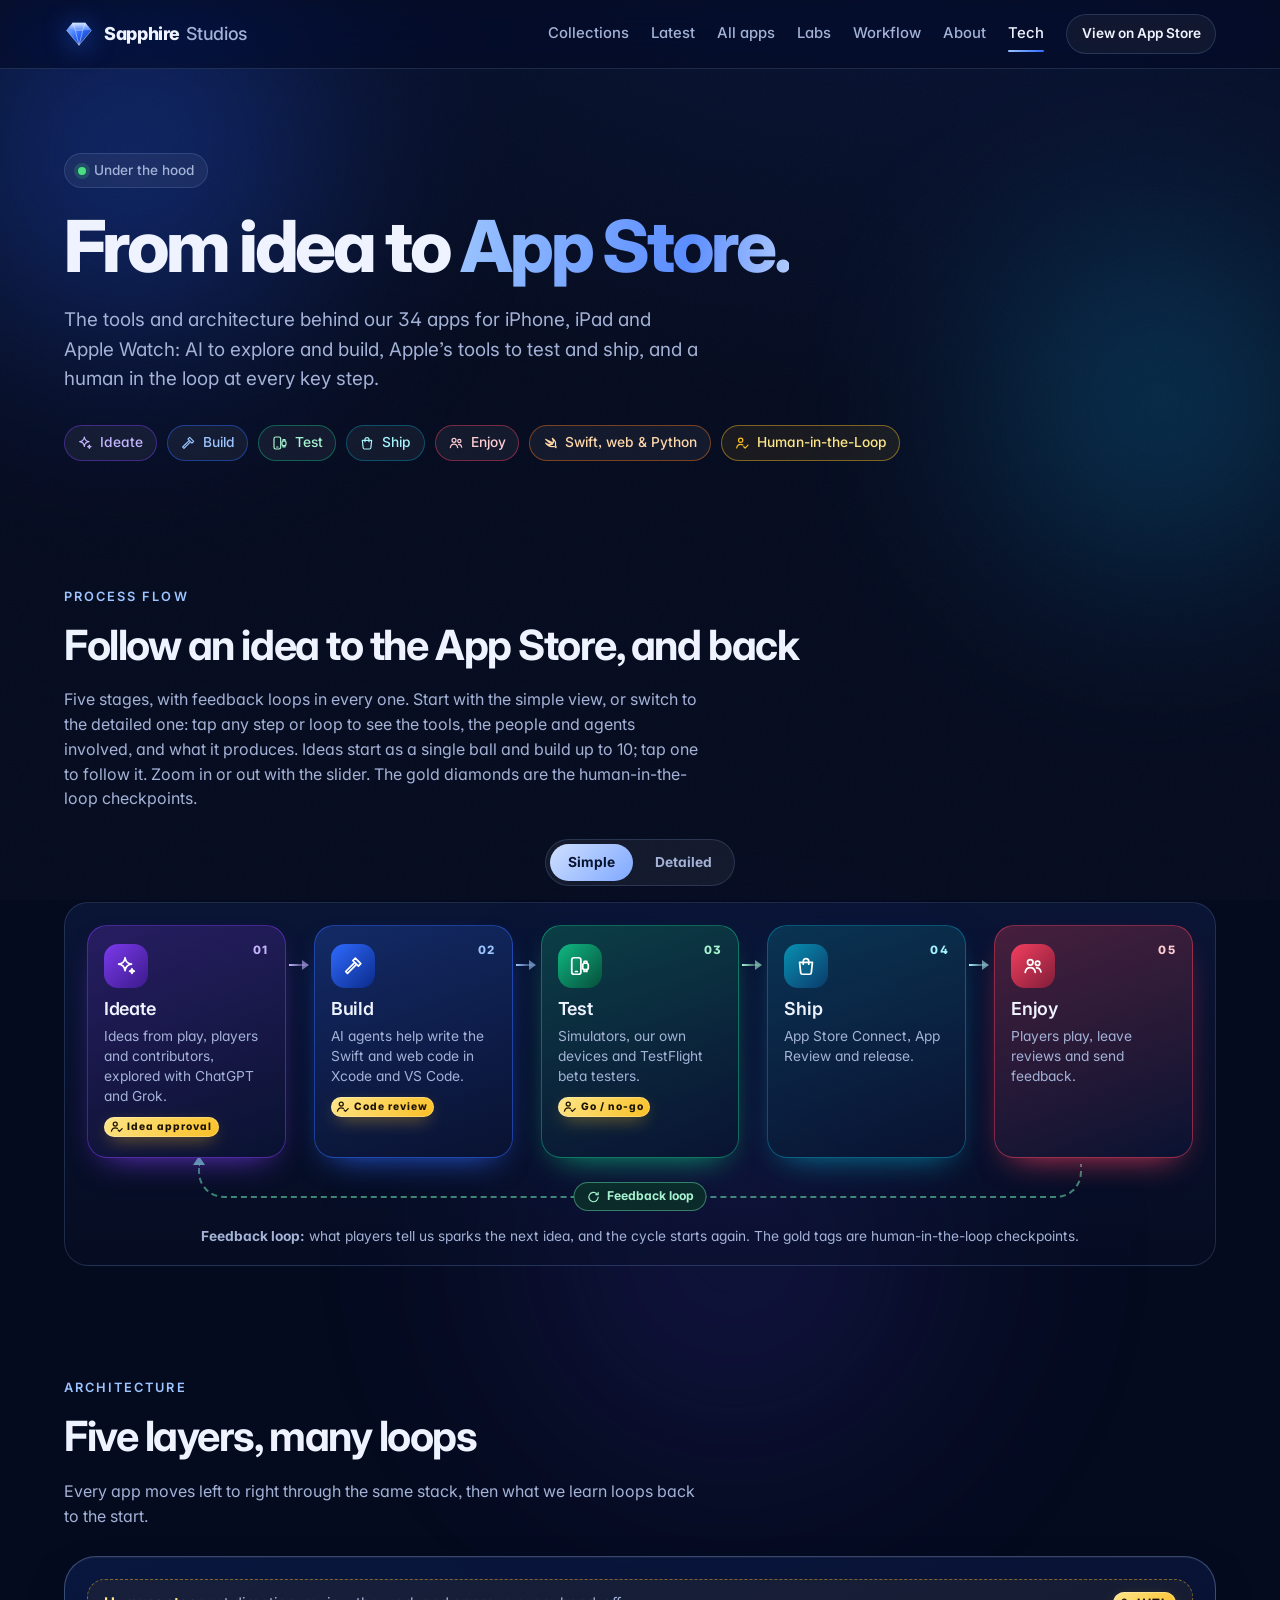
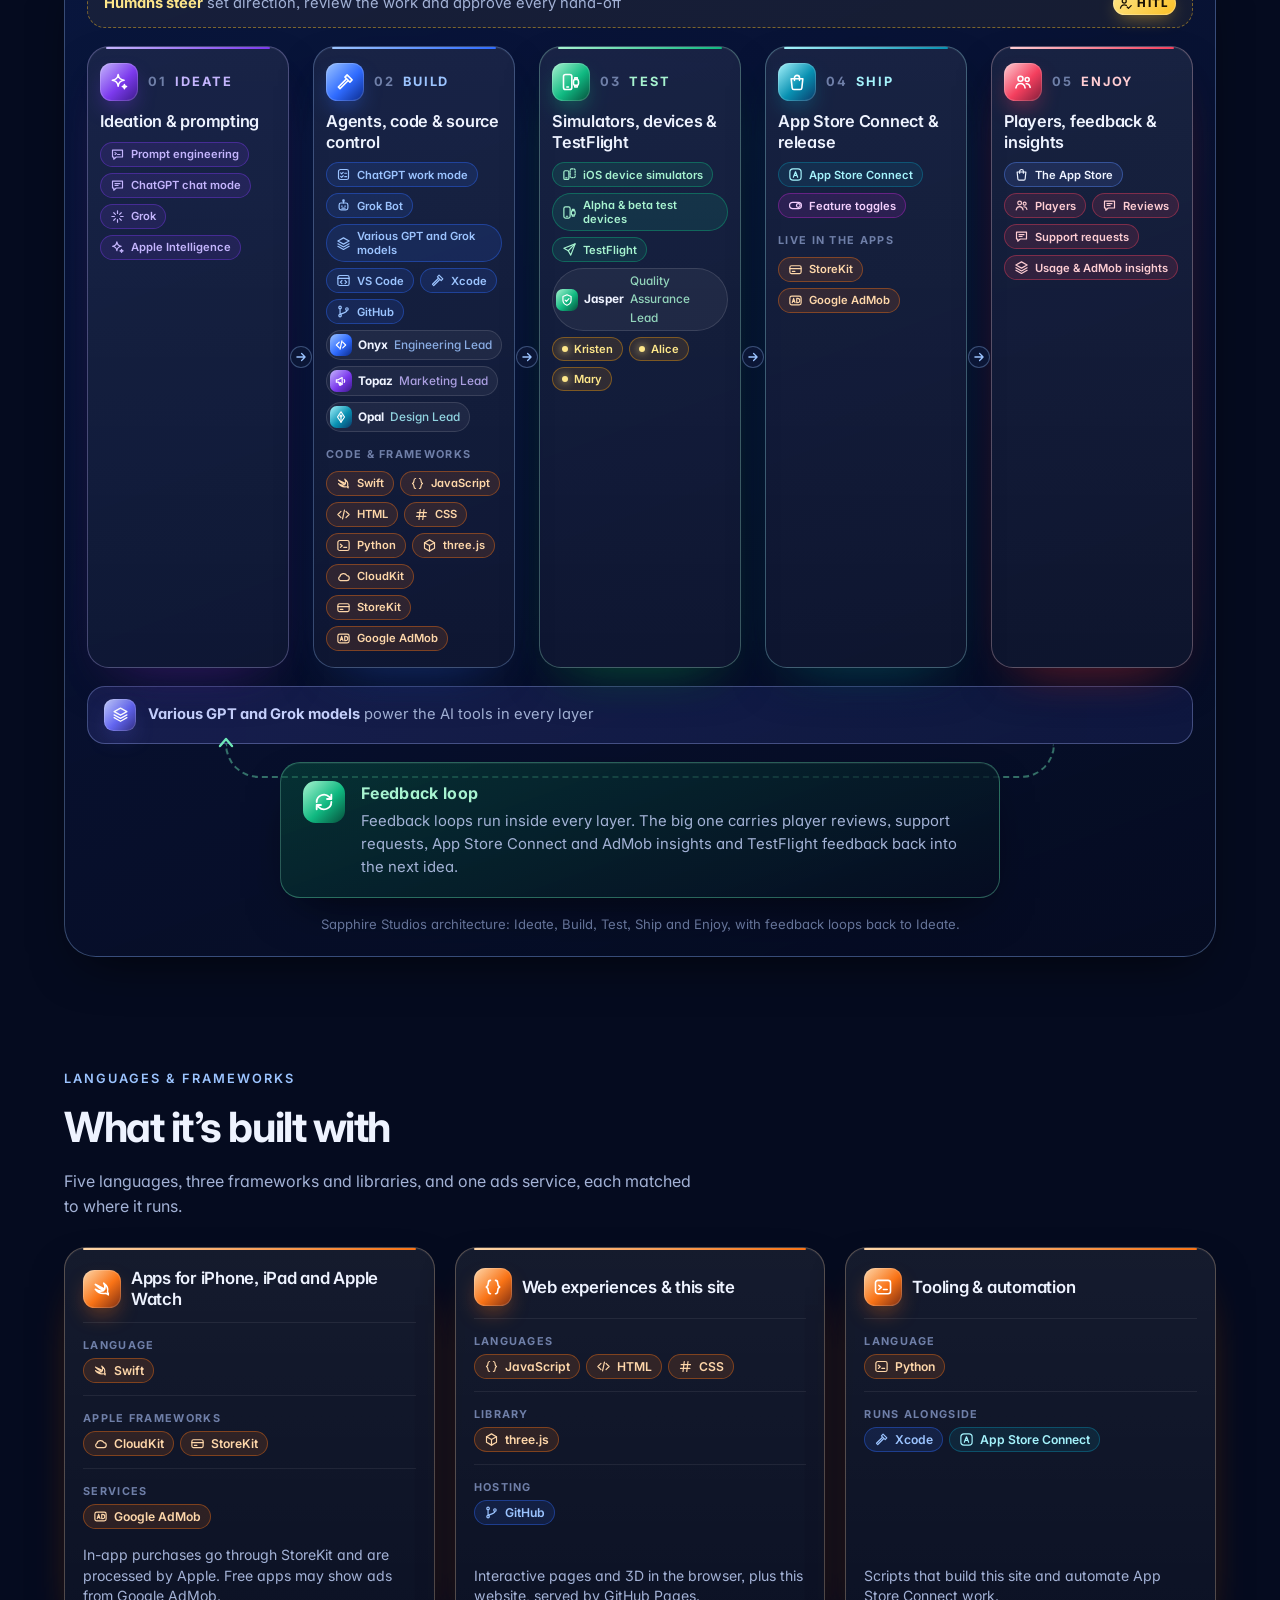
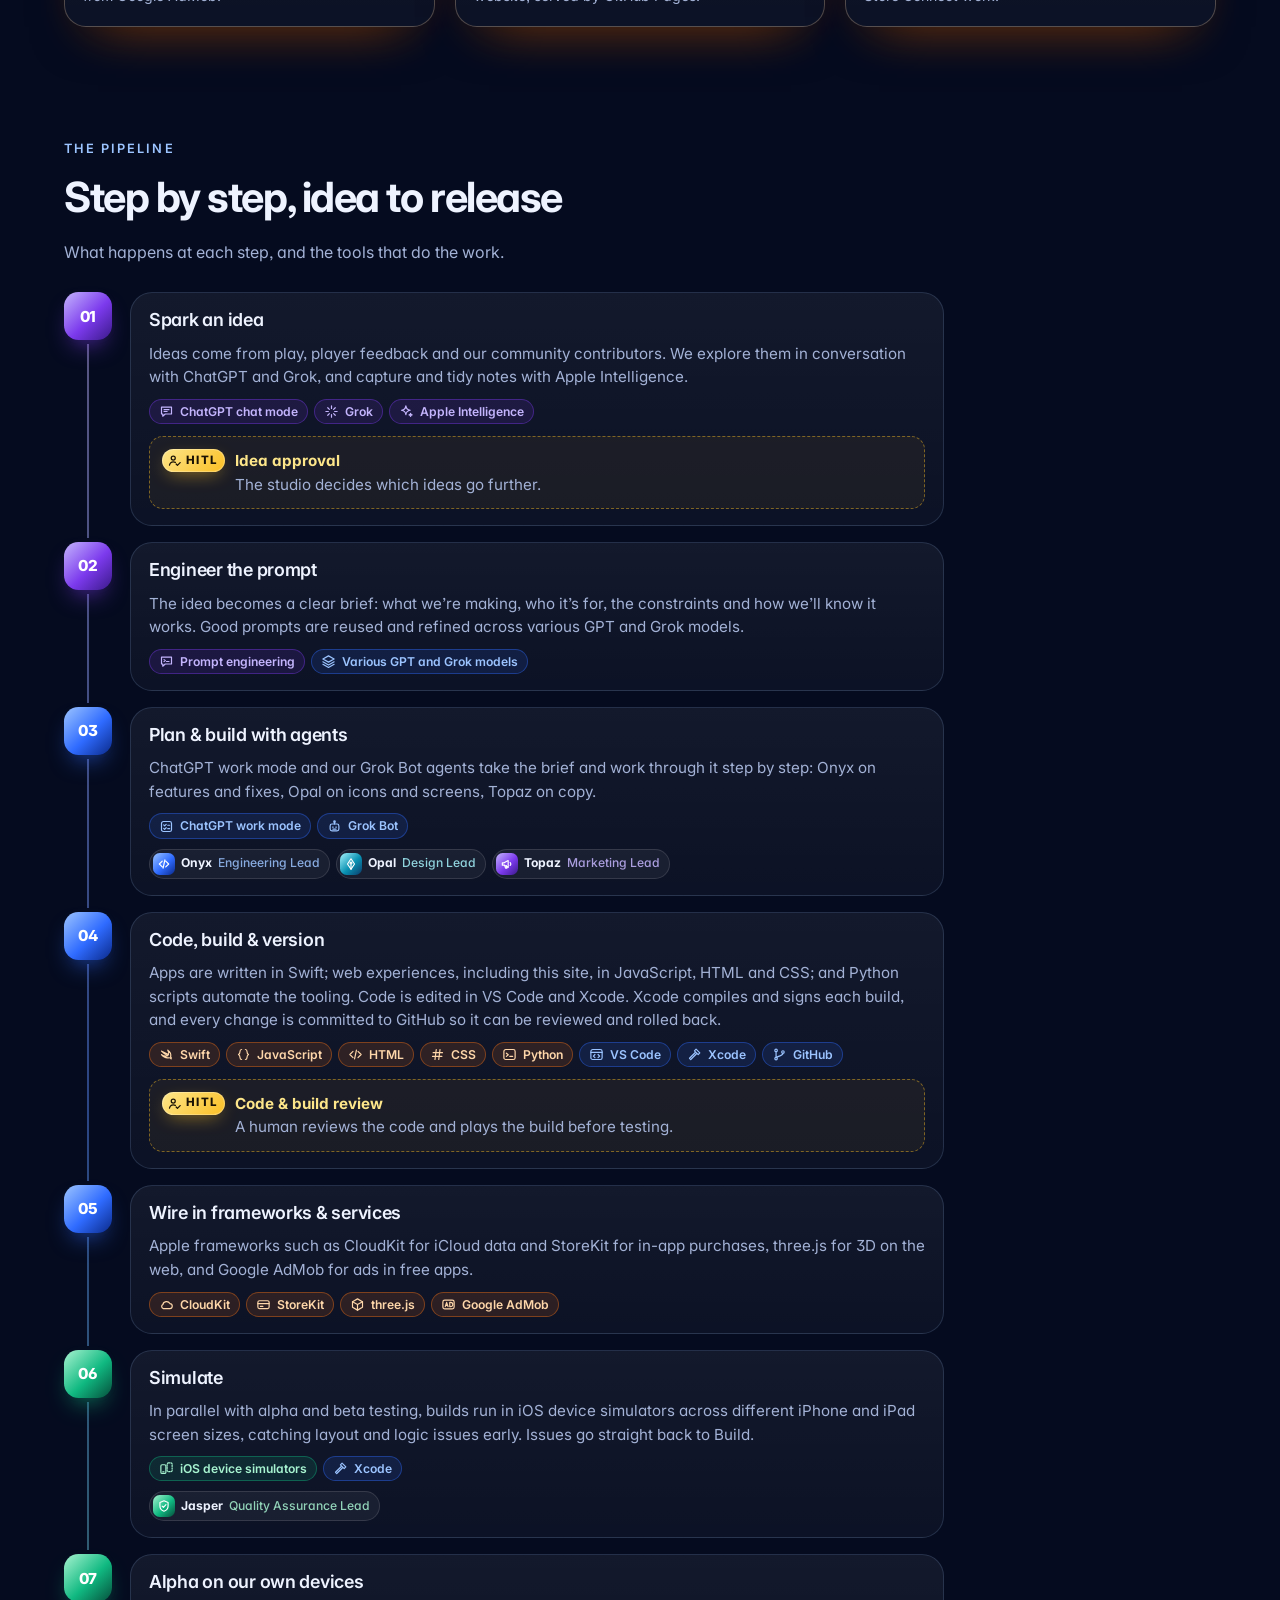
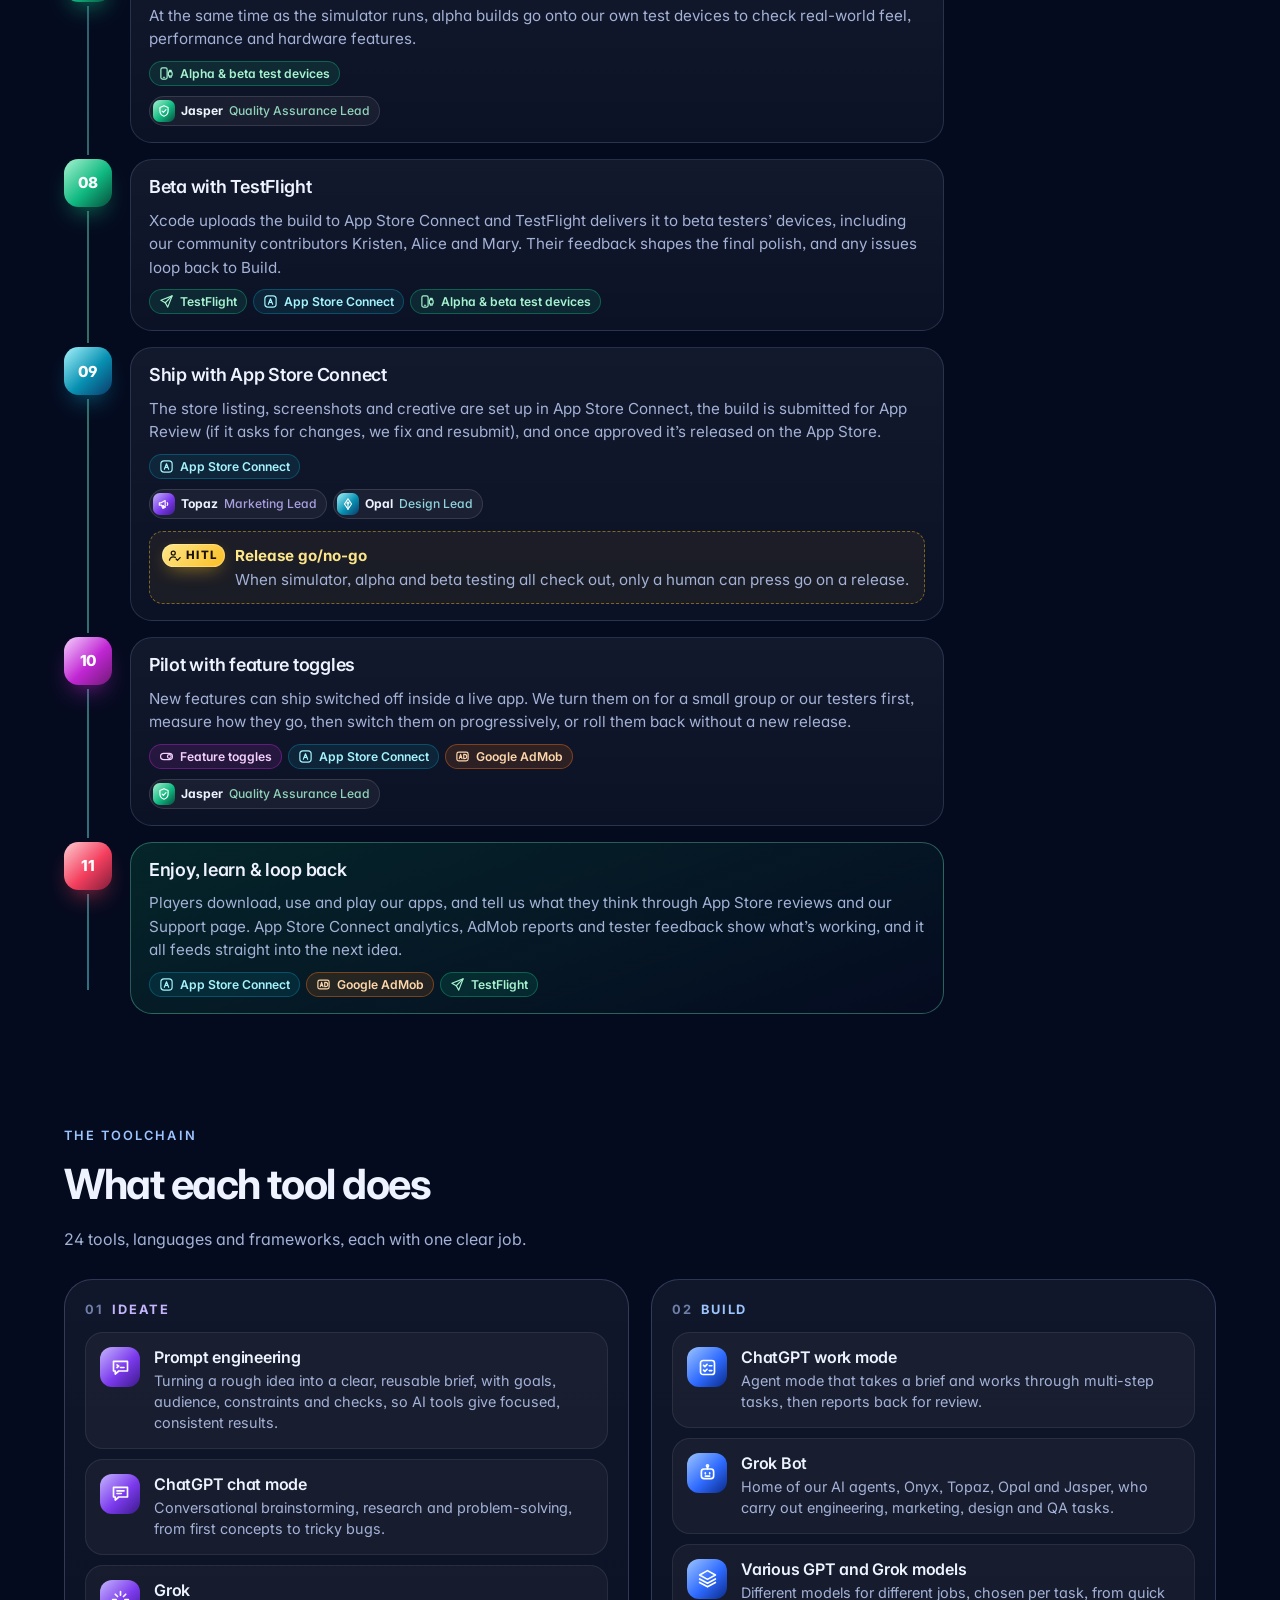
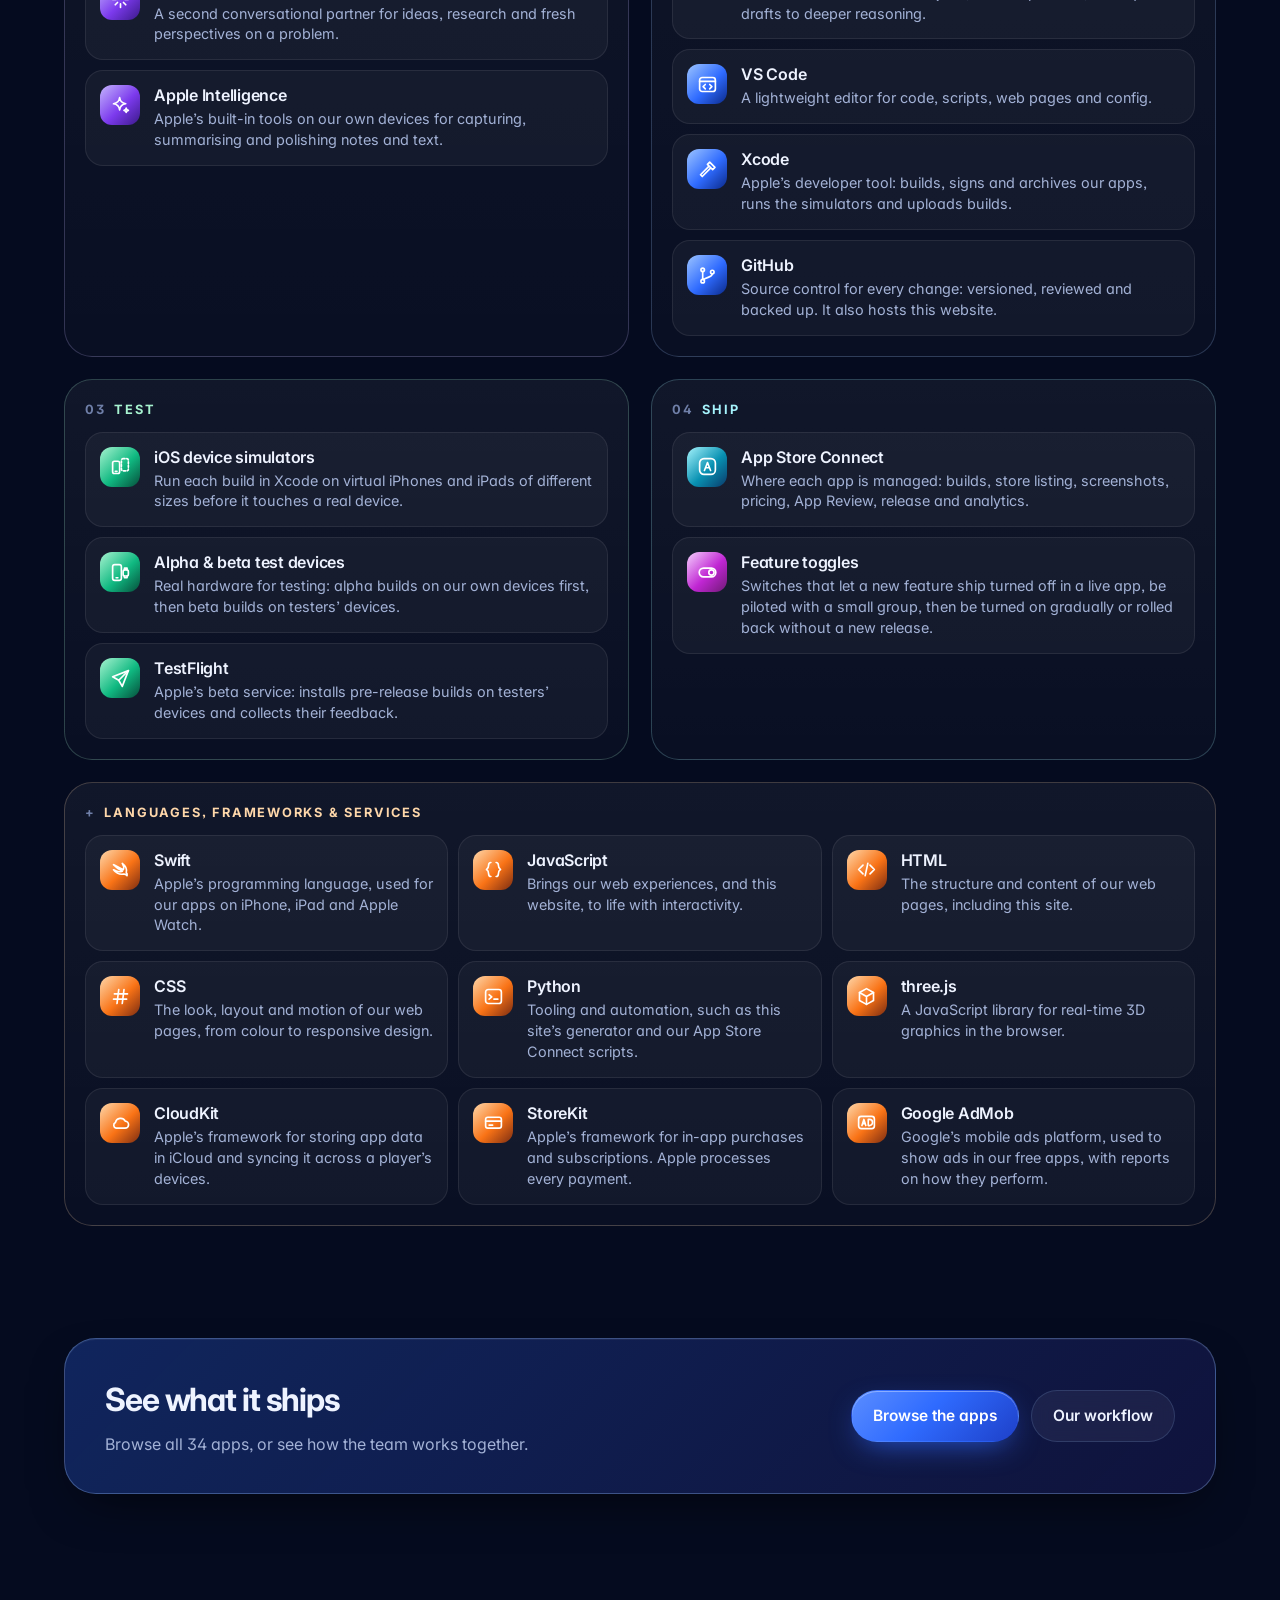
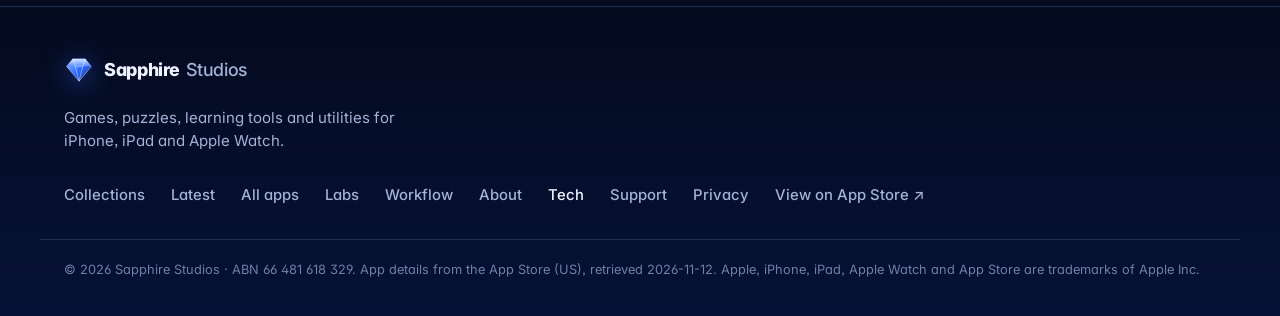
<file: tech.html>
<!doctype html>
<html lang="en">
<head>
  <meta charset="utf-8">
  <meta name="viewport" content="width=device-width, initial-scale=1, viewport-fit=cover">
  <title>Tech · Sapphire Studios</title>
  <meta name="description" content="The architecture and toolchain behind Sapphire Studios apps: how an idea travels from prompt to App Store.">
  <meta name="theme-color" content="#050b1f">
  <meta name="color-scheme" content="dark">
  <meta property="og:title" content="Tech · Sapphire Studios">
  <meta property="og:description" content="The architecture and toolchain behind Sapphire Studios apps: how an idea travels from prompt to App Store.">
  <meta property="og:type" content="website">
  <link rel="icon" href="data:image/svg+xml,%3Csvg xmlns='http://www.w3.org/2000/svg' viewBox='0 0 48 48'%3E%3Cpath d='M14 6h20l10 12-20 24L4 18z' fill='%232f6bff'/%3E%3Cpath d='M14 6l-10 12h40L34 6z' fill='%239cc4ff'/%3E%3C/svg%3E">
  <link rel="preconnect" href="https://fonts.googleapis.com">
  <link rel="preconnect" href="https://fonts.gstatic.com" crossorigin>
  <link rel="stylesheet" href="https://fonts.googleapis.com/css2?family=Inter:wght@400;500;600;700;800&display=swap">
  <link rel="stylesheet" href="style.css?v=f3586ea51d">
  <script>document.documentElement.className+=' js'</script>
</head>
<body class="tech-page">
  <a class="skip" href="#architecture">Skip to the architecture</a>
  <div class="bg" aria-hidden="true"><span class="orb o1"></span><span class="orb o2"></span><span class="orb o3"></span><span class="grain"></span></div>
  <header class="nav">
    <div class="wrap nav-inner">
      <a class="brand" href="index.html" aria-label="Sapphire Studios home"><svg class="gem" viewBox="0 0 48 48" aria-hidden="true" focusable="false">
  <defs>
    <linearGradient id="g1" x1="0" y1="0" x2="1" y2="1"><stop offset="0" stop-color="#9cc4ff"/><stop offset=".5" stop-color="#2f6bff"/><stop offset="1" stop-color="#0b2a8a"/></linearGradient>
    <linearGradient id="g2" x1="0" y1="0" x2="0" y2="1"><stop offset="0" stop-color="#e6f0ff"/><stop offset="1" stop-color="#5b8dff"/></linearGradient>
  </defs>
  <path d="M14 6h20l10 12-20 24L4 18z" fill="url(#g1)"/>
  <path d="M14 6l-10 12h40L34 6z" fill="url(#g2)" opacity=".9"/>
  <path d="M14 6l4 12h12l4-12M4 18l20 24 20-24M18 18l6 24 6-24" fill="none" stroke="#fff" stroke-opacity=".55" stroke-width="1.2" stroke-linejoin="round"/>
</svg><span class="wordmark">Sapphire<span>Studios</span></span></a>
      <nav class="nav-links" aria-label="Primary">
        <a class="nav-sec" href="index.html#collections">Collections</a>
        <a class="nav-sec" href="index.html#latest">Latest</a>
        <a href="index.html#catalogue">All apps</a>
        <a class="nav-keep" href="labs.html">Labs</a>
        <a class="nav-keep" href="workflow.html">Workflow</a>
        <a class="nav-keep" href="about.html">About</a>
        <a class="nav-keep" href="tech.html" aria-current="page">Tech</a>
        <a class="btn btn-glass btn-sm" href="https://apps.apple.com/us/developer/paul-thornton/id1203471660" target="_blank" rel="noopener">View on App Store</a>
      </nav>
      <button type="button" class="menu-btn" aria-expanded="false" aria-controls="site-menu" aria-label="Open menu"><span class="bars" aria-hidden="true"><span></span><span></span><span></span></span></button>
      <nav class="menu-panel" id="site-menu" aria-label="Menu">
        <a class="menu-link" href="index.html"><span>Apps</span><svg viewBox="0 0 24 24" aria-hidden="true"><path d="M9 6l6 6-6 6"/></svg></a>
        <a class="menu-link" href="labs.html"><span>Labs</span><svg viewBox="0 0 24 24" aria-hidden="true"><path d="M9 6l6 6-6 6"/></svg></a>
        <a class="menu-link" href="workflow.html"><span>Workflow</span><svg viewBox="0 0 24 24" aria-hidden="true"><path d="M9 6l6 6-6 6"/></svg></a>
        <a class="menu-link" href="about.html"><span>About</span><svg viewBox="0 0 24 24" aria-hidden="true"><path d="M9 6l6 6-6 6"/></svg></a>
        <a class="menu-link" href="tech.html" aria-current="page"><span>Tech</span><svg viewBox="0 0 24 24" aria-hidden="true"><path d="M9 6l6 6-6 6"/></svg></a>
        <a class="btn btn-primary menu-cta" href="https://apps.apple.com/us/developer/paul-thornton/id1203471660" target="_blank" rel="noopener">View on App Store <span aria-hidden="true">↗</span></a>
      </nav>
    </div>
  </header>

  <main id="top">
    <section class="hero about-hero tk-hero">
      <div class="wrap">
        <p class="pill"><span class="dot" aria-hidden="true"></span>Under the hood</p>
        <h1>From idea to <span class="shine">App Store.</span></h1>
        <p class="lede">The tools and architecture behind our 34 apps for iPhone, iPad and Apple Watch: AI to explore and build, Apple&rsquo;s tools to test and ship, and a human in the loop at every key step.</p>
        <ul class="ingredients tk-legend" aria-label="The five layers"><li class="mkt"><svg class="tk-ic" viewBox="0 0 24 24" aria-hidden="true" focusable="false"><path d="M11 3c.6 4.6 2.4 6.4 7 7-4.6.6-6.4 2.4-7 7-.6-4.6-2.4-6.4-7-7 4.6-.6 6.4-2.4 7-7z"/><path d="M18.5 15c.2 1.6.9 2.3 2.5 2.5-1.6.2-2.3.9-2.5 2.5-.2-1.6-.9-2.3-2.5-2.5 1.6-.2 2.3-.9 2.5-2.5z"/></svg>Ideate</li><li class="eng"><svg class="tk-ic" viewBox="0 0 24 24" aria-hidden="true" focusable="false"><path d="M14.5 3.5l6 6-2.6 2.6-6-6z"/><path d="M13.2 8.8L4 18l2 2 9.2-9.2"/></svg>Build</li><li class="qa"><svg class="tk-ic" viewBox="0 0 24 24" aria-hidden="true" focusable="false"><rect x="3" y="3" width="10" height="18" rx="2.5"/><path d="M7 18h2"/><rect x="15" y="9" width="6" height="7" rx="2"/><path d="M16.5 9V7h3v2M16.5 16v2h3v-2"/></svg>Test</li><li class="des"><svg class="tk-ic" viewBox="0 0 24 24" aria-hidden="true" focusable="false"><path d="M5 8h14l-1.2 11.2a2 2 0 01-2 1.8H8.2a2 2 0 01-2-1.8z"/><path d="M9 10V7a3 3 0 016 0v3"/></svg>Ship</li><li class="joy"><svg class="tk-ic" viewBox="0 0 24 24" aria-hidden="true" focusable="false"><circle cx="9" cy="8" r="3"/><path d="M3.5 19c.6-3.3 2.8-5.2 5.5-5.2s4.9 1.9 5.5 5.2"/><circle cx="17" cy="9" r="2.4"/><path d="M15.8 14c2.6 0 4.3 1.6 4.8 4.4"/></svg>Enjoy</li><li class="lng"><svg class="tk-ic" viewBox="0 0 24 24" aria-hidden="true" focusable="false"><path d="M4 6.5c3.2 3.4 6.6 6 10.2 7.4-3.4 1.2-7 .6-10.2-1.6 2.8 3.6 7.4 5.6 11.4 5 1.8-.3 3 .4 4.1 1.7.4-1.4-.1-2.6-.9-3.4 1-3.8-.8-7.8-4.6-10.6 1.6 2.4 2.1 5 1.2 7.2C12.4 10.8 8.2 8.6 4 6.5z"/></svg>Swift, web &amp; Python</li><li class="ing-hitl"><svg class="hitl-ic" viewBox="0 0 24 24" aria-hidden="true" focusable="false"><circle cx="10" cy="8" r="3.2"/><path d="M4 19.5c.7-3.4 3-5.4 6-5.4 1.3 0 2.4.3 3.4.9"/><path d="M14.6 17.6l2.1 2.1 4.3-4.4"/></svg>Human-in-the-Loop</li></ul>
      </div>
    </section>

    <section id="flow" class="section fl-sec" aria-labelledby="flow-h">
      <div class="fl-outer">
        <div class="section-head">
          <p class="kicker">Process flow</p>
          <h2 id="flow-h">Follow an idea to the App Store, and back</h2>
          <p class="section-sub">Five stages, with feedback loops in every one. Start with the simple view, or switch to the detailed one: tap any step or loop to see the tools, the people and agents involved, and what it produces. Ideas start as a single ball and build up to 10; tap one to follow it. Zoom in or out with the slider. The gold diamonds are the human-in-the-loop checkpoints.</p>
        </div>
        <div class="fl-tabs" role="tablist" aria-label="Diagram view">
          <button type="button" role="tab" id="fl-tab-simple" aria-controls="fl-view-simple" aria-selected="true" tabindex="0">Simple</button>
          <button type="button" role="tab" id="fl-tab-detailed" aria-controls="fl-view-detailed" aria-selected="false" tabindex="-1">Detailed</button>
        </div>
        <div class="fl-view" id="fl-view-simple" role="tabpanel" aria-labelledby="fl-tab-simple" tabindex="0">
          <div class="sf" aria-label="Simple process flow">
            <ol class="sf-row"><li class="sf-node mkt" style="--i:0"><span class="sf-ic"><svg class="sf-svg" viewBox="0 0 24 24" aria-hidden="true" focusable="false"><path d="M11 3c.6 4.6 2.4 6.4 7 7-4.6.6-6.4 2.4-7 7-.6-4.6-2.4-6.4-7-7 4.6-.6 6.4-2.4 7-7z"/><path d="M18.5 15c.2 1.6.9 2.3 2.5 2.5-1.6.2-2.3.9-2.5 2.5-.2-1.6-.9-2.3-2.5-2.5 1.6-.2 2.3-.9 2.5-2.5z"/></svg></span><span class="sf-n">01</span><h3>Ideate</h3><p>Ideas from play, players and contributors, explored with ChatGPT and Grok.</p><span class="hitl-tag sf-hitl"><svg class="hitl-ic" viewBox="0 0 24 24" aria-hidden="true" focusable="false"><circle cx="10" cy="8" r="3.2"/><path d="M4 19.5c.7-3.4 3-5.4 6-5.4 1.3 0 2.4.3 3.4.9"/><path d="M14.6 17.6l2.1 2.1 4.3-4.4"/></svg>Idea approval</span></li><li class="sf-node eng" style="--i:1"><span class="sf-ic"><svg class="sf-svg" viewBox="0 0 24 24" aria-hidden="true" focusable="false"><path d="M14.5 3.5l6 6-2.6 2.6-6-6z"/><path d="M13.2 8.8L4 18l2 2 9.2-9.2"/></svg></span><span class="sf-n">02</span><h3>Build</h3><p>AI agents help write the Swift and web code in Xcode and VS Code.</p><span class="hitl-tag sf-hitl"><svg class="hitl-ic" viewBox="0 0 24 24" aria-hidden="true" focusable="false"><circle cx="10" cy="8" r="3.2"/><path d="M4 19.5c.7-3.4 3-5.4 6-5.4 1.3 0 2.4.3 3.4.9"/><path d="M14.6 17.6l2.1 2.1 4.3-4.4"/></svg>Code review</span></li><li class="sf-node qa" style="--i:2"><span class="sf-ic"><svg class="sf-svg" viewBox="0 0 24 24" aria-hidden="true" focusable="false"><rect x="3" y="3" width="10" height="18" rx="2.5"/><path d="M7 18h2"/><rect x="15" y="9" width="6" height="7" rx="2"/><path d="M16.5 9V7h3v2M16.5 16v2h3v-2"/></svg></span><span class="sf-n">03</span><h3>Test</h3><p>Simulators, our own devices and TestFlight beta testers.</p><span class="hitl-tag sf-hitl"><svg class="hitl-ic" viewBox="0 0 24 24" aria-hidden="true" focusable="false"><circle cx="10" cy="8" r="3.2"/><path d="M4 19.5c.7-3.4 3-5.4 6-5.4 1.3 0 2.4.3 3.4.9"/><path d="M14.6 17.6l2.1 2.1 4.3-4.4"/></svg>Go / no-go</span></li><li class="sf-node des" style="--i:3"><span class="sf-ic"><svg class="sf-svg" viewBox="0 0 24 24" aria-hidden="true" focusable="false"><path d="M5 8h14l-1.2 11.2a2 2 0 01-2 1.8H8.2a2 2 0 01-2-1.8z"/><path d="M9 10V7a3 3 0 016 0v3"/></svg></span><span class="sf-n">04</span><h3>Ship</h3><p>App Store Connect, App Review and release.</p></li><li class="sf-node joy" style="--i:4"><span class="sf-ic"><svg class="sf-svg" viewBox="0 0 24 24" aria-hidden="true" focusable="false"><circle cx="9" cy="8" r="3"/><path d="M3.5 19c.6-3.3 2.8-5.2 5.5-5.2s4.9 1.9 5.5 5.2"/><circle cx="17" cy="9" r="2.4"/><path d="M15.8 14c2.6 0 4.3 1.6 4.8 4.4"/></svg></span><span class="sf-n">05</span><h3>Enjoy</h3><p>Players play, leave reviews and send feedback.</p></li></ol>
            <div class="sf-loop" aria-hidden="true"><span class="sf-loop-l"><svg class="sf-svg" viewBox="0 0 24 24" aria-hidden="true" focusable="false"><path d="M20 12a8 8 0 1 1-2.3-5.6M20 4v4h-4"/></svg>Feedback loop</span></div>
            <p class="sf-cap"><strong>Feedback loop:</strong> what players tell us sparks the next idea, and the cycle starts again. The gold tags are human-in-the-loop checkpoints.</p>
          </div>
        </div>
        <div class="fl-view" id="fl-view-detailed" role="tabpanel" aria-labelledby="fl-tab-detailed" hidden>
        <div class="fl-bar">
          <button type="button" class="btn btn-glass btn-sm fl-play" aria-pressed="false"><svg viewBox="0 0 24 24" aria-hidden="true" class="i-play"><path d="M8 5l11 7-11 7z"/></svg><svg viewBox="0 0 24 24" aria-hidden="true" class="i-pause"><path d="M8 5v14M16 5v14"/></svg><span class="fl-play-l">Run the flow</span></button>
          <span class="fl-following" hidden><span class="fl-fdot" aria-hidden="true"></span><span>Following: <strong class="fl-fname">gold</strong> ball</span><button type="button" class="fl-stop">Stop</button></span>
          <span class="fl-count" aria-live="polite">Ideas flowing: <strong class="fl-n">1</strong> / 10</span>
          <button type="button" class="fl-restart">Restart</button>
          <span class="fl-hint" aria-hidden="true">Swipe to explore <span class="fl-hint-ar">→</span></span>
        </div>
        <div class="fl-zoom">
          <label for="fl-zoom-r">Zoom</label>
          <button type="button" class="fl-zb" data-z="-1" aria-label="Zoom out">−</button>
          <input type="range" id="fl-zoom-r" min="40" max="150" step="5" value="100" aria-valuetext="100%">
          <button type="button" class="fl-zb" data-z="1" aria-label="Zoom in">+</button>
          <output class="fl-zv" for="fl-zoom-r">100%</output>
          <button type="button" class="fl-fit">Fit</button>
          <button type="button" class="fl-z100">100%</button>
        </div>
        <div class="fl at-start" data-flow>
          <div class="fl-scroll" tabindex="0" role="region" aria-label="Process flow diagram from idea to App Store and back. Scrolls sideways; use Tab or the arrow keys to move between steps.">
            <div class="fl-sizer" style="width:2000px;height:610px">
              <div class="fl-canvas" style="width:2000px;height:610px">
                <svg class="fl-svg" viewBox="0 0 2000 610" width="2000" height="610" aria-hidden="true" focusable="false">
                  <rect class="fl-lane mkt" x="20" y="8" width="402" height="594" rx="22"/><rect class="fl-lane eng" x="430" y="8" width="442" height="594" rx="22"/><rect class="fl-lane qa" x="880" y="8" width="442" height="594" rx="22"/><rect class="fl-lane des" x="1330" y="8" width="312" height="594" rx="22"/><rect class="fl-lane joy" x="1650" y="8" width="322" height="594" rx="22"/>
                  <g class="fl-edge" data-a="0" data-b="1" data-k="idea>approve"><path class="fl-base" d="M142 260H184"/><path class="fl-dash" d="M142 260H184"/></g><g class="fl-edge" data-a="1" data-b="2" data-k="approve>prompt"><path class="fl-base" d="M236 260H288"/><path class="fl-dash" d="M236 260H288"/></g><g class="fl-edge" data-a="2" data-b="4" data-k="prompt>agents"><path class="fl-base" d="M392 260H448"/><path class="fl-dash" d="M392 260H448"/></g><g class="fl-edge" data-a="4" data-b="5" data-k="agents>code"><path class="fl-base" d="M552 260C570.0 260 570.0 160 588 160"/><path class="fl-dash" d="M552 260C570.0 260 570.0 160 588 160"/></g><g class="fl-edge" data-a="4" data-b="6" data-k="agents>frameworks"><path class="fl-base" d="M552 260C570.0 260 570.0 360 588 360"/><path class="fl-dash" d="M552 260C570.0 260 570.0 360 588 360"/></g><g class="fl-edge" data-a="5" data-b="7" data-k="code>review"><path class="fl-base" d="M692 160C728.0 160 728.0 260 764 260"/><path class="fl-dash" d="M692 160C728.0 160 728.0 260 764 260"/></g><g class="fl-edge" data-a="6" data-b="7" data-k="frameworks>review"><path class="fl-base" d="M692 360C728.0 360 728.0 260 764 260"/><path class="fl-dash" d="M692 360C728.0 360 728.0 260 764 260"/></g><g class="fl-edge" data-a="7" data-b="9" data-k="review>simulate"><path class="fl-base" d="M816 260C927.0 260 927.0 160 1038 160"/><path class="fl-dash" d="M816 260C927.0 260 927.0 160 1038 160"/></g><g class="fl-edge" data-a="7" data-b="10" data-k="review>alpha"><path class="fl-base" d="M816 260C889.5 260 889.5 360 963 360"/><path class="fl-dash" d="M816 260C889.5 260 889.5 360 963 360"/></g><g class="fl-edge" data-a="10" data-b="11" data-k="alpha>beta"><path class="fl-base" d="M1067 360H1113"/><path class="fl-dash" d="M1067 360H1113"/></g><g class="fl-edge" data-a="9" data-b="14" data-k="simulate>go"><path class="fl-base" d="M1142 160C1268.0 160 1268.0 260 1394 260"/><path class="fl-dash" d="M1142 160C1268.0 160 1268.0 260 1394 260"/></g><g class="fl-edge" data-a="11" data-b="14" data-k="beta>go"><path class="fl-base" d="M1217 360C1305.5 360 1305.5 260 1394 260"/><path class="fl-dash" d="M1217 360C1305.5 360 1305.5 260 1394 260"/></g><g class="fl-edge" data-a="14" data-b="15" data-k="go>ship"><path class="fl-base" d="M1446 260H1508"/><path class="fl-dash" d="M1446 260H1508"/></g><g class="fl-edge" data-a="15" data-b="18" data-k="ship>store"><path class="fl-base" d="M1612 260H1678"/><path class="fl-dash" d="M1612 260H1678"/></g><g class="fl-edge" data-a="18" data-b="19" data-k="store>players"><path class="fl-base" d="M1782 260H1838"/><path class="fl-dash" d="M1782 260H1838"/></g><g class="fl-edge loop" data-a="2" data-b="3" data-k="prompt>refine"><path class="fl-base" d="M340 212C340 175 320 158 273 158"/><path class="fl-dash" d="M340 212C340 175 320 158 273 158"/></g><g class="fl-edge loop" data-a="3" data-b="0" data-k="refine>idea"><path class="fl-base" d="M157 158C110 158 90 175 90 212"/><path class="fl-dash" d="M157 158C110 158 90 175 90 212"/></g><g class="fl-edge loop" data-a="7" data-b="8" data-k="review>rework"><path class="fl-base" d="M764 260H703"/><path class="fl-dash" d="M764 260H703"/></g><g class="fl-edge loop" data-a="8" data-b="4" data-k="rework>agents"><path class="fl-base" d="M587 260H552"/><path class="fl-dash" d="M587 260H552"/></g><g class="fl-edge loop" data-a="9" data-b="12" data-k="simulate>fixsim"><path class="fl-base" d="M1090 112C1090 72 1050 58 923 58"/><path class="fl-dash" d="M1090 112C1090 72 1050 58 923 58"/></g><g class="fl-edge loop" data-a="12" data-b="5" data-k="fixsim>code"><path class="fl-base" d="M807 58C680 58 640 72 640 112"/><path class="fl-dash" d="M807 58C680 58 640 72 640 112"/></g><g class="fl-edge loop" data-a="10" data-b="13" data-k="alpha>fixdev"><path class="fl-base" d="M1015 408C1015 455 990 470 886 470"/><path class="fl-dash" d="M1015 408C1015 455 990 470 886 470"/></g><g class="fl-edge loop" data-a="13" data-b="6" data-k="fixdev>frameworks"><path class="fl-base" d="M770 470C670 470 640 455 640 408"/><path class="fl-dash" d="M770 470C670 470 640 455 640 408"/></g><g class="fl-edge loop" data-a="15" data-b="16" data-k="ship>appreview"><path class="fl-base" d="M1560 212C1560 165 1556 150 1548 150"/><path class="fl-dash" d="M1560 212C1560 165 1556 150 1548 150"/></g><g class="fl-edge loop" data-a="16" data-b="14" data-k="appreview>go"><path class="fl-base" d="M1432 150C1424 150 1420 170 1420 234"/><path class="fl-dash" d="M1432 150C1424 150 1420 170 1420 234"/></g><g class="fl-edge loop" data-a="19" data-b="20" data-k="players>feedback"><path class="fl-base" d="M1910 308V402"/><path class="fl-dash" d="M1910 308V402"/></g><g class="fl-edge loop" data-a="20" data-b="21" data-k="feedback>nextidea"><path class="fl-base" d="M1890 498V540Q1890 560 1870 560H1058"/><path class="fl-dash" d="M1890 498V540Q1890 560 1870 560H1058"/></g><g class="fl-edge loop" data-a="21" data-b="0" data-k="nextidea>idea"><path class="fl-base" d="M942 560H110Q90 560 90 540V308"/><path class="fl-dash" d="M942 560H110Q90 560 90 540V308"/></g><g class="fl-edge tog" data-a="15" data-b="17" data-k="ship>toggle"><path class="fl-base" d="M1560 308V402"/><path class="fl-dash" d="M1560 308V402"/></g><g class="fl-edge tog" data-a="17" data-b="19" data-k="toggle>players"><path class="fl-base" d="M1612 430C1760 430 1850 380 1850 308"/><path class="fl-dash" d="M1612 430C1760 430 1850 380 1850 308"/></g><g class="fl-edge tog" data-a="20" data-b="17" data-k="feedback>toggle"><path class="fl-base" d="M1838 470H1612"/><path class="fl-dash" d="M1838 470H1612"/></g><g class="fl-edge tog" data-a="17" data-b="11" data-k="toggle>beta"><path class="fl-base" d="M1508 470C1300 470 1165 480 1165 408"/><path class="fl-dash" d="M1508 470C1300 470 1165 480 1165 408"/></g>
                  <path class="fl-route" id="fl-route-0" d="M142 260H184L236 260H288L392 260H448L552 260C570.0 260 570.0 160 588 160L692 160C728.0 160 728.0 260 764 260L816 260C927.0 260 927.0 160 1038 160L1142 160C1268.0 160 1268.0 260 1394 260L1446 260H1508L1612 260H1678L1782 260H1838L1910 308V402L1890 498V540Q1890 560 1870 560H1058L942 560H110Q90 560 90 540V308L142 260"/><path class="fl-route" id="fl-route-1" d="M142 260H184L236 260H288L392 260H448L552 260C570.0 260 570.0 360 588 360L692 360C728.0 360 728.0 260 764 260L816 260C889.5 260 889.5 360 963 360L1067 360H1113L1217 360C1305.5 360 1305.5 260 1394 260L1446 260H1508L1612 260H1678L1782 260H1838L1910 308V402L1890 498V540Q1890 560 1870 560H1058L942 560H110Q90 560 90 540V308L142 260"/><path class="fl-route" id="fl-route-2" d="M340 212C340 175 320 158 273 158L157 158C110 158 90 175 90 212L142 260H184L236 260H288L392 260H448L552 260C570.0 260 570.0 160 588 160L692 160C728.0 160 728.0 260 764 260L764 260H703L587 260H552L552 260C570.0 260 570.0 360 588 360L692 360C728.0 360 728.0 260 764 260L816 260C927.0 260 927.0 160 1038 160L1090 112C1090 72 1050 58 923 58L807 58C680 58 640 72 640 112L692 160C728.0 160 728.0 260 764 260L816 260C889.5 260 889.5 360 963 360L1015 408C1015 455 990 470 886 470L770 470C670 470 640 455 640 408L692 360C728.0 360 728.0 260 764 260L816 260C889.5 260 889.5 360 963 360L1067 360H1113L1217 360C1305.5 360 1305.5 260 1394 260L1446 260H1508L1560 212C1560 165 1556 150 1548 150L1432 150C1424 150 1420 170 1420 234L1446 260H1508L1612 260H1678L1782 260H1838L1910 308V402L1890 498V540Q1890 560 1870 560H1058L942 560H110Q90 560 90 540V308L142 260H184L236 260H288L340 212"/><path class="fl-route" id="fl-route-3" d="M1560 308V402L1612 430C1760 430 1850 380 1850 308L1910 308V402L1838 470H1612L1508 470C1300 470 1165 480 1165 408L1217 360C1305.5 360 1305.5 260 1394 260L1446 260H1508L1560 308"/>
                </svg>
                <span class="fl-lane-lbl mkt" style="left:34px"><span>01</span> Ideate</span><span class="fl-lane-lbl eng" style="left:444px"><span>02</span> Build</span><span class="fl-lane-lbl qa" style="left:894px"><span>03</span> Test</span><span class="fl-lane-lbl des" style="left:1344px"><span>04</span> Ship</span><span class="fl-lane-lbl joy" style="left:1664px"><span>05</span> Enjoy</span>
                <button type="button" class="fl-node mkt" data-i="0" data-k="idea" style="left:90px;top:260px;--d:0ms" aria-pressed="true" aria-controls="fl-panel" aria-label="Step 1 of 22: Spark an idea"><span class="fl-ic"><svg viewBox="0 0 24 24" focusable="false" aria-hidden="true"><path d="M9 18h6M10 21h4M12 3a6 6 0 00-3.6 10.8c.6.5 1 1.2 1.1 2h5c.1-.8.5-1.5 1.1-2A6 6 0 0012 3z"/></svg></span><span class="fl-t">Idea</span><span class="fl-s">ChatGPT · Grok</span></button><button type="button" class="fl-node fl-gate" data-i="1" data-k="approve" style="left:210px;top:260px;--d:45ms" aria-pressed="false" aria-controls="fl-panel" aria-label="Step 2 of 22: HITL: Idea approval"><span class="fl-dia"><svg viewBox="0 0 24 24" focusable="false" aria-hidden="true"><circle cx="10" cy="8" r="3.2"/><path d="M4 19.5c.7-3.4 3-5.4 6-5.4 1.3 0 2.4.3 3.4.9"/><path d="M14.6 17.6l2.1 2.1 4.3-4.4"/></svg></span><span class="fl-gl">Idea approval</span></button><button type="button" class="fl-node mkt" data-i="2" data-k="prompt" style="left:340px;top:260px;--d:90ms" aria-pressed="false" aria-controls="fl-panel" aria-label="Step 3 of 22: Engineer the prompt"><span class="fl-ic"><svg viewBox="0 0 24 24" focusable="false" aria-hidden="true"><path d="M4 5h16v11H10l-4 3.5V16H4z"/><path d="M8 9l2 1.5L8 12M12 12h4"/></svg></span><span class="fl-t">Prompt</span><span class="fl-s">Brief · models</span></button><button type="button" class="fl-node fl-lp" data-i="3" data-k="refine" style="left:215px;top:158px;--d:135ms" aria-pressed="false" aria-controls="fl-panel" aria-label="Step 4 of 22: Ideate loop: refine the prompt"><svg viewBox="0 0 24 24" focusable="false" aria-hidden="true"><path d="M4 12a8 8 0 0113.7-5.6L20 8.7M20 4v4.7h-4.7M20 12a8 8 0 01-13.7 5.6L4 15.3M4 20v-4.7h4.7"/></svg><span>Refine</span></button><button type="button" class="fl-node eng" data-i="4" data-k="agents" style="left:500px;top:260px;--d:180ms" aria-pressed="false" aria-controls="fl-panel" aria-label="Step 5 of 22: Plan &amp; build with agents"><span class="fl-ic"><svg viewBox="0 0 24 24" focusable="false" aria-hidden="true"><rect x="5" y="8" width="14" height="11" rx="3"/><path d="M12 8V5.5M9.5 12.5v1M14.5 12.5v1M9.5 16.2h5"/><circle cx="12" cy="4.3" r="1.2"/></svg></span><span class="fl-t">Agents</span><span class="fl-s">Work mode · Grok Bot</span></button><button type="button" class="fl-node eng" data-i="5" data-k="code" style="left:640px;top:160px;--d:225ms" aria-pressed="false" aria-controls="fl-panel" aria-label="Step 6 of 22: Code, build &amp; version"><span class="fl-ic"><svg viewBox="0 0 24 24" focusable="false" aria-hidden="true"><path d="M9 7l-5 5 5 5M15 7l5 5-5 5M13.5 5l-3 14"/></svg></span><span class="fl-t">Code</span><span class="fl-s">Swift · JS · Python</span></button><button type="button" class="fl-node lng" data-i="6" data-k="frameworks" style="left:640px;top:360px;--d:270ms" aria-pressed="false" aria-controls="fl-panel" aria-label="Step 7 of 22: Wire in frameworks &amp; services"><span class="fl-ic"><svg viewBox="0 0 24 24" focusable="false" aria-hidden="true"><path d="M12 3l8 4.5v9L12 21l-8-4.5v-9z"/><path d="M12 12l8-4.5M12 12v9M12 12L4 7.5"/></svg></span><span class="fl-t">Frameworks</span><span class="fl-s">CloudKit · StoreKit</span></button><button type="button" class="fl-node fl-gate" data-i="7" data-k="review" style="left:790px;top:260px;--d:315ms" aria-pressed="false" aria-controls="fl-panel" aria-label="Step 8 of 22: HITL: Code &amp; build review"><span class="fl-dia"><svg viewBox="0 0 24 24" focusable="false" aria-hidden="true"><circle cx="10" cy="8" r="3.2"/><path d="M4 19.5c.7-3.4 3-5.4 6-5.4 1.3 0 2.4.3 3.4.9"/><path d="M14.6 17.6l2.1 2.1 4.3-4.4"/></svg></span><span class="fl-gl">Code review</span></button><button type="button" class="fl-node fl-lp" data-i="8" data-k="rework" style="left:645px;top:260px;--d:360ms" aria-pressed="false" aria-controls="fl-panel" aria-label="Step 9 of 22: Build loop: review &rarr; rework"><svg viewBox="0 0 24 24" focusable="false" aria-hidden="true"><path d="M4 12a8 8 0 0113.7-5.6L20 8.7M20 4v4.7h-4.7M20 12a8 8 0 01-13.7 5.6L4 15.3M4 20v-4.7h4.7"/></svg><span>Rework</span></button><button type="button" class="fl-node qa" data-i="9" data-k="simulate" style="left:1090px;top:160px;--d:405ms" aria-pressed="false" aria-controls="fl-panel" aria-label="Step 10 of 22: Simulate (in parallel)"><span class="fl-ic"><svg viewBox="0 0 24 24" focusable="false" aria-hidden="true"><rect x="3" y="6" width="8" height="14" rx="2"/><rect x="13" y="3" width="8" height="14" rx="2" stroke-dasharray="2.2 2"/><path d="M6 17.5h2"/></svg></span><span class="fl-t">Simulate</span><span class="fl-s">In parallel</span></button><button type="button" class="fl-node qa" data-i="10" data-k="alpha" style="left:1015px;top:360px;--d:450ms" aria-pressed="false" aria-controls="fl-panel" aria-label="Step 11 of 22: Alpha on our own devices"><span class="fl-ic"><svg viewBox="0 0 24 24" focusable="false" aria-hidden="true"><rect x="3" y="3" width="10" height="18" rx="2.5"/><path d="M7 18h2"/><rect x="15" y="9" width="6" height="7" rx="2"/><path d="M16.5 9V7h3v2M16.5 16v2h3v-2"/></svg></span><span class="fl-t">Alpha</span><span class="fl-s">Our own devices</span></button><button type="button" class="fl-node qa" data-i="11" data-k="beta" style="left:1165px;top:360px;--d:495ms" aria-pressed="false" aria-controls="fl-panel" aria-label="Step 12 of 22: Beta with TestFlight"><span class="fl-ic"><svg viewBox="0 0 24 24" focusable="false" aria-hidden="true"><path d="M21 3L10 14"/><path d="M21 3l-7 18-4-7-7-4 18-7z"/></svg></span><span class="fl-t">Beta</span><span class="fl-s">TestFlight</span></button><button type="button" class="fl-node fl-lp" data-i="12" data-k="fixsim" style="left:865px;top:58px;--d:540ms" aria-pressed="false" aria-controls="fl-panel" aria-label="Step 13 of 22: Test loop: simulator issues &rarr; fix"><svg viewBox="0 0 24 24" focusable="false" aria-hidden="true"><path d="M4 12a8 8 0 0113.7-5.6L20 8.7M20 4v4.7h-4.7M20 12a8 8 0 01-13.7 5.6L4 15.3M4 20v-4.7h4.7"/></svg><span>Fix &amp; re-run</span></button><button type="button" class="fl-node fl-lp" data-i="13" data-k="fixdev" style="left:828px;top:470px;--d:585ms" aria-pressed="false" aria-controls="fl-panel" aria-label="Step 14 of 22: Test loop: device and tester issues &rarr; fix"><svg viewBox="0 0 24 24" focusable="false" aria-hidden="true"><path d="M4 12a8 8 0 0113.7-5.6L20 8.7M20 4v4.7h-4.7M20 12a8 8 0 01-13.7 5.6L4 15.3M4 20v-4.7h4.7"/></svg><span>Fix &amp; re-test</span></button><button type="button" class="fl-node fl-gate" data-i="14" data-k="go" style="left:1420px;top:260px;--d:630ms" aria-pressed="false" aria-controls="fl-panel" aria-label="Step 15 of 22: HITL: Release go/no-go"><span class="fl-dia"><svg viewBox="0 0 24 24" focusable="false" aria-hidden="true"><circle cx="10" cy="8" r="3.2"/><path d="M4 19.5c.7-3.4 3-5.4 6-5.4 1.3 0 2.4.3 3.4.9"/><path d="M14.6 17.6l2.1 2.1 4.3-4.4"/></svg></span><span class="fl-gl">Go / no-go</span></button><button type="button" class="fl-node des" data-i="15" data-k="ship" style="left:1560px;top:260px;--d:675ms" aria-pressed="false" aria-controls="fl-panel" aria-label="Step 16 of 22: Ship with App Store Connect"><span class="fl-ic"><svg viewBox="0 0 24 24" focusable="false" aria-hidden="true"><rect x="3" y="3" width="18" height="18" rx="5"/><path d="M8.5 16.5l3.5-9 3.5 9M9.8 13.4h4.4"/></svg></span><span class="fl-t">Ship</span><span class="fl-s">App Store Connect</span></button><button type="button" class="fl-node fl-lp" data-i="16" data-k="appreview" style="left:1490px;top:150px;--d:720ms" aria-pressed="false" aria-controls="fl-panel" aria-label="Step 17 of 22: Ship loop: App Review feedback &rarr; fix"><svg viewBox="0 0 24 24" focusable="false" aria-hidden="true"><path d="M4 12a8 8 0 0113.7-5.6L20 8.7M20 4v4.7h-4.7M20 12a8 8 0 01-13.7 5.6L4 15.3M4 20v-4.7h4.7"/></svg><span>App Review</span></button><button type="button" class="fl-node tog" data-i="17" data-k="toggle" style="left:1560px;top:450px;--d:765ms" aria-pressed="false" aria-controls="fl-panel" aria-label="Step 18 of 22: Pilot new features with feature toggles"><span class="fl-ic"><svg viewBox="0 0 24 24" focusable="false" aria-hidden="true"><rect x="2.5" y="7" width="19" height="10" rx="5"/><circle cx="16.5" cy="12" r="3"/></svg></span><span class="fl-t">Feature toggles</span><span class="fl-s">Pilot · measure</span></button><button type="button" class="fl-node joy" data-i="18" data-k="store" style="left:1730px;top:260px;--d:810ms" aria-pressed="false" aria-controls="fl-panel" aria-label="Step 19 of 22: On the App Store"><span class="fl-ic"><svg viewBox="0 0 24 24" focusable="false" aria-hidden="true"><path d="M5 8h14l-1.2 11.2a2 2 0 01-2 1.8H8.2a2 2 0 01-2-1.8z"/><path d="M9 10V7a3 3 0 016 0v3"/></svg></span><span class="fl-t">App Store</span><span class="fl-s">34 apps</span></button><button type="button" class="fl-node joy" data-i="19" data-k="players" style="left:1890px;top:260px;--d:855ms" aria-pressed="false" aria-controls="fl-panel" aria-label="Step 20 of 22: Players enjoy the apps"><span class="fl-ic"><svg viewBox="0 0 24 24" focusable="false" aria-hidden="true"><circle cx="9" cy="8" r="3"/><path d="M3.5 19c.6-3.3 2.8-5.2 5.5-5.2s4.9 1.9 5.5 5.2"/><circle cx="17" cy="9" r="2.4"/><path d="M15.8 14c2.6 0 4.3 1.6 4.8 4.4"/></svg></span><span class="fl-t">Players</span><span class="fl-s">Use · play</span></button><button type="button" class="fl-node joy" data-i="20" data-k="feedback" style="left:1890px;top:450px;--d:900ms" aria-pressed="false" aria-controls="fl-panel" aria-label="Step 21 of 22: Players give feedback"><span class="fl-ic"><svg viewBox="0 0 24 24" focusable="false" aria-hidden="true"><path d="M4 5h16v11H10l-4 3.5V16H4z"/><path d="M8 9h8M8 12h5"/></svg></span><span class="fl-t">Feedback</span><span class="fl-s">Reviews · support</span></button><button type="button" class="fl-node fl-lp" data-i="21" data-k="nextidea" style="left:1000px;top:560px;--d:945ms" aria-pressed="false" aria-controls="fl-panel" aria-label="Step 22 of 22: The big loop: feedback &rarr; next idea"><svg viewBox="0 0 24 24" focusable="false" aria-hidden="true"><path d="M4 12a8 8 0 0113.7-5.6L20 8.7M20 4v4.7h-4.7M20 12a8 8 0 01-13.7 5.6L4 15.3M4 20v-4.7h4.7"/></svg><span>Next idea</span></button>
                <button type="button" class="fl-ball" data-b="0" data-route="0" data-r="idea approve prompt agents code review simulate go ship store players feedback nextidea idea" style="--c:#fbbf24" aria-label="Follow the gold ball (idea 1: main path, through the simulator)"><span class="fl-dot"></span></button><button type="button" class="fl-ball" data-b="1" data-route="1" data-r="idea approve prompt agents frameworks review alpha beta go ship store players feedback nextidea idea" style="--c:#38bdf8" aria-label="Follow the blue ball (idea 2: device path: alpha and beta with TestFlight)"><span class="fl-dot"></span></button><button type="button" class="fl-ball" data-b="2" data-route="2" data-r="prompt refine idea approve prompt agents code review rework agents frameworks review simulate fixsim code review alpha fixdev frameworks review alpha beta go ship appreview go ship store players feedback nextidea idea approve prompt" style="--c:#34d399" aria-label="Follow the green ball (idea 3: every feedback loop)"><span class="fl-dot"></span></button><button type="button" class="fl-ball" data-b="3" data-route="3" data-r="ship toggle players feedback toggle beta go ship" style="--c:#e879f9" aria-label="Follow the pink ball (idea 4: feature toggle pilot)"><span class="fl-dot"></span></button><button type="button" class="fl-ball" data-b="4" data-route="0" data-r="idea approve prompt agents code review simulate go ship store players feedback nextidea idea" style="--c:#fb923c" aria-label="Follow the orange ball (idea 5: main path, through the simulator)"><span class="fl-dot"></span></button><button type="button" class="fl-ball" data-b="5" data-route="1" data-r="idea approve prompt agents frameworks review alpha beta go ship store players feedback nextidea idea" style="--c:#a78bfa" aria-label="Follow the violet ball (idea 6: device path: alpha and beta with TestFlight)"><span class="fl-dot"></span></button><button type="button" class="fl-ball" data-b="6" data-route="2" data-r="prompt refine idea approve prompt agents code review rework agents frameworks review simulate fixsim code review alpha fixdev frameworks review alpha beta go ship appreview go ship store players feedback nextidea idea approve prompt" style="--c:#fb7185" aria-label="Follow the rose ball (idea 7: every feedback loop)"><span class="fl-dot"></span></button><button type="button" class="fl-ball" data-b="7" data-route="0" data-r="idea approve prompt agents code review simulate go ship store players feedback nextidea idea" style="--c:#a3e635" aria-label="Follow the lime ball (idea 8: main path, through the simulator)"><span class="fl-dot"></span></button><button type="button" class="fl-ball" data-b="8" data-route="1" data-r="idea approve prompt agents frameworks review alpha beta go ship store players feedback nextidea idea" style="--c:#22d3ee" aria-label="Follow the cyan ball (idea 9: device path: alpha and beta with TestFlight)"><span class="fl-dot"></span></button><button type="button" class="fl-ball" data-b="9" data-route="3" data-r="ship toggle players feedback toggle beta go ship" style="--c:#f1f5f9" aria-label="Follow the pearl ball (idea 10: feature toggle pilot)"><span class="fl-dot"></span></button>
              </div>
            </div>
          </div>
        </div>
        <div class="fl-legend">
          <p class="tk-sublabel" id="fl-lg-h">Ideas flowing</p>
          <ul aria-labelledby="fl-lg-h"><li class="rep live"><button type="button" class="fl-lg" data-b="0" style="--c:#fbbf24" aria-pressed="false"><span class="fl-lg-dot" aria-hidden="true"></span><span class="fl-lg-t"><strong>Gold</strong> <span class="m-move">idea 1: </span>main path, through the simulator</span><span class="fl-lg-a"><span class="m-move">Follow</span><span class="m-still">Show route</span></span></button></li><li class="rep"><button type="button" class="fl-lg" data-b="1" style="--c:#38bdf8" aria-pressed="false"><span class="fl-lg-dot" aria-hidden="true"></span><span class="fl-lg-t"><strong>Blue</strong> <span class="m-move">idea 2: </span>device path: alpha and beta with TestFlight</span><span class="fl-lg-a"><span class="m-move">Follow</span><span class="m-still">Show route</span></span></button></li><li class="rep"><button type="button" class="fl-lg" data-b="2" style="--c:#34d399" aria-pressed="false"><span class="fl-lg-dot" aria-hidden="true"></span><span class="fl-lg-t"><strong>Green</strong> <span class="m-move">idea 3: </span>every feedback loop</span><span class="fl-lg-a"><span class="m-move">Follow</span><span class="m-still">Show route</span></span></button></li><li class="rep"><button type="button" class="fl-lg" data-b="3" style="--c:#e879f9" aria-pressed="false"><span class="fl-lg-dot" aria-hidden="true"></span><span class="fl-lg-t"><strong>Pink</strong> <span class="m-move">idea 4: </span>feature toggle pilot</span><span class="fl-lg-a"><span class="m-move">Follow</span><span class="m-still">Show route</span></span></button></li><li class=""><button type="button" class="fl-lg" data-b="4" style="--c:#fb923c" aria-pressed="false"><span class="fl-lg-dot" aria-hidden="true"></span><span class="fl-lg-t"><strong>Orange</strong> <span class="m-move">idea 5: </span>main path, through the simulator</span><span class="fl-lg-a"><span class="m-move">Follow</span><span class="m-still">Show route</span></span></button></li><li class=""><button type="button" class="fl-lg" data-b="5" style="--c:#a78bfa" aria-pressed="false"><span class="fl-lg-dot" aria-hidden="true"></span><span class="fl-lg-t"><strong>Violet</strong> <span class="m-move">idea 6: </span>device path: alpha and beta with TestFlight</span><span class="fl-lg-a"><span class="m-move">Follow</span><span class="m-still">Show route</span></span></button></li><li class=""><button type="button" class="fl-lg" data-b="6" style="--c:#fb7185" aria-pressed="false"><span class="fl-lg-dot" aria-hidden="true"></span><span class="fl-lg-t"><strong>Rose</strong> <span class="m-move">idea 7: </span>every feedback loop</span><span class="fl-lg-a"><span class="m-move">Follow</span><span class="m-still">Show route</span></span></button></li><li class=""><button type="button" class="fl-lg" data-b="7" style="--c:#a3e635" aria-pressed="false"><span class="fl-lg-dot" aria-hidden="true"></span><span class="fl-lg-t"><strong>Lime</strong> <span class="m-move">idea 8: </span>main path, through the simulator</span><span class="fl-lg-a"><span class="m-move">Follow</span><span class="m-still">Show route</span></span></button></li><li class=""><button type="button" class="fl-lg" data-b="8" style="--c:#22d3ee" aria-pressed="false"><span class="fl-lg-dot" aria-hidden="true"></span><span class="fl-lg-t"><strong>Cyan</strong> <span class="m-move">idea 9: </span>device path: alpha and beta with TestFlight</span><span class="fl-lg-a"><span class="m-move">Follow</span><span class="m-still">Show route</span></span></button></li><li class=""><button type="button" class="fl-lg" data-b="9" style="--c:#f1f5f9" aria-pressed="false"><span class="fl-lg-dot" aria-hidden="true"></span><span class="fl-lg-t"><strong>Pearl</strong> <span class="m-move">idea 10: </span>feature toggle pilot</span><span class="fl-lg-a"><span class="m-move">Follow</span><span class="m-still">Show route</span></span></button></li></ul>
        </div>
        <div class="fl-panel" id="fl-panel" aria-live="polite">
        <article class="fl-detail mkt" data-i="0">
          <div class="fl-dh"><span class="tk-node" aria-hidden="true"><svg viewBox="0 0 24 24" focusable="false"><path d="M9 18h6M10 21h4M12 3a6 6 0 00-3.6 10.8c.6.5 1 1.2 1.1 2h5c.1-.8.5-1.5 1.1-2A6 6 0 0012 3z"/></svg></span><div><p class="stage-n"><span>01</span> Ideate</p><h3>Spark an idea</h3></div></div>
          <p class="fl-desc">Ideas come from play, player feedback and our community contributors. We explore them in conversation with ChatGPT and Grok, and capture notes with Apple Intelligence.</p>
          <div class="fl-cols">
            <div><p class="tk-sublabel">Tools</p><ul class="tk-chips"><li class="tk-chip mkt"><svg class="tk-ic" viewBox="0 0 24 24" aria-hidden="true" focusable="false"><path d="M4 5h16v11H10l-4 3.5V16H4z"/><path d="M8 9h8M8 12h5"/></svg><span>ChatGPT chat mode</span></li><li class="tk-chip mkt"><svg class="tk-ic" viewBox="0 0 24 24" aria-hidden="true" focusable="false"><path d="M12 3v4M12 17v4M3 12h4M17 12h4M6 6l2.6 2.6M15.4 15.4L18 18M18 6l-2.6 2.6M8.6 15.4L6 18"/></svg><span>Grok</span></li><li class="tk-chip mkt"><svg class="tk-ic" viewBox="0 0 24 24" aria-hidden="true" focusable="false"><path d="M11 3c.6 4.6 2.4 6.4 7 7-4.6.6-6.4 2.4-7 7-.6-4.6-2.4-6.4-7-7 4.6-.6 6.4-2.4 7-7z"/><path d="M18.5 15c.2 1.6.9 2.3 2.5 2.5-1.6.2-2.3.9-2.5 2.5-.2-1.6-.9-2.3-2.5-2.5 1.6-.2 2.3-.9 2.5-2.5z"/></svg><span>Apple Intelligence</span></li></ul></div>
            <div><p class="tk-sublabel">Who</p><div class="fl-who"><ul class="tk-chips"><li class="tk-chip tk-cc"><span class="tk-dot" aria-hidden="true"></span><span>Kristen</span><span class="sr-only"> (community contributor)</span></li><li class="tk-chip tk-cc"><span class="tk-dot" aria-hidden="true"></span><span>Alice</span><span class="sr-only"> (community contributor)</span></li><li class="tk-chip tk-cc"><span class="tk-dot" aria-hidden="true"></span><span>Mary</span><span class="sr-only"> (community contributor)</span></li></ul><span class="tk-chip">Humans</span></div></div>
            <div><p class="tk-sublabel">Output</p><p class="fl-out">A one-line idea worth exploring.</p></div>
          </div>
        </article>
        <article class="fl-detail gate" data-i="1" hidden>
          <div class="fl-dh"><span class="tk-node fl-gate-ic" aria-hidden="true"><svg viewBox="0 0 24 24" focusable="false"><circle cx="10" cy="8" r="3.2"/><path d="M4 19.5c.7-3.4 3-5.4 6-5.4 1.3 0 2.4.3 3.4.9"/><path d="M14.6 17.6l2.1 2.1 4.3-4.4"/></svg></span><div><p class="stage-n"><span>02</span> Ideate</p><h3>HITL: Idea approval</h3></div></div>
          <p class="fl-desc">The studio decides which ideas go further. Nothing moves on until a human says yes.</p>
          <div class="fl-cols">
            <div><p class="tk-sublabel">Tools</p><p class="fl-none">A human decision</p></div>
            <div><p class="tk-sublabel">Who</p><div class="fl-who"><span class="tk-chip">Humans</span></div></div>
            <div><p class="tk-sublabel">Output</p><p class="fl-out">Keep, park, or kill kindly.</p></div>
          </div>
        </article>
        <article class="fl-detail mkt" data-i="2" hidden>
          <div class="fl-dh"><span class="tk-node" aria-hidden="true"><svg viewBox="0 0 24 24" focusable="false"><path d="M4 5h16v11H10l-4 3.5V16H4z"/><path d="M8 9l2 1.5L8 12M12 12h4"/></svg></span><div><p class="stage-n"><span>03</span> Ideate</p><h3>Engineer the prompt</h3></div></div>
          <p class="fl-desc">The idea becomes a clear brief: what we&rsquo;re making, who it&rsquo;s for, the constraints and how we&rsquo;ll know it works, refined across various GPT and Grok models.</p>
          <div class="fl-cols">
            <div><p class="tk-sublabel">Tools</p><ul class="tk-chips"><li class="tk-chip mkt"><svg class="tk-ic" viewBox="0 0 24 24" aria-hidden="true" focusable="false"><path d="M4 5h16v11H10l-4 3.5V16H4z"/><path d="M8 9l2 1.5L8 12M12 12h4"/></svg><span>Prompt engineering</span></li><li class="tk-chip eng"><svg class="tk-ic" viewBox="0 0 24 24" aria-hidden="true" focusable="false"><path d="M12 3l9 5-9 5-9-5z"/><path d="M3 12.5l9 5 9-5M3 16.5l9 5 9-5"/></svg><span>Various GPT and Grok models</span></li></ul></div>
            <div><p class="tk-sublabel">Who</p><div class="fl-who"><span class="tk-chip">Humans</span></div></div>
            <div><p class="tk-sublabel">Output</p><p class="fl-out">A clear, reusable brief.</p></div>
          </div>
        </article>
        <article class="fl-detail lp" data-i="3" hidden>
          <div class="fl-dh"><span class="tk-node" aria-hidden="true"><svg viewBox="0 0 24 24" focusable="false"><path d="M4 12a8 8 0 0113.7-5.6L20 8.7M20 4v4.7h-4.7M20 12a8 8 0 01-13.7 5.6L4 15.3M4 20v-4.7h4.7"/></svg></span><div><p class="stage-n"><span>04</span> Feedback loop · Ideate</p><h3>Ideate loop: refine the prompt</h3></div></div>
          <p class="fl-desc">We try a prompt, look at what comes back, and refine the brief until the output is right, before any building starts.</p>
          <div class="fl-cols">
            <div><p class="tk-sublabel">Tools</p><ul class="tk-chips"><li class="tk-chip mkt"><svg class="tk-ic" viewBox="0 0 24 24" aria-hidden="true" focusable="false"><path d="M4 5h16v11H10l-4 3.5V16H4z"/><path d="M8 9l2 1.5L8 12M12 12h4"/></svg><span>Prompt engineering</span></li><li class="tk-chip mkt"><svg class="tk-ic" viewBox="0 0 24 24" aria-hidden="true" focusable="false"><path d="M4 5h16v11H10l-4 3.5V16H4z"/><path d="M8 9h8M8 12h5"/></svg><span>ChatGPT chat mode</span></li><li class="tk-chip mkt"><svg class="tk-ic" viewBox="0 0 24 24" aria-hidden="true" focusable="false"><path d="M12 3v4M12 17v4M3 12h4M17 12h4M6 6l2.6 2.6M15.4 15.4L18 18M18 6l-2.6 2.6M8.6 15.4L6 18"/></svg><span>Grok</span></li><li class="tk-chip eng"><svg class="tk-ic" viewBox="0 0 24 24" aria-hidden="true" focusable="false"><path d="M12 3l9 5-9 5-9-5z"/><path d="M3 12.5l9 5 9-5M3 16.5l9 5 9-5"/></svg><span>Various GPT and Grok models</span></li></ul></div>
            <div><p class="tk-sublabel">Who</p><div class="fl-who"><span class="tk-chip">Humans</span></div></div>
            <div><p class="tk-sublabel">Output</p><p class="fl-out">A sharper brief.</p></div>
          </div>
        </article>
        <article class="fl-detail eng" data-i="4" hidden>
          <div class="fl-dh"><span class="tk-node" aria-hidden="true"><svg viewBox="0 0 24 24" focusable="false"><rect x="5" y="8" width="14" height="11" rx="3"/><path d="M12 8V5.5M9.5 12.5v1M14.5 12.5v1M9.5 16.2h5"/><circle cx="12" cy="4.3" r="1.2"/></svg></span><div><p class="stage-n"><span>05</span> Build</p><h3>Plan &amp; build with agents</h3></div></div>
          <p class="fl-desc">ChatGPT work mode and our Grok Bot agents work through the brief step by step: Onyx on features and fixes, Opal on icons and screens, Topaz on copy.</p>
          <div class="fl-cols">
            <div><p class="tk-sublabel">Tools</p><ul class="tk-chips"><li class="tk-chip eng"><svg class="tk-ic" viewBox="0 0 24 24" aria-hidden="true" focusable="false"><rect x="4" y="4" width="16" height="16" rx="3"/><path d="M7.5 9.5l1.5 1.5 2.5-2.5M7.5 15l1.5 1.5 2.5-2.5M14 10h3M14 15.5h3"/></svg><span>ChatGPT work mode</span></li><li class="tk-chip eng"><svg class="tk-ic" viewBox="0 0 24 24" aria-hidden="true" focusable="false"><rect x="5" y="8" width="14" height="11" rx="3"/><path d="M12 8V5.5M9.5 12.5v1M14.5 12.5v1M9.5 16.2h5"/><circle cx="12" cy="4.3" r="1.2"/></svg><span>Grok Bot</span></li><li class="tk-chip eng"><svg class="tk-ic" viewBox="0 0 24 24" aria-hidden="true" focusable="false"><path d="M12 3l9 5-9 5-9-5z"/><path d="M3 12.5l9 5 9-5M3 16.5l9 5 9-5"/></svg><span>Various GPT and Grok models</span></li></ul></div>
            <div><p class="tk-sublabel">Who</p><div class="fl-who"><span class="wf-agent eng"><span class="wf-ag" aria-hidden="true"><svg viewBox="0 0 24 24" focusable="false"><path d="M9 7l-5 5 5 5M15 7l5 5-5 5M13.5 5l-3 14"/></svg></span><span class="wf-an">Onyx</span><span class="wf-ar">Engineering Lead</span></span><span class="wf-agent des"><span class="wf-ag" aria-hidden="true"><svg viewBox="0 0 24 24" focusable="false"><path d="M12 3l6 9-6 9-6-9 6-9z"/><path d="M12 12v9M12 12a1.6 1.6 0 100-3.2 1.6 1.6 0 000 3.2z"/></svg></span><span class="wf-an">Opal</span><span class="wf-ar">Design Lead</span></span><span class="wf-agent mkt"><span class="wf-ag" aria-hidden="true"><svg viewBox="0 0 24 24" focusable="false"><path d="M4 10v4h3l7 4V6L7 10H4z"/><path d="M17.5 9.5a4 4 0 010 5M8 14l1.5 5h2.5l-1.2-4.4"/></svg></span><span class="wf-an">Topaz</span><span class="wf-ar">Marketing Lead</span></span></div></div>
            <div><p class="tk-sublabel">Output</p><p class="fl-out">Features, screens and copy, ready for review.</p></div>
          </div>
        </article>
        <article class="fl-detail eng" data-i="5" hidden>
          <div class="fl-dh"><span class="tk-node" aria-hidden="true"><svg viewBox="0 0 24 24" focusable="false"><path d="M9 7l-5 5 5 5M15 7l5 5-5 5M13.5 5l-3 14"/></svg></span><div><p class="stage-n"><span>06</span> Build</p><h3>Code, build &amp; version</h3></div></div>
          <p class="fl-desc">Apps are written in Swift; web experiences, including this site, in JavaScript, HTML and CSS; Python automates the tooling. Xcode compiles and signs each build, and every change goes to GitHub.</p>
          <div class="fl-cols">
            <div><p class="tk-sublabel">Tools</p><ul class="tk-chips"><li class="tk-chip lng"><svg class="tk-ic" viewBox="0 0 24 24" aria-hidden="true" focusable="false"><path d="M4 6.5c3.2 3.4 6.6 6 10.2 7.4-3.4 1.2-7 .6-10.2-1.6 2.8 3.6 7.4 5.6 11.4 5 1.8-.3 3 .4 4.1 1.7.4-1.4-.1-2.6-.9-3.4 1-3.8-.8-7.8-4.6-10.6 1.6 2.4 2.1 5 1.2 7.2C12.4 10.8 8.2 8.6 4 6.5z"/></svg><span>Swift</span></li><li class="tk-chip lng"><svg class="tk-ic" viewBox="0 0 24 24" aria-hidden="true" focusable="false"><path d="M9 4c-2.2 0-2.6 1.2-2.6 3.2S6 10.9 4 12c2 1.1 2.4 2.8 2.4 4.8S6.8 20 9 20M15 4c2.2 0 2.6 1.2 2.6 3.2S18 10.9 20 12c-2 1.1-2.4 2.8-2.4 4.8S17.2 20 15 20"/></svg><span>JavaScript</span></li><li class="tk-chip lng"><svg class="tk-ic" viewBox="0 0 24 24" aria-hidden="true" focusable="false"><path d="M8 7l-5 5 5 5M16 7l5 5-5 5M13.5 5l-3 14"/></svg><span>HTML</span></li><li class="tk-chip lng"><svg class="tk-ic" viewBox="0 0 24 24" aria-hidden="true" focusable="false"><path d="M10 4L8 20M16 4l-2 16M5 9h15M4 15h15"/></svg><span>CSS</span></li><li class="tk-chip lng"><svg class="tk-ic" viewBox="0 0 24 24" aria-hidden="true" focusable="false"><rect x="3" y="4" width="18" height="16" rx="3"/><path d="M7 10l3 2.5L7 15M12.5 15H17"/></svg><span>Python</span></li><li class="tk-chip eng"><svg class="tk-ic" viewBox="0 0 24 24" aria-hidden="true" focusable="false"><rect x="3" y="4" width="18" height="16" rx="3"/><path d="M3 8.5h18M9.5 12l-2.5 2.5 2.5 2.5M14.5 12l2.5 2.5-2.5 2.5"/></svg><span>VS Code</span></li><li class="tk-chip eng"><svg class="tk-ic" viewBox="0 0 24 24" aria-hidden="true" focusable="false"><path d="M14.5 3.5l6 6-2.6 2.6-6-6z"/><path d="M13.2 8.8L4 18l2 2 9.2-9.2"/></svg><span>Xcode</span></li><li class="tk-chip eng"><svg class="tk-ic" viewBox="0 0 24 24" aria-hidden="true" focusable="false"><circle cx="6.5" cy="5.5" r="2"/><circle cx="6.5" cy="18.5" r="2"/><circle cx="17.5" cy="8" r="2"/><path d="M6.5 7.5v9M17.5 10c0 4.2-6 3.4-10.2 6.8"/></svg><span>GitHub</span></li></ul></div>
            <div><p class="tk-sublabel">Who</p><div class="fl-who"><span class="wf-agent eng"><span class="wf-ag" aria-hidden="true"><svg viewBox="0 0 24 24" focusable="false"><path d="M9 7l-5 5 5 5M15 7l5 5-5 5M13.5 5l-3 14"/></svg></span><span class="wf-an">Onyx</span><span class="wf-ar">Engineering Lead</span></span><span class="tk-chip">Humans</span></div></div>
            <div><p class="tk-sublabel">Output</p><p class="fl-out">A signed build, with every change in GitHub.</p></div>
          </div>
        </article>
        <article class="fl-detail lng" data-i="6" hidden>
          <div class="fl-dh"><span class="tk-node" aria-hidden="true"><svg viewBox="0 0 24 24" focusable="false"><path d="M12 3l8 4.5v9L12 21l-8-4.5v-9z"/><path d="M12 12l8-4.5M12 12v9M12 12L4 7.5"/></svg></span><div><p class="stage-n"><span>07</span> Build</p><h3>Wire in frameworks &amp; services</h3></div></div>
          <p class="fl-desc">Apple frameworks such as CloudKit for iCloud data and StoreKit for in-app purchases, three.js for 3D on the web, and Google AdMob for ads in free apps.</p>
          <div class="fl-cols">
            <div><p class="tk-sublabel">Tools</p><ul class="tk-chips"><li class="tk-chip lng"><svg class="tk-ic" viewBox="0 0 24 24" aria-hidden="true" focusable="false"><path d="M7 18.5h10a4 4 0 00.4-8 6 6 0 00-11.2 1.6A3.4 3.4 0 007 18.5z"/></svg><span>CloudKit</span></li><li class="tk-chip lng"><svg class="tk-ic" viewBox="0 0 24 24" aria-hidden="true" focusable="false"><rect x="3" y="6" width="18" height="12.5" rx="2.5"/><path d="M3 10.5h18M7 15h4"/></svg><span>StoreKit</span></li><li class="tk-chip lng"><svg class="tk-ic" viewBox="0 0 24 24" aria-hidden="true" focusable="false"><path d="M12 3l8 4.5v9L12 21l-8-4.5v-9z"/><path d="M12 12l8-4.5M12 12v9M12 12L4 7.5"/></svg><span>three.js</span></li><li class="tk-chip lng"><svg class="tk-ic" viewBox="0 0 24 24" aria-hidden="true" focusable="false"><rect x="3" y="5" width="18" height="14" rx="3"/><path d="M6.8 15.5l2.2-7 2.2 7M7.5 13.3h3M14 8.5v7h1.4a3.5 3.5 0 000-7z"/></svg><span>Google AdMob</span></li></ul></div>
            <div><p class="tk-sublabel">Who</p><div class="fl-who"><span class="wf-agent eng"><span class="wf-ag" aria-hidden="true"><svg viewBox="0 0 24 24" focusable="false"><path d="M9 7l-5 5 5 5M15 7l5 5-5 5M13.5 5l-3 14"/></svg></span><span class="wf-an">Onyx</span><span class="wf-ar">Engineering Lead</span></span></div></div>
            <div><p class="tk-sublabel">Output</p><p class="fl-out">Data, purchases, 3D and ads, wired in.</p></div>
          </div>
        </article>
        <article class="fl-detail gate" data-i="7" hidden>
          <div class="fl-dh"><span class="tk-node fl-gate-ic" aria-hidden="true"><svg viewBox="0 0 24 24" focusable="false"><circle cx="10" cy="8" r="3.2"/><path d="M4 19.5c.7-3.4 3-5.4 6-5.4 1.3 0 2.4.3 3.4.9"/><path d="M14.6 17.6l2.1 2.1 4.3-4.4"/></svg></span><div><p class="stage-n"><span>08</span> Build</p><h3>HITL: Code &amp; build review</h3></div></div>
          <p class="fl-desc">A human reviews the code and plays the build. Approved builds fork into parallel testing; anything else goes back for rework.</p>
          <div class="fl-cols">
            <div><p class="tk-sublabel">Tools</p><ul class="tk-chips"><li class="tk-chip eng"><svg class="tk-ic" viewBox="0 0 24 24" aria-hidden="true" focusable="false"><circle cx="6.5" cy="5.5" r="2"/><circle cx="6.5" cy="18.5" r="2"/><circle cx="17.5" cy="8" r="2"/><path d="M6.5 7.5v9M17.5 10c0 4.2-6 3.4-10.2 6.8"/></svg><span>GitHub</span></li><li class="tk-chip eng"><svg class="tk-ic" viewBox="0 0 24 24" aria-hidden="true" focusable="false"><path d="M14.5 3.5l6 6-2.6 2.6-6-6z"/><path d="M13.2 8.8L4 18l2 2 9.2-9.2"/></svg><span>Xcode</span></li></ul></div>
            <div><p class="tk-sublabel">Who</p><div class="fl-who"><span class="tk-chip">Humans</span></div></div>
            <div><p class="tk-sublabel">Output</p><p class="fl-out">Approved for testing, or sent back for rework.</p></div>
          </div>
        </article>
        <article class="fl-detail lp" data-i="8" hidden>
          <div class="fl-dh"><span class="tk-node" aria-hidden="true"><svg viewBox="0 0 24 24" focusable="false"><path d="M4 12a8 8 0 0113.7-5.6L20 8.7M20 4v4.7h-4.7M20 12a8 8 0 01-13.7 5.6L4 15.3M4 20v-4.7h4.7"/></svg></span><div><p class="stage-n"><span>09</span> Feedback loop · Build</p><h3>Build loop: review &rarr; rework</h3></div></div>
          <p class="fl-desc">If a review finds problems, the work goes back to the agents and into code for another pass, then it&rsquo;s reviewed again.</p>
          <div class="fl-cols">
            <div><p class="tk-sublabel">Tools</p><ul class="tk-chips"><li class="tk-chip eng"><svg class="tk-ic" viewBox="0 0 24 24" aria-hidden="true" focusable="false"><rect x="4" y="4" width="16" height="16" rx="3"/><path d="M7.5 9.5l1.5 1.5 2.5-2.5M7.5 15l1.5 1.5 2.5-2.5M14 10h3M14 15.5h3"/></svg><span>ChatGPT work mode</span></li><li class="tk-chip eng"><svg class="tk-ic" viewBox="0 0 24 24" aria-hidden="true" focusable="false"><path d="M14.5 3.5l6 6-2.6 2.6-6-6z"/><path d="M13.2 8.8L4 18l2 2 9.2-9.2"/></svg><span>Xcode</span></li><li class="tk-chip eng"><svg class="tk-ic" viewBox="0 0 24 24" aria-hidden="true" focusable="false"><circle cx="6.5" cy="5.5" r="2"/><circle cx="6.5" cy="18.5" r="2"/><circle cx="17.5" cy="8" r="2"/><path d="M6.5 7.5v9M17.5 10c0 4.2-6 3.4-10.2 6.8"/></svg><span>GitHub</span></li></ul></div>
            <div><p class="tk-sublabel">Who</p><div class="fl-who"><span class="wf-agent eng"><span class="wf-ag" aria-hidden="true"><svg viewBox="0 0 24 24" focusable="false"><path d="M9 7l-5 5 5 5M15 7l5 5-5 5M13.5 5l-3 14"/></svg></span><span class="wf-an">Onyx</span><span class="wf-ar">Engineering Lead</span></span><span class="tk-chip">Humans</span></div></div>
            <div><p class="tk-sublabel">Output</p><p class="fl-out">Cleaner code, reviewed again.</p></div>
          </div>
        </article>
        <article class="fl-detail qa" data-i="9" hidden>
          <div class="fl-dh"><span class="tk-node" aria-hidden="true"><svg viewBox="0 0 24 24" focusable="false"><rect x="3" y="6" width="8" height="14" rx="2"/><rect x="13" y="3" width="8" height="14" rx="2" stroke-dasharray="2.2 2"/><path d="M6 17.5h2"/></svg></span><div><p class="stage-n"><span>10</span> Test</p><h3>Simulate (in parallel)</h3></div></div>
          <p class="fl-desc">In parallel with alpha and beta testing, builds run in iOS device simulators across different iPhone and iPad screen sizes, catching layout and logic issues early.</p>
          <div class="fl-cols">
            <div><p class="tk-sublabel">Tools</p><ul class="tk-chips"><li class="tk-chip qa"><svg class="tk-ic" viewBox="0 0 24 24" aria-hidden="true" focusable="false"><rect x="3" y="6" width="8" height="14" rx="2"/><rect x="13" y="3" width="8" height="14" rx="2" stroke-dasharray="2.2 2"/><path d="M6 17.5h2"/></svg><span>iOS device simulators</span></li><li class="tk-chip eng"><svg class="tk-ic" viewBox="0 0 24 24" aria-hidden="true" focusable="false"><path d="M14.5 3.5l6 6-2.6 2.6-6-6z"/><path d="M13.2 8.8L4 18l2 2 9.2-9.2"/></svg><span>Xcode</span></li></ul></div>
            <div><p class="tk-sublabel">Who</p><div class="fl-who"><span class="wf-agent qa"><span class="wf-ag" aria-hidden="true"><svg viewBox="0 0 24 24" focusable="false"><path d="M12 3l7 3v6c0 4.2-2.9 7.6-7 9-4.1-1.4-7-4.8-7-9V6l7-3z"/><path d="M8.8 12.2l2.2 2.2 4.4-4.6"/></svg></span><span class="wf-an">Jasper</span><span class="wf-ar">Quality Assurance Lead</span></span></div></div>
            <div><p class="tk-sublabel">Output</p><p class="fl-out">Layout and logic issues caught early.</p></div>
          </div>
        </article>
        <article class="fl-detail qa" data-i="10" hidden>
          <div class="fl-dh"><span class="tk-node" aria-hidden="true"><svg viewBox="0 0 24 24" focusable="false"><rect x="3" y="3" width="10" height="18" rx="2.5"/><path d="M7 18h2"/><rect x="15" y="9" width="6" height="7" rx="2"/><path d="M16.5 9V7h3v2M16.5 16v2h3v-2"/></svg></span><div><p class="stage-n"><span>11</span> Test</p><h3>Alpha on our own devices</h3></div></div>
          <p class="fl-desc">At the same time as the simulator runs, alpha builds go onto our own test devices to check real-world feel, performance and hardware features.</p>
          <div class="fl-cols">
            <div><p class="tk-sublabel">Tools</p><ul class="tk-chips"><li class="tk-chip qa"><svg class="tk-ic" viewBox="0 0 24 24" aria-hidden="true" focusable="false"><rect x="3" y="3" width="10" height="18" rx="2.5"/><path d="M7 18h2"/><rect x="15" y="9" width="6" height="7" rx="2"/><path d="M16.5 9V7h3v2M16.5 16v2h3v-2"/></svg><span>Alpha &amp; beta test devices</span></li></ul></div>
            <div><p class="tk-sublabel">Who</p><div class="fl-who"><span class="wf-agent qa"><span class="wf-ag" aria-hidden="true"><svg viewBox="0 0 24 24" focusable="false"><path d="M12 3l7 3v6c0 4.2-2.9 7.6-7 9-4.1-1.4-7-4.8-7-9V6l7-3z"/><path d="M8.8 12.2l2.2 2.2 4.4-4.6"/></svg></span><span class="wf-an">Jasper</span><span class="wf-ar">Quality Assurance Lead</span></span></div></div>
            <div><p class="tk-sublabel">Output</p><p class="fl-out">Real-world feel and performance checked.</p></div>
          </div>
        </article>
        <article class="fl-detail qa" data-i="11" hidden>
          <div class="fl-dh"><span class="tk-node" aria-hidden="true"><svg viewBox="0 0 24 24" focusable="false"><path d="M21 3L10 14"/><path d="M21 3l-7 18-4-7-7-4 18-7z"/></svg></span><div><p class="stage-n"><span>12</span> Test</p><h3>Beta with TestFlight</h3></div></div>
          <p class="fl-desc">Xcode uploads the build to App Store Connect and TestFlight delivers it to beta testers&rsquo; devices, including our community contributors.</p>
          <div class="fl-cols">
            <div><p class="tk-sublabel">Tools</p><ul class="tk-chips"><li class="tk-chip qa"><svg class="tk-ic" viewBox="0 0 24 24" aria-hidden="true" focusable="false"><path d="M21 3L10 14"/><path d="M21 3l-7 18-4-7-7-4 18-7z"/></svg><span>TestFlight</span></li><li class="tk-chip des"><svg class="tk-ic" viewBox="0 0 24 24" aria-hidden="true" focusable="false"><rect x="3" y="3" width="18" height="18" rx="5"/><path d="M8.5 16.5l3.5-9 3.5 9M9.8 13.4h4.4"/></svg><span>App Store Connect</span></li><li class="tk-chip qa"><svg class="tk-ic" viewBox="0 0 24 24" aria-hidden="true" focusable="false"><rect x="3" y="3" width="10" height="18" rx="2.5"/><path d="M7 18h2"/><rect x="15" y="9" width="6" height="7" rx="2"/><path d="M16.5 9V7h3v2M16.5 16v2h3v-2"/></svg><span>Alpha &amp; beta test devices</span></li></ul></div>
            <div><p class="tk-sublabel">Who</p><div class="fl-who"><ul class="tk-chips"><li class="tk-chip tk-cc"><span class="tk-dot" aria-hidden="true"></span><span>Kristen</span><span class="sr-only"> (community contributor)</span></li><li class="tk-chip tk-cc"><span class="tk-dot" aria-hidden="true"></span><span>Alice</span><span class="sr-only"> (community contributor)</span></li><li class="tk-chip tk-cc"><span class="tk-dot" aria-hidden="true"></span><span>Mary</span><span class="sr-only"> (community contributor)</span></li></ul></div></div>
            <div><p class="tk-sublabel">Output</p><p class="fl-out">Tester feedback for the final polish.</p></div>
          </div>
        </article>
        <article class="fl-detail lp" data-i="12" hidden>
          <div class="fl-dh"><span class="tk-node" aria-hidden="true"><svg viewBox="0 0 24 24" focusable="false"><path d="M4 12a8 8 0 0113.7-5.6L20 8.7M20 4v4.7h-4.7M20 12a8 8 0 01-13.7 5.6L4 15.3M4 20v-4.7h4.7"/></svg></span><div><p class="stage-n"><span>13</span> Feedback loop · Test</p><h3>Test loop: simulator issues &rarr; fix</h3></div></div>
          <p class="fl-desc">Layout or logic issues found in the simulators go straight back to Build to be fixed, then the build runs again.</p>
          <div class="fl-cols">
            <div><p class="tk-sublabel">Tools</p><ul class="tk-chips"><li class="tk-chip qa"><svg class="tk-ic" viewBox="0 0 24 24" aria-hidden="true" focusable="false"><rect x="3" y="6" width="8" height="14" rx="2"/><rect x="13" y="3" width="8" height="14" rx="2" stroke-dasharray="2.2 2"/><path d="M6 17.5h2"/></svg><span>iOS device simulators</span></li><li class="tk-chip eng"><svg class="tk-ic" viewBox="0 0 24 24" aria-hidden="true" focusable="false"><path d="M14.5 3.5l6 6-2.6 2.6-6-6z"/><path d="M13.2 8.8L4 18l2 2 9.2-9.2"/></svg><span>Xcode</span></li><li class="tk-chip eng"><svg class="tk-ic" viewBox="0 0 24 24" aria-hidden="true" focusable="false"><circle cx="6.5" cy="5.5" r="2"/><circle cx="6.5" cy="18.5" r="2"/><circle cx="17.5" cy="8" r="2"/><path d="M6.5 7.5v9M17.5 10c0 4.2-6 3.4-10.2 6.8"/></svg><span>GitHub</span></li></ul></div>
            <div><p class="tk-sublabel">Who</p><div class="fl-who"><span class="wf-agent qa"><span class="wf-ag" aria-hidden="true"><svg viewBox="0 0 24 24" focusable="false"><path d="M12 3l7 3v6c0 4.2-2.9 7.6-7 9-4.1-1.4-7-4.8-7-9V6l7-3z"/><path d="M8.8 12.2l2.2 2.2 4.4-4.6"/></svg></span><span class="wf-an">Jasper</span><span class="wf-ar">Quality Assurance Lead</span></span><span class="wf-agent eng"><span class="wf-ag" aria-hidden="true"><svg viewBox="0 0 24 24" focusable="false"><path d="M9 7l-5 5 5 5M15 7l5 5-5 5M13.5 5l-3 14"/></svg></span><span class="wf-an">Onyx</span><span class="wf-ar">Engineering Lead</span></span></div></div>
            <div><p class="tk-sublabel">Output</p><p class="fl-out">A fixed build, run again.</p></div>
          </div>
        </article>
        <article class="fl-detail lp" data-i="13" hidden>
          <div class="fl-dh"><span class="tk-node" aria-hidden="true"><svg viewBox="0 0 24 24" focusable="false"><path d="M4 12a8 8 0 0113.7-5.6L20 8.7M20 4v4.7h-4.7M20 12a8 8 0 01-13.7 5.6L4 15.3M4 20v-4.7h4.7"/></svg></span><div><p class="stage-n"><span>14</span> Feedback loop · Test</p><h3>Test loop: device and tester issues &rarr; fix</h3></div></div>
          <p class="fl-desc">Issues found on alpha devices or reported by TestFlight testers go back to Build, and a new build goes out for another round.</p>
          <div class="fl-cols">
            <div><p class="tk-sublabel">Tools</p><ul class="tk-chips"><li class="tk-chip qa"><svg class="tk-ic" viewBox="0 0 24 24" aria-hidden="true" focusable="false"><rect x="3" y="3" width="10" height="18" rx="2.5"/><path d="M7 18h2"/><rect x="15" y="9" width="6" height="7" rx="2"/><path d="M16.5 9V7h3v2M16.5 16v2h3v-2"/></svg><span>Alpha &amp; beta test devices</span></li><li class="tk-chip qa"><svg class="tk-ic" viewBox="0 0 24 24" aria-hidden="true" focusable="false"><path d="M21 3L10 14"/><path d="M21 3l-7 18-4-7-7-4 18-7z"/></svg><span>TestFlight</span></li><li class="tk-chip eng"><svg class="tk-ic" viewBox="0 0 24 24" aria-hidden="true" focusable="false"><circle cx="6.5" cy="5.5" r="2"/><circle cx="6.5" cy="18.5" r="2"/><circle cx="17.5" cy="8" r="2"/><path d="M6.5 7.5v9M17.5 10c0 4.2-6 3.4-10.2 6.8"/></svg><span>GitHub</span></li></ul></div>
            <div><p class="tk-sublabel">Who</p><div class="fl-who"><span class="wf-agent qa"><span class="wf-ag" aria-hidden="true"><svg viewBox="0 0 24 24" focusable="false"><path d="M12 3l7 3v6c0 4.2-2.9 7.6-7 9-4.1-1.4-7-4.8-7-9V6l7-3z"/><path d="M8.8 12.2l2.2 2.2 4.4-4.6"/></svg></span><span class="wf-an">Jasper</span><span class="wf-ar">Quality Assurance Lead</span></span><ul class="tk-chips"><li class="tk-chip tk-cc"><span class="tk-dot" aria-hidden="true"></span><span>Kristen</span><span class="sr-only"> (community contributor)</span></li><li class="tk-chip tk-cc"><span class="tk-dot" aria-hidden="true"></span><span>Alice</span><span class="sr-only"> (community contributor)</span></li><li class="tk-chip tk-cc"><span class="tk-dot" aria-hidden="true"></span><span>Mary</span><span class="sr-only"> (community contributor)</span></li></ul></div></div>
            <div><p class="tk-sublabel">Output</p><p class="fl-out">A new build for testers.</p></div>
          </div>
        </article>
        <article class="fl-detail gate" data-i="14" hidden>
          <div class="fl-dh"><span class="tk-node fl-gate-ic" aria-hidden="true"><svg viewBox="0 0 24 24" focusable="false"><circle cx="10" cy="8" r="3.2"/><path d="M4 19.5c.7-3.4 3-5.4 6-5.4 1.3 0 2.4.3 3.4.9"/><path d="M14.6 17.6l2.1 2.1 4.3-4.4"/></svg></span><div><p class="stage-n"><span>15</span> Ship</p><h3>HITL: Release go/no-go</h3></div></div>
          <p class="fl-desc">The parallel test branches meet here. When simulator, alpha and beta testing all check out, a human decides: only a human can press go on a release.</p>
          <div class="fl-cols">
            <div><p class="tk-sublabel">Tools</p><p class="fl-none">A human decision</p></div>
            <div><p class="tk-sublabel">Who</p><div class="fl-who"><span class="tk-chip">Humans</span></div></div>
            <div><p class="tk-sublabel">Output</p><p class="fl-out">Go, or back for another pass.</p></div>
          </div>
        </article>
        <article class="fl-detail des" data-i="15" hidden>
          <div class="fl-dh"><span class="tk-node" aria-hidden="true"><svg viewBox="0 0 24 24" focusable="false"><rect x="3" y="3" width="18" height="18" rx="5"/><path d="M8.5 16.5l3.5-9 3.5 9M9.8 13.4h4.4"/></svg></span><div><p class="stage-n"><span>16</span> Ship</p><h3>Ship with App Store Connect</h3></div></div>
          <p class="fl-desc">The store listing, screenshots and creative are set up in App Store Connect and the build is submitted for App Review. Once approved, it&rsquo;s released on the App Store.</p>
          <div class="fl-cols">
            <div><p class="tk-sublabel">Tools</p><ul class="tk-chips"><li class="tk-chip des"><svg class="tk-ic" viewBox="0 0 24 24" aria-hidden="true" focusable="false"><rect x="3" y="3" width="18" height="18" rx="5"/><path d="M8.5 16.5l3.5-9 3.5 9M9.8 13.4h4.4"/></svg><span>App Store Connect</span></li><li class="tk-chip lng"><svg class="tk-ic" viewBox="0 0 24 24" aria-hidden="true" focusable="false"><rect x="3" y="6" width="18" height="12.5" rx="2.5"/><path d="M3 10.5h18M7 15h4"/></svg><span>StoreKit</span></li><li class="tk-chip lng"><svg class="tk-ic" viewBox="0 0 24 24" aria-hidden="true" focusable="false"><rect x="3" y="5" width="18" height="14" rx="3"/><path d="M6.8 15.5l2.2-7 2.2 7M7.5 13.3h3M14 8.5v7h1.4a3.5 3.5 0 000-7z"/></svg><span>Google AdMob</span></li></ul></div>
            <div><p class="tk-sublabel">Who</p><div class="fl-who"><span class="wf-agent mkt"><span class="wf-ag" aria-hidden="true"><svg viewBox="0 0 24 24" focusable="false"><path d="M4 10v4h3l7 4V6L7 10H4z"/><path d="M17.5 9.5a4 4 0 010 5M8 14l1.5 5h2.5l-1.2-4.4"/></svg></span><span class="wf-an">Topaz</span><span class="wf-ar">Marketing Lead</span></span><span class="wf-agent des"><span class="wf-ag" aria-hidden="true"><svg viewBox="0 0 24 24" focusable="false"><path d="M12 3l6 9-6 9-6-9 6-9z"/><path d="M12 12v9M12 12a1.6 1.6 0 100-3.2 1.6 1.6 0 000 3.2z"/></svg></span><span class="wf-an">Opal</span><span class="wf-ar">Design Lead</span></span></div></div>
            <div><p class="tk-sublabel">Output</p><p class="fl-out">Released on the App Store.</p></div>
          </div>
        </article>
        <article class="fl-detail lp" data-i="16" hidden>
          <div class="fl-dh"><span class="tk-node" aria-hidden="true"><svg viewBox="0 0 24 24" focusable="false"><path d="M4 12a8 8 0 0113.7-5.6L20 8.7M20 4v4.7h-4.7M20 12a8 8 0 01-13.7 5.6L4 15.3M4 20v-4.7h4.7"/></svg></span><div><p class="stage-n"><span>17</span> Feedback loop · Ship</p><h3>Ship loop: App Review feedback &rarr; fix</h3></div></div>
          <p class="fl-desc">If App Review asks for changes, we fix what&rsquo;s needed, upload a new build and resubmit, through the go/no-go gate again.</p>
          <div class="fl-cols">
            <div><p class="tk-sublabel">Tools</p><ul class="tk-chips"><li class="tk-chip des"><svg class="tk-ic" viewBox="0 0 24 24" aria-hidden="true" focusable="false"><rect x="3" y="3" width="18" height="18" rx="5"/><path d="M8.5 16.5l3.5-9 3.5 9M9.8 13.4h4.4"/></svg><span>App Store Connect</span></li><li class="tk-chip eng"><svg class="tk-ic" viewBox="0 0 24 24" aria-hidden="true" focusable="false"><path d="M14.5 3.5l6 6-2.6 2.6-6-6z"/><path d="M13.2 8.8L4 18l2 2 9.2-9.2"/></svg><span>Xcode</span></li></ul></div>
            <div><p class="tk-sublabel">Who</p><div class="fl-who"><span class="tk-chip">Humans</span></div></div>
            <div><p class="tk-sublabel">Output</p><p class="fl-out">Approved for release.</p></div>
          </div>
        </article>
        <article class="fl-detail tog" data-i="17" hidden>
          <div class="fl-dh"><span class="tk-node" aria-hidden="true"><svg viewBox="0 0 24 24" focusable="false"><rect x="2.5" y="7" width="19" height="10" rx="5"/><circle cx="16.5" cy="12" r="3"/></svg></span><div><p class="stage-n"><span>18</span> Ship</p><h3>Pilot new features with feature toggles</h3></div></div>
          <p class="fl-desc">New features can ship switched off inside a live app. We turn them on for a small group or our testers first, measure how they go, then switch them on progressively, or roll them back and send them back to testing, without a new release.</p>
          <div class="fl-cols">
            <div><p class="tk-sublabel">Tools</p><ul class="tk-chips"><li class="tk-chip tog"><svg class="tk-ic" viewBox="0 0 24 24" aria-hidden="true" focusable="false"><rect x="2.5" y="7" width="19" height="10" rx="5"/><circle cx="16.5" cy="12" r="3"/></svg><span>Feature toggles</span></li><li class="tk-chip des"><svg class="tk-ic" viewBox="0 0 24 24" aria-hidden="true" focusable="false"><rect x="3" y="3" width="18" height="18" rx="5"/><path d="M8.5 16.5l3.5-9 3.5 9M9.8 13.4h4.4"/></svg><span>App Store Connect</span></li><li class="tk-chip lng"><svg class="tk-ic" viewBox="0 0 24 24" aria-hidden="true" focusable="false"><rect x="3" y="5" width="18" height="14" rx="3"/><path d="M6.8 15.5l2.2-7 2.2 7M7.5 13.3h3M14 8.5v7h1.4a3.5 3.5 0 000-7z"/></svg><span>Google AdMob</span></li></ul></div>
            <div><p class="tk-sublabel">Who</p><div class="fl-who"><span class="wf-agent qa"><span class="wf-ag" aria-hidden="true"><svg viewBox="0 0 24 24" focusable="false"><path d="M12 3l7 3v6c0 4.2-2.9 7.6-7 9-4.1-1.4-7-4.8-7-9V6l7-3z"/><path d="M8.8 12.2l2.2 2.2 4.4-4.6"/></svg></span><span class="wf-an">Jasper</span><span class="wf-ar">Quality Assurance Lead</span></span><ul class="tk-chips"><li class="tk-chip tk-cc"><span class="tk-dot" aria-hidden="true"></span><span>Kristen</span><span class="sr-only"> (community contributor)</span></li><li class="tk-chip tk-cc"><span class="tk-dot" aria-hidden="true"></span><span>Alice</span><span class="sr-only"> (community contributor)</span></li><li class="tk-chip tk-cc"><span class="tk-dot" aria-hidden="true"></span><span>Mary</span><span class="sr-only"> (community contributor)</span></li></ul><span class="tk-chip">Humans</span></div></div>
            <div><p class="tk-sublabel">Output</p><p class="fl-out">A feature switched on for everyone, or rolled back.</p></div>
          </div>
        </article>
        <article class="fl-detail joy" data-i="18" hidden>
          <div class="fl-dh"><span class="tk-node" aria-hidden="true"><svg viewBox="0 0 24 24" focusable="false"><path d="M5 8h14l-1.2 11.2a2 2 0 01-2 1.8H8.2a2 2 0 01-2-1.8z"/><path d="M9 10V7a3 3 0 016 0v3"/></svg></span><div><p class="stage-n"><span>19</span> Enjoy</p><h3>On the App Store</h3></div></div>
          <p class="fl-desc">Players find and download our apps on the App Store: 34 apps for iPhone, iPad and Apple Watch, with 21k+ downloads so far.</p>
          <div class="fl-cols">
            <div><p class="tk-sublabel">Tools</p><ul class="tk-chips"><li class="tk-chip lng"><svg class="tk-ic" viewBox="0 0 24 24" aria-hidden="true" focusable="false"><rect x="3" y="6" width="18" height="12.5" rx="2.5"/><path d="M3 10.5h18M7 15h4"/></svg><span>StoreKit</span></li></ul></div>
            <div><p class="tk-sublabel">Who</p><div class="fl-who"><span class="tk-chip joy"><svg class="tk-ic" viewBox="0 0 24 24" aria-hidden="true"><circle cx="9" cy="8" r="3"/><path d="M3.5 19c.6-3.3 2.8-5.2 5.5-5.2s4.9 1.9 5.5 5.2"/><circle cx="17" cy="9" r="2.4"/><path d="M15.8 14c2.6 0 4.3 1.6 4.8 4.4"/></svg><span>Players</span></span></div></div>
            <div><p class="tk-sublabel">Output</p><p class="fl-out">Downloads.</p></div>
          </div>
        </article>
        <article class="fl-detail joy" data-i="19" hidden>
          <div class="fl-dh"><span class="tk-node" aria-hidden="true"><svg viewBox="0 0 24 24" focusable="false"><circle cx="9" cy="8" r="3"/><path d="M3.5 19c.6-3.3 2.8-5.2 5.5-5.2s4.9 1.9 5.5 5.2"/><circle cx="17" cy="9" r="2.4"/><path d="M15.8 14c2.6 0 4.3 1.6 4.8 4.4"/></svg></span><div><p class="stage-n"><span>20</span> Enjoy</p><h3>Players enjoy the apps</h3></div></div>
          <p class="fl-desc">People use and play our apps and games. Free apps may show ads from Google AdMob, any purchases go through Apple with StoreKit, and features piloted with feature toggles reach players here.</p>
          <div class="fl-cols">
            <div><p class="tk-sublabel">Tools</p><ul class="tk-chips"><li class="tk-chip lng"><svg class="tk-ic" viewBox="0 0 24 24" aria-hidden="true" focusable="false"><rect x="3" y="6" width="18" height="12.5" rx="2.5"/><path d="M3 10.5h18M7 15h4"/></svg><span>StoreKit</span></li><li class="tk-chip lng"><svg class="tk-ic" viewBox="0 0 24 24" aria-hidden="true" focusable="false"><rect x="3" y="5" width="18" height="14" rx="3"/><path d="M6.8 15.5l2.2-7 2.2 7M7.5 13.3h3M14 8.5v7h1.4a3.5 3.5 0 000-7z"/></svg><span>Google AdMob</span></li><li class="tk-chip tog"><svg class="tk-ic" viewBox="0 0 24 24" aria-hidden="true" focusable="false"><rect x="2.5" y="7" width="19" height="10" rx="5"/><circle cx="16.5" cy="12" r="3"/></svg><span>Feature toggles</span></li></ul></div>
            <div><p class="tk-sublabel">Who</p><div class="fl-who"><span class="tk-chip joy"><svg class="tk-ic" viewBox="0 0 24 24" aria-hidden="true"><circle cx="9" cy="8" r="3"/><path d="M3.5 19c.6-3.3 2.8-5.2 5.5-5.2s4.9 1.9 5.5 5.2"/><circle cx="17" cy="9" r="2.4"/><path d="M15.8 14c2.6 0 4.3 1.6 4.8 4.4"/></svg><span>Players</span></span></div></div>
            <div><p class="tk-sublabel">Output</p><p class="fl-out">Fun, usefulness and feedback.</p></div>
          </div>
        </article>
        <article class="fl-detail joy" data-i="20" hidden>
          <div class="fl-dh"><span class="tk-node" aria-hidden="true"><svg viewBox="0 0 24 24" focusable="false"><path d="M4 5h16v11H10l-4 3.5V16H4z"/><path d="M8 9h8M8 12h5"/></svg></span><div><p class="stage-n"><span>21</span> Enjoy</p><h3>Players give feedback</h3></div></div>
          <p class="fl-desc">Feedback arrives as App Store reviews, support requests through our Support page, and usage insights from App Store Connect and AdMob.</p>
          <div class="fl-cols">
            <div><p class="tk-sublabel">Tools</p><ul class="tk-chips"><li class="tk-chip des"><svg class="tk-ic" viewBox="0 0 24 24" aria-hidden="true" focusable="false"><rect x="3" y="3" width="18" height="18" rx="5"/><path d="M8.5 16.5l3.5-9 3.5 9M9.8 13.4h4.4"/></svg><span>App Store Connect</span></li><li class="tk-chip lng"><svg class="tk-ic" viewBox="0 0 24 24" aria-hidden="true" focusable="false"><rect x="3" y="5" width="18" height="14" rx="3"/><path d="M6.8 15.5l2.2-7 2.2 7M7.5 13.3h3M14 8.5v7h1.4a3.5 3.5 0 000-7z"/></svg><span>Google AdMob</span></li></ul></div>
            <div><p class="tk-sublabel">Who</p><div class="fl-who"><span class="tk-chip joy"><svg class="tk-ic" viewBox="0 0 24 24" aria-hidden="true"><circle cx="9" cy="8" r="3"/><path d="M3.5 19c.6-3.3 2.8-5.2 5.5-5.2s4.9 1.9 5.5 5.2"/><circle cx="17" cy="9" r="2.4"/><path d="M15.8 14c2.6 0 4.3 1.6 4.8 4.4"/></svg><span>Players</span></span><span class="tk-chip">Humans</span></div></div>
            <div><p class="tk-sublabel">Output</p><p class="fl-out">What to fix, improve or make next.</p></div>
          </div>
        </article>
        <article class="fl-detail lp" data-i="21" hidden>
          <div class="fl-dh"><span class="tk-node" aria-hidden="true"><svg viewBox="0 0 24 24" focusable="false"><path d="M4 12a8 8 0 0113.7-5.6L20 8.7M20 4v4.7h-4.7M20 12a8 8 0 01-13.7 5.6L4 15.3M4 20v-4.7h4.7"/></svg></span><div><p class="stage-n"><span>22</span> Feedback loop · Enjoy</p><h3>The big loop: feedback &rarr; next idea</h3></div></div>
          <p class="fl-desc">Everything we learn from players flows back to Ideate, shaping fixes, new features and the next app. Feedback also tells feature toggles what to switch on next.</p>
          <div class="fl-cols">
            <div><p class="tk-sublabel">Tools</p><ul class="tk-chips"><li class="tk-chip des"><svg class="tk-ic" viewBox="0 0 24 24" aria-hidden="true" focusable="false"><rect x="3" y="3" width="18" height="18" rx="5"/><path d="M8.5 16.5l3.5-9 3.5 9M9.8 13.4h4.4"/></svg><span>App Store Connect</span></li><li class="tk-chip lng"><svg class="tk-ic" viewBox="0 0 24 24" aria-hidden="true" focusable="false"><rect x="3" y="5" width="18" height="14" rx="3"/><path d="M6.8 15.5l2.2-7 2.2 7M7.5 13.3h3M14 8.5v7h1.4a3.5 3.5 0 000-7z"/></svg><span>Google AdMob</span></li><li class="tk-chip qa"><svg class="tk-ic" viewBox="0 0 24 24" aria-hidden="true" focusable="false"><path d="M21 3L10 14"/><path d="M21 3l-7 18-4-7-7-4 18-7z"/></svg><span>TestFlight</span></li></ul></div>
            <div><p class="tk-sublabel">Who</p><div class="fl-who"><span class="tk-chip">Humans</span></div></div>
            <div><p class="tk-sublabel">Output</p><p class="fl-out">The next idea.</p></div>
          </div>
        </article>
        </div>
        <ol class="sr-only" aria-label="Process flow, step by step"><li>Spark an idea (Ideate): Ideas come from play, player feedback and our community contributors. We explore them in conversation with ChatGPT and Grok, and capture notes with Apple Intelligence. Output: A one-line idea worth exploring.</li><li>HITL: Idea approval (Ideate): The studio decides which ideas go further. Nothing moves on until a human says yes. Output: Keep, park, or kill kindly.</li><li>Engineer the prompt (Ideate): The idea becomes a clear brief: what we&rsquo;re making, who it&rsquo;s for, the constraints and how we&rsquo;ll know it works, refined across various GPT and Grok models. Output: A clear, reusable brief.</li><li>Ideate loop: refine the prompt (Ideate): We try a prompt, look at what comes back, and refine the brief until the output is right, before any building starts. Output: A sharper brief.</li><li>Plan &amp; build with agents (Build): ChatGPT work mode and our Grok Bot agents work through the brief step by step: Onyx on features and fixes, Opal on icons and screens, Topaz on copy. Output: Features, screens and copy, ready for review.</li><li>Code, build &amp; version (Build): Apps are written in Swift; web experiences, including this site, in JavaScript, HTML and CSS; Python automates the tooling. Xcode compiles and signs each build, and every change goes to GitHub. Output: A signed build, with every change in GitHub.</li><li>Wire in frameworks &amp; services (Build): Apple frameworks such as CloudKit for iCloud data and StoreKit for in-app purchases, three.js for 3D on the web, and Google AdMob for ads in free apps. Output: Data, purchases, 3D and ads, wired in.</li><li>HITL: Code &amp; build review (Build): A human reviews the code and plays the build. Approved builds fork into parallel testing; anything else goes back for rework. Output: Approved for testing, or sent back for rework.</li><li>Build loop: review &rarr; rework (Build): If a review finds problems, the work goes back to the agents and into code for another pass, then it&rsquo;s reviewed again. Output: Cleaner code, reviewed again.</li><li>Simulate (in parallel) (Test): In parallel with alpha and beta testing, builds run in iOS device simulators across different iPhone and iPad screen sizes, catching layout and logic issues early. Output: Layout and logic issues caught early.</li><li>Alpha on our own devices (Test): At the same time as the simulator runs, alpha builds go onto our own test devices to check real-world feel, performance and hardware features. Output: Real-world feel and performance checked.</li><li>Beta with TestFlight (Test): Xcode uploads the build to App Store Connect and TestFlight delivers it to beta testers&rsquo; devices, including our community contributors. Output: Tester feedback for the final polish.</li><li>Test loop: simulator issues &rarr; fix (Test): Layout or logic issues found in the simulators go straight back to Build to be fixed, then the build runs again. Output: A fixed build, run again.</li><li>Test loop: device and tester issues &rarr; fix (Test): Issues found on alpha devices or reported by TestFlight testers go back to Build, and a new build goes out for another round. Output: A new build for testers.</li><li>HITL: Release go/no-go (Ship): The parallel test branches meet here. When simulator, alpha and beta testing all check out, a human decides: only a human can press go on a release. Output: Go, or back for another pass.</li><li>Ship with App Store Connect (Ship): The store listing, screenshots and creative are set up in App Store Connect and the build is submitted for App Review. Once approved, it&rsquo;s released on the App Store. Output: Released on the App Store.</li><li>Ship loop: App Review feedback &rarr; fix (Ship): If App Review asks for changes, we fix what&rsquo;s needed, upload a new build and resubmit, through the go/no-go gate again. Output: Approved for release.</li><li>Pilot new features with feature toggles (Ship): New features can ship switched off inside a live app. We turn them on for a small group or our testers first, measure how they go, then switch them on progressively, or roll them back and send them back to testing, without a new release. Output: A feature switched on for everyone, or rolled back.</li><li>On the App Store (Enjoy): Players find and download our apps on the App Store: 34 apps for iPhone, iPad and Apple Watch, with 21k+ downloads so far. Output: Downloads.</li><li>Players enjoy the apps (Enjoy): People use and play our apps and games. Free apps may show ads from Google AdMob, any purchases go through Apple with StoreKit, and features piloted with feature toggles reach players here. Output: Fun, usefulness and feedback.</li><li>Players give feedback (Enjoy): Feedback arrives as App Store reviews, support requests through our Support page, and usage insights from App Store Connect and AdMob. Output: What to fix, improve or make next.</li><li>The big loop: feedback &rarr; next idea (Enjoy): Everything we learn from players flows back to Ideate, shaping fixes, new features and the next app. Feedback also tells feature toggles what to switch on next. Output: The next idea.</li></ol>
        <ul class="sr-only" aria-label="Ball routes"><li>Ideas flow as coloured balls: one to start, a second after a full cycle, a third half a cycle later, then one more every quarter cycle, up to 10. They slow down in each step and most at the human-in-the-loop gates.</li><li>Route 1 follows the main path, through the simulator.</li><li>Route 2 follows the device path: alpha and beta with TestFlight.</li><li>Route 3 follows the every feedback loop.</li><li>Route 4 follows the feature toggle pilot.</li></ul>
        </div>
      </div>
    </section>

    <section id="architecture" class="section wrap" aria-labelledby="arch-h">
      <div class="section-head">
        <p class="kicker">Architecture</p>
        <h2 id="arch-h">Five layers, many loops</h2>
        <p class="section-sub">Every app moves left to right through the same stack, then what we learn loops back to the start.</p>
      </div>
      <figure class="tk-arch" aria-labelledby="arch-cap" aria-describedby="arch-desc">
        <div class="tk-steer"><p><strong>Humans steer</strong> <span>set direction, review the work and approve every hand-off</span></p><span class="hitl-tag"><svg class="hitl-ic" viewBox="0 0 24 24" aria-hidden="true" focusable="false"><circle cx="10" cy="8" r="3.2"/><path d="M4 19.5c.7-3.4 3-5.4 6-5.4 1.3 0 2.4.3 3.4.9"/><path d="M14.6 17.6l2.1 2.1 4.3-4.4"/></svg>HITL</span></div>
        <ol class="tk-layers">
          <li class="tk-layer mkt rv" style="--d:0ms">
            <div class="tk-layer-top"><span class="tk-node" aria-hidden="true"><svg class="" viewBox="0 0 24 24" aria-hidden="true" focusable="false"><path d="M11 3c.6 4.6 2.4 6.4 7 7-4.6.6-6.4 2.4-7 7-.6-4.6-2.4-6.4-7-7 4.6-.6 6.4-2.4 7-7z"/><path d="M18.5 15c.2 1.6.9 2.3 2.5 2.5-1.6.2-2.3.9-2.5 2.5-.2-1.6-.9-2.3-2.5-2.5 1.6-.2 2.3-.9 2.5-2.5z"/></svg></span><p class="stage-n"><span>01</span> Ideate</p></div>
            <h3>Ideation &amp; prompting</h3>
            <ul class="tk-chips"><li class="tk-chip mkt"><svg class="tk-ic" viewBox="0 0 24 24" aria-hidden="true" focusable="false"><path d="M4 5h16v11H10l-4 3.5V16H4z"/><path d="M8 9l2 1.5L8 12M12 12h4"/></svg><span>Prompt engineering</span></li><li class="tk-chip mkt"><svg class="tk-ic" viewBox="0 0 24 24" aria-hidden="true" focusable="false"><path d="M4 5h16v11H10l-4 3.5V16H4z"/><path d="M8 9h8M8 12h5"/></svg><span>ChatGPT chat mode</span></li><li class="tk-chip mkt"><svg class="tk-ic" viewBox="0 0 24 24" aria-hidden="true" focusable="false"><path d="M12 3v4M12 17v4M3 12h4M17 12h4M6 6l2.6 2.6M15.4 15.4L18 18M18 6l-2.6 2.6M8.6 15.4L6 18"/></svg><span>Grok</span></li><li class="tk-chip mkt"><svg class="tk-ic" viewBox="0 0 24 24" aria-hidden="true" focusable="false"><path d="M11 3c.6 4.6 2.4 6.4 7 7-4.6.6-6.4 2.4-7 7-.6-4.6-2.4-6.4-7-7 4.6-.6 6.4-2.4 7-7z"/><path d="M18.5 15c.2 1.6.9 2.3 2.5 2.5-1.6.2-2.3.9-2.5 2.5-.2-1.6-.9-2.3-2.5-2.5 1.6-.2 2.3-.9 2.5-2.5z"/></svg><span>Apple Intelligence</span></li></ul>
            
            <span class="tk-arrow" aria-hidden="true"><svg viewBox="0 0 24 24" focusable="false"><path d="M5 12h13M13 6l6 6-6 6"/></svg></span>
          </li>
          <li class="tk-layer eng rv" style="--d:90ms">
            <div class="tk-layer-top"><span class="tk-node" aria-hidden="true"><svg class="" viewBox="0 0 24 24" aria-hidden="true" focusable="false"><path d="M14.5 3.5l6 6-2.6 2.6-6-6z"/><path d="M13.2 8.8L4 18l2 2 9.2-9.2"/></svg></span><p class="stage-n"><span>02</span> Build</p></div>
            <h3>Agents, code &amp; source control</h3>
            <ul class="tk-chips"><li class="tk-chip eng"><svg class="tk-ic" viewBox="0 0 24 24" aria-hidden="true" focusable="false"><rect x="4" y="4" width="16" height="16" rx="3"/><path d="M7.5 9.5l1.5 1.5 2.5-2.5M7.5 15l1.5 1.5 2.5-2.5M14 10h3M14 15.5h3"/></svg><span>ChatGPT work mode</span></li><li class="tk-chip eng"><svg class="tk-ic" viewBox="0 0 24 24" aria-hidden="true" focusable="false"><rect x="5" y="8" width="14" height="11" rx="3"/><path d="M12 8V5.5M9.5 12.5v1M14.5 12.5v1M9.5 16.2h5"/><circle cx="12" cy="4.3" r="1.2"/></svg><span>Grok Bot</span></li><li class="tk-chip eng"><svg class="tk-ic" viewBox="0 0 24 24" aria-hidden="true" focusable="false"><path d="M12 3l9 5-9 5-9-5z"/><path d="M3 12.5l9 5 9-5M3 16.5l9 5 9-5"/></svg><span>Various GPT and Grok models</span></li><li class="tk-chip eng"><svg class="tk-ic" viewBox="0 0 24 24" aria-hidden="true" focusable="false"><rect x="3" y="4" width="18" height="16" rx="3"/><path d="M3 8.5h18M9.5 12l-2.5 2.5 2.5 2.5M14.5 12l2.5 2.5-2.5 2.5"/></svg><span>VS Code</span></li><li class="tk-chip eng"><svg class="tk-ic" viewBox="0 0 24 24" aria-hidden="true" focusable="false"><path d="M14.5 3.5l6 6-2.6 2.6-6-6z"/><path d="M13.2 8.8L4 18l2 2 9.2-9.2"/></svg><span>Xcode</span></li><li class="tk-chip eng"><svg class="tk-ic" viewBox="0 0 24 24" aria-hidden="true" focusable="false"><circle cx="6.5" cy="5.5" r="2"/><circle cx="6.5" cy="18.5" r="2"/><circle cx="17.5" cy="8" r="2"/><path d="M6.5 7.5v9M17.5 10c0 4.2-6 3.4-10.2 6.8"/></svg><span>GitHub</span></li><li class="tk-agent-li"><span class="wf-agent eng"><span class="wf-ag" aria-hidden="true"><svg viewBox="0 0 24 24" focusable="false"><path d="M9 7l-5 5 5 5M15 7l5 5-5 5M13.5 5l-3 14"/></svg></span><span class="wf-an">Onyx</span><span class="wf-ar">Engineering Lead</span></span></li><li class="tk-agent-li"><span class="wf-agent mkt"><span class="wf-ag" aria-hidden="true"><svg viewBox="0 0 24 24" focusable="false"><path d="M4 10v4h3l7 4V6L7 10H4z"/><path d="M17.5 9.5a4 4 0 010 5M8 14l1.5 5h2.5l-1.2-4.4"/></svg></span><span class="wf-an">Topaz</span><span class="wf-ar">Marketing Lead</span></span></li><li class="tk-agent-li"><span class="wf-agent des"><span class="wf-ag" aria-hidden="true"><svg viewBox="0 0 24 24" focusable="false"><path d="M12 3l6 9-6 9-6-9 6-9z"/><path d="M12 12v9M12 12a1.6 1.6 0 100-3.2 1.6 1.6 0 000 3.2z"/></svg></span><span class="wf-an">Opal</span><span class="wf-ar">Design Lead</span></span></li></ul>
            <p class="tk-sublabel">Code &amp; frameworks</p><ul class="tk-chips" aria-label="Code &amp; frameworks"><li class="tk-chip lng"><svg class="tk-ic" viewBox="0 0 24 24" aria-hidden="true" focusable="false"><path d="M4 6.5c3.2 3.4 6.6 6 10.2 7.4-3.4 1.2-7 .6-10.2-1.6 2.8 3.6 7.4 5.6 11.4 5 1.8-.3 3 .4 4.1 1.7.4-1.4-.1-2.6-.9-3.4 1-3.8-.8-7.8-4.6-10.6 1.6 2.4 2.1 5 1.2 7.2C12.4 10.8 8.2 8.6 4 6.5z"/></svg><span>Swift</span></li><li class="tk-chip lng"><svg class="tk-ic" viewBox="0 0 24 24" aria-hidden="true" focusable="false"><path d="M9 4c-2.2 0-2.6 1.2-2.6 3.2S6 10.9 4 12c2 1.1 2.4 2.8 2.4 4.8S6.8 20 9 20M15 4c2.2 0 2.6 1.2 2.6 3.2S18 10.9 20 12c-2 1.1-2.4 2.8-2.4 4.8S17.2 20 15 20"/></svg><span>JavaScript</span></li><li class="tk-chip lng"><svg class="tk-ic" viewBox="0 0 24 24" aria-hidden="true" focusable="false"><path d="M8 7l-5 5 5 5M16 7l5 5-5 5M13.5 5l-3 14"/></svg><span>HTML</span></li><li class="tk-chip lng"><svg class="tk-ic" viewBox="0 0 24 24" aria-hidden="true" focusable="false"><path d="M10 4L8 20M16 4l-2 16M5 9h15M4 15h15"/></svg><span>CSS</span></li><li class="tk-chip lng"><svg class="tk-ic" viewBox="0 0 24 24" aria-hidden="true" focusable="false"><rect x="3" y="4" width="18" height="16" rx="3"/><path d="M7 10l3 2.5L7 15M12.5 15H17"/></svg><span>Python</span></li><li class="tk-chip lng"><svg class="tk-ic" viewBox="0 0 24 24" aria-hidden="true" focusable="false"><path d="M12 3l8 4.5v9L12 21l-8-4.5v-9z"/><path d="M12 12l8-4.5M12 12v9M12 12L4 7.5"/></svg><span>three.js</span></li><li class="tk-chip lng"><svg class="tk-ic" viewBox="0 0 24 24" aria-hidden="true" focusable="false"><path d="M7 18.5h10a4 4 0 00.4-8 6 6 0 00-11.2 1.6A3.4 3.4 0 007 18.5z"/></svg><span>CloudKit</span></li><li class="tk-chip lng"><svg class="tk-ic" viewBox="0 0 24 24" aria-hidden="true" focusable="false"><rect x="3" y="6" width="18" height="12.5" rx="2.5"/><path d="M3 10.5h18M7 15h4"/></svg><span>StoreKit</span></li><li class="tk-chip lng"><svg class="tk-ic" viewBox="0 0 24 24" aria-hidden="true" focusable="false"><rect x="3" y="5" width="18" height="14" rx="3"/><path d="M6.8 15.5l2.2-7 2.2 7M7.5 13.3h3M14 8.5v7h1.4a3.5 3.5 0 000-7z"/></svg><span>Google AdMob</span></li></ul>
            <span class="tk-arrow" aria-hidden="true"><svg viewBox="0 0 24 24" focusable="false"><path d="M5 12h13M13 6l6 6-6 6"/></svg></span>
          </li>
          <li class="tk-layer qa rv" style="--d:180ms">
            <div class="tk-layer-top"><span class="tk-node" aria-hidden="true"><svg class="" viewBox="0 0 24 24" aria-hidden="true" focusable="false"><rect x="3" y="3" width="10" height="18" rx="2.5"/><path d="M7 18h2"/><rect x="15" y="9" width="6" height="7" rx="2"/><path d="M16.5 9V7h3v2M16.5 16v2h3v-2"/></svg></span><p class="stage-n"><span>03</span> Test</p></div>
            <h3>Simulators, devices &amp; TestFlight</h3>
            <ul class="tk-chips"><li class="tk-chip qa"><svg class="tk-ic" viewBox="0 0 24 24" aria-hidden="true" focusable="false"><rect x="3" y="6" width="8" height="14" rx="2"/><rect x="13" y="3" width="8" height="14" rx="2" stroke-dasharray="2.2 2"/><path d="M6 17.5h2"/></svg><span>iOS device simulators</span></li><li class="tk-chip qa"><svg class="tk-ic" viewBox="0 0 24 24" aria-hidden="true" focusable="false"><rect x="3" y="3" width="10" height="18" rx="2.5"/><path d="M7 18h2"/><rect x="15" y="9" width="6" height="7" rx="2"/><path d="M16.5 9V7h3v2M16.5 16v2h3v-2"/></svg><span>Alpha &amp; beta test devices</span></li><li class="tk-chip qa"><svg class="tk-ic" viewBox="0 0 24 24" aria-hidden="true" focusable="false"><path d="M21 3L10 14"/><path d="M21 3l-7 18-4-7-7-4 18-7z"/></svg><span>TestFlight</span></li><li class="tk-agent-li"><span class="wf-agent qa"><span class="wf-ag" aria-hidden="true"><svg viewBox="0 0 24 24" focusable="false"><path d="M12 3l7 3v6c0 4.2-2.9 7.6-7 9-4.1-1.4-7-4.8-7-9V6l7-3z"/><path d="M8.8 12.2l2.2 2.2 4.4-4.6"/></svg></span><span class="wf-an">Jasper</span><span class="wf-ar">Quality Assurance Lead</span></span></li><li class="tk-chip tk-cc"><span class="tk-dot" aria-hidden="true"></span><span>Kristen</span><span class="sr-only"> (community contributor)</span></li><li class="tk-chip tk-cc"><span class="tk-dot" aria-hidden="true"></span><span>Alice</span><span class="sr-only"> (community contributor)</span></li><li class="tk-chip tk-cc"><span class="tk-dot" aria-hidden="true"></span><span>Mary</span><span class="sr-only"> (community contributor)</span></li></ul>
            
            <span class="tk-arrow" aria-hidden="true"><svg viewBox="0 0 24 24" focusable="false"><path d="M5 12h13M13 6l6 6-6 6"/></svg></span>
          </li>
          <li class="tk-layer des rv" style="--d:270ms">
            <div class="tk-layer-top"><span class="tk-node" aria-hidden="true"><svg class="" viewBox="0 0 24 24" aria-hidden="true" focusable="false"><path d="M5 8h14l-1.2 11.2a2 2 0 01-2 1.8H8.2a2 2 0 01-2-1.8z"/><path d="M9 10V7a3 3 0 016 0v3"/></svg></span><p class="stage-n"><span>04</span> Ship</p></div>
            <h3>App Store Connect &amp; release</h3>
            <ul class="tk-chips"><li class="tk-chip des"><svg class="tk-ic" viewBox="0 0 24 24" aria-hidden="true" focusable="false"><rect x="3" y="3" width="18" height="18" rx="5"/><path d="M8.5 16.5l3.5-9 3.5 9M9.8 13.4h4.4"/></svg><span>App Store Connect</span></li><li class="tk-chip tog"><svg class="tk-ic" viewBox="0 0 24 24" aria-hidden="true" focusable="false"><rect x="2.5" y="7" width="19" height="10" rx="5"/><circle cx="16.5" cy="12" r="3"/></svg><span>Feature toggles</span></li></ul>
            <p class="tk-sublabel">Live in the apps</p><ul class="tk-chips" aria-label="Live in the apps"><li class="tk-chip lng"><svg class="tk-ic" viewBox="0 0 24 24" aria-hidden="true" focusable="false"><rect x="3" y="6" width="18" height="12.5" rx="2.5"/><path d="M3 10.5h18M7 15h4"/></svg><span>StoreKit</span></li><li class="tk-chip lng"><svg class="tk-ic" viewBox="0 0 24 24" aria-hidden="true" focusable="false"><rect x="3" y="5" width="18" height="14" rx="3"/><path d="M6.8 15.5l2.2-7 2.2 7M7.5 13.3h3M14 8.5v7h1.4a3.5 3.5 0 000-7z"/></svg><span>Google AdMob</span></li></ul>
            <span class="tk-arrow" aria-hidden="true"><svg viewBox="0 0 24 24" focusable="false"><path d="M5 12h13M13 6l6 6-6 6"/></svg></span>
          </li>
          <li class="tk-layer joy rv" style="--d:360ms">
            <div class="tk-layer-top"><span class="tk-node" aria-hidden="true"><svg class="" viewBox="0 0 24 24" aria-hidden="true" focusable="false"><circle cx="9" cy="8" r="3"/><path d="M3.5 19c.6-3.3 2.8-5.2 5.5-5.2s4.9 1.9 5.5 5.2"/><circle cx="17" cy="9" r="2.4"/><path d="M15.8 14c2.6 0 4.3 1.6 4.8 4.4"/></svg></span><p class="stage-n"><span>05</span> Enjoy</p></div>
            <h3>Players, feedback &amp; insights</h3>
            <ul class="tk-chips"><li class="tk-chip tk-store"><svg class="tk-ic" viewBox="0 0 24 24" aria-hidden="true" focusable="false"><path d="M5 8h14l-1.2 11.2a2 2 0 01-2 1.8H8.2a2 2 0 01-2-1.8z"/><path d="M9 10V7a3 3 0 016 0v3"/></svg><span>The App Store</span></li><li class="tk-chip joy"><svg class="tk-ic" viewBox="0 0 24 24" aria-hidden="true" focusable="false"><circle cx="9" cy="8" r="3"/><path d="M3.5 19c.6-3.3 2.8-5.2 5.5-5.2s4.9 1.9 5.5 5.2"/><circle cx="17" cy="9" r="2.4"/><path d="M15.8 14c2.6 0 4.3 1.6 4.8 4.4"/></svg><span>Players</span></li><li class="tk-chip joy"><svg class="tk-ic" viewBox="0 0 24 24" aria-hidden="true" focusable="false"><path d="M4 5h16v11H10l-4 3.5V16H4z"/><path d="M8 9h8M8 12h5"/></svg><span>Reviews</span></li><li class="tk-chip joy"><svg class="tk-ic" viewBox="0 0 24 24" aria-hidden="true" focusable="false"><path d="M4 5h16v11H10l-4 3.5V16H4z"/><path d="M8 9h8M8 12h5"/></svg><span>Support requests</span></li><li class="tk-chip joy"><svg class="tk-ic" viewBox="0 0 24 24" aria-hidden="true" focusable="false"><path d="M12 3l9 5-9 5-9-5z"/><path d="M3 12.5l9 5 9-5M3 16.5l9 5 9-5"/></svg><span>Usage &amp; AdMob insights</span></li></ul>
            
            
          </li>
        </ol>
        <div class="tk-models"><span class="tk-node sm" aria-hidden="true"><svg class="" viewBox="0 0 24 24" aria-hidden="true" focusable="false"><path d="M12 3l9 5-9 5-9-5z"/><path d="M3 12.5l9 5 9-5M3 16.5l9 5 9-5"/></svg></span><p><strong>Various GPT and Grok models</strong> <span>power the AI tools in every layer</span></p></div>
        <div class="tk-loop" aria-hidden="true"><div class="loop-u"><svg class="loop-arrow" viewBox="0 0 16 12" focusable="false"><path d="M2 10L8 3l6 7"/></svg></div></div>
        <div class="loop-card tk-loop-card">
          <span class="loop-ic"><svg viewBox="0 0 24 24" aria-hidden="true" focusable="false"><path d="M4 12a8 8 0 0113.7-5.6L20 8.7M20 4v4.7h-4.7M20 12a8 8 0 01-13.7 5.6L4 15.3M4 20v-4.7h4.7"/></svg></span>
          <div>
            <p class="loop-k">Feedback loop</p>
            <p>Feedback loops run inside every layer. The big one carries player reviews, support requests, App Store Connect and AdMob insights and TestFlight feedback back into the next idea.</p>
          </div>
        </div>
        <figcaption id="arch-cap" class="tk-cap">Sapphire Studios architecture: Ideate, Build, Test, Ship and Enjoy, with feedback loops back to Ideate.</figcaption>
        <p id="arch-desc" class="sr-only">Architecture overview. The studio steers the whole pipeline and approves every hand-off. Layer 1, Ideate: prompt engineering, ChatGPT chat mode, Grok and Apple Intelligence. Layer 2, Build: ChatGPT work mode, Grok Bot with the AI agents Onyx, Topaz and Opal, various GPT and Grok models, VS Code, Xcode and GitHub, with code in Swift, JavaScript, HTML, CSS and Python, and the frameworks and services three.js, CloudKit, StoreKit and Google AdMob. Layer 3, Test: iOS device simulators running in parallel with alpha and beta testing on test devices and TestFlight, with Jasper and community contributors Kristen, Alice and Mary. Layer 4, Ship: App Store Connect and feature toggles, with StoreKit purchases and Google AdMob ads live in the apps. Layer 5, Enjoy: the App Store, where players download, use and play our apps and give feedback through reviews, support requests and usage and AdMob insights. Various GPT and Grok models power the AI tools across every layer. Feedback loops run within every layer, and a big loop carries player feedback, App Store Connect and AdMob insights and TestFlight feedback back to the next idea.</p>
      </figure>
    </section>

    <section id="stack" class="section wrap" aria-labelledby="stack-h">
      <div class="section-head">
        <p class="kicker">Languages &amp; frameworks</p>
        <h2 id="stack-h">What it&rsquo;s built with</h2>
        <p class="section-sub">Five languages, three frameworks and libraries, and one ads service, each matched to where it runs.</p>
      </div>
      <div class="tk-stack">
        <article class="tk-stack-card lng rv">
          <div class="tk-layer-top"><span class="tk-node" aria-hidden="true"><svg class="" viewBox="0 0 24 24" aria-hidden="true" focusable="false"><path d="M4 6.5c3.2 3.4 6.6 6 10.2 7.4-3.4 1.2-7 .6-10.2-1.6 2.8 3.6 7.4 5.6 11.4 5 1.8-.3 3 .4 4.1 1.7.4-1.4-.1-2.6-.9-3.4 1-3.8-.8-7.8-4.6-10.6 1.6 2.4 2.1 5 1.2 7.2C12.4 10.8 8.2 8.6 4 6.5z"/></svg></span><h3>Apps for iPhone, iPad and Apple Watch</h3></div>
          <div class="tk-srow"><p class="tk-sublabel">Language</p><ul class="tk-chips"><li class="tk-chip lng"><svg class="tk-ic" viewBox="0 0 24 24" aria-hidden="true" focusable="false"><path d="M4 6.5c3.2 3.4 6.6 6 10.2 7.4-3.4 1.2-7 .6-10.2-1.6 2.8 3.6 7.4 5.6 11.4 5 1.8-.3 3 .4 4.1 1.7.4-1.4-.1-2.6-.9-3.4 1-3.8-.8-7.8-4.6-10.6 1.6 2.4 2.1 5 1.2 7.2C12.4 10.8 8.2 8.6 4 6.5z"/></svg><span>Swift</span></li></ul></div><div class="tk-srow"><p class="tk-sublabel">Apple frameworks</p><ul class="tk-chips"><li class="tk-chip lng"><svg class="tk-ic" viewBox="0 0 24 24" aria-hidden="true" focusable="false"><path d="M7 18.5h10a4 4 0 00.4-8 6 6 0 00-11.2 1.6A3.4 3.4 0 007 18.5z"/></svg><span>CloudKit</span></li><li class="tk-chip lng"><svg class="tk-ic" viewBox="0 0 24 24" aria-hidden="true" focusable="false"><rect x="3" y="6" width="18" height="12.5" rx="2.5"/><path d="M3 10.5h18M7 15h4"/></svg><span>StoreKit</span></li></ul></div><div class="tk-srow"><p class="tk-sublabel">Services</p><ul class="tk-chips"><li class="tk-chip lng"><svg class="tk-ic" viewBox="0 0 24 24" aria-hidden="true" focusable="false"><rect x="3" y="5" width="18" height="14" rx="3"/><path d="M6.8 15.5l2.2-7 2.2 7M7.5 13.3h3M14 8.5v7h1.4a3.5 3.5 0 000-7z"/></svg><span>Google AdMob</span></li></ul></div>
          <p class="tk-note">In-app purchases go through StoreKit and are processed by Apple. Free apps may show ads from Google AdMob.</p>
        </article>
        <article class="tk-stack-card lng rv">
          <div class="tk-layer-top"><span class="tk-node" aria-hidden="true"><svg class="" viewBox="0 0 24 24" aria-hidden="true" focusable="false"><path d="M9 4c-2.2 0-2.6 1.2-2.6 3.2S6 10.9 4 12c2 1.1 2.4 2.8 2.4 4.8S6.8 20 9 20M15 4c2.2 0 2.6 1.2 2.6 3.2S18 10.9 20 12c-2 1.1-2.4 2.8-2.4 4.8S17.2 20 15 20"/></svg></span><h3>Web experiences &amp; this site</h3></div>
          <div class="tk-srow"><p class="tk-sublabel">Languages</p><ul class="tk-chips"><li class="tk-chip lng"><svg class="tk-ic" viewBox="0 0 24 24" aria-hidden="true" focusable="false"><path d="M9 4c-2.2 0-2.6 1.2-2.6 3.2S6 10.9 4 12c2 1.1 2.4 2.8 2.4 4.8S6.8 20 9 20M15 4c2.2 0 2.6 1.2 2.6 3.2S18 10.9 20 12c-2 1.1-2.4 2.8-2.4 4.8S17.2 20 15 20"/></svg><span>JavaScript</span></li><li class="tk-chip lng"><svg class="tk-ic" viewBox="0 0 24 24" aria-hidden="true" focusable="false"><path d="M8 7l-5 5 5 5M16 7l5 5-5 5M13.5 5l-3 14"/></svg><span>HTML</span></li><li class="tk-chip lng"><svg class="tk-ic" viewBox="0 0 24 24" aria-hidden="true" focusable="false"><path d="M10 4L8 20M16 4l-2 16M5 9h15M4 15h15"/></svg><span>CSS</span></li></ul></div><div class="tk-srow"><p class="tk-sublabel">Library</p><ul class="tk-chips"><li class="tk-chip lng"><svg class="tk-ic" viewBox="0 0 24 24" aria-hidden="true" focusable="false"><path d="M12 3l8 4.5v9L12 21l-8-4.5v-9z"/><path d="M12 12l8-4.5M12 12v9M12 12L4 7.5"/></svg><span>three.js</span></li></ul></div><div class="tk-srow"><p class="tk-sublabel">Hosting</p><ul class="tk-chips"><li class="tk-chip eng"><svg class="tk-ic" viewBox="0 0 24 24" aria-hidden="true" focusable="false"><circle cx="6.5" cy="5.5" r="2"/><circle cx="6.5" cy="18.5" r="2"/><circle cx="17.5" cy="8" r="2"/><path d="M6.5 7.5v9M17.5 10c0 4.2-6 3.4-10.2 6.8"/></svg><span>GitHub</span></li></ul></div>
          <p class="tk-note">Interactive pages and 3D in the browser, plus this website, served by GitHub Pages.</p>
        </article>
        <article class="tk-stack-card lng rv">
          <div class="tk-layer-top"><span class="tk-node" aria-hidden="true"><svg class="" viewBox="0 0 24 24" aria-hidden="true" focusable="false"><rect x="3" y="4" width="18" height="16" rx="3"/><path d="M7 10l3 2.5L7 15M12.5 15H17"/></svg></span><h3>Tooling &amp; automation</h3></div>
          <div class="tk-srow"><p class="tk-sublabel">Language</p><ul class="tk-chips"><li class="tk-chip lng"><svg class="tk-ic" viewBox="0 0 24 24" aria-hidden="true" focusable="false"><rect x="3" y="4" width="18" height="16" rx="3"/><path d="M7 10l3 2.5L7 15M12.5 15H17"/></svg><span>Python</span></li></ul></div><div class="tk-srow"><p class="tk-sublabel">Runs alongside</p><ul class="tk-chips"><li class="tk-chip eng"><svg class="tk-ic" viewBox="0 0 24 24" aria-hidden="true" focusable="false"><path d="M14.5 3.5l6 6-2.6 2.6-6-6z"/><path d="M13.2 8.8L4 18l2 2 9.2-9.2"/></svg><span>Xcode</span></li><li class="tk-chip des"><svg class="tk-ic" viewBox="0 0 24 24" aria-hidden="true" focusable="false"><rect x="3" y="3" width="18" height="18" rx="5"/><path d="M8.5 16.5l3.5-9 3.5 9M9.8 13.4h4.4"/></svg><span>App Store Connect</span></li></ul></div>
          <p class="tk-note">Scripts that build this site and automate App Store Connect work.</p>
        </article>
      </div>
    </section>

    <section id="pipeline" class="section wrap" aria-labelledby="pipe-h">
      <div class="section-head">
        <p class="kicker">The pipeline</p>
        <h2 id="pipe-h">Step by step, idea to release</h2>
        <p class="section-sub">What happens at each step, and the tools that do the work.</p>
      </div>
      <ol class="tk-steps">
          <li class="tk-step mkt rv">
            <span class="tk-num" aria-hidden="true">01</span>
            <div class="tk-step-body">
              <h3><span class="sr-only">Step 1: </span>Spark an idea</h3>
              <p>Ideas come from play, player feedback and our community contributors. We explore them in conversation with ChatGPT and Grok, and capture and tidy notes with Apple Intelligence.</p>
              <ul class="tk-chips" aria-label="Tools"><li class="tk-chip mkt"><svg class="tk-ic" viewBox="0 0 24 24" aria-hidden="true" focusable="false"><path d="M4 5h16v11H10l-4 3.5V16H4z"/><path d="M8 9h8M8 12h5"/></svg><span>ChatGPT chat mode</span></li><li class="tk-chip mkt"><svg class="tk-ic" viewBox="0 0 24 24" aria-hidden="true" focusable="false"><path d="M12 3v4M12 17v4M3 12h4M17 12h4M6 6l2.6 2.6M15.4 15.4L18 18M18 6l-2.6 2.6M8.6 15.4L6 18"/></svg><span>Grok</span></li><li class="tk-chip mkt"><svg class="tk-ic" viewBox="0 0 24 24" aria-hidden="true" focusable="false"><path d="M11 3c.6 4.6 2.4 6.4 7 7-4.6.6-6.4 2.4-7 7-.6-4.6-2.4-6.4-7-7 4.6-.6 6.4-2.4 7-7z"/><path d="M18.5 15c.2 1.6.9 2.3 2.5 2.5-1.6.2-2.3.9-2.5 2.5-.2-1.6-.9-2.3-2.5-2.5 1.6-.2 2.3-.9 2.5-2.5z"/></svg><span>Apple Intelligence</span></li></ul>
              
              <p class="hitl"><span class="hitl-tag"><svg class="hitl-ic" viewBox="0 0 24 24" aria-hidden="true" focusable="false"><circle cx="10" cy="8" r="3.2"/><path d="M4 19.5c.7-3.4 3-5.4 6-5.4 1.3 0 2.4.3 3.4.9"/><path d="M14.6 17.6l2.1 2.1 4.3-4.4"/></svg>HITL</span><span><strong>Idea approval</strong> The studio decides which ideas go further.</span></p>
            </div>
          </li>
          <li class="tk-step mkt rv">
            <span class="tk-num" aria-hidden="true">02</span>
            <div class="tk-step-body">
              <h3><span class="sr-only">Step 2: </span>Engineer the prompt</h3>
              <p>The idea becomes a clear brief: what we&rsquo;re making, who it&rsquo;s for, the constraints and how we&rsquo;ll know it works. Good prompts are reused and refined across various GPT and Grok models.</p>
              <ul class="tk-chips" aria-label="Tools"><li class="tk-chip mkt"><svg class="tk-ic" viewBox="0 0 24 24" aria-hidden="true" focusable="false"><path d="M4 5h16v11H10l-4 3.5V16H4z"/><path d="M8 9l2 1.5L8 12M12 12h4"/></svg><span>Prompt engineering</span></li><li class="tk-chip eng"><svg class="tk-ic" viewBox="0 0 24 24" aria-hidden="true" focusable="false"><path d="M12 3l9 5-9 5-9-5z"/><path d="M3 12.5l9 5 9-5M3 16.5l9 5 9-5"/></svg><span>Various GPT and Grok models</span></li></ul>
              
              
            </div>
          </li>
          <li class="tk-step eng rv">
            <span class="tk-num" aria-hidden="true">03</span>
            <div class="tk-step-body">
              <h3><span class="sr-only">Step 3: </span>Plan &amp; build with agents</h3>
              <p>ChatGPT work mode and our Grok Bot agents take the brief and work through it step by step: Onyx on features and fixes, Opal on icons and screens, Topaz on copy.</p>
              <ul class="tk-chips" aria-label="Tools"><li class="tk-chip eng"><svg class="tk-ic" viewBox="0 0 24 24" aria-hidden="true" focusable="false"><rect x="4" y="4" width="16" height="16" rx="3"/><path d="M7.5 9.5l1.5 1.5 2.5-2.5M7.5 15l1.5 1.5 2.5-2.5M14 10h3M14 15.5h3"/></svg><span>ChatGPT work mode</span></li><li class="tk-chip eng"><svg class="tk-ic" viewBox="0 0 24 24" aria-hidden="true" focusable="false"><rect x="5" y="8" width="14" height="11" rx="3"/><path d="M12 8V5.5M9.5 12.5v1M14.5 12.5v1M9.5 16.2h5"/><circle cx="12" cy="4.3" r="1.2"/></svg><span>Grok Bot</span></li></ul>
              <div class="wf-agents"><span class="wf-agent eng"><span class="wf-ag" aria-hidden="true"><svg viewBox="0 0 24 24" focusable="false"><path d="M9 7l-5 5 5 5M15 7l5 5-5 5M13.5 5l-3 14"/></svg></span><span class="wf-an">Onyx</span><span class="wf-ar">Engineering Lead</span></span><span class="wf-agent des"><span class="wf-ag" aria-hidden="true"><svg viewBox="0 0 24 24" focusable="false"><path d="M12 3l6 9-6 9-6-9 6-9z"/><path d="M12 12v9M12 12a1.6 1.6 0 100-3.2 1.6 1.6 0 000 3.2z"/></svg></span><span class="wf-an">Opal</span><span class="wf-ar">Design Lead</span></span><span class="wf-agent mkt"><span class="wf-ag" aria-hidden="true"><svg viewBox="0 0 24 24" focusable="false"><path d="M4 10v4h3l7 4V6L7 10H4z"/><path d="M17.5 9.5a4 4 0 010 5M8 14l1.5 5h2.5l-1.2-4.4"/></svg></span><span class="wf-an">Topaz</span><span class="wf-ar">Marketing Lead</span></span></div>
              
            </div>
          </li>
          <li class="tk-step eng rv">
            <span class="tk-num" aria-hidden="true">04</span>
            <div class="tk-step-body">
              <h3><span class="sr-only">Step 4: </span>Code, build &amp; version</h3>
              <p>Apps are written in Swift; web experiences, including this site, in JavaScript, HTML and CSS; and Python scripts automate the tooling. Code is edited in VS Code and Xcode. Xcode compiles and signs each build, and every change is committed to GitHub so it can be reviewed and rolled back.</p>
              <ul class="tk-chips" aria-label="Tools"><li class="tk-chip lng"><svg class="tk-ic" viewBox="0 0 24 24" aria-hidden="true" focusable="false"><path d="M4 6.5c3.2 3.4 6.6 6 10.2 7.4-3.4 1.2-7 .6-10.2-1.6 2.8 3.6 7.4 5.6 11.4 5 1.8-.3 3 .4 4.1 1.7.4-1.4-.1-2.6-.9-3.4 1-3.8-.8-7.8-4.6-10.6 1.6 2.4 2.1 5 1.2 7.2C12.4 10.8 8.2 8.6 4 6.5z"/></svg><span>Swift</span></li><li class="tk-chip lng"><svg class="tk-ic" viewBox="0 0 24 24" aria-hidden="true" focusable="false"><path d="M9 4c-2.2 0-2.6 1.2-2.6 3.2S6 10.9 4 12c2 1.1 2.4 2.8 2.4 4.8S6.8 20 9 20M15 4c2.2 0 2.6 1.2 2.6 3.2S18 10.9 20 12c-2 1.1-2.4 2.8-2.4 4.8S17.2 20 15 20"/></svg><span>JavaScript</span></li><li class="tk-chip lng"><svg class="tk-ic" viewBox="0 0 24 24" aria-hidden="true" focusable="false"><path d="M8 7l-5 5 5 5M16 7l5 5-5 5M13.5 5l-3 14"/></svg><span>HTML</span></li><li class="tk-chip lng"><svg class="tk-ic" viewBox="0 0 24 24" aria-hidden="true" focusable="false"><path d="M10 4L8 20M16 4l-2 16M5 9h15M4 15h15"/></svg><span>CSS</span></li><li class="tk-chip lng"><svg class="tk-ic" viewBox="0 0 24 24" aria-hidden="true" focusable="false"><rect x="3" y="4" width="18" height="16" rx="3"/><path d="M7 10l3 2.5L7 15M12.5 15H17"/></svg><span>Python</span></li><li class="tk-chip eng"><svg class="tk-ic" viewBox="0 0 24 24" aria-hidden="true" focusable="false"><rect x="3" y="4" width="18" height="16" rx="3"/><path d="M3 8.5h18M9.5 12l-2.5 2.5 2.5 2.5M14.5 12l2.5 2.5-2.5 2.5"/></svg><span>VS Code</span></li><li class="tk-chip eng"><svg class="tk-ic" viewBox="0 0 24 24" aria-hidden="true" focusable="false"><path d="M14.5 3.5l6 6-2.6 2.6-6-6z"/><path d="M13.2 8.8L4 18l2 2 9.2-9.2"/></svg><span>Xcode</span></li><li class="tk-chip eng"><svg class="tk-ic" viewBox="0 0 24 24" aria-hidden="true" focusable="false"><circle cx="6.5" cy="5.5" r="2"/><circle cx="6.5" cy="18.5" r="2"/><circle cx="17.5" cy="8" r="2"/><path d="M6.5 7.5v9M17.5 10c0 4.2-6 3.4-10.2 6.8"/></svg><span>GitHub</span></li></ul>
              
              <p class="hitl"><span class="hitl-tag"><svg class="hitl-ic" viewBox="0 0 24 24" aria-hidden="true" focusable="false"><circle cx="10" cy="8" r="3.2"/><path d="M4 19.5c.7-3.4 3-5.4 6-5.4 1.3 0 2.4.3 3.4.9"/><path d="M14.6 17.6l2.1 2.1 4.3-4.4"/></svg>HITL</span><span><strong>Code &amp; build review</strong> A human reviews the code and plays the build before testing.</span></p>
            </div>
          </li>
          <li class="tk-step eng rv">
            <span class="tk-num" aria-hidden="true">05</span>
            <div class="tk-step-body">
              <h3><span class="sr-only">Step 5: </span>Wire in frameworks &amp; services</h3>
              <p>Apple frameworks such as CloudKit for iCloud data and StoreKit for in-app purchases, three.js for 3D on the web, and Google AdMob for ads in free apps.</p>
              <ul class="tk-chips" aria-label="Tools"><li class="tk-chip lng"><svg class="tk-ic" viewBox="0 0 24 24" aria-hidden="true" focusable="false"><path d="M7 18.5h10a4 4 0 00.4-8 6 6 0 00-11.2 1.6A3.4 3.4 0 007 18.5z"/></svg><span>CloudKit</span></li><li class="tk-chip lng"><svg class="tk-ic" viewBox="0 0 24 24" aria-hidden="true" focusable="false"><rect x="3" y="6" width="18" height="12.5" rx="2.5"/><path d="M3 10.5h18M7 15h4"/></svg><span>StoreKit</span></li><li class="tk-chip lng"><svg class="tk-ic" viewBox="0 0 24 24" aria-hidden="true" focusable="false"><path d="M12 3l8 4.5v9L12 21l-8-4.5v-9z"/><path d="M12 12l8-4.5M12 12v9M12 12L4 7.5"/></svg><span>three.js</span></li><li class="tk-chip lng"><svg class="tk-ic" viewBox="0 0 24 24" aria-hidden="true" focusable="false"><rect x="3" y="5" width="18" height="14" rx="3"/><path d="M6.8 15.5l2.2-7 2.2 7M7.5 13.3h3M14 8.5v7h1.4a3.5 3.5 0 000-7z"/></svg><span>Google AdMob</span></li></ul>
              
              
            </div>
          </li>
          <li class="tk-step qa rv">
            <span class="tk-num" aria-hidden="true">06</span>
            <div class="tk-step-body">
              <h3><span class="sr-only">Step 6: </span>Simulate</h3>
              <p>In parallel with alpha and beta testing, builds run in iOS device simulators across different iPhone and iPad screen sizes, catching layout and logic issues early. Issues go straight back to Build.</p>
              <ul class="tk-chips" aria-label="Tools"><li class="tk-chip qa"><svg class="tk-ic" viewBox="0 0 24 24" aria-hidden="true" focusable="false"><rect x="3" y="6" width="8" height="14" rx="2"/><rect x="13" y="3" width="8" height="14" rx="2" stroke-dasharray="2.2 2"/><path d="M6 17.5h2"/></svg><span>iOS device simulators</span></li><li class="tk-chip eng"><svg class="tk-ic" viewBox="0 0 24 24" aria-hidden="true" focusable="false"><path d="M14.5 3.5l6 6-2.6 2.6-6-6z"/><path d="M13.2 8.8L4 18l2 2 9.2-9.2"/></svg><span>Xcode</span></li></ul>
              <div class="wf-agents"><span class="wf-agent qa"><span class="wf-ag" aria-hidden="true"><svg viewBox="0 0 24 24" focusable="false"><path d="M12 3l7 3v6c0 4.2-2.9 7.6-7 9-4.1-1.4-7-4.8-7-9V6l7-3z"/><path d="M8.8 12.2l2.2 2.2 4.4-4.6"/></svg></span><span class="wf-an">Jasper</span><span class="wf-ar">Quality Assurance Lead</span></span></div>
              
            </div>
          </li>
          <li class="tk-step qa rv">
            <span class="tk-num" aria-hidden="true">07</span>
            <div class="tk-step-body">
              <h3><span class="sr-only">Step 7: </span>Alpha on our own devices</h3>
              <p>At the same time as the simulator runs, alpha builds go onto our own test devices to check real-world feel, performance and hardware features.</p>
              <ul class="tk-chips" aria-label="Tools"><li class="tk-chip qa"><svg class="tk-ic" viewBox="0 0 24 24" aria-hidden="true" focusable="false"><rect x="3" y="3" width="10" height="18" rx="2.5"/><path d="M7 18h2"/><rect x="15" y="9" width="6" height="7" rx="2"/><path d="M16.5 9V7h3v2M16.5 16v2h3v-2"/></svg><span>Alpha &amp; beta test devices</span></li></ul>
              <div class="wf-agents"><span class="wf-agent qa"><span class="wf-ag" aria-hidden="true"><svg viewBox="0 0 24 24" focusable="false"><path d="M12 3l7 3v6c0 4.2-2.9 7.6-7 9-4.1-1.4-7-4.8-7-9V6l7-3z"/><path d="M8.8 12.2l2.2 2.2 4.4-4.6"/></svg></span><span class="wf-an">Jasper</span><span class="wf-ar">Quality Assurance Lead</span></span></div>
              
            </div>
          </li>
          <li class="tk-step qa rv">
            <span class="tk-num" aria-hidden="true">08</span>
            <div class="tk-step-body">
              <h3><span class="sr-only">Step 8: </span>Beta with TestFlight</h3>
              <p>Xcode uploads the build to App Store Connect and TestFlight delivers it to beta testers&rsquo; devices, including our community contributors Kristen, Alice and Mary. Their feedback shapes the final polish, and any issues loop back to Build.</p>
              <ul class="tk-chips" aria-label="Tools"><li class="tk-chip qa"><svg class="tk-ic" viewBox="0 0 24 24" aria-hidden="true" focusable="false"><path d="M21 3L10 14"/><path d="M21 3l-7 18-4-7-7-4 18-7z"/></svg><span>TestFlight</span></li><li class="tk-chip des"><svg class="tk-ic" viewBox="0 0 24 24" aria-hidden="true" focusable="false"><rect x="3" y="3" width="18" height="18" rx="5"/><path d="M8.5 16.5l3.5-9 3.5 9M9.8 13.4h4.4"/></svg><span>App Store Connect</span></li><li class="tk-chip qa"><svg class="tk-ic" viewBox="0 0 24 24" aria-hidden="true" focusable="false"><rect x="3" y="3" width="10" height="18" rx="2.5"/><path d="M7 18h2"/><rect x="15" y="9" width="6" height="7" rx="2"/><path d="M16.5 9V7h3v2M16.5 16v2h3v-2"/></svg><span>Alpha &amp; beta test devices</span></li></ul>
              
              
            </div>
          </li>
          <li class="tk-step des rv">
            <span class="tk-num" aria-hidden="true">09</span>
            <div class="tk-step-body">
              <h3><span class="sr-only">Step 9: </span>Ship with App Store Connect</h3>
              <p>The store listing, screenshots and creative are set up in App Store Connect, the build is submitted for App Review (if it asks for changes, we fix and resubmit), and once approved it&rsquo;s released on the App Store.</p>
              <ul class="tk-chips" aria-label="Tools"><li class="tk-chip des"><svg class="tk-ic" viewBox="0 0 24 24" aria-hidden="true" focusable="false"><rect x="3" y="3" width="18" height="18" rx="5"/><path d="M8.5 16.5l3.5-9 3.5 9M9.8 13.4h4.4"/></svg><span>App Store Connect</span></li></ul>
              <div class="wf-agents"><span class="wf-agent mkt"><span class="wf-ag" aria-hidden="true"><svg viewBox="0 0 24 24" focusable="false"><path d="M4 10v4h3l7 4V6L7 10H4z"/><path d="M17.5 9.5a4 4 0 010 5M8 14l1.5 5h2.5l-1.2-4.4"/></svg></span><span class="wf-an">Topaz</span><span class="wf-ar">Marketing Lead</span></span><span class="wf-agent des"><span class="wf-ag" aria-hidden="true"><svg viewBox="0 0 24 24" focusable="false"><path d="M12 3l6 9-6 9-6-9 6-9z"/><path d="M12 12v9M12 12a1.6 1.6 0 100-3.2 1.6 1.6 0 000 3.2z"/></svg></span><span class="wf-an">Opal</span><span class="wf-ar">Design Lead</span></span></div>
              <p class="hitl"><span class="hitl-tag"><svg class="hitl-ic" viewBox="0 0 24 24" aria-hidden="true" focusable="false"><circle cx="10" cy="8" r="3.2"/><path d="M4 19.5c.7-3.4 3-5.4 6-5.4 1.3 0 2.4.3 3.4.9"/><path d="M14.6 17.6l2.1 2.1 4.3-4.4"/></svg>HITL</span><span><strong>Release go/no-go</strong> When simulator, alpha and beta testing all check out, only a human can press go on a release.</span></p>
            </div>
          </li>
          <li class="tk-step tog rv">
            <span class="tk-num" aria-hidden="true">10</span>
            <div class="tk-step-body">
              <h3><span class="sr-only">Step 10: </span>Pilot with feature toggles</h3>
              <p>New features can ship switched off inside a live app. We turn them on for a small group or our testers first, measure how they go, then switch them on progressively, or roll them back without a new release.</p>
              <ul class="tk-chips" aria-label="Tools"><li class="tk-chip tog"><svg class="tk-ic" viewBox="0 0 24 24" aria-hidden="true" focusable="false"><rect x="2.5" y="7" width="19" height="10" rx="5"/><circle cx="16.5" cy="12" r="3"/></svg><span>Feature toggles</span></li><li class="tk-chip des"><svg class="tk-ic" viewBox="0 0 24 24" aria-hidden="true" focusable="false"><rect x="3" y="3" width="18" height="18" rx="5"/><path d="M8.5 16.5l3.5-9 3.5 9M9.8 13.4h4.4"/></svg><span>App Store Connect</span></li><li class="tk-chip lng"><svg class="tk-ic" viewBox="0 0 24 24" aria-hidden="true" focusable="false"><rect x="3" y="5" width="18" height="14" rx="3"/><path d="M6.8 15.5l2.2-7 2.2 7M7.5 13.3h3M14 8.5v7h1.4a3.5 3.5 0 000-7z"/></svg><span>Google AdMob</span></li></ul>
              <div class="wf-agents"><span class="wf-agent qa"><span class="wf-ag" aria-hidden="true"><svg viewBox="0 0 24 24" focusable="false"><path d="M12 3l7 3v6c0 4.2-2.9 7.6-7 9-4.1-1.4-7-4.8-7-9V6l7-3z"/><path d="M8.8 12.2l2.2 2.2 4.4-4.6"/></svg></span><span class="wf-an">Jasper</span><span class="wf-ar">Quality Assurance Lead</span></span></div>
              
            </div>
          </li>
          <li class="tk-step joy rv is-loop">
            <span class="tk-num" aria-hidden="true">11</span>
            <div class="tk-step-body">
              <h3><span class="sr-only">Step 11: </span>Enjoy, learn &amp; loop back</h3>
              <p>Players download, use and play our apps, and tell us what they think through App Store reviews and our Support page. App Store Connect analytics, AdMob reports and tester feedback show what&rsquo;s working, and it all feeds straight into the next idea.</p>
              <ul class="tk-chips" aria-label="Tools"><li class="tk-chip des"><svg class="tk-ic" viewBox="0 0 24 24" aria-hidden="true" focusable="false"><rect x="3" y="3" width="18" height="18" rx="5"/><path d="M8.5 16.5l3.5-9 3.5 9M9.8 13.4h4.4"/></svg><span>App Store Connect</span></li><li class="tk-chip lng"><svg class="tk-ic" viewBox="0 0 24 24" aria-hidden="true" focusable="false"><rect x="3" y="5" width="18" height="14" rx="3"/><path d="M6.8 15.5l2.2-7 2.2 7M7.5 13.3h3M14 8.5v7h1.4a3.5 3.5 0 000-7z"/></svg><span>Google AdMob</span></li><li class="tk-chip qa"><svg class="tk-ic" viewBox="0 0 24 24" aria-hidden="true" focusable="false"><path d="M21 3L10 14"/><path d="M21 3l-7 18-4-7-7-4 18-7z"/></svg><span>TestFlight</span></li></ul>
              
              
            </div>
          </li>
      </ol>
    </section>

    <section id="toolchain" class="section wrap" aria-labelledby="tools-h">
      <div class="section-head">
        <p class="kicker">The toolchain</p>
        <h2 id="tools-h">What each tool does</h2>
        <p class="section-sub">24 tools, languages and frameworks, each with one clear job.</p>
      </div>
      <div class="tk-groups">
        <div class="tk-group mkt">
          <p class="stage-n"><span>01</span> Ideate</p>
          <ul class="tk-tools">
          <li class="tk-tool mkt"><span class="tk-tool-ic" aria-hidden="true"><svg class="" viewBox="0 0 24 24" aria-hidden="true" focusable="false"><path d="M4 5h16v11H10l-4 3.5V16H4z"/><path d="M8 9l2 1.5L8 12M12 12h4"/></svg></span><div><h3>Prompt engineering</h3><p>Turning a rough idea into a clear, reusable brief, with goals, audience, constraints and checks, so AI tools give focused, consistent results.</p></div></li>
          <li class="tk-tool mkt"><span class="tk-tool-ic" aria-hidden="true"><svg class="" viewBox="0 0 24 24" aria-hidden="true" focusable="false"><path d="M4 5h16v11H10l-4 3.5V16H4z"/><path d="M8 9h8M8 12h5"/></svg></span><div><h3>ChatGPT chat mode</h3><p>Conversational brainstorming, research and problem-solving, from first concepts to tricky bugs.</p></div></li>
          <li class="tk-tool mkt"><span class="tk-tool-ic" aria-hidden="true"><svg class="" viewBox="0 0 24 24" aria-hidden="true" focusable="false"><path d="M12 3v4M12 17v4M3 12h4M17 12h4M6 6l2.6 2.6M15.4 15.4L18 18M18 6l-2.6 2.6M8.6 15.4L6 18"/></svg></span><div><h3>Grok</h3><p>A second conversational partner for ideas, research and fresh perspectives on a problem.</p></div></li>
          <li class="tk-tool mkt"><span class="tk-tool-ic" aria-hidden="true"><svg class="" viewBox="0 0 24 24" aria-hidden="true" focusable="false"><path d="M11 3c.6 4.6 2.4 6.4 7 7-4.6.6-6.4 2.4-7 7-.6-4.6-2.4-6.4-7-7 4.6-.6 6.4-2.4 7-7z"/><path d="M18.5 15c.2 1.6.9 2.3 2.5 2.5-1.6.2-2.3.9-2.5 2.5-.2-1.6-.9-2.3-2.5-2.5 1.6-.2 2.3-.9 2.5-2.5z"/></svg></span><div><h3>Apple Intelligence</h3><p>Apple&rsquo;s built-in tools on our own devices for capturing, summarising and polishing notes and text.</p></div></li>
          </ul>
        </div>
        <div class="tk-group eng">
          <p class="stage-n"><span>02</span> Build</p>
          <ul class="tk-tools">
          <li class="tk-tool eng"><span class="tk-tool-ic" aria-hidden="true"><svg class="" viewBox="0 0 24 24" aria-hidden="true" focusable="false"><rect x="4" y="4" width="16" height="16" rx="3"/><path d="M7.5 9.5l1.5 1.5 2.5-2.5M7.5 15l1.5 1.5 2.5-2.5M14 10h3M14 15.5h3"/></svg></span><div><h3>ChatGPT work mode</h3><p>Agent mode that takes a brief and works through multi-step tasks, then reports back for review.</p></div></li>
          <li class="tk-tool eng"><span class="tk-tool-ic" aria-hidden="true"><svg class="" viewBox="0 0 24 24" aria-hidden="true" focusable="false"><rect x="5" y="8" width="14" height="11" rx="3"/><path d="M12 8V5.5M9.5 12.5v1M14.5 12.5v1M9.5 16.2h5"/><circle cx="12" cy="4.3" r="1.2"/></svg></span><div><h3>Grok Bot</h3><p>Home of our AI agents, Onyx, Topaz, Opal and Jasper, who carry out engineering, marketing, design and QA tasks.</p></div></li>
          <li class="tk-tool eng"><span class="tk-tool-ic" aria-hidden="true"><svg class="" viewBox="0 0 24 24" aria-hidden="true" focusable="false"><path d="M12 3l9 5-9 5-9-5z"/><path d="M3 12.5l9 5 9-5M3 16.5l9 5 9-5"/></svg></span><div><h3>Various GPT and Grok models</h3><p>Different models for different jobs, chosen per task, from quick drafts to deeper reasoning.</p></div></li>
          <li class="tk-tool eng"><span class="tk-tool-ic" aria-hidden="true"><svg class="" viewBox="0 0 24 24" aria-hidden="true" focusable="false"><rect x="3" y="4" width="18" height="16" rx="3"/><path d="M3 8.5h18M9.5 12l-2.5 2.5 2.5 2.5M14.5 12l2.5 2.5-2.5 2.5"/></svg></span><div><h3>VS Code</h3><p>A lightweight editor for code, scripts, web pages and config.</p></div></li>
          <li class="tk-tool eng"><span class="tk-tool-ic" aria-hidden="true"><svg class="" viewBox="0 0 24 24" aria-hidden="true" focusable="false"><path d="M14.5 3.5l6 6-2.6 2.6-6-6z"/><path d="M13.2 8.8L4 18l2 2 9.2-9.2"/></svg></span><div><h3>Xcode</h3><p>Apple&rsquo;s developer tool: builds, signs and archives our apps, runs the simulators and uploads builds.</p></div></li>
          <li class="tk-tool eng"><span class="tk-tool-ic" aria-hidden="true"><svg class="" viewBox="0 0 24 24" aria-hidden="true" focusable="false"><circle cx="6.5" cy="5.5" r="2"/><circle cx="6.5" cy="18.5" r="2"/><circle cx="17.5" cy="8" r="2"/><path d="M6.5 7.5v9M17.5 10c0 4.2-6 3.4-10.2 6.8"/></svg></span><div><h3>GitHub</h3><p>Source control for every change: versioned, reviewed and backed up. It also hosts this website.</p></div></li>
          </ul>
        </div>
        <div class="tk-group qa">
          <p class="stage-n"><span>03</span> Test</p>
          <ul class="tk-tools">
          <li class="tk-tool qa"><span class="tk-tool-ic" aria-hidden="true"><svg class="" viewBox="0 0 24 24" aria-hidden="true" focusable="false"><rect x="3" y="6" width="8" height="14" rx="2"/><rect x="13" y="3" width="8" height="14" rx="2" stroke-dasharray="2.2 2"/><path d="M6 17.5h2"/></svg></span><div><h3>iOS device simulators</h3><p>Run each build in Xcode on virtual iPhones and iPads of different sizes before it touches a real device.</p></div></li>
          <li class="tk-tool qa"><span class="tk-tool-ic" aria-hidden="true"><svg class="" viewBox="0 0 24 24" aria-hidden="true" focusable="false"><rect x="3" y="3" width="10" height="18" rx="2.5"/><path d="M7 18h2"/><rect x="15" y="9" width="6" height="7" rx="2"/><path d="M16.5 9V7h3v2M16.5 16v2h3v-2"/></svg></span><div><h3>Alpha &amp; beta test devices</h3><p>Real hardware for testing: alpha builds on our own devices first, then beta builds on testers&rsquo; devices.</p></div></li>
          <li class="tk-tool qa"><span class="tk-tool-ic" aria-hidden="true"><svg class="" viewBox="0 0 24 24" aria-hidden="true" focusable="false"><path d="M21 3L10 14"/><path d="M21 3l-7 18-4-7-7-4 18-7z"/></svg></span><div><h3>TestFlight</h3><p>Apple&rsquo;s beta service: installs pre-release builds on testers&rsquo; devices and collects their feedback.</p></div></li>
          </ul>
        </div>
        <div class="tk-group des">
          <p class="stage-n"><span>04</span> Ship</p>
          <ul class="tk-tools">
          <li class="tk-tool des"><span class="tk-tool-ic" aria-hidden="true"><svg class="" viewBox="0 0 24 24" aria-hidden="true" focusable="false"><rect x="3" y="3" width="18" height="18" rx="5"/><path d="M8.5 16.5l3.5-9 3.5 9M9.8 13.4h4.4"/></svg></span><div><h3>App Store Connect</h3><p>Where each app is managed: builds, store listing, screenshots, pricing, App Review, release and analytics.</p></div></li>
          <li class="tk-tool tog"><span class="tk-tool-ic" aria-hidden="true"><svg class="" viewBox="0 0 24 24" aria-hidden="true" focusable="false"><rect x="2.5" y="7" width="19" height="10" rx="5"/><circle cx="16.5" cy="12" r="3"/></svg></span><div><h3>Feature toggles</h3><p>Switches that let a new feature ship turned off in a live app, be piloted with a small group, then be turned on gradually or rolled back without a new release.</p></div></li>
          </ul>
        </div>
        <div class="tk-group lng wide">
          <p class="stage-n"><span>+</span> Languages, frameworks &amp; services</p>
          <ul class="tk-tools">
          <li class="tk-tool lng"><span class="tk-tool-ic" aria-hidden="true"><svg class="" viewBox="0 0 24 24" aria-hidden="true" focusable="false"><path d="M4 6.5c3.2 3.4 6.6 6 10.2 7.4-3.4 1.2-7 .6-10.2-1.6 2.8 3.6 7.4 5.6 11.4 5 1.8-.3 3 .4 4.1 1.7.4-1.4-.1-2.6-.9-3.4 1-3.8-.8-7.8-4.6-10.6 1.6 2.4 2.1 5 1.2 7.2C12.4 10.8 8.2 8.6 4 6.5z"/></svg></span><div><h3>Swift</h3><p>Apple&rsquo;s programming language, used for our apps on iPhone, iPad and Apple Watch.</p></div></li>
          <li class="tk-tool lng"><span class="tk-tool-ic" aria-hidden="true"><svg class="" viewBox="0 0 24 24" aria-hidden="true" focusable="false"><path d="M9 4c-2.2 0-2.6 1.2-2.6 3.2S6 10.9 4 12c2 1.1 2.4 2.8 2.4 4.8S6.8 20 9 20M15 4c2.2 0 2.6 1.2 2.6 3.2S18 10.9 20 12c-2 1.1-2.4 2.8-2.4 4.8S17.2 20 15 20"/></svg></span><div><h3>JavaScript</h3><p>Brings our web experiences, and this website, to life with interactivity.</p></div></li>
          <li class="tk-tool lng"><span class="tk-tool-ic" aria-hidden="true"><svg class="" viewBox="0 0 24 24" aria-hidden="true" focusable="false"><path d="M8 7l-5 5 5 5M16 7l5 5-5 5M13.5 5l-3 14"/></svg></span><div><h3>HTML</h3><p>The structure and content of our web pages, including this site.</p></div></li>
          <li class="tk-tool lng"><span class="tk-tool-ic" aria-hidden="true"><svg class="" viewBox="0 0 24 24" aria-hidden="true" focusable="false"><path d="M10 4L8 20M16 4l-2 16M5 9h15M4 15h15"/></svg></span><div><h3>CSS</h3><p>The look, layout and motion of our web pages, from colour to responsive design.</p></div></li>
          <li class="tk-tool lng"><span class="tk-tool-ic" aria-hidden="true"><svg class="" viewBox="0 0 24 24" aria-hidden="true" focusable="false"><rect x="3" y="4" width="18" height="16" rx="3"/><path d="M7 10l3 2.5L7 15M12.5 15H17"/></svg></span><div><h3>Python</h3><p>Tooling and automation, such as this site&rsquo;s generator and our App Store Connect scripts.</p></div></li>
          <li class="tk-tool lng"><span class="tk-tool-ic" aria-hidden="true"><svg class="" viewBox="0 0 24 24" aria-hidden="true" focusable="false"><path d="M12 3l8 4.5v9L12 21l-8-4.5v-9z"/><path d="M12 12l8-4.5M12 12v9M12 12L4 7.5"/></svg></span><div><h3>three.js</h3><p>A JavaScript library for real-time 3D graphics in the browser.</p></div></li>
          <li class="tk-tool lng"><span class="tk-tool-ic" aria-hidden="true"><svg class="" viewBox="0 0 24 24" aria-hidden="true" focusable="false"><path d="M7 18.5h10a4 4 0 00.4-8 6 6 0 00-11.2 1.6A3.4 3.4 0 007 18.5z"/></svg></span><div><h3>CloudKit</h3><p>Apple&rsquo;s framework for storing app data in iCloud and syncing it across a player&rsquo;s devices.</p></div></li>
          <li class="tk-tool lng"><span class="tk-tool-ic" aria-hidden="true"><svg class="" viewBox="0 0 24 24" aria-hidden="true" focusable="false"><rect x="3" y="6" width="18" height="12.5" rx="2.5"/><path d="M3 10.5h18M7 15h4"/></svg></span><div><h3>StoreKit</h3><p>Apple&rsquo;s framework for in-app purchases and subscriptions. Apple processes every payment.</p></div></li>
          <li class="tk-tool lng"><span class="tk-tool-ic" aria-hidden="true"><svg class="" viewBox="0 0 24 24" aria-hidden="true" focusable="false"><rect x="3" y="5" width="18" height="14" rx="3"/><path d="M6.8 15.5l2.2-7 2.2 7M7.5 13.3h3M14 8.5v7h1.4a3.5 3.5 0 000-7z"/></svg></span><div><h3>Google AdMob</h3><p>Google&rsquo;s mobile ads platform, used to show ads in our free apps, with reports on how they perform.</p></div></li>
          </ul>
        </div>
      </div>
    </section>

    <section class="section wrap">
      <div class="cta-band">
        <div>
          <h2>See what it ships</h2>
          <p>Browse all 34 apps, or see how the team works together.</p>
        </div>
        <div class="cta">
          <a class="btn btn-primary" href="index.html#catalogue">Browse the apps</a>
          <a class="btn btn-glass" href="workflow.html">Our workflow</a>
        </div>
      </div>
    </section>
  </main>

  <footer class="footer">
    <div class="wrap footer-inner">
      <div class="footer-brand">
        <a class="brand" href="index.html" aria-label="Sapphire Studios home"><svg class="gem" viewBox="0 0 48 48" aria-hidden="true" focusable="false">
  <defs>
    <linearGradient id="g1" x1="0" y1="0" x2="1" y2="1"><stop offset="0" stop-color="#9cc4ff"/><stop offset=".5" stop-color="#2f6bff"/><stop offset="1" stop-color="#0b2a8a"/></linearGradient>
    <linearGradient id="g2" x1="0" y1="0" x2="0" y2="1"><stop offset="0" stop-color="#e6f0ff"/><stop offset="1" stop-color="#5b8dff"/></linearGradient>
  </defs>
  <path d="M14 6h20l10 12-20 24L4 18z" fill="url(#g1)"/>
  <path d="M14 6l-10 12h40L34 6z" fill="url(#g2)" opacity=".9"/>
  <path d="M14 6l4 12h12l4-12M4 18l20 24 20-24M18 18l6 24 6-24" fill="none" stroke="#fff" stroke-opacity=".55" stroke-width="1.2" stroke-linejoin="round"/>
</svg><span class="wordmark">Sapphire<span>Studios</span></span></a>
        <p>Games, puzzles, learning tools and utilities for iPhone, iPad and Apple Watch.</p>
      </div>
      <nav class="footer-links" aria-label="Footer">
        <a href="index.html#collections">Collections</a>
        <a href="index.html#latest">Latest</a>
        <a href="index.html#catalogue">All apps</a>
        <a href="labs.html">Labs</a>
        <a href="workflow.html">Workflow</a>
        <a href="about.html">About</a>
        <a href="tech.html" aria-current="page">Tech</a>
        <a href="support.html">Support</a>
        <a href="privacy.html">Privacy</a>
        <a href="https://apps.apple.com/us/developer/paul-thornton/id1203471660" target="_blank" rel="noopener">View on App Store ↗</a>
      </nav>
    </div>
    <div class="wrap legal">
      <p>© 2026 Sapphire Studios <span class="abn">· ABN 66 481 618 329</span>. App details from the App Store (US), retrieved 2026-11-12. Apple, iPhone, iPad, Apple Watch and App Store are trademarks of Apple Inc.</p>
    </div>
  </footer>
  <script src="app.js?v=12d60978f9"></script>
</body>
</html>
</file>
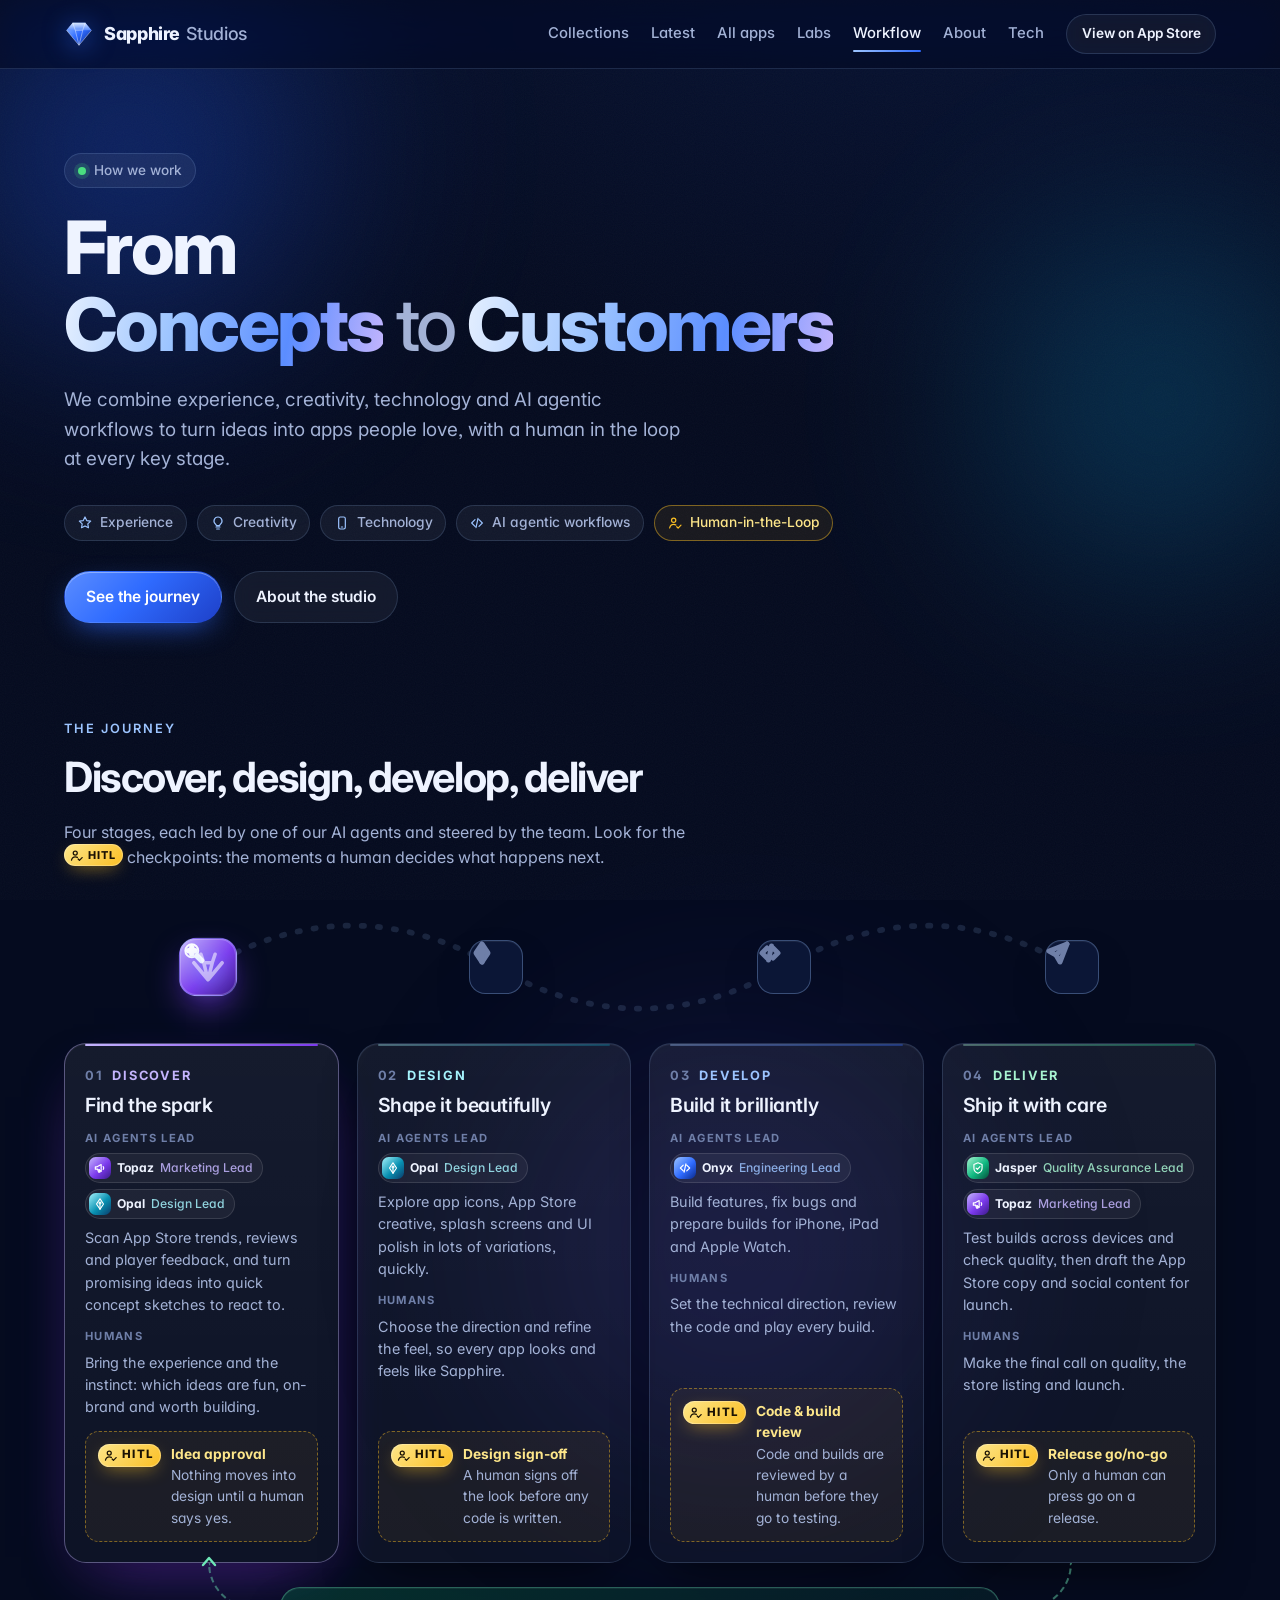
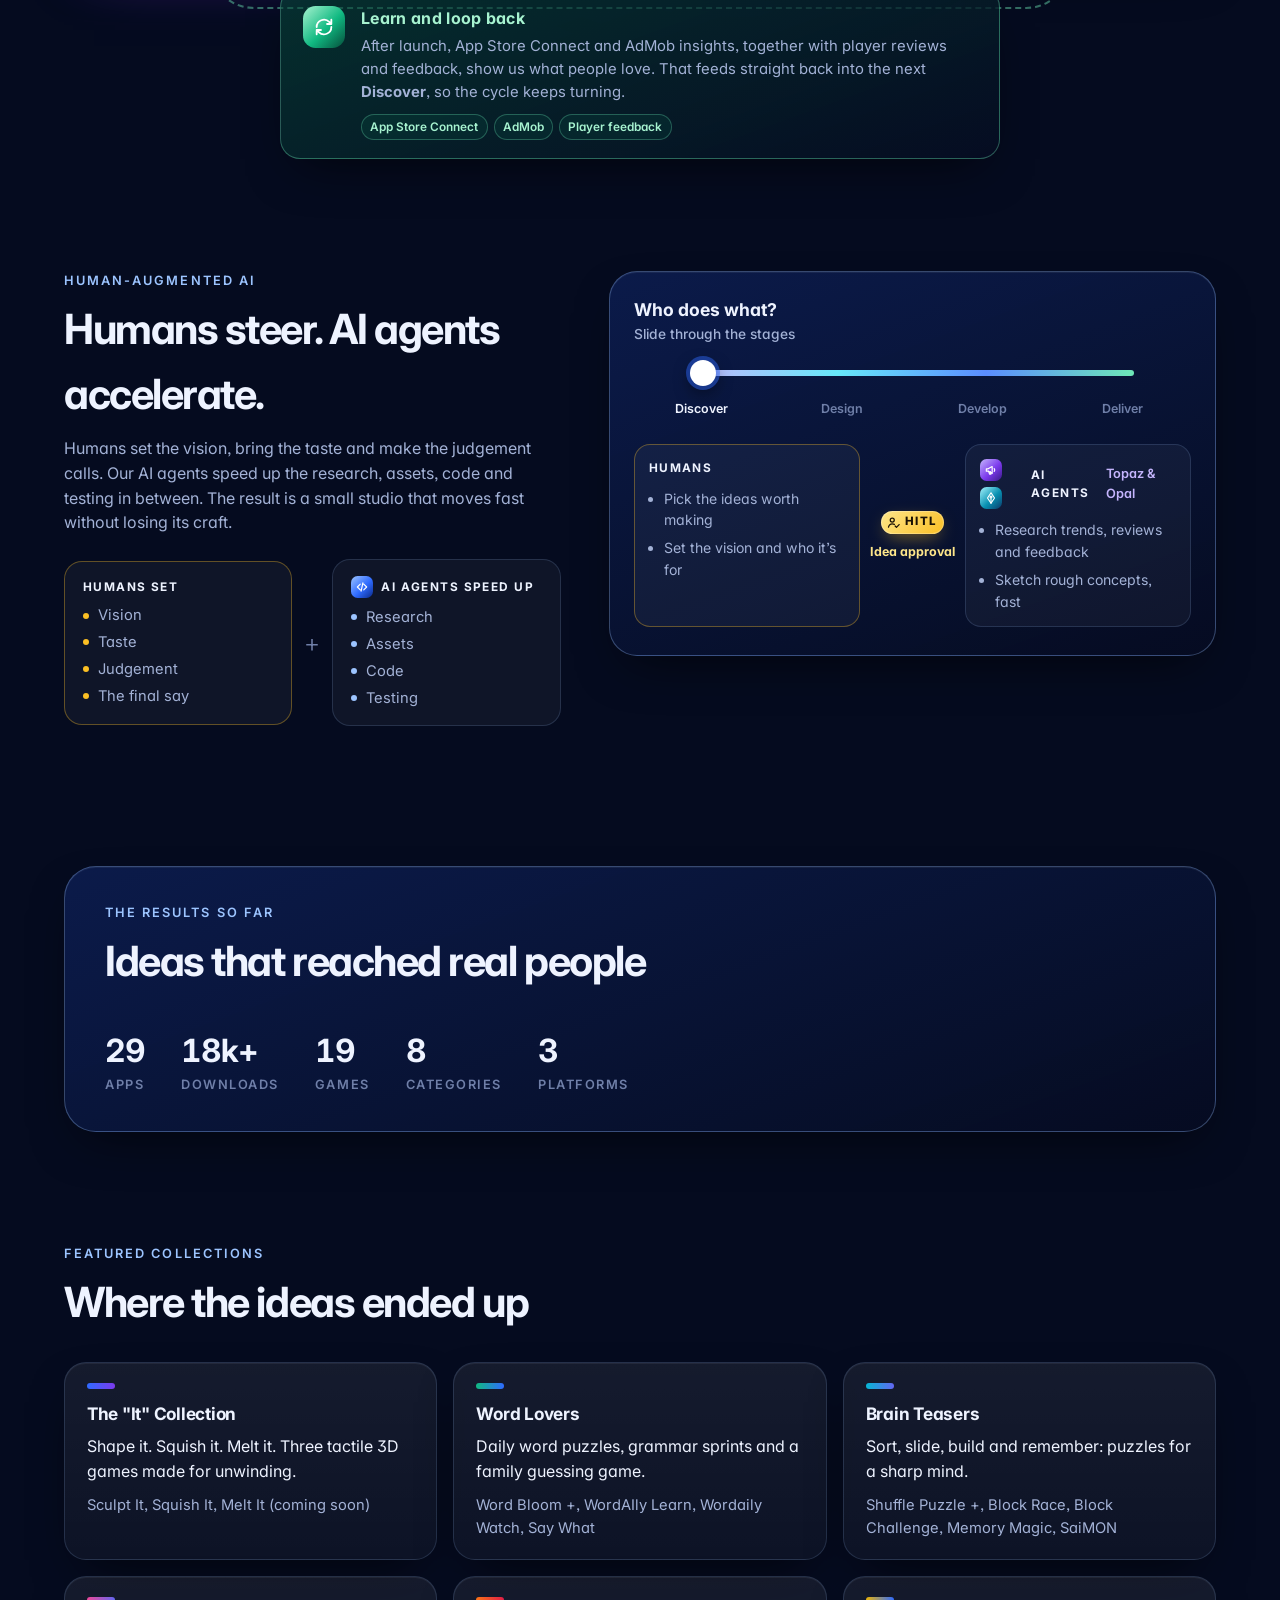
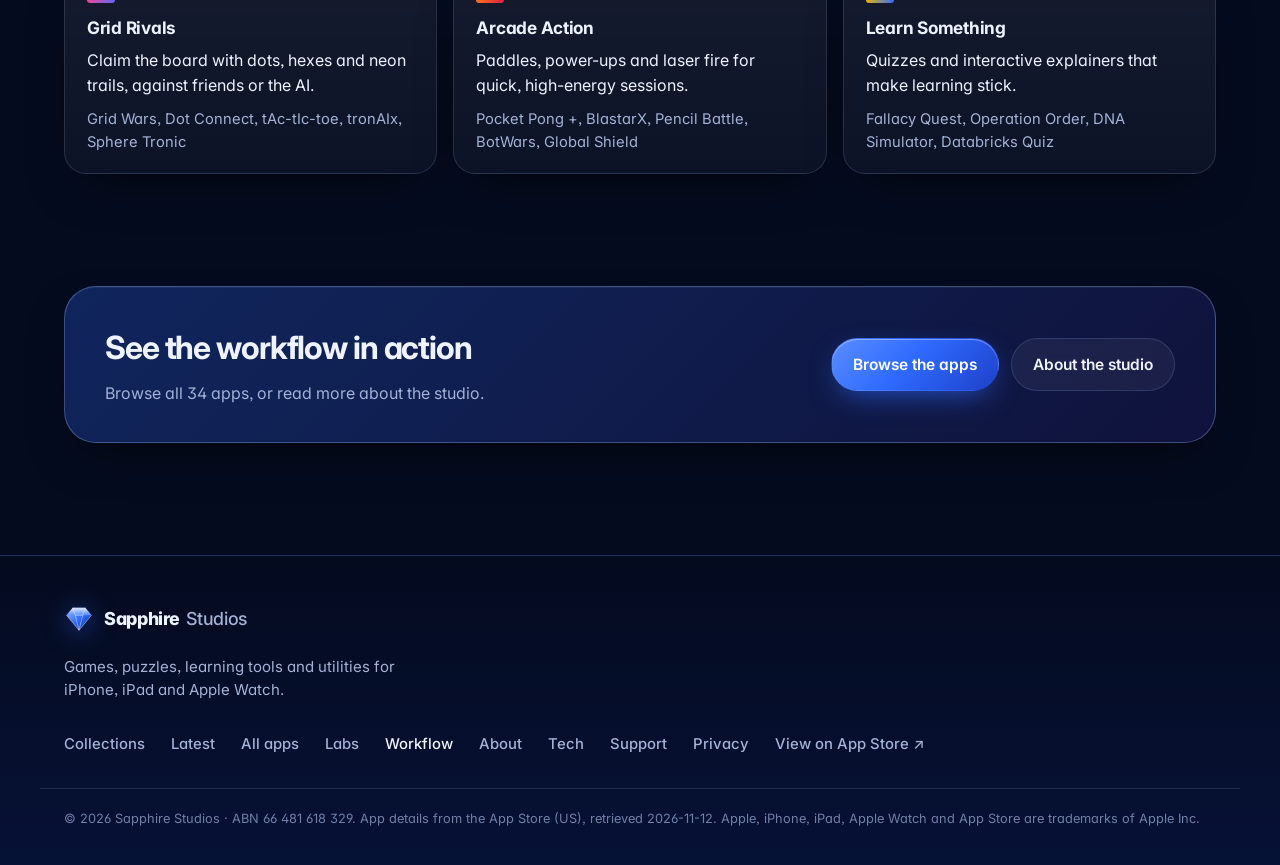
<file: workflow.html>
<!doctype html>
<html lang="en">
<head>
  <meta charset="utf-8">
  <meta name="viewport" content="width=device-width, initial-scale=1, viewport-fit=cover">
  <title>Workflow · Sapphire Studios</title>
  <meta name="description" content="How Sapphire Studios takes concepts to customers: a human-augmented AI workflow across discover, design, develop and deliver, with a human in the loop at every key stage.">
  <meta name="theme-color" content="#050b1f">
  <meta name="color-scheme" content="dark">
  <meta property="og:title" content="Workflow · Sapphire Studios">
  <meta property="og:description" content="How Sapphire Studios takes concepts to customers: a human-augmented AI workflow across discover, design, develop and deliver, with a human in the loop at every key stage.">
  <meta property="og:type" content="website">
  <link rel="icon" href="data:image/svg+xml,%3Csvg xmlns='http://www.w3.org/2000/svg' viewBox='0 0 48 48'%3E%3Cpath d='M14 6h20l10 12-20 24L4 18z' fill='%232f6bff'/%3E%3Cpath d='M14 6l-10 12h40L34 6z' fill='%239cc4ff'/%3E%3C/svg%3E">
  <link rel="preconnect" href="https://fonts.googleapis.com">
  <link rel="preconnect" href="https://fonts.gstatic.com" crossorigin>
  <link rel="stylesheet" href="https://fonts.googleapis.com/css2?family=Inter:wght@400;500;600;700;800&display=swap">
  <link rel="stylesheet" href="style.css?v=f3586ea51d">
  <script>document.documentElement.className+=' js'</script>
</head>
<body class="workflow-page">
  <a class="skip" href="#journey">Skip to the workflow</a>
  <div class="bg" aria-hidden="true"><span class="orb o1"></span><span class="orb o2"></span><span class="orb o3"></span><span class="grain"></span></div>
  <header class="nav">
    <div class="wrap nav-inner">
      <a class="brand" href="index.html" aria-label="Sapphire Studios home"><svg class="gem" viewBox="0 0 48 48" aria-hidden="true" focusable="false">
  <defs>
    <linearGradient id="g1" x1="0" y1="0" x2="1" y2="1"><stop offset="0" stop-color="#9cc4ff"/><stop offset=".5" stop-color="#2f6bff"/><stop offset="1" stop-color="#0b2a8a"/></linearGradient>
    <linearGradient id="g2" x1="0" y1="0" x2="0" y2="1"><stop offset="0" stop-color="#e6f0ff"/><stop offset="1" stop-color="#5b8dff"/></linearGradient>
  </defs>
  <path d="M14 6h20l10 12-20 24L4 18z" fill="url(#g1)"/>
  <path d="M14 6l-10 12h40L34 6z" fill="url(#g2)" opacity=".9"/>
  <path d="M14 6l4 12h12l4-12M4 18l20 24 20-24M18 18l6 24 6-24" fill="none" stroke="#fff" stroke-opacity=".55" stroke-width="1.2" stroke-linejoin="round"/>
</svg><span class="wordmark">Sapphire<span>Studios</span></span></a>
      <nav class="nav-links" aria-label="Primary">
        <a class="nav-sec" href="index.html#collections">Collections</a>
        <a class="nav-sec" href="index.html#latest">Latest</a>
        <a href="index.html#catalogue">All apps</a>
        <a class="nav-keep" href="labs.html">Labs</a>
        <a class="nav-keep" href="workflow.html" aria-current="page">Workflow</a>
        <a class="nav-keep" href="about.html">About</a>
        <a class="nav-keep" href="tech.html">Tech</a>
        <a class="btn btn-glass btn-sm" href="https://apps.apple.com/us/developer/paul-thornton/id1203471660" target="_blank" rel="noopener">View on App Store</a>
      </nav>
      <button type="button" class="menu-btn" aria-expanded="false" aria-controls="site-menu" aria-label="Open menu"><span class="bars" aria-hidden="true"><span></span><span></span><span></span></span></button>
      <nav class="menu-panel" id="site-menu" aria-label="Menu">
        <a class="menu-link" href="index.html"><span>Apps</span><svg viewBox="0 0 24 24" aria-hidden="true"><path d="M9 6l6 6-6 6"/></svg></a>
        <a class="menu-link" href="labs.html"><span>Labs</span><svg viewBox="0 0 24 24" aria-hidden="true"><path d="M9 6l6 6-6 6"/></svg></a>
        <a class="menu-link" href="workflow.html" aria-current="page"><span>Workflow</span><svg viewBox="0 0 24 24" aria-hidden="true"><path d="M9 6l6 6-6 6"/></svg></a>
        <a class="menu-link" href="about.html"><span>About</span><svg viewBox="0 0 24 24" aria-hidden="true"><path d="M9 6l6 6-6 6"/></svg></a>
        <a class="menu-link" href="tech.html"><span>Tech</span><svg viewBox="0 0 24 24" aria-hidden="true"><path d="M9 6l6 6-6 6"/></svg></a>
        <a class="btn btn-primary menu-cta" href="https://apps.apple.com/us/developer/paul-thornton/id1203471660" target="_blank" rel="noopener">View on App Store <span aria-hidden="true">↗</span></a>
      </nav>
    </div>
  </header>

  <main id="top">
    <section class="hero about-hero wf-hero">
      <div class="wrap">
        <p class="pill"><span class="dot" aria-hidden="true"></span>How we work</p>
        <h1 class="wf-title"><span class="sr-only">From concepts to customers, visions to value, and unique ideas to users</span><span class="rot" aria-hidden="true"><span class="rot-from">From</span> <span class="rot-pairs"><span class="pair is-on"><b>Concepts</b> <i>to</i> <b>Customers</b></span><span class="pair"><b>Visions</b> <i>to</i> <b>Value</b></span><span class="pair"><b>Unique Ideas</b> <i>to</i> <b>Users</b></span></span></span></h1>
        <p class="lede">We combine experience, creativity, technology and AI agentic workflows to turn ideas into apps people love, with a human in the loop at every key stage.</p>
        <ul class="ingredients" aria-label="What goes into every app"><li><svg viewBox="0 0 24 24" aria-hidden="true" focusable="false"><path d="M12 3l2.6 5.3 5.9.9-4.3 4.1 1 5.8L12 16.4 6.8 19.1l1-5.8L3.5 9.2l5.9-.9z"/></svg>Experience</li><li><svg viewBox="0 0 24 24" aria-hidden="true" focusable="false"><path d="M9 18h6M10 21h4M12 3a6 6 0 00-3.6 10.8c.6.5 1 1.2 1.1 2h5c.1-.8.5-1.5 1.1-2A6 6 0 0012 3z"/></svg>Creativity</li><li><svg viewBox="0 0 24 24" aria-hidden="true" focusable="false"><rect x="7" y="3" width="10" height="18" rx="2.5"/><path d="M11 18h2"/></svg>Technology</li><li><svg viewBox="0 0 24 24" aria-hidden="true" focusable="false"><path d="M9 7l-5 5 5 5M15 7l5 5-5 5M13.5 5l-3 14"/></svg>AI agentic workflows</li><li class="ing-hitl"><svg class="hitl-ic" viewBox="0 0 24 24" aria-hidden="true" focusable="false"><circle cx="10" cy="8" r="3.2"/><path d="M4 19.5c.7-3.4 3-5.4 6-5.4 1.3 0 2.4.3 3.4.9"/><path d="M14.6 17.6l2.1 2.1 4.3-4.4"/></svg>Human-in-the-Loop</li></ul>
        <div class="cta">
          <a class="btn btn-primary" href="#journey">See the journey</a>
          <a class="btn btn-glass" href="about.html">About the studio</a>
        </div>
      </div>
    </section>

    <section id="journey" class="section wrap" aria-labelledby="journey-h">
      <div class="section-head">
        <p class="kicker">The journey</p>
        <h2 id="journey-h">Discover, design, develop, deliver</h2>
        <p class="section-sub">Four stages, each led by one of our AI agents and steered by the team. Look for the <span class="hitl-tag inline"><svg class="hitl-ic" viewBox="0 0 24 24" aria-hidden="true" focusable="false"><circle cx="10" cy="8" r="3.2"/><path d="M4 19.5c.7-3.4 3-5.4 6-5.4 1.3 0 2.4.3 3.4.9"/><path d="M14.6 17.6l2.1 2.1 4.3-4.4"/></svg>HITL</span> checkpoints: the moments a human decides what happens next.</p>
      </div>
      <div class="pipe" data-pipe>
        <div class="pipe-track" aria-hidden="true">
          <svg viewBox="0 0 1000 120" focusable="false"><defs><linearGradient id="wf-grad" x1="0" x2="1"><stop offset="0" stop-color="#c4b5fd"/><stop offset=".35" stop-color="#67e8f9"/><stop offset=".65" stop-color="#5b8dff"/><stop offset="1" stop-color="#6ee7b7"/></linearGradient></defs>
            <path class="pipe-bg" d="M125 60 C208 12 292 12 375 60 S542 108 625 60 S792 12 875 60"/><path class="pipe-fg" d="M125 60 C208 12 292 12 375 60 S542 108 625 60 S792 12 875 60" stroke="url(#wf-grad)"/></svg>
          <span class="pipe-node mkt" style="left:12.5%"><svg viewBox="0 0 24 24" focusable="false"><circle cx="11" cy="11" r="6"/><path d="M20 20l-4.2-4.2M11 8v6M8 11h6"/></svg></span><span class="pipe-node des" style="left:37.5%"><svg viewBox="0 0 24 24" focusable="false"><path d="M12 3l6 9-6 9-6-9 6-9z"/><path d="M12 12v9M12 12a1.6 1.6 0 100-3.2 1.6 1.6 0 000 3.2z"/></svg></span><span class="pipe-node eng" style="left:62.5%"><svg viewBox="0 0 24 24" focusable="false"><path d="M9 7l-5 5 5 5M15 7l5 5-5 5M13.5 5l-3 14"/></svg></span><span class="pipe-node qa" style="left:87.5%"><svg viewBox="0 0 24 24" focusable="false"><path d="M21 3L10 14"/><path d="M21 3l-7 18-4-7-7-4 18-7z"/></svg></span>
          <span class="pipe-gem"><svg class="gem" viewBox="0 0 48 48" aria-hidden="true" focusable="false">
  <defs>
    <linearGradient id="g1" x1="0" y1="0" x2="1" y2="1"><stop offset="0" stop-color="#9cc4ff"/><stop offset=".5" stop-color="#2f6bff"/><stop offset="1" stop-color="#0b2a8a"/></linearGradient>
    <linearGradient id="g2" x1="0" y1="0" x2="0" y2="1"><stop offset="0" stop-color="#e6f0ff"/><stop offset="1" stop-color="#5b8dff"/></linearGradient>
  </defs>
  <path d="M14 6h20l10 12-20 24L4 18z" fill="url(#g1)"/>
  <path d="M14 6l-10 12h40L34 6z" fill="url(#g2)" opacity=".9"/>
  <path d="M14 6l4 12h12l4-12M4 18l20 24 20-24M18 18l6 24 6-24" fill="none" stroke="#fff" stroke-opacity=".55" stroke-width="1.2" stroke-linejoin="round"/>
</svg></span>
        </div>
        <div class="stages-wrap">
          <div class="rail" aria-hidden="true"><span class="rail-fill"></span><span class="rail-gem"><svg class="gem" viewBox="0 0 48 48" aria-hidden="true" focusable="false">
  <defs>
    <linearGradient id="g1" x1="0" y1="0" x2="1" y2="1"><stop offset="0" stop-color="#9cc4ff"/><stop offset=".5" stop-color="#2f6bff"/><stop offset="1" stop-color="#0b2a8a"/></linearGradient>
    <linearGradient id="g2" x1="0" y1="0" x2="0" y2="1"><stop offset="0" stop-color="#e6f0ff"/><stop offset="1" stop-color="#5b8dff"/></linearGradient>
  </defs>
  <path d="M14 6h20l10 12-20 24L4 18z" fill="url(#g1)"/>
  <path d="M14 6l-10 12h40L34 6z" fill="url(#g2)" opacity=".9"/>
  <path d="M14 6l4 12h12l4-12M4 18l20 24 20-24M18 18l6 24 6-24" fill="none" stroke="#fff" stroke-opacity=".55" stroke-width="1.2" stroke-linejoin="round"/>
</svg></span></div>
          <ol class="stages">
        <li class="stage rv mkt" data-stage="0" style="--d:0ms">
          <span class="stage-dot" aria-hidden="true"><svg viewBox="0 0 24 24" focusable="false"><circle cx="11" cy="11" r="6"/><path d="M20 20l-4.2-4.2M11 8v6M8 11h6"/></svg></span>
          <p class="stage-n"><span>01</span> Discover</p>
          <h3>Find the spark</h3>
          <div class="stage-row">
            <p class="stage-k">AI agents lead</p>
            <div class="wf-agents"><span class="wf-agent mkt"><span class="wf-ag" aria-hidden="true"><svg viewBox="0 0 24 24" focusable="false"><path d="M4 10v4h3l7 4V6L7 10H4z"/><path d="M17.5 9.5a4 4 0 010 5M8 14l1.5 5h2.5l-1.2-4.4"/></svg></span><span class="wf-an">Topaz</span><span class="wf-ar">Marketing Lead</span></span><span class="wf-agent des"><span class="wf-ag" aria-hidden="true"><svg viewBox="0 0 24 24" focusable="false"><path d="M12 3l6 9-6 9-6-9 6-9z"/><path d="M12 12v9M12 12a1.6 1.6 0 100-3.2 1.6 1.6 0 000 3.2z"/></svg></span><span class="wf-an">Opal</span><span class="wf-ar">Design Lead</span></span></div>
            <p>Scan App Store trends, reviews and player feedback, and turn promising ideas into quick concept sketches to react to.</p>
          </div>
          <div class="stage-row">
            <p class="stage-k">Humans</p>
            <p>Bring the experience and the instinct: which ideas are fun, on-brand and worth building.</p>
          </div>
          <p class="hitl"><span class="hitl-tag"><svg class="hitl-ic" viewBox="0 0 24 24" aria-hidden="true" focusable="false"><circle cx="10" cy="8" r="3.2"/><path d="M4 19.5c.7-3.4 3-5.4 6-5.4 1.3 0 2.4.3 3.4.9"/><path d="M14.6 17.6l2.1 2.1 4.3-4.4"/></svg>HITL</span><span><strong>Idea approval</strong> Nothing moves into design until a human says yes.</span></p>
        </li>
        <li class="stage rv des" data-stage="1" style="--d:90ms">
          <span class="stage-dot" aria-hidden="true"><svg viewBox="0 0 24 24" focusable="false"><path d="M12 3l6 9-6 9-6-9 6-9z"/><path d="M12 12v9M12 12a1.6 1.6 0 100-3.2 1.6 1.6 0 000 3.2z"/></svg></span>
          <p class="stage-n"><span>02</span> Design</p>
          <h3>Shape it beautifully</h3>
          <div class="stage-row">
            <p class="stage-k">AI agents lead</p>
            <div class="wf-agents"><span class="wf-agent des"><span class="wf-ag" aria-hidden="true"><svg viewBox="0 0 24 24" focusable="false"><path d="M12 3l6 9-6 9-6-9 6-9z"/><path d="M12 12v9M12 12a1.6 1.6 0 100-3.2 1.6 1.6 0 000 3.2z"/></svg></span><span class="wf-an">Opal</span><span class="wf-ar">Design Lead</span></span></div>
            <p>Explore app icons, App Store creative, splash screens and UI polish in lots of variations, quickly.</p>
          </div>
          <div class="stage-row">
            <p class="stage-k">Humans</p>
            <p>Choose the direction and refine the feel, so every app looks and feels like Sapphire.</p>
          </div>
          <p class="hitl"><span class="hitl-tag"><svg class="hitl-ic" viewBox="0 0 24 24" aria-hidden="true" focusable="false"><circle cx="10" cy="8" r="3.2"/><path d="M4 19.5c.7-3.4 3-5.4 6-5.4 1.3 0 2.4.3 3.4.9"/><path d="M14.6 17.6l2.1 2.1 4.3-4.4"/></svg>HITL</span><span><strong>Design sign-off</strong> A human signs off the look before any code is written.</span></p>
        </li>
        <li class="stage rv eng" data-stage="2" style="--d:180ms">
          <span class="stage-dot" aria-hidden="true"><svg viewBox="0 0 24 24" focusable="false"><path d="M9 7l-5 5 5 5M15 7l5 5-5 5M13.5 5l-3 14"/></svg></span>
          <p class="stage-n"><span>03</span> Develop</p>
          <h3>Build it brilliantly</h3>
          <div class="stage-row">
            <p class="stage-k">AI agents lead</p>
            <div class="wf-agents"><span class="wf-agent eng"><span class="wf-ag" aria-hidden="true"><svg viewBox="0 0 24 24" focusable="false"><path d="M9 7l-5 5 5 5M15 7l5 5-5 5M13.5 5l-3 14"/></svg></span><span class="wf-an">Onyx</span><span class="wf-ar">Engineering Lead</span></span></div>
            <p>Build features, fix bugs and prepare builds for iPhone, iPad and Apple Watch.</p>
          </div>
          <div class="stage-row">
            <p class="stage-k">Humans</p>
            <p>Set the technical direction, review the code and play every build.</p>
          </div>
          <p class="hitl"><span class="hitl-tag"><svg class="hitl-ic" viewBox="0 0 24 24" aria-hidden="true" focusable="false"><circle cx="10" cy="8" r="3.2"/><path d="M4 19.5c.7-3.4 3-5.4 6-5.4 1.3 0 2.4.3 3.4.9"/><path d="M14.6 17.6l2.1 2.1 4.3-4.4"/></svg>HITL</span><span><strong>Code &amp; build review</strong> Code and builds are reviewed by a human before they go to testing.</span></p>
        </li>
        <li class="stage rv qa" data-stage="3" style="--d:270ms">
          <span class="stage-dot" aria-hidden="true"><svg viewBox="0 0 24 24" focusable="false"><path d="M21 3L10 14"/><path d="M21 3l-7 18-4-7-7-4 18-7z"/></svg></span>
          <p class="stage-n"><span>04</span> Deliver</p>
          <h3>Ship it with care</h3>
          <div class="stage-row">
            <p class="stage-k">AI agents lead</p>
            <div class="wf-agents"><span class="wf-agent qa"><span class="wf-ag" aria-hidden="true"><svg viewBox="0 0 24 24" focusable="false"><path d="M12 3l7 3v6c0 4.2-2.9 7.6-7 9-4.1-1.4-7-4.8-7-9V6l7-3z"/><path d="M8.8 12.2l2.2 2.2 4.4-4.6"/></svg></span><span class="wf-an">Jasper</span><span class="wf-ar">Quality Assurance Lead</span></span><span class="wf-agent mkt"><span class="wf-ag" aria-hidden="true"><svg viewBox="0 0 24 24" focusable="false"><path d="M4 10v4h3l7 4V6L7 10H4z"/><path d="M17.5 9.5a4 4 0 010 5M8 14l1.5 5h2.5l-1.2-4.4"/></svg></span><span class="wf-an">Topaz</span><span class="wf-ar">Marketing Lead</span></span></div>
            <p>Test builds across devices and check quality, then draft the App Store copy and social content for launch.</p>
          </div>
          <div class="stage-row">
            <p class="stage-k">Humans</p>
            <p>Make the final call on quality, the store listing and launch.</p>
          </div>
          <p class="hitl"><span class="hitl-tag"><svg class="hitl-ic" viewBox="0 0 24 24" aria-hidden="true" focusable="false"><circle cx="10" cy="8" r="3.2"/><path d="M4 19.5c.7-3.4 3-5.4 6-5.4 1.3 0 2.4.3 3.4.9"/><path d="M14.6 17.6l2.1 2.1 4.3-4.4"/></svg>HITL</span><span><strong>Release go/no-go</strong> Only a human can press go on a release.</span></p>
        </li>
          </ol>
        </div>
        <div class="loop rv" role="note" aria-label="Feedback loop">
          <div class="loop-u" aria-hidden="true"><svg class="loop-arrow" viewBox="0 0 16 12" focusable="false"><path d="M2 10L8 3l6 7"/></svg></div>
          <div class="loop-card">
            <span class="loop-ic"><svg viewBox="0 0 24 24" aria-hidden="true" focusable="false"><path d="M4 12a8 8 0 0113.7-5.6L20 8.7M20 4v4.7h-4.7M20 12a8 8 0 01-13.7 5.6L4 15.3M4 20v-4.7h4.7"/></svg></span>
            <div>
              <p class="loop-k">Learn and loop back</p>
              <p>After launch, App Store Connect and AdMob insights, together with player reviews and feedback, show us what people love. That feeds straight back into the next <strong>Discover</strong>, so the cycle keeps turning.</p>
              <ul class="loop-src"><li>App Store Connect</li><li>AdMob</li><li>Player feedback</li></ul>
            </div>
          </div>
        </div>
      </div>
    </section>

    <section id="augmented" class="section wrap" aria-labelledby="aug-h">
      <div class="about-split aug">
        <div class="section-head rv">
          <p class="kicker">Human-augmented AI</p>
          <h2 id="aug-h">Humans steer. AI agents accelerate.</h2>
          <p class="section-sub">Humans set the vision, bring the taste and make the judgement calls. Our AI agents speed up the research, assets, code and testing in between. The result is a small studio that moves fast without losing its craft.</p>
          <div class="aug-pair">
            <div class="aug-card human"><p class="side-k">Humans set</p><ul><li>Vision</li><li>Taste</li><li>Judgement</li><li>The final say</li></ul></div>
            <span class="aug-plus" aria-hidden="true">+</span>
            <div class="aug-card ai"><p class="side-k"><span class="wf-agents"><span class="wf-ag eng" aria-hidden="true"><svg viewBox="0 0 24 24" focusable="false"><path d="M9 7l-5 5 5 5M15 7l5 5-5 5M13.5 5l-3 14"/></svg></span></span>AI agents speed up</p><ul><li>Research</li><li>Assets</li><li>Code</li><li>Testing</li></ul></div>
          </div>
        </div>
        <div class="mix rv" data-mix>
          <p class="mix-title" id="mix-title">Who does what? <span>Slide through the stages</span></p>
          <input class="mix-range" type="range" min="0" max="3" step="1" value="0" aria-labelledby="mix-title" aria-valuetext="Discover">
          <div class="mix-tabs" role="tablist" aria-label="Stages"><button type="button" role="tab" id="mix-tab-discover" aria-controls="mix-discover" aria-selected="true" tabindex="0" data-i="0">Discover</button><button type="button" role="tab" id="mix-tab-design" aria-controls="mix-design" aria-selected="false" tabindex="-1" data-i="1">Design</button><button type="button" role="tab" id="mix-tab-develop" aria-controls="mix-develop" aria-selected="false" tabindex="-1" data-i="2">Develop</button><button type="button" role="tab" id="mix-tab-deliver" aria-controls="mix-deliver" aria-selected="false" tabindex="-1" data-i="3">Deliver</button></div>
          <div class="mix-panel mkt" data-i="0" id="mix-discover" role="tabpanel" aria-labelledby="mix-tab-discover">
            <p class="mix-h">01 Discover</p>
            <div class="mix-grid">
              <div class="side human"><p class="side-k">Humans</p><ul><li>Pick the ideas worth making</li><li>Set the vision and who it&rsquo;s for</li></ul></div>
              <div class="gate" aria-label="Human-in-the-loop checkpoint: Idea approval"><span class="hitl-tag"><svg class="hitl-ic" viewBox="0 0 24 24" aria-hidden="true" focusable="false"><circle cx="10" cy="8" r="3.2"/><path d="M4 19.5c.7-3.4 3-5.4 6-5.4 1.3 0 2.4.3 3.4.9"/><path d="M14.6 17.6l2.1 2.1 4.3-4.4"/></svg>HITL</span><strong>Idea approval</strong></div>
              <div class="side ai"><p class="side-k"><span class="wf-agents"><span class="wf-ag mkt" aria-hidden="true"><svg viewBox="0 0 24 24" focusable="false"><path d="M4 10v4h3l7 4V6L7 10H4z"/><path d="M17.5 9.5a4 4 0 010 5M8 14l1.5 5h2.5l-1.2-4.4"/></svg></span><span class="wf-ag des" aria-hidden="true"><svg viewBox="0 0 24 24" focusable="false"><path d="M12 3l6 9-6 9-6-9 6-9z"/><path d="M12 12v9M12 12a1.6 1.6 0 100-3.2 1.6 1.6 0 000 3.2z"/></svg></span></span>AI agents<span class="side-names"><span class="sr-only">: </span>Topaz &amp; Opal</span></p><ul><li>Research trends, reviews and feedback</li><li>Sketch rough concepts, fast</li></ul></div>
            </div>
          </div>
          <div class="mix-panel des" data-i="1" id="mix-design" role="tabpanel" aria-labelledby="mix-tab-design">
            <p class="mix-h">02 Design</p>
            <div class="mix-grid">
              <div class="side human"><p class="side-k">Humans</p><ul><li>Choose the direction and set the taste</li><li>Refine the details that make it feel right</li></ul></div>
              <div class="gate" aria-label="Human-in-the-loop checkpoint: Design sign-off"><span class="hitl-tag"><svg class="hitl-ic" viewBox="0 0 24 24" aria-hidden="true" focusable="false"><circle cx="10" cy="8" r="3.2"/><path d="M4 19.5c.7-3.4 3-5.4 6-5.4 1.3 0 2.4.3 3.4.9"/><path d="M14.6 17.6l2.1 2.1 4.3-4.4"/></svg>HITL</span><strong>Design sign-off</strong></div>
              <div class="side ai"><p class="side-k"><span class="wf-agents"><span class="wf-ag des" aria-hidden="true"><svg viewBox="0 0 24 24" focusable="false"><path d="M12 3l6 9-6 9-6-9 6-9z"/><path d="M12 12v9M12 12a1.6 1.6 0 100-3.2 1.6 1.6 0 000 3.2z"/></svg></span></span>AI agents<span class="side-names"><span class="sr-only">: </span>Opal</span></p><ul><li>Draft icons, creative and screens</li><li>Try lots of variations quickly</li></ul></div>
            </div>
          </div>
          <div class="mix-panel eng" data-i="2" id="mix-develop" role="tabpanel" aria-labelledby="mix-tab-develop">
            <p class="mix-h">03 Develop</p>
            <div class="mix-grid">
              <div class="side human"><p class="side-k">Humans</p><ul><li>Set the technical direction</li><li>Review the code and play every build</li></ul></div>
              <div class="gate" aria-label="Human-in-the-loop checkpoint: Code &amp; build review"><span class="hitl-tag"><svg class="hitl-ic" viewBox="0 0 24 24" aria-hidden="true" focusable="false"><circle cx="10" cy="8" r="3.2"/><path d="M4 19.5c.7-3.4 3-5.4 6-5.4 1.3 0 2.4.3 3.4.9"/><path d="M14.6 17.6l2.1 2.1 4.3-4.4"/></svg>HITL</span><strong>Code &amp; build review</strong></div>
              <div class="side ai"><p class="side-k"><span class="wf-agents"><span class="wf-ag eng" aria-hidden="true"><svg viewBox="0 0 24 24" focusable="false"><path d="M9 7l-5 5 5 5M15 7l5 5-5 5M13.5 5l-3 14"/></svg></span></span>AI agents<span class="side-names"><span class="sr-only">: </span>Onyx</span></p><ul><li>Build features and fix bugs</li><li>Prepare builds for testing</li></ul></div>
            </div>
          </div>
          <div class="mix-panel qa" data-i="3" id="mix-deliver" role="tabpanel" aria-labelledby="mix-tab-deliver">
            <p class="mix-h">04 Deliver</p>
            <div class="mix-grid">
              <div class="side human"><p class="side-k">Humans</p><ul><li>Make the release go/no-go call</li><li>Approve the store listing and launch posts</li></ul></div>
              <div class="gate" aria-label="Human-in-the-loop checkpoint: Release go/no-go"><span class="hitl-tag"><svg class="hitl-ic" viewBox="0 0 24 24" aria-hidden="true" focusable="false"><circle cx="10" cy="8" r="3.2"/><path d="M4 19.5c.7-3.4 3-5.4 6-5.4 1.3 0 2.4.3 3.4.9"/><path d="M14.6 17.6l2.1 2.1 4.3-4.4"/></svg>HITL</span><strong>Release go/no-go</strong></div>
              <div class="side ai"><p class="side-k"><span class="wf-agents"><span class="wf-ag qa" aria-hidden="true"><svg viewBox="0 0 24 24" focusable="false"><path d="M12 3l7 3v6c0 4.2-2.9 7.6-7 9-4.1-1.4-7-4.8-7-9V6l7-3z"/><path d="M8.8 12.2l2.2 2.2 4.4-4.6"/></svg></span><span class="wf-ag mkt" aria-hidden="true"><svg viewBox="0 0 24 24" focusable="false"><path d="M4 10v4h3l7 4V6L7 10H4z"/><path d="M17.5 9.5a4 4 0 010 5M8 14l1.5 5h2.5l-1.2-4.4"/></svg></span></span>AI agents<span class="side-names"><span class="sr-only">: </span>Jasper &amp; Topaz</span></p><ul><li>Test builds across devices</li><li>Draft App Store copy and social posts</li></ul></div>
            </div>
          </div>
        </div>
      </div>
    </section>

    <section class="section wrap" aria-labelledby="proof-h">
      <div class="numbers rv">
        <div class="section-head">
          <p class="kicker">The results so far</p>
          <h2 id="proof-h">Ideas that reached real people</h2>
        </div>
        <dl class="stats about-stats wf-stats">
          <div><dt>Apps</dt><dd><span class="count-up" aria-hidden="true">34</span><span class="sr-only">34</span></dd></div>
          <div><dt>Downloads</dt><dd><span class="count-up" aria-hidden="true">21k+</span><span class="sr-only">21k+</span></dd></div>
          <div><dt>Games</dt><dd><span class="count-up" aria-hidden="true">22</span><span class="sr-only">22</span></dd></div>
          <div><dt>Categories</dt><dd><span class="count-up" aria-hidden="true">10</span><span class="sr-only">10</span></dd></div>
          <div><dt>Platforms</dt><dd><span class="count-up" aria-hidden="true">3</span><span class="sr-only">3</span></dd></div>
        </dl>
      </div>
    </section>

    <section class="section wrap" aria-labelledby="cols-h">
      <div class="section-head">
        <p class="kicker">Featured collections</p>
        <h2 id="cols-h">Where the ideas ended up</h2>
      </div>
      <ul class="col-list">
            <li style="--a1:#2f6bff;--a2:#7c3aed"><span class="col-dot" aria-hidden="true"></span><strong>The &quot;It&quot; Collection</strong><span>Shape it. Squish it. Melt it. Three tactile 3D games made for unwinding.</span><span class="col-apps">Sculpt It, Squish It, Melt It (coming soon)</span></li>
            <li style="--a1:#10b981;--a2:#2f6bff"><span class="col-dot" aria-hidden="true"></span><strong>Word Lovers</strong><span>Daily word puzzles, grammar sprints and a family guessing game.</span><span class="col-apps">Word Bloom +, WordAIly Learn, Wordaily Watch, Say What</span></li>
            <li style="--a1:#06b6d4;--a2:#6366f1"><span class="col-dot" aria-hidden="true"></span><strong>Brain Teasers</strong><span>Sort, slide, build and remember: puzzles for a sharp mind.</span><span class="col-apps">Shuffle Puzzle +, Block Race, Block Challenge, Memory Magic, SaiMON</span></li>
            <li style="--a1:#ec4899;--a2:#6366f1"><span class="col-dot" aria-hidden="true"></span><strong>Grid Rivals</strong><span>Claim the board with dots, hexes and neon trails, against friends or the AI.</span><span class="col-apps">Grid Wars, Dot Connect, tAc-tIc-toe, tronAIx, Sphere Tronic</span></li>
            <li style="--a1:#f97316;--a2:#e11d48"><span class="col-dot" aria-hidden="true"></span><strong>Arcade Action</strong><span>Paddles, power-ups and laser fire for quick, high-energy sessions.</span><span class="col-apps">Pocket Pong +, BlastarX, Pencil Battle, BotWars, Global Shield</span></li>
            <li style="--a1:#eab308;--a2:#2f6bff"><span class="col-dot" aria-hidden="true"></span><strong>Learn Something</strong><span>Quizzes and interactive explainers that make learning stick.</span><span class="col-apps">Fallacy Quest, Operation Order, DNA Simulator, Databricks Quiz</span></li>
      </ul>
    </section>

    <section class="section wrap">
      <div class="cta-band">
        <div>
          <h2>See the workflow in action</h2>
          <p>Browse all 34 apps, or read more about the studio.</p>
        </div>
        <div class="cta">
          <a class="btn btn-primary" href="index.html#catalogue">Browse the apps</a>
          <a class="btn btn-glass" href="about.html">About the studio</a>
        </div>
      </div>
    </section>
  </main>

  <footer class="footer">
    <div class="wrap footer-inner">
      <div class="footer-brand">
        <a class="brand" href="index.html" aria-label="Sapphire Studios home"><svg class="gem" viewBox="0 0 48 48" aria-hidden="true" focusable="false">
  <defs>
    <linearGradient id="g1" x1="0" y1="0" x2="1" y2="1"><stop offset="0" stop-color="#9cc4ff"/><stop offset=".5" stop-color="#2f6bff"/><stop offset="1" stop-color="#0b2a8a"/></linearGradient>
    <linearGradient id="g2" x1="0" y1="0" x2="0" y2="1"><stop offset="0" stop-color="#e6f0ff"/><stop offset="1" stop-color="#5b8dff"/></linearGradient>
  </defs>
  <path d="M14 6h20l10 12-20 24L4 18z" fill="url(#g1)"/>
  <path d="M14 6l-10 12h40L34 6z" fill="url(#g2)" opacity=".9"/>
  <path d="M14 6l4 12h12l4-12M4 18l20 24 20-24M18 18l6 24 6-24" fill="none" stroke="#fff" stroke-opacity=".55" stroke-width="1.2" stroke-linejoin="round"/>
</svg><span class="wordmark">Sapphire<span>Studios</span></span></a>
        <p>Games, puzzles, learning tools and utilities for iPhone, iPad and Apple Watch.</p>
      </div>
      <nav class="footer-links" aria-label="Footer">
        <a href="index.html#collections">Collections</a>
        <a href="index.html#latest">Latest</a>
        <a href="index.html#catalogue">All apps</a>
        <a href="labs.html">Labs</a>
        <a href="workflow.html" aria-current="page">Workflow</a>
        <a href="about.html">About</a>
        <a href="tech.html">Tech</a>
        <a href="support.html">Support</a>
        <a href="privacy.html">Privacy</a>
        <a href="https://apps.apple.com/us/developer/paul-thornton/id1203471660" target="_blank" rel="noopener">View on App Store ↗</a>
      </nav>
    </div>
    <div class="wrap legal">
      <p>© 2026 Sapphire Studios <span class="abn">· ABN 66 481 618 329</span>. App details from the App Store (US), retrieved 2026-11-12. Apple, iPhone, iPad, Apple Watch and App Store are trademarks of Apple Inc.</p>
    </div>
  </footer>
  <script src="app.js?v=12d60978f9"></script>
</body>
</html>
</file>
<file: style.css>
/* Sapphire Studios: deliberate dark sapphire theme */
:root{color-scheme:dark}
:root{
  --bg:#050b1f; --bg-2:#081436; --ink:#eef3ff; --muted:#a3b2d6; --faint:#6f7fa8;
  --sapphire:#2f6bff; --sapphire-2:#5b8dff; --ice:#9cc4ff; --deep:#0b2a8a;
  --glass:rgba(255,255,255,.055); --glass-2:rgba(255,255,255,.09); --stroke:rgba(156,196,255,.16); --stroke-2:rgba(156,196,255,.32);
  --shadow:0 1px 0 rgba(255,255,255,.06) inset,0 20px 50px -20px rgba(0,0,0,.7);
  --shadow-hover:0 1px 0 rgba(255,255,255,.1) inset,0 30px 70px -24px rgba(20,60,200,.55);
  --icon-shadow:0 10px 24px -8px rgba(0,0,0,.65),0 0 0 1px rgba(255,255,255,.08);
  --radius:22px; --ease:cubic-bezier(.2,.8,.2,1);
  --font:"Inter",-apple-system,BlinkMacSystemFont,"SF Pro Display","Segoe UI",Roboto,Helvetica,Arial,sans-serif;
}

*{box-sizing:border-box}
html{scroll-behavior:smooth;-webkit-text-size-adjust:100%;scroll-padding-top:84px}
body{margin:0;font-family:var(--font);font-feature-settings:"cv11","ss01","ss03";background:var(--bg);color:var(--ink);line-height:1.55;-webkit-font-smoothing:antialiased;overflow-x:hidden}
img{display:block;max-width:100%}
a{color:inherit}
.wrap{max-width:1200px;margin:0 auto;padding:0 24px}
.sr-only{position:absolute;width:1px;height:1px;overflow:hidden;clip:rect(0 0 0 0);white-space:nowrap}
.skip{position:absolute;left:16px;top:-60px;z-index:100;background:var(--sapphire);color:#fff;padding:10px 16px;border-radius:10px;text-decoration:none;font-weight:600}
.skip:focus{top:16px}
:focus-visible{outline:2px solid var(--ice);outline-offset:3px;border-radius:10px}

/* Ambient background */
.bg{position:fixed;inset:0;z-index:-1;pointer-events:none;background:radial-gradient(1200px 700px at 70% -10%,var(--bg-2),transparent 70%),var(--bg)}
.orb{position:absolute;border-radius:50%;filter:blur(90px);opacity:.55}
.o1{width:620px;height:620px;left:-180px;top:-160px;background:radial-gradient(circle,#1d4ed8,transparent 65%)}
.o2{width:560px;height:560px;right:-160px;top:120px;background:radial-gradient(circle,#0ea5e9,transparent 65%);opacity:.32}
.o3{width:700px;height:700px;left:30%;top:900px;background:radial-gradient(circle,#3730a3,transparent 65%);opacity:.3}

.grain{position:absolute;inset:0;opacity:.035;background-image:url("data:image/svg+xml,%3Csvg xmlns='http://www.w3.org/2000/svg' width='160' height='160'%3E%3Cfilter id='n'%3E%3CfeTurbulence type='fractalNoise' baseFrequency='.9' numOctaves='2'/%3E%3C/filter%3E%3Crect width='100%25' height='100%25' filter='url(%23n)'/%3E%3C/svg%3E")}

/* Nav */
.nav{position:sticky;top:0;z-index:50;backdrop-filter:saturate(160%) blur(18px);-webkit-backdrop-filter:saturate(160%) blur(18px);background:rgba(5,11,31,.62);background:color-mix(in srgb,var(--bg) 62%,transparent);border-bottom:1px solid var(--stroke)}
.nav-inner{display:flex;align-items:center;justify-content:space-between;height:68px}
.brand{display:inline-flex;align-items:center;gap:10px;text-decoration:none}
.gem{width:30px;height:30px;filter:drop-shadow(0 4px 12px rgba(47,107,255,.55))}
.wordmark{font-weight:800;letter-spacing:-.02em;font-size:1.12rem}
.wordmark span{font-weight:500;color:var(--muted);margin-left:.3em}
.nav .nav-links{display:flex;align-items:center;gap:22px}
.nav .nav-links a:not(.btn){text-decoration:none;color:var(--muted);font-weight:500;font-size:.93rem;transition:color .2s}
.nav .nav-links a:not(.btn):hover{color:var(--ink)}

/* Buttons */
.btn{display:inline-flex;align-items:center;gap:.45em;text-decoration:none;font-weight:600;font-size:.97rem;padding:.85em 1.35em;border-radius:999px;border:1px solid transparent;transition:transform .25s var(--ease),box-shadow .25s var(--ease),background .25s,border-color .25s;white-space:nowrap}
.btn-sm{font-size:.85rem;padding:.6em 1.05em}
.btn-primary{color:#fff;background:linear-gradient(135deg,#5b8dff 0%,#2f6bff 45%,#1e40c8 100%);box-shadow:0 1px 0 rgba(255,255,255,.35) inset,0 10px 30px -10px rgba(47,107,255,.8)}
.btn-primary:hover{transform:translateY(-2px);box-shadow:0 1px 0 rgba(255,255,255,.4) inset,0 16px 40px -12px rgba(47,107,255,.95)}
.btn-glass{color:var(--ink);background:var(--glass);border-color:var(--stroke);backdrop-filter:blur(10px);-webkit-backdrop-filter:blur(10px)}
.btn-glass:hover{background:var(--glass-2);border-color:var(--stroke-2);transform:translateY(-2px)}
.btn:active{transform:translateY(0) scale(.98)}

/* Hero */
.hero{padding:92px 0 72px}
.hero-grid{display:grid;grid-template-columns:1.1fr .9fr;gap:48px;align-items:center}
.pill{display:inline-flex;align-items:center;gap:.6em;margin:0 0 22px;padding:.45em .95em;border-radius:999px;background:var(--glass);border:1px solid var(--stroke);color:var(--muted);font-size:.85rem;font-weight:500}
.dot{width:8px;height:8px;border-radius:50%;background:#4ade80;box-shadow:0 0 0 4px rgba(74,222,128,.18)}
h1{margin:0;font-size:clamp(2.6rem,5.6vw,4.6rem);line-height:1.02;letter-spacing:-.045em;font-weight:800}
.shine{background:linear-gradient(100deg,#9cc4ff 0%,#5b8dff 35%,#c7dbff 55%,#2f6bff 80%);-webkit-background-clip:text;background-clip:text;color:transparent;background-size:200% auto;animation:shine 9s linear infinite}

@keyframes shine{to{background-position:200% center}}
.lede{margin:22px 0 32px;max-width:540px;color:var(--muted);font-size:1.18rem}
.cta{display:flex;flex-wrap:wrap;gap:12px}
.stats{display:flex;gap:36px;margin:44px 0 0;padding:0}
.stats div{display:flex;flex-direction:column-reverse}
.stats dt{color:var(--faint);font-size:.8rem;text-transform:uppercase;letter-spacing:.12em;font-weight:600}
.stats dd{margin:0;font-size:2rem;font-weight:700;letter-spacing:-.03em;font-variant-numeric:tabular-nums;-webkit-font-feature-settings:"tnum";font-feature-settings:"tnum";white-space:nowrap}
.count-up{display:inline-block}
/* Owner-supplied download milestones */
.dl-badge{display:inline-flex;align-items:center;gap:.35em;color:#a7f3d0;background:rgba(16,185,129,.12);border:1px solid rgba(52,211,153,.32);padding:.15em .62em .15em .5em;border-radius:999px;font-weight:600;white-space:nowrap;font-variant-numeric:tabular-nums}
.dl-badge svg{width:1.05em;height:1.05em;fill:none;stroke:currentColor;stroke-width:2.4;stroke-linecap:round;stroke-linejoin:round}

.collage{position:relative;height:460px;perspective:1200px}
.halo{position:absolute;inset:12% 10%;border-radius:50%;background:radial-gradient(circle,rgba(47,107,255,.55),transparent 65%);filter:blur(40px)}
.tile{position:absolute;width:112px;height:112px;border-radius:26px;box-shadow:0 24px 50px -16px rgba(0,0,0,.7),0 0 0 1px rgba(255,255,255,.1);animation:float 8s ease-in-out infinite}
.t0{left:38%;top:34%;width:140px;height:140px;border-radius:32px;z-index:3;animation-delay:-1s}
.t1{left:8%;top:10%;transform:rotate(-10deg);animation-delay:-2s}
.t2{left:66%;top:6%;transform:rotate(8deg);animation-delay:-3s}
.t3{left:2%;top:52%;width:96px;height:96px;transform:rotate(6deg);animation-delay:-4s}
.t4{left:72%;top:46%;transform:rotate(-6deg);animation-delay:-5s}
.t5{left:22%;top:76%;width:92px;height:92px;transform:rotate(-4deg);animation-delay:-6s}
.t6{left:58%;top:78%;width:88px;height:88px;transform:rotate(10deg);animation-delay:-7s}
.t7{left:38%;top:0%;width:84px;height:84px;transform:rotate(4deg);opacity:.85;animation-delay:-1.5s}
.t8{left:88%;top:26%;width:72px;height:72px;transform:rotate(-12deg);opacity:.7;animation-delay:-2.5s}
@keyframes float{0%,100%{translate:0 0}50%{translate:0 -12px}}
/* Floating icons are links to each app's card in Every app */
.tile{display:block;overflow:hidden;cursor:pointer;-webkit-tap-highlight-color:transparent;transition:scale .3s var(--ease),box-shadow .3s var(--ease),opacity .3s}
a.tile img{display:block;width:100%;height:100%;border-radius:inherit;object-fit:cover;pointer-events:none}
a.tile:hover,a.tile:focus-visible{scale:1.08;opacity:1;z-index:4;box-shadow:0 28px 60px -16px rgba(0,0,0,.75),0 0 0 2px var(--sapphire-2),0 0 28px rgba(91,141,255,.55)}
a.tile:focus-visible{outline:2px solid var(--ice);outline-offset:4px}
a.tile:active{scale:.97}
/* Draggable floating icons */
.tile{touch-action:none;-webkit-user-select:none;user-select:none;-webkit-user-drag:none;-webkit-touch-callout:none}
.tile img{-webkit-user-drag:none;-webkit-user-select:none;user-select:none;-webkit-touch-callout:none}
a.tile.is-live{animation:none;scale:none;transition:box-shadow .25s var(--ease),opacity .25s;will-change:transform;z-index:6}
a.tile.is-grabbed{cursor:grabbing;opacity:1;z-index:12;box-shadow:0 40px 70px -18px rgba(0,0,0,.8),0 0 0 2px var(--sapphire-2),0 0 42px rgba(91,141,255,.7)}
.card{scroll-margin-top:var(--jump-offset,240px)}
.card:focus{outline:none}
.card.flash{animation:flash 1.8s var(--ease) both;border-color:var(--sapphire-2)}
@keyframes flash{0%{box-shadow:0 0 0 0 rgba(91,141,255,0),0 0 0 rgba(47,107,255,0)}15%{box-shadow:0 0 0 3px rgba(91,141,255,.95),0 0 36px rgba(47,107,255,.6)}60%{box-shadow:0 0 0 3px rgba(91,141,255,.8),0 0 28px rgba(47,107,255,.45)}100%{box-shadow:0 0 0 3px rgba(91,141,255,0),0 0 0 rgba(47,107,255,0)}}

/* Sections */
.section{padding:56px 24px}
.section-head{margin-bottom:28px}
.kicker{margin:0 0 6px;color:var(--ice);font-size:.8rem;font-weight:600;letter-spacing:.16em;text-transform:uppercase}
h2{margin:0;font-size:clamp(1.8rem,3.4vw,2.6rem);letter-spacing:-.035em;font-weight:750;font-weight:700}

/* Glass surfaces */
/* Only large, few surfaces get backdrop-filter: dozens of blurred layers over the fixed background overwhelm Safari/WebKit */
.feature,.card,.toolbar{background:linear-gradient(180deg,rgba(255,255,255,.065),rgba(255,255,255,.035));border:1px solid var(--stroke);box-shadow:var(--shadow)}
.toolbar{background:rgba(12,22,52,.72);-webkit-backdrop-filter:blur(16px) saturate(140%);backdrop-filter:blur(16px) saturate(140%)}

/* Featured */
.features{display:grid;grid-template-columns:repeat(3,1fr);gap:22px}
.feature{position:relative;overflow:hidden;border-radius:28px;padding:28px;display:flex;flex-direction:column;gap:20px;transition:transform .4s var(--ease),box-shadow .4s var(--ease),border-color .4s}
.feature-glow{position:absolute;inset:-25%;background-size:cover;background-position:center;opacity:.22;z-index:-1;transition:opacity .4s} /* pre-blurred images in assets/glow: no runtime CSS filter */
.feature:hover{transform:translateY(-6px);box-shadow:var(--shadow-hover);border-color:var(--stroke-2)}
.feature:hover .feature-glow{opacity:.34}
.feature h3{margin:6px 0 8px;font-size:1.45rem;letter-spacing:-.02em}
.feature .desc{-webkit-line-clamp:3;margin-bottom:18px}
.feature-body{display:flex;flex-direction:column;align-items:flex-start;flex:1}
.feature-body .btn{margin-top:auto}

/* Toolbar */
.toolbar{position:sticky;top:80px;z-index:20;border-radius:22px;padding:14px;display:flex;flex-direction:column;gap:12px}
.search{position:relative;display:flex;align-items:center}
.search svg{position:absolute;left:16px;width:19px;height:19px;fill:none;stroke:var(--muted);stroke-width:2;stroke-linecap:round}
#q{width:100%;font:inherit;font-size:1rem;color:var(--ink);background:rgba(5,11,31,.55);background:color-mix(in srgb,var(--bg) 55%,transparent);border:1px solid var(--stroke);border-radius:14px;padding:.85em 3em .85em 2.9em;outline:none;transition:border-color .2s,box-shadow .2s}
#q::placeholder{color:var(--faint)}
#q:focus{border-color:var(--sapphire-2);box-shadow:0 0 0 4px rgba(47,107,255,.22)}
#q::-webkit-search-cancel-button{filter:hue-rotate(180deg)}
.search kbd{position:absolute;right:14px;font:600 .75rem var(--font);color:var(--faint);border:1px solid var(--stroke);border-radius:6px;padding:.1em .5em}
.chips{display:flex;gap:8px;flex-wrap:wrap}
.chip{font:inherit;font-size:.86rem;font-weight:500;color:var(--muted);background:transparent;border:1px solid var(--stroke);padding:.45em .95em;border-radius:999px;cursor:pointer;transition:all .2s var(--ease)}
.chip .n{color:var(--faint);margin-left:.3em;font-variant-numeric:tabular-nums}
.chip:hover{color:var(--ink);border-color:var(--stroke-2);background:var(--glass)}
.chip.active{color:#fff;border-color:transparent;background:linear-gradient(135deg,#5b8dff,#2f6bff 60%,#1e40c8);box-shadow:0 6px 18px -8px rgba(47,107,255,.9)}
.chip.active .n{color:rgba(255,255,255,.75)}
.count{color:var(--faint);font-size:.9rem;margin:22px 4px 16px;font-variant-numeric:tabular-nums}

/* Grid cards */
.grid{display:grid;grid-template-columns:repeat(auto-fill,minmax(320px,1fr));gap:20px}
.card{border-radius:var(--radius);padding:22px;display:flex;flex-direction:column;gap:16px;transition:transform .35s var(--ease),box-shadow .35s var(--ease),border-color .35s,background .35s;animation:rise .6s var(--ease) both}
.card:hover{transform:translateY(-6px);box-shadow:var(--shadow-hover);border-color:var(--stroke-2);background:var(--glass-2)}
.card[hidden]{display:none}
@keyframes rise{from{opacity:0;transform:translateY(10px)}}
.card-top{display:flex;gap:16px;align-items:center}
.icon{width:76px;height:76px;border-radius:22.4%;flex:none;box-shadow:var(--icon-shadow);transition:transform .35s var(--ease)}
.icon-lg{width:104px;height:104px}
.card:hover .icon,.feature:hover .icon{transform:scale(1.06) rotate(-2deg)}
.meta{min-width:0}
h3{margin:0;font-size:1.12rem;font-weight:650;font-weight:600;letter-spacing:-.015em;line-height:1.25}
.tags{display:flex;flex-wrap:wrap;align-items:center;gap:8px;margin:6px 0 0;font-size:.8rem}
.genre{color:var(--ice);background:rgba(47,107,255,.14);border:1px solid rgba(91,141,255,.22);padding:.15em .6em;border-radius:999px;font-weight:500}
.price{color:var(--muted);font-weight:600}
.price.paid{color:#fbbf24}

.ver{color:var(--faint)}
.desc{margin:0;color:var(--muted);font-size:.94rem;flex:1;display:-webkit-box;-webkit-line-clamp:4;-webkit-box-orient:vertical;overflow:hidden}
.card-foot{display:flex;justify-content:space-between;align-items:center;gap:12px;padding-top:14px;border-top:1px solid var(--stroke)}
.plat{color:var(--faint);font-size:.8rem}
.store-link{color:var(--ice);font-weight:600;font-size:.86rem;text-decoration:none;white-space:nowrap}
.store-link span{display:inline-block;transition:transform .25s var(--ease)}
.store-link:hover span{transform:translateX(4px)}
.store-link:hover{text-decoration:underline;text-underline-offset:3px}
.empty{text-align:center;color:var(--muted);padding:48px 0}
.linkish{font:inherit;color:var(--ice);background:none;border:0;cursor:pointer;text-decoration:underline}

/* Footer */
.footer{margin-top:56px;border-top:1px solid var(--stroke);background:linear-gradient(180deg,transparent,rgba(11,42,138,.22))}
.footer-inner{display:flex;justify-content:space-between;gap:32px;flex-wrap:wrap;padding-top:48px;padding-bottom:32px}
.footer-brand p{color:var(--muted);max-width:380px;margin:14px 0 0;font-size:.94rem}
.footer-links{display:flex;gap:26px;align-items:flex-start;flex-wrap:wrap}
.footer-links a{color:var(--muted);text-decoration:none;font-weight:500;font-size:.93rem}
.footer-links a:hover{color:var(--ink)}
.legal{border-top:1px solid var(--stroke);padding-top:20px;padding-bottom:36px}
.legal p{margin:0;color:var(--faint);font-size:.8rem}

/* Responsive */
@media (max-width:980px){
  .hero-grid{grid-template-columns:1fr}
  .collage{height:300px;max-width:520px;width:100%;margin:0 auto}
  .tile{width:84px;height:84px;border-radius:20px}.t0{width:108px;height:108px;border-radius:26px}
  .features{grid-template-columns:1fr}
  .feature{flex-direction:row;align-items:flex-start}
}
@media (max-width:640px){
  .t8,.t7{display:none}
  .wrap{padding:0 18px}.section{padding:40px 18px}
  .nav .nav-links a:not(.btn){display:none}
  .nav .btn-sm{font-size:.78rem;padding:.55em .9em}
  .hero{padding:52px 0 32px}
  .stats{display:grid;grid-template-columns:repeat(4,auto);justify-content:start;gap:14px 20px}.stats dd{font-size:1.6rem}.stats dt{font-size:.68rem;letter-spacing:.08em}
  .feature{flex-direction:column}
  .grid{grid-template-columns:1fr}
  .toolbar{top:76px;padding:12px}
  .chips{flex-wrap:nowrap;overflow-x:auto;scrollbar-width:none;margin:0 -12px;padding:0 12px 2px}
  .chips::-webkit-scrollbar{display:none}
  .chip{flex:none}
  .search kbd{display:none}
}
@media (max-width:420px){.nav .btn-sm{display:none}}
@media (max-width:370px){.stats{grid-template-columns:repeat(2,auto);gap:14px 32px}}
@media (prefers-reduced-motion:reduce){*,*::before,*::after{animation:none!important;transition:none!important;scroll-behavior:auto!important}}
@media (prefers-reduced-motion:reduce){.card.flash{box-shadow:0 0 0 3px rgba(91,141,255,.9),0 0 28px rgba(47,107,255,.5)}}

/* Featured collections carousel */
.it-panel{position:relative;border-radius:36px;overflow:hidden;
  border:1px solid var(--stroke-2);box-shadow:0 1px 0 rgba(255,255,255,.08) inset,0 40px 90px -40px rgba(20,60,200,.6);
  background:linear-gradient(160deg,rgba(13,30,82,.85),rgba(6,12,34,.92))}
.it-panel::before{content:"";position:absolute;inset:0;border-radius:inherit;padding:1px;background:linear-gradient(135deg,rgba(156,196,255,.55),transparent 35%,transparent 65%,rgba(167,139,250,.45));-webkit-mask:linear-gradient(#000 0 0) content-box,linear-gradient(#000 0 0);-webkit-mask-composite:xor;mask-composite:exclude;pointer-events:none;z-index:2}
.car-viewport{overflow:hidden;touch-action:pan-y;transition:height .6s var(--ease)}
.car-track{display:-webkit-box;display:-webkit-flex;display:flex;-webkit-transition:-webkit-transform .7s var(--ease);align-items:flex-start;transition:transform .7s var(--ease);will-change:transform}
.slide{flex:0 0 100%;min-width:0;padding:44px 44px 28px;position:relative;isolation:isolate;transition:opacity .7s var(--ease)}
.slide[aria-hidden="true"]{opacity:0;visibility:hidden;pointer-events:none;transition:opacity .7s var(--ease),visibility 0s linear .7s}
.slide{-webkit-transform:translateZ(0)}
.slide::before{content:"";position:absolute;top:0;right:0;bottom:0;left:0;z-index:-1;pointer-events:none;background:
  radial-gradient(900px 420px at 0% 0%,var(--g1,rgba(47,107,255,.38)),transparent 60%),
  radial-gradient(700px 400px at 100% 100%,var(--g2,rgba(124,58,237,.3)),transparent 60%)}
.slide-head{display:flex;justify-content:space-between;align-items:flex-end;gap:24px;flex-wrap:wrap;margin-bottom:30px}
.slide-head .kicker{color:var(--a1t,#9cc4ff)}
.slide-title{margin:0;font-size:clamp(2rem,4.2vw,3.2rem);font-weight:700;letter-spacing:-.035em;line-height:1.08}
.it-tag{margin:0;max-width:400px;color:var(--muted);font-size:1.05rem}
.it-grid{display:grid;grid-template-columns:repeat(3,1fr);gap:20px}
.n4 .it-grid{grid-template-columns:repeat(4,1fr)}
.n5 .it-grid{grid-template-columns:repeat(5,1fr);gap:16px}
.it-card{position:relative;overflow:hidden;isolation:isolate;border-radius:26px;padding:28px 26px 26px;display:flex;flex-direction:column;align-items:flex-start;background:linear-gradient(180deg,rgba(255,255,255,.07),rgba(255,255,255,.035));border:1px solid var(--stroke);box-shadow:var(--shadow);transition:transform .4s var(--ease),box-shadow .4s var(--ease),border-color .4s}
.it-card:hover{transform:translateY(-8px);box-shadow:var(--shadow-hover);border-color:var(--stroke-2)}
.it-card:hover .feature-glow{opacity:.4}
.it-card:hover .icon{transform:scale(1.06) rotate(-3deg)}
.it-card .feature-glow{opacity:.26}
.it-body{display:flex;flex-direction:column;align-items:flex-start;flex:1;width:100%}
.it-num{position:absolute;top:18px;right:22px;font-size:4.2rem;font-weight:800;letter-spacing:-.05em;line-height:1;color:transparent;-webkit-text-stroke:1px rgba(156,196,255,.22)}
.icon-xl{width:148px;height:148px;margin-bottom:22px;box-shadow:0 24px 50px -16px rgba(0,0,0,.75),0 0 0 1px rgba(255,255,255,.1)}
.it-card h4{margin:10px 0 8px;font-size:1.65rem;font-weight:700;letter-spacing:-.025em;line-height:1.2}
.it-card .desc{margin-bottom:22px;-webkit-line-clamp:5}
.is-soon .desc{display:block;overflow:visible}
.it-card .btn{margin-top:auto}
.n4 .it-card,.n5 .it-card{padding:22px 18px 20px;border-radius:22px}
.n4 .icon-xl,.n5 .icon-xl{width:96px;height:96px;margin-bottom:16px}
.n4 .it-card h4,.n5 .it-card h4{font-size:1.2rem}
.n4 .it-num,.n5 .it-num{font-size:2.8rem;top:14px;right:16px}
.n5 .it-num{display:none}
.n4 .it-card .desc,.n5 .it-card .desc{font-size:.88rem;-webkit-line-clamp:4;margin-bottom:18px}
.n5 .it-card .btn{font-size:.78rem;padding:.55em .85em}
.soon-badge{display:inline-flex;align-items:center;gap:.45em;color:#fde68a;background:rgba(251,191,36,.12);border:1px solid rgba(251,191,36,.35);padding:.15em .65em;border-radius:999px;font-weight:600}
.pulse{width:7px;height:7px;border-radius:50%;background:#fbbf24;box-shadow:0 0 0 0 rgba(251,191,36,.6);animation:pulse 2s infinite}
@keyframes pulse{70%{box-shadow:0 0 0 8px rgba(251,191,36,0)}100%{box-shadow:0 0 0 0 rgba(251,191,36,0)}}
.btn-soon{color:#fde68a;background:rgba(251,191,36,.1);border:1px dashed rgba(251,191,36,.45);cursor:default}
.is-soon{border-color:rgba(251,191,36,.25)}

.car-controls{display:flex;align-items:center;justify-content:space-between;gap:16px;padding:18px 44px 30px;border-top:1px solid var(--stroke);position:relative;z-index:3}
.car-pills{display:flex;gap:8px;flex-wrap:wrap}
.pill-btn{position:relative;overflow:hidden;font:inherit;font-size:.84rem;font-weight:500;color:var(--muted);background:rgba(255,255,255,.04);border:1px solid var(--stroke);border-radius:999px;padding:.5em 1em;cursor:pointer;transition:color .25s,border-color .25s,background .25s}
.pill-btn:hover{color:var(--ink);border-color:var(--stroke-2)}
.pill-btn.active{color:#fff;border-color:rgba(156,196,255,.5);background:rgba(47,107,255,.22)}
.pill-label{position:relative;z-index:1}
.pill-bar{position:absolute;left:0;bottom:0;height:2px;width:100%;background:linear-gradient(90deg,var(--ice),var(--sapphire));transform:scaleX(0);transform-origin:left}
.pill-btn.active .pill-bar{transform:scaleX(1)}
.carousel.playing .pill-btn.active .pill-bar{animation:progress var(--dur,6500ms) linear forwards}
.carousel.playing.hold .pill-btn.active .pill-bar{animation-play-state:paused}
@keyframes progress{from{transform:scaleX(0)}to{transform:scaleX(1)}}
.car-buttons{display:flex;gap:8px;flex:none}
.car-btn{width:44px;height:44px;border-radius:50%;display:grid;place-items:center;color:var(--ink);background:rgba(255,255,255,.06);border:1px solid var(--stroke);cursor:pointer;transition:background .25s,border-color .25s,transform .25s var(--ease)}
.car-btn:hover{background:rgba(255,255,255,.12);border-color:var(--stroke-2);transform:translateY(-2px)}
.car-btn svg{width:18px;height:18px;fill:none;stroke:currentColor;stroke-width:2.2;stroke-linecap:round;stroke-linejoin:round}
.car-btn .i-play{display:none}
.carousel:not(.playing) #car-pause .i-pause{display:none}
.carousel:not(.playing) #car-pause .i-play{display:block}
#car-pause .i-play path{fill:currentColor;stroke:none}

@media (max-width:1100px){.n5 .it-grid{grid-template-columns:repeat(3,1fr)}.n4 .it-grid{grid-template-columns:repeat(2,1fr)}}
@media (max-width:980px){
  .it-grid,.n4 .it-grid,.n5 .it-grid{grid-template-columns:1fr;gap:14px}
  .it-card,.n4 .it-card,.n5 .it-card{flex-direction:row;align-items:flex-start;gap:20px;padding:22px}
  .icon-xl,.n4 .icon-xl,.n5 .icon-xl{width:104px;height:104px;margin:0;flex:none}
  .it-card h4{font-size:1.4rem;margin-top:8px}
  .car-controls{flex-direction:column-reverse;align-items:stretch}
  .car-buttons{justify-content:flex-end}
}
@media (max-width:640px){
  .it-panel{border-radius:28px;margin:0 -6px}
  .slide{padding:26px 16px 18px}
  .slide-head{margin-bottom:20px}
  .slide-title{font-size:1.9rem}
  .it-card,.n4 .it-card,.n5 .it-card{gap:14px;padding:16px;border-radius:20px}
  .icon-xl,.n4 .icon-xl,.n5 .icon-xl{width:68px;height:68px}
  .it-card h4,.n4 .it-card h4,.n5 .it-card h4{font-size:1.12rem;margin:6px 0 4px}
  .it-num,.n4 .it-num,.n5 .it-num{font-size:2rem;top:12px;right:14px}
  .it-card .desc,.n4 .it-card .desc,.n5 .it-card .desc{font-size:.86rem;-webkit-line-clamp:3;margin-bottom:12px}
  .is-soon .desc{-webkit-line-clamp:unset}
  .it-card .btn{font-size:.78rem;padding:.5em .85em}
  .car-controls{padding:14px 16px 20px}
  .car-pills{flex-wrap:nowrap;overflow-x:auto;scrollbar-width:none;margin:0 -16px;padding:0 16px}
  .car-pills::-webkit-scrollbar{display:none}
  .pill-btn{flex:none}
  .car-buttons{justify-content:center}
}

/* About and Team links: stay visible in the nav on phones */
@media (max-width:640px){.nav .nav-links{gap:16px}.nav .nav-links a.nav-keep{display:inline-flex;font-size:.9rem;white-space:nowrap}}
@media (max-width:340px){.nav .nav-links{gap:12px}.wordmark{font-size:1rem}.gem{width:26px;height:26px}}
.nav .nav-links a[aria-current="page"]{position:relative}
.nav .nav-links a[aria-current="page"]::after{content:"";position:absolute;left:0;right:0;bottom:-6px;height:2px;border-radius:2px;background:linear-gradient(90deg,var(--ice),var(--sapphire))}
.nav .nav-links a[aria-current="page"]{color:var(--ink)}
.footer-links a[aria-current="page"]{color:var(--ink)}

/* About page */
.about-hero{padding:84px 0 40px}
.about-hero h1{max-width:900px}
.about-hero .lede{max-width:640px}
.icon-row{display:flex;gap:14px;margin-top:40px;flex-wrap:wrap}
.icon-row .icon{width:64px;height:64px}
.icon-row .icon:nth-child(even){transform:translateY(8px)}
.about-split{display:grid;grid-template-columns:.9fr 1.1fr;gap:48px;align-items:start}
.prose p{margin:0 0 16px;color:var(--muted);font-size:1.08rem}
.prose strong{color:var(--ink)}
.genre-chips{display:flex;flex-wrap:wrap;gap:8px;margin-top:22px}
.genre-chip{font-size:.86rem;font-weight:500;color:var(--ink);background:var(--glass);border:1px solid var(--stroke);padding:.45em .95em;border-radius:999px}
.genre-chip .n{color:var(--faint);margin-left:.3em;font-variant-numeric:tabular-nums}
.col-list{list-style:none;margin:0;padding:0;display:grid;grid-template-columns:repeat(3,1fr);gap:16px}
.col-list li{display:flex;flex-direction:column;gap:6px;padding:20px 22px;border-radius:var(--radius);background:linear-gradient(180deg,rgba(255,255,255,.065),rgba(255,255,255,.035));border:1px solid var(--stroke);box-shadow:var(--shadow)}
.col-list strong{font-size:1.08rem;letter-spacing:-.015em}
.col-list li>span:last-child{color:var(--muted);font-size:.92rem}
.col-dot{width:28px;height:6px;border-radius:999px;background:linear-gradient(90deg,var(--a1),var(--a2));margin-bottom:6px}
.values{display:grid;grid-template-columns:repeat(4,1fr);gap:18px}
.value,.member,.numbers,.cta-band{background:linear-gradient(180deg,rgba(255,255,255,.065),rgba(255,255,255,.035));border:1px solid var(--stroke);box-shadow:var(--shadow)}
.value{position:relative;border-radius:var(--radius);padding:26px 22px 24px;transition:transform .35s var(--ease),box-shadow .35s var(--ease),border-color .35s}
.value:hover,.member:hover{transform:translateY(-6px);box-shadow:var(--shadow-hover);border-color:var(--stroke-2)}
.v-num{display:block;font-size:2.4rem;font-weight:800;letter-spacing:-.05em;line-height:1;color:transparent;-webkit-text-stroke:1px rgba(156,196,255,.35);margin-bottom:18px}
.value h3{font-size:1.2rem;margin-bottom:8px}
.value p{margin:0;color:var(--muted);font-size:.94rem}
.numbers{border-radius:32px;padding:36px 40px;display:flex;justify-content:space-between;align-items:center;gap:32px;flex-wrap:wrap;background:linear-gradient(160deg,rgba(13,30,82,.85),rgba(6,12,34,.92));border-color:var(--stroke-2)}
.numbers .section-head{margin:0}
.about-stats{margin:0;flex-wrap:wrap}
.team{display:grid;grid-template-columns:repeat(2,1fr);gap:22px}
.member{border-radius:28px;padding:30px;display:flex;gap:24px;align-items:flex-start;transition:transform .35s var(--ease),box-shadow .35s var(--ease),border-color .35s}
.avatar{flex:none;width:104px;height:104px;border-radius:22.4%;display:grid;place-items:center;position:relative;overflow:hidden;background:linear-gradient(135deg,#9cc4ff 0%,#2f6bff 45%,#0b2a8a 100%);box-shadow:0 18px 40px -14px rgba(47,107,255,.75),0 0 0 1px rgba(255,255,255,.14) inset}
.avatar.a1{background:linear-gradient(135deg,#c4b5fd 0%,#5b8dff 45%,#3730a3 100%)}
.avatar::before{content:"";position:absolute;inset:0;background:linear-gradient(160deg,rgba(255,255,255,.35),transparent 45%)}
.avatar span{position:relative;font-size:2.2rem;font-weight:800;letter-spacing:-.04em;color:#fff;text-shadow:0 2px 10px rgba(5,11,31,.45)}
.member h3{font-size:1.45rem;letter-spacing:-.02em}
.role{margin:4px 0 12px;color:var(--ice);font-weight:600;font-size:.95rem}
.bio{margin:0 0 14px;color:var(--muted);font-size:.95rem}
.cta-band{border-radius:32px;padding:36px 40px;display:flex;justify-content:space-between;align-items:center;gap:24px;flex-wrap:wrap;background:linear-gradient(135deg,rgba(47,107,255,.28),rgba(55,48,163,.22));border-color:var(--stroke-2)}
.cta-band h2{font-size:clamp(1.5rem,2.6vw,2rem)}
.cta-band p{margin:8px 0 0;color:var(--muted)}
@media (max-width:980px){
  .about-split{grid-template-columns:1fr;gap:8px}
  .values{grid-template-columns:repeat(2,1fr)}
  .col-list{grid-template-columns:repeat(2,1fr)}
  .team{grid-template-columns:1fr}
}
@media (max-width:640px){
  .about-hero{padding:48px 0 16px}
  .values,.col-list{grid-template-columns:1fr}
  .member{flex-direction:column;padding:24px;gap:18px}
  .avatar{width:84px;height:84px}.avatar span{font-size:1.8rem}
  .numbers,.cta-band{padding:26px 22px;border-radius:26px}
  .about-stats{display:grid;grid-template-columns:repeat(3,auto);gap:16px 24px}
  .icon-row{gap:10px}.icon-row .icon{width:48px;height:48px}
}

/* About & Team additions */
.col-list li{position:relative}
.col-apps{color:var(--faint);font-size:.84rem;margin-top:4px}
.next-up{display:flex;gap:36px;align-items:center;border-radius:32px;padding:36px 40px;background:linear-gradient(135deg,rgba(47,107,255,.22),rgba(124,58,237,.2));border:1px solid var(--stroke-2);box-shadow:var(--shadow)}
.next-up h2{font-size:clamp(1.5rem,2.8vw,2.1rem)}
.next-up p:not(.kicker){color:var(--muted);margin:10px 0 16px;max-width:640px}
.next-up strong{color:var(--ink)}
.next-icons{display:flex;flex:none}
.next-icons .icon{width:72px;height:72px;margin-left:-14px;box-shadow:0 14px 30px -12px rgba(0,0,0,.7),0 0 0 2px rgba(5,11,31,.9)}
.next-icons .icon:first-child{margin-left:0}
.next-icons .icon.soon{outline:2px dashed rgba(251,191,36,.6);outline-offset:3px}
.values-3{grid-template-columns:repeat(3,1fr)}
.avatar.has-photo{background:var(--bg-2)}
.avatar.has-photo::before{display:none}
.avatar img{width:100%;height:100%;object-fit:cover;display:block}
.team-hero{padding-bottom:8px}
.member .bio+.bio{margin-top:-4px}
@media (max-width:980px){.values-3{grid-template-columns:1fr}}
@media (max-width:640px){
  .next-up{flex-direction:column;align-items:flex-start;gap:20px;padding:26px 22px;border-radius:26px}
  .next-icons .icon{width:56px;height:56px}
}
.avatar::after{content:"";position:absolute;inset:0;background:linear-gradient(118deg,transparent 52%,rgba(255,255,255,.16) 52%,rgba(255,255,255,.04) 74%,transparent 74%);pointer-events:none}
.avatar.has-photo::after{display:none}
.avatar picture{display:block;width:100%;height:100%}
@media (min-width:641px){.team .avatar{width:128px;height:128px}.team .avatar span{font-size:2.6rem}}
.abn{white-space:nowrap}
.biz{border-top:1px solid var(--stroke);padding-top:24px}
.biz .kicker{font-size:.8rem}
.biz-list{display:flex;flex-wrap:wrap;gap:14px 40px;margin:10px 0 0}
.biz-list div{display:flex;flex-direction:column;gap:2px}
.biz-list dt{color:var(--faint);font-size:.78rem;text-transform:uppercase;letter-spacing:.1em;font-weight:600}
.biz-list dd{margin:0;color:var(--muted);font-size:.95rem;font-variant-numeric:tabular-nums}
/* AI team */
.section-sub{margin:10px 0 0;color:var(--muted);max-width:640px}
.inline-link{color:var(--ice);font-weight:600;text-decoration:none;border-bottom:1px solid rgba(156,196,255,.35)}
.inline-link:hover{border-color:var(--ice)}
.ai-grid{display:grid;grid-template-columns:repeat(4,1fr);gap:18px}
.ai-card{--h1:#9cc4ff;--h2:#2f6bff;--h3:#0b2a8a;position:relative;display:flex;flex-direction:column;align-items:flex-start;gap:10px;border-radius:var(--radius);padding:26px 22px 22px;background:linear-gradient(180deg,rgba(255,255,255,.065),rgba(255,255,255,.035));border:1px solid var(--stroke);box-shadow:var(--shadow);transition:transform .35s var(--ease),box-shadow .35s var(--ease),border-color .35s}
.ai-card:hover{transform:translateY(-6px);box-shadow:var(--shadow-hover);border-color:var(--stroke-2)}
.ai-card.mkt{--h1:#c4b5fd;--h2:#7c3aed;--h3:#3b1a8a}
.ai-card.des{--h1:#a5f3fc;--h2:#0891b2;--h3:#0b3a6a}
.ai-card.qa{--h1:#a7f3d0;--h2:#10b981;--h3:#064e3b}
.ai-avatar{position:relative;width:64px;height:64px;border-radius:22.4%;display:grid;place-items:center;background:linear-gradient(135deg,var(--h1) 0%,var(--h2) 48%,var(--h3) 100%);box-shadow:0 14px 30px -12px var(--h2),0 0 0 1px rgba(255,255,255,.14) inset;margin-bottom:6px}
.ai-avatar::before{content:"";position:absolute;inset:0;border-radius:inherit;background:linear-gradient(118deg,transparent 50%,rgba(255,255,255,.2) 50%,rgba(255,255,255,.05) 72%,transparent 72%)}
.ai-avatar::after{content:"";position:absolute;inset:-6px;border-radius:30%;box-shadow:0 0 22px 2px var(--h2);opacity:.25;animation:aiglow 3.6s ease-in-out infinite;pointer-events:none}
.ai-card:nth-child(2) .ai-avatar::after{animation-delay:-.9s}.ai-card:nth-child(3) .ai-avatar::after{animation-delay:-1.8s}.ai-card:nth-child(4) .ai-avatar::after{animation-delay:-2.7s}
@keyframes aiglow{50%{opacity:.6}}
.ai-avatar svg{position:relative;width:32px;height:32px;fill:none;stroke:#fff;stroke-width:1.8;stroke-linecap:round;stroke-linejoin:round;filter:drop-shadow(0 2px 6px rgba(5,11,31,.45))}
.ai-pill{display:inline-flex;align-items:center;gap:.45em;font-size:.74rem;font-weight:600;letter-spacing:.04em;color:var(--h1);background:rgba(255,255,255,.05);border:1px solid rgba(255,255,255,.14);padding:.2em .7em;border-radius:999px}
.ai-dot{width:6px;height:6px;border-radius:50%;background:var(--h1);box-shadow:0 0 8px var(--h1)}
.ai-card h3.ai-name{font-size:1.35rem;font-weight:700;letter-spacing:-.02em;line-height:1.15;margin:2px 0 0}
.ai-role{margin:-6px 0 0;color:var(--h1);font-weight:600;font-size:.95rem;line-height:1.35}
.ai-nod{margin:-4px 0 2px;color:var(--faint);font-size:.82rem;font-style:italic;line-height:1.4}
.ai-card .bio{margin:0;flex:1}
.reports{display:flex;align-items:center;gap:8px;margin:8px 0 0;padding-top:12px;border-top:1px solid var(--stroke);width:100%;color:var(--faint);font-size:.84rem}
.reports strong{color:var(--muted);font-weight:600}
.mini{width:24px;height:24px;border-radius:50%;object-fit:cover;flex:none;box-shadow:0 0 0 1px rgba(255,255,255,.2)}
.mini.mono{display:grid;place-items:center;font-size:.6rem;font-weight:700;color:#fff;background:linear-gradient(135deg,#9cc4ff,#2f6bff)}
@media (max-width:1100px){.ai-grid{grid-template-columns:repeat(2,1fr)}}
@media (max-width:560px){.ai-grid{grid-template-columns:1fr}}

/* Header: never collide. Brand stays whole; mid widths drop the in-page links; phones get a menu button */
.brand{flex:none;white-space:nowrap}
.nav{padding-top:env(safe-area-inset-top)}
.nav-inner{padding-left:max(24px,env(safe-area-inset-left));padding-right:max(24px,env(safe-area-inset-right))}
.nav .nav-links a{white-space:nowrap}
.menu-btn,.menu-panel{display:none}
@media (max-width:1000px){.nav .nav-links a.nav-sec{display:none}.nav .nav-links{gap:20px}}
@media (max-width:860px){
  .nav-inner{padding-left:max(18px,env(safe-area-inset-left));padding-right:max(14px,env(safe-area-inset-right));height:64px}
  /* No JS: keep simple text links (About, Team) and drop the App Store pill */
  .nav .nav-links .btn{display:none}
  .nav .nav-links a.nav-sec,.nav .nav-links a[href*="#catalogue"]{display:none}
  .js .nav .nav-links{display:none}
  .js .menu-btn{display:grid}
  .js .menu-panel{display:flex}
}
.menu-btn{place-items:center;width:44px;height:44px;flex:none;padding:0;border-radius:50%;cursor:pointer;color:var(--ink);background:rgba(255,255,255,.07);border:1px solid var(--stroke-2);-webkit-tap-highlight-color:transparent;transition:background .2s,border-color .2s,transform .2s var(--ease)}
.menu-btn:hover{background:rgba(255,255,255,.12)}
.menu-btn:active{transform:scale(.94)}
.menu-btn[aria-expanded="true"]{background:rgba(47,107,255,.22);border-color:rgba(91,141,255,.55)}
.bars{position:relative;display:block;width:18px;height:14px}
.bars span{position:absolute;left:0;width:100%;height:2px;border-radius:2px;background:currentColor;transition:transform .28s var(--ease),opacity .2s,top .28s var(--ease)}
.bars span:nth-child(1){top:0}.bars span:nth-child(2){top:6px}.bars span:nth-child(3){top:12px}
.menu-btn[aria-expanded="true"] .bars span:nth-child(1){top:6px;transform:rotate(45deg)}
.menu-btn[aria-expanded="true"] .bars span:nth-child(2){opacity:0;transform:scaleX(.3)}
.menu-btn[aria-expanded="true"] .bars span:nth-child(3){top:6px;transform:rotate(-45deg)}
.menu-panel{position:absolute;top:100%;left:max(12px,env(safe-area-inset-left));right:max(12px,env(safe-area-inset-right));margin-top:8px;flex-direction:column;gap:2px;padding:10px;border-radius:22px;background:#0b1433;background:linear-gradient(180deg,#0e1a44,#0a1330);border:1px solid var(--stroke-2);box-shadow:0 30px 70px -20px rgba(0,0,0,.85),0 0 0 1px rgba(91,141,255,.08) inset;opacity:0;visibility:hidden;transform:translateY(-10px) scale(.98);transform-origin:top right;transition:opacity .2s ease,transform .26s var(--ease),visibility 0s linear .26s}
.nav.menu-open .menu-panel{opacity:1;visibility:visible;transform:none;transition:opacity .2s ease,transform .26s var(--ease),visibility 0s}
.menu-link{display:flex;align-items:center;justify-content:space-between;min-height:48px;padding:0 14px;border-radius:14px;text-decoration:none;color:var(--ink);font-size:1.06rem;font-weight:600;letter-spacing:-.01em;-webkit-tap-highlight-color:transparent}
.menu-link svg{width:18px;height:18px;fill:none;stroke:var(--faint);stroke-width:2;stroke-linecap:round;stroke-linejoin:round}
.menu-link:hover,.menu-link:focus-visible{background:rgba(255,255,255,.06)}
.menu-link[aria-current="page"]{background:linear-gradient(90deg,rgba(47,107,255,.22),rgba(47,107,255,.06));box-shadow:inset 3px 0 0 var(--sapphire-2)}
.menu-link[aria-current="page"] span::after{content:"";display:inline-block;width:6px;height:6px;margin-left:10px;vertical-align:middle;border-radius:50%;background:var(--ice);box-shadow:0 0 8px var(--ice)}
.menu-link[aria-current="page"] svg{stroke:var(--ice)}
.menu-cta{justify-content:center;width:100%;margin-top:8px;min-height:48px}

/* Leadership flip cards: front = profile, back = business card */
.flip{position:relative;perspective:1600px;-webkit-perspective:1600px;touch-action:pan-y;-webkit-user-select:none;user-select:none;-webkit-tap-highlight-color:transparent;border-radius:28px;outline:none;cursor:grab}
.flip:focus-visible{box-shadow:0 0 0 2px var(--bg),0 0 0 4px var(--ice)}
.flip.dragging{cursor:grabbing}
.flip-inner{display:grid;height:100%;transform-style:preserve-3d;-webkit-transform-style:preserve-3d;will-change:transform}
.flip.dragging .flip-inner{transition:none}
.flip .face{grid-area:1/1;min-width:0;-webkit-backface-visibility:hidden;backface-visibility:hidden;border-radius:28px}
.flip .front{transform:rotateY(0deg) translateZ(1px)}
.flip .back{transform:rotateY(180deg) translateZ(1px)}
.flip .member,.flip .member:hover{transform:rotateY(0deg) translateZ(1px);transition:box-shadow .35s var(--ease),border-color .35s}
.flip .member{height:100%;box-sizing:border-box}
.flip-hint{position:absolute;right:20px;bottom:16px;display:inline-flex;align-items:center;gap:6px;font-size:.74rem;font-weight:600;letter-spacing:.04em;color:var(--faint);pointer-events:none;transition:opacity .3s}
.flip-hint svg{width:16px;height:16px;fill:none;stroke:currentColor;stroke-width:2;stroke-linecap:round;stroke-linejoin:round}
.flip-hint .fh-mouse{display:none}
@media (hover:hover) and (pointer:fine){.flip-hint .fh-mouse{display:inline}.flip-hint .fh-touch{display:none}}
.flip.is-flipped .flip-hint{color:rgba(199,219,255,.7)}
.flip .member{padding-bottom:44px}
/* hover tilt + sheen (desktop) */
.flip .face::after{content:"";position:absolute;inset:0;border-radius:inherit;pointer-events:none;opacity:0;background:radial-gradient(420px circle at var(--mx,50%) var(--my,30%),rgba(156,196,255,.16),transparent 60%);transition:opacity .3s}
@media (hover:hover) and (pointer:fine){.flip:hover .face::after{opacity:1}}
.flip .member{position:relative}

/* Business card */
.bc{position:relative;height:100%;box-sizing:border-box;overflow:hidden;border-radius:28px;padding:30px 30px 52px;display:grid;grid-template-columns:1.1fr .9fr;grid-template-rows:1fr auto;gap:18px 20px;background:radial-gradient(120% 90% at 0% 0%,#132a72 0%,transparent 55%),linear-gradient(150deg,#0d1d55 0%,#081238 55%,#050b26 100%);border:1px solid rgba(91,141,255,.35);box-shadow:var(--shadow),0 0 0 1px rgba(255,255,255,.04) inset}
.bc-shards{position:absolute;top:0;right:0;width:72%;height:62%;pointer-events:none;mix-blend-mode:screen;opacity:.9}
.bc-a,.bc-b,.bc-foot{position:relative}
.bc-a{align-self:center}
.bc-name{margin:0;font-family:"Cormorant Garamond","Iowan Old Style","Palatino Linotype",Georgia,serif;font-weight:500;font-size:clamp(1.9rem,3vw,2.5rem);line-height:1.05;letter-spacing:.005em;color:#f3f6ff}
.bc-rule{display:block;width:64px;height:2px;margin:14px 0 12px;border-radius:2px;background:linear-gradient(90deg,#f0abfc,#9cc4ff,#5b8dff)}
.bc-title{margin:0;color:#dbe6ff;font-size:.98rem;line-height:1.4;max-width:30ch}
.bc-studio{margin:10px 0 0;color:#7ea6ff;font-size:.82rem;font-weight:600;letter-spacing:.2em;text-transform:uppercase}
.bc-b{align-self:center;display:flex;flex-direction:column;align-items:center;text-align:center}
.bc-gem{width:96px;height:80px;filter:drop-shadow(0 0 18px rgba(91,141,255,.75)) drop-shadow(0 8px 20px rgba(0,0,0,.5))}
.bc-word{margin:10px 0 0;font-family:"Cormorant Garamond","Iowan Old Style",Georgia,serif;font-weight:600;font-size:1.7rem;letter-spacing:.24em;line-height:1;color:#f3f6ff;padding-left:.24em}
.bc-word span{display:block;margin-top:6px;font-size:.62em;letter-spacing:.42em;color:#8fb2ff;padding-left:.42em}
.bc-tag{margin:10px 0 0;font-family:"Cormorant Garamond","Iowan Old Style",Georgia,serif;font-size:1.12rem;color:#e6edff}
.bc-foot{grid-column:1/-1;display:flex;align-items:center;justify-content:space-between;gap:16px;padding-top:16px;border-top:1px solid rgba(156,196,255,.16)}
.bc-cats{list-style:none;margin:0;padding:0;display:flex;flex-wrap:wrap;gap:6px 0}
.bc-cats li{display:flex;flex-direction:column;align-items:center;gap:6px;padding:0 14px;border-left:1px solid rgba(156,196,255,.18);font-size:.62rem;font-weight:600;letter-spacing:.14em;text-transform:uppercase;color:#b9cdfa}
.bc-cats li:first-child{border-left:0;padding-left:0}
.bc-cats svg{width:22px;height:22px;fill:none;stroke:#9cc4ff;stroke-width:1.6;stroke-linecap:round;stroke-linejoin:round}
.bc-qr{display:flex;align-items:center;gap:12px;flex:none}
.bc-qr img{width:84px;height:84px;border-radius:10px;box-shadow:0 8px 24px -8px rgba(0,0,0,.6)}
.bc-qr span{display:flex;flex-direction:column;font-size:.72rem;line-height:1.35;color:#8fb2ff;max-width:13ch}
.bc-qr strong{color:#e6edff;font-size:.7rem;letter-spacing:.14em;text-transform:uppercase;margin-bottom:2px}
@media (max-width:1100px){.bc{grid-template-columns:1fr}.bc-b{flex-direction:row;gap:16px;text-align:left;justify-content:flex-start}.bc-b .bc-gem{width:72px;height:60px}.bc-b>div{display:block}}
@media (max-width:1100px){.bc-b{display:grid;grid-template-columns:auto 1fr;grid-template-rows:auto auto;column-gap:16px;align-items:center;justify-items:start}.bc-b .bc-gem{grid-row:1/3}.bc-word{margin:0;font-size:1.4rem;padding-left:0}.bc-word span{padding-left:0}.bc-tag{margin:6px 0 0;font-size:1rem}}
@media (max-width:640px){
  .bc{padding:24px 22px 50px;border-radius:24px;gap:16px}
  .bc-shards{width:100%;height:45%}
  .bc-foot{flex-direction:column;align-items:flex-start}
  .bc-cats li{padding:0 10px}
  .flip,.flip .face{border-radius:24px}
}
/* reduced motion: cross-fade instead of rotating */
.flip.rm .front,.flip.rm .back,.flip.rm .member,.flip.rm .member:hover{transform:none}
.flip.rm .flip-inner{transform:none!important}

.flip .face{position:relative}
.bc-word{text-transform:uppercase}
.bc-shards path:nth-of-type(3){opacity:.35}
.bc-foot{display:grid;grid-template-columns:1fr auto;grid-template-rows:auto auto;column-gap:16px;row-gap:10px;align-items:center}
.bc-cats{flex-wrap:nowrap;grid-column:1;grid-row:1}
.bc-cats li{padding:0 clamp(6px,1.2vw,14px);font-size:.58rem;letter-spacing:.12em}
.bc-url{grid-column:1;grid-row:2;margin:0;font-size:.74rem;color:#8fb2ff;letter-spacing:.02em}
.bc-qr{grid-column:2;grid-row:1/3;flex-direction:column;gap:6px}
.bc-qr img{width:76px;height:76px}
.bc-qr span{font-size:.6rem;font-weight:700;letter-spacing:.16em;text-transform:uppercase;color:#e6edff;max-width:none}
@media (max-width:640px){.bc-foot{display:grid}.bc-cats{flex-wrap:wrap;row-gap:10px}}
@media (max-width:380px){.bc-cats li{padding:0 6px;letter-spacing:.06em}}
.bc-qr span{white-space:nowrap}

.js .flip .back{visibility:hidden}
/* Business card footer: categories get their own full-width row (4 equal columns, never wrap); URL + QR below */
.bc-foot{grid-template-columns:1fr auto;grid-template-rows:auto auto;row-gap:14px}
.bc-cats{grid-column:1/-1;grid-row:1;display:grid;grid-template-columns:repeat(4,minmax(0,1fr));gap:0;flex-wrap:nowrap}
.bc-cats li{min-width:0;padding:0 4px;gap:5px;font-size:clamp(9px,2.6vw,11px);letter-spacing:clamp(.04em,.6vw,.12em);white-space:nowrap;border-left:1px solid rgba(156,196,255,.14)}
.bc-cats li:first-child{padding-left:4px}
.bc-cats svg{width:clamp(18px,4.8vw,22px);height:clamp(18px,4.8vw,22px)}
.bc-url{grid-column:1;grid-row:2;align-self:center}
.bc-qr{grid-column:2;grid-row:2;flex-direction:row;align-items:center;gap:10px}
.bc-qr span{order:-1;text-align:right}
@media (max-width:640px){.bc-cats{flex-wrap:nowrap}.bc-foot{display:grid}}
@media (max-width:360px){.bc-url{font-size:.66rem}.bc-qr img{width:64px;height:64px}}
.bc-cats{grid-template-columns:auto auto auto auto;justify-content:space-between}
.bc-cats li{padding:0 clamp(6px,2.4vw,16px)}
.bc-cats li:first-child{padding-left:0}
.bc-cats li:last-child{padding-right:0}
@media (max-width:360px){.bc-cats li{padding:0 5px;letter-spacing:.03em}}
.bc-url span{display:inline-block;white-space:nowrap}
@media (max-width:480px){
 .bc-foot{column-gap:12px}
 .bc-url{font-size:clamp(10px,3vw,12px);line-height:1.5}
 .bc-qr{flex-direction:column;align-items:center;gap:6px}
 .bc-qr span{order:0;text-align:center;font-size:clamp(8px,2.3vw,9.5px);letter-spacing:.14em}
 .bc-qr img{width:clamp(60px,18vw,72px);height:clamp(60px,18vw,72px)}
}

/* ===== Workflow page ===== */
.wf-hero .lede{max-width:620px}
.wf-title{font-size:clamp(2.2rem,6.2vw,4.6rem);line-height:1.04;letter-spacing:-.035em;margin:0}
.rot{display:block}
.rot-from{color:var(--ink)}
.rot-pairs{display:grid}
.pair{grid-area:1/1;display:block;opacity:0;transform:translateY(.45em);transition:opacity .6s var(--ease),transform .6s var(--ease);pointer-events:none}
.pair.is-on{opacity:1;transform:none}
.pair.is-out{opacity:0;transform:translateY(-.45em)}
.pair b{font-weight:800;background:linear-gradient(100deg,#e6f0ff 0%,#9cc4ff 35%,#5b8dff 70%,#c4b5fd 100%);-webkit-background-clip:text;background-clip:text;color:transparent}
.pair i{font-style:normal;font-weight:500;color:var(--muted)}
.ingredients{list-style:none;margin:0 0 30px;padding:0;display:flex;flex-wrap:wrap;gap:10px}
.ingredients li{display:inline-flex;align-items:center;gap:.5em;padding:.45em .9em;border-radius:999px;border:1px solid var(--stroke);background:var(--glass);color:var(--muted);font-size:.86rem;font-weight:500}
.ingredients svg{width:16px;height:16px;fill:none;stroke:var(--ice);stroke-width:1.8;stroke-linecap:round;stroke-linejoin:round}
.ingredients .ing-hitl{color:#fde68a;border-color:rgba(251,191,36,.45);background:rgba(251,191,36,.08)}
.ing-hitl .hitl-ic{stroke:#fbbf24}

/* HITL badge */
.hitl-tag{display:inline-flex;align-items:center;gap:.35em;flex:none;padding:.22em .6em .22em .45em;border-radius:999px;font-size:.72rem;font-weight:800;letter-spacing:.1em;color:#1a1204;background:linear-gradient(135deg,#fde68a,#fbbf24);box-shadow:0 0 0 1px rgba(255,255,255,.25) inset,0 6px 18px -6px rgba(251,191,36,.7)}
.hitl-tag.inline{vertical-align:.08em;font-size:.68rem}
.hitl-ic{width:15px;height:15px;fill:none;stroke:currentColor;stroke-width:2;stroke-linecap:round;stroke-linejoin:round}
.hitl{display:flex;gap:10px;align-items:flex-start;margin:auto 0 0;padding:12px;border-radius:14px;border:1px dashed rgba(251,191,36,.45);background:rgba(251,191,36,.06);font-size:.86rem;color:var(--muted)}
.hitl strong{display:block;color:#fde68a;font-weight:700}

/* Pipeline */
.pipe{--p:0;position:relative}
.pipe-track{position:relative;height:0;padding-bottom:12%;margin:4px 0 6px}
.pipe-track svg{position:absolute;inset:0;width:100%;height:100%;overflow:visible}
.pipe-track path{fill:none;stroke-width:5;stroke-linecap:round}
.pipe-bg{stroke:rgba(156,196,255,.14);stroke-dasharray:2 12}
.pipe-fg{filter:drop-shadow(0 0 6px rgba(91,141,255,.6))}
.pipe-node{position:absolute;top:50%;width:54px;height:54px;margin:-27px 0 0 -27px;border-radius:30%;display:grid;place-items:center;background:#0b1636;border:1px solid var(--stroke-2);box-shadow:var(--shadow);transition:background .5s var(--ease),transform .5s var(--ease),box-shadow .5s}
.pipe-node svg{width:24px;height:24px;fill:none;stroke:var(--faint);stroke-width:1.8;stroke-linecap:round;stroke-linejoin:round;transition:stroke .4s}
.pipe-node.lit{background:linear-gradient(135deg,var(--h1),var(--h2) 55%,var(--h3));transform:scale(1.08);box-shadow:0 14px 34px -10px var(--h2),0 0 0 1px rgba(255,255,255,.2) inset}
.pipe-node.lit svg{stroke:#fff}
.pipe-gem{position:absolute;left:12.5%;top:50%;width:34px;height:34px;margin:-17px 0 0 -17px;z-index:2;pointer-events:none;filter:drop-shadow(0 0 10px rgba(156,196,255,.9))}
.pipe-gem .gem,.rail-gem .gem{width:100%;height:100%;display:block}
.mkt{--h1:#c4b5fd;--h2:#7c3aed;--h3:#3b1a8a}
.des{--h1:#a5f3fc;--h2:#0891b2;--h3:#0b3a6a}
.eng{--h1:#9cc4ff;--h2:#2f6bff;--h3:#0b2a8a}
.qa{--h1:#a7f3d0;--h2:#10b981;--h3:#064e3b}
.stages-wrap{position:relative}
.stages{list-style:none;margin:0;padding:0;display:grid;grid-template-columns:repeat(4,minmax(0,1fr));gap:18px;counter-reset:none}
.stage{position:relative;display:flex;flex-direction:column;gap:12px;padding:22px 20px 20px;border-radius:var(--radius);background:linear-gradient(180deg,rgba(255,255,255,.065),rgba(255,255,255,.035));border:1px solid var(--stroke);box-shadow:var(--shadow);transition:border-color .5s,box-shadow .5s,opacity .7s var(--ease),transform .7s var(--ease)}
.stage::before{content:"";position:absolute;left:20px;right:20px;top:0;height:2px;border-radius:2px;background:linear-gradient(90deg,var(--h1),var(--h2));opacity:.35;transition:opacity .5s}
.stage.lit{border-color:color-mix(in srgb,var(--h1) 40%,transparent);box-shadow:var(--shadow),0 24px 60px -30px var(--h2)}
@supports not (border-color:color-mix(in srgb,red 40%,transparent)){.stage.lit{border-color:var(--stroke-2)}}
.stage.lit::before{opacity:1}
.stage-dot{display:none}
.stage-n{margin:0;font-size:.8rem;font-weight:700;letter-spacing:.14em;text-transform:uppercase;color:var(--h1)}
.stage-n span{color:var(--faint);margin-right:.3em}
.stage h3{margin:-4px 0 0;font-size:1.22rem;letter-spacing:-.02em}
.stage-row p{margin:0;color:var(--muted);font-size:.9rem}
.stage-k{display:flex;align-items:center;gap:8px;margin:0 0 6px!important;font-size:.7rem!important;font-weight:700;letter-spacing:.12em;text-transform:uppercase;color:var(--faint)!important}
.wf-agents{display:flex;flex-wrap:wrap;gap:6px;margin:0 0 8px}
.wf-agent{display:inline-flex;align-items:center;gap:6px;padding:3px 9px 3px 3px;border-radius:999px;font-size:.76rem;font-weight:600;color:var(--h1);background:rgba(255,255,255,.05);border:1px solid rgba(255,255,255,.12)}
.wf-an{font-weight:700;color:var(--ink)}
.wf-ar{font-weight:500;opacity:.85}

.wf-ag{width:22px;height:22px;flex:none;border-radius:30%;display:grid;place-items:center;background:linear-gradient(135deg,var(--h1),var(--h2) 55%,var(--h3))}
.wf-ag svg{width:14px;height:14px;fill:none;stroke:#fff;stroke-width:2;stroke-linecap:round;stroke-linejoin:round}
.wf-people{display:inline-flex}
.wf-people .mini{width:22px;height:22px;border-radius:50%;object-fit:cover;border:2px solid #0b1636;margin-left:-6px}
.wf-people .mini:first-child{margin-left:0}
.rail{display:none}

/* Feedback loop */
.loop{position:relative;margin-top:0}
.loop-u{position:relative;height:46px;margin:0 12.5%;border:2px dashed rgba(110,231,183,.45);border-top:0;border-radius:0 0 46px 46px}
.loop-arrow{position:absolute;left:-9px;top:-8px;width:16px;height:12px;fill:none;stroke:#6ee7b7;stroke-width:2.4;stroke-linecap:round;stroke-linejoin:round}
.loop-card{position:relative;display:flex;gap:16px;align-items:flex-start;max-width:720px;margin:-22px auto 0;padding:18px 22px;border-radius:20px;background:linear-gradient(160deg,rgba(6,78,59,.55),rgba(6,12,34,.92));border:1px solid rgba(110,231,183,.35);box-shadow:var(--shadow)}
.loop-ic{flex:none;width:42px;height:42px;border-radius:30%;display:grid;place-items:center;background:linear-gradient(135deg,#a7f3d0,#10b981 55%,#064e3b)}
.loop-ic svg{width:22px;height:22px;fill:none;stroke:#fff;stroke-width:2;stroke-linecap:round;stroke-linejoin:round}
.js .loop.in .loop-ic svg{animation:wf-spin 6s linear infinite}
@keyframes wf-spin{to{transform:rotate(360deg)}}
.loop-k{margin:0 0 4px;font-weight:700;color:#a7f3d0;letter-spacing:.02em}
.loop-card p:not(.loop-k){margin:0;color:var(--muted);font-size:.93rem}
.loop-src{list-style:none;margin:10px 0 0;padding:0;display:flex;flex-wrap:wrap;gap:6px}
.loop-src li{font-size:.74rem;font-weight:600;padding:.25em .7em;border-radius:999px;color:#a7f3d0;border:1px solid rgba(110,231,183,.3);background:rgba(16,185,129,.08)}

/* Human-augmented AI */
.aug{align-items:start}
.aug-pair{display:grid;grid-template-columns:1fr auto 1fr;gap:12px;align-items:center;margin-top:24px}
.aug-card{padding:16px 18px;border-radius:18px;border:1px solid var(--stroke);background:rgba(255,255,255,.045)}
.aug-card.human{border-color:rgba(251,191,36,.35)}
.aug-card ul{list-style:none;margin:8px 0 0;padding:0;display:grid;gap:4px;color:var(--muted);font-size:.92rem}
.aug-card li::before{content:"";display:inline-block;width:6px;height:6px;border-radius:50%;margin:0 .6em .12em 0;background:var(--ice)}
.aug-card.human li::before{background:#fbbf24}
.aug-plus{font-size:1.6rem;font-weight:300;color:var(--faint)}
.side-k{display:flex;align-items:center;gap:8px;margin:0;font-size:.74rem;font-weight:700;letter-spacing:.12em;text-transform:uppercase;color:var(--ink)}
.side-k .wf-agents{margin:0}
.side-names{margin-left:auto;font-size:.8rem;font-weight:600;letter-spacing:0;text-transform:none;color:var(--h1)}
.mix{padding:24px;border-radius:28px;background:linear-gradient(160deg,rgba(13,30,82,.85),rgba(6,12,34,.92));border:1px solid var(--stroke-2);box-shadow:var(--shadow)}
.mix-title{margin:0 0 14px;font-weight:700;font-size:1.1rem}
.mix-title span{display:block;font-weight:500;font-size:.86rem;color:var(--muted)}
.mix-range,.mix-tabs{display:none}
.js .mix-range{display:block}
.js .mix-tabs{display:grid}
.mix-range{-webkit-appearance:none;appearance:none;width:100%;height:28px;margin:0;background:transparent;cursor:pointer;touch-action:pan-y}
.mix-range::-webkit-slider-runnable-track{height:6px;border-radius:6px;background:linear-gradient(90deg,#c4b5fd,#67e8f9,#5b8dff,#6ee7b7)}
.mix-range::-moz-range-track{height:6px;border-radius:6px;background:linear-gradient(90deg,#c4b5fd,#67e8f9,#5b8dff,#6ee7b7)}
.mix-range::-webkit-slider-thumb{-webkit-appearance:none;width:26px;height:26px;margin-top:-10px;border-radius:50%;background:#fff;border:0;box-shadow:0 0 0 4px rgba(47,107,255,.45),0 6px 16px rgba(0,0,0,.5)}
.mix-range::-moz-range-thumb{width:26px;height:26px;border-radius:50%;background:#fff;border:0;box-shadow:0 0 0 4px rgba(47,107,255,.45),0 6px 16px rgba(0,0,0,.5)}
.mix-tabs{grid-template-columns:repeat(4,1fr);gap:4px;margin:6px 0 16px}
.mix-tabs button{font:inherit;font-size:.78rem;font-weight:600;color:var(--faint);background:none;border:0;padding:6px 0;border-radius:8px;cursor:pointer;transition:color .25s}
.mix-tabs button[aria-selected="true"]{color:var(--ink)}
.mix-panel{padding:4px 0}
.mix-panel+.mix-panel{margin-top:18px}
.js .mix-panel+.mix-panel{margin-top:0}
.js .mix-panel{display:none}
.js .mix-panel.on{display:block;animation:wf-in .45s var(--ease)}
@keyframes wf-in{from{opacity:0;transform:translateY(8px)}to{opacity:1;transform:none}}
.mix-h{margin:0 0 10px;font-size:.78rem;font-weight:700;letter-spacing:.14em;text-transform:uppercase;color:var(--h1)}
.js .mix-h{display:none}
.mix-grid{display:grid;grid-template-columns:1fr auto 1fr;gap:10px;align-items:stretch}
.side{padding:14px;border-radius:16px;background:rgba(255,255,255,.045);border:1px solid var(--stroke)}
.side.human{border-color:rgba(251,191,36,.35)}
.side ul{margin:10px 0 0;padding:0 0 0 1.1em;color:var(--muted);font-size:.88rem;display:grid;gap:6px}
.gate{display:flex;flex-direction:column;align-items:center;justify-content:center;gap:8px;text-align:center;max-width:112px;font-size:.78rem;color:#fde68a}
.gate strong{font-weight:700}
.js .mix-panel.on .gate .hitl-tag{animation:wf-pulse 2.4s ease-in-out infinite}
@keyframes wf-pulse{50%{box-shadow:0 0 0 1px rgba(255,255,255,.25) inset,0 0 0 8px rgba(251,191,36,.12),0 6px 22px -4px rgba(251,191,36,.8)}}

/* Scroll reveal */
.js .rv{opacity:0;transform:translateY(22px);transition:opacity .7s var(--ease),transform .7s var(--ease);transition-delay:var(--d,0ms)}
.js .rv.in{opacity:1;transform:none}

@media (max-width:1100px){.stage{padding:20px 16px 18px}.stage h3{font-size:1.1rem}}
@media (max-width:900px){
  .pipe-track,.loop-u{display:none}
  .stages-wrap{padding-left:46px}
  .stages{grid-template-columns:1fr;gap:16px}
  .rail{display:block;position:absolute;left:17px;top:20px;bottom:20px;width:4px;border-radius:4px;background:rgba(156,196,255,.12)}
  .rail-fill{position:absolute;left:0;top:0;width:100%;height:calc(var(--p) * 100%);border-radius:4px;background:linear-gradient(180deg,#c4b5fd,#67e8f9,#5b8dff,#6ee7b7);box-shadow:0 0 10px rgba(91,141,255,.6)}
  .rail-gem{position:absolute;left:50%;top:calc(var(--p) * 100%);width:30px;height:30px;margin:-15px 0 0 -15px;filter:drop-shadow(0 0 10px rgba(156,196,255,.9));z-index:2}
  .stage-dot{display:grid;place-items:center;position:absolute;left:-46px;top:20px;width:38px;height:38px;border-radius:30%;background:#0b1636;border:1px solid var(--stroke-2);transition:background .5s,box-shadow .5s;z-index:1}
  .stage-dot svg{width:18px;height:18px;fill:none;stroke:var(--faint);stroke-width:1.9;stroke-linecap:round;stroke-linejoin:round}
  .stage.lit .stage-dot{background:linear-gradient(135deg,var(--h1),var(--h2) 55%,var(--h3));box-shadow:0 10px 26px -8px var(--h2)}
  .stage.lit .stage-dot svg{stroke:#fff}
  .loop-card{margin:18px 0 0 46px;max-width:none}
  .loop-card::before{content:"";position:absolute;left:-30px;top:-18px;width:20px;height:44px;border:2px dashed rgba(110,231,183,.5);border-right:0;border-top:0;border-radius:0 0 0 16px}
}
@media (max-width:640px){
  .wf-title{font-size:clamp(2.1rem,10.5vw,3rem)}
  .aug-pair{grid-template-columns:1fr;gap:8px}
  .aug-plus{text-align:center;line-height:1}
  .mix{padding:18px;border-radius:24px}
  .mix-grid{grid-template-columns:1fr}
  .gate{flex-direction:row;max-width:none;justify-content:flex-start;padding:2px 4px}
  .loop-card{flex-direction:column;gap:10px;padding:16px}
  .stage{padding:18px 16px}
}
@media (prefers-reduced-motion:reduce){.js .rv{opacity:1;transform:none}.pair{transition:none}}
.js .mix-range{width:calc(75% + 26px);margin-left:calc(12.5% - 13px)}

/* ===== Labs page ===== */
.labs-hero{position:relative}
.lab-hero-gems{position:absolute;right:4%;top:40px;width:340px;height:300px;pointer-events:none}
.hg{position:absolute;display:block;filter:drop-shadow(0 10px 24px rgba(47,107,255,.55));animation:lab-float 7s ease-in-out infinite}
.hg .gem{width:100%;height:100%;display:block}
.hg.g1{width:120px;height:120px;left:110px;top:70px}
.hg.g2{width:54px;height:54px;left:20px;top:30px;opacity:.75;animation-delay:-2s}
.hg.g3{width:42px;height:42px;left:270px;top:10px;opacity:.6;animation-delay:-4s}
.hg.g4{width:64px;height:64px;left:250px;top:200px;opacity:.7;animation-delay:-1s}
.hg.g5{width:34px;height:34px;left:40px;top:220px;opacity:.5;animation-delay:-5s}
@keyframes lab-float{50%{transform:translateY(-14px) rotate(6deg)}}
@media (max-width:1100px){.lab-hero-gems{display:none}}

/* Funnel */
.funnel{position:relative;display:grid;grid-template-columns:minmax(220px,380px) 1fr;column-gap:32px}
.fn-row,.fn-gate,.fn-exit{display:contents}
.fn-band{position:relative;min-height:190px}
.fn-band>svg{position:absolute;inset:0;width:100%;height:100%}
.fn-band polygon{fill:url(#none);fill:rgba(255,255,255,.04);stroke:none}
.fn-row .fn-band{background:none}
.fn-band::before{content:"";position:absolute;inset:0;clip-path:polygon(var(--c1) 0,calc(100% - var(--c1)) 0,calc(100% - var(--c2)) 100%,var(--c2) 100%);-webkit-clip-path:polygon(var(--c1) 0,calc(100% - var(--c1)) 0,calc(100% - var(--c2)) 100%,var(--c2) 100%);background:linear-gradient(180deg,color-mix(in srgb,var(--h2) 38%,transparent),color-mix(in srgb,var(--h3) 30%,transparent));border-radius:4px}
@supports not (background:color-mix(in srgb,red 40%,transparent)){.fn-band::before{background:linear-gradient(180deg,rgba(91,141,255,.32),rgba(11,42,138,.28))}}
.fn-row:nth-of-type(1) .fn-band{--c1:0%;--c2:11%}
.fn-row:nth-of-type(3) .fn-band{--c1:11%;--c2:22%}
.fn-row:nth-of-type(5) .fn-band{--c1:22%;--c2:32%}
.fn-sparks{position:absolute;inset:0 22%;overflow:hidden}
.fn-row:nth-of-type(1) .fn-sparks{inset:0 8%}
.fn-row:nth-of-type(3) .fn-sparks{inset:0 18%}
.fn-row:nth-of-type(5) .fn-sparks{inset:0 28%}
.spark{position:absolute;top:-10px;width:8px;height:8px;border-radius:2px;transform:rotate(45deg);background:linear-gradient(135deg,#fff,var(--h1));box-shadow:0 0 10px var(--h1);animation:lab-fall 3s linear infinite}
.spark.die{animation-name:lab-die}
@keyframes lab-fall{0%{top:-10px;transform:rotate(45deg);opacity:0}10%{opacity:1}100%{top:100%;transform:rotate(225deg);opacity:1}}
@keyframes lab-die{0%{top:-10px;transform:rotate(45deg);opacity:0}10%{opacity:1}65%{opacity:.9}80%{top:72%;transform:rotate(180deg) scale(1.7);opacity:0}100%{top:72%;opacity:0}}
.fn-ic{position:absolute;left:50%;top:50%;width:56px;height:56px;margin:-28px 0 0 -28px;border-radius:30%;display:grid;place-items:center;background:linear-gradient(135deg,var(--h1),var(--h2) 55%,var(--h3));box-shadow:0 14px 34px -10px var(--h2),0 0 0 1px rgba(255,255,255,.2) inset;z-index:1}
.fn-ic svg{width:26px;height:26px;fill:none;stroke:#fff;stroke-width:1.8;stroke-linecap:round;stroke-linejoin:round}
.fn-card{align-self:center;padding:22px 24px;border-radius:var(--radius);background:linear-gradient(180deg,rgba(255,255,255,.065),rgba(255,255,255,.035));border:1px solid var(--stroke);box-shadow:var(--shadow)}
.fn-card h3{margin:2px 0 8px;font-size:1.25rem;letter-spacing:-.02em}
.fn-card p{margin:0;color:var(--muted);font-size:.94rem}
.fn-card .stage-n{color:var(--h1)}
.fn-card .fn-ai{margin-top:12px;padding-top:12px;border-top:1px solid var(--stroke)}
.fn-ai .ai-pill{margin-right:4px}
.fn-gate-bar{position:relative;height:56px;display:flex;align-items:center;justify-content:center}
.fn-gate-bar span{display:block;height:4px;border-radius:4px;background:linear-gradient(90deg,transparent,#fbbf24 15%,#fde68a 50%,#fbbf24 85%,transparent);box-shadow:0 0 16px rgba(251,191,36,.7)}
.fn-gate p{align-self:center;margin:0;display:flex;flex-wrap:wrap;align-items:center;gap:6px 10px;color:var(--muted);font-size:.9rem;padding:8px 0}
.fn-gate p strong{color:#fde68a}
.fn-gate p>span:last-child{flex-basis:100%}
.fn-neck{position:relative;height:120px;margin:0 32%;border-left:2px solid rgba(110,231,183,.4);border-right:2px solid rgba(110,231,183,.4);background:linear-gradient(180deg,rgba(16,185,129,.18),transparent)}
.fn-gem{position:absolute;left:50%;top:10px;width:36px;height:36px;margin-left:-18px;filter:drop-shadow(0 0 12px rgba(167,243,208,.9));animation:lab-drop 2.8s var(--ease) infinite}
.fn-gem .gem{width:100%;height:100%;display:block}
@keyframes lab-drop{0%{transform:translateY(-6px);opacity:0}20%{opacity:1}80%{opacity:1}100%{transform:translateY(74px);opacity:0}}
.fn-out{align-self:center;display:block;text-decoration:none;padding:20px 24px;border-radius:var(--radius);border:1px solid rgba(110,231,183,.35);background:linear-gradient(160deg,rgba(6,78,59,.5),rgba(6,12,34,.92));box-shadow:var(--shadow);transition:transform .3s var(--ease),border-color .3s}
.fn-out:hover{transform:translateY(-3px);border-color:rgba(110,231,183,.7)}
.fn-out .kicker{color:#a7f3d0}
.ds{list-style:none;margin:10px 0 12px;padding:0;display:flex;flex-wrap:wrap;gap:8px}
.ds li{display:inline-flex;align-items:center;gap:6px;padding:.35em .8em .35em .4em;border-radius:999px;font-size:.84rem;font-weight:600;color:var(--h1);background:rgba(255,255,255,.05);border:1px solid rgba(255,255,255,.12)}
.ds li svg{width:22px;height:22px;padding:4px;border-radius:30%;background:linear-gradient(135deg,var(--h1),var(--h2) 55%,var(--h3));fill:none;stroke:#fff;stroke-width:2;stroke-linecap:round;stroke-linejoin:round}
.ds li+li::before{content:"→";color:var(--faint);margin:0 4px 0 -2px;order:-1;display:none}
.fn-more{color:var(--ice);font-weight:600;font-size:.92rem}

/* Lens */
.lens{margin-top:22px;padding:26px;border-radius:28px;background:linear-gradient(160deg,rgba(13,30,82,.85),rgba(6,12,34,.92));border:1px solid var(--stroke-2);box-shadow:var(--shadow)}
.lens-head{display:flex;gap:18px;align-items:center;margin-bottom:18px}
.lens-head h3{margin:0 0 4px;font-size:1.25rem}
.lens-head p{margin:0;color:var(--muted)}
.lens-gem{flex:none;width:58px;height:58px;filter:drop-shadow(0 8px 20px rgba(47,107,255,.6));animation:lab-turn 9s ease-in-out infinite}
.lens-gem .gem{width:100%;height:100%;display:block}
@keyframes lab-turn{50%{transform:rotate(-8deg) scale(1.05)}}
.facets{list-style:none;margin:0;padding:0;display:grid;grid-template-columns:repeat(4,1fr);gap:12px}
.facet{display:flex;flex-direction:column;gap:6px;padding:16px;border-radius:18px;background:rgba(255,255,255,.045);border:1px solid var(--stroke)}
.facet strong{font-size:1.05rem}
.facet span:last-child{color:var(--muted);font-size:.9rem}
.facet-ic{width:36px;height:36px;border-radius:30%;display:grid;place-items:center;background:rgba(91,141,255,.15);border:1px solid var(--stroke-2)}
.facet-ic svg{width:20px;height:20px;fill:none;stroke:var(--ice);stroke-width:1.8;stroke-linecap:round;stroke-linejoin:round}

/* Board */
.lab-counts{display:flex;flex-wrap:wrap;gap:12px;margin:0 0 18px;padding:0}
.lab-count{display:flex;flex-direction:column-reverse;padding:12px 18px;border-radius:16px;background:rgba(255,255,255,.045);border:1px solid var(--stroke);min-width:140px}
.lab-count dt{font-size:.74rem;font-weight:700;letter-spacing:.1em;text-transform:uppercase;color:var(--h1)}
.lab-count dd{margin:0;font-size:1.8rem;font-weight:800;letter-spacing:-.03em;font-variant-numeric:tabular-nums}
.lab-filters{display:grid;gap:10px;margin-bottom:10px}
.lab-shown{margin:6px 0 16px;color:var(--faint);font-size:.86rem}
.lab-board{list-style:none;margin:0;padding:0;display:grid;grid-template-columns:repeat(auto-fill,minmax(230px,1fr));gap:14px}
.lab-tile{position:relative;overflow:hidden;display:flex;flex-direction:column;gap:8px;padding:18px;border-radius:20px;background:linear-gradient(180deg,rgba(255,255,255,.06),rgba(255,255,255,.03));border:1px solid var(--stroke);box-shadow:var(--shadow);transition:transform .3s var(--ease),border-color .3s,opacity .3s}
.lab-tile[hidden]{display:none}
.lab-tile h3{margin:0;font-size:1.1rem}
.lab-meta{margin:0;font-size:.72rem;font-weight:700;letter-spacing:.1em;text-transform:uppercase;color:var(--faint)}
.lab-tile.public{grid-column:span 2;border-color:rgba(251,191,36,.4);background:linear-gradient(160deg,rgba(120,80,10,.25),rgba(6,12,34,.9))}
.lab-top{display:flex;gap:14px;align-items:center}
.lab-top .icon{width:56px;height:56px}
.lab-note{margin:0;color:var(--muted);font-size:.92rem}
.lab-status{align-self:flex-start;font-size:.76rem;font-weight:700;color:#1a1204;background:linear-gradient(135deg,#fde68a,#fbbf24);padding:.2em .7em;border-radius:999px}
.classified{cursor:help;min-height:150px}
.classified:hover,.classified:focus-visible{transform:translateY(-3px) rotate(-.4deg);border-color:rgba(248,113,113,.5)}
.redact{display:block;height:.9em;border-radius:3px;background:repeating-linear-gradient(135deg,#0a0f22 0 8px,#141b36 8px 16px);box-shadow:0 0 0 1px rgba(156,196,255,.12) inset}
.classified h3 .redact{height:1.15em;margin-top:2px}
.lab-lines{margin:0;display:grid;gap:6px}
.lab-code{margin:0;font:600 .78rem/1 ui-monospace,SFMono-Regular,Menlo,monospace;letter-spacing:.08em;color:var(--muted)}
.stamp{position:absolute;right:-6px;top:16px;transform:rotate(12deg);padding:.25em .7em;border:2px solid rgba(248,113,113,.75);border-radius:6px;color:#fca5a5;font:800 .72rem/1 var(--font);letter-spacing:.16em;text-transform:uppercase;background:rgba(127,29,29,.25);mix-blend-mode:normal}
.lab-denied{position:absolute;inset:auto 0 0 0;margin:0;padding:8px 18px;font-size:.78rem;font-weight:700;color:#fca5a5;background:rgba(127,29,29,.55);transform:translateY(100%);transition:transform .3s var(--ease)}
.classified:hover .lab-denied,.classified:focus-visible .lab-denied,.classified.tapped .lab-denied{transform:none}
.lab-empty{color:var(--muted)}

/* Graduates */
.grads{list-style:none;margin:0 0 22px;padding:0;display:grid;grid-template-columns:repeat(5,1fr);gap:14px}
.grads a{display:flex;flex-direction:column;align-items:center;gap:8px;text-align:center;padding:20px 12px;border-radius:20px;text-decoration:none;background:linear-gradient(180deg,rgba(255,255,255,.06),rgba(255,255,255,.03));border:1px solid var(--stroke);box-shadow:var(--shadow);transition:transform .3s var(--ease),border-color .3s}
.grads a:hover{transform:translateY(-4px);border-color:var(--stroke-2)}
.grads .icon{width:64px;height:64px}
.g-name{font-weight:700}
.g-dl{font-size:.8rem;font-weight:600;color:#a7f3d0}
.lab-next{display:flex;gap:22px;align-items:center;padding:24px;border-radius:28px;border:1px solid rgba(251,191,36,.35);background:linear-gradient(160deg,rgba(120,80,10,.22),rgba(6,12,34,.92));box-shadow:var(--shadow)}
.lab-next h3{margin:0 0 6px;font-size:1.4rem}
.lab-next p:not(.kicker){margin:0 0 12px;color:var(--muted);max-width:640px}
.lab-next .icon{width:88px;height:88px}

@media (max-width:900px){
  .facets{grid-template-columns:repeat(2,1fr)}
  .grads{grid-template-columns:repeat(3,1fr)}
}
@media (max-width:720px){
  .funnel{grid-template-columns:92px 1fr;column-gap:14px}
  .fn-band{min-height:0}
  .fn-ic{width:42px;height:42px;margin:-21px 0 0 -21px}
  .fn-ic svg{width:20px;height:20px}
  .fn-card{padding:18px}
  .fn-gate-bar{height:auto}
  .fn-neck{margin:0 30%;height:auto;min-height:110px}
  .lab-tile.public{grid-column:auto}
  .lab-next{flex-direction:column;align-items:flex-start}
  .grads{grid-template-columns:repeat(2,1fr)}
  .lab-count{min-width:0;flex:1}
  .lens{padding:18px}
}
@media (max-width:420px){.facets{grid-template-columns:1fr}.lab-count{padding:10px 12px}.lab-count dd{font-size:1.5rem}}
@media (prefers-reduced-motion:reduce){.spark,.fn-gem{display:none}.hg,.lens-gem{animation:none}}
.classified .lab-meta{padding-right:92px;line-height:1.5}
.stamp{top:14px;right:-8px}
@media (max-width:720px){
  .lab-board{grid-template-columns:repeat(2,minmax(0,1fr));gap:10px}
  .lab-tile{padding:14px;border-radius:16px}
  .lab-tile.public{grid-column:1/-1}
  .classified{min-height:132px}
  .classified .lab-meta{padding-right:0;font-size:.64rem}
  .stamp{top:auto;bottom:12px;right:-6px;font-size:.6rem;transform:rotate(-8deg)}
  .lab-denied{padding:8px 14px;font-size:.72rem}
}

/* ===== Support & Privacy ===== */
.legal-hero{padding-bottom:10px}
.contact-card{display:flex;justify-content:space-between;align-items:center;gap:24px;flex-wrap:wrap;padding:30px 34px;border-radius:28px;background:linear-gradient(135deg,rgba(47,107,255,.28),rgba(55,48,163,.22));border:1px solid var(--stroke-2);box-shadow:var(--shadow)}
.contact-card h2{margin:0 0 6px}
.contact-card p{margin:0;color:var(--muted)}
.email-line{display:flex;align-items:center;gap:10px;margin-top:14px!important}
.email-line svg,.sup-apps svg{width:20px;height:20px;flex:none;fill:none;stroke:var(--ice);stroke-width:1.8;stroke-linecap:round;stroke-linejoin:round}
.email{color:var(--ink);font-weight:700;font-size:1.1rem;text-decoration:none;border-bottom:1px solid var(--stroke-2);word-break:break-all}
.email:hover{border-color:var(--ice)}
.policy .email{font-size:inherit}
.tips{margin-top:16px;padding:20px 24px;border-radius:20px;background:rgba(255,255,255,.045);border:1px solid var(--stroke)}
.tips ul{margin:6px 0 0;padding-left:1.2em;color:var(--muted);display:grid;grid-template-columns:repeat(2,1fr);gap:4px 24px}
.sup-search{position:relative;display:flex;align-items:center;max-width:420px;margin-bottom:16px}
.sup-search svg{position:absolute;left:14px;width:18px;height:18px;fill:none;stroke:var(--muted);stroke-width:2;stroke-linecap:round}
.sup-search input{width:100%;font:inherit;font-size:16px;color:var(--ink);background:var(--glass);border:1px solid var(--stroke);border-radius:14px;padding:12px 14px 12px 42px;-webkit-appearance:none;appearance:none}
.sup-search input:focus{outline:none;border-color:var(--ice)}
.sup-apps{list-style:none;margin:0;padding:0;display:grid;grid-template-columns:repeat(auto-fill,minmax(220px,1fr));gap:10px}
.sup-apps li[hidden]{display:none}
.sup-apps a{display:flex;align-items:center;gap:12px;padding:10px 14px 10px 10px;border-radius:16px;text-decoration:none;background:linear-gradient(180deg,rgba(255,255,255,.06),rgba(255,255,255,.03));border:1px solid var(--stroke);transition:transform .25s var(--ease),border-color .25s}
.sup-apps a:hover,.sup-apps a:focus-visible{transform:translateY(-2px);border-color:var(--stroke-2)}
.sup-apps .icon{width:44px;height:44px}
.sup-apps span{flex:1;font-weight:600;font-size:.95rem}
.sup-none{color:var(--muted)}
.faq{display:grid;gap:10px;max-width:820px}
.faq-item{border-radius:18px;background:rgba(255,255,255,.045);border:1px solid var(--stroke);padding:0 20px}
.faq-item summary{cursor:pointer;list-style:none;padding:18px 28px 18px 0;font-weight:600;position:relative}
.faq-item summary::-webkit-details-marker{display:none}
.faq-item summary::after{content:"+";position:absolute;right:0;top:50%;transform:translateY(-50%);font-size:1.4rem;font-weight:300;color:var(--ice);transition:transform .25s}
.faq-item[open] summary::after{transform:translateY(-50%) rotate(45deg)}
.faq-item p{margin:0 0 18px;color:var(--muted)}
.policy{display:grid;grid-template-columns:240px 1fr;gap:48px;align-items:start;padding-top:30px;padding-bottom:40px}
.policy-toc{position:sticky;top:96px;padding:18px 20px;border-radius:20px;background:rgba(255,255,255,.04);border:1px solid var(--stroke)}
.policy-toc ol{margin:6px 0 0;padding-left:1.3em;display:grid;gap:6px;font-size:.9rem;color:var(--faint)}
.policy-toc a{color:var(--muted);text-decoration:none}
.policy-toc a:hover{color:var(--ink)}
.policy-body{max-width:760px}
.policy-sec{padding:6px 0 26px;border-bottom:1px solid var(--stroke);margin-bottom:26px;scroll-margin-top:90px}
.policy-sec:last-child{border-bottom:0}
.policy-sec h2{font-size:1.45rem;margin:0 0 12px}
.policy-sec h3{font-size:1.02rem;margin:18px 0 6px}
.policy-sec p,.policy-sec li{color:var(--muted);font-size:1rem}
.policy-sec p{margin:0 0 12px}
.policy-sec ul{padding-left:1.2em;display:grid;gap:6px;margin:0}
#summary{padding:22px 24px;border:1px solid var(--stroke-2);border-radius:22px;background:linear-gradient(160deg,rgba(13,30,82,.85),rgba(6,12,34,.92))}
@media (max-width:860px){.policy{grid-template-columns:1fr;gap:20px}.policy-toc{position:static}}
@media (max-width:640px){.contact-card{padding:22px}.tips ul{grid-template-columns:1fr}.sup-apps{grid-template-columns:1fr 1fr}.sup-apps a{flex-direction:column;text-align:center;gap:8px;padding:14px 8px}.sup-apps a>svg{display:none}.sup-apps span{font-size:.86rem}}
.email{word-break:normal;overflow-wrap:anywhere;white-space:nowrap}@media (max-width:420px){.email{white-space:normal}}
/* No-JS phones: no hamburger, so the page links become a scrollable second header row */
@media (max-width:860px){
  html:not(.js) .nav-inner{flex-wrap:wrap;height:auto;row-gap:6px;padding-top:10px;padding-bottom:10px}
  html:not(.js) .nav .nav-links{flex:1 1 100%;min-width:0;overflow-x:auto;scrollbar-width:none;justify-content:flex-start;gap:18px}
  html:not(.js) .nav .nav-links::-webkit-scrollbar{display:none}
  html:not(.js) .nav .nav-links a{flex:none}
}
/* Business-card back: small profile photo, sapphire duotone */
.bc-a{align-self:start}
.bc-photo{position:relative;display:block;width:64px;height:64px;margin:0 0 16px;border-radius:30%;overflow:hidden;isolation:isolate;background:#0b2a8a;box-shadow:0 0 0 1px rgba(156,196,255,.45),0 0 0 4px rgba(47,107,255,.18),0 12px 28px -10px rgba(47,107,255,.8)}
.bc-photo picture,.bc-photo img{display:block;width:100%;height:100%}
.bc-photo img{object-fit:cover;-webkit-filter:grayscale(1) contrast(1.08) brightness(1.02);filter:grayscale(1) contrast(1.08) brightness(1.02)}
.bc-photo::before{content:"";position:absolute;inset:0;z-index:1;background:linear-gradient(150deg,#5b8dff 0%,#2f6bff 45%,#0b2a8a 100%);mix-blend-mode:color;pointer-events:none}
.bc-photo::after{content:"";position:absolute;inset:0;z-index:2;background:radial-gradient(120% 90% at 20% 0%,rgba(156,196,255,.35),transparent 55%),linear-gradient(180deg,transparent 55%,rgba(5,11,38,.35));mix-blend-mode:screen;pointer-events:none;border-radius:inherit}
@media (max-width:640px){.bc-photo{width:52px;height:52px;margin-bottom:12px}}
@media (max-width:360px){.bc-photo{width:46px;height:46px}}

/* Team: anonymous community contributors */
.cc-grid{display:grid;grid-template-columns:repeat(3,1fr);gap:18px}
.cc-card{--h1:#c7dbff;--h2:#3b74ff;--h3:#0b2a8a;display:flex;flex-direction:column;align-items:flex-start;gap:16px;border-radius:var(--radius);padding:24px 22px 22px;background:linear-gradient(180deg,color-mix(in srgb,var(--h2) 11%,transparent),rgba(255,255,255,.03));border:1px dashed rgba(156,196,255,.28);box-shadow:var(--shadow);transition:transform .35s var(--ease),box-shadow .35s var(--ease),border-color .35s}
@supports not (background:color-mix(in srgb,red,blue)){.cc-card{background:linear-gradient(180deg,rgba(47,107,255,.09),rgba(255,255,255,.03))}}
.cc-card.c-arc{--h1:#d4ccff;--h2:#6d5cff;--h3:#24178a}
.cc-card.c-fit{--h1:#bff4ff;--h2:#14a3d4;--h3:#0b3a6a}
.cc-card:hover{transform:translateY(-4px);box-shadow:var(--shadow-hover);border-color:rgba(156,196,255,.45)}
.cc-avatar{position:relative;width:64px;height:60px;flex:none;-webkit-filter:drop-shadow(0 12px 18px color-mix(in srgb,var(--h2) 50%,transparent));filter:drop-shadow(0 12px 18px color-mix(in srgb,var(--h2) 50%,transparent))}
.cc-gem{position:relative;display:grid;place-items:end center;width:100%;height:100%;-webkit-clip-path:polygon(22% 0,78% 0,100% 30%,50% 100%,0 30%);clip-path:polygon(22% 0,78% 0,100% 30%,50% 100%,0 30%);background:linear-gradient(135deg,var(--h1) 0%,var(--h2) 46%,var(--h3) 100%);overflow:hidden}
.cc-gem::before{content:"";position:absolute;inset:0;background:linear-gradient(118deg,transparent 46%,rgba(255,255,255,.22) 46%,rgba(255,255,255,.06) 70%,transparent 70%);pointer-events:none}
.cc-gem svg{position:relative;width:40px;height:40px;margin-bottom:6px}
.cc-gem .cc-head{fill:rgba(240,246,255,.92)}.cc-gem .cc-body{fill:rgba(240,246,255,.74)}
.cc-badge{position:absolute;right:-9px;bottom:-5px;width:32px;height:32px;border-radius:50%;display:grid;place-items:center;background:linear-gradient(135deg,var(--h2),var(--h3));border:2px solid var(--bg);box-shadow:0 0 0 1px rgba(255,255,255,.18) inset}
.cc-badge svg{width:20px;height:20px;fill:none;stroke:#fff;stroke-width:1.9;stroke-linecap:round;stroke-linejoin:round}
.cc-body-txt{display:flex;flex-direction:column;align-items:flex-start;gap:8px;min-width:0;flex:1;align-self:stretch}
.cc-pill{color:var(--h1)}.cc-pill .ai-dot{background:var(--h1);box-shadow:0 0 8px var(--h1)}
.cc-card h3.cc-name{font-size:1.35rem;font-weight:700;letter-spacing:-.02em;line-height:1.15;margin:2px 0 0}
.cc-title{margin:-4px 0 0;color:var(--h1);font-weight:600;font-size:.95rem;line-height:1.35}
.cc-desc{margin:0;color:var(--muted);font-size:.95rem;line-height:1.5}
.cc-card .cc-tags{margin:2px 0 6px;gap:6px}
.cc-card .genre{white-space:nowrap;color:var(--h1);border-color:color-mix(in srgb,var(--h2) 45%,transparent);background:color-mix(in srgb,var(--h2) 16%,transparent)}
.cc-roles{display:flex;flex-wrap:wrap;align-items:center;gap:5px;margin:auto 0 0;padding-top:10px;border-top:1px solid rgba(255,255,255,.08);width:100%;font-size:.72rem}
.cc-roles-k{color:var(--faint);text-transform:uppercase;letter-spacing:.08em;font-weight:600;margin-right:3px}
.cc-role{color:var(--muted);border:1px solid rgba(255,255,255,.12);border-radius:999px;padding:.1em .55em;white-space:nowrap}
@media (max-width:860px){.cc-grid{grid-template-columns:1fr;gap:14px}.cc-card{flex-direction:row;align-items:flex-start;padding:18px}}
@media (max-width:360px){.cc-card{padding:16px 14px;gap:14px}.cc-avatar{width:52px;height:49px}.cc-gem svg{width:32px;height:32px;margin-bottom:5px}.cc-badge{width:26px;height:26px;right:-7px}.cc-badge svg{width:15px;height:15px}}
@media (prefers-reduced-motion:reduce){.cc-card,.cc-card:hover{transition:none;transform:none}}

/* ---- tk: architecture page components ---- */
.tk-legend li.mkt svg,.tk-legend li.eng svg,.tk-legend li.qa svg,.tk-legend li.des svg{stroke:var(--h1)}
.tk-legend li.mkt,.tk-legend li.eng,.tk-legend li.qa,.tk-legend li.des{color:var(--h1);border-color:color-mix(in srgb,var(--h2) 45%,transparent)}
.tk-ic{width:15px;height:15px;flex:none;fill:none;stroke:currentColor;stroke-width:1.9;stroke-linecap:round;stroke-linejoin:round}
.tk-arch{margin:0;position:relative;padding:22px;border-radius:32px;background:linear-gradient(160deg,rgba(13,30,82,.6),rgba(6,12,34,.85));border:1px solid var(--stroke-2);box-shadow:var(--shadow)}
.tk-steer{display:flex;align-items:center;gap:12px;flex-wrap:wrap;padding:12px 16px;margin-bottom:18px;border-radius:18px;border:1px dashed rgba(251,191,36,.45);background:rgba(251,191,36,.06)}
.tk-steer p{margin:0;flex:1;min-width:0;color:var(--muted);font-size:.92rem}
.tk-steer strong{color:#fde68a}
.tk-layers{list-style:none;margin:0;padding:0;display:grid;grid-template-columns:repeat(5,minmax(0,1fr));gap:24px}
.tk-layer{position:relative;display:flex;flex-direction:column;gap:10px;padding:18px 16px;border-radius:var(--radius);background:linear-gradient(180deg,rgba(255,255,255,.065),rgba(255,255,255,.03));border:1px solid color-mix(in srgb,var(--h1) 30%,transparent);box-shadow:var(--shadow),0 24px 50px -34px var(--h2)}
.tk-layer::before{content:"";position:absolute;left:18px;right:18px;top:0;height:2px;border-radius:2px;background:linear-gradient(90deg,var(--h1),var(--h2))}
.tk-layer-top{display:flex;align-items:center;gap:10px}
.tk-layer h3{font-size:1.02rem;letter-spacing:-.015em}
.tk-node{flex:none;width:38px;height:38px;border-radius:30%;display:grid;place-items:center;background:linear-gradient(135deg,var(--h1),var(--h2) 55%,var(--h3));box-shadow:0 10px 24px -10px var(--h2),0 0 0 1px rgba(255,255,255,.16) inset}
.tk-node svg{width:20px;height:20px;fill:none;stroke:#fff;stroke-width:1.9;stroke-linecap:round;stroke-linejoin:round}
.tk-node.sm{width:32px;height:32px;--h1:#c7d2fe;--h2:#6366f1;--h3:#312e81}.tk-node.sm svg{width:17px;height:17px}
.tk-arrow{position:absolute;right:-24px;top:50%;width:22px;height:22px;margin-top:-11px;display:grid;place-items:center;z-index:2;border-radius:50%;background:#0b1636;border:1px solid var(--stroke-2)}
.tk-arrow svg{width:14px;height:14px;fill:none;stroke:var(--ice);stroke-width:2.2;stroke-linecap:round;stroke-linejoin:round}
.tk-chips{list-style:none;margin:0;padding:0;display:flex;flex-wrap:wrap;gap:6px}
.tk-chip{display:inline-flex;align-items:center;gap:6px;max-width:100%;padding:4px 9px;border-radius:999px;font-size:.76rem;font-weight:600;line-height:1.25;color:var(--h1,var(--ice));background:color-mix(in srgb,var(--h2,#2f6bff) 13%,transparent);border:1px solid color-mix(in srgb,var(--h2,#2f6bff) 40%,transparent)}
.tk-chip span{min-width:0}
.tk-cc{--h1:#fde68a;--h2:#f59e0b}
.tk-dot{width:6px;height:6px;border-radius:50%;background:var(--h1);box-shadow:0 0 8px var(--h1);flex:none}
.tk-store{--h1:#eef3ff;--h2:#5b8dff}
.tk-agent-li{display:contents}
.tk-layer .wf-agent{font-size:.74rem}
.tk-models{display:flex;align-items:center;gap:12px;margin-top:18px;padding:12px 16px;border-radius:18px;border:1px solid rgba(165,180,252,.35);background:linear-gradient(90deg,rgba(99,102,241,.16),rgba(47,107,255,.08));background-size:200% 100%;animation:tkflow 8s linear infinite}
.tk-models p{margin:0;color:var(--muted);font-size:.92rem}.tk-models strong{color:#c7d2fe}
@keyframes tkflow{to{background-position:-200% 0}}
.tk-loop .loop-u{height:34px;margin-top:0}
.tk-loop .loop-u{animation:tkdash 1.6s linear infinite}
@keyframes tkdash{50%{border-color:rgba(110,231,183,.8)}}
.tk-loop-card{margin:-16px auto 0}
.tk-cap{margin:16px 0 0;text-align:center;color:var(--faint);font-size:.82rem}
.tk-steps{list-style:none;margin:0;padding:0;max-width:880px;position:relative;display:grid;gap:16px}
.tk-steps::before{content:"";position:absolute;left:23px;top:24px;bottom:24px;width:2px;background:linear-gradient(180deg,#c4b5fd,#5b8dff 35%,#6ee7b7 70%,#67e8f9);opacity:.45}
.tk-step{position:relative;display:flex;gap:18px;align-items:flex-start}
.tk-num{flex:none;position:relative;z-index:1;width:48px;height:48px;border-radius:30%;display:grid;place-items:center;font-weight:800;font-size:.95rem;letter-spacing:-.02em;color:#fff;background:linear-gradient(135deg,var(--h1),var(--h2) 55%,var(--h3));box-shadow:0 12px 26px -12px var(--h2),0 0 0 4px var(--bg)}
.tk-step-body{flex:1;min-width:0;display:flex;flex-direction:column;gap:10px;padding:16px 18px;border-radius:var(--radius);background:linear-gradient(180deg,rgba(255,255,255,.06),rgba(255,255,255,.03));border:1px solid var(--stroke)}
.tk-step-body h3{font-size:1.12rem}
.tk-step-body p{margin:0;color:var(--muted);font-size:.95rem}
.tk-step-body .wf-agents{margin:0}
.tk-step-body .hitl{margin:2px 0 0}
.tk-step.is-loop .tk-step-body{border-color:rgba(110,231,183,.35);background:linear-gradient(160deg,rgba(6,78,59,.4),rgba(6,12,34,.7))}
.tk-groups{display:grid;grid-template-columns:repeat(2,minmax(0,1fr));gap:22px}
.tk-group{padding:20px;border-radius:28px;background:linear-gradient(180deg,rgba(255,255,255,.05),rgba(255,255,255,.02));border:1px solid color-mix(in srgb,var(--h1) 22%,transparent)}
.tk-group .stage-n{margin-bottom:12px}
.tk-tools{list-style:none;margin:0;padding:0;display:grid;gap:10px}
.tk-tool{display:flex;gap:14px;align-items:flex-start;padding:14px;border-radius:18px;background:rgba(255,255,255,.04);border:1px solid rgba(255,255,255,.08);transition:transform .35s var(--ease),border-color .35s}
.tk-tool:hover{transform:translateY(-3px);border-color:color-mix(in srgb,var(--h1) 45%,transparent)}
.tk-tool-ic{flex:none;width:40px;height:40px;border-radius:30%;display:grid;place-items:center;background:linear-gradient(135deg,var(--h1),var(--h2) 55%,var(--h3))}
.tk-tool-ic svg{width:21px;height:21px;fill:none;stroke:#fff;stroke-width:1.9;stroke-linecap:round;stroke-linejoin:round}
.tk-tool h3{font-size:1rem;margin-bottom:4px}
.tk-tool p{margin:0;color:var(--muted);font-size:.9rem;line-height:1.45}
.lng{--h1:#fed7aa;--h2:#f97316;--h3:#7c2d12}
.tk-legend li.lng{color:var(--h1);border-color:color-mix(in srgb,var(--h2) 45%,transparent)}.tk-legend li.lng svg{stroke:var(--h1)}
.tk-sublabel{margin:4px 0 -2px;color:var(--faint);font-size:.68rem;font-weight:700;letter-spacing:.12em;text-transform:uppercase}
.tk-stack{display:grid;grid-template-columns:repeat(3,minmax(0,1fr));gap:20px}
.tk-stack-card{position:relative;display:flex;flex-direction:column;gap:12px;padding:20px 18px;border-radius:var(--radius);background:linear-gradient(180deg,rgba(255,255,255,.065),rgba(255,255,255,.03));border:1px solid color-mix(in srgb,var(--h1) 28%,transparent);box-shadow:var(--shadow),0 24px 50px -34px var(--h2)}
.tk-stack-card::before{content:"";position:absolute;left:18px;right:18px;top:0;height:2px;border-radius:2px;background:linear-gradient(90deg,var(--h1),var(--h2))}
.tk-stack-card h3{font-size:1.05rem}
.tk-srow{display:flex;flex-direction:column;gap:6px;padding-top:10px;border-top:1px solid rgba(255,255,255,.07)}
.tk-note{margin:auto 0 0;padding-top:4px;color:var(--muted);font-size:.88rem;line-height:1.45}
.tk-group.wide{grid-column:1/-1}
.tk-group.wide .tk-tools{grid-template-columns:repeat(3,minmax(0,1fr))}
@media (max-width:1020px){.tk-stack{grid-template-columns:1fr}.tk-group.wide .tk-tools{grid-template-columns:repeat(2,minmax(0,1fr))}}
@media (max-width:760px){.tk-group.wide .tk-tools{grid-template-columns:1fr}.tk-stack-card{padding:16px}}
@media (max-width:1020px){.tk-layers{grid-template-columns:repeat(2,minmax(0,1fr))}.tk-layer:nth-child(2) .tk-arrow,.tk-layer:nth-child(4) .tk-arrow{display:none}}
@media (max-width:760px){
  .tk-arch{padding:16px;border-radius:24px}
  .tk-layers{grid-template-columns:1fr;gap:26px}
  .tk-layer .tk-arrow,.tk-layer:nth-child(2) .tk-arrow,.tk-layer:nth-child(4) .tk-arrow{display:grid;right:auto;left:50%;top:auto;bottom:-24px;margin:0 0 0 -11px;transform:rotate(90deg)}
  .tk-loop{display:none}.tk-loop-card{margin:18px 0 0}.tk-loop-card::before{display:none}
  .tk-groups{grid-template-columns:1fr}
  .tk-group{padding:16px;border-radius:22px}
  .tk-steps::before{left:19px}
  .tk-step{gap:12px}.tk-num{width:40px;height:40px;font-size:.85rem}
  .tk-step-body{padding:14px}
  .tk-steer{padding:12px}
}
@media (prefers-reduced-motion:reduce){.tk-models,.tk-loop .loop-u{animation:none}.tk-tool,.tk-tool:hover{transition:none;transform:none}}

/* ---- fl: landscape process flow ---- */
.fl-outer{max-width:1600px;margin:0 auto}
.fl-sec{padding-left:24px;padding-right:24px}
.fl-outer>.section-head{max-width:1152px}
.fl-bar{display:flex;align-items:center;justify-content:space-between;gap:12px;margin:0 0 12px}
.fl-play{display:inline-flex;align-items:center;gap:8px}
.fl-play svg{width:15px;height:15px;fill:currentColor;stroke:currentColor;stroke-width:2.4;stroke-linecap:round;stroke-linejoin:round}
.fl-play .i-pause{display:none}.fl-play[aria-pressed=true] .i-pause{display:block}.fl-play[aria-pressed=true] .i-play{display:none}
.fl-hint{color:var(--ice);font-size:.85rem;font-weight:600;white-space:nowrap;display:inline-flex;gap:6px;align-items:center}
.fl-hint-ar{display:inline-block;animation:flnudge 1.6s ease-in-out infinite}
@keyframes flnudge{50%{transform:translateX(5px)}}
.fl.fits~.fl-hint,.fl-sec.fits .fl-hint{visibility:hidden}
.fl{position:relative;border-radius:28px;border:1px solid var(--stroke-2);background:linear-gradient(160deg,rgba(13,30,82,.55),rgba(6,12,34,.85));box-shadow:var(--shadow);overflow:hidden}
.fl::before,.fl::after{content:"";position:absolute;top:0;bottom:0;width:44px;z-index:3;pointer-events:none;transition:opacity .3s}
.fl::before{left:0;background:linear-gradient(90deg,rgba(6,12,34,.95),transparent)}
.fl::after{right:0;background:linear-gradient(270deg,rgba(6,12,34,.95),transparent)}
.fl.at-start::before,.fl.at-end::after,.fl.fits::before,.fl.fits::after{opacity:0}
.fl-scroll{overflow-x:auto;overflow-y:hidden;-webkit-overflow-scrolling:touch;overscroll-behavior-x:contain;scrollbar-width:thin;scrollbar-color:rgba(156,196,255,.35) transparent;outline:none}
.fl-scroll:focus-visible{box-shadow:0 0 0 3px rgba(156,196,255,.6) inset;border-radius:28px}
.fl-scroll::-webkit-scrollbar{height:8px}.fl-scroll::-webkit-scrollbar-thumb{background:rgba(156,196,255,.3);border-radius:8px}
.fl-sizer{position:relative}
.fl-canvas{position:absolute;left:0;top:0;transform-origin:0 0}
.fl-svg{position:absolute;inset:0;overflow:visible}
.fl-lane{fill:rgba(255,255,255,.025);stroke:color-mix(in srgb,var(--h1) 22%,transparent);stroke-width:1}
.fl-lane-lbl{position:absolute;top:20px;font-size:.72rem;font-weight:700;letter-spacing:.14em;text-transform:uppercase;color:var(--h1)}
.fl-lane-lbl span{opacity:.6;margin-right:4px}
.fl-base{fill:none;stroke:rgba(156,196,255,.22);stroke-width:2.5;transition:stroke .35s,opacity .35s}
.fl-dash{fill:none;stroke:#9cc4ff;stroke-width:2.5;stroke-linecap:round;stroke-dasharray:3 13;animation:fldash 1.1s linear infinite;opacity:.75;transition:opacity .35s,stroke .35s}
.fl-edge.loop .fl-base{stroke:rgba(110,231,183,.25)}.fl-edge.loop .fl-dash{stroke:#6ee7b7}
@keyframes fldash{to{stroke-dashoffset:-16}}
.fl-route{fill:none;stroke:none}
.fl.has-sel .fl-edge:not(.on){opacity:.3}
.fl-edge.on .fl-base{stroke:rgba(253,230,138,.55)}.fl-edge.on .fl-dash{stroke:#fde68a;opacity:1}
.fl-node{position:absolute;width:104px;height:96px;margin:-48px 0 0 -52px;padding:10px 6px 8px;display:flex;flex-direction:column;align-items:center;gap:3px;border-radius:20px;font:inherit;color:var(--ink);cursor:pointer;text-align:center;
  background:linear-gradient(180deg,rgba(20,34,80,.96),rgba(9,17,44,.96));border:1px solid color-mix(in srgb,var(--h1) 35%,transparent);box-shadow:0 14px 30px -16px var(--h2);
  transition:transform .35s var(--ease),box-shadow .35s,border-color .35s,opacity .5s var(--ease);transition-delay:0ms;-webkit-tap-highlight-color:transparent;z-index:2}
.fl-node:hover{transform:translateY(-3px);border-color:color-mix(in srgb,var(--h1) 65%,transparent)}
.fl-node:focus-visible{outline:3px solid #fde68a;outline-offset:3px}
.fl-ic{width:36px;height:36px;border-radius:30%;display:grid;place-items:center;background:linear-gradient(135deg,var(--h1),var(--h2) 55%,var(--h3));box-shadow:0 8px 18px -8px var(--h2)}
.fl-ic svg{width:19px;height:19px;fill:none;stroke:#fff;stroke-width:1.9;stroke-linecap:round;stroke-linejoin:round}
.fl-t{font-weight:700;font-size:.9rem;line-height:1.15;margin-top:2px}
.fl-s{font-size:.66rem;color:var(--muted);line-height:1.2}
.fl-node[aria-pressed=true]{border-color:#fde68a;box-shadow:0 0 0 3px rgba(253,230,138,.25),0 18px 40px -14px var(--h2)}
.fl-node.near{border-color:color-mix(in srgb,#fde68a 60%,transparent)}
.fl-node.ping .fl-ic{animation:flping .9s var(--ease)}
@keyframes flping{40%{transform:scale(1.14);box-shadow:0 0 0 6px color-mix(in srgb,var(--h1) 30%,transparent),0 8px 18px -8px var(--h2)}}
.fl-gate{width:52px;height:52px;margin:-26px 0 0 -26px;padding:0;background:none;border:0;box-shadow:none;border-radius:0;overflow:visible}
.fl-dia{position:absolute;inset:6px;display:grid;place-items:center;transform:rotate(45deg);border-radius:9px;background:linear-gradient(135deg,#fde68a,#fbbf24);box-shadow:0 0 0 1px rgba(255,255,255,.3) inset,0 10px 24px -8px rgba(251,191,36,.8);transition:box-shadow .35s}
.fl-dia svg{width:20px;height:20px;transform:rotate(-45deg);fill:none;stroke:#1a1204;stroke-width:2.1;stroke-linecap:round;stroke-linejoin:round}
.fl-gl{position:absolute;top:100%;left:50%;transform:translateX(-50%);margin-top:8px;white-space:nowrap;font-size:.7rem;font-weight:700;color:#fde68a;letter-spacing:.02em}
.fl-gate:hover{transform:translateY(-3px)}
.fl-gate[aria-pressed=true]{box-shadow:none}.fl-gate[aria-pressed=true] .fl-dia{box-shadow:0 0 0 3px #050b1f,0 0 0 5px #fde68a,0 10px 24px -8px rgba(251,191,36,.8)}
.fl-gate.ping .fl-dia{animation:flgping .9s var(--ease)}
@keyframes flgping{40%{box-shadow:0 0 0 8px rgba(251,191,36,.25),0 10px 24px -8px rgba(251,191,36,.8)}}
.js .fl:not(.in) .fl-node{opacity:0;transform:translateY(14px) scale(.94)}
.js .fl.in .fl-node{transition-delay:var(--d),var(--d),var(--d),var(--d)}
.js .fl.in.settled .fl-node{transition-delay:0ms}
.fl.paused .fl-dash,.fl.paused .fl-hint-ar{animation-play-state:paused}
.fl-panel{margin-top:16px}
.fl-detail{display:flex;flex-direction:column;gap:12px;padding:20px 22px;border-radius:var(--radius);background:linear-gradient(180deg,rgba(255,255,255,.065),rgba(255,255,255,.03));border:1px solid color-mix(in srgb,var(--h1,#9cc4ff) 32%,transparent);box-shadow:var(--shadow)}
.fl-detail.gate{--h1:#fde68a;--h2:#f59e0b;--h3:#78350f}
.fl-detail[hidden]{display:none}
.fl-detail.show{animation:flin .35s var(--ease)}
@keyframes flin{from{opacity:0;transform:translateY(6px)}}
.fl-dh{display:flex;gap:12px;align-items:center}
.fl-dh h3{font-size:1.2rem;margin-top:2px}
.fl-gate-ic svg{stroke:#1a1204}
.fl-desc{margin:0;color:var(--muted);max-width:820px}
.fl-cols{display:grid;grid-template-columns:1.3fr 1.2fr .9fr;gap:18px}
.fl-cols>div{display:flex;flex-direction:column;gap:8px;min-width:0}
.fl-who{display:flex;flex-wrap:wrap;gap:6px;align-items:center}
.fl-who .tk-chips{display:contents}
.fl-ppl{display:inline-flex;align-items:center;gap:8px;font-size:.85rem;color:var(--ink);font-weight:600}
.fl-out{margin:0;color:var(--ink);font-weight:600}
.fl-none{margin:0;color:var(--faint);font-size:.88rem}
@media (max-width:760px){.fl-sec{padding-left:24px;padding-right:24px}.fl{border-radius:22px}.fl-cols{grid-template-columns:1fr;gap:14px}.fl-detail{padding:16px}.fl-bar .btn{padding-left:14px;padding-right:14px}}
@media (prefers-reduced-motion:reduce){.fl-dash,.fl-hint-ar,.fl-node.ping .fl-ic,.fl-gate.ping .fl-dia,.fl-detail.show{animation:none}.js .fl:not(.in) .fl-node{opacity:1;transform:none}.fl-node,.fl-node:hover,.fl-gate:hover{transition:none;transform:none}}
.fl-play{font-family:inherit;cursor:pointer}
.fl-outer>.section-head,.fl-bar,.fl-panel{max-width:1152px;margin-left:auto;margin-right:auto}.fl-panel{margin-top:16px}

/* ---- fl v2: five lanes, loops, feature toggles, balls ---- */
.joy{--h1:#fecdd3;--h2:#f43f5e;--h3:#881337}
.tog{--h1:#f5d0fe;--h2:#c026d3;--h3:#701a75}
.lp,.fl-detail.lp{--h1:#a7f3d0;--h2:#10b981;--h3:#064e3b}
.tk-legend li.joy,.tk-legend li.tog{color:var(--h1);border-color:color-mix(in srgb,var(--h2) 45%,transparent)}.tk-legend li.joy svg{stroke:var(--h1)}
@media (min-width:1021px) and (max-width:1300px){.tk-arch .tk-layer{padding:16px 12px}.tk-arch .tk-chip{font-size:.7rem}}
.fl-edge.loop .fl-dash{stroke-dasharray:2 9}
.fl-edge.tog .fl-base{stroke:rgba(232,121,249,.28)}.fl-edge.tog .fl-dash{stroke:#e879f9}
.fl-edge.rt .fl-base{stroke:var(--rc);opacity:.55}.fl-edge.rt .fl-dash{stroke:var(--rc);opacity:1}
.fl.has-sel .fl-edge.rt{opacity:1}
.fl-lp{width:116px;height:30px;margin:-15px 0 0 -58px;padding:0 10px;flex-direction:row;justify-content:center;gap:6px;border-radius:999px;
  background:linear-gradient(180deg,rgba(6,78,59,.95),rgba(6,40,40,.95));border:1px dashed rgba(110,231,183,.7);box-shadow:0 8px 20px -10px #10b981;color:#a7f3d0;font-size:.74rem;font-weight:700;white-space:nowrap;--h1:#a7f3d0;--h2:#10b981}
.fl-lp svg{width:14px;height:14px;flex:none;fill:none;stroke:currentColor;stroke-width:2.2;stroke-linecap:round;stroke-linejoin:round}
.fl-lp[aria-pressed=true]{border-style:solid;border-color:#fde68a;box-shadow:0 0 0 3px rgba(253,230,138,.25)}
.fl-lp.ping{animation:fllp .9s var(--ease)}
@keyframes fllp{40%{box-shadow:0 0 0 6px rgba(110,231,183,.3),0 8px 20px -10px #10b981}}
.fl-lane-lbl{top:16px}
.fl-ball{position:absolute;left:0;top:0;width:34px;height:34px;margin:-17px 0 0 -17px;padding:0;border:0;background:none;border-radius:50%;cursor:pointer;z-index:4;display:grid;place-items:center;will-change:transform;-webkit-tap-highlight-color:transparent;transform:translate3d(-100px,-100px,0)}
.fl-dot{width:14px;height:14px;border-radius:50%;background:radial-gradient(circle at 35% 35%,#fff 0 18%,var(--c) 45%);box-shadow:0 0 10px 2px var(--c),0 0 0 2px rgba(5,11,31,.6);transition:transform .25s}
.fl-ball:hover .fl-dot{transform:scale(1.25)}
.fl-ball:focus-visible{outline:3px solid #fde68a;outline-offset:1px}
.fl-ball.on .fl-dot{transform:scale(1.3);box-shadow:0 0 0 3px #050b1f,0 0 0 5px var(--c),0 0 16px 4px var(--c)}
.fl-following{display:inline-flex;align-items:center;gap:8px;padding:5px 6px 5px 12px;border-radius:999px;border:1px solid color-mix(in srgb,var(--fc,#fbbf24) 55%,transparent);background:color-mix(in srgb,var(--fc,#fbbf24) 12%,transparent);font-size:.82rem;color:var(--ink);white-space:nowrap}
.fl-following[hidden]{display:none}
.fl-fdot{width:10px;height:10px;border-radius:50%;background:var(--fc,#fbbf24);box-shadow:0 0 8px var(--fc,#fbbf24)}
.fl-stop{font:inherit;font-size:.76rem;font-weight:700;color:#050b1f;background:var(--fc,#fbbf24);border:0;border-radius:999px;padding:4px 10px;cursor:pointer}
.fl-bar{flex-wrap:wrap}
.fl-sec.following .fl-hint{display:none}
.fl-legend{max-width:1152px;margin:14px auto 0}
.fl-legend ul{list-style:none;margin:8px 0 0;padding:0;display:grid;grid-template-columns:repeat(4,minmax(0,1fr));gap:8px}
.fl-lg{width:100%;height:100%;display:flex;align-items:center;gap:10px;text-align:left;font:inherit;color:var(--muted);font-size:.82rem;line-height:1.3;padding:9px 10px 9px 12px;border-radius:16px;cursor:pointer;background:rgba(255,255,255,.04);border:1px solid rgba(255,255,255,.1);transition:border-color .25s,background .25s}
.fl-lg:hover{border-color:color-mix(in srgb,var(--c) 55%,transparent)}
.fl-lg[aria-pressed=true]{border-color:var(--c);background:color-mix(in srgb,var(--c) 12%,transparent)}
.fl-lg strong{color:var(--ink);display:block}
.fl-lg-dot{width:12px;height:12px;flex:none;border-radius:50%;background:var(--c);box-shadow:0 0 8px var(--c)}
.fl-lg-t{flex:1;min-width:0}
.fl-lg-a{flex:none;font-size:.72rem;font-weight:700;color:var(--c);border:1px solid color-mix(in srgb,var(--c) 45%,transparent);border-radius:999px;padding:2px 8px}
.m-still{display:none}
@media (max-width:900px){.fl-legend ul{grid-template-columns:repeat(2,minmax(0,1fr))}}
@media (max-width:560px){.fl-legend ul{grid-template-columns:1fr}.fl-following{font-size:.78rem}}
@media (prefers-reduced-motion:reduce){.fl-ball{display:none}.m-move{display:none}.m-still{display:inline}.fl-lp.ping{animation:none}}

/* Personal AI assistant badge on a team card */
.member.has-asst{position:relative}
.asst-badge{position:absolute;top:14px;right:14px;z-index:2;display:inline-flex;align-items:center;gap:.35em;padding:.2em .62em .2em .5em;border-radius:999px;font-size:.7rem;font-weight:600;letter-spacing:.04em;line-height:1.4;color:var(--ice);background:linear-gradient(135deg,rgba(91,141,255,.2),rgba(47,107,255,.08));border:1px solid var(--stroke-2);box-shadow:0 0 0 1px rgba(255,255,255,.04) inset,0 6px 16px -8px rgba(47,107,255,.8);-webkit-backdrop-filter:blur(6px);backdrop-filter:blur(6px);cursor:help}
.asst-badge svg{width:12px;height:12px;flex:none;fill:#9cc4ff;stroke:none;filter:drop-shadow(0 0 3px rgba(156,196,255,.8))}
.member.has-asst .member-body h3{padding-right:64px}
@media (max-width:640px){.asst-badge{top:12px;right:12px}}
/* ---- fl v3: zoom, ramping ideas ---- */
.fl-ball:not(.live){display:none}
.fl-legend li:not(.live){display:none}
.fl-legend ul{grid-template-columns:repeat(auto-fill,minmax(200px,1fr))}
.fl-count{font-size:.82rem;color:var(--muted);white-space:nowrap}.fl-count strong{color:var(--ink);font-variant-numeric:tabular-nums}
.fl-restart,.fl-fit,.fl-z100,.fl-zb{font:inherit;font-size:.76rem;font-weight:600;color:var(--ice);background:var(--glass);border:1px solid var(--stroke);border-radius:999px;padding:4px 11px;cursor:pointer;white-space:nowrap}
.fl-restart:hover,.fl-fit:hover,.fl-z100:hover,.fl-zb:hover{border-color:var(--stroke-2);background:var(--glass-2)}
.fl-zb{width:30px;height:30px;padding:0;font-size:1rem;line-height:1;display:inline-grid;place-items:center}
.fl-zoom{max-width:1152px;margin:0 auto 12px;display:flex;align-items:center;gap:8px;flex-wrap:wrap}
.fl-zoom label{font-size:.72rem;font-weight:700;letter-spacing:.12em;text-transform:uppercase;color:var(--faint)}
.fl-zoom input[type=range]{flex:1;min-width:120px;max-width:320px;accent-color:#5b8dff;height:28px}
.fl-zv{font-size:.82rem;font-weight:700;color:var(--ink);min-width:3.2em;font-variant-numeric:tabular-nums}
.fl-bar{gap:10px}
@media (max-width:560px){.fl-zoom input[type=range]{min-width:90px}.fl-z100{display:none}}
@media (prefers-reduced-motion:reduce){.fl-legend li.rep{display:block}.fl-legend li:not(.rep){display:none}.fl-count,.fl-restart{display:none}.fl-lg-t .m-move{display:none}}
/* ---- Tech flow: Simple / Detailed tabs and the simple diagram ---- */
.fl-tabs{max-width:1152px;margin:0 auto 16px;display:inline-flex;gap:4px;padding:4px;border-radius:999px;background:var(--glass);border:1px solid var(--stroke)}
.fl-outer>.fl-tabs{display:flex;width:max-content}
.fl-tabs [role=tab]{font:inherit;font-size:.86rem;font-weight:700;color:var(--muted);background:none;border:0;border-radius:999px;padding:8px 18px;cursor:pointer;min-height:36px}
.fl-tabs [role=tab][aria-selected=true]{color:#06122e;background:linear-gradient(135deg,#cfe0ff,#7fa8ff)}
.fl-tabs [role=tab]:focus-visible{outline:2px solid #9cc4ff;outline-offset:2px}
.fl-view:focus-visible{outline:2px solid #9cc4ff;outline-offset:4px;border-radius:20px}
.sf{position:relative;max-width:1152px;margin:0 auto;padding:22px 22px 18px;border-radius:24px;border:1px solid var(--stroke);background:linear-gradient(180deg,rgba(20,40,96,.35),rgba(8,16,40,.35))}
.sf-row{list-style:none;margin:0;padding:0;display:grid;grid-template-columns:repeat(5,1fr);gap:28px;position:relative;z-index:1}
.sf-node{position:relative;padding:18px 16px 16px;border-radius:20px;background:linear-gradient(160deg,color-mix(in srgb,var(--h2) 26%,rgba(10,20,50,.9)),rgba(10,20,50,.9));border:1px solid color-mix(in srgb,var(--h2) 50%,transparent);box-shadow:0 14px 34px -18px var(--h2)}
.sf-node:not(:last-child)::after{content:"";position:absolute;top:38px;right:-24px;width:20px;height:2px;background:linear-gradient(90deg,var(--h1),transparent)}
.sf-node:not(:last-child)::before{content:"";position:absolute;top:34px;right:-24px;border:5px solid transparent;border-left:7px solid color-mix(in srgb,var(--h1) 60%,transparent);border-right:0}
.sf-ic{display:grid;place-items:center;width:44px;height:44px;border-radius:14px;background:linear-gradient(135deg,var(--h2),var(--h3));color:#fff;margin-bottom:10px}
.sf-svg{width:22px;height:22px;fill:none;stroke:currentColor;stroke-width:1.9;stroke-linecap:round;stroke-linejoin:round}
.sf-n{position:absolute;top:16px;right:16px;font-size:.72rem;font-weight:800;letter-spacing:.12em;color:var(--h1)}
.sf-node h3{margin:0 0 6px;font-size:1.12rem;color:var(--ink)}
.sf-node p{margin:0;font-size:.86rem;line-height:1.45;color:var(--muted)}
.sf-hitl{margin-top:10px;font-size:.64rem}
.joy{--h1:#fecdd3;--h2:#f43f5e;--h3:#7f1d3a}
.sf-loop{position:relative;margin:6px 10% 0;height:34px;border:2px dashed rgba(110,231,183,.55);border-top:0;border-radius:0 0 26px 26px}
.sf-loop::after{content:"";position:absolute;left:-7px;top:-8px;border:6px solid transparent;border-bottom:9px solid rgba(110,231,183,.8);border-top:0}
.sf-loop-l{position:absolute;left:50%;bottom:-15px;transform:translateX(-50%);display:inline-flex;align-items:center;gap:6px;padding:4px 12px;border-radius:999px;font-size:.76rem;font-weight:700;color:#a7f3d0;background:#0b2a2a;border:1px solid rgba(110,231,183,.45);white-space:nowrap}
.sf-loop-l .sf-svg{width:14px;height:14px}
.sf-cap{margin:28px 0 0;font-size:.86rem;color:var(--muted);text-align:center}
@media (prefers-reduced-motion:no-preference){
  .sf-node{animation:sf-glow 7.5s ease-in-out infinite;animation-delay:calc(var(--i)*1.5s)}
  .sf-loop{animation:sf-loop 7.5s linear infinite}
  .sf-loop-l .sf-svg{animation:sf-spin 7.5s linear infinite}
}
@keyframes sf-glow{0%,22%,100%{transform:none;box-shadow:0 14px 34px -18px var(--h2)}9%{transform:translateY(-4px);box-shadow:0 18px 44px -14px var(--h2),0 0 0 1px var(--h1)}}
@keyframes sf-loop{0%,72%{border-color:rgba(110,231,183,.35)}86%{border-color:rgba(110,231,183,.95)}100%{border-color:rgba(110,231,183,.35)}}
@keyframes sf-spin{0%,72%{transform:none}100%{transform:rotate(-360deg)}}
@media (max-width:900px){
  .sf{padding:16px 16px 14px 44px}
  .sf-row{grid-template-columns:1fr;gap:14px}
  .sf-node{padding:12px 14px 12px 66px;min-height:64px}
  .sf-ic{position:absolute;left:12px;top:12px;width:42px;height:42px;margin:0}
  .sf-n{top:12px;right:14px}
  .sf-node h3{font-size:1.02rem;margin-bottom:3px}
  .sf-node:not(:last-child)::after{top:auto;bottom:-14px;right:auto;left:32px;width:2px;height:14px;background:linear-gradient(180deg,var(--h1),transparent)}
  .sf-node:not(:last-child)::before{display:none}
  .sf-hitl{margin-top:6px}
  .sf-loop{position:absolute;left:18px;top:44px;bottom:110px;width:22px;height:auto;margin:0;border:2px dashed rgba(110,231,183,.55);border-right:0;border-radius:22px 0 0 22px}
  .sf-loop::after{left:auto;right:-6px;top:-7px;border:6px solid transparent;border-left:9px solid rgba(110,231,183,.8);border-right:0}
  .sf-loop-l{left:-6px;bottom:auto;top:50%;transform:translate(-50%,-50%) rotate(-90deg);font-size:.66rem;padding:2px 8px}
  .sf-cap{margin-top:16px;text-align:left}
}
.idea-band .kicker{margin-bottom:6px}
/* ---- upcoming apps (generator UPCOMING list) ---- */
.lab-next+.lab-next{margin-top:16px}
.card.is-soon{border-color:rgba(251,191,36,.35);background:linear-gradient(160deg,rgba(120,80,10,.16),rgba(255,255,255,.035))}
.card.is-soon .tags .soon-badge{font-size:.7rem;padding:.2em .6em}
.card .soon-link{color:#fde68a;cursor:default}
.card .soon-link:hover{text-decoration:none}
picture{display:contents}
</file>
<file: physiesecrets/css/styles.css>
@font-face {
  font-family: "Nunito";
  src: url("../assets/fonts/nunito-variable.woff2") format("woff2");
  font-weight: 200 1000;
  font-style: normal;
  font-display: swap;
}
@font-face {
  font-family: "Fredoka";
  src: url("../assets/fonts/fredoka-variable.woff2") format("woff2");
  font-weight: 300 700;
  font-style: normal;
  font-display: swap;
}
@font-face {
  font-family: "Caveat";
  src: url("../assets/fonts/caveat-variable.woff2") format("woff2");
  font-weight: 400 700;
  font-style: normal;
  font-display: swap;
}
@font-face {
  font-family: "Caveat Brush";
  src: url("../assets/fonts/caveat-brush.woff2") format("woff2");
  font-weight: 400;
  font-style: normal;
  font-display: swap;
}

:root {
  --pink-bg: #fce4e6;
  --hot-pink: #ff1568;
  --hot-pink-deep: #e00858;
  --purple: #3a1578;
  --purple-mid: #5b27b8;
  --purple-soft: #7a5cb0;
  --teal: #0298a3;
  --teal-bright: #10b6b2;
  --yellow: #f6dca9;
  --cream: #fff8f6;
  --card: #ffffff;
  --ink: #3a1578;
  --muted: #6b4a8a;
  --shadow: 0 14px 36px rgba(58, 21, 120, 0.12);
  --radius: 28px;
}

*, *::before, *::after { box-sizing: border-box; }
html { scroll-behavior: smooth; }
body {
  margin: 0;
  color: var(--ink);
  font-family: "Nunito", "Trebuchet MS", sans-serif;
  font-size: 18px;
  line-height: 1.6;
  background:
    radial-gradient(1200px 600px at 80% -10%, rgba(255,255,255,0.75), transparent 60%),
    radial-gradient(800px 500px at -10% 90%, rgba(16,182,178,0.12), transparent 55%),
    linear-gradient(180deg, var(--pink-bg) 0%, #f9d5dc 100%);
  min-height: 100vh;
  -webkit-font-smoothing: antialiased;
}
body::before {
  content: "";
  position: fixed;
  inset: 0;
  background-image: url("../assets/doodles.svg");
  background-size: 390px auto;
  opacity: 0.2;
  pointer-events: none;
  z-index: 0;
}
img { max-width: 100%; height: auto; display: block; border: 0; }
a { color: var(--hot-pink-deep); }

.wrap {
  position: relative;
  z-index: 1;
  max-width: 1040px;
  margin: 0 auto;
  padding: 28px 24px 64px;
}

.site-header {
  display: flex;
  align-items: center;
  justify-content: space-between;
  gap: 16px;
  margin-bottom: 36px;
}
.brand {
  display: flex;
  align-items: center;
  gap: 10px;
  text-decoration: none;
  color: var(--purple);
}
.brand img { width: 28px; height: 28px; }
.brand span {
  font-family: "Fredoka", sans-serif;
  font-weight: 550;
  font-size: 15px;
}

.hero {
  display: grid;
  grid-template-columns: minmax(220px, 340px) 1fr;
  gap: 48px;
  align-items: center;
  margin-bottom: 56px;
}
.hero-cover {
  filter: drop-shadow(0 18px 28px rgba(80, 20, 50, 0.28));
}
.hero-cover img {
  width: 100%;
  border-radius: 4px 12px 12px 4px;
}

.kicker {
  font-family: "Fredoka", sans-serif;
  font-weight: 600;
  font-size: 12px;
  letter-spacing: 0.16em;
  text-transform: uppercase;
  color: var(--teal);
  margin: 0 0 4px;
}
.hero h1 {
  font-family: "Caveat Brush", cursive;
  font-size: clamp(42px, 6vw, 68px);
  line-height: 0.95;
  color: var(--hot-pink);
  margin: 0 0 4px;
  font-weight: 400;
}
.hero .book-name {
  font-family: "Fredoka", sans-serif;
  font-weight: 650;
  font-size: clamp(22px, 3vw, 30px);
  color: var(--purple-mid);
  margin: 0 0 8px;
}
.hero .byline {
  color: var(--muted);
  margin: 0 0 18px;
  font-size: 1.05rem;
}

.chips {
  display: flex;
  flex-wrap: wrap;
  gap: 8px;
  margin: 0 0 16px;
}
.chip {
  display: inline-flex;
  padding: 5px 12px;
  border-radius: 999px;
  background: #fff;
  color: var(--teal);
  font-family: "Fredoka", sans-serif;
  font-weight: 600;
  font-size: 12px;
  letter-spacing: 0.08em;
  text-transform: uppercase;
  box-shadow: 0 4px 14px rgba(58, 21, 120, 0.1);
}
.chip.purple { color: var(--purple-mid); }
.chip.pink { color: var(--hot-pink-deep); }

.badge {
  display: inline-block;
  margin: 0 0 20px;
  padding: 8px 14px 10px;
  background: #fff6c8;
  color: var(--hot-pink-deep);
  font-family: "Caveat", cursive;
  font-weight: 700;
  font-size: 24px;
  line-height: 1.15;
  border-radius: 18px 18px 18px 4px;
  transform: rotate(-2deg);
}

.blurb {
  background: var(--card);
  border: 3px solid var(--hot-pink);
  border-radius: var(--radius);
  padding: 24px 22px 20px;
  box-shadow: var(--shadow);
}
.blurb .hook {
  font-family: "Fredoka", sans-serif;
  font-weight: 600;
  font-size: 1.2rem;
  color: var(--hot-pink);
  margin: 0 0 12px;
  line-height: 1.35;
}
.blurb p { margin: 0 0 12px; color: var(--purple); }
.blurb p:last-child { margin-bottom: 0; }
.blurb .tagline {
  font-family: "Fredoka", sans-serif;
  font-weight: 600;
  color: var(--hot-pink);
  margin-top: 14px;
  font-size: 1.05rem;
  line-height: 1.4;
}

.sticky {
  width: min(100%, 230px);
  margin: 22px 0 0;
  background: var(--yellow);
  padding: 16px 16px 20px;
  border-radius: 3px;
  box-shadow: 2px 6px 16px rgba(80, 30, 40, 0.15);
  transform: rotate(-3deg);
  text-align: center;
}
.sticky p {
  margin: 0;
  font-family: "Caveat", cursive;
  font-weight: 700;
  font-size: 24px;
  line-height: 1.25;
  color: var(--purple-mid);
}

.author {
  display: grid;
  grid-template-columns: auto 1fr;
  gap: 28px;
  align-items: center;
  background: rgba(255, 255, 255, 0.45);
  border-radius: 24px;
  padding: 28px;
  margin: 16px 0 48px;
  border: 1px solid rgba(255, 255, 255, 0.7);
}
.author-polaroid {
  width: 148px;
  margin: 0;
  padding: 10px 10px 26px;
  background: #fffdf9;
  border-radius: 4px;
  box-shadow: 0 10px 24px rgba(58, 21, 120, 0.14);
  transform: rotate(-2.2deg);
  position: relative;
}
.author-polaroid::after {
  content: "";
  position: absolute;
  top: -8px;
  left: 50%;
  width: 52px;
  height: 16px;
  margin-left: -26px;
  background: rgba(246, 220, 169, 0.78);
  transform: rotate(-3deg);
  border-radius: 1px;
}
.author-polaroid img {
  width: 100%;
  aspect-ratio: 1;
  object-fit: cover;
  object-position: center top;
}
.author h2 {
  font-family: "Fredoka", sans-serif;
  font-weight: 650;
  font-size: 28px;
  margin: 0 0 4px;
  color: var(--purple);
}
.author .role { margin: 0 0 12px; color: var(--muted); }
.author .bio-note {
  margin: 0;
  font-size: 0.95rem;
  color: var(--purple-soft);
}

section h2.section {
  font-family: "Fredoka", sans-serif;
  font-weight: 600;
  font-size: 26px;
  text-align: center;
  margin: 0 0 20px;
  color: var(--purple);
}

.site-footer {
  text-align: center;
  padding-top: 12px;
  color: var(--muted);
  font-size: 0.95rem;
}
.site-footer img.mark {
  width: min(220px, 70vw);
  height: auto;
  margin: 0 auto 8px;
}
.site-footer .links { margin: 8px 0; }
.site-footer .links a {
  font-family: "Fredoka", sans-serif;
  font-weight: 500;
  color: var(--teal);
  text-decoration: none;
  margin: 0 10px;
}
.site-footer .legal { font-size: 12px; color: var(--purple-soft); }

@media (max-width: 760px) {
  .wrap { padding: 18px 18px 48px; }
  .hero {
    grid-template-columns: 1fr;
    gap: 24px;
    text-align: center;
  }
  .hero-cover { width: min(72%, 280px); margin: 0 auto; }
  .chips, .sticky { margin-left: auto; margin-right: auto; }
  .author {
    grid-template-columns: 1fr;
    text-align: center;
    justify-items: center;
    padding: 22px 18px;
  }
}

.author-bio p {
  margin: 0 0 0.85em;
  color: var(--ink, #3a1578);
  font-size: 0.98rem;
  line-height: 1.55;
}
.author-bio p:last-child { margin-bottom: 0; }
</file>
